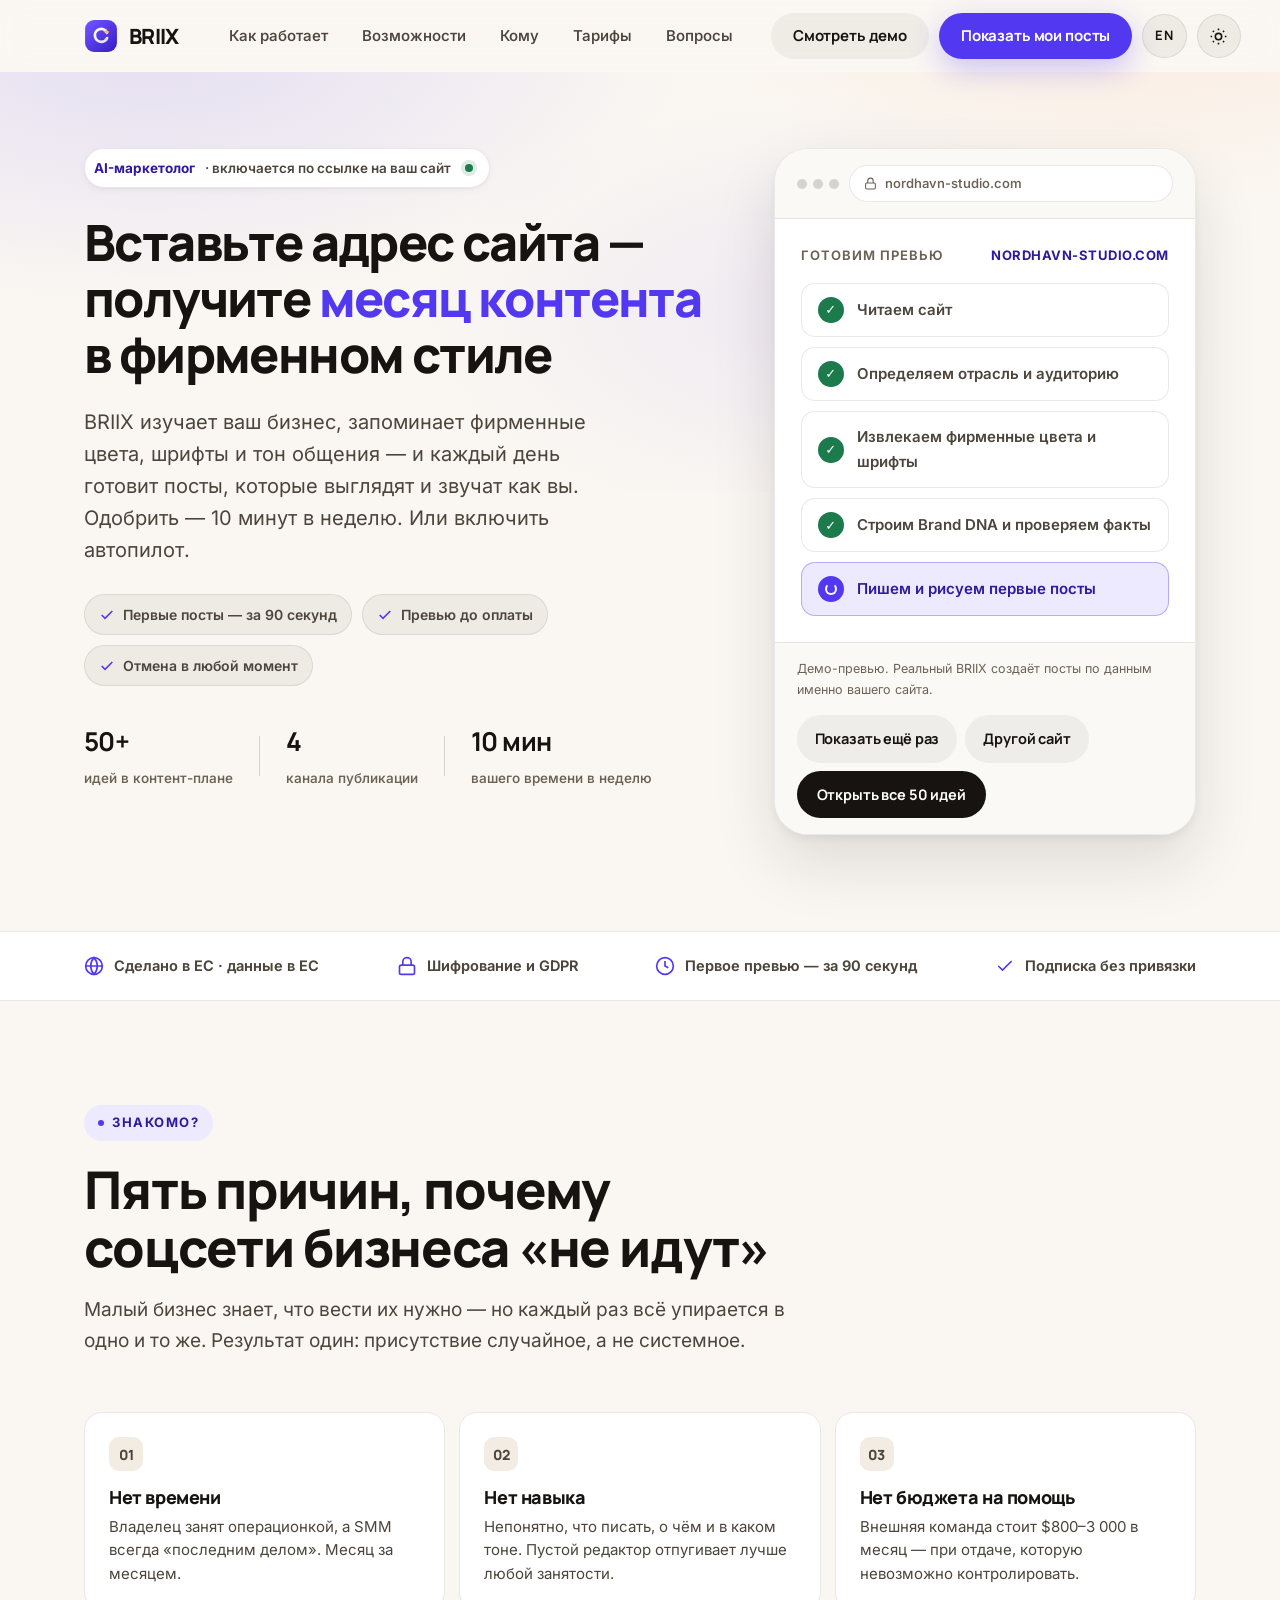
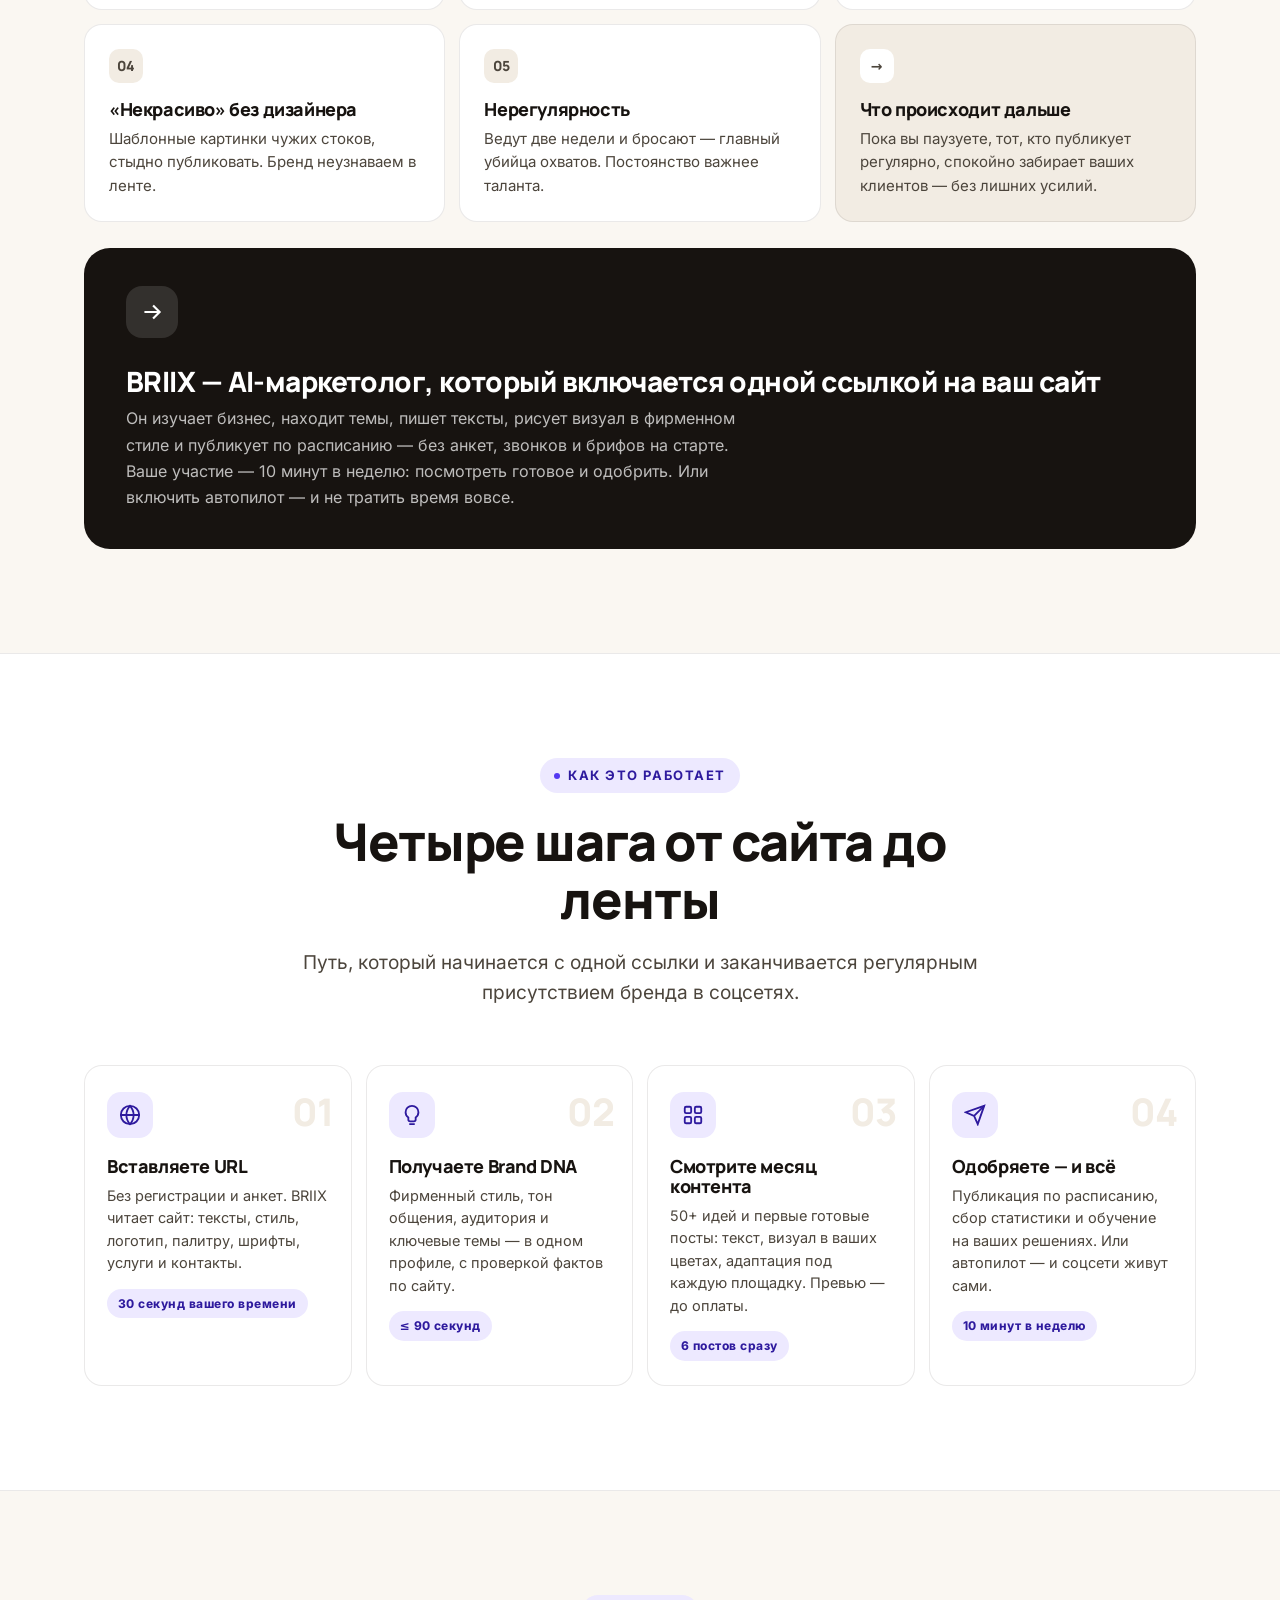
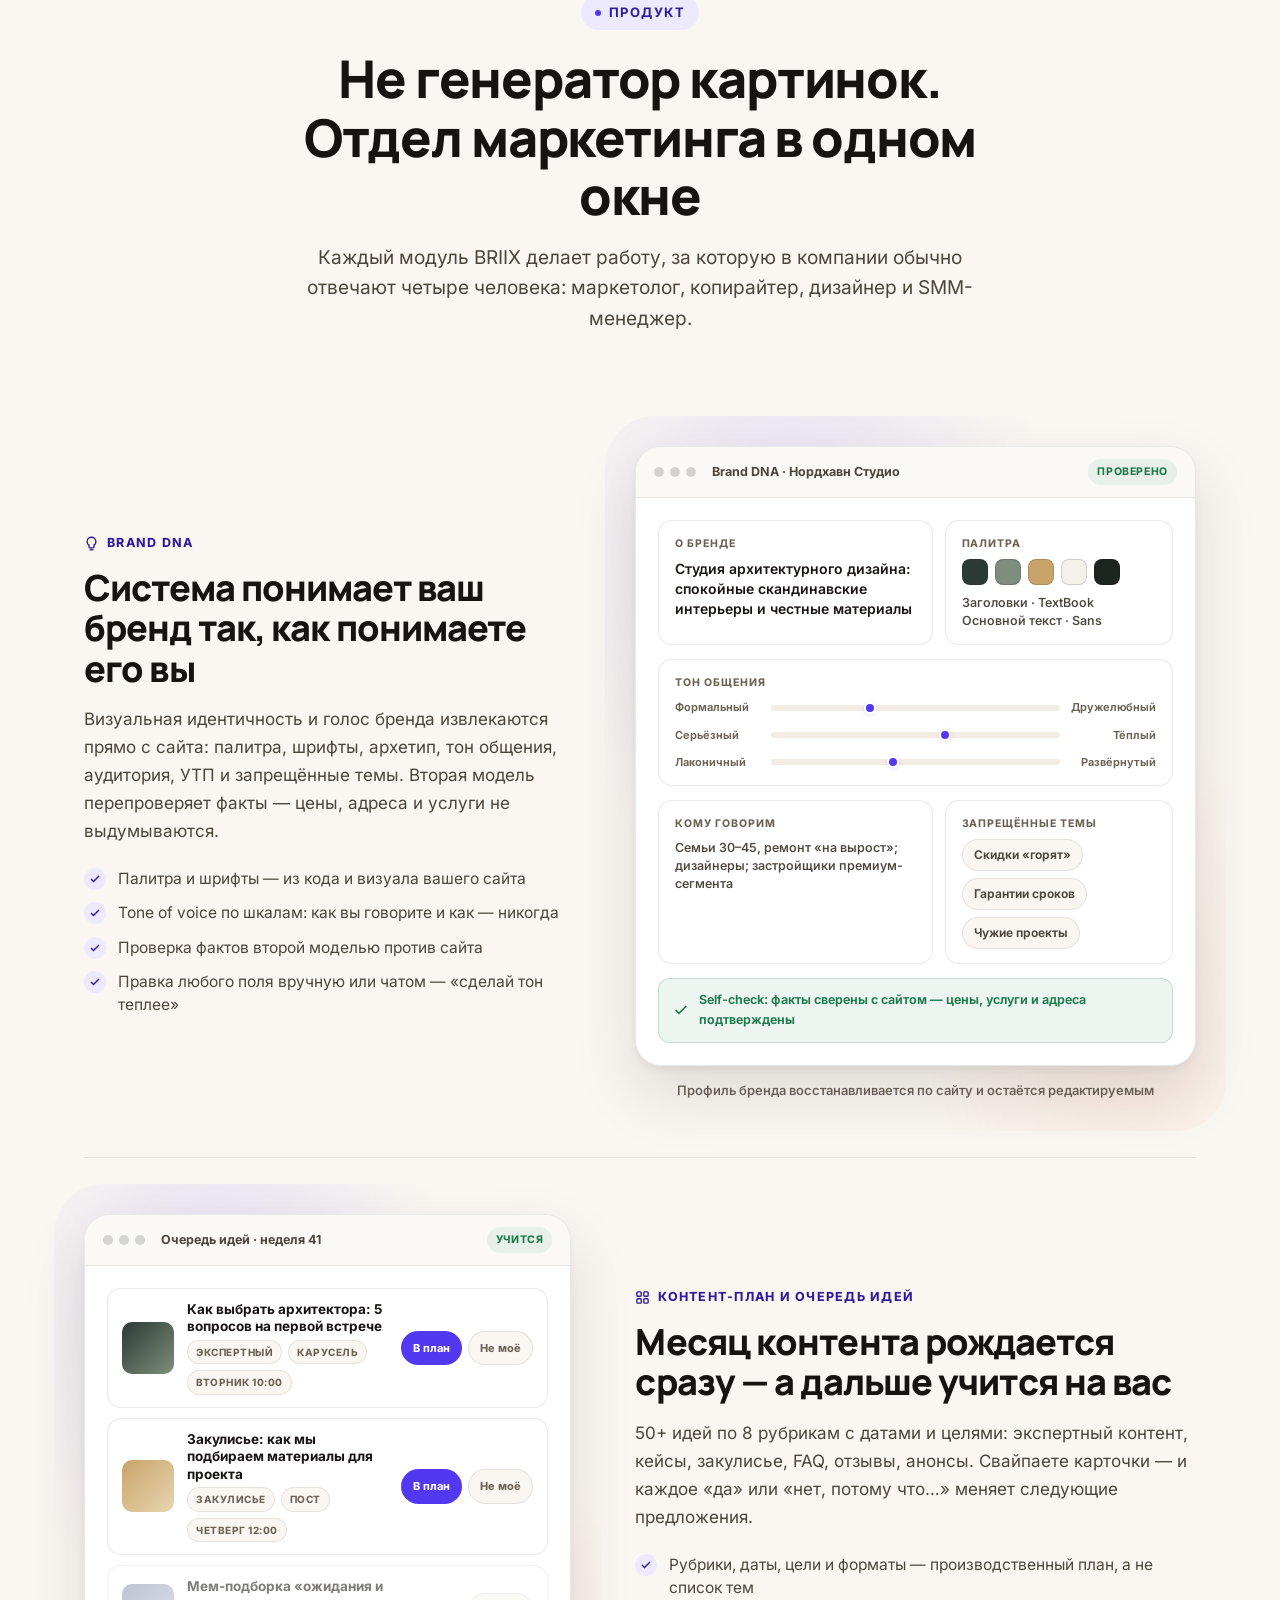
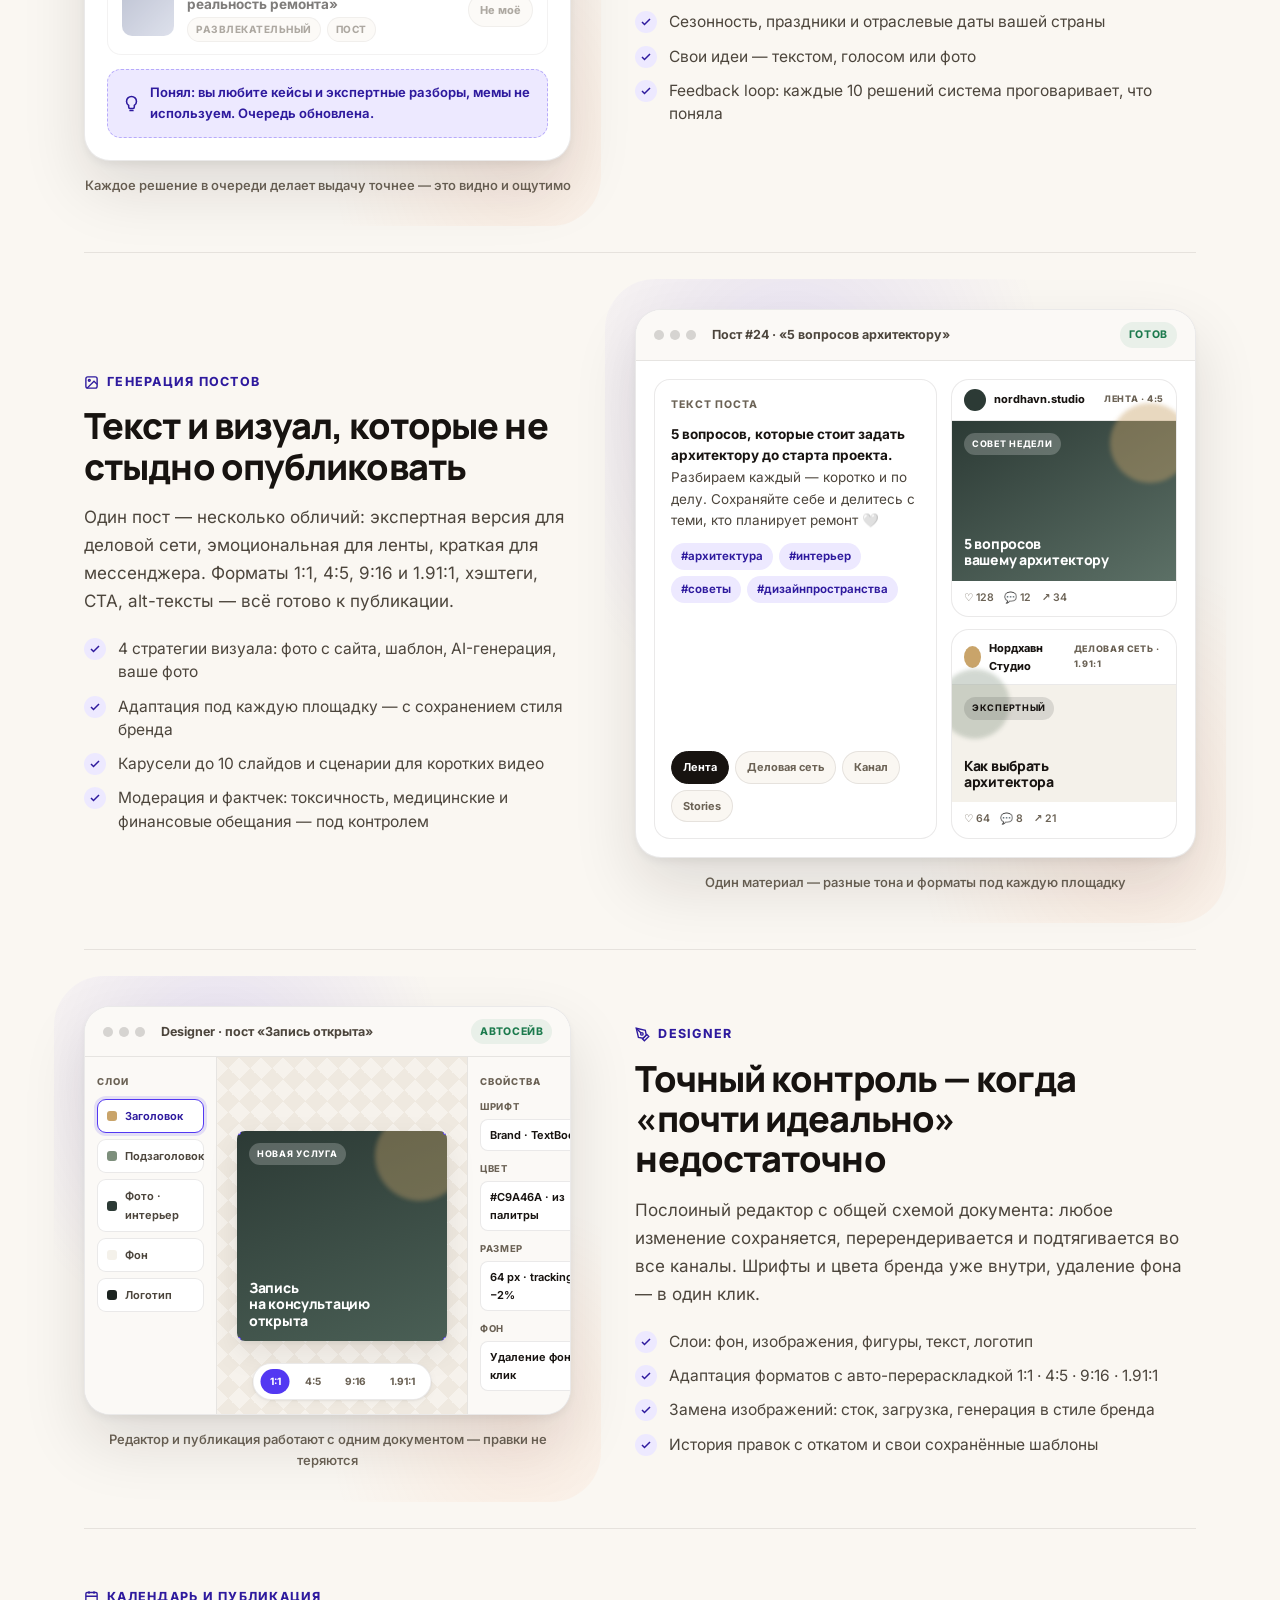
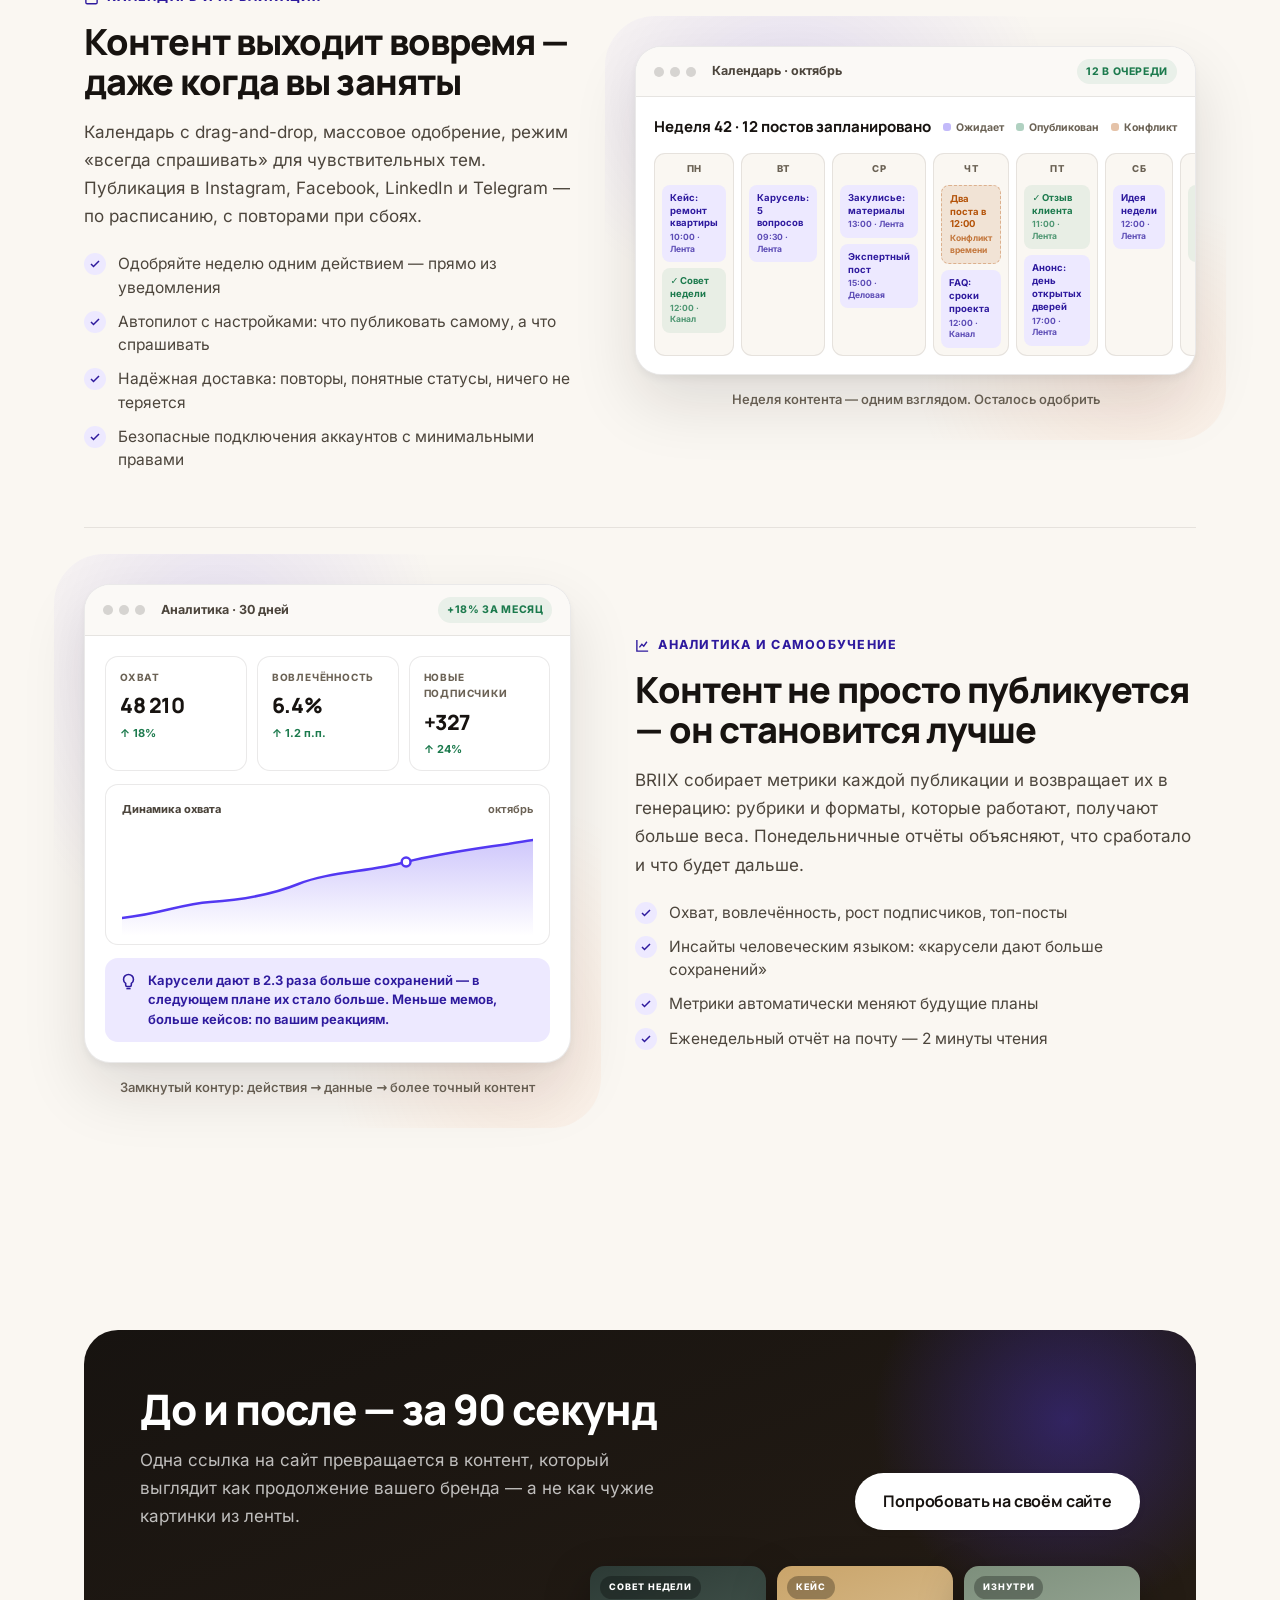
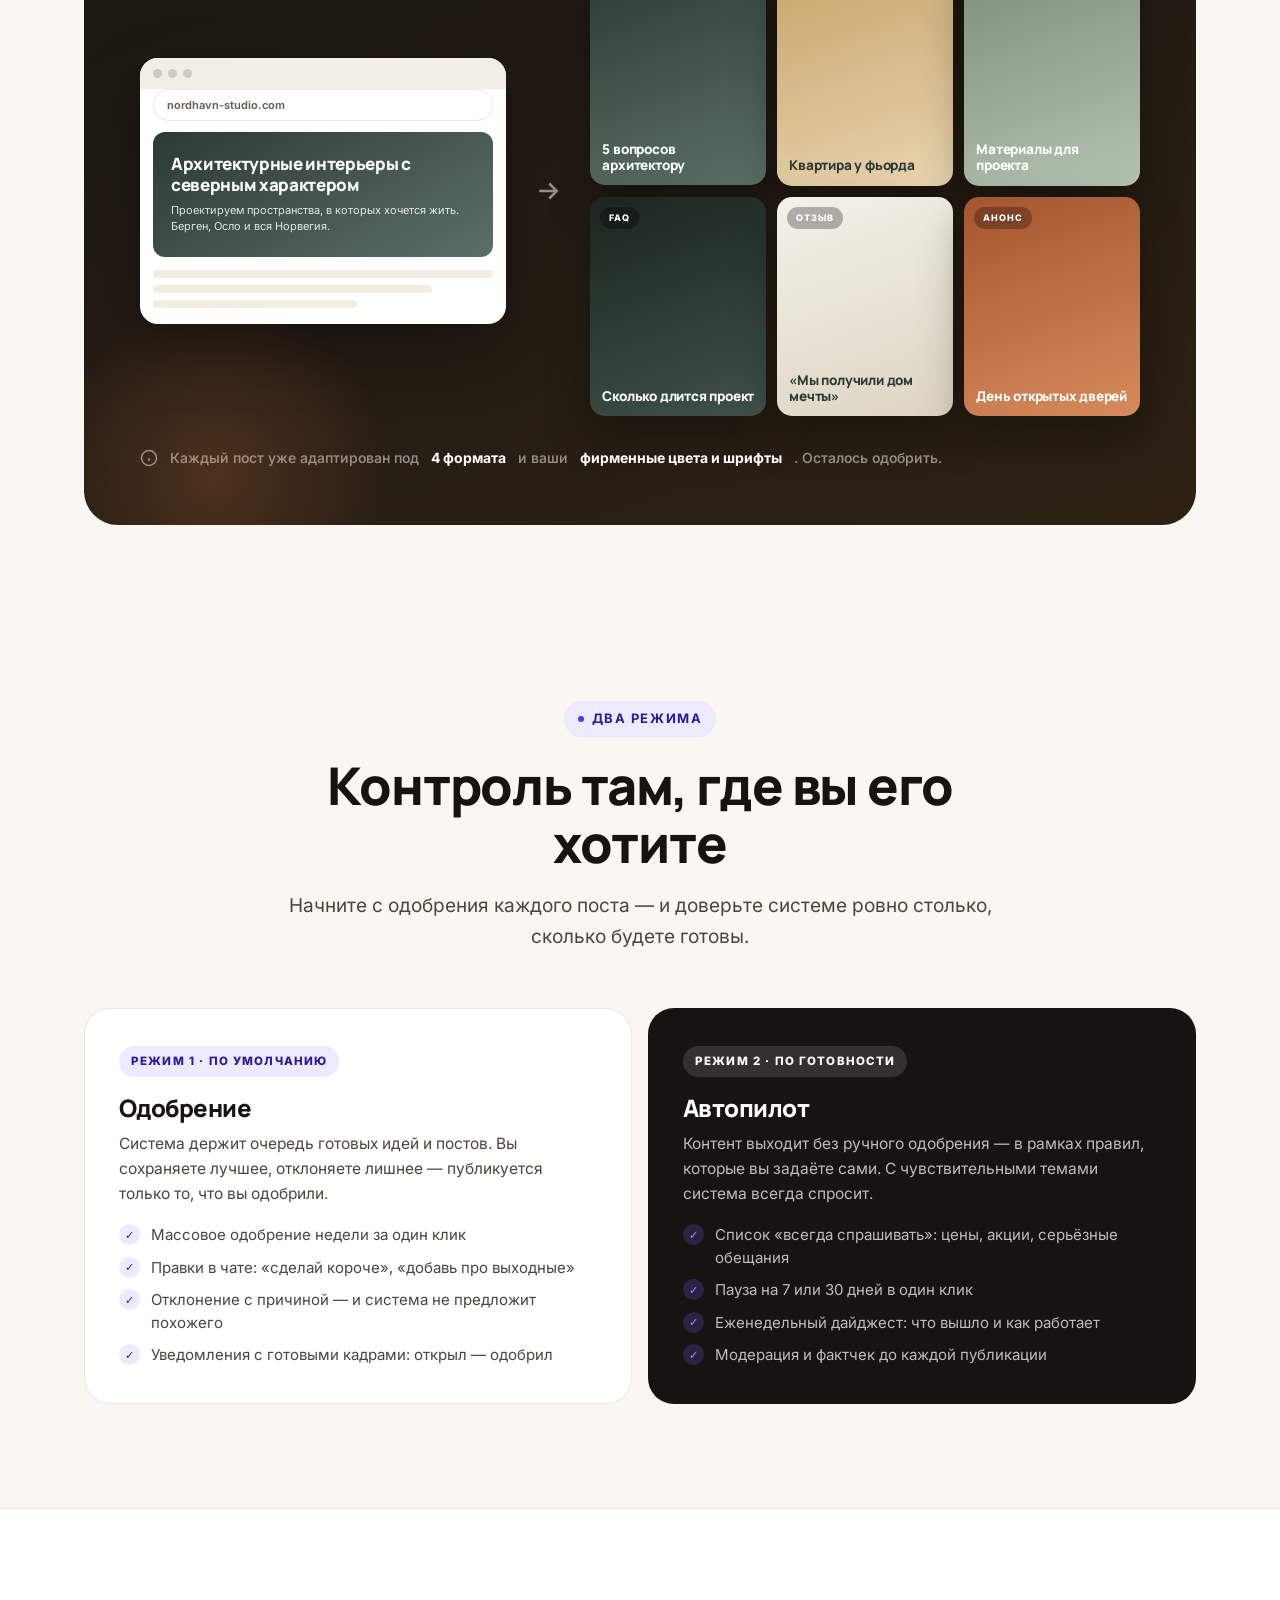
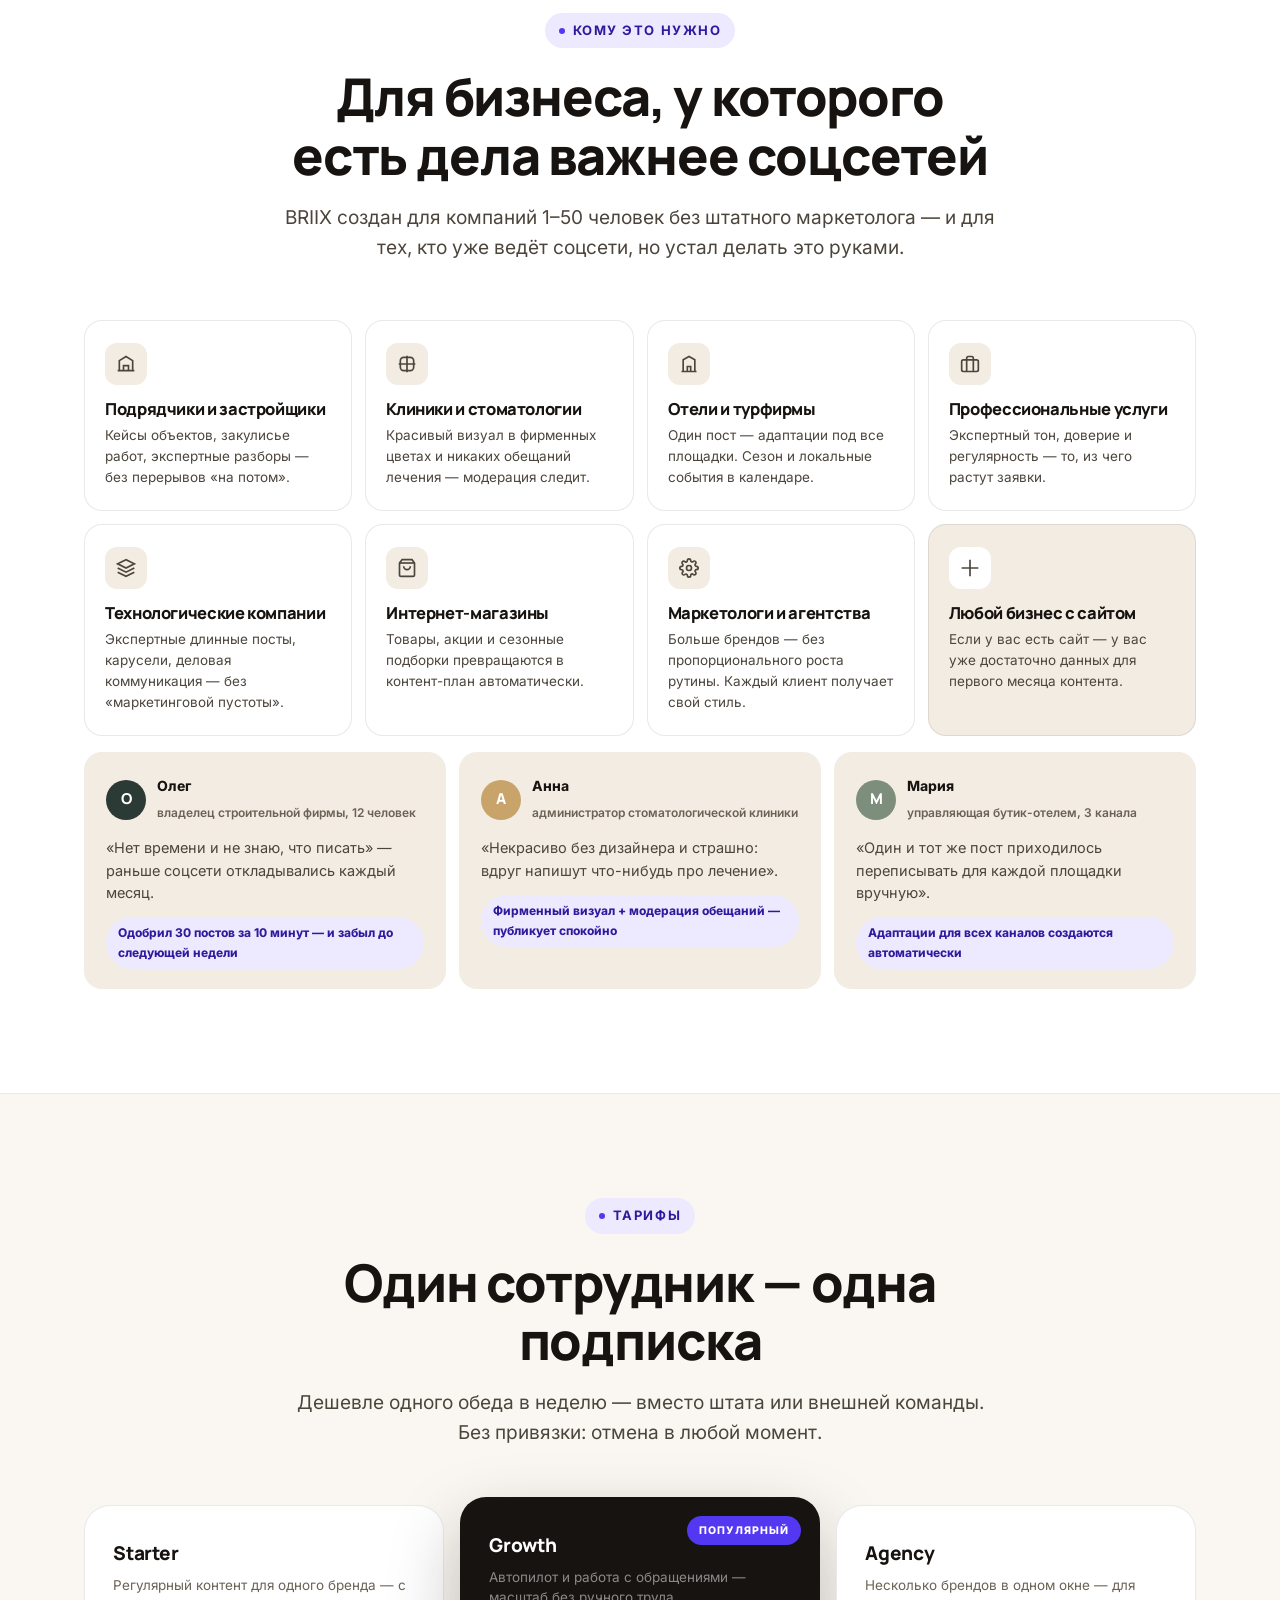
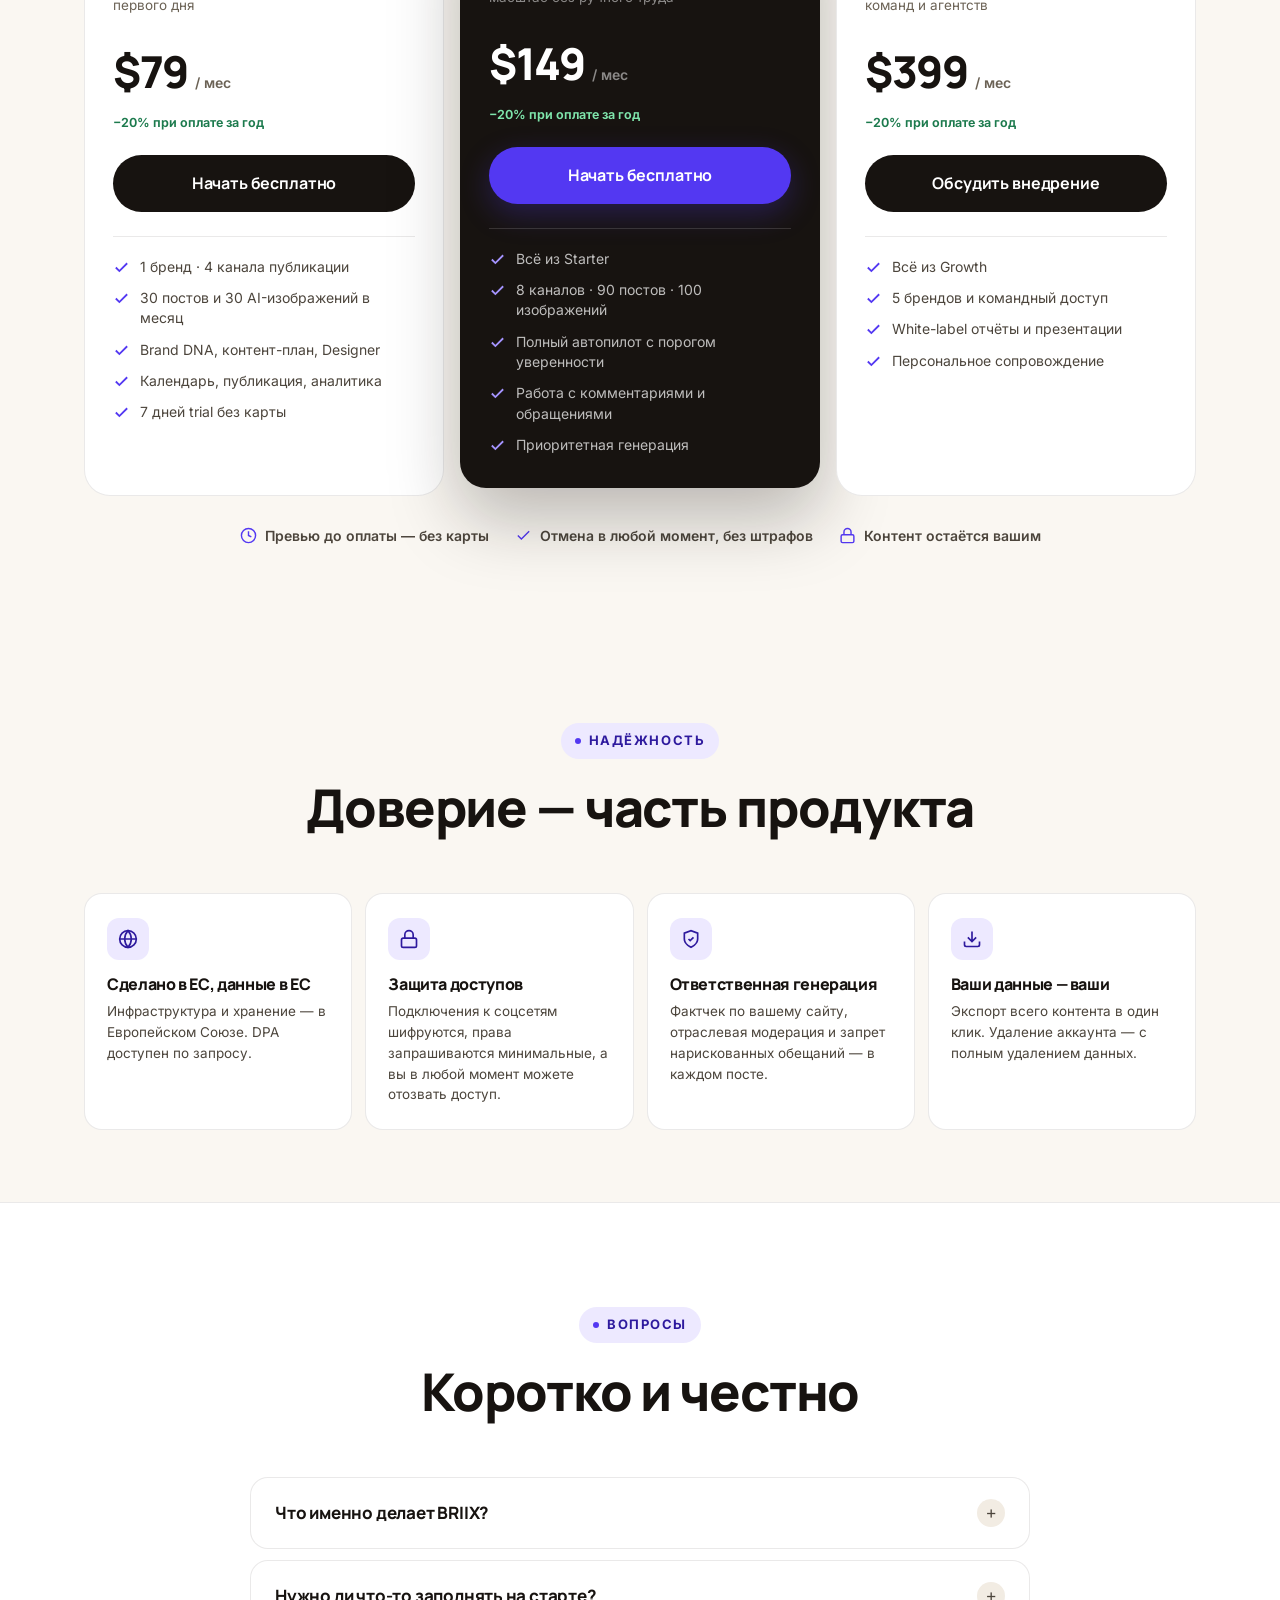
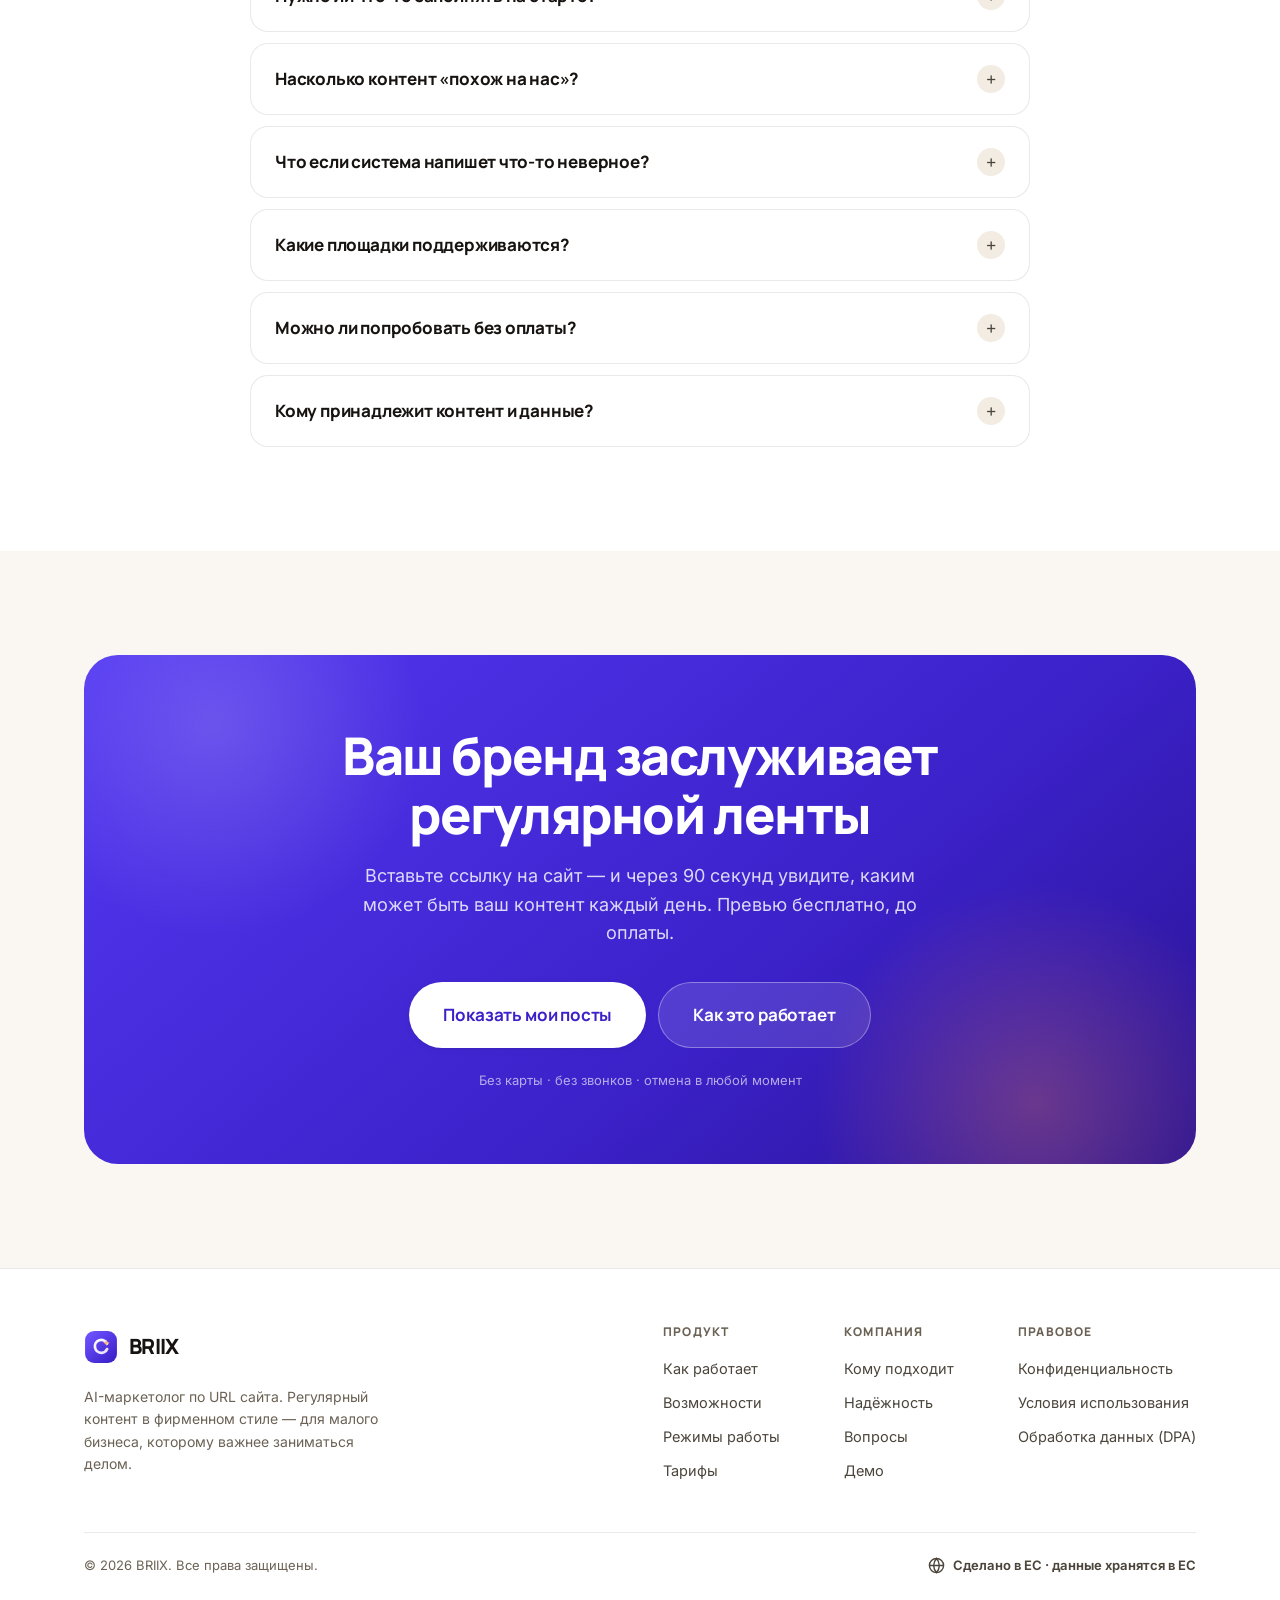
<file: index.html>
<!DOCTYPE html>
<html lang="ru">
<head>
<link rel="alternate" hreflang="ru" href="https://rucorp.github.io/briix/">
<link rel="alternate" hreflang="en" href="https://rucorp.github.io/briix/en/">
<link rel="alternate" hreflang="x-default" href="https://rucorp.github.io/briix/">
<meta charset="UTF-8">
<meta name="viewport" content="width=device-width, initial-scale=1.0">
<title>BRIIX — AI-маркетолог по URL сайта</title>
<meta name="description" content="BRIIX изучает сайт вашего бизнеса и создаёт месяц контента в фирменном стиле: тексты, визуалы, план публикаций и аналитика. Вставьте ссылку — получите первые посты за 90 секунд.">
<meta property="og:title" content="BRIIX — ваш бренд на автопилоте">
<meta property="og:description" content="Вставьте адрес сайта — через 90 секунд увидите свои первые посты в фирменном стиле.">
<meta property="og:type" content="website">
<meta property="og:image" content="https://rucorp.github.io/briix/assets/img/og-briix.jpg">
<meta name="twitter:card" content="summary_large_image">
<meta name="color-scheme" content="light dark">
<meta name="theme-color" content="#faf7f2" media="(prefers-color-scheme: light)">
<meta name="theme-color" content="#0f0c09" media="(prefers-color-scheme: dark)">
<script>
  /* Без мигания: тема ставится до загрузки CSS */
  (function () {
    try {
      var t = localStorage.getItem('briix-theme');
      if (t !== 'light' && t !== 'dark') {
        t = window.matchMedia && window.matchMedia('(prefers-color-scheme: dark)').matches ? 'dark' : 'light';
      }
      document.documentElement.dataset.theme = t;
    } catch (e) {}
  })();
</script>
<link rel="icon" href="assets/img/favicon.svg" type="image/svg+xml">
<link rel="preload" href="assets/fonts/inter-cyrillic-wght-normal.woff2" as="font" type="font/woff2" crossorigin>
<link rel="preload" href="assets/fonts/manrope-cyrillic-wght-normal.woff2" as="font" type="font/woff2" crossorigin>
<link rel="stylesheet" href="assets/css/main.css">
</head>
<body>

<!-- ================= HEADER ================= -->
<header class="site-header">
  <div class="container header-inner">
    <a class="logo" href="#top" aria-label="BRIIX — на главную">
      <img class="logo-mark" src="assets/img/logo.svg" alt="">
      BRIIX
    </a>
    <nav class="nav" id="site-menu" aria-label="Основная навигация">
      <a href="#how">Как работает</a>
      <a href="#product">Возможности</a>
      <a href="#audience">Кому</a>
      <a href="#pricing">Тарифы</a>
      <a href="#faq">Вопросы</a>
      <a class="btn btn-primary nav-cta" href="#demo">Показать мои посты</a>
    </nav>
    <div class="header-cta">
      <a class="btn btn-ghost" href="#demo">Смотреть демо</a>
      <a class="btn btn-primary" href="#demo">Показать мои посты</a>
      <a class="lang-toggle" href="en/index.html" hreflang="en" lang="en" title="English" aria-label="Переключить язык" onclick="try{localStorage.setItem('briix-lang','en')}catch(e){}">EN</a>
        <button class="theme-toggle" type="button" aria-label="Переключить тему" title="Переключить тему">
        <svg class="icon-sun" viewBox="0 0 24 24" fill="none" stroke="currentColor" stroke-width="2" aria-hidden="true"><circle cx="12" cy="12" r="4"/><path d="M12 2v2M12 20v2M4.9 4.9l1.4 1.4M17.7 17.7l1.4 1.4M2 12h2M20 12h2M4.9 19.1l1.4-1.4M17.7 6.3l1.4-1.4"/></svg>
        <svg class="icon-moon" viewBox="0 0 24 24" fill="none" stroke="currentColor" stroke-width="2" aria-hidden="true"><path d="M21 12.8A9 9 0 1 1 11.2 3a7 7 0 0 0 9.8 9.8z"/></svg>
      </button>
    </div>
    <button class="burger" type="button" aria-controls="site-menu" aria-expanded="false" aria-label="Меню"><span></span></button>
  </div>
</header>

<main id="top">

<!-- ================= HERO ================= -->
<section class="hero">
  <div class="container hero-grid">
    <div class="hero-copy">
      <div class="hero-badge">
        <b>AI-маркетолог</b> · включается по ссылке на ваш сайт
        <span class="dot"></span>
      </div>
      <h1>Вставьте адрес сайта —<br>получите <span class="line2">месяц контента</span> в фирменном стиле</h1>
      <p class="hero-sub">
        BRIIX изучает ваш бизнес, запоминает фирменные цвета, шрифты и тон общения —
        и каждый день готовит посты, которые выглядят и звучат как вы.
        Одобрить — 10 минут в неделю. Или включить автопилот.
      </p>
      <div class="hero-points">
        <span class="hero-point"><svg viewBox="0 0 24 24" fill="none" stroke="currentColor" stroke-width="2.4"><path d="M20 6 9 17l-5-5"/></svg>Первые посты — за 90 секунд</span>
        <span class="hero-point"><svg viewBox="0 0 24 24" fill="none" stroke="currentColor" stroke-width="2.4"><path d="M20 6 9 17l-5-5"/></svg>Превью до оплаты</span>
        <span class="hero-point"><svg viewBox="0 0 24 24" fill="none" stroke="currentColor" stroke-width="2.4"><path d="M20 6 9 17l-5-5"/></svg>Отмена в любой момент</span>
      </div>
      <div class="hero-meta">
        <div class="stat"><b>50+</b><span>идей в контент-плане</span></div>
        <div class="divider"></div>
        <div class="stat"><b>4</b><span>канала публикации</span></div>
        <div class="divider"></div>
        <div class="stat"><b>10 мин</b><span>вашего времени в неделю</span></div>
      </div>
    </div>

    <!-- ===== Live demo card ===== -->
    <div class="demo-card" id="demo">
      <div class="demo-head">
        <div class="demo-dots"><i></i><i></i><i></i></div>
        <div class="url-chip"><svg viewBox="0 0 24 24" fill="none" stroke="currentColor" stroke-width="2"><rect x="3" y="11" width="18" height="11" rx="2"/><path d="M7 11V7a5 5 0 0 1 10 0v4"/></svg>
          <span id="demo-url-chip">app.briix.com/preview</span>
        </div>
      </div>

      <!-- Idle: URL form -->
      <div class="demo-body" id="demo-idle">
        <div class="demo-step-label"><span>Шаг 1 из 1</span><b>Попробуйте на своём сайте</b></div>
        <form class="url-form" id="demo-form" style="margin-top:16px" novalidate>
          <div class="url-input-wrap">
            <svg viewBox="0 0 24 24" fill="none" stroke="currentColor" stroke-width="2"><circle cx="12" cy="12" r="10"/><path d="M2 12h20M12 2a15.3 15.3 0 0 1 4 10 15.3 15.3 0 0 1-4 10 15.3 15.3 0 0 1-4-10 15.3 15.3 0 0 1 4-10z"/></svg>
            <input id="demo-url" type="text" inputmode="url" autocomplete="url" placeholder="example.com" aria-label="Адрес сайта">
          </div>
          <button class="btn btn-primary" type="submit">Показать мои посты</button>
        </form>
        <div class="demo-hint">
          Готовые демо-бренды с полным контентом:
          <button class="try" data-try-domain="nordhavn-studio.com">nordhavn-studio.com</button>
          <button class="try" data-try-domain="vela-clinic.com">vela-clinic.com</button>
          <button class="try" data-try-domain="lumina-skin.com">lumina-skin.com</button>
        </div>
      </div>

      <!-- Generation progress -->
      <div class="demo-body" id="demo-gen" hidden>
        <div class="demo-step-label"><span>Готовим превью</span><b id="demo-domain">—</b></div>
        <div class="gen-steps" style="margin-top:16px">
          <div class="gen-step"><span class="mark"></span>Читаем сайт</div>
          <div class="gen-step"><span class="mark"></span>Определяем отрасль и аудиторию</div>
          <div class="gen-step"><span class="mark"></span>Извлекаем фирменные цвета и шрифты</div>
          <div class="gen-step"><span class="mark"></span>Строим Brand DNA и проверяем факты</div>
          <div class="gen-step"><span class="mark"></span>Пишем и рисуем первые посты</div>
        </div>
      </div>

      <!-- Result preview -->
      <div class="demo-body" id="demo-result" hidden>
        <div class="demo-step-label"><span>Готово · 6 постов из 50+</span><b>Ваш Brand DNA</b></div>
        <div class="preview-wrap" style="margin-top:14px">
          <div class="brand-card" id="demo-brand"></div>
          <div class="posts-grid" id="demo-posts"></div>
          <div class="plan-teaser" id="demo-plan" hidden>
            <div class="pt-head">
              <b>Контент-план: 50+ идей на месяц</b>
              <span>ещё 44 идеи в очереди</span>
            </div>
            <div class="pt-items">
              <div class="pt-item"><i class="pt-num">07</i><div><b>Сезонный гид: что важно знать в этом месяце</b><span>Экспертный · карусель · вторник</span></div></div>
              <div class="pt-item"><i class="pt-num">08</i><div><b>Отвечаем на частый вопрос о ценах</b><span>FAQ · пост · четверг</span></div></div>
              <div class="pt-item locked"><i class="pt-num">09</i><div><b>Идея, которая станет вашей визитной карточкой</b><span>История · пост · суббота</span></div></div>
            </div>
          </div>
        </div>
      </div>

      <div class="demo-footer">
        <div class="note">Демо-превью. Реальный BRIIX создаёт посты по данным именно вашего сайта.</div>
        <div style="display:flex;gap:8px;flex-wrap:wrap">
          <button class="btn btn-ghost" id="demo-restart" style="padding:12px 18px;font-size:14.5px">Показать ещё раз</button>
          <button class="btn btn-ghost" id="demo-change" style="padding:12px 18px;font-size:14.5px">Другой сайт</button>
          <a class="btn btn-dark" href="#pricing" data-cta-toast>Открыть все 50 идей</a>
        </div>
      </div>
    </div>
  </div>
</section>

<!-- ================= TRUST STRIP ================= -->
<div class="trust-strip">
  <div class="container trust-row">
    <div class="trust-item"><svg viewBox="0 0 24 24" fill="none" stroke="currentColor" stroke-width="2"><circle cx="12" cy="12" r="10"/><path d="M2 12h20M12 2a15.3 15.3 0 0 1 4 10 15.3 15.3 0 0 1-4 10 15.3 15.3 0 0 1-4-10 15.3 15.3 0 0 1 4-10z"/></svg>Сделано в ЕС · данные в ЕС</div>
    <div class="trust-item"><svg viewBox="0 0 24 24" fill="none" stroke="currentColor" stroke-width="2"><rect x="3" y="11" width="18" height="11" rx="2"/><path d="M7 11V7a5 5 0 0 1 10 0v4"/></svg>Шифрование и GDPR</div>
    <div class="trust-item"><svg viewBox="0 0 24 24" fill="none" stroke="currentColor" stroke-width="2"><circle cx="12" cy="12" r="10"/><path d="M12 6v6l4 2"/></svg>Первое превью — за 90 секунд</div>
    <div class="trust-item"><svg viewBox="0 0 24 24" fill="none" stroke="currentColor" stroke-width="2"><path d="M20 6 9 17l-5-5"/></svg>Подписка без привязки</div>
  </div>
</div>

<!-- ================= PROBLEM ================= -->
<section class="section" id="problem">
  <div class="container">
    <div class="section-head reveal">
      <div class="eyebrow">Знакомо?</div>
      <h2 class="section-title">Пять причин, почему соцсети бизнеса «не идут»</h2>
      <p class="section-sub">Малый бизнес знает, что вести их нужно — но каждый раз всё упирается в одно и то же. Результат один: присутствие случайное, а не системное.</p>
    </div>
    <div class="problem-wrap reveal">
      <div class="trap-card"><div class="n">01</div><h3>Нет времени</h3><p>Владелец занят операционкой, а SMM всегда «последним делом». Месяц за месяцем.</p></div>
      <div class="trap-card"><div class="n">02</div><h3>Нет навыка</h3><p>Непонятно, что писать, о чём и в каком тоне. Пустой редактор отпугивает лучше любой занятости.</p></div>
      <div class="trap-card"><div class="n">03</div><h3>Нет бюджета на помощь</h3><p>Внешняя команда стоит $800–3 000 в месяц — при отдаче, которую невозможно контролировать.</p></div>
      <div class="trap-card"><div class="n">04</div><h3>«Некрасиво» без дизайнера</h3><p>Шаблонные картинки чужих стоков, стыдно публиковать. Бренд неузнаваем в ленте.</p></div>
      <div class="trap-card"><div class="n">05</div><h3>Нерегулярность</h3><p>Ведут две недели и бросают — главный убийца охватов. Постоянство важнее таланта.</p></div>
      <div class="trap-card" style="background:var(--bg-deep)"><div class="n" style="background:var(--card)">→</div><h3>Что происходит дальше</h3><p>Пока вы паузуете, тот, кто публикует регулярно, спокойно забирает ваших клиентов — без лишних усилий.</p></div>
    </div>
    <div class="problem-solution reveal">
      <div class="arrow-ico">
        <svg width="26" height="26" viewBox="0 0 24 24" fill="none" stroke="currentColor" stroke-width="2"><path d="M5 12h14M13 6l6 6-6 6"/></svg>
      </div>
      <div>
        <h3>BRIIX — AI-маркетолог, который включается одной ссылкой на ваш сайт</h3>
        <p>Он изучает бизнес, находит темы, пишет тексты, рисует визуал в фирменном стиле и публикует по расписанию — без анкет, звонков и брифов на старте. Ваше участие — 10 минут в неделю: посмотреть готовое и одобрить. Или включить автопилот — и не тратить время вовсе.</p>
      </div>
    </div>
  </div>
</section>

<!-- ================= HOW IT WORKS ================= -->
<section class="section" id="how" style="background:var(--surface);border-block:1px solid var(--line)">
  <div class="container">
    <div class="section-head center reveal">
      <div class="eyebrow">Как это работает</div>
      <h2 class="section-title">Четыре шага от сайта до ленты</h2>
      <p class="section-sub">Путь, который начинается с одной ссылки и заканчивается регулярным присутствием бренда в соцсетях.</p>
    </div>
    <div class="steps reveal">
      <div class="step-card">
        <div class="ico"><svg viewBox="0 0 24 24" fill="none" stroke="currentColor" stroke-width="2"><circle cx="12" cy="12" r="10"/><path d="M2 12h20M12 2a15.3 15.3 0 0 1 4 10 15.3 15.3 0 0 1-4 10 15.3 15.3 0 0 1-4-10 15.3 15.3 0 0 1 4-10z"/></svg></div>
        <h3>Вставляете URL</h3>
        <p>Без регистрации и анкет. BRIIX читает сайт: тексты, стиль, логотип, палитру, шрифты, услуги и контакты.</p>
        <span class="time-badge">30 секунд вашего времени</span>
      </div>
      <div class="step-card">
        <div class="ico"><svg viewBox="0 0 24 24" fill="none" stroke="currentColor" stroke-width="2"><path d="M12 2a7 7 0 0 1 7 7c0 2.4-1.2 4.5-3 5.7V17a2 2 0 0 1-2 2h-4a2 2 0 0 1-2-2v-2.3c-1.8-1.2-3-3.3-3-5.7a7 7 0 0 1 7-7z"/><path d="M9 22h6"/></svg></div>
        <h3>Получаете Brand DNA</h3>
        <p>Фирменный стиль, тон общения, аудитория и ключевые темы — в одном профиле, с проверкой фактов по сайту.</p>
        <span class="time-badge">≤ 90 секунд</span>
      </div>
      <div class="step-card">
        <div class="ico"><svg viewBox="0 0 24 24" fill="none" stroke="currentColor" stroke-width="2"><rect x="3" y="3" width="7" height="7" rx="1.5"/><rect x="14" y="3" width="7" height="7" rx="1.5"/><rect x="3" y="14" width="7" height="7" rx="1.5"/><rect x="14" y="14" width="7" height="7" rx="1.5"/></svg></div>
        <h3>Смотрите месяц контента</h3>
        <p>50+ идей и первые готовые посты: текст, визуал в ваших цветах, адаптация под каждую площадку. Превью — до оплаты.</p>
        <span class="time-badge">6 постов сразу</span>
      </div>
      <div class="step-card">
        <div class="ico"><svg viewBox="0 0 24 24" fill="none" stroke="currentColor" stroke-width="2"><path d="M22 2 11 13"/><path d="M22 2 15 22l-4-9-9-4 20-7z"/></svg></div>
        <h3>Одобряете — и всё</h3>
        <p>Публикация по расписанию, сбор статистики и обучение на ваших решениях. Или автопилот — и соцсети живут сами.</p>
        <span class="time-badge">10 минут в неделю</span>
      </div>
    </div>
  </div>
</section>

<!-- ================= PRODUCT / FEATURES ================= -->
<section class="section" id="product">
  <div class="container">
    <div class="section-head center reveal">
      <div class="eyebrow">Продукт</div>
      <h2 class="section-title">Не генератор картинок.<br>Отдел маркетинга в одном окне</h2>
      <p class="section-sub">Каждый модуль BRIIX делает работу, за которую в компании обычно отвечают четыре человека: маркетолог, копирайтер, дизайнер и SMM-менеджер.</p>
    </div>

    <!-- Feature 1: Brand DNA -->
    <div class="feature-row reveal">
      <div class="feature-copy">
        <div class="mini-eyebrow"><svg viewBox="0 0 24 24" fill="none" stroke="currentColor" stroke-width="2.2"><path d="M12 2a7 7 0 0 1 7 7c0 2.4-1.2 4.5-3 5.7V17a2 2 0 0 1-2 2h-4a2 2 0 0 1-2-2v-2.3c-1.8-1.2-3-3.3-3-5.7a7 7 0 0 1 7-7z"/><path d="M9 22h6"/></svg>Brand DNA</div>
        <h3>Система понимает ваш бренд так, как понимаете его вы</h3>
        <p>Визуальная идентичность и голос бренда извлекаются прямо с сайта: палитра, шрифты, архетип, тон общения, аудитория, УТП и запрещённые темы. Вторая модель перепроверяет факты — цены, адреса и услуги не выдумываются.</p>
        <ul class="feature-list">
          <li><span class="tick"><svg viewBox="0 0 24 24" fill="none" stroke="currentColor" stroke-width="3"><path d="M20 6 9 17l-5-5"/></svg></span>Палитра и шрифты — из кода и визуала вашего сайта</li>
          <li><span class="tick"><svg viewBox="0 0 24 24" fill="none" stroke="currentColor" stroke-width="3"><path d="M20 6 9 17l-5-5"/></svg></span>Tone of voice по шкалам: как вы говорите и как — никогда</li>
          <li><span class="tick"><svg viewBox="0 0 24 24" fill="none" stroke="currentColor" stroke-width="3"><path d="M20 6 9 17l-5-5"/></svg></span>Проверка фактов второй моделью против сайта</li>
          <li><span class="tick"><svg viewBox="0 0 24 24" fill="none" stroke="currentColor" stroke-width="3"><path d="M20 6 9 17l-5-5"/></svg></span>Правка любого поля вручную или чатом — «сделай тон теплее»</li>
        </ul>
      </div>
      <div class="feature-visual">
        <div class="visual-glow"></div>
        <div class="visual-frame">
          <div class="mock-appbar">
            <div class="demo-dots"><i></i><i></i><i></i></div>
            <div class="t" style="margin-left:8px">Brand DNA · Нордхавн Студио</div>
            <div class="pill">Проверено</div>
          </div>
          <div class="mock-pad">
            <div class="dna-grid">
              <div class="dna-box">
                <div class="k">О бренде</div>
                <div class="v">Студия архитектурного дизайна: спокойные скандинавские интерьеры и честные материалы</div>
              </div>
              <div class="dna-box">
                <div class="k">Палитра</div>
                <div class="palette-row" style="margin-top:2px">
                  <span class="sw" style="background:#2c3a35"></span>
                  <span class="sw" style="background:#7d8f7c"></span>
                  <span class="sw" style="background:#c9a46a"></span>
                  <span class="sw" style="background:#f4f1ea"></span>
                  <span class="sw" style="background:#1c2420"></span>
                </div>
                <div class="v small" style="margin-top:9px">Заголовки · TextBook<br>Основной текст · Sans</div>
              </div>
            </div>
            <div class="dna-box">
              <div class="k">Тон общения</div>
              <div class="dna-scales">
                <div class="scale-row"><span>Формальный</span><div class="track"><i style="left:32%"></i></div><span class="r">Дружелюбный</span></div>
                <div class="scale-row"><span>Серьёзный</span><div class="track"><i style="left:58%"></i></div><span class="r">Тёплый</span></div>
                <div class="scale-row"><span>Лаконичный</span><div class="track"><i style="left:40%"></i></div><span class="r">Развёрнутый</span></div>
              </div>
            </div>
            <div class="dna-grid">
              <div class="dna-box">
                <div class="k">Кому говорим</div>
                <div class="v small">Семьи 30–45, ремонт «на вырост»; дизайнеры; застройщики премиум-сегмента</div>
              </div>
              <div class="dna-box">
                <div class="k">Запрещённые темы</div>
                <div class="dna-chips"><span class="dna-chip">Скидки «горят»</span><span class="dna-chip">Гарантии сроков</span><span class="dna-chip">Чужие проекты</span></div>
              </div>
            </div>
            <div class="selfcheck">
              <svg viewBox="0 0 24 24" fill="none" stroke="currentColor" stroke-width="2.4"><path d="M20 6 9 17l-5-5"/></svg>
              Self-check: факты сверены с сайтом — цены, услуги и адреса подтверждены
            </div>
          </div>
        </div>
        <div class="visual-caption">Профиль бренда восстанавливается по сайту и остаётся редактируемым</div>
      </div>
    </div>

    <!-- Feature 2: Content plan & Idea Queue -->
    <div class="feature-row rev reveal">
      <div class="feature-copy">
        <div class="mini-eyebrow"><svg viewBox="0 0 24 24" fill="none" stroke="currentColor" stroke-width="2.2"><rect x="3" y="3" width="7" height="7" rx="1.5"/><rect x="14" y="3" width="7" height="7" rx="1.5"/><rect x="3" y="14" width="7" height="7" rx="1.5"/><rect x="14" y="14" width="7" height="7" rx="1.5"/></svg>Контент-план и очередь идей</div>
        <h3>Месяц контента рождается сразу — а дальше учится на вас</h3>
        <p>50+ идей по 8 рубрикам с датами и целями: экспертный контент, кейсы, закулисье, FAQ, отзывы, анонсы. Свайпаете карточки — и каждое «да» или «нет, потому что…» меняет следующие предложения.</p>
        <ul class="feature-list">
          <li><span class="tick"><svg viewBox="0 0 24 24" fill="none" stroke="currentColor" stroke-width="3"><path d="M20 6 9 17l-5-5"/></svg></span>Рубрики, даты, цели и форматы — производственный план, а не список тем</li>
          <li><span class="tick"><svg viewBox="0 0 24 24" fill="none" stroke="currentColor" stroke-width="3"><path d="M20 6 9 17l-5-5"/></svg></span>Сезонность, праздники и отраслевые даты вашей страны</li>
          <li><span class="tick"><svg viewBox="0 0 24 24" fill="none" stroke="currentColor" stroke-width="3"><path d="M20 6 9 17l-5-5"/></svg></span>Свои идеи — текстом, голосом или фото</li>
          <li><span class="tick"><svg viewBox="0 0 24 24" fill="none" stroke="currentColor" stroke-width="3"><path d="M20 6 9 17l-5-5"/></svg></span>Feedback loop: каждые 10 решений система проговаривает, что поняла</li>
        </ul>
      </div>
      <div class="feature-visual">
        <div class="visual-glow"></div>
        <div class="visual-frame">
          <div class="mock-appbar">
            <div class="demo-dots"><i></i><i></i><i></i></div>
            <div class="t" style="margin-left:8px">Очередь идей · неделя 41</div>
            <div class="pill">Учится</div>
          </div>
          <div class="mock-pad">
            <div class="idea-list">
              <div class="idea-item">
                <div class="thumb" style="background:linear-gradient(135deg,#2c3a35,#7d8f7c)"></div>
                <div class="info">
                  <div class="t">Как выбрать архитектора: 5 вопросов на первой встрече</div>
                  <div class="m"><span>Экспертный</span><span>Карусель</span><span>Вторник 10:00</span></div>
                </div>
                <div class="acts"><b class="yes">В план</b><b>Не моё</b></div>
              </div>
              <div class="idea-item">
                <div class="thumb" style="background:linear-gradient(135deg,#c9a46a,#e8d5b0)"></div>
                <div class="info">
                  <div class="t">Закулисье: как мы подбираем материалы для проекта</div>
                  <div class="m"><span>Закулисье</span><span>Пост</span><span>Четверг 12:00</span></div>
                </div>
                <div class="acts"><b class="yes">В план</b><b>Не моё</b></div>
              </div>
              <div class="idea-item" style="opacity:.55">
                <div class="thumb" style="background:linear-gradient(135deg,#8a93b0,#c3c9dd)"></div>
                <div class="info">
                  <div class="t">Мем-подборка «ожидания и реальность ремонта»</div>
                  <div class="m"><span>Развлекательный</span><span>Пост</span></div>
                </div>
                <div class="acts"><b>Не моё</b></div>
              </div>
            </div>
            <div class="learning-note">
              <svg viewBox="0 0 24 24" fill="none" stroke="currentColor" stroke-width="2.2"><path d="M12 2a7 7 0 0 1 7 7c0 2.4-1.2 4.5-3 5.7V17a2 2 0 0 1-2 2h-4a2 2 0 0 1-2-2v-2.3c-1.8-1.2-3-3.3-3-5.7a7 7 0 0 1 7-7z"/><path d="M9 22h6"/></svg>
              Понял: вы любите кейсы и экспертные разборы, мемы не используем. Очередь обновлена.
            </div>
          </div>
        </div>
        <div class="visual-caption">Каждое решение в очереди делает выдачу точнее — это видно и ощутимо</div>
      </div>
    </div>

    <!-- Feature 3: Post generation -->
    <div class="feature-row reveal">
      <div class="feature-copy">
        <div class="mini-eyebrow"><svg viewBox="0 0 24 24" fill="none" stroke="currentColor" stroke-width="2.2"><rect x="3" y="3" width="18" height="18" rx="3"/><circle cx="8.5" cy="8.5" r="1.5"/><path d="m21 15-5-5L5 21"/></svg>Генерация постов</div>
        <h3>Текст и визуал, которые не стыдно опубликовать</h3>
        <p>Один пост — несколько обличий: экспертная версия для деловой сети, эмоциональная для ленты, краткая для мессенджера. Форматы 1:1, 4:5, 9:16 и 1.91:1, хэштеги, CTA, alt-тексты — всё готово к публикации.</p>
        <ul class="feature-list">
          <li><span class="tick"><svg viewBox="0 0 24 24" fill="none" stroke="currentColor" stroke-width="3"><path d="M20 6 9 17l-5-5"/></svg></span>4 стратегии визуала: фото с сайта, шаблон, AI-генерация, ваше фото</li>
          <li><span class="tick"><svg viewBox="0 0 24 24" fill="none" stroke="currentColor" stroke-width="3"><path d="M20 6 9 17l-5-5"/></svg></span>Адаптация под каждую площадку — с сохранением стиля бренда</li>
          <li><span class="tick"><svg viewBox="0 0 24 24" fill="none" stroke="currentColor" stroke-width="3"><path d="M20 6 9 17l-5-5"/></svg></span>Карусели до 10 слайдов и сценарии для коротких видео</li>
          <li><span class="tick"><svg viewBox="0 0 24 24" fill="none" stroke="currentColor" stroke-width="3"><path d="M20 6 9 17l-5-5"/></svg></span>Модерация и фактчек: токсичность, медицинские и финансовые обещания — под контролем</li>
        </ul>
      </div>
      <div class="feature-visual">
        <div class="visual-glow"></div>
        <div class="visual-frame">
          <div class="mock-appbar">
            <div class="demo-dots"><i></i><i></i><i></i></div>
            <div class="t" style="margin-left:8px">Пост #24 · «5 вопросов архитектору»</div>
            <div class="pill">Готов</div>
          </div>
          <div class="post-mock-wrap">
            <div class="post-text-pane">
              <div class="lbl">Текст поста</div>
              <div class="body"><b>5 вопросов, которые стоит задать архитектору до старта проекта.</b><br>Разбираем каждый — коротко и по делу. Сохраняйте себе и делитесь с теми, кто планирует ремонт 🤍</div>
              <div class="hashtags"><span>#архитектура</span><span>#интерьер</span><span>#советы</span><span>#дизайнпространства</span></div>
              <div class="channel-tabs"><b class="on">Лента</b><b>Деловая сеть</b><b>Канал</b><b>Stories</b></div>
            </div>
            <div class="phone-stack">
              <div class="phone">
                <div class="ph-top">
                  <div class="av" style="background:#2c3a35"></div>
                  <div class="nm">nordhavn.studio</div>
                  <div class="ch">Лента · 4:5</div>
                </div>
                <div class="ph-canvas">
                  <div class="pm-art" style="background:linear-gradient(150deg,#2c3a35,#5c7066)">
                    <div class="pa-blob" style="width:80px;height:80px;top:-18px;right:-14px;background:rgba(201,164,106,.5)"></div>
                    <span class="pa-chip">Совет недели</span>
                    <div class="pa-title">5 вопросов<br>вашему архитектору</div>
                  </div>
                </div>
                <div class="ph-foot"><span>♡ 128</span><span>💬 12</span><span>↗ 34</span></div>
              </div>
              <div class="phone">
                <div class="ph-top">
                  <div class="av" style="background:#c9a46a"></div>
                  <div class="nm">Нордхавн Студио</div>
                  <div class="ch">Деловая сеть · 1.91:1</div>
                </div>
                <div class="ph-canvas" style="aspect-ratio:1.91/1">
                  <div class="pm-art" style="background:#f4f1ea">
                    <div class="pa-blob" style="width:70px;height:70px;top:-16px;left:-12px;background:rgba(125,143,124,.4)"></div>
                    <span class="pa-chip dark">Экспертный</span>
                    <div class="pa-title dark">Как выбрать<br>архитектора</div>
                  </div>
                </div>
                <div class="ph-foot"><span>♡ 64</span><span>💬 8</span><span>↗ 21</span></div>
              </div>
            </div>
          </div>
        </div>
        <div class="visual-caption">Один материал — разные тона и форматы под каждую площадку</div>
      </div>
    </div>

    <!-- Feature 4: Designer -->
    <div class="feature-row rev reveal">
      <div class="feature-copy">
        <div class="mini-eyebrow"><svg viewBox="0 0 24 24" fill="none" stroke="currentColor" stroke-width="2.2"><path d="M12 19l7-7 3 3-7 7-3-3z"/><path d="M18 13l-1.5-7.5L2 2l3.5 14.5L13 18l5-5z"/><path d="M2 2l7.586 7.586"/><circle cx="11" cy="11" r="2"/></svg>Designer</div>
        <h3>Точный контроль — когда «почти идеально» недостаточно</h3>
        <p>Послоиный редактор с общей схемой документа: любое изменение сохраняется, перерендеривается и подтягивается во все каналы. Шрифты и цвета бренда уже внутри, удаление фона — в один клик.</p>
        <ul class="feature-list">
          <li><span class="tick"><svg viewBox="0 0 24 24" fill="none" stroke="currentColor" stroke-width="3"><path d="M20 6 9 17l-5-5"/></svg></span>Слои: фон, изображения, фигуры, текст, логотип</li>
          <li><span class="tick"><svg viewBox="0 0 24 24" fill="none" stroke="currentColor" stroke-width="3"><path d="M20 6 9 17l-5-5"/></svg></span>Адаптация форматов с авто-перераскладкой 1:1 · 4:5 · 9:16 · 1.91:1</li>
          <li><span class="tick"><svg viewBox="0 0 24 24" fill="none" stroke="currentColor" stroke-width="3"><path d="M20 6 9 17l-5-5"/></svg></span>Замена изображений: сток, загрузка, генерация в стиле бренда</li>
          <li><span class="tick"><svg viewBox="0 0 24 24" fill="none" stroke="currentColor" stroke-width="3"><path d="M20 6 9 17l-5-5"/></svg></span>История правок с откатом и свои сохранённые шаблоны</li>
        </ul>
      </div>
      <div class="feature-visual">
        <div class="visual-glow"></div>
        <div class="visual-frame">
          <div class="mock-appbar">
            <div class="demo-dots"><i></i><i></i><i></i></div>
            <div class="t" style="margin-left:8px">Designer · пост «Запись открыта»</div>
            <div class="pill">Автосейв</div>
          </div>
          <div class="designer-mock">
            <div class="dm-side">
              <div class="k">Слои</div>
              <div class="layer-item sel"><span class="sw" style="background:#c9a46a"></span>Заголовок</div>
              <div class="layer-item"><span class="sw" style="background:#7d8f7c"></span>Подзаголовок</div>
              <div class="layer-item"><span class="sw" style="background:#2c3a35"></span>Фото · интерьер</div>
              <div class="layer-item"><span class="sw" style="background:#f4f1ea"></span>Фон</div>
              <div class="layer-item"><span class="sw" style="background:#1c2420"></span>Логотип</div>
            </div>
            <div class="dm-canvas-area">
              <div class="dm-artboard">
                <div class="pm-art" style="background:linear-gradient(160deg,#2c3a35,#4a5f55)">
                  <div class="pa-blob" style="width:90px;height:90px;top:-20px;right:-18px;background:rgba(201,164,106,.45)"></div>
                  <span class="pa-chip">Новая услуга</span>
                  <div class="pa-title">Запись<br>на консультацию<br>открыта</div>
                </div>
                <div class="handles"><i></i><i></i><i></i><i></i></div>
              </div>
              <div class="dm-formats"><b class="on">1:1</b><b>4:5</b><b>9:16</b><b>1.91:1</b></div>
            </div>
            <div class="dm-side right">
              <div class="k">Свойства</div>
              <div class="prop-row"><div class="pk">Шрифт</div><div class="pv">Brand · TextBook</div></div>
              <div class="prop-row"><div class="pk">Цвет</div><div class="pv">#C9A46A · из палитры</div></div>
              <div class="prop-row"><div class="pk">Размер</div><div class="pv">64 px · tracking −2%</div></div>
              <div class="prop-row"><div class="pk">Фон</div><div class="pv">Удаление фона · 1 клик</div></div>
            </div>
          </div>
        </div>
        <div class="visual-caption">Редактор и публикация работают с одним документом — правки не теряются</div>
      </div>
    </div>

    <!-- Feature 5: Calendar & publish -->
    <div class="feature-row reveal">
      <div class="feature-copy">
        <div class="mini-eyebrow"><svg viewBox="0 0 24 24" fill="none" stroke="currentColor" stroke-width="2.2"><rect x="3" y="4" width="18" height="18" rx="2"/><path d="M16 2v4M8 2v4M3 10h18"/><path d="M8 14h.01M12 14h.01M16 14h.01M8 18h.01M12 18h.01"/></svg>Календарь и публикация</div>
        <h3>Контент выходит вовремя — даже когда вы заняты</h3>
        <p>Календарь с drag-and-drop, массовое одобрение, режим «всегда спрашивать» для чувствительных тем. Публикация в Instagram, Facebook, LinkedIn и Telegram — по расписанию, с повторами при сбоях.</p>
        <ul class="feature-list">
          <li><span class="tick"><svg viewBox="0 0 24 24" fill="none" stroke="currentColor" stroke-width="3"><path d="M20 6 9 17l-5-5"/></svg></span>Одобряйте неделю одним действием — прямо из уведомления</li>
          <li><span class="tick"><svg viewBox="0 0 24 24" fill="none" stroke="currentColor" stroke-width="3"><path d="M20 6 9 17l-5-5"/></svg></span>Автопилот с настройками: что публиковать самому, а что спрашивать</li>
          <li><span class="tick"><svg viewBox="0 0 24 24" fill="none" stroke="currentColor" stroke-width="3"><path d="M20 6 9 17l-5-5"/></svg></span>Надёжная доставка: повторы, понятные статусы, ничего не теряется</li>
          <li><span class="tick"><svg viewBox="0 0 24 24" fill="none" stroke="currentColor" stroke-width="3"><path d="M20 6 9 17l-5-5"/></svg></span>Безопасные подключения аккаунтов с минимальными правами</li>
        </ul>
      </div>
      <div class="feature-visual">
        <div class="visual-glow"></div>
        <div class="visual-frame">
          <div class="mock-appbar">
            <div class="demo-dots"><i></i><i></i><i></i></div>
            <div class="t" style="margin-left:8px">Календарь · октябрь</div>
            <div class="pill">12 в очереди</div>
          </div>
          <div class="cal-mock">
            <div class="cal-head">
              <div class="t">Неделя 42 · 12 постов запланировано</div>
              <div class="legend">
                <span><i style="background:rgba(83,56,242,.35)"></i>Ожидает</span>
                <span><i style="background:rgba(28,122,77,.35)"></i>Опубликован</span>
                <span><i style="background:rgba(180,83,9,.35)"></i>Конфликт</span>
              </div>
            </div>
            <div class="cal-grid">
              <div class="cal-col"><div class="d">Пн</div>
                <div class="cal-item ok">Кейс: ремонт квартиры<span class="tm">10:00 · Лента</span></div>
                <div class="cal-item pub">✓ Совет недели<span class="tm">12:00 · Канал</span></div>
              </div>
              <div class="cal-col"><div class="d">Вт</div>
                <div class="cal-item ok">Карусель: 5 вопросов<span class="tm">09:30 · Лента</span></div>
              </div>
              <div class="cal-col"><div class="d">Ср</div>
                <div class="cal-item ok">Закулисье: материалы<span class="tm">13:00 · Лента</span></div>
                <div class="cal-item ok">Экспертный пост<span class="tm">15:00 · Деловая</span></div>
              </div>
              <div class="cal-col"><div class="d">Чт</div>
                <div class="cal-item sq-warn">Два поста в 12:00<span class="tm">Конфликт времени</span></div>
                <div class="cal-item ok">FAQ: сроки проекта<span class="tm">12:00 · Канал</span></div>
              </div>
              <div class="cal-col"><div class="d">Пт</div>
                <div class="cal-item pub">✓ Отзыв клиента<span class="tm">11:00 · Лента</span></div>
                <div class="cal-item ok">Анонс: день открытых дверей<span class="tm">17:00 · Лента</span></div>
              </div>
              <div class="cal-col"><div class="d">Сб</div>
                <div class="cal-item ok">Идея недели<span class="tm">12:00 · Лента</span></div>
              </div>
              <div class="cal-col"><div class="d">Вс</div>
                <div class="cal-item pub">✓ Итоги недели<span class="tm">18:00 · Канал</span></div>
              </div>
            </div>
          </div>
        </div>
        <div class="visual-caption">Неделя контента — одним взглядом. Осталось одобрить</div>
      </div>
    </div>

    <!-- Feature 6: Analytics -->
    <div class="feature-row rev reveal">
      <div class="feature-copy">
        <div class="mini-eyebrow"><svg viewBox="0 0 24 24" fill="none" stroke="currentColor" stroke-width="2.2"><path d="M3 3v18h18"/><path d="M7 15l4-5 3 3 5-7"/></svg>Аналитика и самообучение</div>
        <h3>Контент не просто публикуется — он становится лучше</h3>
        <p>BRIIX собирает метрики каждой публикации и возвращает их в генерацию: рубрики и форматы, которые работают, получают больше веса. Понедельничные отчёты объясняют, что сработало и что будет дальше.</p>
        <ul class="feature-list">
          <li><span class="tick"><svg viewBox="0 0 24 24" fill="none" stroke="currentColor" stroke-width="3"><path d="M20 6 9 17l-5-5"/></svg></span>Охват, вовлечённость, рост подписчиков, топ-посты</li>
          <li><span class="tick"><svg viewBox="0 0 24 24" fill="none" stroke="currentColor" stroke-width="3"><path d="M20 6 9 17l-5-5"/></svg></span>Инсайты человеческим языком: «карусели дают больше сохранений»</li>
          <li><span class="tick"><svg viewBox="0 0 24 24" fill="none" stroke="currentColor" stroke-width="3"><path d="M20 6 9 17l-5-5"/></svg></span>Метрики автоматически меняют будущие планы</li>
          <li><span class="tick"><svg viewBox="0 0 24 24" fill="none" stroke="currentColor" stroke-width="3"><path d="M20 6 9 17l-5-5"/></svg></span>Еженедельный отчёт на почту — 2 минуты чтения</li>
        </ul>
      </div>
      <div class="feature-visual">
        <div class="visual-glow"></div>
        <div class="visual-frame">
          <div class="mock-appbar">
            <div class="demo-dots"><i></i><i></i><i></i></div>
            <div class="t" style="margin-left:8px">Аналитика · 30 дней</div>
            <div class="pill">+18% за месяц</div>
          </div>
          <div class="ana-mock">
            <div class="ana-kpis">
              <div class="kpi"><div class="k">Охват</div><div class="v">48 210</div><div class="d">↑ 18%</div></div>
              <div class="kpi"><div class="k">Вовлечённость</div><div class="v">6.4%</div><div class="d">↑ 1.2 п.п.</div></div>
              <div class="kpi"><div class="k">Новые подписчики</div><div class="v">+327</div><div class="d">↑ 24%</div></div>
            </div>
            <div class="ana-chart">
              <div class="t">Динамика охвата <span>октябрь</span></div>
              <svg viewBox="0 0 420 110" width="100%" height="110" preserveAspectRatio="none" aria-hidden="true">
                <defs>
                  <linearGradient id="agrad" x1="0" y1="0" x2="0" y2="1">
                    <stop offset="0" stop-color="var(--accent)" stop-opacity=".28"/>
                    <stop offset="1" stop-color="var(--accent)" stop-opacity="0"/>
                  </linearGradient>
                </defs>
                <path d="M0 92 C40 88, 60 78, 90 76 S150 70, 180 58 S250 46, 290 36 S370 22, 420 14 L420 110 L0 110 Z" fill="url(#agrad)"/>
                <path d="M0 92 C40 88, 60 78, 90 76 S150 70, 180 58 S250 46, 290 36 S370 22, 420 14" fill="none" stroke="var(--accent)" stroke-width="2.5" stroke-linecap="round"/>
                <circle cx="290" cy="36" r="4.5" fill="var(--card)" stroke="var(--accent)" stroke-width="2.5"/>
              </svg>
            </div>
            <div class="insight">
              <svg viewBox="0 0 24 24" fill="none" stroke="currentColor" stroke-width="2.2"><path d="M12 2a7 7 0 0 1 7 7c0 2.4-1.2 4.5-3 5.7V17a2 2 0 0 1-2 2h-4a2 2 0 0 1-2-2v-2.3c-1.8-1.2-3-3.3-3-5.7a7 7 0 0 1 7-7z"/><path d="M9 22h6"/></svg>
              Карусели дают в 2.3 раза больше сохранений — в следующем плане их стало больше. Меньше мемов, больше кейсов: по вашим реакциям.
            </div>
          </div>
        </div>
        <div class="visual-caption">Замкнутый контур: действия → данные → более точный контент</div>
      </div>
    </div>
  </div>
</section>

<!-- ================= BEFORE / AFTER ================= -->
<section class="section-tight">
  <div class="container">
    <div class="ba-wrap reveal">
      <div class="ba-head">
        <div>
          <h2>До и после — за 90 секунд</h2>
          <p>Одна ссылка на сайт превращается в контент, который выглядит как продолжение вашего бренда — а не как чужие картинки из ленты.</p>
        </div>
        <a class="btn btn-light" href="#demo">Попробовать на своём сайте</a>
      </div>
      <div class="ba-flow">
        <div class="ba-site">
          <div class="browser-bar"><i></i><i></i><i></i></div>
          <div class="browser-url">nordhavn-studio.com</div>
          <div class="site-hero-m" style="background:linear-gradient(150deg,#2c3a35,#5c7066)">
            <div class="t">Архитектурные интерьеры с северным характером</div>
            <div class="s">Проектируем пространства, в которых хочется жить. Берген, Осло и вся Норвегия.</div>
          </div>
          <div class="site-lines"><i></i><i></i><i></i></div>
        </div>
        <div class="ba-arrow">
          <svg viewBox="0 0 24 24" fill="none" stroke="currentColor" stroke-width="2"><path d="M5 12h14M13 6l6 6-6 6"/></svg>
        </div>
        <div class="ba-posts">
          <div class="ba-post" style="background:linear-gradient(160deg,#2c3a35,#5c7066)">
            <span class="lbl">Совет недели</span>
            <div class="ttl" style="color:#fff">5 вопросов архитектору</div>
          </div>
          <div class="ba-post" style="background:linear-gradient(160deg,#c9a46a,#e8d5b0)">
            <span class="lbl">Кейс</span>
            <div class="ttl" style="color:#2c3a35">Квартира у фьорда</div>
          </div>
          <div class="ba-post" style="background:linear-gradient(160deg,#7d8f7c,#b5c2b1)">
            <span class="lbl">Изнутри</span>
            <div class="ttl" style="color:#fff">Материалы для проекта</div>
          </div>
          <div class="ba-post" style="background:linear-gradient(160deg,#1c2420,#3f5248)">
            <span class="lbl">FAQ</span>
            <div class="ttl" style="color:#fff">Сколько длится проект</div>
          </div>
          <div class="ba-post" style="background:linear-gradient(160deg,#f4f1ea,#ddd4c2)">
            <span class="lbl">Отзыв</span>
            <div class="ttl" style="color:#2c3a35">«Мы получили дом мечты»</div>
          </div>
          <div class="ba-post" style="background:linear-gradient(160deg,#a4552f,#d78b5c)">
            <span class="lbl">Анонс</span>
            <div class="ttl" style="color:#fff">День открытых дверей</div>
          </div>
        </div>
      </div>
      <div class="ba-note">
        <svg width="18" height="18" viewBox="0 0 24 24" fill="none" stroke="currentColor" stroke-width="2"><circle cx="12" cy="12" r="10"/><path d="M12 16v-4M12 8h.01"/></svg>
        Каждый пост уже адаптирован под <b>4 формата</b> и ваши <b>фирменные цвета и шрифты</b>. Осталось одобрить.
      </div>
    </div>
  </div>
</section>

<!-- ================= MODES ================= -->
<section class="section" id="modes">
  <div class="container">
    <div class="section-head center reveal">
      <div class="eyebrow">Два режима</div>
      <h2 class="section-title">Контроль там, где вы его хотите</h2>
      <p class="section-sub">Начните с одобрения каждого поста — и доверьте системе ровно столько, сколько будете готовы.</p>
    </div>
    <div class="modes-grid reveal">
      <div class="mode-card">
        <div class="mode-tag">Режим 1 · по умолчанию</div>
        <h3>Одобрение</h3>
        <p>Система держит очередь готовых идей и постов. Вы сохраняете лучшее, отклоняете лишнее — публикуется только то, что вы одобрили.</p>
        <ul>
          <li>Массовое одобрение недели за один клик</li>
          <li>Правки в чате: «сделай короче», «добавь про выходные»</li>
          <li>Отклонение с причиной — и система не предложит похожего</li>
          <li>Уведомления с готовыми кадрами: открыл — одобрил</li>
        </ul>
      </div>
      <div class="mode-card dark">
        <div class="mode-tag">Режим 2 · по готовности</div>
        <h3>Автопилот</h3>
        <p>Контент выходит без ручного одобрения — в рамках правил, которые вы задаёте сами. С чувствительными темами система всегда спросит.</p>
        <ul>
          <li>Список «всегда спрашивать»: цены, акции, серьёзные обещания</li>
          <li>Пауза на 7 или 30 дней в один клик</li>
          <li>Еженедельный дайджест: что вышло и как работает</li>
          <li>Модерация и фактчек до каждой публикации</li>
        </ul>
      </div>
    </div>
  </div>
</section>

<!-- ================= AUDIENCE ================= -->
<section class="section" id="audience" style="background:var(--surface);border-block:1px solid var(--line)">
  <div class="container">
    <div class="section-head center reveal">
      <div class="eyebrow">Кому это нужно</div>
      <h2 class="section-title">Для бизнеса, у которого есть дела важнее соцсетей</h2>
      <p class="section-sub">BRIIX создан для компаний 1–50 человек без штатного маркетолога — и для тех, кто уже ведёт соцсети, но устал делать это руками.</p>
    </div>
    <div class="aud-grid reveal">
      <div class="aud-card">
        <div class="ico"><svg viewBox="0 0 24 24" fill="none" stroke="currentColor" stroke-width="2"><path d="M2 20h20M4 20V8l8-5 8 5v12"/><path d="M9 20v-6h6v6"/></svg></div>
        <h3>Подрядчики и застройщики</h3>
        <p>Кейсы объектов, закулисье работ, экспертные разборы — без перерывов «на потом».</p>
      </div>
      <div class="aud-card">
        <div class="ico"><svg viewBox="0 0 24 24" fill="none" stroke="currentColor" stroke-width="2"><path d="M12 2v20M2 12h20"/><rect x="4" y="4" width="16" height="16" rx="4"/></svg></div>
        <h3>Клиники и стоматологии</h3>
        <p>Красивый визуал в фирменных цветах и никаких обещаний лечения — модерация следит.</p>
      </div>
      <div class="aud-card">
        <div class="ico"><svg viewBox="0 0 24 24" fill="none" stroke="currentColor" stroke-width="2"><path d="M3 21h18M5 21V7l7-4 7 4v14"/><path d="M10 21v-6h4v6"/><path d="M9 10h.01M15 10h.01"/></svg></div>
        <h3>Отели и турфирмы</h3>
        <p>Один пост — адаптации под все площадки. Сезон и локальные события в календаре.</p>
      </div>
      <div class="aud-card">
        <div class="ico"><svg viewBox="0 0 24 24" fill="none" stroke="currentColor" stroke-width="2"><rect x="2" y="7" width="20" height="14" rx="2"/><path d="M16 21V5a2 2 0 0 0-2-2h-4a2 2 0 0 0-2 2v16"/></svg></div>
        <h3>Профессиональные услуги</h3>
        <p>Экспертный тон, доверие и регулярность — то, из чего растут заявки.</p>
      </div>
      <div class="aud-card">
        <div class="ico"><svg viewBox="0 0 24 24" fill="none" stroke="currentColor" stroke-width="2"><path d="M12 2 2 7l10 5 10-5-10-5z"/><path d="M2 17l10 5 10-5M2 12l10 5 10-5"/></svg></div>
        <h3>Технологические компании</h3>
        <p>Экспертные длинные посты, карусели, деловая коммуникация — без «маркетинговой пустоты».</p>
      </div>
      <div class="aud-card">
        <div class="ico"><svg viewBox="0 0 24 24" fill="none" stroke="currentColor" stroke-width="2"><path d="M6 2 3 6v14a2 2 0 0 0 2 2h14a2 2 0 0 0 2-2V6l-3-4z"/><path d="M3 6h18"/><path d="M16 10a4 4 0 0 1-8 0"/></svg></div>
        <h3>Интернет-магазины</h3>
        <p>Товары, акции и сезонные подборки превращаются в контент-план автоматически.</p>
      </div>
      <div class="aud-card">
        <div class="ico"><svg viewBox="0 0 24 24" fill="none" stroke="currentColor" stroke-width="2"><circle cx="12" cy="12" r="3"/><path d="M19.4 15a1.65 1.65 0 0 0 .33 1.82l.06.06a2 2 0 1 1-2.83 2.83l-.06-.06a1.65 1.65 0 0 0-1.82-.33 1.65 1.65 0 0 0-1 1.51V21a2 2 0 1 1-4 0v-.09a1.65 1.65 0 0 0-1-1.51 1.65 1.65 0 0 0-1.82.33l-.06.06a2 2 0 1 1-2.83-2.83l.06-.06a1.65 1.65 0 0 0 .33-1.82 1.65 1.65 0 0 0-1.51-1H3a2 2 0 1 1 0-4h.09a1.65 1.65 0 0 0 1.51-1 1.65 1.65 0 0 0-.33-1.82l-.06-.06a2 2 0 1 1 2.83-2.83l.06.06a1.65 1.65 0 0 0 1.82.33h.08a1.65 1.65 0 0 0 1-1.51V3a2 2 0 1 1 4 0v.09a1.65 1.65 0 0 0 1 1.51h.08a1.65 1.65 0 0 0 1.82-.33l.06-.06a2 2 0 1 1 2.83 2.83l-.06.06a1.65 1.65 0 0 0-.33 1.82v.08a1.65 1.65 0 0 0 1.51 1H21a2 2 0 1 1 0 4h-.09a1.65 1.65 0 0 0-1.51 1z"/></svg></div>
        <h3>Маркетологи и агентства</h3>
        <p>Больше брендов — без пропорционального роста рутины. Каждый клиент получает свой стиль.</p>
      </div>
      <div class="aud-card" style="background:var(--bg-deep)">
        <div class="ico" style="background:var(--card)"><svg viewBox="0 0 24 24" fill="none" stroke="currentColor" stroke-width="2"><path d="M12 2v20M2 12h20"/></svg></div>
        <h3>Любой бизнес с сайтом</h3>
        <p>Если у вас есть сайт — у вас уже достаточно данных для первого месяца контента.</p>
      </div>
    </div>

    <div class="persona-strip reveal">
      <div class="persona-quote">
        <div class="pq-head">
          <div class="pq-av" style="background:#2c3a35">О</div>
          <div class="pq-who"><b>Олег</b><span>владелец строительной фирмы, 12 человек</span></div>
        </div>
        <div class="pq-text">«Нет времени и не знаю, что писать» — раньше соцсети откладывались каждый месяц.</div>
        <div class="pq-result">Одобрил 30 постов за 10 минут — и забыл до следующей недели</div>
      </div>
      <div class="persona-quote">
        <div class="pq-head">
          <div class="pq-av" style="background:#c9a46a">А</div>
          <div class="pq-who"><b>Анна</b><span>администратор стоматологической клиники</span></div>
        </div>
        <div class="pq-text">«Некрасиво без дизайнера и страшно: вдруг напишут что-нибудь про лечение».</div>
        <div class="pq-result">Фирменный визуал + модерация обещаний — публикует спокойно</div>
      </div>
      <div class="persona-quote">
        <div class="pq-head">
          <div class="pq-av" style="background:#7d8f7c">М</div>
          <div class="pq-who"><b>Мария</b><span>управляющая бутик-отелем, 3 канала</span></div>
        </div>
        <div class="pq-text">«Один и тот же пост приходилось переписывать для каждой площадки вручную».</div>
        <div class="pq-result">Адаптации для всех каналов создаются автоматически</div>
      </div>
    </div>
  </div>
</section>

<!-- ================= PRICING ================= -->
<section class="section" id="pricing">
  <div class="container">
    <div class="section-head center reveal">
      <div class="eyebrow">Тарифы</div>
      <h2 class="section-title">Один сотрудник — одна подписка</h2>
      <p class="section-sub">Дешевле одного обеда в неделю — вместо штата или внешней команды. Без привязки: отмена в любой момент.</p>
    </div>
    <div class="pricing-grid reveal">
      <div class="price-card">
        <div class="plan-name">Starter</div>
        <div class="plan-desc">Регулярный контент для одного бренда — с первого дня</div>
        <div class="price-row"><span class="amt">$79</span><span class="per">/ мес</span></div>
        <div class="yearly">−20% при оплате за год</div>
        <a class="btn btn-dark btn-block" href="#demo">Начать бесплатно</a>
        <ul class="price-feats">
          <li><svg viewBox="0 0 24 24" fill="none" stroke="currentColor" stroke-width="2.6"><path d="M20 6 9 17l-5-5"/></svg>1 бренд · 4 канала публикации</li>
          <li><svg viewBox="0 0 24 24" fill="none" stroke="currentColor" stroke-width="2.6"><path d="M20 6 9 17l-5-5"/></svg>30 постов и 30 AI-изображений в месяц</li>
          <li><svg viewBox="0 0 24 24" fill="none" stroke="currentColor" stroke-width="2.6"><path d="M20 6 9 17l-5-5"/></svg>Brand DNA, контент-план, Designer</li>
          <li><svg viewBox="0 0 24 24" fill="none" stroke="currentColor" stroke-width="2.6"><path d="M20 6 9 17l-5-5"/></svg>Календарь, публикация, аналитика</li>
          <li><svg viewBox="0 0 24 24" fill="none" stroke="currentColor" stroke-width="2.6"><path d="M20 6 9 17l-5-5"/></svg>7 дней trial без карты</li>
        </ul>
      </div>

      <div class="price-card featured">
        <div class="price-tag-popular">Популярный</div>
        <div class="plan-name">Growth</div>
        <div class="plan-desc">Автопилот и работа с обращениями — масштаб без ручного труда</div>
        <div class="price-row"><span class="amt">$149</span><span class="per">/ мес</span></div>
        <div class="yearly" style="color:#7fe6ac">−20% при оплате за год</div>
        <a class="btn btn-primary btn-block" href="#demo">Начать бесплатно</a>
        <ul class="price-feats">
          <li><svg viewBox="0 0 24 24" fill="none" stroke="currentColor" stroke-width="2.6"><path d="M20 6 9 17l-5-5"/></svg>Всё из Starter</li>
          <li><svg viewBox="0 0 24 24" fill="none" stroke="currentColor" stroke-width="2.6"><path d="M20 6 9 17l-5-5"/></svg>8 каналов · 90 постов · 100 изображений</li>
          <li><svg viewBox="0 0 24 24" fill="none" stroke="currentColor" stroke-width="2.6"><path d="M20 6 9 17l-5-5"/></svg>Полный автопилот с порогом уверенности</li>
          <li><svg viewBox="0 0 24 24" fill="none" stroke="currentColor" stroke-width="2.6"><path d="M20 6 9 17l-5-5"/></svg>Работа с комментариями и обращениями</li>
          <li><svg viewBox="0 0 24 24" fill="none" stroke="currentColor" stroke-width="2.6"><path d="M20 6 9 17l-5-5"/></svg>Приоритетная генерация</li>
        </ul>
      </div>

      <div class="price-card">
        <div class="plan-name">Agency</div>
        <div class="plan-desc">Несколько брендов в одном окне — для команд и агентств</div>
        <div class="price-row"><span class="amt">$399</span><span class="per">/ мес</span></div>
        <div class="yearly">−20% при оплате за год</div>
        <a class="btn btn-dark btn-block" href="#demo">Обсудить внедрение</a>
        <ul class="price-feats">
          <li><svg viewBox="0 0 24 24" fill="none" stroke="currentColor" stroke-width="2.6"><path d="M20 6 9 17l-5-5"/></svg>Всё из Growth</li>
          <li><svg viewBox="0 0 24 24" fill="none" stroke="currentColor" stroke-width="2.6"><path d="M20 6 9 17l-5-5"/></svg>5 брендов и командный доступ</li>
          <li><svg viewBox="0 0 24 24" fill="none" stroke="currentColor" stroke-width="2.6"><path d="M20 6 9 17l-5-5"/></svg>White-label отчёты и презентации</li>
          <li><svg viewBox="0 0 24 24" fill="none" stroke="currentColor" stroke-width="2.6"><path d="M20 6 9 17l-5-5"/></svg>Персональное сопровождение</li>
        </ul>
      </div>
    </div>
    <div class="pricing-note reveal">
      <span><svg viewBox="0 0 24 24" fill="none" stroke="currentColor" stroke-width="2"><circle cx="12" cy="12" r="10"/><path d="M12 6v6l4 2"/></svg>Превью до оплаты — без карты</span>
      <span><svg viewBox="0 0 24 24" fill="none" stroke="currentColor" stroke-width="2"><path d="M20 6 9 17l-5-5"/></svg>Отмена в любой момент, без штрафов</span>
      <span><svg viewBox="0 0 24 24" fill="none" stroke="currentColor" stroke-width="2"><rect x="3" y="11" width="18" height="11" rx="2"/><path d="M7 11V7a5 5 0 0 1 10 0v4"/></svg>Контент остаётся вашим</span>
    </div>
  </div>
</section>

<!-- ================= SECURITY ================= -->
<section class="section-tight" id="trust">
  <div class="container">
    <div class="section-head center reveal">
      <div class="eyebrow">Надёжность</div>
      <h2 class="section-title">Доверие — часть продукта</h2>
    </div>
    <div class="sec-grid reveal">
      <div class="sec-card">
        <div class="ico"><svg viewBox="0 0 24 24" fill="none" stroke="currentColor" stroke-width="2"><circle cx="12" cy="12" r="10"/><path d="M2 12h20M12 2a15.3 15.3 0 0 1 4 10 15.3 15.3 0 0 1-4 10 15.3 15.3 0 0 1-4-10 15.3 15.3 0 0 1 4-10z"/></svg></div>
        <h3>Сделано в ЕС, данные в ЕС</h3>
        <p>Инфраструктура и хранение — в Европейском Союзе. DPA доступен по запросу.</p>
      </div>
      <div class="sec-card">
        <div class="ico"><svg viewBox="0 0 24 24" fill="none" stroke="currentColor" stroke-width="2"><rect x="3" y="11" width="18" height="11" rx="2"/><path d="M7 11V7a5 5 0 0 1 10 0v4"/></svg></div>
        <h3>Защита доступов</h3>
        <p>Подключения к соцсетям шифруются, права запрашиваются минимальные, а вы в любой момент можете отозвать доступ.</p>
      </div>
      <div class="sec-card">
        <div class="ico"><svg viewBox="0 0 24 24" fill="none" stroke="currentColor" stroke-width="2"><path d="M12 22s8-4 8-10V5l-8-3-8 3v7c0 6 8 10 8 10z"/><path d="M9 12l2 2 4-4"/></svg></div>
        <h3>Ответственная генерация</h3>
        <p>Фактчек по вашему сайту, отраслевая модерация и запрет нарискованных обещаний — в каждом посте.</p>
      </div>
      <div class="sec-card">
        <div class="ico"><svg viewBox="0 0 24 24" fill="none" stroke="currentColor" stroke-width="2"><path d="M21 15v4a2 2 0 0 1-2 2H5a2 2 0 0 1-2-2v-4"/><path d="M7 10l5 5 5-5M12 15V3"/></svg></div>
        <h3>Ваши данные — ваши</h3>
        <p>Экспорт всего контента в один клик. Удаление аккаунта — с полным удалением данных.</p>
      </div>
    </div>
  </div>
</section>

<!-- ================= FAQ ================= -->
<section class="section" id="faq" style="background:var(--surface);border-top:1px solid var(--line)">
  <div class="container">
    <div class="section-head center reveal">
      <div class="eyebrow">Вопросы</div>
      <h2 class="section-title">Коротко и честно</h2>
    </div>
    <div class="faq-list reveal">
      <div class="faq-item">
        <button class="faq-q">Что именно делает BRIIX?<span class="pm">+</span></button>
        <div class="faq-a"><div class="inner">BRIIX — AI-маркетолог, который включается по ссылке на ваш сайт. Он изучает бизнес, строит профиль бренда (Brand DNA), генерирует контент-план из 50+ идей, создаёт готовые посты — текст и визуал в фирменном стиле, адаптированные под каждую площадку, — публикует их по расписанию и собирает аналитику. Ваше участие — около 10 минут в неделю.</div></div>
      </div>
      <div class="faq-item">
        <button class="faq-q">Нужно ли что-то заполнять на старте?<span class="pm">+</span></button>
        <div class="faq-a"><div class="inner">Нет. Единственный ввод — адрес сайта. BRIIX сам читает страницы, извлекает фирменные цвета, шрифты, логотип, услуги и контакты, определяет отрасль и аудиторию. Если сайта нет — есть короткая анкета из 8 вопросов.</div></div>
      </div>
      <div class="faq-item">
        <button class="faq-q">Насколько контент «похож на нас»?<span class="pm">+</span></button>
        <div class="faq-a"><div class="inner">Визуалы создаются в вашей палитре и шрифтах, тексты — в вашем тоне общения, темы — про вашу отрасль и аудиторию. Вы можете править всё вручную или в чате («сделай теплее», «убери эмодзи»), и каждая правка сохраняется как версия с возможностью отката.</div></div>
      </div>
      <div class="faq-item">
        <button class="faq-q">Что если система напишет что-то неверное?<span class="pm">+</span></button>
        <div class="faq-a"><div class="inner">Каждый пост проходит модерацию и фактчек: факты сверяются с вашим сайтом, рискованные обещания (в медицине, финансах, ценах и акциях) отсекаются, а чувствительные темы всегда попадают на ваше одобрение — даже на автопилоте.</div></div>
      </div>
      <div class="faq-item">
        <button class="faq-q">Какие площадки поддерживаются?<span class="pm">+</span></button>
        <div class="faq-a"><div class="inner">Сейчас — Instagram, Facebook (страницы), LinkedIn (личный профиль и компании) и Telegram. Контент-план уже готовит материалы в форматах коротких видео и сторис, а дорожная карта расширяет список каналов до двенадцати.</div></div>
      </div>
      <div class="faq-item">
        <button class="faq-q">Можно ли попробовать без оплаты?<span class="pm">+</span></button>
        <div class="faq-a"><div class="inner">Да — и это главный принцип BRIIX. Сначала вы видите свои первые 6 постов и Brand DNA прямо на сайте (без регистрации), затем — 7 дней полного доступа без карты. Подписка отменяется в любой момент без штрафов.</div></div>
      </div>
      <div class="faq-item">
        <button class="faq-q">Кому принадлежит контент и данные?<span class="pm">+</span></button>
        <div class="faq-a"><div class="inner">Вам. Контент можно экспортировать в любой момент, аккаунт удаляется вместе со всеми данными. Данные хранятся в Европейском Союзе, обработка соответствует GDPR.</div></div>
      </div>
    </div>
  </div>
</section>

<!-- ================= FINAL CTA ================= -->
<section class="section">
  <div class="container">
    <div class="final-cta reveal">
      <h2>Ваш бренд заслуживает<br>регулярной ленты</h2>
      <p>Вставьте ссылку на сайт — и через 90 секунд увидите, каким может быть ваш контент каждый день. Превью бесплатно, до оплаты.</p>
      <div class="actions">
        <a class="btn btn-light btn-lg" href="#demo">Показать мои посты</a>
        <a class="btn btn-outline btn-lg" href="#how">Как это работает</a>
      </div>
      <div class="fine">Без карты · без звонков · отмена в любой момент</div>
    </div>
  </div>
</section>

</main>

<!-- ================= FOOTER ================= -->
<footer class="site-footer">
  <div class="container">
    <div class="footer-top">
      <div class="footer-brand">
        <a class="logo" href="#top">
          <img class="logo-mark" src="assets/img/logo.svg" alt="">
          BRIIX
        </a>
        <p>AI-маркетолог по URL сайта. Регулярный контент в фирменном стиле — для малого бизнеса, которому важнее заниматься делом.</p>
      </div>
      <div class="footer-cols">
        <div class="footer-col">
          <h4>Продукт</h4>
          <a href="#how">Как работает</a>
          <a href="#product">Возможности</a>
          <a href="#modes">Режимы работы</a>
          <a href="#pricing">Тарифы</a>
        </div>
        <div class="footer-col">
          <h4>Компания</h4>
          <a href="#audience">Кому подходит</a>
          <a href="#trust">Надёжность</a>
          <a href="#faq">Вопросы</a>
          <a href="#demo">Демо</a>
        </div>
        <div class="footer-col">
          <h4>Правовое</h4>
          <a href="#trust">Конфиденциальность</a>
          <a href="#trust">Условия использования</a>
          <a href="#trust">Обработка данных (DPA)</a>
        </div>
      </div>
    </div>
    <div class="footer-bottom">
      <div>© 2026 BRIIX. Все права защищены.</div>
      <div class="eu">
        <svg width="17" height="17" viewBox="0 0 24 24" fill="none" stroke="currentColor" stroke-width="2"><circle cx="12" cy="12" r="10"/><path d="M2 12h20M12 2a15.3 15.3 0 0 1 4 10 15.3 15.3 0 0 1-4 10 15.3 15.3 0 0 1-4-10 15.3 15.3 0 0 1 4-10z"/></svg>
        Сделано в ЕС · данные хранятся в ЕС
      </div>
    </div>
  </div>
</footer>

<!-- Post detail modal (demo) -->
<div class="demo-modal" id="post-modal" hidden>
  <div class="demo-modal-backdrop" data-close-modal></div>
  <div class="demo-modal-panel" role="dialog" aria-modal="true" aria-labelledby="pm-title">
    <button class="demo-modal-close" type="button" data-close-modal aria-label="Закрыть">
      <svg viewBox="0 0 24 24" fill="none" stroke="currentColor" stroke-width="2.2"><path d="M18 6 6 18M6 6l12 12"/></svg>
    </button>
    <div class="demo-modal-grid">
      <div class="pm-visual" id="pm-visual"></div>
      <div class="pm-content">
        <div class="pm-rubric" id="pm-rubric"></div>
        <h3 id="pm-title">Пост</h3>
        <div class="pm-tabs" role="tablist" aria-label="Адаптация под канал">
          <button class="pm-tab on" type="button" data-channel="feed" role="tab">Лента</button>
          <button class="pm-tab" type="button" data-channel="biz" role="tab">Деловая сеть</button>
          <button class="pm-tab" type="button" data-channel="chat" role="tab">Канал</button>
        </div>
        <div class="pm-caption" id="pm-caption"></div>
        <div class="pm-tags" id="pm-tags"></div>
        <div class="pm-cta" id="pm-cta"></div>
        <div class="pm-actions">
          <button class="btn btn-primary pm-act" type="button" data-toast="Одобрение поста">Одобрить</button>
          <button class="btn btn-ghost pm-act" type="button" data-toast="Правка в чате">Править в чате</button>
          <button class="btn btn-ghost pm-act" type="button" data-toast="Designer">Открыть Designer</button>
        </div>
        <div class="pm-note">Это демо-превью. В BRIIX здесь — редактор, версии и публикация по расписанию.</div>
      </div>
    </div>
  </div>
</div>

<!-- Toast -->
<div id="toast" hidden style="position:fixed;left:50%;bottom:28px;transform:translateX(-50%);z-index:130;background:var(--panel-bg);color:var(--panel-ink);padding:15px 26px;border-radius:999px;font-size:14.5px;font-weight:650;box-shadow:var(--shadow-l);opacity:0;transition:opacity .35s ease;max-width:92vw;text-align:center">
  Это демонстрационный лендинг: форма регистрации подключается при запуске продукта.
</div>

<script src="assets/js/nav.js"></script>
<script src="assets/js/theme.js"></script>
<script src="assets/i18n/ru.js"></script>
<script src="assets/js/landing.js"></script>
</body>
</html>
</file>
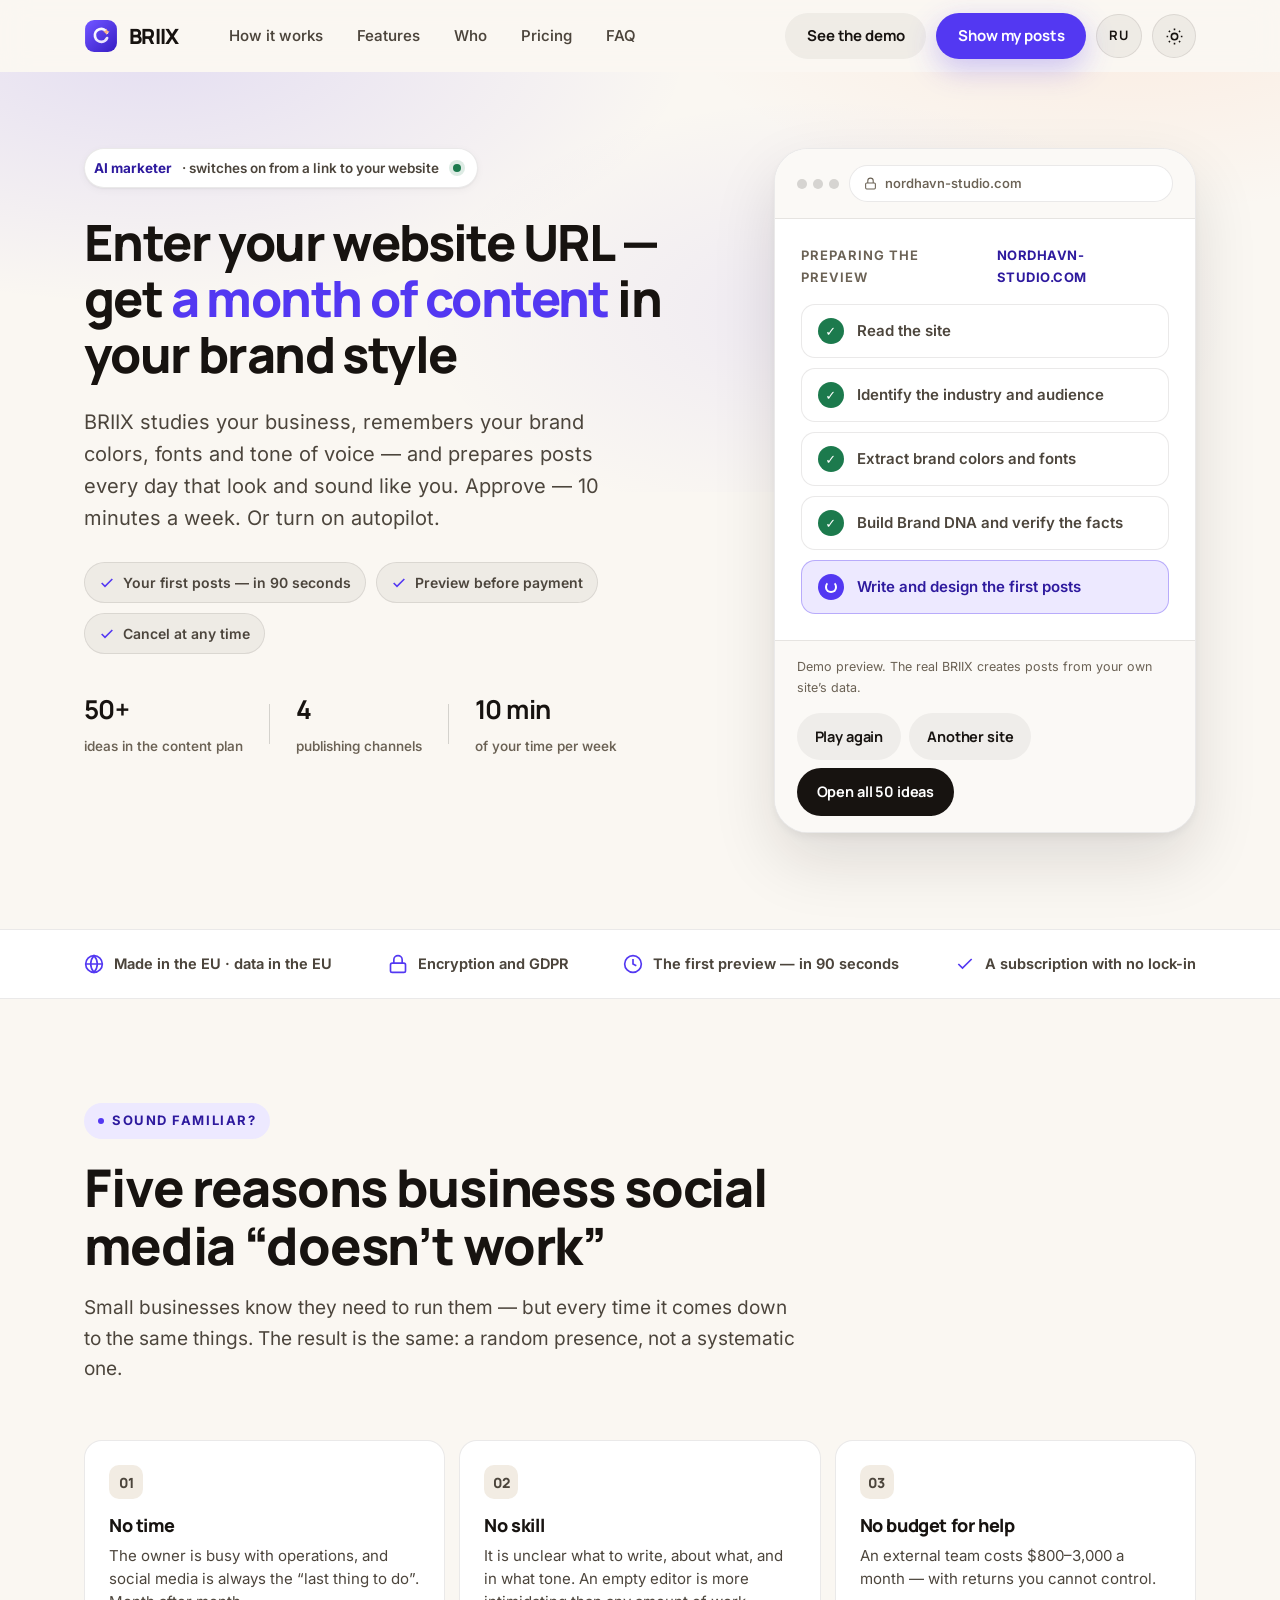
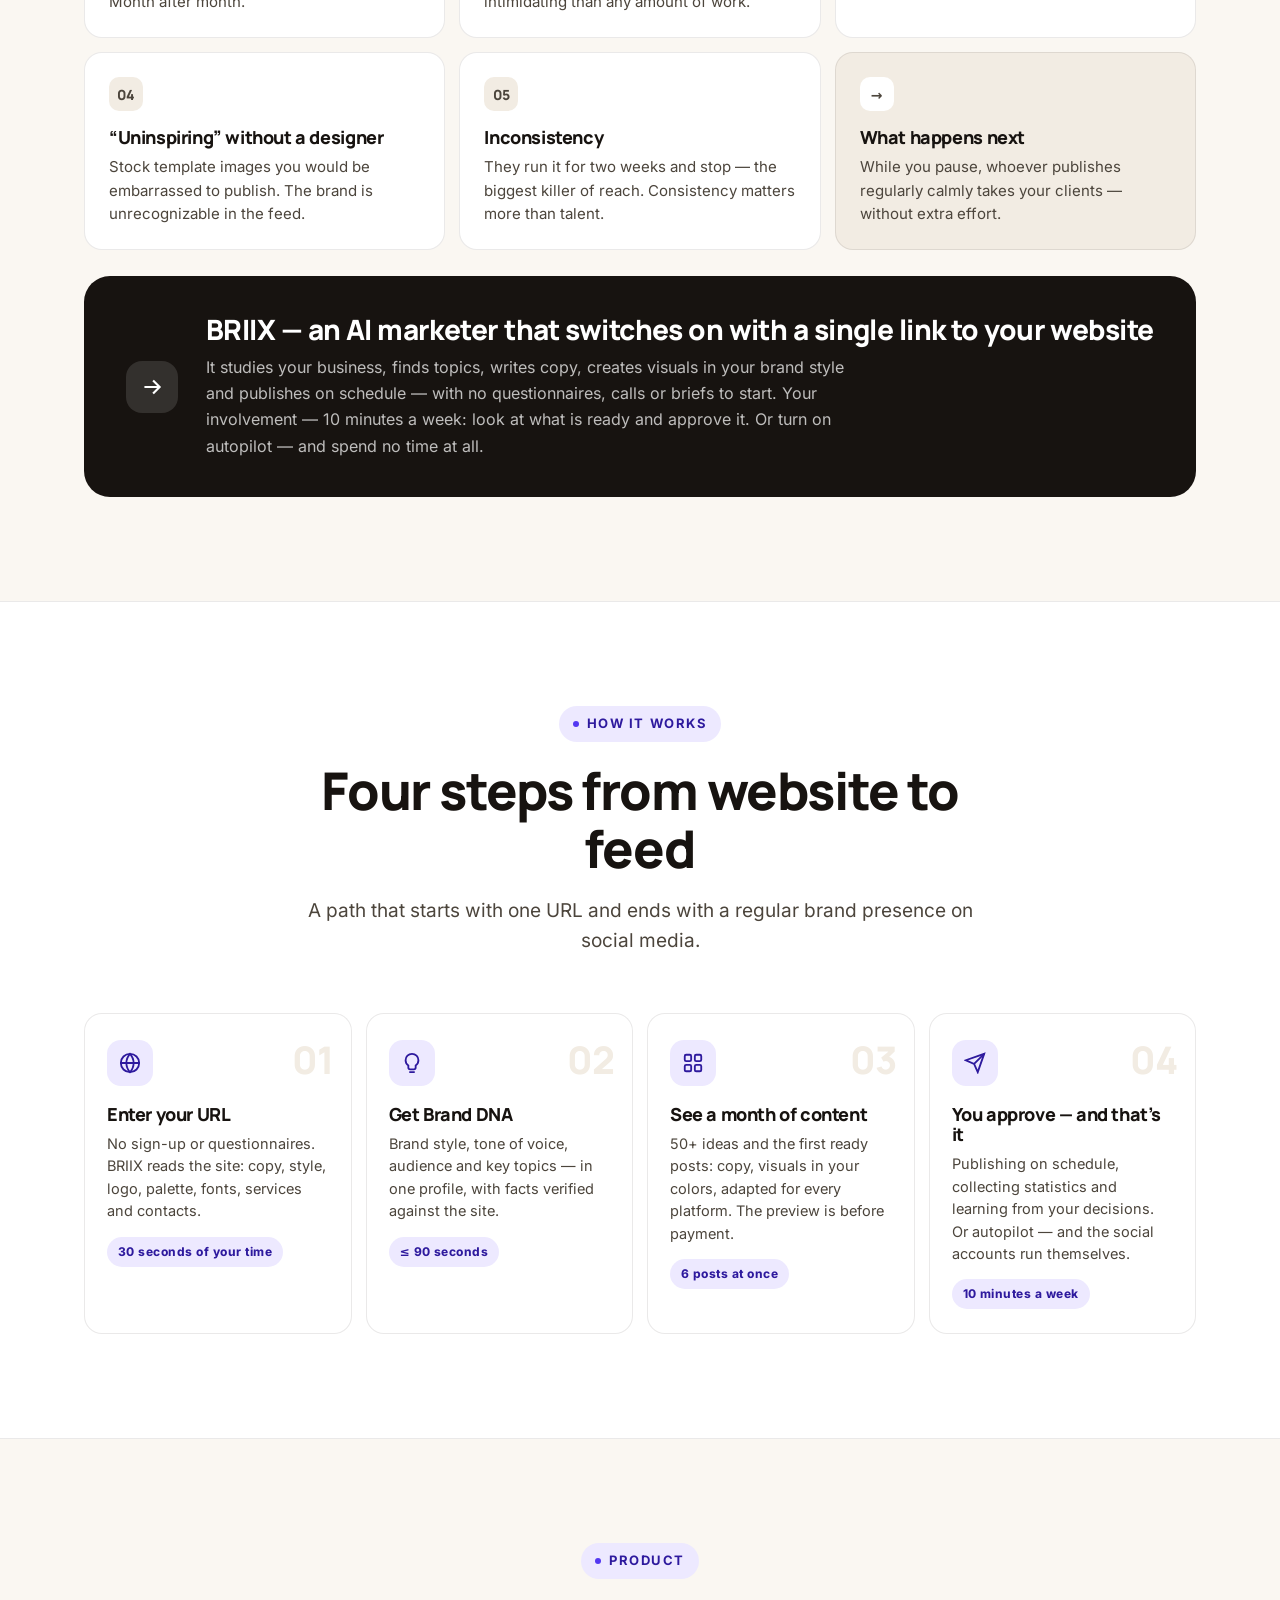
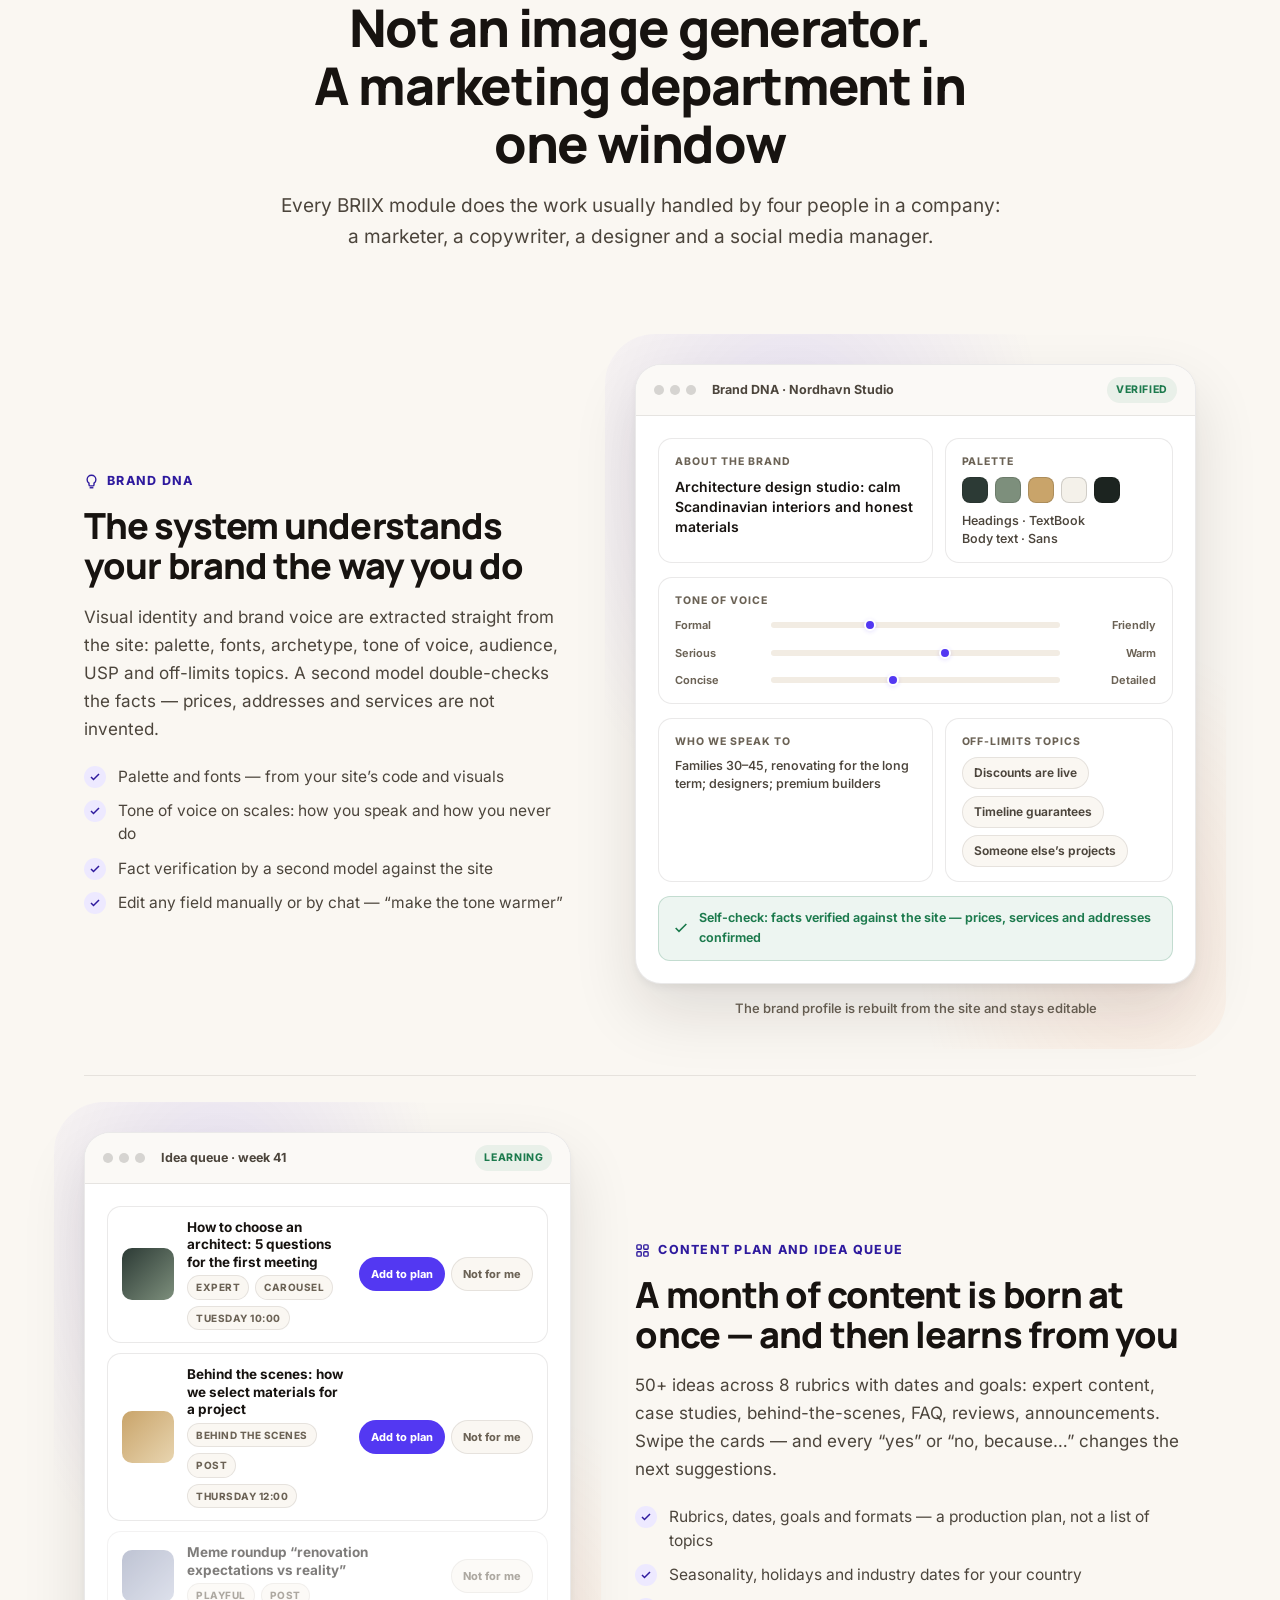
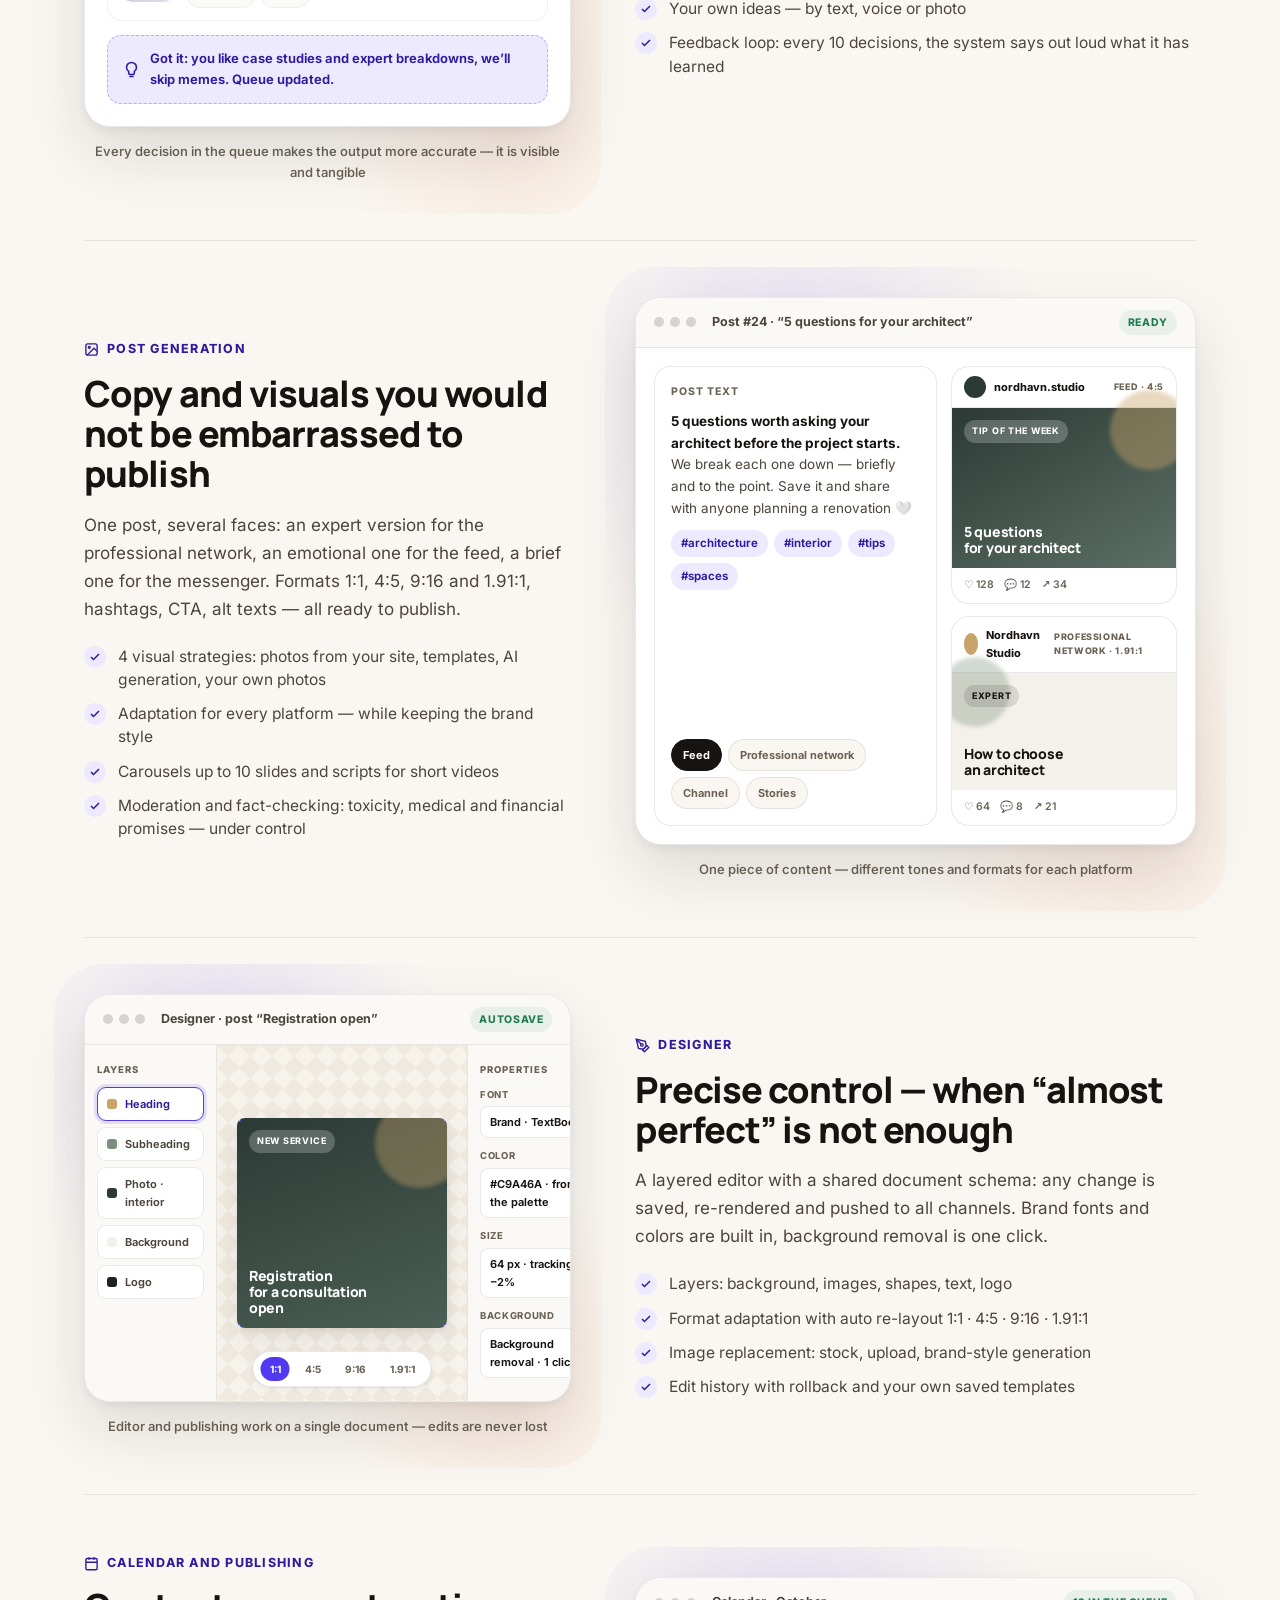
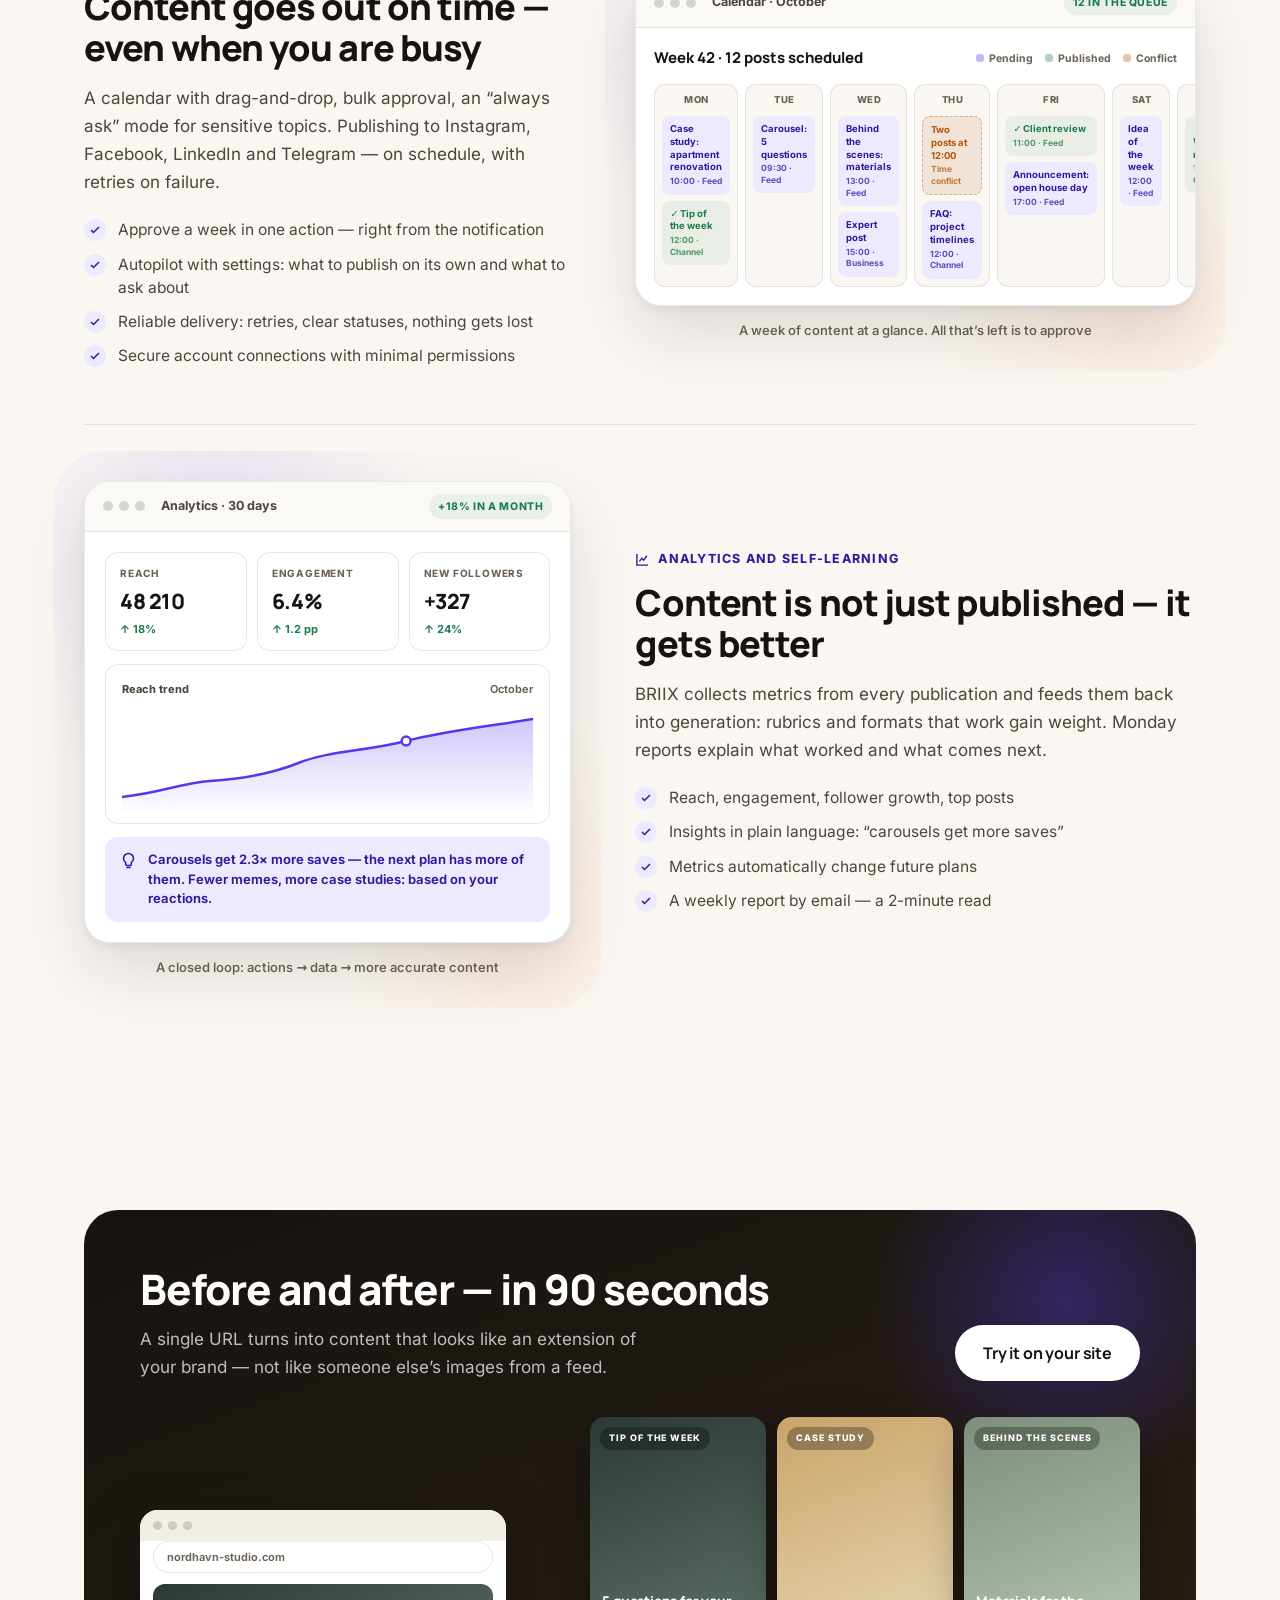
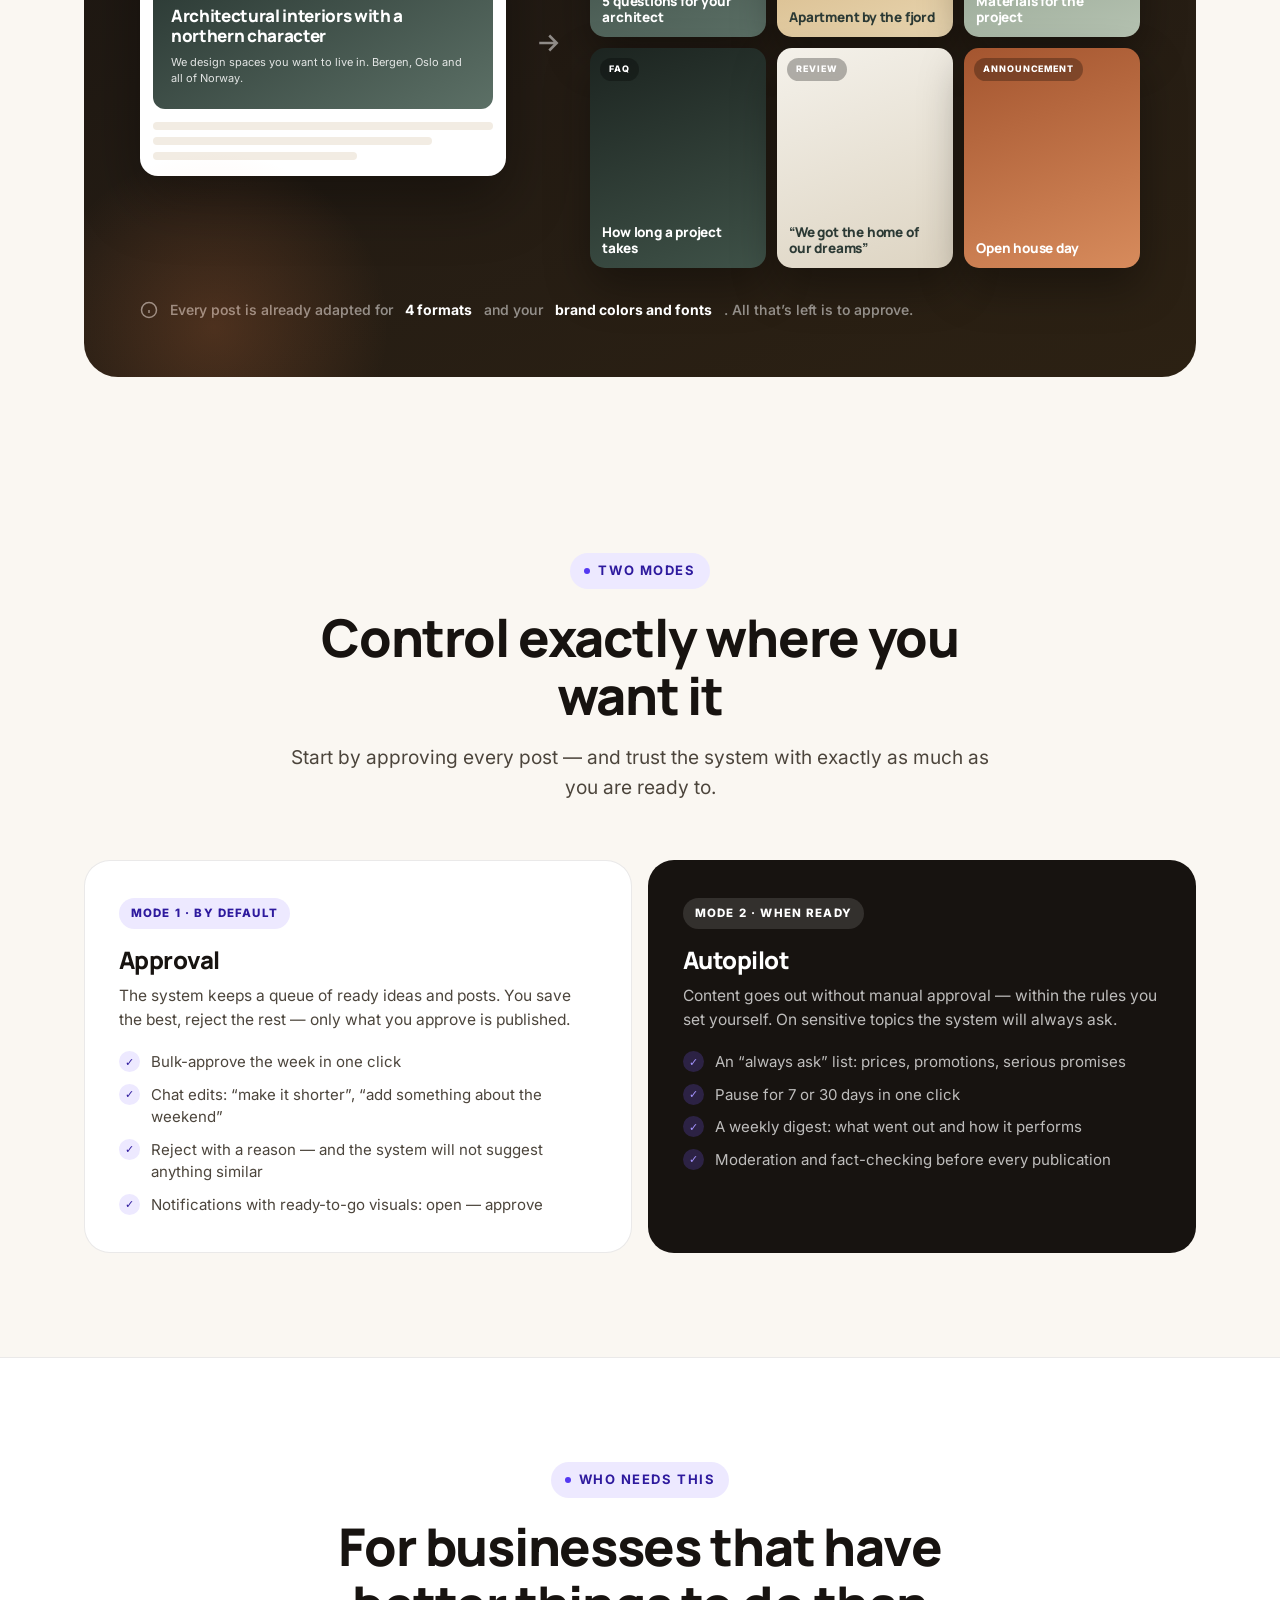
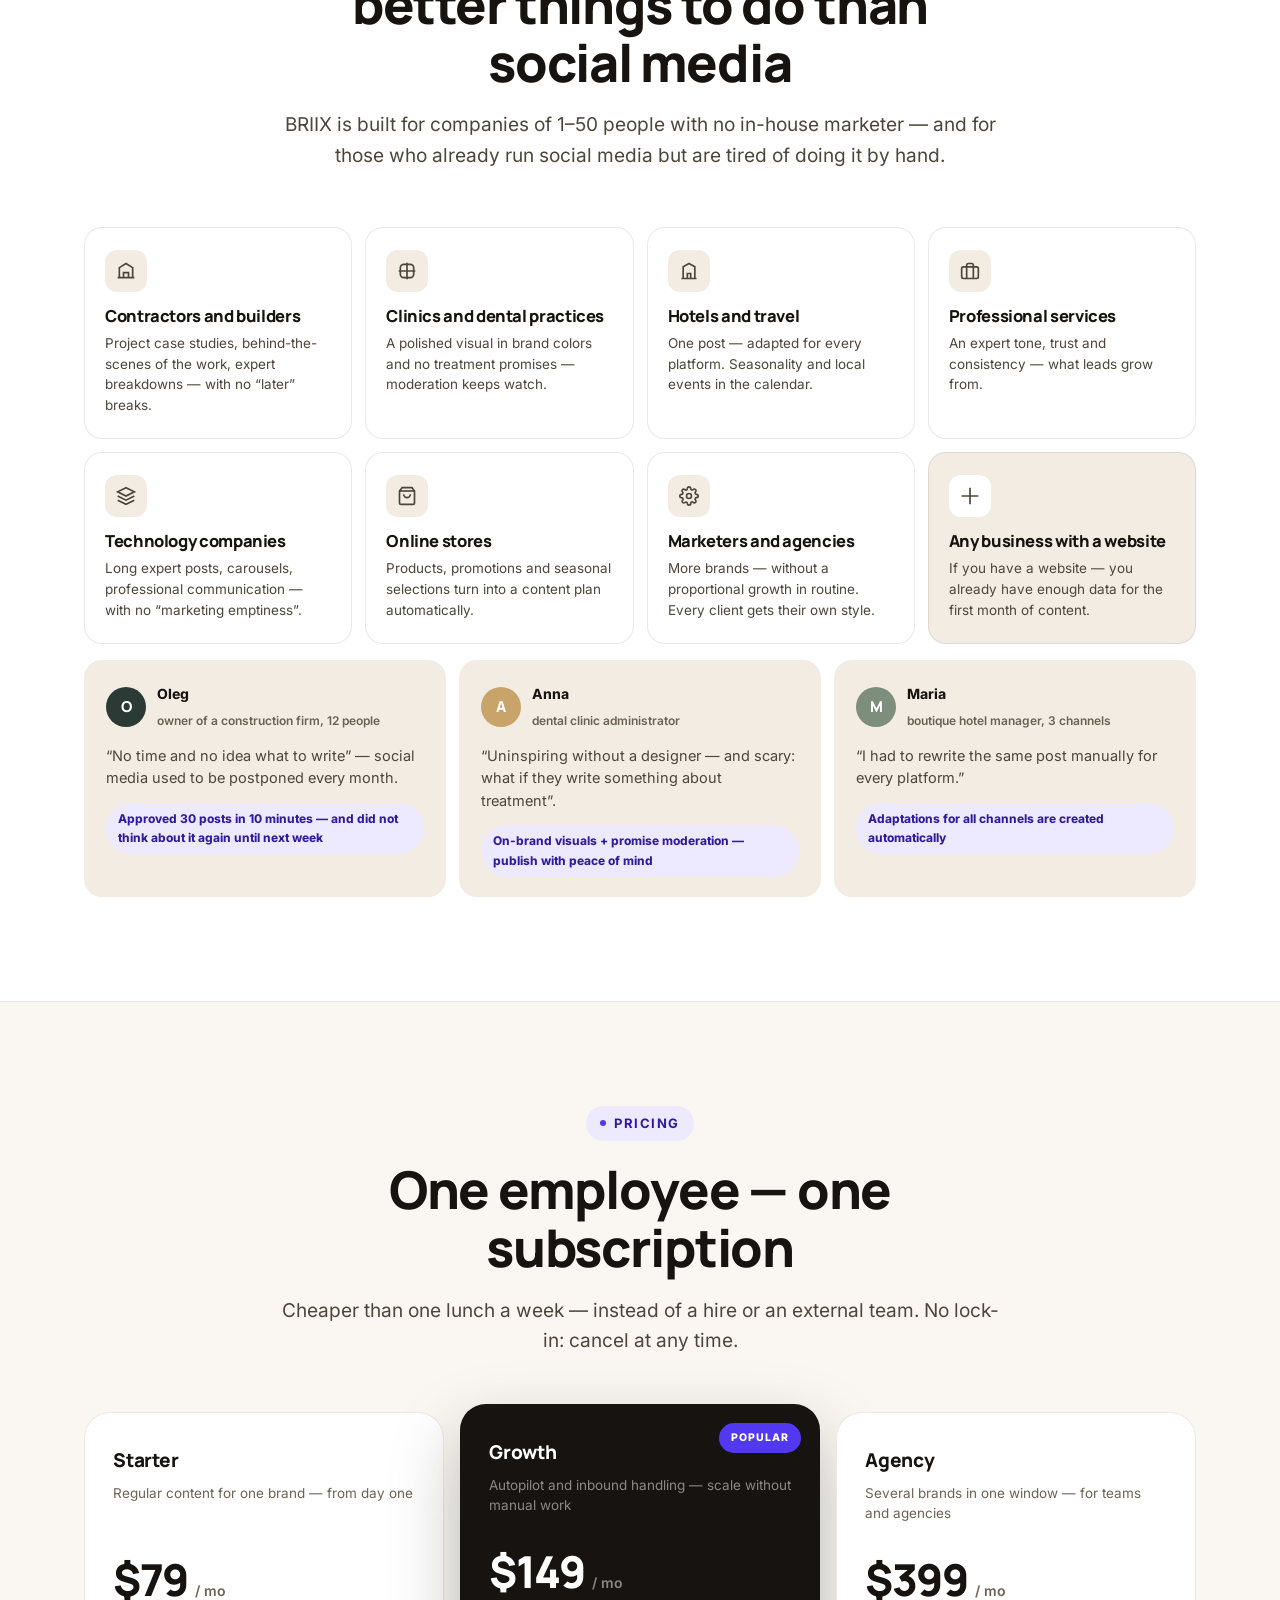
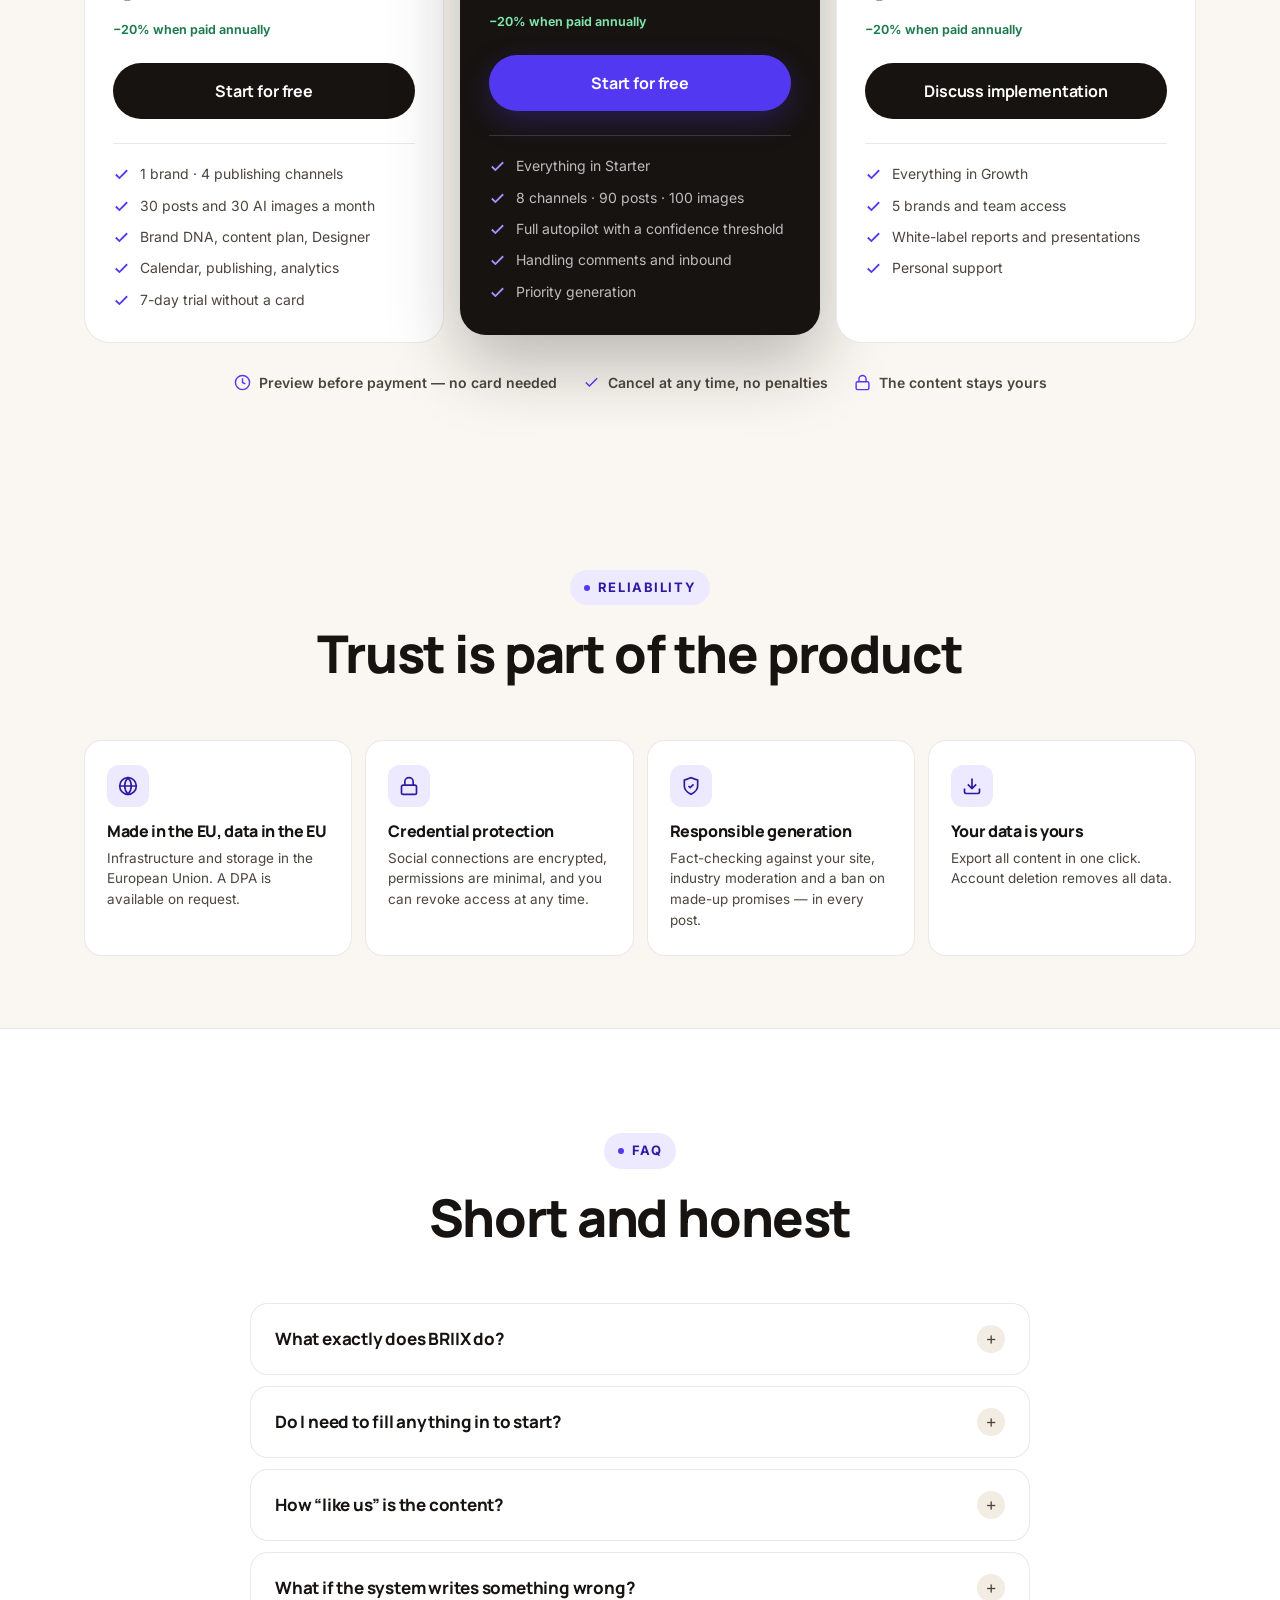
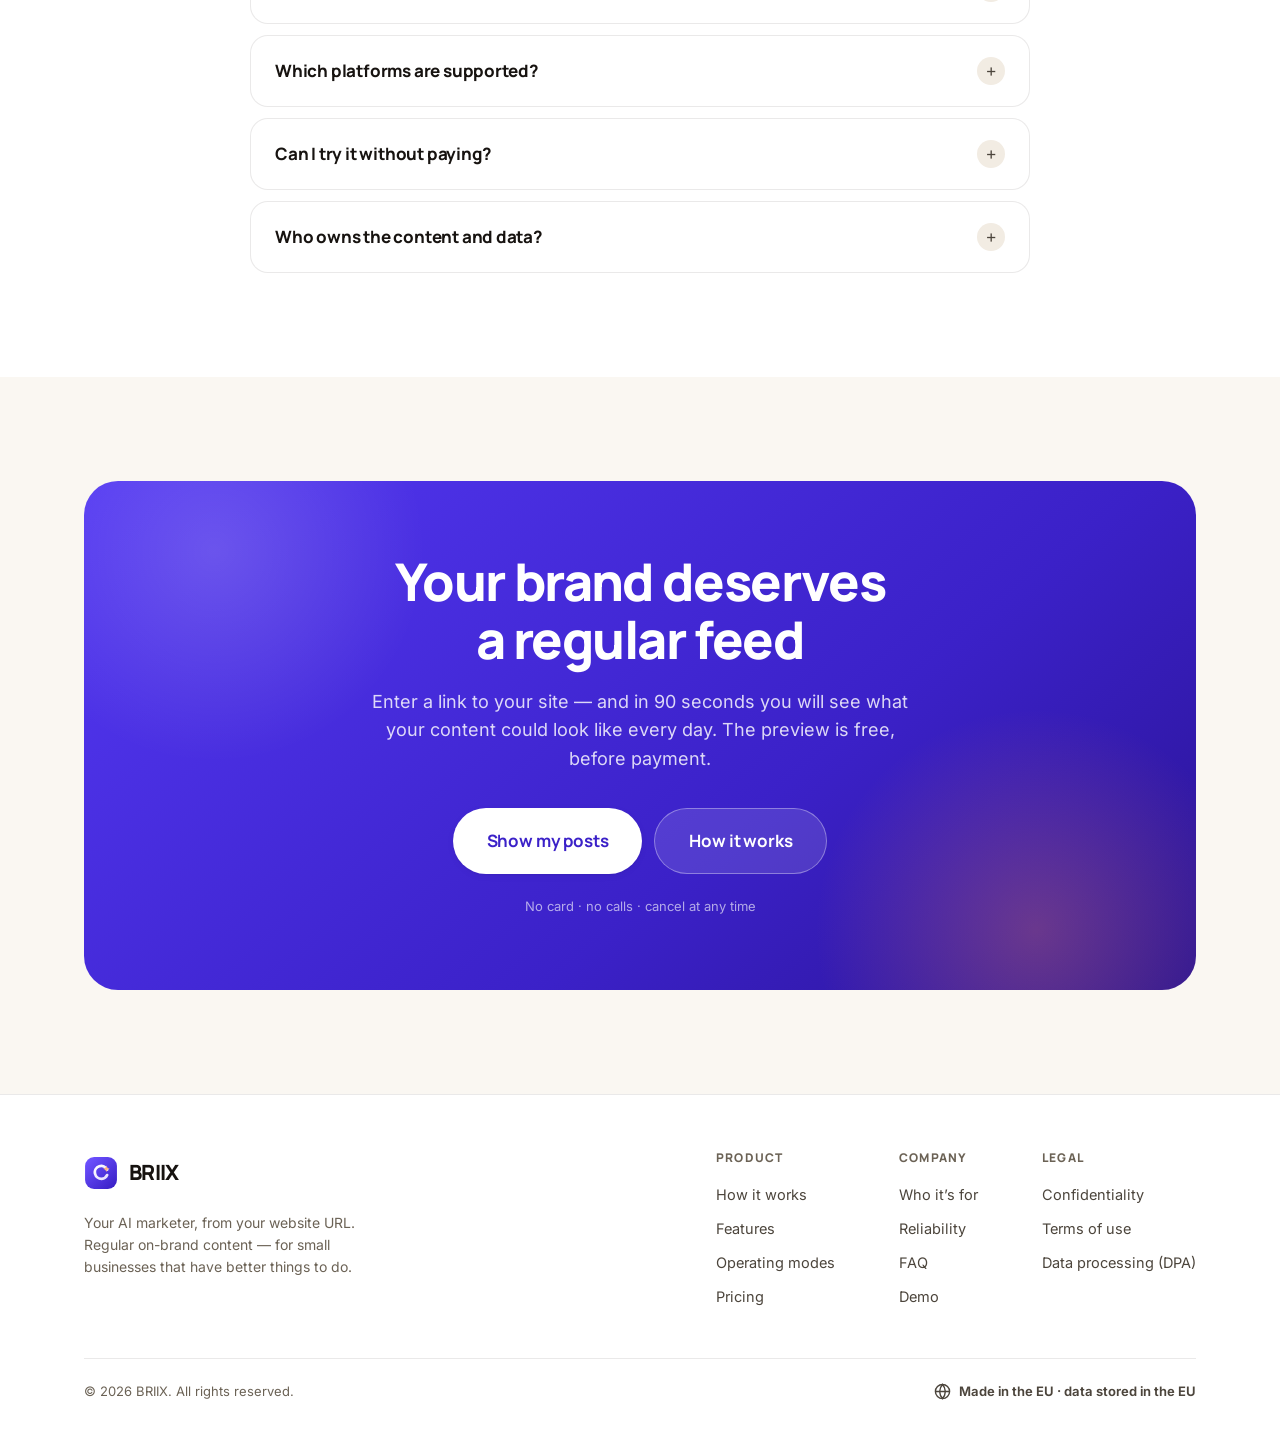
<file: en/index.html>
<!DOCTYPE html>
<html lang="en">
<head>
<link rel="alternate" hreflang="ru" href="https://rucorp.github.io/briix/">
<link rel="alternate" hreflang="en" href="https://rucorp.github.io/briix/en/">
<link rel="alternate" hreflang="x-default" href="https://rucorp.github.io/briix/">
<meta charset="UTF-8">
<meta name="viewport" content="width=device-width, initial-scale=1.0">
<title>BRIIX — Your AI marketer, from your website URL</title>
<meta name="description" content="BRIIX studies your business website and creates a month of on-brand content: copy, visuals, a publishing plan and analytics. Enter a URL — get your first posts in 90 seconds.">
<meta property="og:title" content="BRIIX — Your brand, on autopilot.">
<meta property="og:description" content="Enter your website URL — in 90 seconds you will see your first posts in your brand style.">
<meta property="og:type" content="website">
<meta property="og:image" content="https://rucorp.github.io/briix/assets/img/og-briix.jpg">
<meta name="twitter:card" content="summary_large_image">
<meta name="color-scheme" content="light dark">
<meta name="theme-color" content="#faf7f2" media="(prefers-color-scheme: light)">
<meta name="theme-color" content="#0f0c09" media="(prefers-color-scheme: dark)">
<script>
  /* No flash: the theme is set before CSS loads */
  (function () {
    try {
      var t = localStorage.getItem('briix-theme');
      if (t !== 'light' && t !== 'dark') {
        t = window.matchMedia && window.matchMedia('(prefers-color-scheme: dark)').matches ? 'dark' : 'light';
      }
      document.documentElement.dataset.theme = t;
    } catch (e) {}
  })();
</script>
<link rel="icon" href="../assets/img/favicon.svg" type="image/svg+xml">
<link rel="preload" href="../assets/fonts/inter-latin-wght-normal.woff2" as="font" type="font/woff2" crossorigin>
<link rel="preload" href="../assets/fonts/manrope-latin-wght-normal.woff2" as="font" type="font/woff2" crossorigin>
<link rel="stylesheet" href="../assets/css/main.css">
</head>
<body>

<!-- ================= HEADER ================= -->
<header class="site-header">
  <div class="container header-inner">
    <a class="logo" href="#top" aria-label="BRIIX — home">
      <img class="logo-mark" src="../assets/img/logo.svg" alt="">
      BRIIX
    </a>
    <nav class="nav" id="site-menu" aria-label="Main navigation">
      <a href="#how">How it works</a>
      <a href="#product">Features</a>
      <a href="#audience">Who</a>
      <a href="#pricing">Pricing</a>
      <a href="#faq">FAQ</a>
      <a class="btn btn-primary nav-cta" href="#demo">Show my posts</a>
    </nav>
    <div class="header-cta">
      <a class="btn btn-ghost" href="#demo">See the demo</a>
      <a class="btn btn-primary" href="#demo">Show my posts</a>
      <a class="lang-toggle" href="../index.html" hreflang="ru" lang="ru" title="Russian" aria-label="Switch language" onclick="try{localStorage.setItem('briix-lang','ru')}catch(e){}">RU</a>
        <button class="theme-toggle" type="button" aria-label="Toggle theme" title="Toggle theme">
        <svg class="icon-sun" viewBox="0 0 24 24" fill="none" stroke="currentColor" stroke-width="2" aria-hidden="true"><circle cx="12" cy="12" r="4"/><path d="M12 2v2M12 20v2M4.9 4.9l1.4 1.4M17.7 17.7l1.4 1.4M2 12h2M20 12h2M4.9 19.1l1.4-1.4M17.7 6.3l1.4-1.4"/></svg>
        <svg class="icon-moon" viewBox="0 0 24 24" fill="none" stroke="currentColor" stroke-width="2" aria-hidden="true"><path d="M21 12.8A9 9 0 1 1 11.2 3a7 7 0 0 0 9.8 9.8z"/></svg>
      </button>
    </div>
    <button class="burger" type="button" aria-controls="site-menu" aria-expanded="false" aria-label="Menu"><span></span></button>
  </div>
</header>

<main id="top">

<!-- ================= HERO ================= -->
<section class="hero">
  <div class="container hero-grid">
    <div class="hero-copy">
      <div class="hero-badge">
        <b>AI marketer</b> · switches on from a link to your website
        <span class="dot"></span>
      </div>
      <h1>Enter your website URL —<br>get <span class="line2">a month of content</span> in your brand style</h1>
      <p class="hero-sub">
        BRIIX studies your business, remembers your brand colors, fonts and tone of voice —
        and prepares posts every day that look and sound like you.
        Approve — 10 minutes a week. Or turn on autopilot.
      </p>
      <div class="hero-points">
        <span class="hero-point"><svg viewBox="0 0 24 24" fill="none" stroke="currentColor" stroke-width="2.4"><path d="M20 6 9 17l-5-5"/></svg>Your first posts — in 90 seconds</span>
        <span class="hero-point"><svg viewBox="0 0 24 24" fill="none" stroke="currentColor" stroke-width="2.4"><path d="M20 6 9 17l-5-5"/></svg>Preview before payment</span>
        <span class="hero-point"><svg viewBox="0 0 24 24" fill="none" stroke="currentColor" stroke-width="2.4"><path d="M20 6 9 17l-5-5"/></svg>Cancel at any time</span>
      </div>
      <div class="hero-meta">
        <div class="stat"><b>50+</b><span>ideas in the content plan</span></div>
        <div class="divider"></div>
        <div class="stat"><b>4</b><span>publishing channels</span></div>
        <div class="divider"></div>
        <div class="stat"><b>10 min</b><span>of your time per week</span></div>
      </div>
    </div>

    <!-- ===== Live demo card ===== -->
    <div class="demo-card" id="demo">
      <div class="demo-head">
        <div class="demo-dots"><i></i><i></i><i></i></div>
        <div class="url-chip"><svg viewBox="0 0 24 24" fill="none" stroke="currentColor" stroke-width="2"><rect x="3" y="11" width="18" height="11" rx="2"/><path d="M7 11V7a5 5 0 0 1 10 0v4"/></svg>
          <span id="demo-url-chip">app.briix.com/preview</span>
        </div>
      </div>

      <!-- Idle: URL form -->
      <div class="demo-body" id="demo-idle">
        <div class="demo-step-label"><span>Step 1 of 1</span><b>Try it on your site</b></div>
        <form class="url-form" id="demo-form" style="margin-top:16px" novalidate>
          <div class="url-input-wrap">
            <svg viewBox="0 0 24 24" fill="none" stroke="currentColor" stroke-width="2"><circle cx="12" cy="12" r="10"/><path d="M2 12h20M12 2a15.3 15.3 0 0 1 4 10 15.3 15.3 0 0 1-4 10 15.3 15.3 0 0 1-4-10 15.3 15.3 0 0 1 4-10z"/></svg>
            <input id="demo-url" type="text" inputmode="url" autocomplete="url" placeholder="example.com" aria-label="Website address">
          </div>
          <button class="btn btn-primary" type="submit">Show my posts</button>
        </form>
        <div class="demo-hint">
          Ready demo brands with full content:
          <button class="try" data-try-domain="nordhavn-studio.com">nordhavn-studio.com</button>
          <button class="try" data-try-domain="vela-clinic.com">vela-clinic.com</button>
          <button class="try" data-try-domain="lumina-skin.com">lumina-skin.com</button>
        </div>
      </div>

      <!-- Generation progress -->
      <div class="demo-body" id="demo-gen" hidden>
        <div class="demo-step-label"><span>Preparing the preview</span><b id="demo-domain">—</b></div>
        <div class="gen-steps" style="margin-top:16px">
          <div class="gen-step"><span class="mark"></span>Read the site</div>
          <div class="gen-step"><span class="mark"></span>Identify the industry and audience</div>
          <div class="gen-step"><span class="mark"></span>Extract brand colors and fonts</div>
          <div class="gen-step"><span class="mark"></span>Build Brand DNA and verify the facts</div>
          <div class="gen-step"><span class="mark"></span>Write and design the first posts</div>
        </div>
      </div>

      <!-- Result preview -->
      <div class="demo-body" id="demo-result" hidden>
        <div class="demo-step-label"><span>Done · 6 posts out of 50+</span><b>Your Brand DNA</b></div>
        <div class="preview-wrap" style="margin-top:14px">
          <div class="brand-card" id="demo-brand"></div>
          <div class="posts-grid" id="demo-posts"></div>
          <div class="plan-teaser" id="demo-plan" hidden>
            <div class="pt-head">
              <b>Content plan: 50+ ideas for a month</b>
              <span>44 more ideas in the queue</span>
            </div>
            <div class="pt-items">
              <div class="pt-item"><i class="pt-num">07</i><div><b>Seasonal guide: what to know this month</b><span>Expert · carousel · Tuesday</span></div></div>
              <div class="pt-item"><i class="pt-num">08</i><div><b>Answering a common question about pricing</b><span>FAQ · post · Thursday</span></div></div>
              <div class="pt-item locked"><i class="pt-num">09</i><div><b>An idea that will become your signature</b><span>Story · post · Saturday</span></div></div>
            </div>
          </div>
        </div>
      </div>

      <div class="demo-footer">
        <div class="note">Demo preview. The real BRIIX creates posts from your own site’s data.</div>
        <div style="display:flex;gap:8px;flex-wrap:wrap">
          <button class="btn btn-ghost" id="demo-restart" style="padding:12px 18px;font-size:14.5px">Play again</button>
          <button class="btn btn-ghost" id="demo-change" style="padding:12px 18px;font-size:14.5px">Another site</button>
          <a class="btn btn-dark" href="#pricing" data-cta-toast>Open all 50 ideas</a>
        </div>
      </div>
    </div>
  </div>
</section>

<!-- ================= TRUST STRIP ================= -->
<div class="trust-strip">
  <div class="container trust-row">
    <div class="trust-item"><svg viewBox="0 0 24 24" fill="none" stroke="currentColor" stroke-width="2"><circle cx="12" cy="12" r="10"/><path d="M2 12h20M12 2a15.3 15.3 0 0 1 4 10 15.3 15.3 0 0 1-4 10 15.3 15.3 0 0 1-4-10 15.3 15.3 0 0 1 4-10z"/></svg>Made in the EU · data in the EU</div>
    <div class="trust-item"><svg viewBox="0 0 24 24" fill="none" stroke="currentColor" stroke-width="2"><rect x="3" y="11" width="18" height="11" rx="2"/><path d="M7 11V7a5 5 0 0 1 10 0v4"/></svg>Encryption and GDPR</div>
    <div class="trust-item"><svg viewBox="0 0 24 24" fill="none" stroke="currentColor" stroke-width="2"><circle cx="12" cy="12" r="10"/><path d="M12 6v6l4 2"/></svg>The first preview — in 90 seconds</div>
    <div class="trust-item"><svg viewBox="0 0 24 24" fill="none" stroke="currentColor" stroke-width="2"><path d="M20 6 9 17l-5-5"/></svg>A subscription with no lock-in</div>
  </div>
</div>

<!-- ================= PROBLEM ================= -->
<section class="section" id="problem">
  <div class="container">
    <div class="section-head reveal">
      <div class="eyebrow">Sound familiar?</div>
      <h2 class="section-title">Five reasons business social media “doesn’t work”</h2>
      <p class="section-sub">Small businesses know they need to run them — but every time it comes down to the same things. The result is the same: a random presence, not a systematic one.</p>
    </div>
    <div class="problem-wrap reveal">
      <div class="trap-card"><div class="n">01</div><h3>No time</h3><p>The owner is busy with operations, and social media is always the “last thing to do”. Month after month.</p></div>
      <div class="trap-card"><div class="n">02</div><h3>No skill</h3><p>It is unclear what to write, about what, and in what tone. An empty editor is more intimidating than any amount of work.</p></div>
      <div class="trap-card"><div class="n">03</div><h3>No budget for help</h3><p>An external team costs $800–3,000 a month — with returns you cannot control.</p></div>
      <div class="trap-card"><div class="n">04</div><h3>“Uninspiring” without a designer</h3><p>Stock template images you would be embarrassed to publish. The brand is unrecognizable in the feed.</p></div>
      <div class="trap-card"><div class="n">05</div><h3>Inconsistency</h3><p>They run it for two weeks and stop — the biggest killer of reach. Consistency matters more than talent.</p></div>
      <div class="trap-card" style="background:var(--bg-deep)"><div class="n" style="background:var(--card)">→</div><h3>What happens next</h3><p>While you pause, whoever publishes regularly calmly takes your clients — without extra effort.</p></div>
    </div>
    <div class="problem-solution reveal">
      <div class="arrow-ico">
        <svg width="26" height="26" viewBox="0 0 24 24" fill="none" stroke="currentColor" stroke-width="2"><path d="M5 12h14M13 6l6 6-6 6"/></svg>
      </div>
      <div>
        <h3>BRIIX — an AI marketer that switches on with a single link to your website</h3>
        <p>It studies your business, finds topics, writes copy, creates visuals in your brand style and publishes on schedule — with no questionnaires, calls or briefs to start. Your involvement — 10 minutes a week: look at what is ready and approve it. Or turn on autopilot — and spend no time at all.</p>
      </div>
    </div>
  </div>
</section>

<!-- ================= HOW IT WORKS ================= -->
<section class="section" id="how" style="background:var(--surface);border-block:1px solid var(--line)">
  <div class="container">
    <div class="section-head center reveal">
      <div class="eyebrow">How it works</div>
      <h2 class="section-title">Four steps from website to feed</h2>
      <p class="section-sub">A path that starts with one URL and ends with a regular brand presence on social media.</p>
    </div>
    <div class="steps reveal">
      <div class="step-card">
        <div class="ico"><svg viewBox="0 0 24 24" fill="none" stroke="currentColor" stroke-width="2"><circle cx="12" cy="12" r="10"/><path d="M2 12h20M12 2a15.3 15.3 0 0 1 4 10 15.3 15.3 0 0 1-4 10 15.3 15.3 0 0 1-4-10 15.3 15.3 0 0 1 4-10z"/></svg></div>
        <h3>Enter your URL</h3>
        <p>No sign-up or questionnaires. BRIIX reads the site: copy, style, logo, palette, fonts, services and contacts.</p>
        <span class="time-badge">30 seconds of your time</span>
      </div>
      <div class="step-card">
        <div class="ico"><svg viewBox="0 0 24 24" fill="none" stroke="currentColor" stroke-width="2"><path d="M12 2a7 7 0 0 1 7 7c0 2.4-1.2 4.5-3 5.7V17a2 2 0 0 1-2 2h-4a2 2 0 0 1-2-2v-2.3c-1.8-1.2-3-3.3-3-5.7a7 7 0 0 1 7-7z"/><path d="M9 22h6"/></svg></div>
        <h3>Get Brand DNA</h3>
        <p>Brand style, tone of voice, audience and key topics — in one profile, with facts verified against the site.</p>
        <span class="time-badge">≤ 90 seconds</span>
      </div>
      <div class="step-card">
        <div class="ico"><svg viewBox="0 0 24 24" fill="none" stroke="currentColor" stroke-width="2"><rect x="3" y="3" width="7" height="7" rx="1.5"/><rect x="14" y="3" width="7" height="7" rx="1.5"/><rect x="3" y="14" width="7" height="7" rx="1.5"/><rect x="14" y="14" width="7" height="7" rx="1.5"/></svg></div>
        <h3>See a month of content</h3>
        <p>50+ ideas and the first ready posts: copy, visuals in your colors, adapted for every platform. The preview is before payment.</p>
        <span class="time-badge">6 posts at once</span>
      </div>
      <div class="step-card">
        <div class="ico"><svg viewBox="0 0 24 24" fill="none" stroke="currentColor" stroke-width="2"><path d="M22 2 11 13"/><path d="M22 2 15 22l-4-9-9-4 20-7z"/></svg></div>
        <h3>You approve — and that’s it</h3>
        <p>Publishing on schedule, collecting statistics and learning from your decisions. Or autopilot — and the social accounts run themselves.</p>
        <span class="time-badge">10 minutes a week</span>
      </div>
    </div>
  </div>
</section>

<!-- ================= PRODUCT / FEATURES ================= -->
<section class="section" id="product">
  <div class="container">
    <div class="section-head center reveal">
      <div class="eyebrow">Product</div>
      <h2 class="section-title">Not an image generator.<br>A marketing department in one window</h2>
      <p class="section-sub">Every BRIIX module does the work usually handled by four people in a company: a marketer, a copywriter, a designer and a social media manager.</p>
    </div>

    <!-- Feature 1: Brand DNA -->
    <div class="feature-row reveal">
      <div class="feature-copy">
        <div class="mini-eyebrow"><svg viewBox="0 0 24 24" fill="none" stroke="currentColor" stroke-width="2.2"><path d="M12 2a7 7 0 0 1 7 7c0 2.4-1.2 4.5-3 5.7V17a2 2 0 0 1-2 2h-4a2 2 0 0 1-2-2v-2.3c-1.8-1.2-3-3.3-3-5.7a7 7 0 0 1 7-7z"/><path d="M9 22h6"/></svg>Brand DNA</div>
        <h3>The system understands your brand the way you do</h3>
        <p>Visual identity and brand voice are extracted straight from the site: palette, fonts, archetype, tone of voice, audience, USP and off-limits topics. A second model double-checks the facts — prices, addresses and services are not invented.</p>
        <ul class="feature-list">
          <li><span class="tick"><svg viewBox="0 0 24 24" fill="none" stroke="currentColor" stroke-width="3"><path d="M20 6 9 17l-5-5"/></svg></span>Palette and fonts — from your site’s code and visuals</li>
          <li><span class="tick"><svg viewBox="0 0 24 24" fill="none" stroke="currentColor" stroke-width="3"><path d="M20 6 9 17l-5-5"/></svg></span>Tone of voice on scales: how you speak and how you never do</li>
          <li><span class="tick"><svg viewBox="0 0 24 24" fill="none" stroke="currentColor" stroke-width="3"><path d="M20 6 9 17l-5-5"/></svg></span>Fact verification by a second model against the site</li>
          <li><span class="tick"><svg viewBox="0 0 24 24" fill="none" stroke="currentColor" stroke-width="3"><path d="M20 6 9 17l-5-5"/></svg></span>Edit any field manually or by chat — “make the tone warmer”</li>
        </ul>
      </div>
      <div class="feature-visual">
        <div class="visual-glow"></div>
        <div class="visual-frame">
          <div class="mock-appbar">
            <div class="demo-dots"><i></i><i></i><i></i></div>
            <div class="t" style="margin-left:8px">Brand DNA · Nordhavn Studio</div>
            <div class="pill">Verified</div>
          </div>
          <div class="mock-pad">
            <div class="dna-grid">
              <div class="dna-box">
                <div class="k">About the brand</div>
                <div class="v">Architecture design studio: calm Scandinavian interiors and honest materials</div>
              </div>
              <div class="dna-box">
                <div class="k">Palette</div>
                <div class="palette-row" style="margin-top:2px">
                  <span class="sw" style="background:#2c3a35"></span>
                  <span class="sw" style="background:#7d8f7c"></span>
                  <span class="sw" style="background:#c9a46a"></span>
                  <span class="sw" style="background:#f4f1ea"></span>
                  <span class="sw" style="background:#1c2420"></span>
                </div>
                <div class="v small" style="margin-top:9px">Headings · TextBook<br>Body text · Sans</div>
              </div>
            </div>
            <div class="dna-box">
              <div class="k">Tone of voice</div>
              <div class="dna-scales">
                <div class="scale-row"><span>Formal</span><div class="track"><i style="left:32%"></i></div><span class="r">Friendly</span></div>
                <div class="scale-row"><span>Serious</span><div class="track"><i style="left:58%"></i></div><span class="r">Warm</span></div>
                <div class="scale-row"><span>Concise</span><div class="track"><i style="left:40%"></i></div><span class="r">Detailed</span></div>
              </div>
            </div>
            <div class="dna-grid">
              <div class="dna-box">
                <div class="k">Who we speak to</div>
                <div class="v small">Families 30–45, renovating for the long term; designers; premium builders</div>
              </div>
              <div class="dna-box">
                <div class="k">Off-limits topics</div>
                <div class="dna-chips"><span class="dna-chip">Discounts are live</span><span class="dna-chip">Timeline guarantees</span><span class="dna-chip">Someone else’s projects</span></div>
              </div>
            </div>
            <div class="selfcheck">
              <svg viewBox="0 0 24 24" fill="none" stroke="currentColor" stroke-width="2.4"><path d="M20 6 9 17l-5-5"/></svg>
              Self-check: facts verified against the site — prices, services and addresses confirmed
            </div>
          </div>
        </div>
        <div class="visual-caption">The brand profile is rebuilt from the site and stays editable</div>
      </div>
    </div>

    <!-- Feature 2: Content plan & Idea Queue -->
    <div class="feature-row rev reveal">
      <div class="feature-copy">
        <div class="mini-eyebrow"><svg viewBox="0 0 24 24" fill="none" stroke="currentColor" stroke-width="2.2"><rect x="3" y="3" width="7" height="7" rx="1.5"/><rect x="14" y="3" width="7" height="7" rx="1.5"/><rect x="3" y="14" width="7" height="7" rx="1.5"/><rect x="14" y="14" width="7" height="7" rx="1.5"/></svg>Content plan and idea queue</div>
        <h3>A month of content is born at once — and then learns from you</h3>
        <p>50+ ideas across 8 rubrics with dates and goals: expert content, case studies, behind-the-scenes, FAQ, reviews, announcements. Swipe the cards — and every “yes” or “no, because…” changes the next suggestions.</p>
        <ul class="feature-list">
          <li><span class="tick"><svg viewBox="0 0 24 24" fill="none" stroke="currentColor" stroke-width="3"><path d="M20 6 9 17l-5-5"/></svg></span>Rubrics, dates, goals and formats — a production plan, not a list of topics</li>
          <li><span class="tick"><svg viewBox="0 0 24 24" fill="none" stroke="currentColor" stroke-width="3"><path d="M20 6 9 17l-5-5"/></svg></span>Seasonality, holidays and industry dates for your country</li>
          <li><span class="tick"><svg viewBox="0 0 24 24" fill="none" stroke="currentColor" stroke-width="3"><path d="M20 6 9 17l-5-5"/></svg></span>Your own ideas — by text, voice or photo</li>
          <li><span class="tick"><svg viewBox="0 0 24 24" fill="none" stroke="currentColor" stroke-width="3"><path d="M20 6 9 17l-5-5"/></svg></span>Feedback loop: every 10 decisions, the system says out loud what it has learned</li>
        </ul>
      </div>
      <div class="feature-visual">
        <div class="visual-glow"></div>
        <div class="visual-frame">
          <div class="mock-appbar">
            <div class="demo-dots"><i></i><i></i><i></i></div>
            <div class="t" style="margin-left:8px">Idea queue · week 41</div>
            <div class="pill">Learning</div>
          </div>
          <div class="mock-pad">
            <div class="idea-list">
              <div class="idea-item">
                <div class="thumb" style="background:linear-gradient(135deg,#2c3a35,#7d8f7c)"></div>
                <div class="info">
                  <div class="t">How to choose an architect: 5 questions for the first meeting</div>
                  <div class="m"><span>Expert</span><span>Carousel</span><span>Tuesday 10:00</span></div>
                </div>
                <div class="acts"><b class="yes">Add to plan</b><b>Not for me</b></div>
              </div>
              <div class="idea-item">
                <div class="thumb" style="background:linear-gradient(135deg,#c9a46a,#e8d5b0)"></div>
                <div class="info">
                  <div class="t">Behind the scenes: how we select materials for a project</div>
                  <div class="m"><span>Behind the scenes</span><span>Post</span><span>Thursday 12:00</span></div>
                </div>
                <div class="acts"><b class="yes">Add to plan</b><b>Not for me</b></div>
              </div>
              <div class="idea-item" style="opacity:.55">
                <div class="thumb" style="background:linear-gradient(135deg,#8a93b0,#c3c9dd)"></div>
                <div class="info">
                  <div class="t">Meme roundup “renovation expectations vs reality”</div>
                  <div class="m"><span>Playful</span><span>Post</span></div>
                </div>
                <div class="acts"><b>Not for me</b></div>
              </div>
            </div>
            <div class="learning-note">
              <svg viewBox="0 0 24 24" fill="none" stroke="currentColor" stroke-width="2.2"><path d="M12 2a7 7 0 0 1 7 7c0 2.4-1.2 4.5-3 5.7V17a2 2 0 0 1-2 2h-4a2 2 0 0 1-2-2v-2.3c-1.8-1.2-3-3.3-3-5.7a7 7 0 0 1 7-7z"/><path d="M9 22h6"/></svg>
              Got it: you like case studies and expert breakdowns, we’ll skip memes. Queue updated.
            </div>
          </div>
        </div>
        <div class="visual-caption">Every decision in the queue makes the output more accurate — it is visible and tangible</div>
      </div>
    </div>

    <!-- Feature 3: Post generation -->
    <div class="feature-row reveal">
      <div class="feature-copy">
        <div class="mini-eyebrow"><svg viewBox="0 0 24 24" fill="none" stroke="currentColor" stroke-width="2.2"><rect x="3" y="3" width="18" height="18" rx="3"/><circle cx="8.5" cy="8.5" r="1.5"/><path d="m21 15-5-5L5 21"/></svg>Post generation</div>
        <h3>Copy and visuals you would not be embarrassed to publish</h3>
        <p>One post, several faces: an expert version for the professional network, an emotional one for the feed, a brief one for the messenger. Formats 1:1, 4:5, 9:16 and 1.91:1, hashtags, CTA, alt texts — all ready to publish.</p>
        <ul class="feature-list">
          <li><span class="tick"><svg viewBox="0 0 24 24" fill="none" stroke="currentColor" stroke-width="3"><path d="M20 6 9 17l-5-5"/></svg></span>4 visual strategies: photos from your site, templates, AI generation, your own photos</li>
          <li><span class="tick"><svg viewBox="0 0 24 24" fill="none" stroke="currentColor" stroke-width="3"><path d="M20 6 9 17l-5-5"/></svg></span>Adaptation for every platform — while keeping the brand style</li>
          <li><span class="tick"><svg viewBox="0 0 24 24" fill="none" stroke="currentColor" stroke-width="3"><path d="M20 6 9 17l-5-5"/></svg></span>Carousels up to 10 slides and scripts for short videos</li>
          <li><span class="tick"><svg viewBox="0 0 24 24" fill="none" stroke="currentColor" stroke-width="3"><path d="M20 6 9 17l-5-5"/></svg></span>Moderation and fact-checking: toxicity, medical and financial promises — under control</li>
        </ul>
      </div>
      <div class="feature-visual">
        <div class="visual-glow"></div>
        <div class="visual-frame">
          <div class="mock-appbar">
            <div class="demo-dots"><i></i><i></i><i></i></div>
            <div class="t" style="margin-left:8px">Post #24 · “5 questions for your architect”</div>
            <div class="pill">Ready</div>
          </div>
          <div class="post-mock-wrap">
            <div class="post-text-pane">
              <div class="lbl">Post text</div>
              <div class="body"><b>5 questions worth asking your architect before the project starts.</b><br>We break each one down — briefly and to the point. Save it and share with anyone planning a renovation 🤍</div>
              <div class="hashtags"><span>#architecture</span><span>#interior</span><span>#tips</span><span>#spaces</span></div>
              <div class="channel-tabs"><b class="on">Feed</b><b>Professional network</b><b>Channel</b><b>Stories</b></div>
            </div>
            <div class="phone-stack">
              <div class="phone">
                <div class="ph-top">
                  <div class="av" style="background:#2c3a35"></div>
                  <div class="nm">nordhavn.studio</div>
                  <div class="ch">Feed · 4:5</div>
                </div>
                <div class="ph-canvas">
                  <div class="pm-art" style="background:linear-gradient(150deg,#2c3a35,#5c7066)">
                    <div class="pa-blob" style="width:80px;height:80px;top:-18px;right:-14px;background:rgba(201,164,106,.5)"></div>
                    <span class="pa-chip">Tip of the week</span>
                    <div class="pa-title">5 questions<br>for your architect</div>
                  </div>
                </div>
                <div class="ph-foot"><span>♡ 128</span><span>💬 12</span><span>↗ 34</span></div>
              </div>
              <div class="phone">
                <div class="ph-top">
                  <div class="av" style="background:#c9a46a"></div>
                  <div class="nm">Nordhavn Studio</div>
                  <div class="ch">Professional network · 1.91:1</div>
                </div>
                <div class="ph-canvas" style="aspect-ratio:1.91/1">
                  <div class="pm-art" style="background:#f4f1ea">
                    <div class="pa-blob" style="width:70px;height:70px;top:-16px;left:-12px;background:rgba(125,143,124,.4)"></div>
                    <span class="pa-chip dark">Expert</span>
                    <div class="pa-title dark">How to choose<br>an architect</div>
                  </div>
                </div>
                <div class="ph-foot"><span>♡ 64</span><span>💬 8</span><span>↗ 21</span></div>
              </div>
            </div>
          </div>
        </div>
        <div class="visual-caption">One piece of content — different tones and formats for each platform</div>
      </div>
    </div>

    <!-- Feature 4: Designer -->
    <div class="feature-row rev reveal">
      <div class="feature-copy">
        <div class="mini-eyebrow"><svg viewBox="0 0 24 24" fill="none" stroke="currentColor" stroke-width="2.2"><path d="M12 19l7-7 3 3-7 7-3-3z"/><path d="M18 13l-1.5-7.5L2 2l3.5 14.5L13 18l5-5z"/><path d="M2 2l7.586 7.586"/><circle cx="11" cy="11" r="2"/></svg>Designer</div>
        <h3>Precise control — when “almost perfect” is not enough</h3>
        <p>A layered editor with a shared document schema: any change is saved, re-rendered and pushed to all channels. Brand fonts and colors are built in, background removal is one click.</p>
        <ul class="feature-list">
          <li><span class="tick"><svg viewBox="0 0 24 24" fill="none" stroke="currentColor" stroke-width="3"><path d="M20 6 9 17l-5-5"/></svg></span>Layers: background, images, shapes, text, logo</li>
          <li><span class="tick"><svg viewBox="0 0 24 24" fill="none" stroke="currentColor" stroke-width="3"><path d="M20 6 9 17l-5-5"/></svg></span>Format adaptation with auto re-layout 1:1 · 4:5 · 9:16 · 1.91:1</li>
          <li><span class="tick"><svg viewBox="0 0 24 24" fill="none" stroke="currentColor" stroke-width="3"><path d="M20 6 9 17l-5-5"/></svg></span>Image replacement: stock, upload, brand-style generation</li>
          <li><span class="tick"><svg viewBox="0 0 24 24" fill="none" stroke="currentColor" stroke-width="3"><path d="M20 6 9 17l-5-5"/></svg></span>Edit history with rollback and your own saved templates</li>
        </ul>
      </div>
      <div class="feature-visual">
        <div class="visual-glow"></div>
        <div class="visual-frame">
          <div class="mock-appbar">
            <div class="demo-dots"><i></i><i></i><i></i></div>
            <div class="t" style="margin-left:8px">Designer · post “Registration open”</div>
            <div class="pill">Autosave</div>
          </div>
          <div class="designer-mock">
            <div class="dm-side">
              <div class="k">Layers</div>
              <div class="layer-item sel"><span class="sw" style="background:#c9a46a"></span>Heading</div>
              <div class="layer-item"><span class="sw" style="background:#7d8f7c"></span>Subheading</div>
              <div class="layer-item"><span class="sw" style="background:#2c3a35"></span>Photo · interior</div>
              <div class="layer-item"><span class="sw" style="background:#f4f1ea"></span>Background</div>
              <div class="layer-item"><span class="sw" style="background:#1c2420"></span>Logo</div>
            </div>
            <div class="dm-canvas-area">
              <div class="dm-artboard">
                <div class="pm-art" style="background:linear-gradient(160deg,#2c3a35,#4a5f55)">
                  <div class="pa-blob" style="width:90px;height:90px;top:-20px;right:-18px;background:rgba(201,164,106,.45)"></div>
                  <span class="pa-chip">New service</span>
                  <div class="pa-title">Registration<br>for a consultation<br>open</div>
                </div>
                <div class="handles"><i></i><i></i><i></i><i></i></div>
              </div>
              <div class="dm-formats"><b class="on">1:1</b><b>4:5</b><b>9:16</b><b>1.91:1</b></div>
            </div>
            <div class="dm-side right">
              <div class="k">Properties</div>
              <div class="prop-row"><div class="pk">Font</div><div class="pv">Brand · TextBook</div></div>
              <div class="prop-row"><div class="pk">Color</div><div class="pv">#C9A46A · from the palette</div></div>
              <div class="prop-row"><div class="pk">Size</div><div class="pv">64 px · tracking −2%</div></div>
              <div class="prop-row"><div class="pk">Background</div><div class="pv">Background removal · 1 click</div></div>
            </div>
          </div>
        </div>
        <div class="visual-caption">Editor and publishing work on a single document — edits are never lost</div>
      </div>
    </div>

    <!-- Feature 5: Calendar & publish -->
    <div class="feature-row reveal">
      <div class="feature-copy">
        <div class="mini-eyebrow"><svg viewBox="0 0 24 24" fill="none" stroke="currentColor" stroke-width="2.2"><rect x="3" y="4" width="18" height="18" rx="2"/><path d="M16 2v4M8 2v4M3 10h18"/><path d="M8 14h.01M12 14h.01M16 14h.01M8 18h.01M12 18h.01"/></svg>Calendar and publishing</div>
        <h3>Content goes out on time — even when you are busy</h3>
        <p>A calendar with drag-and-drop, bulk approval, an “always ask” mode for sensitive topics. Publishing to Instagram, Facebook, LinkedIn and Telegram — on schedule, with retries on failure.</p>
        <ul class="feature-list">
          <li><span class="tick"><svg viewBox="0 0 24 24" fill="none" stroke="currentColor" stroke-width="3"><path d="M20 6 9 17l-5-5"/></svg></span>Approve a week in one action — right from the notification</li>
          <li><span class="tick"><svg viewBox="0 0 24 24" fill="none" stroke="currentColor" stroke-width="3"><path d="M20 6 9 17l-5-5"/></svg></span>Autopilot with settings: what to publish on its own and what to ask about</li>
          <li><span class="tick"><svg viewBox="0 0 24 24" fill="none" stroke="currentColor" stroke-width="3"><path d="M20 6 9 17l-5-5"/></svg></span>Reliable delivery: retries, clear statuses, nothing gets lost</li>
          <li><span class="tick"><svg viewBox="0 0 24 24" fill="none" stroke="currentColor" stroke-width="3"><path d="M20 6 9 17l-5-5"/></svg></span>Secure account connections with minimal permissions</li>
        </ul>
      </div>
      <div class="feature-visual">
        <div class="visual-glow"></div>
        <div class="visual-frame">
          <div class="mock-appbar">
            <div class="demo-dots"><i></i><i></i><i></i></div>
            <div class="t" style="margin-left:8px">Calendar · October</div>
            <div class="pill">12 in the queue</div>
          </div>
          <div class="cal-mock">
            <div class="cal-head">
              <div class="t">Week 42 · 12 posts scheduled</div>
              <div class="legend">
                <span><i style="background:rgba(83,56,242,.35)"></i>Pending</span>
                <span><i style="background:rgba(28,122,77,.35)"></i>Published</span>
                <span><i style="background:rgba(180,83,9,.35)"></i>Conflict</span>
              </div>
            </div>
            <div class="cal-grid">
              <div class="cal-col"><div class="d">Mon</div>
                <div class="cal-item ok">Case study: apartment renovation<span class="tm">10:00 · Feed</span></div>
                <div class="cal-item pub">✓ Tip of the week<span class="tm">12:00 · Channel</span></div>
              </div>
              <div class="cal-col"><div class="d">Tue</div>
                <div class="cal-item ok">Carousel: 5 questions<span class="tm">09:30 · Feed</span></div>
              </div>
              <div class="cal-col"><div class="d">Wed</div>
                <div class="cal-item ok">Behind the scenes: materials<span class="tm">13:00 · Feed</span></div>
                <div class="cal-item ok">Expert post<span class="tm">15:00 · Business</span></div>
              </div>
              <div class="cal-col"><div class="d">Thu</div>
                <div class="cal-item sq-warn">Two posts at 12:00<span class="tm">Time conflict</span></div>
                <div class="cal-item ok">FAQ: project timelines<span class="tm">12:00 · Channel</span></div>
              </div>
              <div class="cal-col"><div class="d">Fri</div>
                <div class="cal-item pub">✓ Client review<span class="tm">11:00 · Feed</span></div>
                <div class="cal-item ok">Announcement: open house day<span class="tm">17:00 · Feed</span></div>
              </div>
              <div class="cal-col"><div class="d">Sat</div>
                <div class="cal-item ok">Idea of the week<span class="tm">12:00 · Feed</span></div>
              </div>
              <div class="cal-col"><div class="d">Sun</div>
                <div class="cal-item pub">✓ Weekly recap<span class="tm">18:00 · Channel</span></div>
              </div>
            </div>
          </div>
        </div>
        <div class="visual-caption">A week of content at a glance. All that’s left is to approve</div>
      </div>
    </div>

    <!-- Feature 6: Analytics -->
    <div class="feature-row rev reveal">
      <div class="feature-copy">
        <div class="mini-eyebrow"><svg viewBox="0 0 24 24" fill="none" stroke="currentColor" stroke-width="2.2"><path d="M3 3v18h18"/><path d="M7 15l4-5 3 3 5-7"/></svg>Analytics and self-learning</div>
        <h3>Content is not just published — it gets better</h3>
        <p>BRIIX collects metrics from every publication and feeds them back into generation: rubrics and formats that work gain weight. Monday reports explain what worked and what comes next.</p>
        <ul class="feature-list">
          <li><span class="tick"><svg viewBox="0 0 24 24" fill="none" stroke="currentColor" stroke-width="3"><path d="M20 6 9 17l-5-5"/></svg></span>Reach, engagement, follower growth, top posts</li>
          <li><span class="tick"><svg viewBox="0 0 24 24" fill="none" stroke="currentColor" stroke-width="3"><path d="M20 6 9 17l-5-5"/></svg></span>Insights in plain language: “carousels get more saves”</li>
          <li><span class="tick"><svg viewBox="0 0 24 24" fill="none" stroke="currentColor" stroke-width="3"><path d="M20 6 9 17l-5-5"/></svg></span>Metrics automatically change future plans</li>
          <li><span class="tick"><svg viewBox="0 0 24 24" fill="none" stroke="currentColor" stroke-width="3"><path d="M20 6 9 17l-5-5"/></svg></span>A weekly report by email — a 2-minute read</li>
        </ul>
      </div>
      <div class="feature-visual">
        <div class="visual-glow"></div>
        <div class="visual-frame">
          <div class="mock-appbar">
            <div class="demo-dots"><i></i><i></i><i></i></div>
            <div class="t" style="margin-left:8px">Analytics · 30 days</div>
            <div class="pill">+18% in a month</div>
          </div>
          <div class="ana-mock">
            <div class="ana-kpis">
              <div class="kpi"><div class="k">Reach</div><div class="v">48 210</div><div class="d">↑ 18%</div></div>
              <div class="kpi"><div class="k">Engagement</div><div class="v">6.4%</div><div class="d">↑ 1.2 pp</div></div>
              <div class="kpi"><div class="k">New followers</div><div class="v">+327</div><div class="d">↑ 24%</div></div>
            </div>
            <div class="ana-chart">
              <div class="t">Reach trend <span>October</span></div>
              <svg viewBox="0 0 420 110" width="100%" height="110" preserveAspectRatio="none" aria-hidden="true">
                <defs>
                  <linearGradient id="agrad" x1="0" y1="0" x2="0" y2="1">
                    <stop offset="0" stop-color="var(--accent)" stop-opacity=".28"/>
                    <stop offset="1" stop-color="var(--accent)" stop-opacity="0"/>
                  </linearGradient>
                </defs>
                <path d="M0 92 C40 88, 60 78, 90 76 S150 70, 180 58 S250 46, 290 36 S370 22, 420 14 L420 110 L0 110 Z" fill="url(#agrad)"/>
                <path d="M0 92 C40 88, 60 78, 90 76 S150 70, 180 58 S250 46, 290 36 S370 22, 420 14" fill="none" stroke="var(--accent)" stroke-width="2.5" stroke-linecap="round"/>
                <circle cx="290" cy="36" r="4.5" fill="var(--card)" stroke="var(--accent)" stroke-width="2.5"/>
              </svg>
            </div>
            <div class="insight">
              <svg viewBox="0 0 24 24" fill="none" stroke="currentColor" stroke-width="2.2"><path d="M12 2a7 7 0 0 1 7 7c0 2.4-1.2 4.5-3 5.7V17a2 2 0 0 1-2 2h-4a2 2 0 0 1-2-2v-2.3c-1.8-1.2-3-3.3-3-5.7a7 7 0 0 1 7-7z"/><path d="M9 22h6"/></svg>
              Carousels get 2.3× more saves — the next plan has more of them. Fewer memes, more case studies: based on your reactions.
            </div>
          </div>
        </div>
        <div class="visual-caption">A closed loop: actions → data → more accurate content</div>
      </div>
    </div>
  </div>
</section>

<!-- ================= BEFORE / AFTER ================= -->
<section class="section-tight">
  <div class="container">
    <div class="ba-wrap reveal">
      <div class="ba-head">
        <div>
          <h2>Before and after — in 90 seconds</h2>
          <p>A single URL turns into content that looks like an extension of your brand — not like someone else’s images from a feed.</p>
        </div>
        <a class="btn btn-light" href="#demo">Try it on your site</a>
      </div>
      <div class="ba-flow">
        <div class="ba-site">
          <div class="browser-bar"><i></i><i></i><i></i></div>
          <div class="browser-url">nordhavn-studio.com</div>
          <div class="site-hero-m" style="background:linear-gradient(150deg,#2c3a35,#5c7066)">
            <div class="t">Architectural interiors with a northern character</div>
            <div class="s">We design spaces you want to live in. Bergen, Oslo and all of Norway.</div>
          </div>
          <div class="site-lines"><i></i><i></i><i></i></div>
        </div>
        <div class="ba-arrow">
          <svg viewBox="0 0 24 24" fill="none" stroke="currentColor" stroke-width="2"><path d="M5 12h14M13 6l6 6-6 6"/></svg>
        </div>
        <div class="ba-posts">
          <div class="ba-post" style="background:linear-gradient(160deg,#2c3a35,#5c7066)">
            <span class="lbl">Tip of the week</span>
            <div class="ttl" style="color:#fff">5 questions for your architect</div>
          </div>
          <div class="ba-post" style="background:linear-gradient(160deg,#c9a46a,#e8d5b0)">
            <span class="lbl">Case study</span>
            <div class="ttl" style="color:#2c3a35">Apartment by the fjord</div>
          </div>
          <div class="ba-post" style="background:linear-gradient(160deg,#7d8f7c,#b5c2b1)">
            <span class="lbl">Behind the scenes</span>
            <div class="ttl" style="color:#fff">Materials for the project</div>
          </div>
          <div class="ba-post" style="background:linear-gradient(160deg,#1c2420,#3f5248)">
            <span class="lbl">FAQ</span>
            <div class="ttl" style="color:#fff">How long a project takes</div>
          </div>
          <div class="ba-post" style="background:linear-gradient(160deg,#f4f1ea,#ddd4c2)">
            <span class="lbl">Review</span>
            <div class="ttl" style="color:#2c3a35">“We got the home of our dreams”</div>
          </div>
          <div class="ba-post" style="background:linear-gradient(160deg,#a4552f,#d78b5c)">
            <span class="lbl">Announcement</span>
            <div class="ttl" style="color:#fff">Open house day</div>
          </div>
        </div>
      </div>
      <div class="ba-note">
        <svg width="18" height="18" viewBox="0 0 24 24" fill="none" stroke="currentColor" stroke-width="2"><circle cx="12" cy="12" r="10"/><path d="M12 16v-4M12 8h.01"/></svg>
        Every post is already adapted for <b>4 formats</b> and your <b>brand colors and fonts</b>. All that’s left is to approve.
      </div>
    </div>
  </div>
</section>

<!-- ================= MODES ================= -->
<section class="section" id="modes">
  <div class="container">
    <div class="section-head center reveal">
      <div class="eyebrow">Two modes</div>
      <h2 class="section-title">Control exactly where you want it</h2>
      <p class="section-sub">Start by approving every post — and trust the system with exactly as much as you are ready to.</p>
    </div>
    <div class="modes-grid reveal">
      <div class="mode-card">
        <div class="mode-tag">Mode 1 · by default</div>
        <h3>Approval</h3>
        <p>The system keeps a queue of ready ideas and posts. You save the best, reject the rest — only what you approve is published.</p>
        <ul>
          <li>Bulk-approve the week in one click</li>
          <li>Chat edits: “make it shorter”, “add something about the weekend”</li>
          <li>Reject with a reason — and the system will not suggest anything similar</li>
          <li>Notifications with ready-to-go visuals: open — approve</li>
        </ul>
      </div>
      <div class="mode-card dark">
        <div class="mode-tag">Mode 2 · when ready</div>
        <h3>Autopilot</h3>
        <p>Content goes out without manual approval — within the rules you set yourself. On sensitive topics the system will always ask.</p>
        <ul>
          <li>An “always ask” list: prices, promotions, serious promises</li>
          <li>Pause for 7 or 30 days in one click</li>
          <li>A weekly digest: what went out and how it performs</li>
          <li>Moderation and fact-checking before every publication</li>
        </ul>
      </div>
    </div>
  </div>
</section>

<!-- ================= AUDIENCE ================= -->
<section class="section" id="audience" style="background:var(--surface);border-block:1px solid var(--line)">
  <div class="container">
    <div class="section-head center reveal">
      <div class="eyebrow">Who needs this</div>
      <h2 class="section-title">For businesses that have better things to do than social media</h2>
      <p class="section-sub">BRIIX is built for companies of 1–50 people with no in-house marketer — and for those who already run social media but are tired of doing it by hand.</p>
    </div>
    <div class="aud-grid reveal">
      <div class="aud-card">
        <div class="ico"><svg viewBox="0 0 24 24" fill="none" stroke="currentColor" stroke-width="2"><path d="M2 20h20M4 20V8l8-5 8 5v12"/><path d="M9 20v-6h6v6"/></svg></div>
        <h3>Contractors and builders</h3>
        <p>Project case studies, behind-the-scenes of the work, expert breakdowns — with no “later” breaks.</p>
      </div>
      <div class="aud-card">
        <div class="ico"><svg viewBox="0 0 24 24" fill="none" stroke="currentColor" stroke-width="2"><path d="M12 2v20M2 12h20"/><rect x="4" y="4" width="16" height="16" rx="4"/></svg></div>
        <h3>Clinics and dental practices</h3>
        <p>A polished visual in brand colors and no treatment promises — moderation keeps watch.</p>
      </div>
      <div class="aud-card">
        <div class="ico"><svg viewBox="0 0 24 24" fill="none" stroke="currentColor" stroke-width="2"><path d="M3 21h18M5 21V7l7-4 7 4v14"/><path d="M10 21v-6h4v6"/><path d="M9 10h.01M15 10h.01"/></svg></div>
        <h3>Hotels and travel</h3>
        <p>One post — adapted for every platform. Seasonality and local events in the calendar.</p>
      </div>
      <div class="aud-card">
        <div class="ico"><svg viewBox="0 0 24 24" fill="none" stroke="currentColor" stroke-width="2"><rect x="2" y="7" width="20" height="14" rx="2"/><path d="M16 21V5a2 2 0 0 0-2-2h-4a2 2 0 0 0-2 2v16"/></svg></div>
        <h3>Professional services</h3>
        <p>An expert tone, trust and consistency — what leads grow from.</p>
      </div>
      <div class="aud-card">
        <div class="ico"><svg viewBox="0 0 24 24" fill="none" stroke="currentColor" stroke-width="2"><path d="M12 2 2 7l10 5 10-5-10-5z"/><path d="M2 17l10 5 10-5M2 12l10 5 10-5"/></svg></div>
        <h3>Technology companies</h3>
        <p>Long expert posts, carousels, professional communication — with no “marketing emptiness”.</p>
      </div>
      <div class="aud-card">
        <div class="ico"><svg viewBox="0 0 24 24" fill="none" stroke="currentColor" stroke-width="2"><path d="M6 2 3 6v14a2 2 0 0 0 2 2h14a2 2 0 0 0 2-2V6l-3-4z"/><path d="M3 6h18"/><path d="M16 10a4 4 0 0 1-8 0"/></svg></div>
        <h3>Online stores</h3>
        <p>Products, promotions and seasonal selections turn into a content plan automatically.</p>
      </div>
      <div class="aud-card">
        <div class="ico"><svg viewBox="0 0 24 24" fill="none" stroke="currentColor" stroke-width="2"><circle cx="12" cy="12" r="3"/><path d="M19.4 15a1.65 1.65 0 0 0 .33 1.82l.06.06a2 2 0 1 1-2.83 2.83l-.06-.06a1.65 1.65 0 0 0-1.82-.33 1.65 1.65 0 0 0-1 1.51V21a2 2 0 1 1-4 0v-.09a1.65 1.65 0 0 0-1-1.51 1.65 1.65 0 0 0-1.82.33l-.06.06a2 2 0 1 1-2.83-2.83l.06-.06a1.65 1.65 0 0 0 .33-1.82 1.65 1.65 0 0 0-1.51-1H3a2 2 0 1 1 0-4h.09a1.65 1.65 0 0 0 1.51-1 1.65 1.65 0 0 0-.33-1.82l-.06-.06a2 2 0 1 1 2.83-2.83l.06.06a1.65 1.65 0 0 0 1.82.33h.08a1.65 1.65 0 0 0 1-1.51V3a2 2 0 1 1 4 0v.09a1.65 1.65 0 0 0 1 1.51h.08a1.65 1.65 0 0 0 1.82-.33l.06-.06a2 2 0 1 1 2.83 2.83l-.06.06a1.65 1.65 0 0 0-.33 1.82v.08a1.65 1.65 0 0 0 1.51 1H21a2 2 0 1 1 0 4h-.09a1.65 1.65 0 0 0-1.51 1z"/></svg></div>
        <h3>Marketers and agencies</h3>
        <p>More brands — without a proportional growth in routine. Every client gets their own style.</p>
      </div>
      <div class="aud-card" style="background:var(--bg-deep)">
        <div class="ico" style="background:var(--card)"><svg viewBox="0 0 24 24" fill="none" stroke="currentColor" stroke-width="2"><path d="M12 2v20M2 12h20"/></svg></div>
        <h3>Any business with a website</h3>
        <p>If you have a website — you already have enough data for the first month of content.</p>
      </div>
    </div>

    <div class="persona-strip reveal">
      <div class="persona-quote">
        <div class="pq-head">
          <div class="pq-av" style="background:#2c3a35">O</div>
          <div class="pq-who"><b>Oleg</b><span>owner of a construction firm, 12 people</span></div>
        </div>
        <div class="pq-text">“No time and no idea what to write” — social media used to be postponed every month.</div>
        <div class="pq-result">Approved 30 posts in 10 minutes — and did not think about it again until next week</div>
      </div>
      <div class="persona-quote">
        <div class="pq-head">
          <div class="pq-av" style="background:#c9a46a">A</div>
          <div class="pq-who"><b>Anna</b><span>dental clinic administrator</span></div>
        </div>
        <div class="pq-text">“Uninspiring without a designer — and scary: what if they write something about treatment”.</div>
        <div class="pq-result">On-brand visuals + promise moderation — publish with peace of mind</div>
      </div>
      <div class="persona-quote">
        <div class="pq-head">
          <div class="pq-av" style="background:#7d8f7c">M</div>
          <div class="pq-who"><b>Maria</b><span>boutique hotel manager, 3 channels</span></div>
        </div>
        <div class="pq-text">“I had to rewrite the same post manually for every platform.”</div>
        <div class="pq-result">Adaptations for all channels are created automatically</div>
      </div>
    </div>
  </div>
</section>

<!-- ================= PRICING ================= -->
<section class="section" id="pricing">
  <div class="container">
    <div class="section-head center reveal">
      <div class="eyebrow">Pricing</div>
      <h2 class="section-title">One employee — one subscription</h2>
      <p class="section-sub">Cheaper than one lunch a week — instead of a hire or an external team. No lock-in: cancel at any time.</p>
    </div>
    <div class="pricing-grid reveal">
      <div class="price-card">
        <div class="plan-name">Starter</div>
        <div class="plan-desc">Regular content for one brand — from day one</div>
        <div class="price-row"><span class="amt">$79</span><span class="per">/ mo</span></div>
        <div class="yearly">−20% when paid annually</div>
        <a class="btn btn-dark btn-block" href="#demo">Start for free</a>
        <ul class="price-feats">
          <li><svg viewBox="0 0 24 24" fill="none" stroke="currentColor" stroke-width="2.6"><path d="M20 6 9 17l-5-5"/></svg>1 brand · 4 publishing channels</li>
          <li><svg viewBox="0 0 24 24" fill="none" stroke="currentColor" stroke-width="2.6"><path d="M20 6 9 17l-5-5"/></svg>30 posts and 30 AI images a month</li>
          <li><svg viewBox="0 0 24 24" fill="none" stroke="currentColor" stroke-width="2.6"><path d="M20 6 9 17l-5-5"/></svg>Brand DNA, content plan, Designer</li>
          <li><svg viewBox="0 0 24 24" fill="none" stroke="currentColor" stroke-width="2.6"><path d="M20 6 9 17l-5-5"/></svg>Calendar, publishing, analytics</li>
          <li><svg viewBox="0 0 24 24" fill="none" stroke="currentColor" stroke-width="2.6"><path d="M20 6 9 17l-5-5"/></svg>7-day trial without a card</li>
        </ul>
      </div>

      <div class="price-card featured">
        <div class="price-tag-popular">Popular</div>
        <div class="plan-name">Growth</div>
        <div class="plan-desc">Autopilot and inbound handling — scale without manual work</div>
        <div class="price-row"><span class="amt">$149</span><span class="per">/ mo</span></div>
        <div class="yearly" style="color:#7fe6ac">−20% when paid annually</div>
        <a class="btn btn-primary btn-block" href="#demo">Start for free</a>
        <ul class="price-feats">
          <li><svg viewBox="0 0 24 24" fill="none" stroke="currentColor" stroke-width="2.6"><path d="M20 6 9 17l-5-5"/></svg>Everything in Starter</li>
          <li><svg viewBox="0 0 24 24" fill="none" stroke="currentColor" stroke-width="2.6"><path d="M20 6 9 17l-5-5"/></svg>8 channels · 90 posts · 100 images</li>
          <li><svg viewBox="0 0 24 24" fill="none" stroke="currentColor" stroke-width="2.6"><path d="M20 6 9 17l-5-5"/></svg>Full autopilot with a confidence threshold</li>
          <li><svg viewBox="0 0 24 24" fill="none" stroke="currentColor" stroke-width="2.6"><path d="M20 6 9 17l-5-5"/></svg>Handling comments and inbound</li>
          <li><svg viewBox="0 0 24 24" fill="none" stroke="currentColor" stroke-width="2.6"><path d="M20 6 9 17l-5-5"/></svg>Priority generation</li>
        </ul>
      </div>

      <div class="price-card">
        <div class="plan-name">Agency</div>
        <div class="plan-desc">Several brands in one window — for teams and agencies</div>
        <div class="price-row"><span class="amt">$399</span><span class="per">/ mo</span></div>
        <div class="yearly">−20% when paid annually</div>
        <a class="btn btn-dark btn-block" href="#demo">Discuss implementation</a>
        <ul class="price-feats">
          <li><svg viewBox="0 0 24 24" fill="none" stroke="currentColor" stroke-width="2.6"><path d="M20 6 9 17l-5-5"/></svg>Everything in Growth</li>
          <li><svg viewBox="0 0 24 24" fill="none" stroke="currentColor" stroke-width="2.6"><path d="M20 6 9 17l-5-5"/></svg>5 brands and team access</li>
          <li><svg viewBox="0 0 24 24" fill="none" stroke="currentColor" stroke-width="2.6"><path d="M20 6 9 17l-5-5"/></svg>White-label reports and presentations</li>
          <li><svg viewBox="0 0 24 24" fill="none" stroke="currentColor" stroke-width="2.6"><path d="M20 6 9 17l-5-5"/></svg>Personal support</li>
        </ul>
      </div>
    </div>
    <div class="pricing-note reveal">
      <span><svg viewBox="0 0 24 24" fill="none" stroke="currentColor" stroke-width="2"><circle cx="12" cy="12" r="10"/><path d="M12 6v6l4 2"/></svg>Preview before payment — no card needed</span>
      <span><svg viewBox="0 0 24 24" fill="none" stroke="currentColor" stroke-width="2"><path d="M20 6 9 17l-5-5"/></svg>Cancel at any time, no penalties</span>
      <span><svg viewBox="0 0 24 24" fill="none" stroke="currentColor" stroke-width="2"><rect x="3" y="11" width="18" height="11" rx="2"/><path d="M7 11V7a5 5 0 0 1 10 0v4"/></svg>The content stays yours</span>
    </div>
  </div>
</section>

<!-- ================= SECURITY ================= -->
<section class="section-tight" id="trust">
  <div class="container">
    <div class="section-head center reveal">
      <div class="eyebrow">Reliability</div>
      <h2 class="section-title">Trust is part of the product</h2>
    </div>
    <div class="sec-grid reveal">
      <div class="sec-card">
        <div class="ico"><svg viewBox="0 0 24 24" fill="none" stroke="currentColor" stroke-width="2"><circle cx="12" cy="12" r="10"/><path d="M2 12h20M12 2a15.3 15.3 0 0 1 4 10 15.3 15.3 0 0 1-4 10 15.3 15.3 0 0 1-4-10 15.3 15.3 0 0 1 4-10z"/></svg></div>
        <h3>Made in the EU, data in the EU</h3>
        <p>Infrastructure and storage in the European Union. A DPA is available on request.</p>
      </div>
      <div class="sec-card">
        <div class="ico"><svg viewBox="0 0 24 24" fill="none" stroke="currentColor" stroke-width="2"><rect x="3" y="11" width="18" height="11" rx="2"/><path d="M7 11V7a5 5 0 0 1 10 0v4"/></svg></div>
        <h3>Credential protection</h3>
        <p>Social connections are encrypted, permissions are minimal, and you can revoke access at any time.</p>
      </div>
      <div class="sec-card">
        <div class="ico"><svg viewBox="0 0 24 24" fill="none" stroke="currentColor" stroke-width="2"><path d="M12 22s8-4 8-10V5l-8-3-8 3v7c0 6 8 10 8 10z"/><path d="M9 12l2 2 4-4"/></svg></div>
        <h3>Responsible generation</h3>
        <p>Fact-checking against your site, industry moderation and a ban on made-up promises — in every post.</p>
      </div>
      <div class="sec-card">
        <div class="ico"><svg viewBox="0 0 24 24" fill="none" stroke="currentColor" stroke-width="2"><path d="M21 15v4a2 2 0 0 1-2 2H5a2 2 0 0 1-2-2v-4"/><path d="M7 10l5 5 5-5M12 15V3"/></svg></div>
        <h3>Your data is yours</h3>
        <p>Export all content in one click. Account deletion removes all data.</p>
      </div>
    </div>
  </div>
</section>

<!-- ================= FAQ ================= -->
<section class="section" id="faq" style="background:var(--surface);border-top:1px solid var(--line)">
  <div class="container">
    <div class="section-head center reveal">
      <div class="eyebrow">FAQ</div>
      <h2 class="section-title">Short and honest</h2>
    </div>
    <div class="faq-list reveal">
      <div class="faq-item">
        <button class="faq-q">What exactly does BRIIX do?<span class="pm">+</span></button>
        <div class="faq-a"><div class="inner">BRIIX is an AI marketer that switches on with a link to your website. It studies your business, builds a brand profile (Brand DNA), generates a content plan of 50+ ideas, creates ready posts — copy and visuals in your brand style, adapted for each platform — publishes them on schedule and collects analytics. Your involvement is about 10 minutes a week.</div></div>
      </div>
      <div class="faq-item">
        <button class="faq-q">Do I need to fill anything in to start?<span class="pm">+</span></button>
        <div class="faq-a"><div class="inner">No. The only input is your website URL. BRIIX reads the pages itself, extracts brand colors, fonts, logo, services and contacts, and identifies the industry and audience. If you have no website — there is a short questionnaire of 8 questions.</div></div>
      </div>
      <div class="faq-item">
        <button class="faq-q">How “like us” is the content?<span class="pm">+</span></button>
        <div class="faq-a"><div class="inner">Visuals are created in your palette and fonts, the copy is in your tone of voice, the topics are about your industry and audience. You can edit everything manually or in chat (“make it warmer”, “remove the emojis”), and every edit is saved as a version with rollback.</div></div>
      </div>
      <div class="faq-item">
        <button class="faq-q">What if the system writes something wrong?<span class="pm">+</span></button>
        <div class="faq-a"><div class="inner">Every post goes through moderation and fact-checking: facts are verified against your site, risky promises (in medicine, finance, pricing and promotions) are filtered out, and sensitive topics always require your approval — even on autopilot.</div></div>
      </div>
      <div class="faq-item">
        <button class="faq-q">Which platforms are supported?<span class="pm">+</span></button>
        <div class="faq-a"><div class="inner">Right now — Instagram, Facebook (pages), LinkedIn (personal profile and company) and Telegram. The content plan already prepares short video and story formats, and the roadmap expands the channel list to twelve.</div></div>
      </div>
      <div class="faq-item">
        <button class="faq-q">Can I try it without paying?<span class="pm">+</span></button>
        <div class="faq-a"><div class="inner">Yes — and that is the core principle of BRIIX. First you see your first 6 posts and Brand DNA right on the site (without sign-up), then — 7 days of full access without a card. The subscription can be cancelled at any time with no penalties.</div></div>
      </div>
      <div class="faq-item">
        <button class="faq-q">Who owns the content and data?<span class="pm">+</span></button>
        <div class="faq-a"><div class="inner">You do. Content can be exported at any time; the account can be deleted along with all data. Data is stored in the European Union; processing complies with GDPR.</div></div>
      </div>
    </div>
  </div>
</section>

<!-- ================= FINAL CTA ================= -->
<section class="section">
  <div class="container">
    <div class="final-cta reveal">
      <h2>Your brand deserves<br>a regular feed</h2>
      <p>Enter a link to your site — and in 90 seconds you will see what your content could look like every day. The preview is free, before payment.</p>
      <div class="actions">
        <a class="btn btn-light btn-lg" href="#demo">Show my posts</a>
        <a class="btn btn-outline btn-lg" href="#how">How it works</a>
      </div>
      <div class="fine">No card · no calls · cancel at any time</div>
    </div>
  </div>
</section>

</main>

<!-- ================= FOOTER ================= -->
<footer class="site-footer">
  <div class="container">
    <div class="footer-top">
      <div class="footer-brand">
        <a class="logo" href="#top">
          <img class="logo-mark" src="../assets/img/logo.svg" alt="">
          BRIIX
        </a>
        <p>Your AI marketer, from your website URL. Regular on-brand content — for small businesses that have better things to do.</p>
      </div>
      <div class="footer-cols">
        <div class="footer-col">
          <h4>Product</h4>
          <a href="#how">How it works</a>
          <a href="#product">Features</a>
          <a href="#modes">Operating modes</a>
          <a href="#pricing">Pricing</a>
        </div>
        <div class="footer-col">
          <h4>Company</h4>
          <a href="#audience">Who it’s for</a>
          <a href="#trust">Reliability</a>
          <a href="#faq">FAQ</a>
          <a href="#demo">Demo</a>
        </div>
        <div class="footer-col">
          <h4>Legal</h4>
          <a href="#trust">Confidentiality</a>
          <a href="#trust">Terms of use</a>
          <a href="#trust">Data processing (DPA)</a>
        </div>
      </div>
    </div>
    <div class="footer-bottom">
      <div>© 2026 BRIIX. All rights reserved.</div>
      <div class="eu">
        <svg width="17" height="17" viewBox="0 0 24 24" fill="none" stroke="currentColor" stroke-width="2"><circle cx="12" cy="12" r="10"/><path d="M2 12h20M12 2a15.3 15.3 0 0 1 4 10 15.3 15.3 0 0 1-4 10 15.3 15.3 0 0 1-4-10 15.3 15.3 0 0 1 4-10z"/></svg>
        Made in the EU · data stored in the EU
      </div>
    </div>
  </div>
</footer>

<!-- Post detail modal (demo) -->
<div class="demo-modal" id="post-modal" hidden>
  <div class="demo-modal-backdrop" data-close-modal></div>
  <div class="demo-modal-panel" role="dialog" aria-modal="true" aria-labelledby="pm-title">
    <button class="demo-modal-close" type="button" data-close-modal aria-label="Close">
      <svg viewBox="0 0 24 24" fill="none" stroke="currentColor" stroke-width="2.2"><path d="M18 6 6 18M6 6l12 12"/></svg>
    </button>
    <div class="demo-modal-grid">
      <div class="pm-visual" id="pm-visual"></div>
      <div class="pm-content">
        <div class="pm-rubric" id="pm-rubric"></div>
        <h3 id="pm-title">Post</h3>
        <div class="pm-tabs" role="tablist" aria-label="Channel adaptation">
          <button class="pm-tab on" type="button" data-channel="feed" role="tab">Feed</button>
          <button class="pm-tab" type="button" data-channel="biz" role="tab">Professional network</button>
          <button class="pm-tab" type="button" data-channel="chat" role="tab">Channel</button>
        </div>
        <div class="pm-caption" id="pm-caption"></div>
        <div class="pm-tags" id="pm-tags"></div>
        <div class="pm-cta" id="pm-cta"></div>
        <div class="pm-actions">
          <button class="btn btn-primary pm-act" type="button" data-toast="Post approval">Approve</button>
          <button class="btn btn-ghost pm-act" type="button" data-toast="Chat edit">Edit in chat</button>
          <button class="btn btn-ghost pm-act" type="button" data-toast="Designer">Open Designer</button>
        </div>
        <div class="pm-note">This is a demo preview. In BRIIX, this is the editor, versions and scheduled publishing.</div>
      </div>
    </div>
  </div>
</div>

<!-- Toast -->
<div id="toast" hidden style="position:fixed;left:50%;bottom:28px;transform:translateX(-50%);z-index:130;background:var(--panel-bg);color:var(--panel-ink);padding:15px 26px;border-radius:999px;font-size:14.5px;font-weight:650;box-shadow:var(--shadow-l);opacity:0;transition:opacity .35s ease;max-width:92vw;text-align:center">
  This is a demonstration landing page: the sign-up form goes live when the product launches.
</div>

<script src="../assets/js/nav.js"></script>
<script src="../assets/js/theme.js"></script>
<script src="../assets/i18n/en.js"></script>
<script src="../assets/js/landing.js"></script>
</body>
</html>
</file>
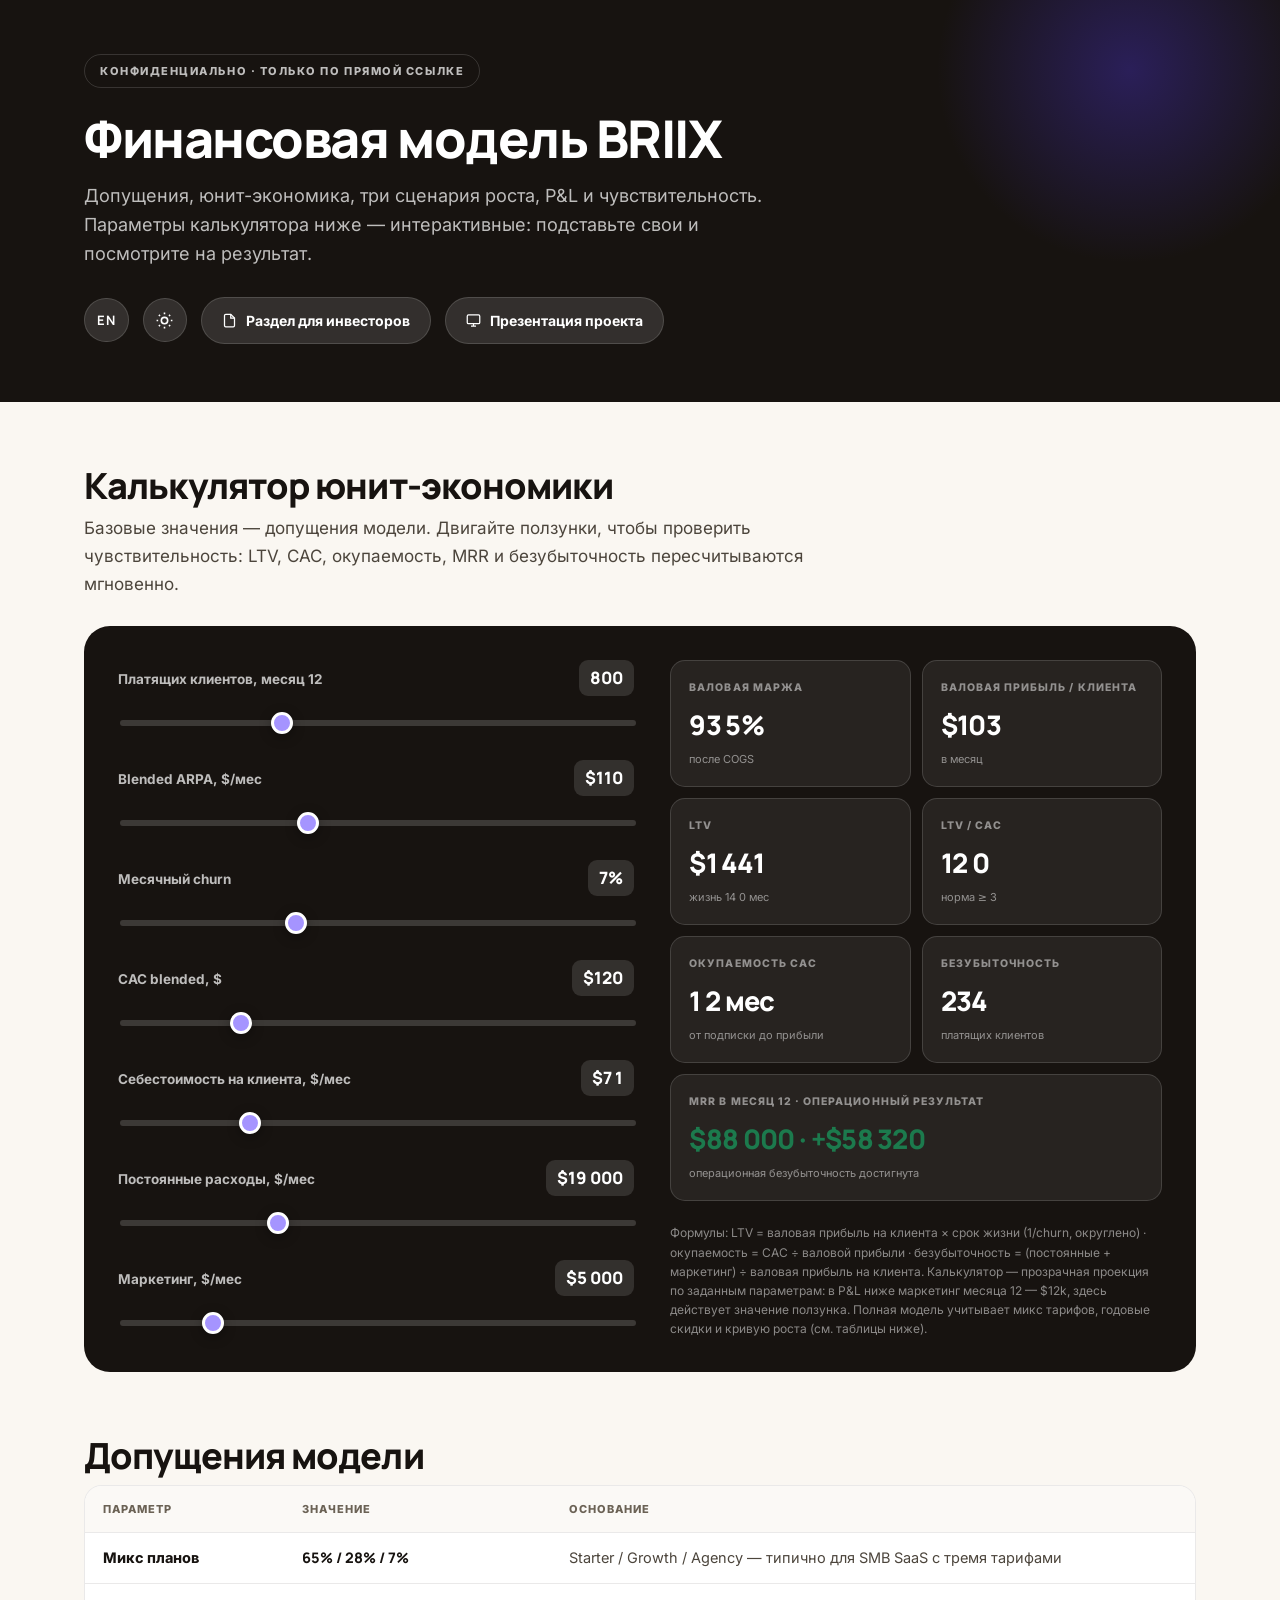
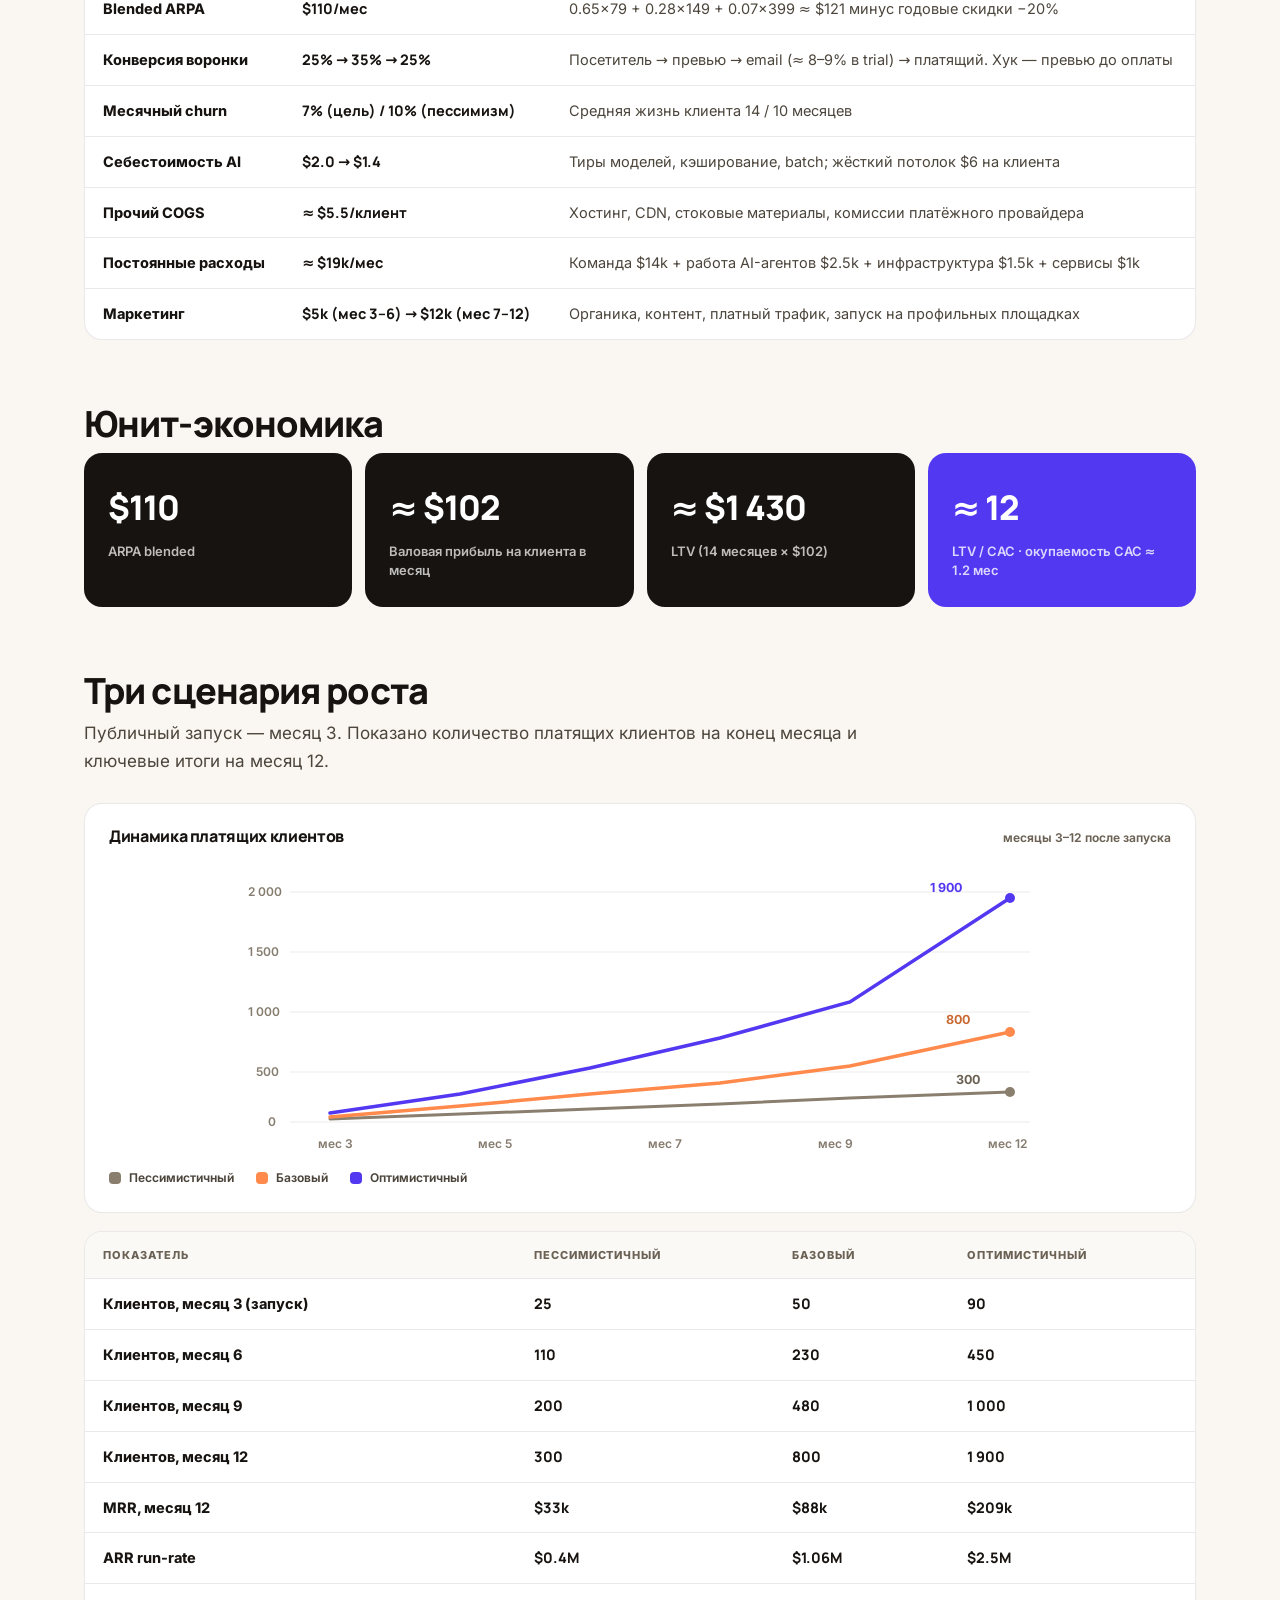
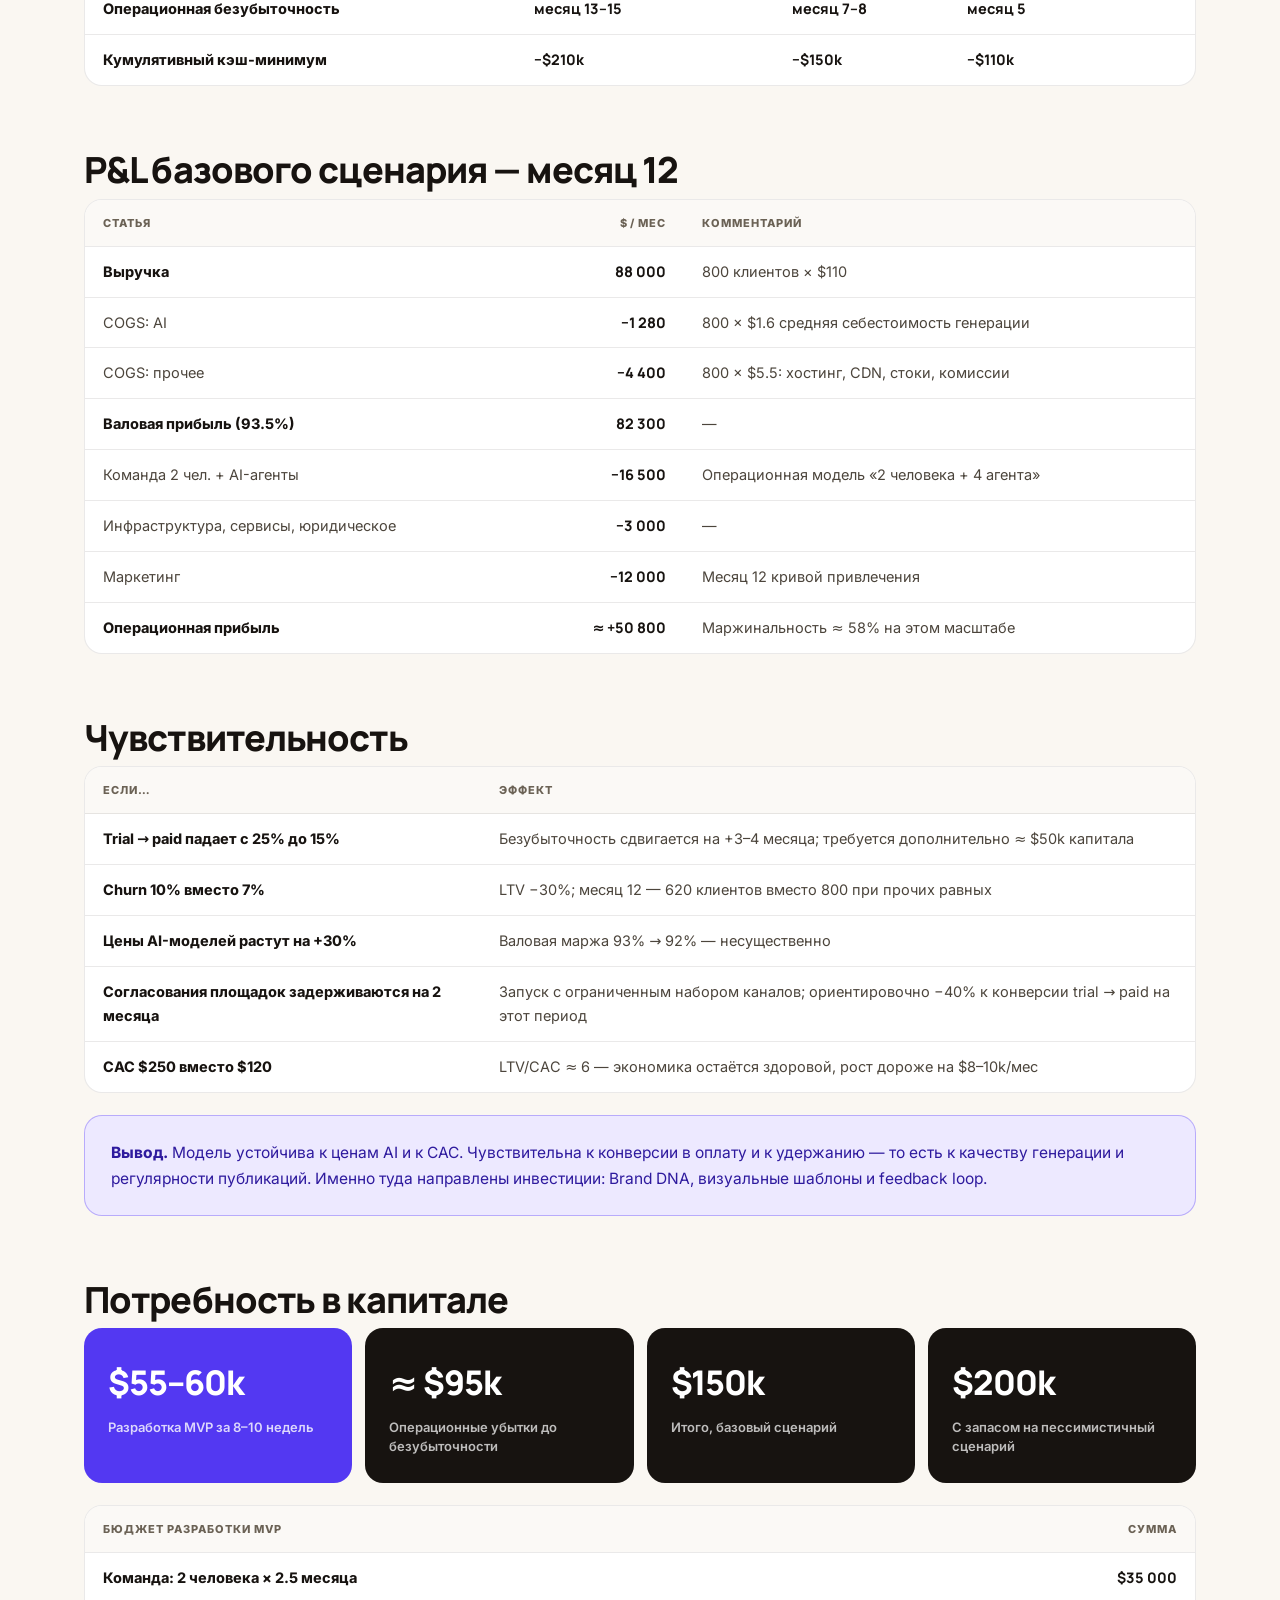
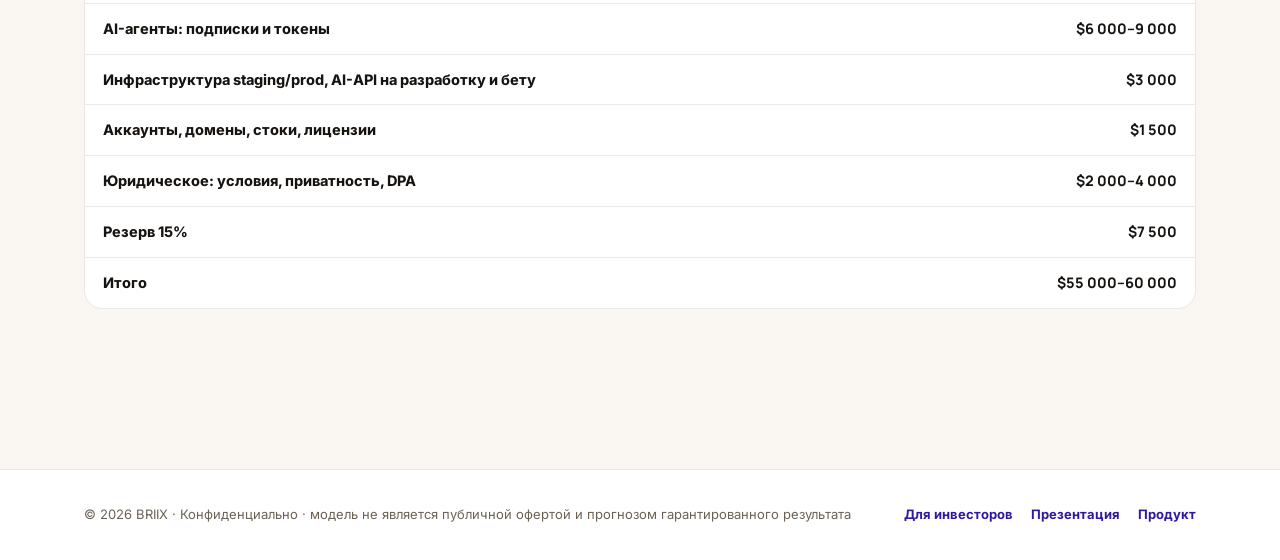
<file: fin-model/index.html>
<!DOCTYPE html>
<html lang="ru">
<head>
<link rel="alternate" hreflang="ru" href="https://rucorp.github.io/briix/fin-model/">
<link rel="alternate" hreflang="en" href="https://rucorp.github.io/briix/en/fin-model/">
<link rel="alternate" hreflang="x-default" href="https://rucorp.github.io/briix/fin-model/">
<meta charset="UTF-8">
<meta name="viewport" content="width=device-width, initial-scale=1.0">
<title>BRIIX — финансовая модель</title>
<meta name="description" content="Финансовая модель BRIIX: допущения, юнит-экономика, сценарии роста, P&L, чувствительность и интерактивный калькулятор.">
<meta name="robots" content="noindex, nofollow">
<meta name="color-scheme" content="light dark">
<meta name="theme-color" content="#faf7f2" media="(prefers-color-scheme: light)">
<meta name="theme-color" content="#0f0c09" media="(prefers-color-scheme: dark)">
<script>
  /* Без мигания: тема ставится до загрузки CSS */
  (function () {
    try {
      var t = localStorage.getItem('briix-theme');
      if (t !== 'light' && t !== 'dark') {
        t = window.matchMedia && window.matchMedia('(prefers-color-scheme: dark)').matches ? 'dark' : 'light';
      }
      document.documentElement.dataset.theme = t;
    } catch (e) {}
  })();
</script>
<link rel="icon" href="../assets/img/favicon.svg" type="image/svg+xml">
<link rel="preload" href="../assets/fonts/inter-cyrillic-wght-normal.woff2" as="font" type="font/woff2" crossorigin>
<link rel="preload" href="../assets/fonts/manrope-cyrillic-wght-normal.woff2" as="font" type="font/woff2" crossorigin>
<link rel="stylesheet" href="../assets/css/main.css">
</head>
<body class="doc-body">

<header class="doc-header">
  <div class="container">
    <div class="conf-badge">Конфиденциально · только по прямой ссылке</div>
    <h1>Финансовая модель BRIIX</h1>
    <p class="sub">Допущения, юнит-экономика, три сценария роста, P&L и чувствительность. Параметры калькулятора ниже — интерактивные: подставьте свои и посмотрите на результат.</p>
    <div class="row">
      <a class="lang-toggle on-dark" href="../en/fin-model/index.html" hreflang="en" lang="en" title="English" aria-label="Переключить язык" onclick="try{localStorage.setItem('briix-lang','en')}catch(e){}">EN</a>
        <button class="theme-toggle on-dark" type="button" aria-label="Переключить тему" title="Переключить тему">
        <svg class="icon-sun" viewBox="0 0 24 24" fill="none" stroke="currentColor" stroke-width="2" aria-hidden="true"><circle cx="12" cy="12" r="4"/><path d="M12 2v2M12 20v2M4.9 4.9l1.4 1.4M17.7 17.7l1.4 1.4M2 12h2M20 12h2M4.9 19.1l1.4-1.4M17.7 6.3l1.4-1.4"/></svg>
        <svg class="icon-moon" viewBox="0 0 24 24" fill="none" stroke="currentColor" stroke-width="2" aria-hidden="true"><path d="M21 12.8A9 9 0 1 1 11.2 3a7 7 0 0 0 9.8 9.8z"/></svg>
      </button>
      <a class="link-chip" href="../investors/">
        <svg viewBox="0 0 24 24" fill="none" stroke="currentColor" stroke-width="2"><path d="M14 2H6a2 2 0 0 0-2 2v16a2 2 0 0 0 2 2h12a2 2 0 0 0 2-2V8z"/><path d="M14 2v6h6"/></svg>
        Раздел для инвесторов
      </a>
      <a class="link-chip" href="../presentation.html">
        <svg viewBox="0 0 24 24" fill="none" stroke="currentColor" stroke-width="2"><rect x="2" y="3" width="20" height="14" rx="2"/><path d="M8 21h8M12 17v4"/></svg>
        Презентация проекта
      </a>
    </div>
  </div>
</header>

<main class="doc-main">
  <div class="container">

    <!-- Calculator -->
    <section class="doc-section" id="calculator">
      <h2>Калькулятор юнит-экономики</h2>
      <p class="lead">Базовые значения — допущения модели. Двигайте ползунки, чтобы проверить чувствительность: LTV, CAC, окупаемость, MRR и безубыточность пересчитываются мгновенно.</p>
      <div class="calc-shell">
        <div class="calc-grid">
          <div class="calc-controls">
            <div class="ctrl">
              <label>Платящих клиентов, месяц 12 <span class="val" id="v-clients">800</span></label>
              <input type="range" id="s-clients" min="50" max="2500" step="10" value="800">
            </div>
            <div class="ctrl">
              <label>Blended ARPA, $/мес <span class="val" id="v-arpa">$110</span></label>
              <input type="range" id="s-arpa" min="60" max="200" step="5" value="110">
            </div>
            <div class="ctrl">
              <label>Месячный churn <span class="val" id="v-churn">7%</span></label>
              <input type="range" id="s-churn" min="3" max="15" step="0.5" value="7">
            </div>
            <div class="ctrl">
              <label>CAC blended, $ <span class="val" id="v-cac">$120</span></label>
              <input type="range" id="s-cac" min="40" max="400" step="10" value="120">
            </div>
            <div class="ctrl">
              <label>Себестоимость на клиента, $/мес <span class="val" id="v-cogs">$7.1</span></label>
              <input type="range" id="s-cogs" min="3" max="20" step="0.1" value="7.1">
            </div>
            <div class="ctrl">
              <label>Постоянные расходы, $/мес <span class="val" id="v-fixed">$19 000</span></label>
              <input type="range" id="s-fixed" min="8000" max="45000" step="1000" value="19000">
            </div>
            <div class="ctrl">
              <label>Маркетинг, $/мес <span class="val" id="v-mkt">$5 000</span></label>
              <input type="range" id="s-mkt" min="0" max="30000" step="500" value="5000">
            </div>
          </div>

          <div>
            <div class="calc-results">
              <div class="calc-cell"><div class="k">Валовая маржа</div><div class="v" id="r-margin">93.5%</div><div class="h">после COGS</div></div>
              <div class="calc-cell"><div class="k">Валовая прибыль / клиента</div><div class="v" id="r-gpc">$103</div><div class="h">в месяц</div></div>
              <div class="calc-cell"><div class="k">LTV</div><div class="v" id="r-ltv">$1 441</div><div class="h" id="r-lifespan">жизнь 14 мес</div></div>
              <div class="calc-cell"><div class="k">LTV / CAC</div><div class="v" id="r-ltvcac">12.0</div><div class="h">норма ≥ 3</div></div>
              <div class="calc-cell"><div class="k">Окупаемость CAC</div><div class="v" id="r-payback">1.2 мес</div><div class="h">от подписки до прибыли</div></div>
              <div class="calc-cell"><div class="k">Безубыточность</div><div class="v" id="r-breakeven">233</div><div class="h">платящих клиентов</div></div>
              <div class="calc-cell good wide"><div class="k">MRR в месяц 12 · операционный результат</div><div class="v" id="r-mrr">$88 000 · +$58 000</div><div class="h" id="r-note">операционная безубыточность достигнута</div></div>
            </div>
            <div class="calc-foot">
              Формулы: LTV = валовая прибыль на клиента × срок жизни (1/churn, округлено) · окупаемость = CAC ÷ валовой прибыли · безубыточность = (постоянные + маркетинг) ÷ валовая прибыль на клиента.
              Калькулятор — прозрачная проекция по заданным параметрам: в P&L ниже маркетинг месяца 12 — $12k, здесь действует значение ползунка. Полная модель учитывает микс тарифов, годовые скидки и кривую роста (см. таблицы ниже).
            </div>
          </div>
        </div>
      </div>
    </section>

    <!-- Assumptions -->
    <section class="doc-section" id="assumptions">
      <h2>Допущения модели</h2>
      <div class="table-wrap">
        <table class="doc-table">
          <thead><tr><th>Параметр</th><th>Значение</th><th>Основание</th></tr></thead>
          <tbody>
            <tr><td class="hl">Микс планов</td><td class="num">65% / 28% / 7%</td><td>Starter / Growth / Agency — типично для SMB SaaS с тремя тарифами</td></tr>
            <tr><td class="hl">Blended ARPA</td><td class="num">$110/мес</td><td>0.65×79 + 0.28×149 + 0.07×399 ≈ $121 минус годовые скидки −20%</td></tr>
            <tr><td class="hl">Конверсия воронки</td><td class="num">25% → 35% → 25%</td><td>Посетитель → превью → email (≈ 8–9% в trial) → платящий. Хук — превью до оплаты</td></tr>
            <tr><td class="hl">Месячный churn</td><td class="num">7% (цель) / 10% (пессимизм)</td><td>Средняя жизнь клиента 14 / 10 месяцев</td></tr>
            <tr><td class="hl">Себестоимость AI</td><td class="num">$2.0 → $1.4</td><td>Тиры моделей, кэширование, batch; жёсткий потолок $6 на клиента</td></tr>
            <tr><td class="hl">Прочий COGS</td><td class="num">≈ $5.5/клиент</td><td>Хостинг, CDN, стоковые материалы, комиссии платёжного провайдера</td></tr>
            <tr><td class="hl">Постоянные расходы</td><td class="num">≈ $19k/мес</td><td>Команда $14k + работа AI-агентов $2.5k + инфраструктура $1.5k + сервисы $1k</td></tr>
            <tr><td class="hl">Маркетинг</td><td class="num">$5k (мес 3–6) → $12k (мес 7–12)</td><td>Органика, контент, платный трафик, запуск на профильных площадках</td></tr>
          </tbody>
        </table>
      </div>
    </section>

    <!-- Unit economics -->
    <section class="doc-section" id="unit">
      <h2>Юнит-экономика</h2>
      <div class="stat-band">
        <div class="stat-cell"><div class="v">$110</div><div class="l">ARPA blended</div></div>
        <div class="stat-cell"><div class="v">≈ $102</div><div class="l">Валовая прибыль на клиента в месяц</div></div>
        <div class="stat-cell"><div class="v">≈ $1 430</div><div class="l">LTV (14 месяцев × $102)</div></div>
        <div class="stat-cell accent"><div class="v">≈ 12</div><div class="l">LTV / CAC · окупаемость CAC ≈ 1.2 мес</div></div>
      </div>
    </section>

    <!-- Scenarios -->
    <section class="doc-section" id="scenarios">
      <h2>Три сценария роста</h2>
      <p class="lead">Публичный запуск — месяц 3. Показано количество платящих клиентов на конец месяца и ключевые итоги на месяц 12.</p>

      <div class="spark-wrap" style="margin-bottom:18px">
        <div class="t"><h3>Динамика платящих клиентов</h3><span>месяцы 3–12 после запуска</span></div>
        <svg viewBox="0 0 820 300" width="100%" height="300" role="img" aria-label="График роста клиентов по трём сценариям">
          <!-- grid -->
          <g stroke="rgba(23,19,16,0.08)" stroke-width="1">
            <line x1="60" y1="30" x2="800" y2="30"/>
            <line x1="60" y1="90" x2="800" y2="90"/>
            <line x1="60" y1="150" x2="800" y2="150"/>
            <line x1="60" y1="210" x2="800" y2="210"/>
            <line x1="60" y1="260" x2="800" y2="260"/>
          </g>
          <g fill="#857b6e" font-size="12" font-family="Inter Variable, sans-serif" font-weight="600">
            <text x="18" y="34">2 000</text>
            <text x="18" y="94">1 500</text>
            <text x="18" y="154">1 000</text>
            <text x="26" y="214">500</text>
            <text x="38" y="264">0</text>
            <text x="88" y="286">мес 3</text>
            <text x="248" y="286">мес 5</text>
            <text x="418" y="286">мес 7</text>
            <text x="588" y="286">мес 9</text>
            <text x="758" y="286">мес 12</text>
          </g>
          <!-- pessimistic: 25, 60, 110, 150, 200, 240, 300 -->
          <polyline fill="none" stroke="#8a7f6f" stroke-width="3" stroke-linecap="round"
            points="100,257 230,252 360,247 490,242 620,236 780,230"/>
          <!-- base: 50, 130, 230, 330, 480, 620, 800 -->
          <polyline fill="none" stroke="#FF8A4C" stroke-width="3.5" stroke-linecap="round"
            points="100,255 230,244 360,232 490,221 620,204 780,170"/>
          <!-- optimistic: 90, 240, 450, 700, 1000, 1450, 1900 -->
          <polyline fill="none" stroke="#5338F2" stroke-width="3.5" stroke-linecap="round"
            points="100,251 230,232 360,206 490,176 620,140 780,36"/>
          <!-- labels -->
          <g font-family="Inter Variable, sans-serif" font-size="12.5" font-weight="700">
            <circle cx="780" cy="230" r="5" fill="#8a7f6f"/><text x="726" y="222" fill="#6b6153">300</text>
            <circle cx="780" cy="170" r="5" fill="#FF8A4C"/><text x="716" y="162" fill="#c96a35">800</text>
            <circle cx="780" cy="36" r="5" fill="#5338F2"/><text x="700" y="30" fill="#5338F2">1 900</text>
          </g>
        </svg>
        <div class="s-legend" style="margin-top:6px">
          <span style="color:var(--ink-2)"><i style="background:#8a7f6f"></i>Пессимистичный</span>
          <span style="color:var(--ink-2)"><i style="background:#FF8A4C"></i>Базовый</span>
          <span style="color:var(--ink-2)"><i style="background:#5338F2"></i>Оптимистичный</span>
        </div>
      </div>

      <div class="table-wrap">
        <table class="doc-table">
          <thead><tr><th>Показатель</th><th>Пессимистичный</th><th>Базовый</th><th>Оптимистичный</th></tr></thead>
          <tbody>
            <tr><td class="hl">Клиентов, месяц 3 (запуск)</td><td class="num">25</td><td class="num">50</td><td class="num">90</td></tr>
            <tr><td class="hl">Клиентов, месяц 6</td><td class="num">110</td><td class="num">230</td><td class="num">450</td></tr>
            <tr><td class="hl">Клиентов, месяц 9</td><td class="num">200</td><td class="num">480</td><td class="num">1 000</td></tr>
            <tr><td class="hl">Клиентов, месяц 12</td><td class="num">300</td><td class="num hl">800</td><td class="num">1 900</td></tr>
            <tr><td class="hl">MRR, месяц 12</td><td class="num">$33k</td><td class="num hl">$88k</td><td class="num">$209k</td></tr>
            <tr><td class="hl">ARR run-rate</td><td class="num">$0.4M</td><td class="num hl">$1.06M</td><td class="num">$2.5M</td></tr>
            <tr><td class="hl">Операционная безубыточность</td><td class="num">месяц 13–15</td><td class="num hl">месяц 7–8</td><td class="num">месяц 5</td></tr>
            <tr><td class="hl">Кумулятивный кэш-минимум</td><td class="num">−$210k</td><td class="num hl">−$150k</td><td class="num">−$110k</td></tr>
          </tbody>
        </table>
      </div>
    </section>

    <!-- P&L -->
    <section class="doc-section" id="pnl">
      <h2>P&L базового сценария — месяц 12</h2>
      <div class="table-wrap">
        <table class="doc-table">
          <thead><tr><th>Статья</th><th style="text-align:right">$ / мес</th><th>Комментарий</th></tr></thead>
          <tbody>
            <tr><td class="hl">Выручка</td><td class="num" style="text-align:right">88 000</td><td>800 клиентов × $110</td></tr>
            <tr><td>COGS: AI</td><td class="num" style="text-align:right">−1 280</td><td>800 × $1.6 средняя себестоимость генерации</td></tr>
            <tr><td>COGS: прочее</td><td class="num" style="text-align:right">−4 400</td><td>800 × $5.5: хостинг, CDN, стоки, комиссии</td></tr>
            <tr><td class="hl">Валовая прибыль (93.5%)</td><td class="num hl" style="text-align:right">82 300</td><td>—</td></tr>
            <tr><td>Команда 2 чел. + AI-агенты</td><td class="num" style="text-align:right">−16 500</td><td>Операционная модель «2 человека + 4 агента»</td></tr>
            <tr><td>Инфраструктура, сервисы, юридическое</td><td class="num" style="text-align:right">−3 000</td><td>—</td></tr>
            <tr><td>Маркетинг</td><td class="num" style="text-align:right">−12 000</td><td>Месяц 12 кривой привлечения</td></tr>
            <tr><td class="hl">Операционная прибыль</td><td class="num hl" style="text-align:right">≈ +50 800</td><td>Маржинальность ≈ 58% на этом масштабе</td></tr>
          </tbody>
        </table>
      </div>
    </section>

    <!-- Sensitivity -->
    <section class="doc-section" id="sensitivity">
      <h2>Чувствительность</h2>
      <div class="table-wrap">
        <table class="doc-table">
          <thead><tr><th>Если…</th><th>Эффект</th></tr></thead>
          <tbody>
            <tr><td class="hl">Trial → paid падает с 25% до 15%</td><td>Безубыточность сдвигается на +3–4 месяца; требуется дополнительно ≈ $50k капитала</td></tr>
            <tr><td class="hl">Churn 10% вместо 7%</td><td>LTV −30%; месяц 12 — 620 клиентов вместо 800 при прочих равных</td></tr>
            <tr><td class="hl">Цены AI-моделей растут на +30%</td><td>Валовая маржа 93% → 92% — несущественно</td></tr>
            <tr><td class="hl">Согласования площадок задерживаются на 2 месяца</td><td>Запуск с ограниченным набором каналов; ориентировочно −40% к конверсии trial → paid на этот период</td></tr>
            <tr><td class="hl">CAC $250 вместо $120</td><td>LTV/CAC ≈ 6 — экономика остаётся здоровой, рост дороже на $8–10k/мес</td></tr>
          </tbody>
        </table>
      </div>
      <div class="callout" style="margin-top:22px">
        <b>Вывод.</b> Модель устойчива к ценам AI и к CAC. Чувствительна к конверсии в оплату и к удержанию — то есть к качеству генерации и регулярности публикаций. Именно туда направлены инвестиции: Brand DNA, визуальные шаблоны и feedback loop.
      </div>
    </section>

    <!-- Capital -->
    <section class="doc-section" id="capital">
      <h2>Потребность в капитале</h2>
      <div class="stat-band" style="margin-bottom:22px">
        <div class="stat-cell accent"><div class="v">$55–60k</div><div class="l">Разработка MVP за 8–10 недель</div></div>
        <div class="stat-cell"><div class="v">≈ $95k</div><div class="l">Операционные убытки до безубыточности</div></div>
        <div class="stat-cell"><div class="v">$150k</div><div class="l">Итого, базовый сценарий</div></div>
        <div class="stat-cell"><div class="v">$200k</div><div class="l">С запасом на пессимистичный сценарий</div></div>
      </div>
      <div class="table-wrap">
        <table class="doc-table">
          <thead><tr><th>Бюджет разработки MVP</th><th style="text-align:right">Сумма</th></tr></thead>
          <tbody>
            <tr><td class="hl">Команда: 2 человека × 2.5 месяца</td><td class="num" style="text-align:right">$35 000</td></tr>
            <tr><td class="hl">AI-агенты: подписки и токены</td><td class="num" style="text-align:right">$6 000–9 000</td></tr>
            <tr><td class="hl">Инфраструктура staging/prod, AI-API на разработку и бету</td><td class="num" style="text-align:right">$3 000</td></tr>
            <tr><td class="hl">Аккаунты, домены, стоки, лицензии</td><td class="num" style="text-align:right">$1 500</td></tr>
            <tr><td class="hl">Юридическое: условия, приватность, DPA</td><td class="num" style="text-align:right">$2 000–4 000</td></tr>
            <tr><td class="hl">Резерв 15%</td><td class="num" style="text-align:right">$7 500</td></tr>
            <tr><td class="hl">Итого</td><td class="num hl" style="text-align:right">$55 000–60 000</td></tr>
          </tbody>
        </table>
      </div>
    </section>

  </div>
</main>

<footer class="doc-footer">
  <div class="container row">
    <div>© 2026 BRIIX · Конфиденциально · модель не является публичной офертой и прогнозом гарантированного результата</div>
    <div style="display:flex;gap:18px;flex-wrap:wrap">
      <a href="../investors/">Для инвесторов</a>
      <a href="../presentation.html">Презентация</a>
      <a href="../index.html">Продукт</a>
    </div>
  </div>
</footer>

<script src="../assets/js/nav.js"></script>
<script src="../assets/js/theme.js"></script>
<script src="../assets/i18n/ru.js"></script>
<script src="../assets/js/finmodel.js"></script>
</body>
</html>
</file>
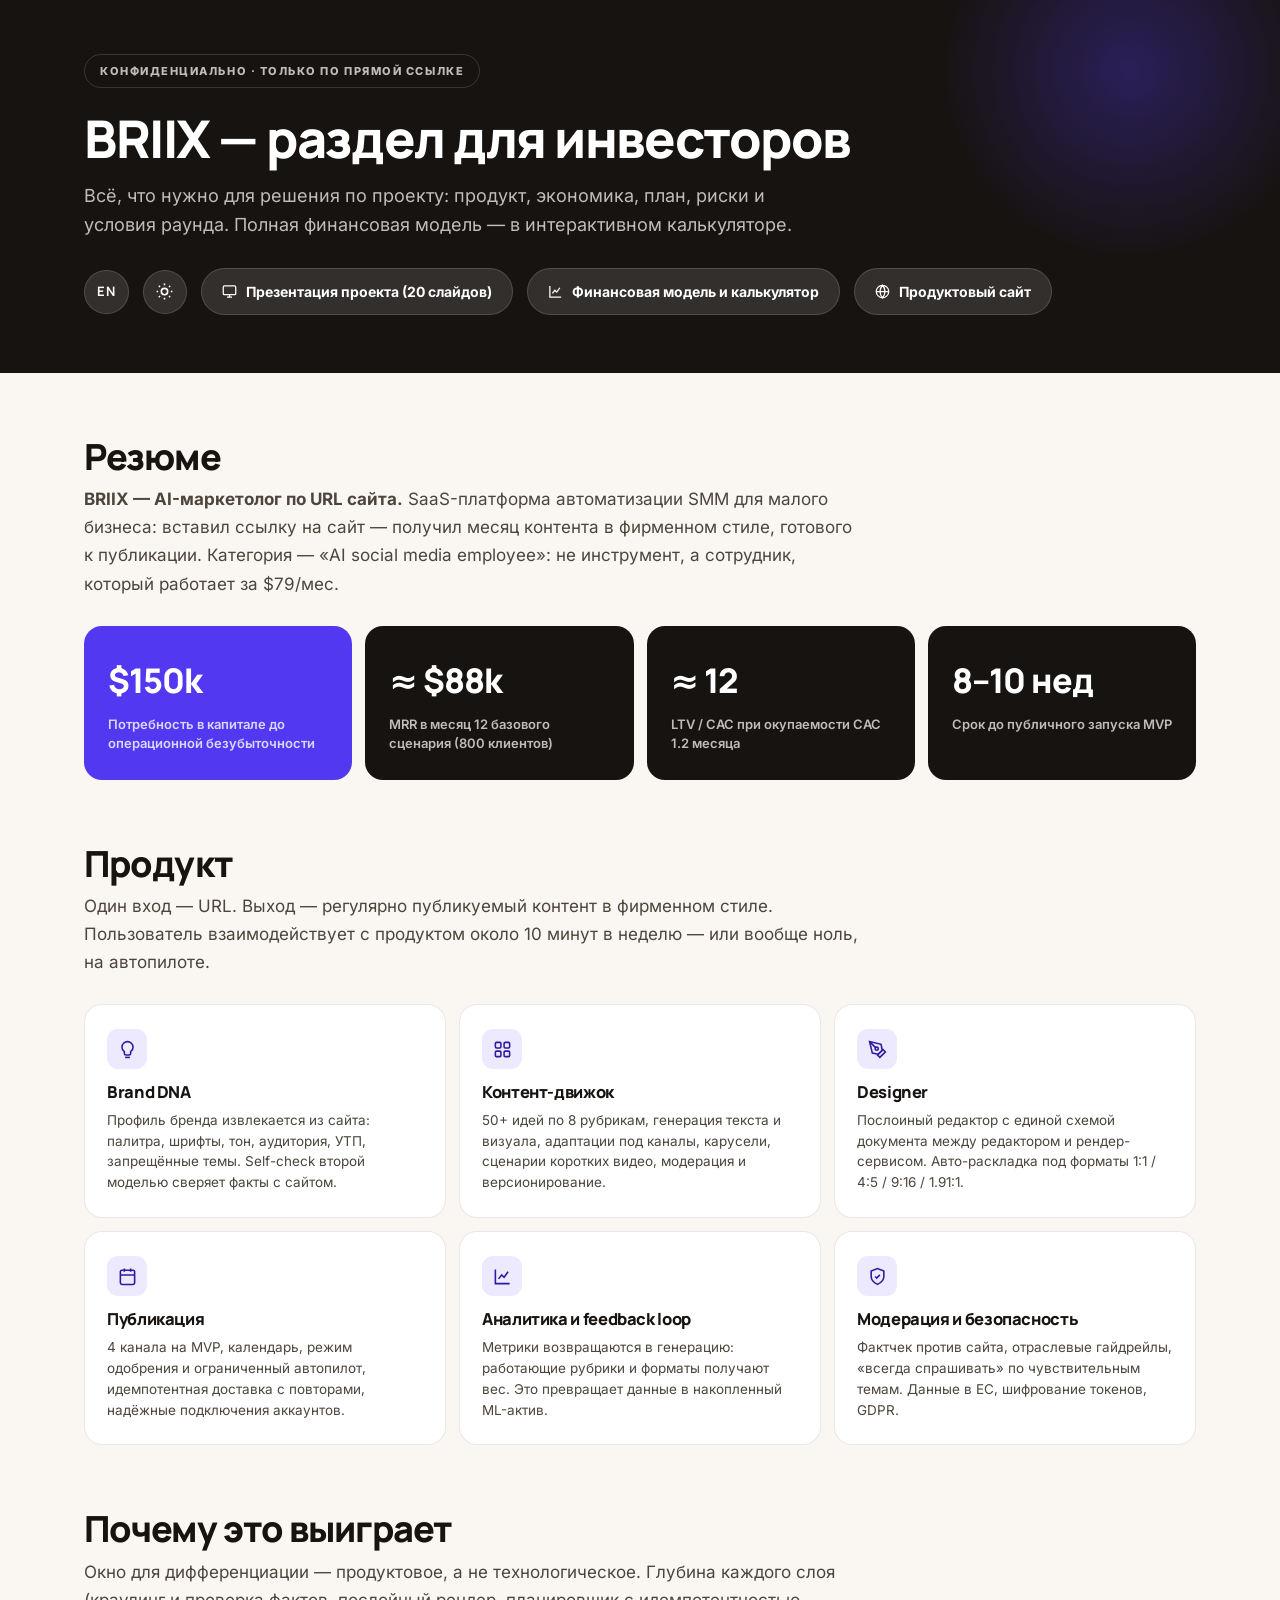
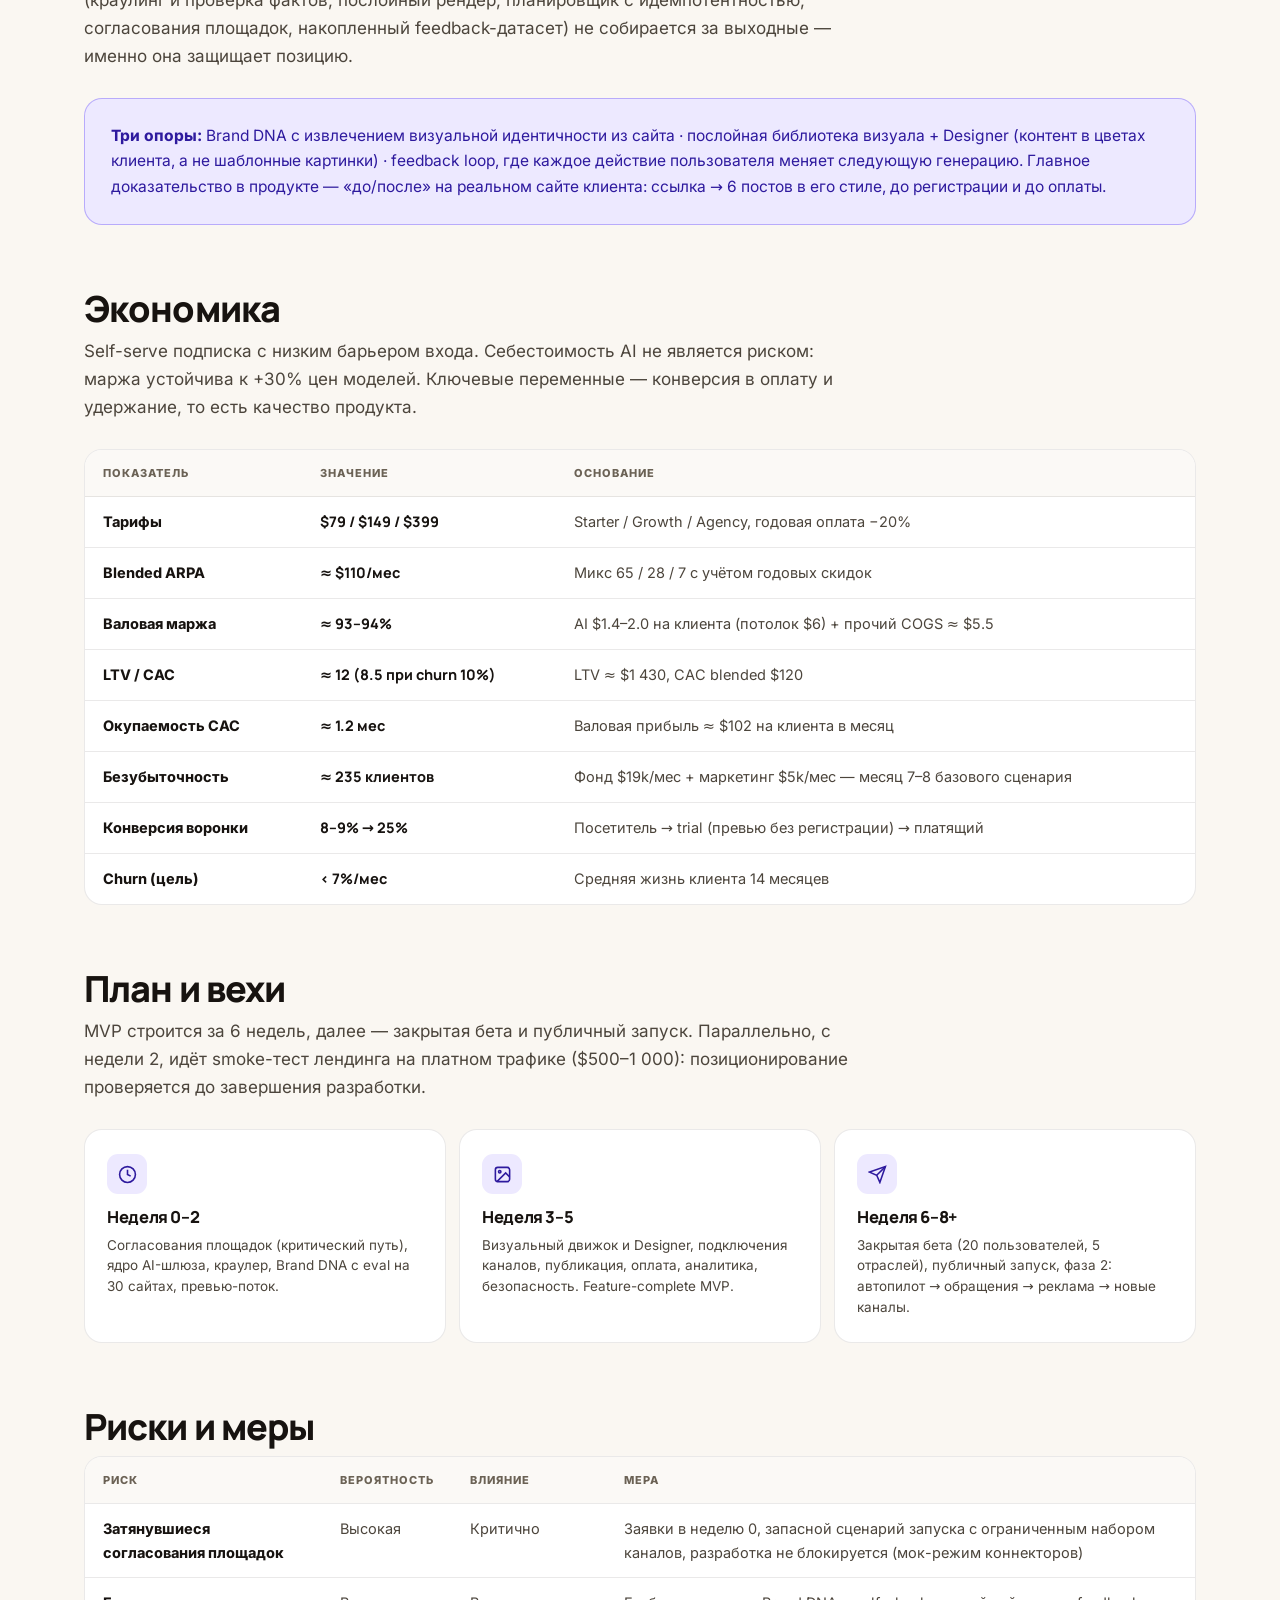
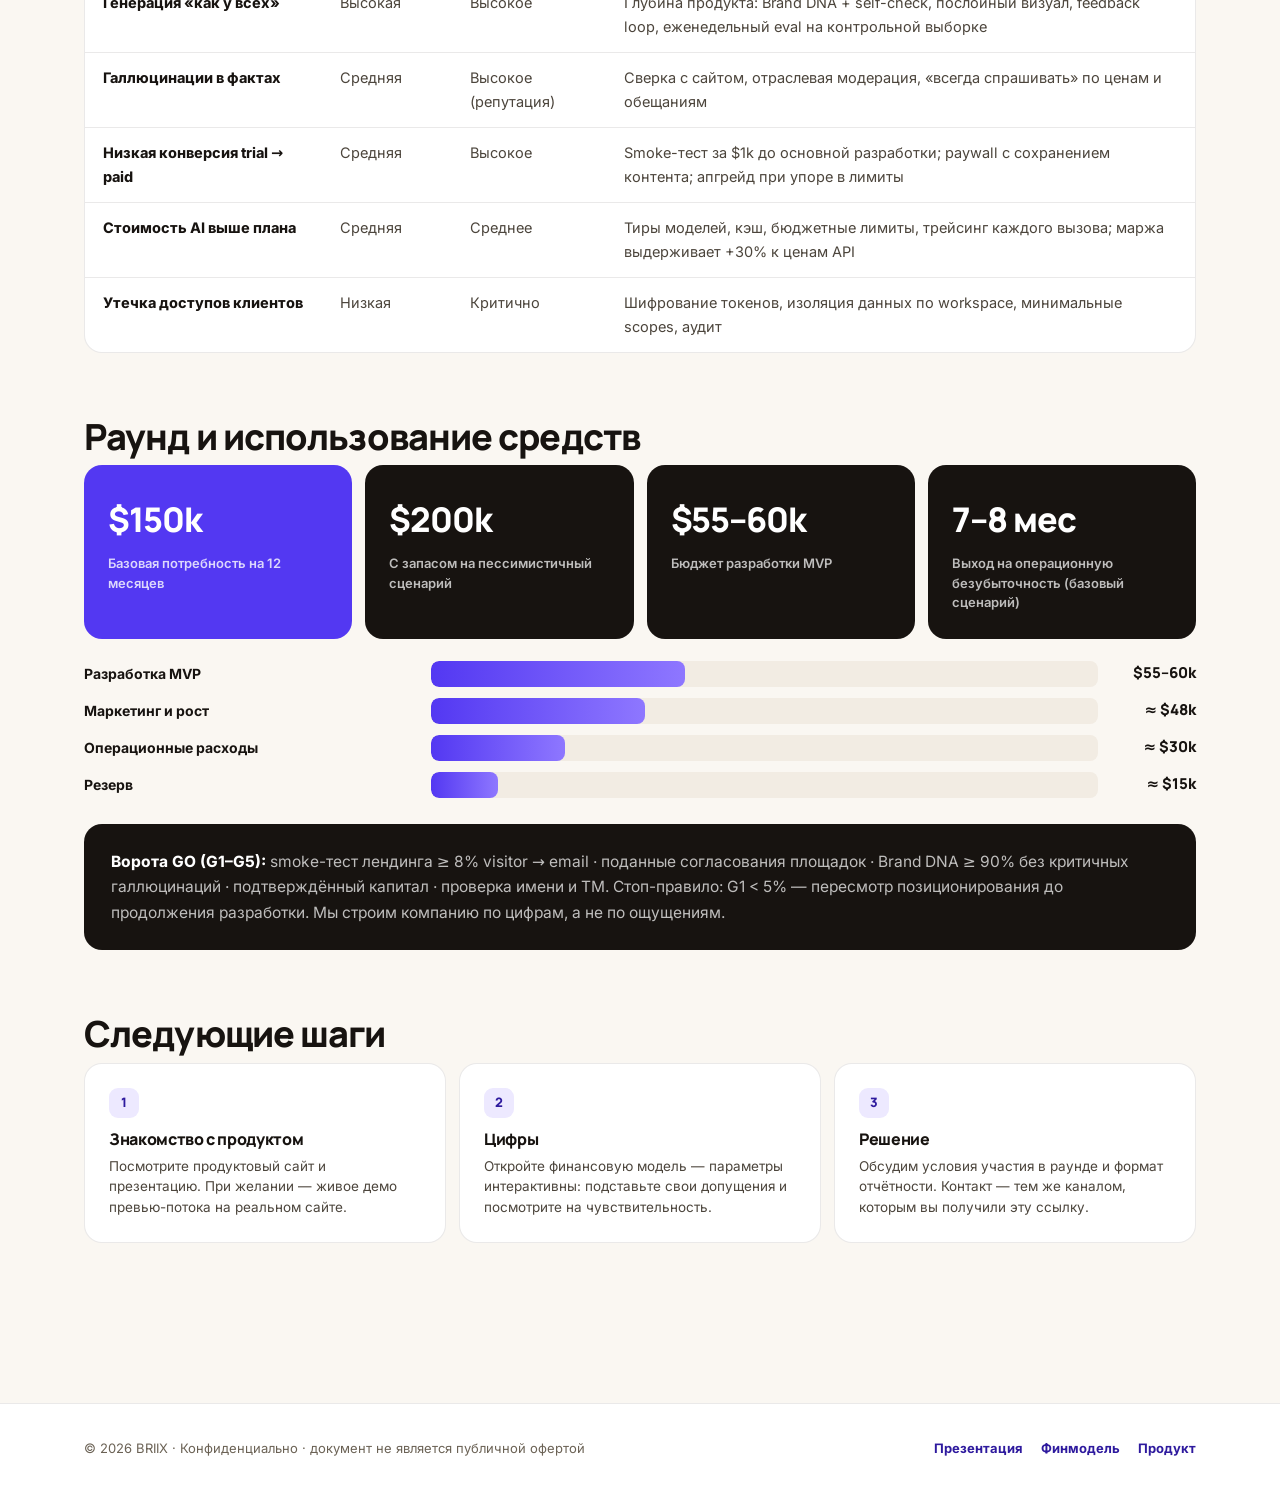
<file: investors/index.html>
<!DOCTYPE html>
<html lang="ru">
<head>
<link rel="alternate" hreflang="ru" href="https://rucorp.github.io/briix/investors/">
<link rel="alternate" hreflang="en" href="https://rucorp.github.io/briix/en/investors/">
<link rel="alternate" hreflang="x-default" href="https://rucorp.github.io/briix/investors/">
<meta charset="UTF-8">
<meta name="viewport" content="width=device-width, initial-scale=1.0">
<title>BRIIX — раздел для инвесторов</title>
<meta name="description" content="Инвест-раздел BRIIX: резюме, экономика, план, риски и условия раунда.">
<meta name="robots" content="noindex, nofollow">
<meta name="color-scheme" content="light dark">
<meta name="theme-color" content="#faf7f2" media="(prefers-color-scheme: light)">
<meta name="theme-color" content="#0f0c09" media="(prefers-color-scheme: dark)">
<script>
  /* Без мигания: тема ставится до загрузки CSS */
  (function () {
    try {
      var t = localStorage.getItem('briix-theme');
      if (t !== 'light' && t !== 'dark') {
        t = window.matchMedia && window.matchMedia('(prefers-color-scheme: dark)').matches ? 'dark' : 'light';
      }
      document.documentElement.dataset.theme = t;
    } catch (e) {}
  })();
</script>
<link rel="icon" href="../assets/img/favicon.svg" type="image/svg+xml">
<link rel="preload" href="../assets/fonts/inter-cyrillic-wght-normal.woff2" as="font" type="font/woff2" crossorigin>
<link rel="preload" href="../assets/fonts/manrope-cyrillic-wght-normal.woff2" as="font" type="font/woff2" crossorigin>
<link rel="stylesheet" href="../assets/css/main.css">
</head>
<body class="doc-body">

<header class="doc-header">
  <div class="container">
    <div class="conf-badge">Конфиденциально · только по прямой ссылке</div>
    <h1>BRIIX — раздел для инвесторов</h1>
    <p class="sub">Всё, что нужно для решения по проекту: продукт, экономика, план, риски и условия раунда. Полная финансовая модель — в интерактивном калькуляторе.</p>
    <div class="row">
      <a class="lang-toggle on-dark" href="../en/investors/index.html" hreflang="en" lang="en" title="English" aria-label="Переключить язык" onclick="try{localStorage.setItem('briix-lang','en')}catch(e){}">EN</a>
        <button class="theme-toggle on-dark" type="button" aria-label="Переключить тему" title="Переключить тему">
        <svg class="icon-sun" viewBox="0 0 24 24" fill="none" stroke="currentColor" stroke-width="2" aria-hidden="true"><circle cx="12" cy="12" r="4"/><path d="M12 2v2M12 20v2M4.9 4.9l1.4 1.4M17.7 17.7l1.4 1.4M2 12h2M20 12h2M4.9 19.1l1.4-1.4M17.7 6.3l1.4-1.4"/></svg>
        <svg class="icon-moon" viewBox="0 0 24 24" fill="none" stroke="currentColor" stroke-width="2" aria-hidden="true"><path d="M21 12.8A9 9 0 1 1 11.2 3a7 7 0 0 0 9.8 9.8z"/></svg>
      </button>
      <a class="link-chip" href="../presentation.html">
        <svg viewBox="0 0 24 24" fill="none" stroke="currentColor" stroke-width="2"><rect x="2" y="3" width="20" height="14" rx="2"/><path d="M8 21h8M12 17v4"/></svg>
        Презентация проекта (20 слайдов)
      </a>
      <a class="link-chip" href="../fin-model/">
        <svg viewBox="0 0 24 24" fill="none" stroke="currentColor" stroke-width="2"><path d="M3 3v18h18"/><path d="M7 15l4-5 3 3 5-7"/></svg>
        Финансовая модель и калькулятор
      </a>
      <a class="link-chip" href="../index.html">
        <svg viewBox="0 0 24 24" fill="none" stroke="currentColor" stroke-width="2"><circle cx="12" cy="12" r="10"/><path d="M2 12h20M12 2a15.3 15.3 0 0 1 4 10 15.3 15.3 0 0 1-4 10 15.3 15.3 0 0 1-4-10 15.3 15.3 0 0 1 4-10z"/></svg>
        Продуктовый сайт
      </a>
    </div>
  </div>
</header>

<main class="doc-main">
  <div class="container">

    <!-- Summary -->
    <section class="doc-section" id="summary">
      <h2>Резюме</h2>
      <p class="lead"><b>BRIIX — AI-маркетолог по URL сайта.</b> SaaS-платформа автоматизации SMM для малого бизнеса: вставил ссылку на сайт — получил месяц контента в фирменном стиле, готового к публикации. Категория — «AI social media employee»: не инструмент, а сотрудник, который работает за $79/мес.</p>
      <div class="stat-band">
        <div class="stat-cell accent"><div class="v">$150k</div><div class="l">Потребность в капитале до операционной безубыточности</div></div>
        <div class="stat-cell"><div class="v">≈ $88k</div><div class="l">MRR в месяц 12 базового сценария (800 клиентов)</div></div>
        <div class="stat-cell"><div class="v">≈ 12</div><div class="l">LTV / CAC при окупаемости CAC 1.2 месяца</div></div>
        <div class="stat-cell"><div class="v">8–10 нед</div><div class="l">Срок до публичного запуска MVP</div></div>
      </div>
    </section>

    <!-- Product -->
    <section class="doc-section" id="product">
      <h2>Продукт</h2>
      <p class="lead">Один вход — URL. Выход — регулярно публикуемый контент в фирменном стиле. Пользователь взаимодействует с продуктом около 10 минут в неделю — или вообще ноль, на автопилоте.</p>
      <div class="highlight-grid">
        <div class="hl-card">
          <div class="ico"><svg viewBox="0 0 24 24" fill="none" stroke="currentColor" stroke-width="2"><path d="M12 2a7 7 0 0 1 7 7c0 2.4-1.2 4.5-3 5.7V17a2 2 0 0 1-2 2h-4a2 2 0 0 1-2-2v-2.3c-1.8-1.2-3-3.3-3-5.7a7 7 0 0 1 7-7z"/><path d="M9 22h6"/></svg></div>
          <h3>Brand DNA</h3>
          <p>Профиль бренда извлекается из сайта: палитра, шрифты, тон, аудитория, УТП, запрещённые темы. Self-check второй моделью сверяет факты с сайтом.</p>
        </div>
        <div class="hl-card">
          <div class="ico"><svg viewBox="0 0 24 24" fill="none" stroke="currentColor" stroke-width="2"><rect x="3" y="3" width="7" height="7" rx="1.5"/><rect x="14" y="3" width="7" height="7" rx="1.5"/><rect x="3" y="14" width="7" height="7" rx="1.5"/><rect x="14" y="14" width="7" height="7" rx="1.5"/></svg></div>
          <h3>Контент-движок</h3>
          <p>50+ идей по 8 рубрикам, генерация текста и визуала, адаптации под каналы, карусели, сценарии коротких видео, модерация и версионирование.</p>
        </div>
        <div class="hl-card">
          <div class="ico"><svg viewBox="0 0 24 24" fill="none" stroke="currentColor" stroke-width="2"><path d="M12 19l7-7 3 3-7 7-3-3z"/><path d="M18 13l-1.5-7.5L2 2l3.5 14.5L13 18l5-5z"/><path d="M2 2l7.586 7.586"/><circle cx="11" cy="11" r="2"/></svg></div>
          <h3>Designer</h3>
          <p>Послоиный редактор с единой схемой документа между редактором и рендер-сервисом. Авто-раскладка под форматы 1:1 / 4:5 / 9:16 / 1.91:1.</p>
        </div>
        <div class="hl-card">
          <div class="ico"><svg viewBox="0 0 24 24" fill="none" stroke="currentColor" stroke-width="2"><rect x="3" y="4" width="18" height="18" rx="2"/><path d="M16 2v4M8 2v4M3 10h18"/></svg></div>
          <h3>Публикация</h3>
          <p>4 канала на MVP, календарь, режим одобрения и ограниченный автопилот, идемпотентная доставка с повторами, надёжные подключения аккаунтов.</p>
        </div>
        <div class="hl-card">
          <div class="ico"><svg viewBox="0 0 24 24" fill="none" stroke="currentColor" stroke-width="2"><path d="M3 3v18h18"/><path d="M7 15l4-5 3 3 5-7"/></svg></div>
          <h3>Аналитика и feedback loop</h3>
          <p>Метрики возвращаются в генерацию: работающие рубрики и форматы получают вес. Это превращает данные в накопленный ML-актив.</p>
        </div>
        <div class="hl-card">
          <div class="ico"><svg viewBox="0 0 24 24" fill="none" stroke="currentColor" stroke-width="2"><path d="M12 22s8-4 8-10V5l-8-3-8 3v7c0 6 8 10 8 10z"/><path d="M9 12l2 2 4-4"/></svg></div>
          <h3>Модерация и безопасность</h3>
          <p>Фактчек против сайта, отраслевые гайдрейлы, «всегда спрашивать» по чувствительным темам. Данные в ЕС, шифрование токенов, GDPR.</p>
        </div>
      </div>
    </section>

    <!-- Why we win -->
    <section class="doc-section" id="edge">
      <h2>Почему это выиграет</h2>
      <p class="lead">Окно для дифференциации — продуктовое, а не технологическое. Глубина каждого слоя (краулинг и проверка фактов, послойный рендер, планировщик с идемпотентностью, согласования площадок, накопленный feedback-датасет) не собирается за выходные — именно она защищает позицию.</p>
      <div class="callout">
        <b>Три опоры:</b> Brand DNA с извлечением визуальной идентичности из сайта · послойная библиотека визуала + Designer (контент в цветах клиента, а не шаблонные картинки) · feedback loop, где каждое действие пользователя меняет следующую генерацию.
        Главное доказательство в продукте — «до/после» на реальном сайте клиента: ссылка → 6 постов в его стиле, до регистрации и до оплаты.
      </div>
    </section>

    <!-- Economics -->
    <section class="doc-section" id="economics">
      <h2>Экономика</h2>
      <p class="lead">Self-serve подписка с низким барьером входа. Себестоимость AI не является риском: маржа устойчива к +30% цен моделей. Ключевые переменные — конверсия в оплату и удержание, то есть качество продукта.</p>
      <div class="table-wrap">
        <table class="doc-table">
          <thead><tr><th>Показатель</th><th>Значение</th><th>Основание</th></tr></thead>
          <tbody>
            <tr><td class="hl">Тарифы</td><td class="num">$79 / $149 / $399</td><td>Starter / Growth / Agency, годовая оплата −20%</td></tr>
            <tr><td class="hl">Blended ARPA</td><td class="num">≈ $110/мес</td><td>Микс 65 / 28 / 7 с учётом годовых скидок</td></tr>
            <tr><td class="hl">Валовая маржа</td><td class="num">≈ 93–94%</td><td>AI $1.4–2.0 на клиента (потолок $6) + прочий COGS ≈ $5.5</td></tr>
            <tr><td class="hl">LTV / CAC</td><td class="num">≈ 12 (8.5 при churn 10%)</td><td>LTV ≈ $1 430, CAC blended $120</td></tr>
            <tr><td class="hl">Окупаемость CAC</td><td class="num">≈ 1.2 мес</td><td>Валовая прибыль ≈ $102 на клиента в месяц</td></tr>
            <tr><td class="hl">Безубыточность</td><td class="num">≈ 235 клиентов</td><td>Фонд $19k/мес + маркетинг $5k/мес — месяц 7–8 базового сценария</td></tr>
            <tr><td class="hl">Конверсия воронки</td><td class="num">8–9% → 25%</td><td>Посетитель → trial (превью без регистрации) → платящий</td></tr>
            <tr><td class="hl">Churn (цель)</td><td class="num">&lt; 7%/мес</td><td>Средняя жизнь клиента 14 месяцев</td></tr>
          </tbody>
        </table>
      </div>
    </section>

    <!-- Plan -->
    <section class="doc-section" id="plan">
      <h2>План и вехи</h2>
      <p class="lead">MVP строится за 6 недель, далее — закрытая бета и публичный запуск. Параллельно, с недели 2, идёт smoke-тест лендинга на платном трафике ($500–1 000): позиционирование проверяется до завершения разработки.</p>
      <div class="highlight-grid">
        <div class="hl-card">
          <div class="ico"><svg viewBox="0 0 24 24" fill="none" stroke="currentColor" stroke-width="2"><circle cx="12" cy="12" r="10"/><path d="M12 6v6l4 2"/></svg></div>
          <h3>Неделя 0–2</h3>
          <p>Согласования площадок (критический путь), ядро AI-шлюза, краулер, Brand DNA с eval на 30 сайтах, превью-поток.</p>
        </div>
        <div class="hl-card">
          <div class="ico"><svg viewBox="0 0 24 24" fill="none" stroke="currentColor" stroke-width="2"><rect x="3" y="3" width="18" height="18" rx="3"/><circle cx="8.5" cy="8.5" r="1.5"/><path d="m21 15-5-5L5 21"/></svg></div>
          <h3>Неделя 3–5</h3>
          <p>Визуальный движок и Designer, подключения каналов, публикация, оплата, аналитика, безопасность. Feature-complete MVP.</p>
        </div>
        <div class="hl-card">
          <div class="ico"><svg viewBox="0 0 24 24" fill="none" stroke="currentColor" stroke-width="2"><path d="M22 2 11 13"/><path d="M22 2 15 22l-4-9-9-4 20-7z"/></svg></div>
          <h3>Неделя 6–8+</h3>
          <p>Закрытая бета (20 пользователей, 5 отраслей), публичный запуск, фаза 2: автопилот → обращения → реклама → новые каналы.</p>
        </div>
      </div>
    </section>

    <!-- Risks -->
    <section class="doc-section" id="risks">
      <h2>Риски и меры</h2>
      <div class="table-wrap">
        <table class="doc-table">
          <thead><tr><th>Риск</th><th>Вероятность</th><th>Влияние</th><th>Мера</th></tr></thead>
          <tbody>
            <tr><td class="hl">Затянувшиеся согласования площадок</td><td>Высокая</td><td>Критично</td><td>Заявки в неделю 0, запасной сценарий запуска с ограниченным набором каналов, разработка не блокируется (мок-режим коннекторов)</td></tr>
            <tr><td class="hl">Генерация «как у всех»</td><td>Высокая</td><td>Высокое</td><td>Глубина продукта: Brand DNA + self-check, послойный визуал, feedback loop, еженедельный eval на контрольной выборке</td></tr>
            <tr><td class="hl">Галлюцинации в фактах</td><td>Средняя</td><td>Высокое (репутация)</td><td>Сверка с сайтом, отраслевая модерация, «всегда спрашивать» по ценам и обещаниям</td></tr>
            <tr><td class="hl">Низкая конверсия trial → paid</td><td>Средняя</td><td>Высокое</td><td>Smoke-тест за $1k до основной разработки; paywall с сохранением контента; апгрейд при упоре в лимиты</td></tr>
            <tr><td class="hl">Стоимость AI выше плана</td><td>Средняя</td><td>Среднее</td><td>Тиры моделей, кэш, бюджетные лимиты, трейсинг каждого вызова; маржа выдерживает +30% к ценам API</td></tr>
            <tr><td class="hl">Утечка доступов клиентов</td><td>Низкая</td><td>Критично</td><td>Шифрование токенов, изоляция данных по workspace, минимальные scopes, аудит</td></tr>
          </tbody>
        </table>
      </div>
    </section>

    <!-- Ask -->
    <section class="doc-section" id="ask">
      <h2>Раунд и использование средств</h2>
      <div class="stat-band" style="margin-bottom:22px">
        <div class="stat-cell accent"><div class="v">$150k</div><div class="l">Базовая потребность на 12 месяцев</div></div>
        <div class="stat-cell"><div class="v">$200k</div><div class="l">С запасом на пессимистичный сценарий</div></div>
        <div class="stat-cell"><div class="v">$55–60k</div><div class="l">Бюджет разработки MVP</div></div>
        <div class="stat-cell"><div class="v">7–8 мес</div><div class="l">Выход на операционную безубыточность (базовый сценарий)</div></div>
      </div>
      <div class="usefunds">
        <div class="usefund-row"><div class="lbl">Разработка MVP</div><div class="track"><i style="width:38%"></i></div><div class="amt">$55–60k</div></div>
        <div class="usefund-row"><div class="lbl">Маркетинг и рост</div><div class="track"><i style="width:32%"></i></div><div class="amt">≈ $48k</div></div>
        <div class="usefund-row"><div class="lbl">Операционные расходы</div><div class="track"><i style="width:20%"></i></div><div class="amt">≈ $30k</div></div>
        <div class="usefund-row"><div class="lbl">Резерв</div><div class="track"><i style="width:10%"></i></div><div class="amt">≈ $15k</div></div>
      </div>
      <div class="callout dark" style="margin-top:26px">
        <b>Ворота GO (G1–G5):</b> smoke-тест лендинга ≥ 8% visitor → email · поданные согласования площадок · Brand DNA ≥ 90% без критичных галлюцинаций · подтверждённый капитал · проверка имени и ТМ.
        Стоп-правило: G1 &lt; 5% — пересмотр позиционирования до продолжения разработки. Мы строим компанию по цифрам, а не по ощущениям.
      </div>
    </section>

    <!-- Next steps -->
    <section class="doc-section" id="next">
      <h2>Следующие шаги</h2>
      <div class="next-steps">
        <div class="next-card">
          <div class="n">1</div>
          <h3>Знакомство с продуктом</h3>
          <p>Посмотрите продуктовый сайт и презентацию. При желании — живое демо превью-потока на реальном сайте.</p>
        </div>
        <div class="next-card">
          <div class="n">2</div>
          <h3>Цифры</h3>
          <p>Откройте финансовую модель — параметры интерактивны: подставьте свои допущения и посмотрите на чувствительность.</p>
        </div>
        <div class="next-card">
          <div class="n">3</div>
          <h3>Решение</h3>
          <p>Обсудим условия участия в раунде и формат отчётности. Контакт — тем же каналом, которым вы получили эту ссылку.</p>
        </div>
      </div>
    </section>

  </div>
</main>

<footer class="doc-footer">
  <div class="container row">
    <div>© 2026 BRIIX · Конфиденциально · документ не является публичной офертой</div>
    <div style="display:flex;gap:18px;flex-wrap:wrap">
      <a href="../presentation.html">Презентация</a>
      <a href="../fin-model/">Финмодель</a>
      <a href="../index.html">Продукт</a>
    </div>
  </div>
</footer>

<script src="../assets/js/nav.js"></script>
<script src="../assets/js/theme.js"></script>
</body>
</html>
</file>
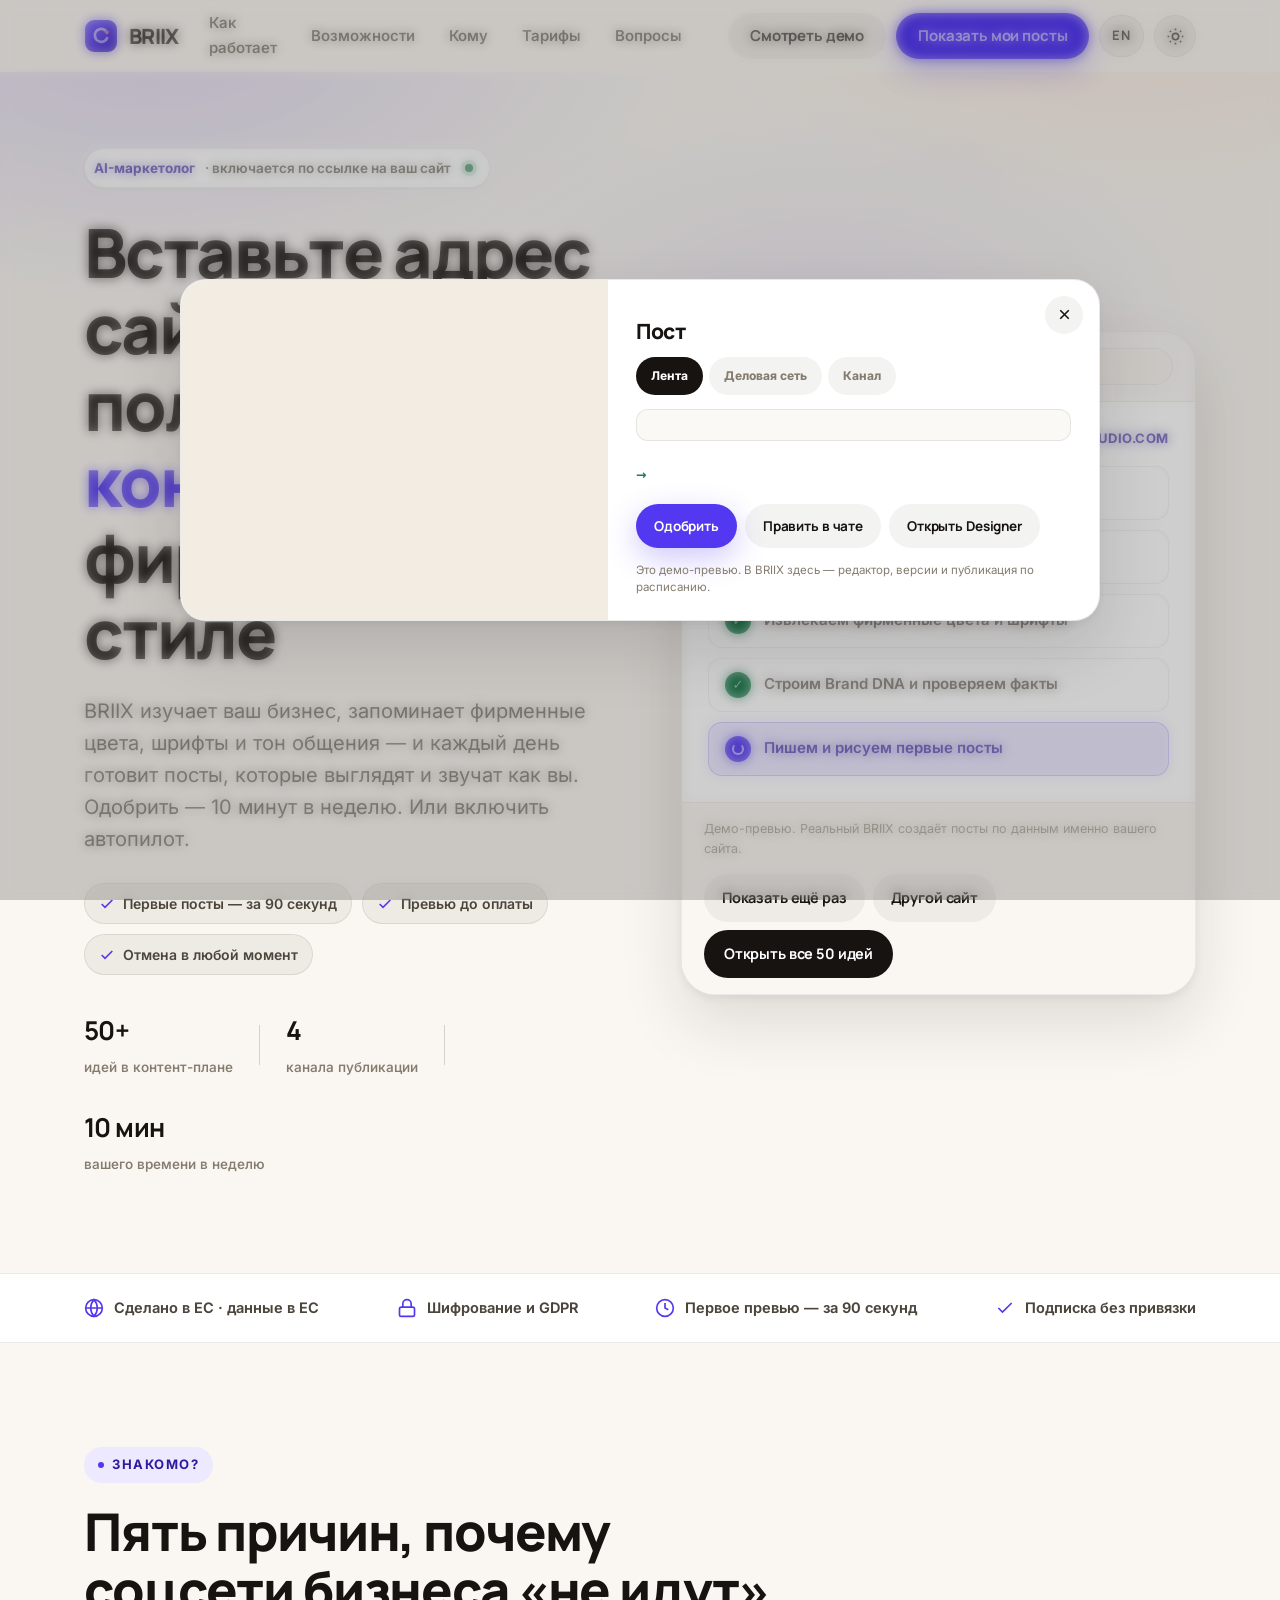
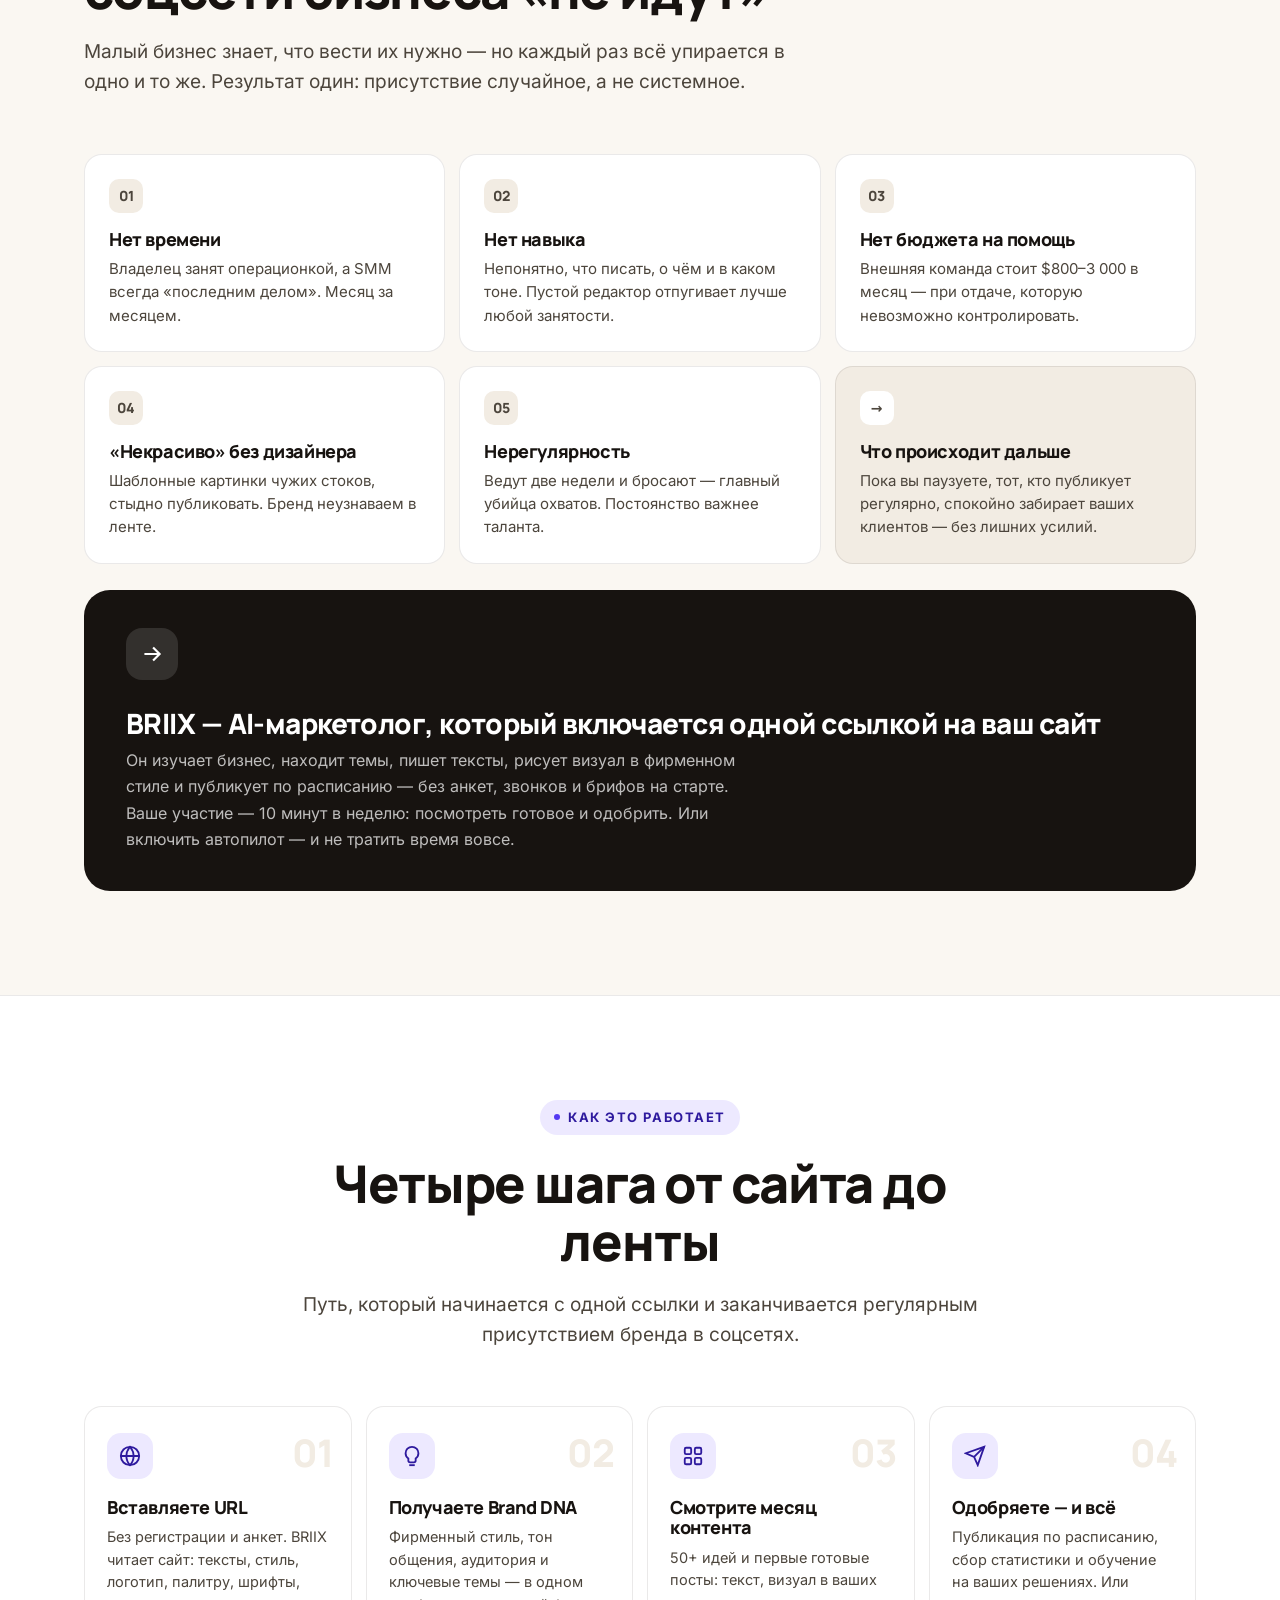
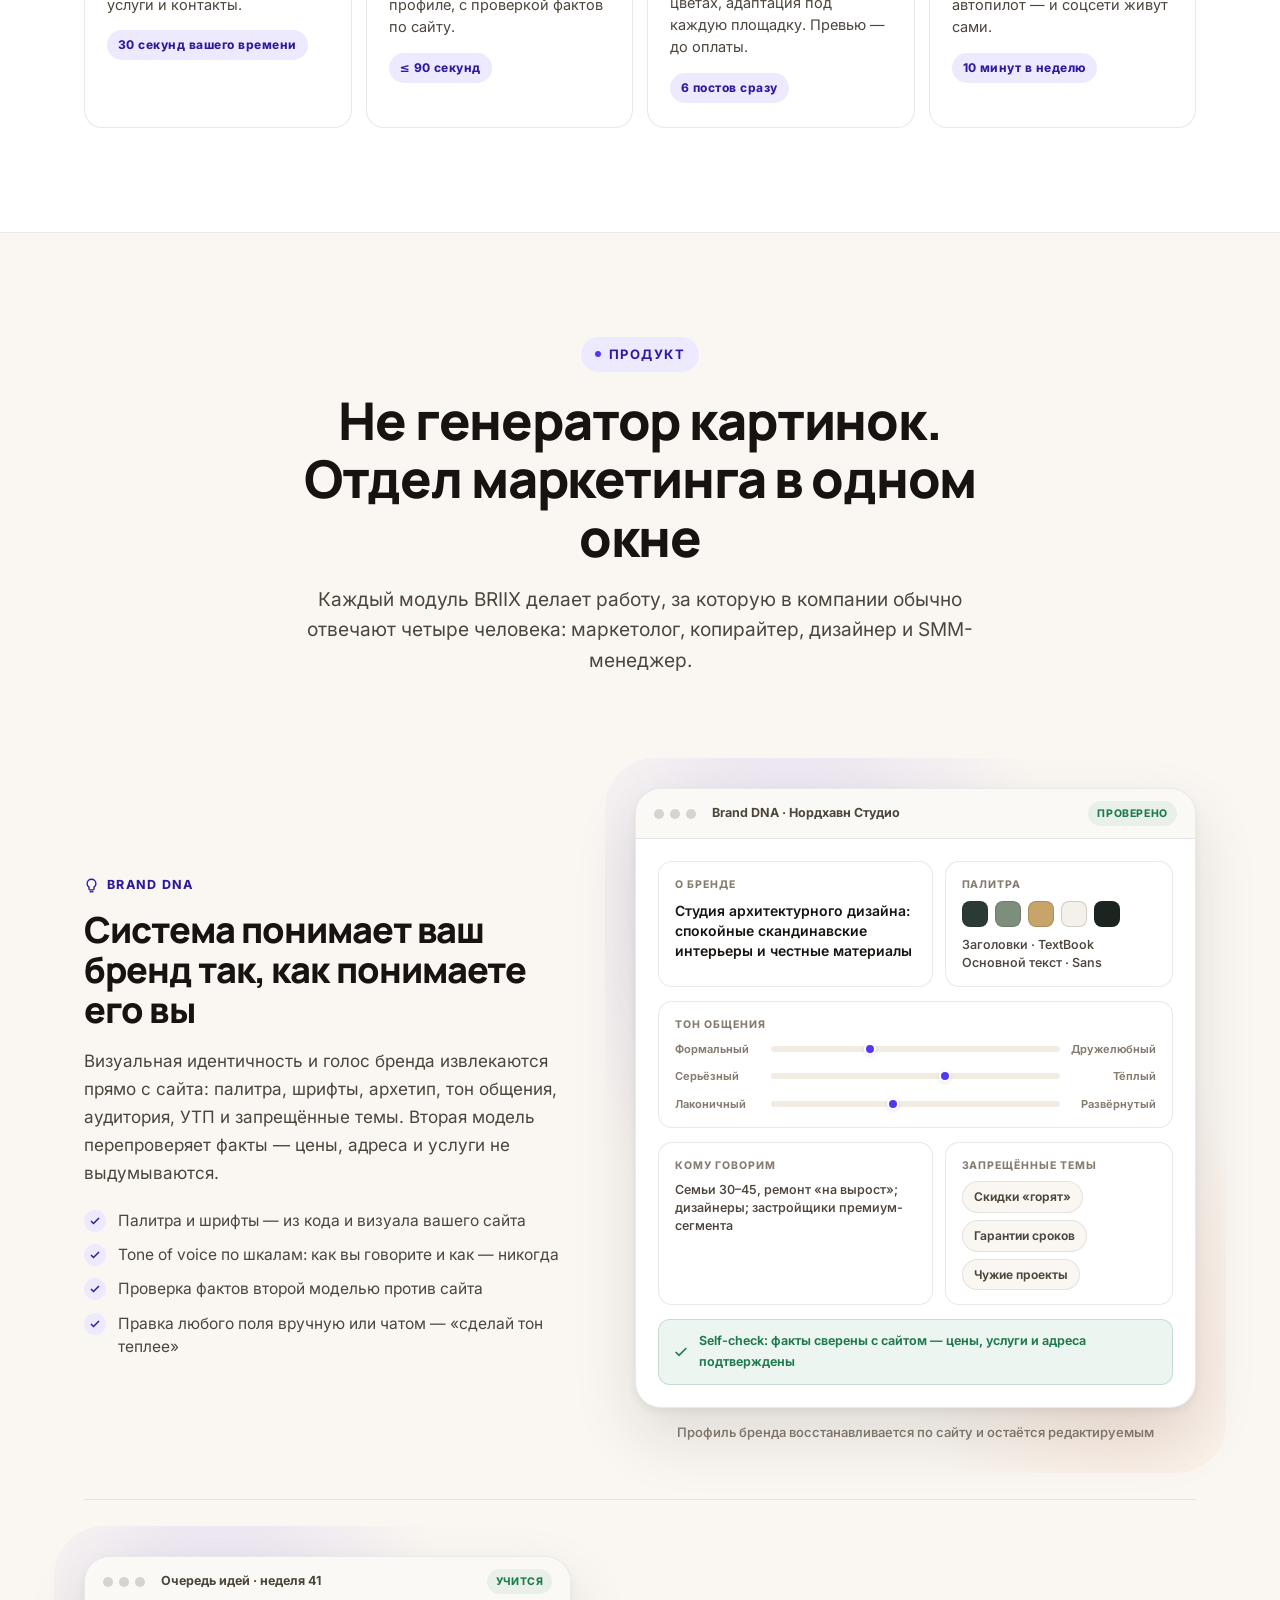
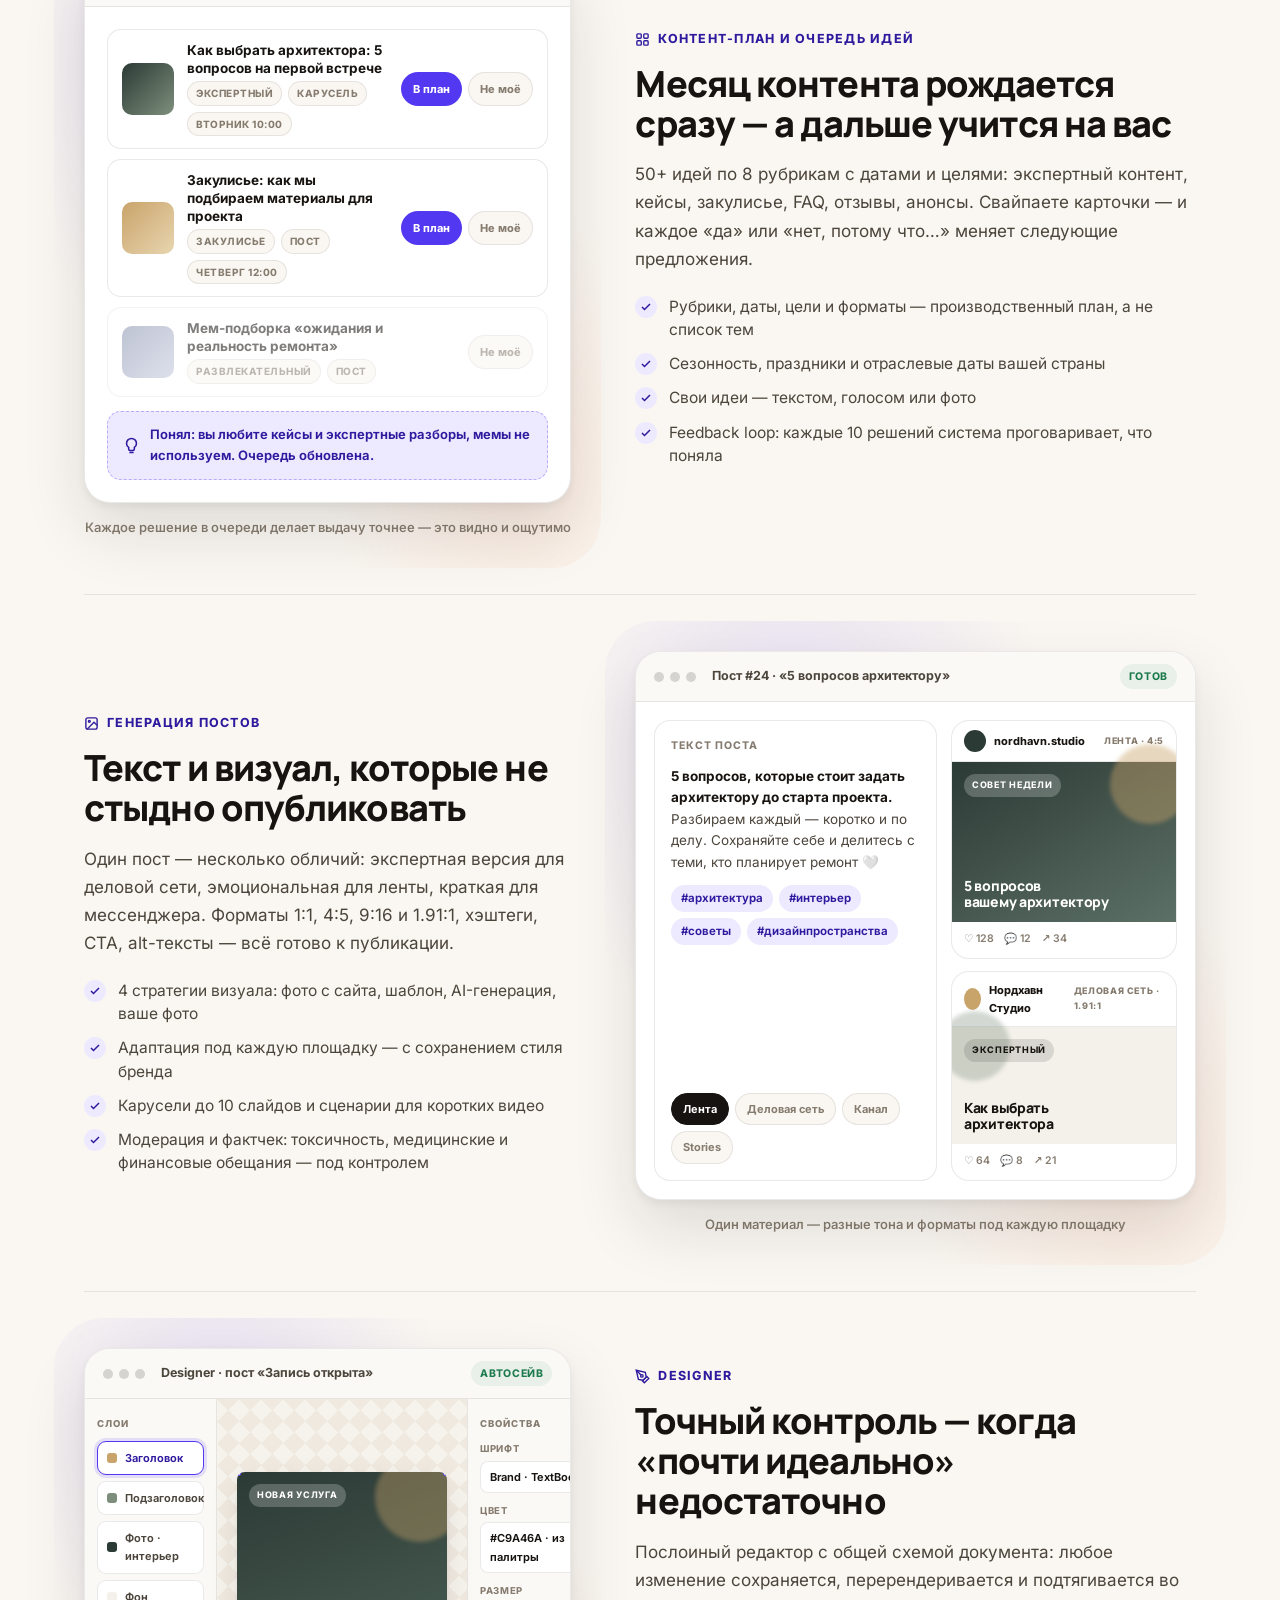
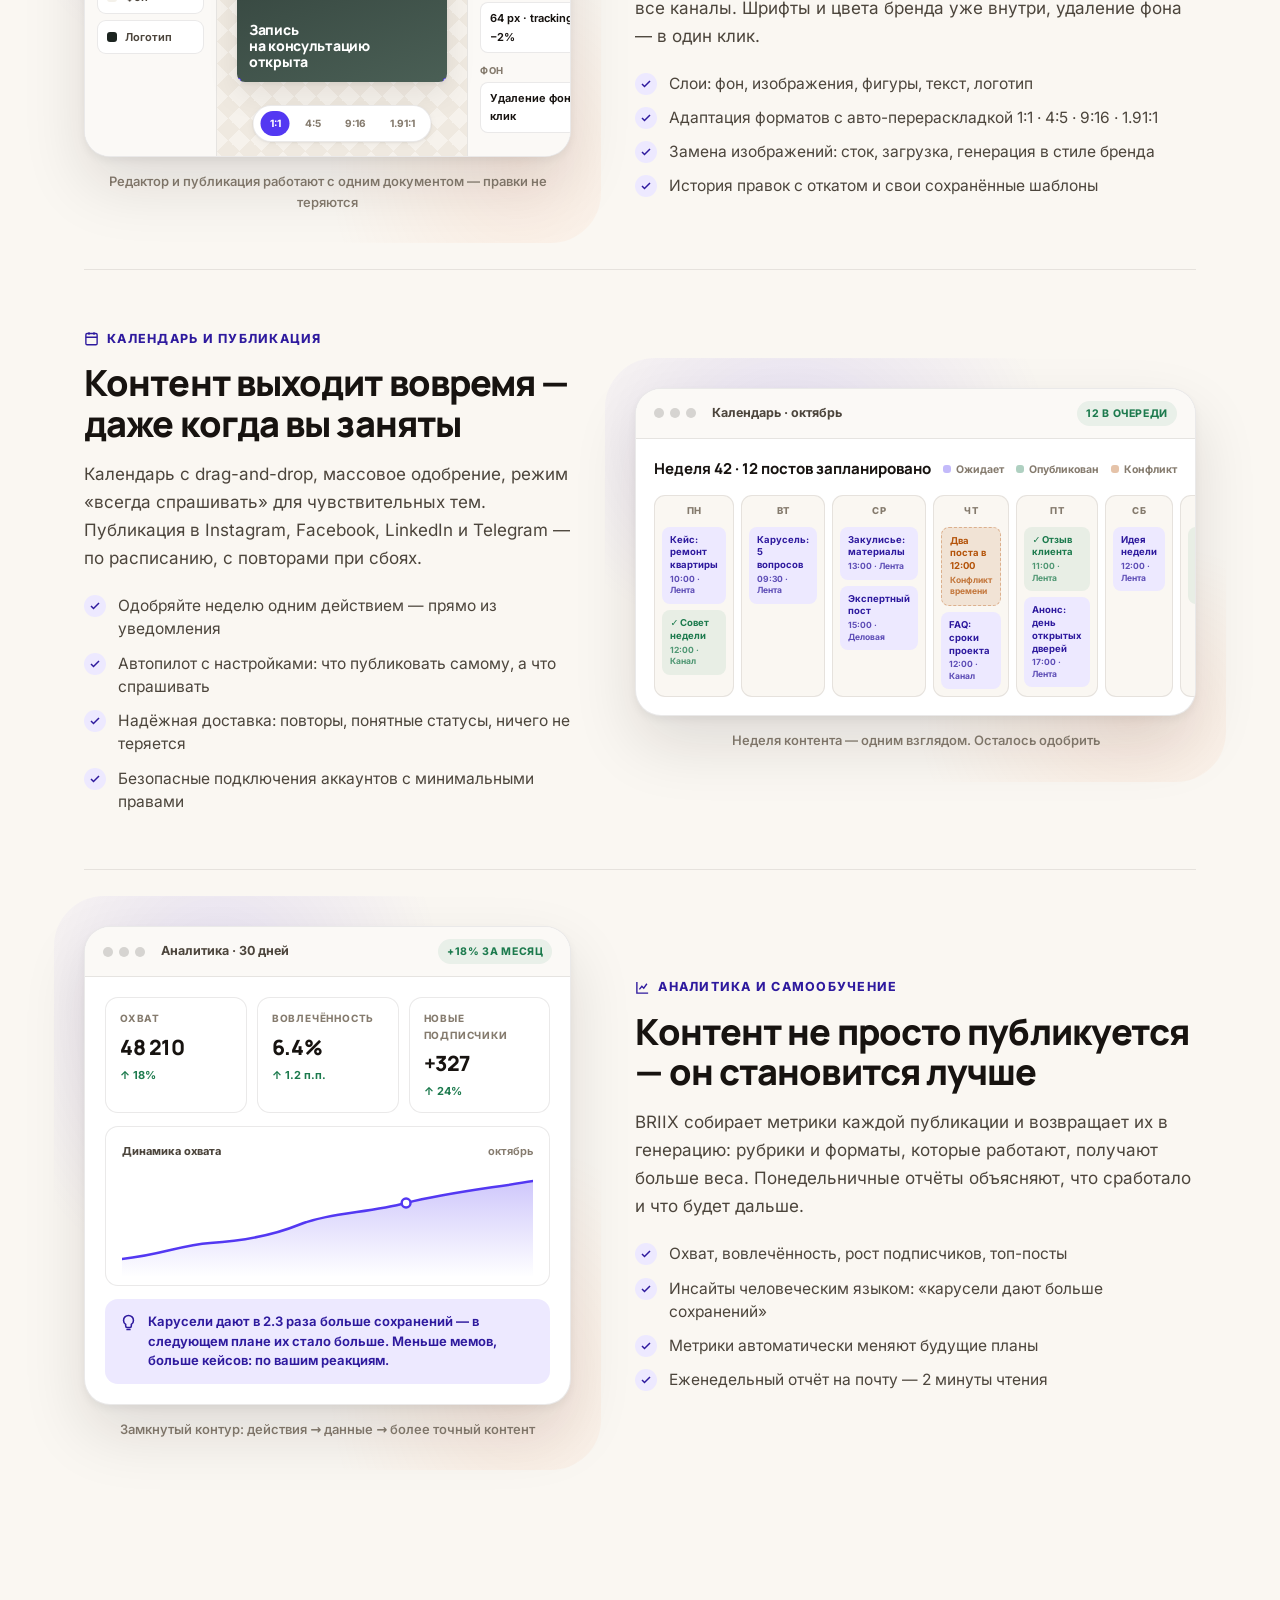
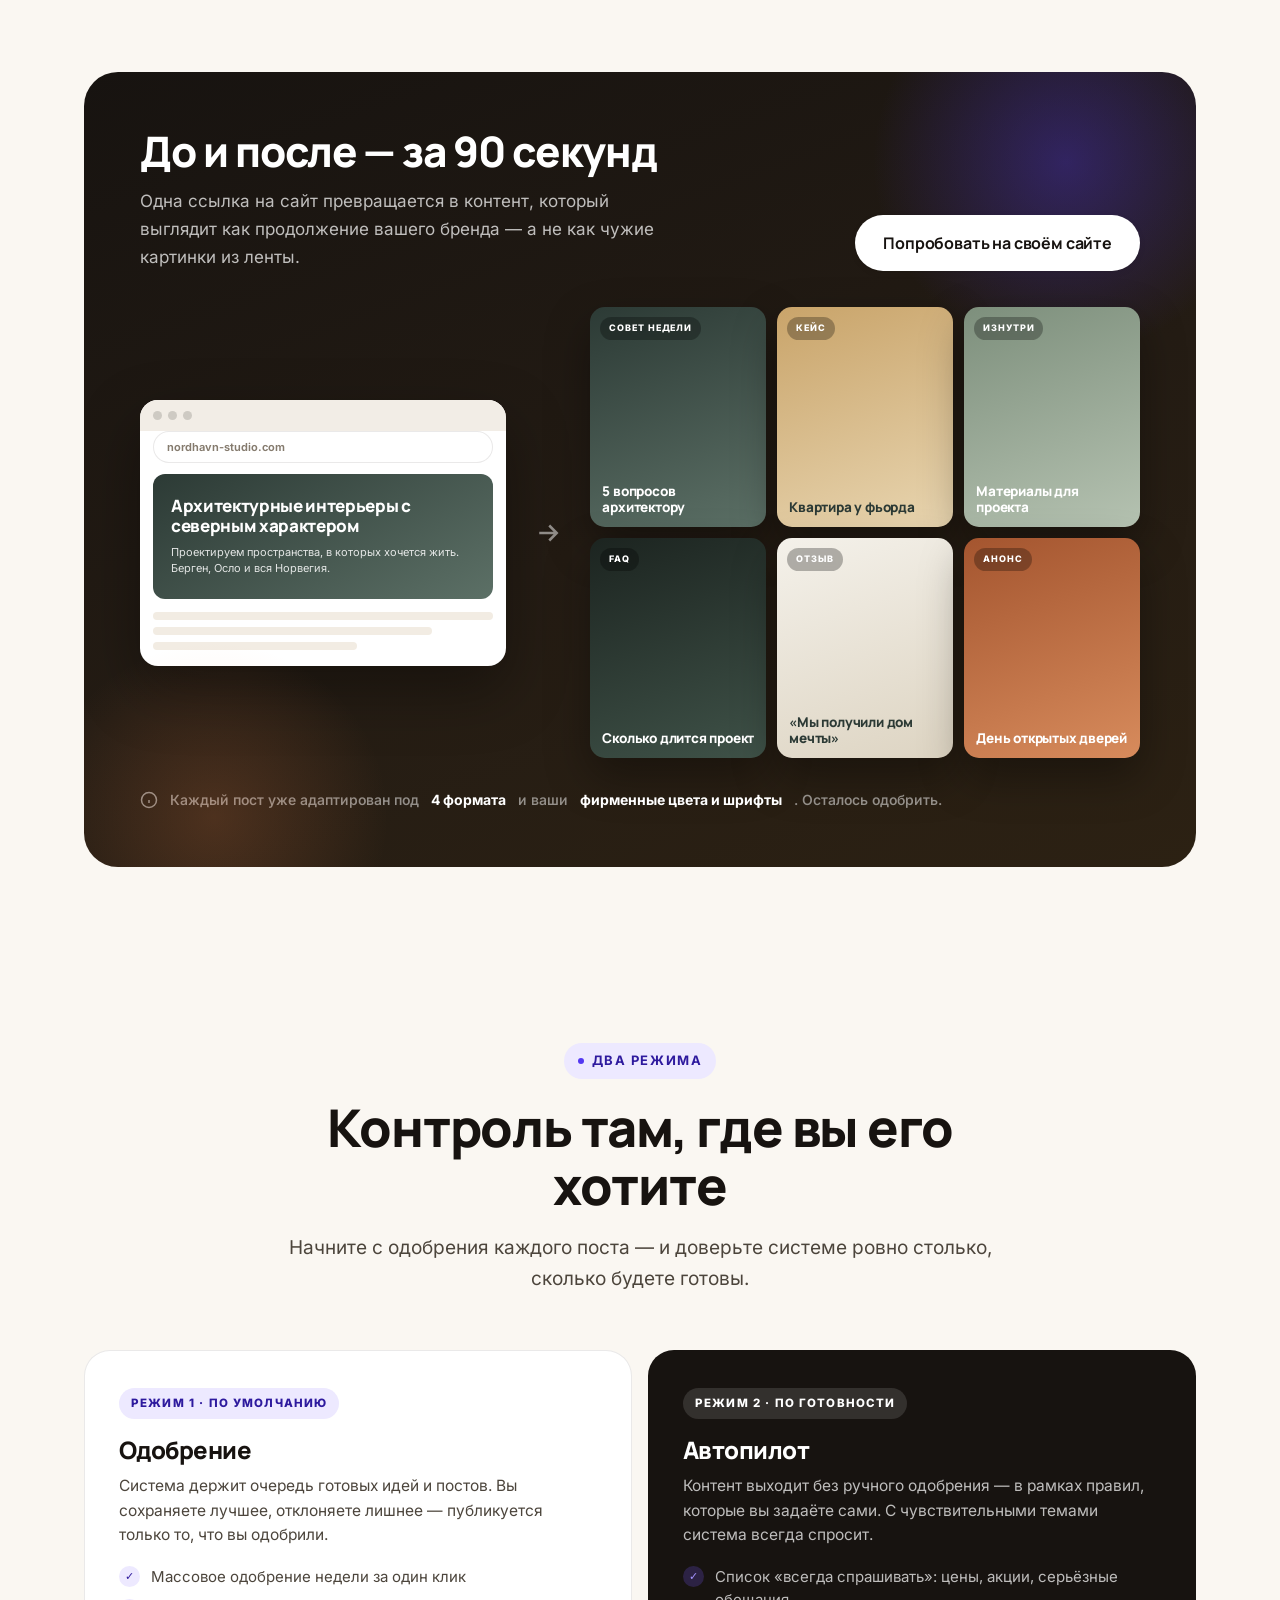
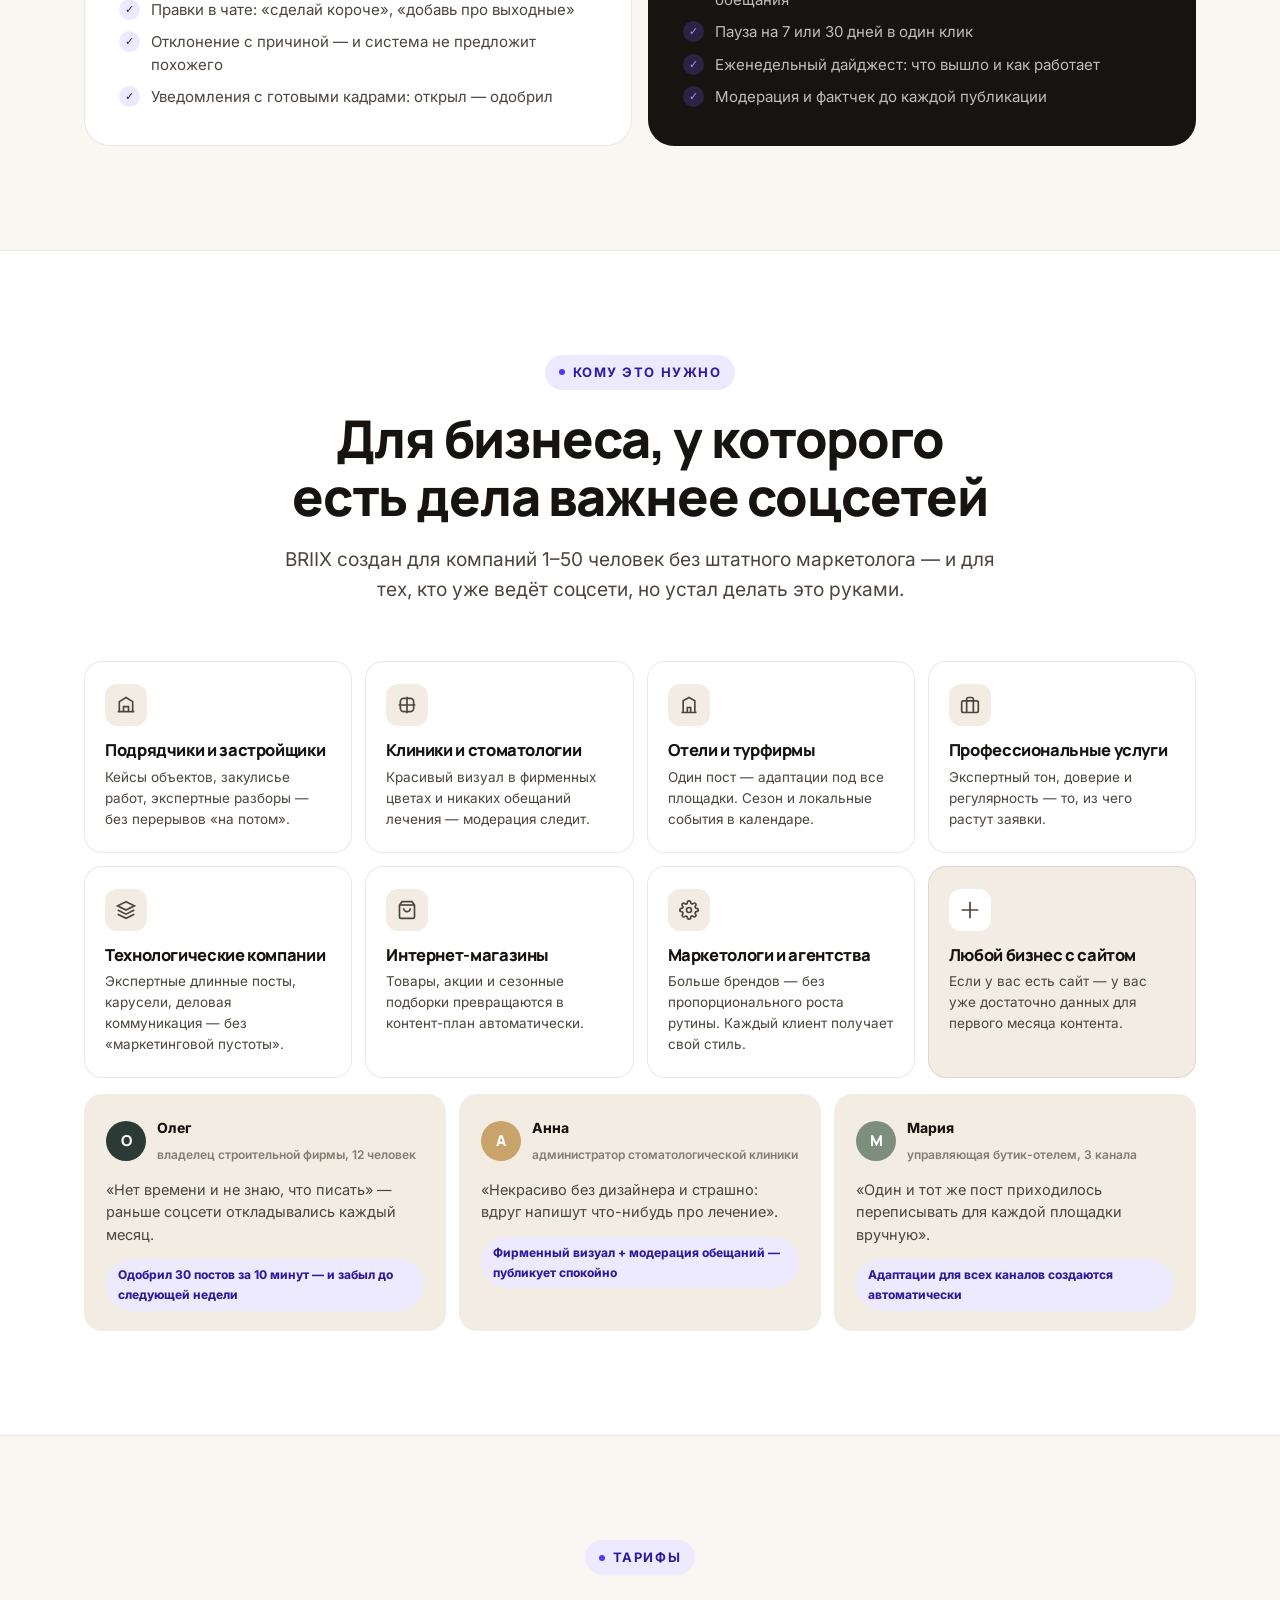
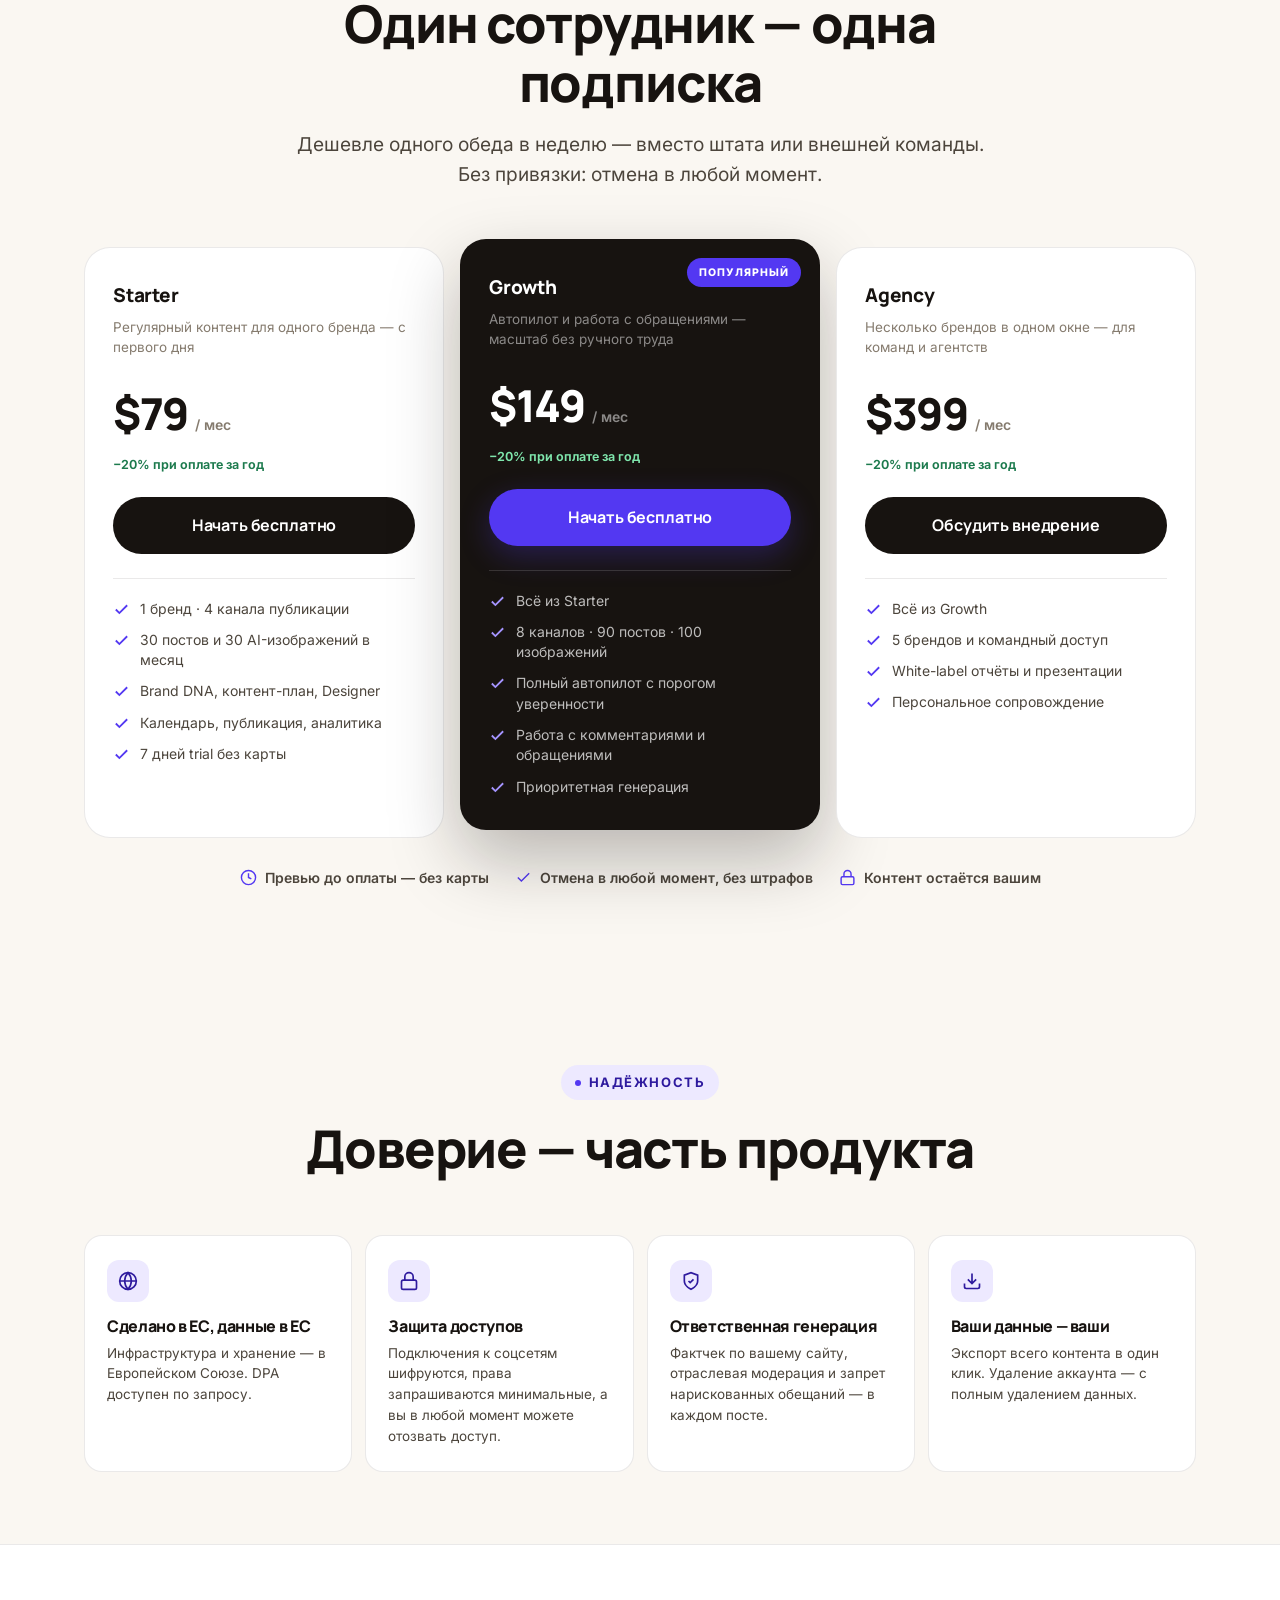
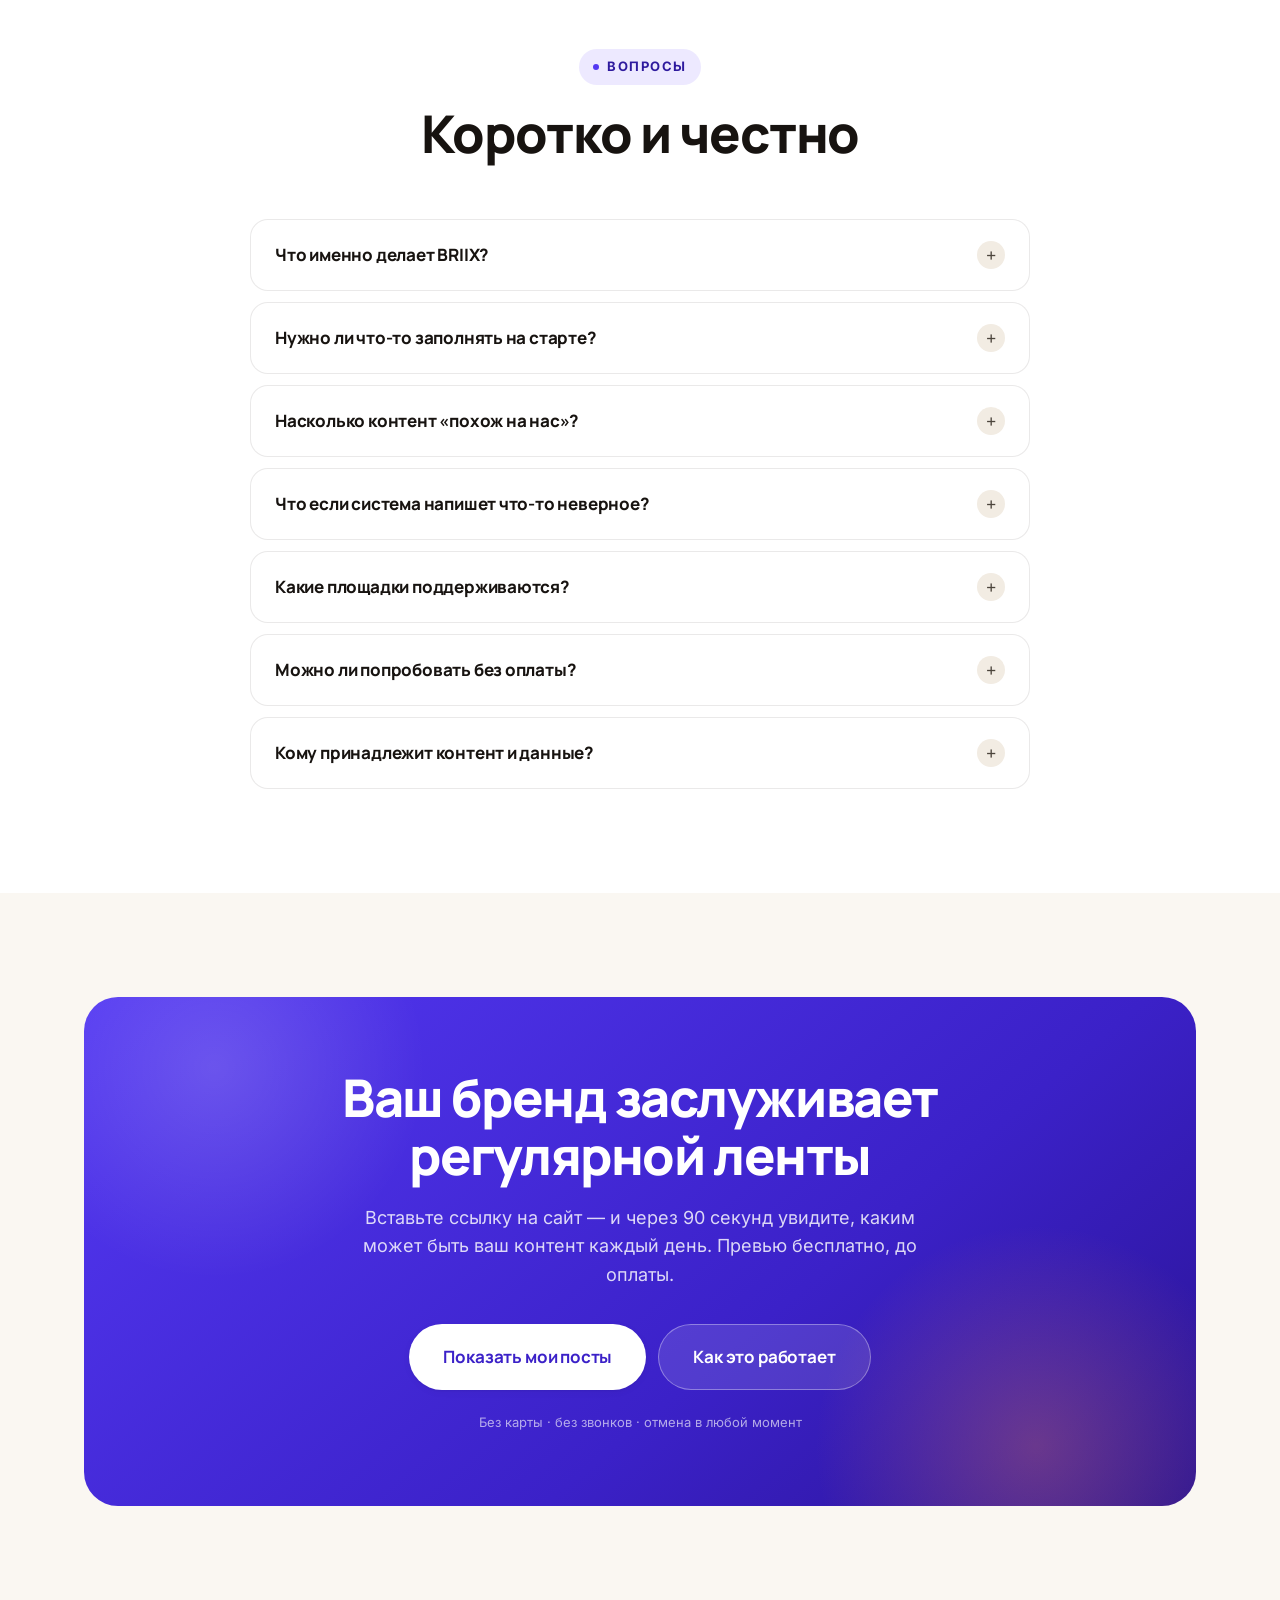
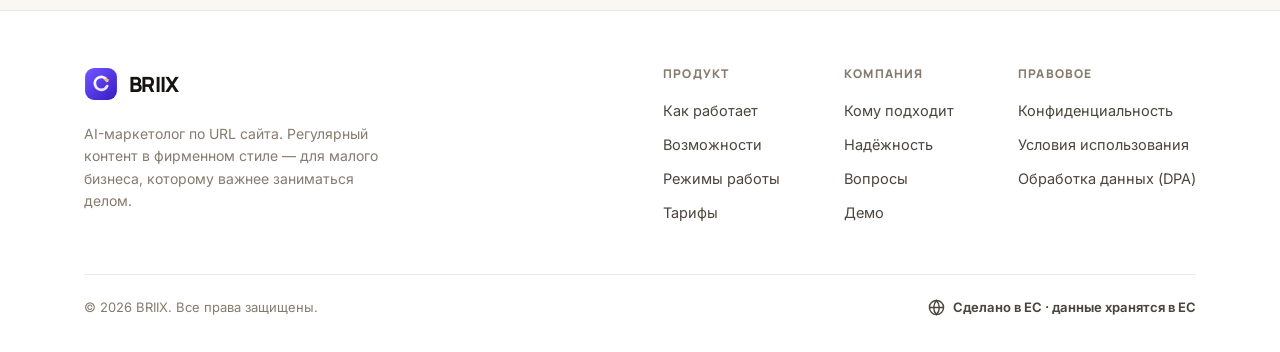
<file: site/index.html>
<!DOCTYPE html>
<html lang="ru">
<head>
<link rel="alternate" hreflang="ru" href="https://rucorp.github.io/briix/">
<link rel="alternate" hreflang="en" href="https://rucorp.github.io/briix/en/">
<link rel="alternate" hreflang="x-default" href="https://rucorp.github.io/briix/">
<meta charset="UTF-8">
<meta name="viewport" content="width=device-width, initial-scale=1.0">
<title>BRIIX — AI-маркетолог по URL сайта</title>
<meta name="description" content="BRIIX изучает сайт вашего бизнеса и создаёт месяц контента в фирменном стиле: тексты, визуалы, план публикаций и аналитика. Вставьте ссылку — получите первые посты за 90 секунд.">
<meta property="og:title" content="BRIIX — ваш бренд на автопилоте">
<meta property="og:description" content="Вставьте адрес сайта — через 90 секунд увидите свои первые посты в фирменном стиле.">
<meta property="og:type" content="website">
<meta name="color-scheme" content="light dark">
<meta name="theme-color" content="#faf7f2" media="(prefers-color-scheme: light)">
<meta name="theme-color" content="#0f0c09" media="(prefers-color-scheme: dark)">
<script>
  /* Без мигания: тема ставится до загрузки CSS */
  (function () {
    try {
      var t = localStorage.getItem('briix-theme');
      if (t !== 'light' && t !== 'dark') {
        t = window.matchMedia && window.matchMedia('(prefers-color-scheme: dark)').matches ? 'dark' : 'light';
      }
      document.documentElement.dataset.theme = t;
    } catch (e) {}
  })();
</script>
<link rel="icon" href="assets/img/favicon.svg" type="image/svg+xml">
<link rel="preload" href="assets/fonts/inter-cyrillic-wght-normal.woff2" as="font" type="font/woff2" crossorigin>
<link rel="preload" href="assets/fonts/manrope-cyrillic-wght-normal.woff2" as="font" type="font/woff2" crossorigin>
<link rel="stylesheet" href="assets/css/main.css">
</head>
<body>

<!-- ================= HEADER ================= -->
<header class="site-header">
  <div class="container header-inner">
    <a class="logo" href="#top" aria-label="BRIIX — на главную">
      <img class="logo-mark" src="assets/img/logo.svg" alt="">
      BRIIX
    </a>
    <nav class="nav" aria-label="Основная навигация">
      <a href="#how">Как работает</a>
      <a href="#product">Возможности</a>
      <a href="#audience">Кому</a>
      <a href="#pricing">Тарифы</a>
      <a href="#faq">Вопросы</a>
    </nav>
    <div class="header-cta">
      <a class="btn btn-ghost" href="#demo">Смотреть демо</a>
      <a class="btn btn-primary" href="#demo">Показать мои посты</a>
      <a class="lang-toggle" href="en/index.html" hreflang="en" lang="en" title="English" aria-label="Переключить язык" onclick="try{localStorage.setItem('briix-lang','en')}catch(e){}">EN</a>
        <button class="theme-toggle" type="button" aria-label="Переключить тему" title="Переключить тему">
        <svg class="icon-sun" viewBox="0 0 24 24" fill="none" stroke="currentColor" stroke-width="2" aria-hidden="true"><circle cx="12" cy="12" r="4"/><path d="M12 2v2M12 20v2M4.9 4.9l1.4 1.4M17.7 17.7l1.4 1.4M2 12h2M20 12h2M4.9 19.1l1.4-1.4M17.7 6.3l1.4-1.4"/></svg>
        <svg class="icon-moon" viewBox="0 0 24 24" fill="none" stroke="currentColor" stroke-width="2" aria-hidden="true"><path d="M21 12.8A9 9 0 1 1 11.2 3a7 7 0 0 0 9.8 9.8z"/></svg>
      </button>
    </div>
    <button class="burger" aria-label="Меню"><span></span></button>
  </div>
</header>

<main id="top">

<!-- ================= HERO ================= -->
<section class="hero">
  <div class="container hero-grid">
    <div>
      <div class="hero-badge">
        <b>AI-маркетолог</b> · включается по ссылке на ваш сайт
        <span class="dot"></span>
      </div>
      <h1>Вставьте адрес сайта —<br>получите <span class="line2">месяц контента</span> в фирменном стиле</h1>
      <p class="hero-sub">
        BRIIX изучает ваш бизнес, запоминает фирменные цвета, шрифты и тон общения —
        и каждый день готовит посты, которые выглядят и звучат как вы.
        Одобрить — 10 минут в неделю. Или включить автопилот.
      </p>
      <div class="hero-points">
        <span class="hero-point"><svg viewBox="0 0 24 24" fill="none" stroke="currentColor" stroke-width="2.4"><path d="M20 6 9 17l-5-5"/></svg>Первые посты — за 90 секунд</span>
        <span class="hero-point"><svg viewBox="0 0 24 24" fill="none" stroke="currentColor" stroke-width="2.4"><path d="M20 6 9 17l-5-5"/></svg>Превью до оплаты</span>
        <span class="hero-point"><svg viewBox="0 0 24 24" fill="none" stroke="currentColor" stroke-width="2.4"><path d="M20 6 9 17l-5-5"/></svg>Отмена в любой момент</span>
      </div>
      <div class="hero-meta">
        <div class="stat"><b>50+</b><span>идей в контент-плане</span></div>
        <div class="divider"></div>
        <div class="stat"><b>4</b><span>канала публикации</span></div>
        <div class="divider"></div>
        <div class="stat"><b>10 мин</b><span>вашего времени в неделю</span></div>
      </div>
    </div>

    <!-- ===== Live demo card ===== -->
    <div class="demo-card" id="demo">
      <div class="demo-head">
        <div class="demo-dots"><i></i><i></i><i></i></div>
        <div class="url-chip"><svg viewBox="0 0 24 24" fill="none" stroke="currentColor" stroke-width="2"><rect x="3" y="11" width="18" height="11" rx="2"/><path d="M7 11V7a5 5 0 0 1 10 0v4"/></svg>
          <span id="demo-url-chip">app.briix.com/preview</span>
        </div>
      </div>

      <!-- Idle: URL form -->
      <div class="demo-body" id="demo-idle">
        <div class="demo-step-label"><span>Шаг 1 из 1</span><b>Попробуйте на своём сайте</b></div>
        <form class="url-form" id="demo-form" style="margin-top:16px" novalidate>
          <div class="url-input-wrap">
            <svg viewBox="0 0 24 24" fill="none" stroke="currentColor" stroke-width="2"><circle cx="12" cy="12" r="10"/><path d="M2 12h20M12 2a15.3 15.3 0 0 1 4 10 15.3 15.3 0 0 1-4 10 15.3 15.3 0 0 1-4-10 15.3 15.3 0 0 1 4-10z"/></svg>
            <input id="demo-url" type="text" inputmode="url" autocomplete="url" placeholder="example.com" aria-label="Адрес сайта">
          </div>
          <button class="btn btn-primary" type="submit">Показать мои посты</button>
        </form>
        <div class="demo-hint">
          Готовые демо-бренды с полным контентом:
          <button class="try" data-try-domain="nordhavn-studio.com">nordhavn-studio.com</button>
          <button class="try" data-try-domain="vela-clinic.com">vela-clinic.com</button>
          <button class="try" data-try-domain="lumina-skin.com">lumina-skin.com</button>
        </div>
      </div>

      <!-- Generation progress -->
      <div class="demo-body" id="demo-gen" hidden>
        <div class="demo-step-label"><span>Готовим превью</span><b id="demo-domain">—</b></div>
        <div class="gen-steps" style="margin-top:16px">
          <div class="gen-step"><span class="mark"></span>Читаем сайт</div>
          <div class="gen-step"><span class="mark"></span>Определяем отрасль и аудиторию</div>
          <div class="gen-step"><span class="mark"></span>Извлекаем фирменные цвета и шрифты</div>
          <div class="gen-step"><span class="mark"></span>Строим Brand DNA и проверяем факты</div>
          <div class="gen-step"><span class="mark"></span>Пишем и рисуем первые посты</div>
        </div>
      </div>

      <!-- Result preview -->
      <div class="demo-body" id="demo-result" hidden>
        <div class="demo-step-label"><span>Готово · 6 постов из 50+</span><b>Ваш Brand DNA</b></div>
        <div class="preview-wrap" style="margin-top:14px">
          <div class="brand-card" id="demo-brand"></div>
          <div class="posts-grid" id="demo-posts"></div>
          <div class="plan-teaser" id="demo-plan" hidden>
            <div class="pt-head">
              <b>Контент-план: 50+ идей на месяц</b>
              <span>ещё 44 идеи в очереди</span>
            </div>
            <div class="pt-items">
              <div class="pt-item"><i class="pt-num">07</i><div><b>Сезонный гид: что важно знать в этом месяце</b><span>Экспертный · карусель · вторник</span></div></div>
              <div class="pt-item"><i class="pt-num">08</i><div><b>Отвечаем на частый вопрос о ценах</b><span>FAQ · пост · четверг</span></div></div>
              <div class="pt-item locked"><i class="pt-num">09</i><div><b>Идея, которая станет вашей визитной карточкой</b><span>История · пост · суббота</span></div></div>
            </div>
          </div>
        </div>
      </div>

      <div class="demo-footer">
        <div class="note">Демо-превью. Реальный BRIIX создаёт посты по данным именно вашего сайта.</div>
        <div style="display:flex;gap:8px;flex-wrap:wrap">
          <button class="btn btn-ghost" id="demo-restart" style="padding:12px 18px;font-size:14.5px">Показать ещё раз</button>
          <button class="btn btn-ghost" id="demo-change" style="padding:12px 18px;font-size:14.5px">Другой сайт</button>
          <a class="btn btn-dark" href="#pricing" data-cta-toast>Открыть все 50 идей</a>
        </div>
      </div>
    </div>
  </div>
</section>

<!-- ================= TRUST STRIP ================= -->
<div class="trust-strip">
  <div class="container trust-row">
    <div class="trust-item"><svg viewBox="0 0 24 24" fill="none" stroke="currentColor" stroke-width="2"><circle cx="12" cy="12" r="10"/><path d="M2 12h20M12 2a15.3 15.3 0 0 1 4 10 15.3 15.3 0 0 1-4 10 15.3 15.3 0 0 1-4-10 15.3 15.3 0 0 1 4-10z"/></svg>Сделано в ЕС · данные в ЕС</div>
    <div class="trust-item"><svg viewBox="0 0 24 24" fill="none" stroke="currentColor" stroke-width="2"><rect x="3" y="11" width="18" height="11" rx="2"/><path d="M7 11V7a5 5 0 0 1 10 0v4"/></svg>Шифрование и GDPR</div>
    <div class="trust-item"><svg viewBox="0 0 24 24" fill="none" stroke="currentColor" stroke-width="2"><circle cx="12" cy="12" r="10"/><path d="M12 6v6l4 2"/></svg>Первое превью — за 90 секунд</div>
    <div class="trust-item"><svg viewBox="0 0 24 24" fill="none" stroke="currentColor" stroke-width="2"><path d="M20 6 9 17l-5-5"/></svg>Подписка без привязки</div>
  </div>
</div>

<!-- ================= PROBLEM ================= -->
<section class="section" id="problem">
  <div class="container">
    <div class="section-head reveal">
      <div class="eyebrow">Знакомо?</div>
      <h2 class="section-title">Пять причин, почему соцсети бизнеса «не идут»</h2>
      <p class="section-sub">Малый бизнес знает, что вести их нужно — но каждый раз всё упирается в одно и то же. Результат один: присутствие случайное, а не системное.</p>
    </div>
    <div class="problem-wrap reveal">
      <div class="trap-card"><div class="n">01</div><h3>Нет времени</h3><p>Владелец занят операционкой, а SMM всегда «последним делом». Месяц за месяцем.</p></div>
      <div class="trap-card"><div class="n">02</div><h3>Нет навыка</h3><p>Непонятно, что писать, о чём и в каком тоне. Пустой редактор отпугивает лучше любой занятости.</p></div>
      <div class="trap-card"><div class="n">03</div><h3>Нет бюджета на помощь</h3><p>Внешняя команда стоит $800–3 000 в месяц — при отдаче, которую невозможно контролировать.</p></div>
      <div class="trap-card"><div class="n">04</div><h3>«Некрасиво» без дизайнера</h3><p>Шаблонные картинки чужих стоков, стыдно публиковать. Бренд неузнаваем в ленте.</p></div>
      <div class="trap-card"><div class="n">05</div><h3>Нерегулярность</h3><p>Ведут две недели и бросают — главный убийца охватов. Постоянство важнее таланта.</p></div>
      <div class="trap-card" style="background:var(--bg-deep)"><div class="n" style="background:var(--card)">→</div><h3>Что происходит дальше</h3><p>Пока вы паузуете, тот, кто публикует регулярно, спокойно забирает ваших клиентов — без лишних усилий.</p></div>
    </div>
    <div class="problem-solution reveal">
      <div class="arrow-ico">
        <svg width="26" height="26" viewBox="0 0 24 24" fill="none" stroke="currentColor" stroke-width="2"><path d="M5 12h14M13 6l6 6-6 6"/></svg>
      </div>
      <div>
        <h3>BRIIX — AI-маркетолог, который включается одной ссылкой на ваш сайт</h3>
        <p>Он изучает бизнес, находит темы, пишет тексты, рисует визуал в фирменном стиле и публикует по расписанию — без анкет, звонков и брифов на старте. Ваше участие — 10 минут в неделю: посмотреть готовое и одобрить. Или включить автопилот — и не тратить время вовсе.</p>
      </div>
    </div>
  </div>
</section>

<!-- ================= HOW IT WORKS ================= -->
<section class="section" id="how" style="background:var(--surface);border-block:1px solid var(--line)">
  <div class="container">
    <div class="section-head center reveal">
      <div class="eyebrow">Как это работает</div>
      <h2 class="section-title">Четыре шага от сайта до ленты</h2>
      <p class="section-sub">Путь, который начинается с одной ссылки и заканчивается регулярным присутствием бренда в соцсетях.</p>
    </div>
    <div class="steps reveal">
      <div class="step-card">
        <div class="ico"><svg viewBox="0 0 24 24" fill="none" stroke="currentColor" stroke-width="2"><circle cx="12" cy="12" r="10"/><path d="M2 12h20M12 2a15.3 15.3 0 0 1 4 10 15.3 15.3 0 0 1-4 10 15.3 15.3 0 0 1-4-10 15.3 15.3 0 0 1 4-10z"/></svg></div>
        <h3>Вставляете URL</h3>
        <p>Без регистрации и анкет. BRIIX читает сайт: тексты, стиль, логотип, палитру, шрифты, услуги и контакты.</p>
        <span class="time-badge">30 секунд вашего времени</span>
      </div>
      <div class="step-card">
        <div class="ico"><svg viewBox="0 0 24 24" fill="none" stroke="currentColor" stroke-width="2"><path d="M12 2a7 7 0 0 1 7 7c0 2.4-1.2 4.5-3 5.7V17a2 2 0 0 1-2 2h-4a2 2 0 0 1-2-2v-2.3c-1.8-1.2-3-3.3-3-5.7a7 7 0 0 1 7-7z"/><path d="M9 22h6"/></svg></div>
        <h3>Получаете Brand DNA</h3>
        <p>Фирменный стиль, тон общения, аудитория и ключевые темы — в одном профиле, с проверкой фактов по сайту.</p>
        <span class="time-badge">≤ 90 секунд</span>
      </div>
      <div class="step-card">
        <div class="ico"><svg viewBox="0 0 24 24" fill="none" stroke="currentColor" stroke-width="2"><rect x="3" y="3" width="7" height="7" rx="1.5"/><rect x="14" y="3" width="7" height="7" rx="1.5"/><rect x="3" y="14" width="7" height="7" rx="1.5"/><rect x="14" y="14" width="7" height="7" rx="1.5"/></svg></div>
        <h3>Смотрите месяц контента</h3>
        <p>50+ идей и первые готовые посты: текст, визуал в ваших цветах, адаптация под каждую площадку. Превью — до оплаты.</p>
        <span class="time-badge">6 постов сразу</span>
      </div>
      <div class="step-card">
        <div class="ico"><svg viewBox="0 0 24 24" fill="none" stroke="currentColor" stroke-width="2"><path d="M22 2 11 13"/><path d="M22 2 15 22l-4-9-9-4 20-7z"/></svg></div>
        <h3>Одобряете — и всё</h3>
        <p>Публикация по расписанию, сбор статистики и обучение на ваших решениях. Или автопилот — и соцсети живут сами.</p>
        <span class="time-badge">10 минут в неделю</span>
      </div>
    </div>
  </div>
</section>

<!-- ================= PRODUCT / FEATURES ================= -->
<section class="section" id="product">
  <div class="container">
    <div class="section-head center reveal">
      <div class="eyebrow">Продукт</div>
      <h2 class="section-title">Не генератор картинок.<br>Отдел маркетинга в одном окне</h2>
      <p class="section-sub">Каждый модуль BRIIX делает работу, за которую в компании обычно отвечают четыре человека: маркетолог, копирайтер, дизайнер и SMM-менеджер.</p>
    </div>

    <!-- Feature 1: Brand DNA -->
    <div class="feature-row reveal">
      <div class="feature-copy">
        <div class="mini-eyebrow"><svg viewBox="0 0 24 24" fill="none" stroke="currentColor" stroke-width="2.2"><path d="M12 2a7 7 0 0 1 7 7c0 2.4-1.2 4.5-3 5.7V17a2 2 0 0 1-2 2h-4a2 2 0 0 1-2-2v-2.3c-1.8-1.2-3-3.3-3-5.7a7 7 0 0 1 7-7z"/><path d="M9 22h6"/></svg>Brand DNA</div>
        <h3>Система понимает ваш бренд так, как понимаете его вы</h3>
        <p>Визуальная идентичность и голос бренда извлекаются прямо с сайта: палитра, шрифты, архетип, тон общения, аудитория, УТП и запрещённые темы. Вторая модель перепроверяет факты — цены, адреса и услуги не выдумываются.</p>
        <ul class="feature-list">
          <li><span class="tick"><svg viewBox="0 0 24 24" fill="none" stroke="currentColor" stroke-width="3"><path d="M20 6 9 17l-5-5"/></svg></span>Палитра и шрифты — из кода и визуала вашего сайта</li>
          <li><span class="tick"><svg viewBox="0 0 24 24" fill="none" stroke="currentColor" stroke-width="3"><path d="M20 6 9 17l-5-5"/></svg></span>Tone of voice по шкалам: как вы говорите и как — никогда</li>
          <li><span class="tick"><svg viewBox="0 0 24 24" fill="none" stroke="currentColor" stroke-width="3"><path d="M20 6 9 17l-5-5"/></svg></span>Проверка фактов второй моделью против сайта</li>
          <li><span class="tick"><svg viewBox="0 0 24 24" fill="none" stroke="currentColor" stroke-width="3"><path d="M20 6 9 17l-5-5"/></svg></span>Правка любого поля вручную или чатом — «сделай тон теплее»</li>
        </ul>
      </div>
      <div class="feature-visual">
        <div class="visual-glow"></div>
        <div class="visual-frame">
          <div class="mock-appbar">
            <div class="demo-dots"><i></i><i></i><i></i></div>
            <div class="t" style="margin-left:8px">Brand DNA · Нордхавн Студио</div>
            <div class="pill">Проверено</div>
          </div>
          <div class="mock-pad">
            <div class="dna-grid">
              <div class="dna-box">
                <div class="k">О бренде</div>
                <div class="v">Студия архитектурного дизайна: спокойные скандинавские интерьеры и честные материалы</div>
              </div>
              <div class="dna-box">
                <div class="k">Палитра</div>
                <div class="palette-row" style="margin-top:2px">
                  <span class="sw" style="background:#2c3a35"></span>
                  <span class="sw" style="background:#7d8f7c"></span>
                  <span class="sw" style="background:#c9a46a"></span>
                  <span class="sw" style="background:#f4f1ea"></span>
                  <span class="sw" style="background:#1c2420"></span>
                </div>
                <div class="v small" style="margin-top:9px">Заголовки · TextBook<br>Основной текст · Sans</div>
              </div>
            </div>
            <div class="dna-box">
              <div class="k">Тон общения</div>
              <div class="dna-scales">
                <div class="scale-row"><span>Формальный</span><div class="track"><i style="left:32%"></i></div><span class="r">Дружелюбный</span></div>
                <div class="scale-row"><span>Серьёзный</span><div class="track"><i style="left:58%"></i></div><span class="r">Тёплый</span></div>
                <div class="scale-row"><span>Лаконичный</span><div class="track"><i style="left:40%"></i></div><span class="r">Развёрнутый</span></div>
              </div>
            </div>
            <div class="dna-grid">
              <div class="dna-box">
                <div class="k">Кому говорим</div>
                <div class="v small">Семьи 30–45, ремонт «на вырост»; дизайнеры; застройщики премиум-сегмента</div>
              </div>
              <div class="dna-box">
                <div class="k">Запрещённые темы</div>
                <div class="dna-chips"><span class="dna-chip">Скидки «горят»</span><span class="dna-chip">Гарантии сроков</span><span class="dna-chip">Чужие проекты</span></div>
              </div>
            </div>
            <div class="selfcheck">
              <svg viewBox="0 0 24 24" fill="none" stroke="currentColor" stroke-width="2.4"><path d="M20 6 9 17l-5-5"/></svg>
              Self-check: факты сверены с сайтом — цены, услуги и адреса подтверждены
            </div>
          </div>
        </div>
        <div class="visual-caption">Профиль бренда восстанавливается по сайту и остаётся редактируемым</div>
      </div>
    </div>

    <!-- Feature 2: Content plan & Idea Queue -->
    <div class="feature-row rev reveal">
      <div class="feature-copy">
        <div class="mini-eyebrow"><svg viewBox="0 0 24 24" fill="none" stroke="currentColor" stroke-width="2.2"><rect x="3" y="3" width="7" height="7" rx="1.5"/><rect x="14" y="3" width="7" height="7" rx="1.5"/><rect x="3" y="14" width="7" height="7" rx="1.5"/><rect x="14" y="14" width="7" height="7" rx="1.5"/></svg>Контент-план и очередь идей</div>
        <h3>Месяц контента рождается сразу — а дальше учится на вас</h3>
        <p>50+ идей по 8 рубрикам с датами и целями: экспертный контент, кейсы, закулисье, FAQ, отзывы, анонсы. Свайпаете карточки — и каждое «да» или «нет, потому что…» меняет следующие предложения.</p>
        <ul class="feature-list">
          <li><span class="tick"><svg viewBox="0 0 24 24" fill="none" stroke="currentColor" stroke-width="3"><path d="M20 6 9 17l-5-5"/></svg></span>Рубрики, даты, цели и форматы — производственный план, а не список тем</li>
          <li><span class="tick"><svg viewBox="0 0 24 24" fill="none" stroke="currentColor" stroke-width="3"><path d="M20 6 9 17l-5-5"/></svg></span>Сезонность, праздники и отраслевые даты вашей страны</li>
          <li><span class="tick"><svg viewBox="0 0 24 24" fill="none" stroke="currentColor" stroke-width="3"><path d="M20 6 9 17l-5-5"/></svg></span>Свои идеи — текстом, голосом или фото</li>
          <li><span class="tick"><svg viewBox="0 0 24 24" fill="none" stroke="currentColor" stroke-width="3"><path d="M20 6 9 17l-5-5"/></svg></span>Feedback loop: каждые 10 решений система проговаривает, что поняла</li>
        </ul>
      </div>
      <div class="feature-visual">
        <div class="visual-glow"></div>
        <div class="visual-frame">
          <div class="mock-appbar">
            <div class="demo-dots"><i></i><i></i><i></i></div>
            <div class="t" style="margin-left:8px">Очередь идей · неделя 41</div>
            <div class="pill">Учится</div>
          </div>
          <div class="mock-pad">
            <div class="idea-list">
              <div class="idea-item">
                <div class="thumb" style="background:linear-gradient(135deg,#2c3a35,#7d8f7c)"></div>
                <div class="info">
                  <div class="t">Как выбрать архитектора: 5 вопросов на первой встрече</div>
                  <div class="m"><span>Экспертный</span><span>Карусель</span><span>Вторник 10:00</span></div>
                </div>
                <div class="acts"><b class="yes">В план</b><b>Не моё</b></div>
              </div>
              <div class="idea-item">
                <div class="thumb" style="background:linear-gradient(135deg,#c9a46a,#e8d5b0)"></div>
                <div class="info">
                  <div class="t">Закулисье: как мы подбираем материалы для проекта</div>
                  <div class="m"><span>Закулисье</span><span>Пост</span><span>Четверг 12:00</span></div>
                </div>
                <div class="acts"><b class="yes">В план</b><b>Не моё</b></div>
              </div>
              <div class="idea-item" style="opacity:.55">
                <div class="thumb" style="background:linear-gradient(135deg,#8a93b0,#c3c9dd)"></div>
                <div class="info">
                  <div class="t">Мем-подборка «ожидания и реальность ремонта»</div>
                  <div class="m"><span>Развлекательный</span><span>Пост</span></div>
                </div>
                <div class="acts"><b>Не моё</b></div>
              </div>
            </div>
            <div class="learning-note">
              <svg viewBox="0 0 24 24" fill="none" stroke="currentColor" stroke-width="2.2"><path d="M12 2a7 7 0 0 1 7 7c0 2.4-1.2 4.5-3 5.7V17a2 2 0 0 1-2 2h-4a2 2 0 0 1-2-2v-2.3c-1.8-1.2-3-3.3-3-5.7a7 7 0 0 1 7-7z"/><path d="M9 22h6"/></svg>
              Понял: вы любите кейсы и экспертные разборы, мемы не используем. Очередь обновлена.
            </div>
          </div>
        </div>
        <div class="visual-caption">Каждое решение в очереди делает выдачу точнее — это видно и ощутимо</div>
      </div>
    </div>

    <!-- Feature 3: Post generation -->
    <div class="feature-row reveal">
      <div class="feature-copy">
        <div class="mini-eyebrow"><svg viewBox="0 0 24 24" fill="none" stroke="currentColor" stroke-width="2.2"><rect x="3" y="3" width="18" height="18" rx="3"/><circle cx="8.5" cy="8.5" r="1.5"/><path d="m21 15-5-5L5 21"/></svg>Генерация постов</div>
        <h3>Текст и визуал, которые не стыдно опубликовать</h3>
        <p>Один пост — несколько обличий: экспертная версия для деловой сети, эмоциональная для ленты, краткая для мессенджера. Форматы 1:1, 4:5, 9:16 и 1.91:1, хэштеги, CTA, alt-тексты — всё готово к публикации.</p>
        <ul class="feature-list">
          <li><span class="tick"><svg viewBox="0 0 24 24" fill="none" stroke="currentColor" stroke-width="3"><path d="M20 6 9 17l-5-5"/></svg></span>4 стратегии визуала: фото с сайта, шаблон, AI-генерация, ваше фото</li>
          <li><span class="tick"><svg viewBox="0 0 24 24" fill="none" stroke="currentColor" stroke-width="3"><path d="M20 6 9 17l-5-5"/></svg></span>Адаптация под каждую площадку — с сохранением стиля бренда</li>
          <li><span class="tick"><svg viewBox="0 0 24 24" fill="none" stroke="currentColor" stroke-width="3"><path d="M20 6 9 17l-5-5"/></svg></span>Карусели до 10 слайдов и сценарии для коротких видео</li>
          <li><span class="tick"><svg viewBox="0 0 24 24" fill="none" stroke="currentColor" stroke-width="3"><path d="M20 6 9 17l-5-5"/></svg></span>Модерация и фактчек: токсичность, медицинские и финансовые обещания — под контролем</li>
        </ul>
      </div>
      <div class="feature-visual">
        <div class="visual-glow"></div>
        <div class="visual-frame">
          <div class="mock-appbar">
            <div class="demo-dots"><i></i><i></i><i></i></div>
            <div class="t" style="margin-left:8px">Пост #24 · «5 вопросов архитектору»</div>
            <div class="pill">Готов</div>
          </div>
          <div class="post-mock-wrap">
            <div class="post-text-pane">
              <div class="lbl">Текст поста</div>
              <div class="body"><b>5 вопросов, которые стоит задать архитектору до старта проекта.</b><br>Разбираем каждый — коротко и по делу. Сохраняйте себе и делитесь с теми, кто планирует ремонт 🤍</div>
              <div class="hashtags"><span>#архитектура</span><span>#интерьер</span><span>#советы</span><span>#дизайнпространства</span></div>
              <div class="channel-tabs"><b class="on">Лента</b><b>Деловая сеть</b><b>Канал</b><b>Stories</b></div>
            </div>
            <div class="phone-stack">
              <div class="phone">
                <div class="ph-top">
                  <div class="av" style="background:#2c3a35"></div>
                  <div class="nm">nordhavn.studio</div>
                  <div class="ch">Лента · 4:5</div>
                </div>
                <div class="ph-canvas">
                  <div class="pm-art" style="background:linear-gradient(150deg,#2c3a35,#5c7066)">
                    <div class="pa-blob" style="width:80px;height:80px;top:-18px;right:-14px;background:rgba(201,164,106,.5)"></div>
                    <span class="pa-chip">Совет недели</span>
                    <div class="pa-title">5 вопросов<br>вашему архитектору</div>
                  </div>
                </div>
                <div class="ph-foot"><span>♡ 128</span><span>💬 12</span><span>↗ 34</span></div>
              </div>
              <div class="phone">
                <div class="ph-top">
                  <div class="av" style="background:#c9a46a"></div>
                  <div class="nm">Нордхавн Студио</div>
                  <div class="ch">Деловая сеть · 1.91:1</div>
                </div>
                <div class="ph-canvas" style="aspect-ratio:1.91/1">
                  <div class="pm-art" style="background:#f4f1ea">
                    <div class="pa-blob" style="width:70px;height:70px;top:-16px;left:-12px;background:rgba(125,143,124,.4)"></div>
                    <span class="pa-chip dark">Экспертный</span>
                    <div class="pa-title dark">Как выбрать<br>архитектора</div>
                  </div>
                </div>
                <div class="ph-foot"><span>♡ 64</span><span>💬 8</span><span>↗ 21</span></div>
              </div>
            </div>
          </div>
        </div>
        <div class="visual-caption">Один материал — разные тона и форматы под каждую площадку</div>
      </div>
    </div>

    <!-- Feature 4: Designer -->
    <div class="feature-row rev reveal">
      <div class="feature-copy">
        <div class="mini-eyebrow"><svg viewBox="0 0 24 24" fill="none" stroke="currentColor" stroke-width="2.2"><path d="M12 19l7-7 3 3-7 7-3-3z"/><path d="M18 13l-1.5-7.5L2 2l3.5 14.5L13 18l5-5z"/><path d="M2 2l7.586 7.586"/><circle cx="11" cy="11" r="2"/></svg>Designer</div>
        <h3>Точный контроль — когда «почти идеально» недостаточно</h3>
        <p>Послоиный редактор с общей схемой документа: любое изменение сохраняется, перерендеривается и подтягивается во все каналы. Шрифты и цвета бренда уже внутри, удаление фона — в один клик.</p>
        <ul class="feature-list">
          <li><span class="tick"><svg viewBox="0 0 24 24" fill="none" stroke="currentColor" stroke-width="3"><path d="M20 6 9 17l-5-5"/></svg></span>Слои: фон, изображения, фигуры, текст, логотип</li>
          <li><span class="tick"><svg viewBox="0 0 24 24" fill="none" stroke="currentColor" stroke-width="3"><path d="M20 6 9 17l-5-5"/></svg></span>Адаптация форматов с авто-перераскладкой 1:1 · 4:5 · 9:16 · 1.91:1</li>
          <li><span class="tick"><svg viewBox="0 0 24 24" fill="none" stroke="currentColor" stroke-width="3"><path d="M20 6 9 17l-5-5"/></svg></span>Замена изображений: сток, загрузка, генерация в стиле бренда</li>
          <li><span class="tick"><svg viewBox="0 0 24 24" fill="none" stroke="currentColor" stroke-width="3"><path d="M20 6 9 17l-5-5"/></svg></span>История правок с откатом и свои сохранённые шаблоны</li>
        </ul>
      </div>
      <div class="feature-visual">
        <div class="visual-glow"></div>
        <div class="visual-frame">
          <div class="mock-appbar">
            <div class="demo-dots"><i></i><i></i><i></i></div>
            <div class="t" style="margin-left:8px">Designer · пост «Запись открыта»</div>
            <div class="pill">Автосейв</div>
          </div>
          <div class="designer-mock">
            <div class="dm-side">
              <div class="k">Слои</div>
              <div class="layer-item sel"><span class="sw" style="background:#c9a46a"></span>Заголовок</div>
              <div class="layer-item"><span class="sw" style="background:#7d8f7c"></span>Подзаголовок</div>
              <div class="layer-item"><span class="sw" style="background:#2c3a35"></span>Фото · интерьер</div>
              <div class="layer-item"><span class="sw" style="background:#f4f1ea"></span>Фон</div>
              <div class="layer-item"><span class="sw" style="background:#1c2420"></span>Логотип</div>
            </div>
            <div class="dm-canvas-area">
              <div class="dm-artboard">
                <div class="pm-art" style="background:linear-gradient(160deg,#2c3a35,#4a5f55)">
                  <div class="pa-blob" style="width:90px;height:90px;top:-20px;right:-18px;background:rgba(201,164,106,.45)"></div>
                  <span class="pa-chip">Новая услуга</span>
                  <div class="pa-title">Запись<br>на консультацию<br>открыта</div>
                </div>
                <div class="handles"><i></i><i></i><i></i><i></i></div>
              </div>
              <div class="dm-formats"><b class="on">1:1</b><b>4:5</b><b>9:16</b><b>1.91:1</b></div>
            </div>
            <div class="dm-side right">
              <div class="k">Свойства</div>
              <div class="prop-row"><div class="pk">Шрифт</div><div class="pv">Brand · TextBook</div></div>
              <div class="prop-row"><div class="pk">Цвет</div><div class="pv">#C9A46A · из палитры</div></div>
              <div class="prop-row"><div class="pk">Размер</div><div class="pv">64 px · tracking −2%</div></div>
              <div class="prop-row"><div class="pk">Фон</div><div class="pv">Удаление фона · 1 клик</div></div>
            </div>
          </div>
        </div>
        <div class="visual-caption">Редактор и публикация работают с одним документом — правки не теряются</div>
      </div>
    </div>

    <!-- Feature 5: Calendar & publish -->
    <div class="feature-row reveal">
      <div class="feature-copy">
        <div class="mini-eyebrow"><svg viewBox="0 0 24 24" fill="none" stroke="currentColor" stroke-width="2.2"><rect x="3" y="4" width="18" height="18" rx="2"/><path d="M16 2v4M8 2v4M3 10h18"/><path d="M8 14h.01M12 14h.01M16 14h.01M8 18h.01M12 18h.01"/></svg>Календарь и публикация</div>
        <h3>Контент выходит вовремя — даже когда вы заняты</h3>
        <p>Календарь с drag-and-drop, массовое одобрение, режим «всегда спрашивать» для чувствительных тем. Публикация в Instagram, Facebook, LinkedIn и Telegram — по расписанию, с повторами при сбоях.</p>
        <ul class="feature-list">
          <li><span class="tick"><svg viewBox="0 0 24 24" fill="none" stroke="currentColor" stroke-width="3"><path d="M20 6 9 17l-5-5"/></svg></span>Одобряйте неделю одним действием — прямо из уведомления</li>
          <li><span class="tick"><svg viewBox="0 0 24 24" fill="none" stroke="currentColor" stroke-width="3"><path d="M20 6 9 17l-5-5"/></svg></span>Автопилот с настройками: что публиковать самому, а что спрашивать</li>
          <li><span class="tick"><svg viewBox="0 0 24 24" fill="none" stroke="currentColor" stroke-width="3"><path d="M20 6 9 17l-5-5"/></svg></span>Надёжная доставка: повторы, понятные статусы, ничего не теряется</li>
          <li><span class="tick"><svg viewBox="0 0 24 24" fill="none" stroke="currentColor" stroke-width="3"><path d="M20 6 9 17l-5-5"/></svg></span>Безопасные подключения аккаунтов с минимальными правами</li>
        </ul>
      </div>
      <div class="feature-visual">
        <div class="visual-glow"></div>
        <div class="visual-frame">
          <div class="mock-appbar">
            <div class="demo-dots"><i></i><i></i><i></i></div>
            <div class="t" style="margin-left:8px">Календарь · октябрь</div>
            <div class="pill">12 в очереди</div>
          </div>
          <div class="cal-mock">
            <div class="cal-head">
              <div class="t">Неделя 42 · 12 постов запланировано</div>
              <div class="legend">
                <span><i style="background:rgba(83,56,242,.35)"></i>Ожидает</span>
                <span><i style="background:rgba(28,122,77,.35)"></i>Опубликован</span>
                <span><i style="background:rgba(180,83,9,.35)"></i>Конфликт</span>
              </div>
            </div>
            <div class="cal-grid">
              <div class="cal-col"><div class="d">Пн</div>
                <div class="cal-item ok">Кейс: ремонт квартиры<span class="tm">10:00 · Лента</span></div>
                <div class="cal-item pub">✓ Совет недели<span class="tm">12:00 · Канал</span></div>
              </div>
              <div class="cal-col"><div class="d">Вт</div>
                <div class="cal-item ok">Карусель: 5 вопросов<span class="tm">09:30 · Лента</span></div>
              </div>
              <div class="cal-col"><div class="d">Ср</div>
                <div class="cal-item ok">Закулисье: материалы<span class="tm">13:00 · Лента</span></div>
                <div class="cal-item ok">Экспертный пост<span class="tm">15:00 · Деловая</span></div>
              </div>
              <div class="cal-col"><div class="d">Чт</div>
                <div class="cal-item sq-warn">Два поста в 12:00<span class="tm">Конфликт времени</span></div>
                <div class="cal-item ok">FAQ: сроки проекта<span class="tm">12:00 · Канал</span></div>
              </div>
              <div class="cal-col"><div class="d">Пт</div>
                <div class="cal-item pub">✓ Отзыв клиента<span class="tm">11:00 · Лента</span></div>
                <div class="cal-item ok">Анонс: день открытых дверей<span class="tm">17:00 · Лента</span></div>
              </div>
              <div class="cal-col"><div class="d">Сб</div>
                <div class="cal-item ok">Идея недели<span class="tm">12:00 · Лента</span></div>
              </div>
              <div class="cal-col"><div class="d">Вс</div>
                <div class="cal-item pub">✓ Итоги недели<span class="tm">18:00 · Канал</span></div>
              </div>
            </div>
          </div>
        </div>
        <div class="visual-caption">Неделя контента — одним взглядом. Осталось одобрить</div>
      </div>
    </div>

    <!-- Feature 6: Analytics -->
    <div class="feature-row rev reveal">
      <div class="feature-copy">
        <div class="mini-eyebrow"><svg viewBox="0 0 24 24" fill="none" stroke="currentColor" stroke-width="2.2"><path d="M3 3v18h18"/><path d="M7 15l4-5 3 3 5-7"/></svg>Аналитика и самообучение</div>
        <h3>Контент не просто публикуется — он становится лучше</h3>
        <p>BRIIX собирает метрики каждой публикации и возвращает их в генерацию: рубрики и форматы, которые работают, получают больше веса. Понедельничные отчёты объясняют, что сработало и что будет дальше.</p>
        <ul class="feature-list">
          <li><span class="tick"><svg viewBox="0 0 24 24" fill="none" stroke="currentColor" stroke-width="3"><path d="M20 6 9 17l-5-5"/></svg></span>Охват, вовлечённость, рост подписчиков, топ-посты</li>
          <li><span class="tick"><svg viewBox="0 0 24 24" fill="none" stroke="currentColor" stroke-width="3"><path d="M20 6 9 17l-5-5"/></svg></span>Инсайты человеческим языком: «карусели дают больше сохранений»</li>
          <li><span class="tick"><svg viewBox="0 0 24 24" fill="none" stroke="currentColor" stroke-width="3"><path d="M20 6 9 17l-5-5"/></svg></span>Метрики автоматически меняют будущие планы</li>
          <li><span class="tick"><svg viewBox="0 0 24 24" fill="none" stroke="currentColor" stroke-width="3"><path d="M20 6 9 17l-5-5"/></svg></span>Еженедельный отчёт на почту — 2 минуты чтения</li>
        </ul>
      </div>
      <div class="feature-visual">
        <div class="visual-glow"></div>
        <div class="visual-frame">
          <div class="mock-appbar">
            <div class="demo-dots"><i></i><i></i><i></i></div>
            <div class="t" style="margin-left:8px">Аналитика · 30 дней</div>
            <div class="pill">+18% за месяц</div>
          </div>
          <div class="ana-mock">
            <div class="ana-kpis">
              <div class="kpi"><div class="k">Охват</div><div class="v">48 210</div><div class="d">↑ 18%</div></div>
              <div class="kpi"><div class="k">Вовлечённость</div><div class="v">6.4%</div><div class="d">↑ 1.2 п.п.</div></div>
              <div class="kpi"><div class="k">Новые подписчики</div><div class="v">+327</div><div class="d">↑ 24%</div></div>
            </div>
            <div class="ana-chart">
              <div class="t">Динамика охвата <span>октябрь</span></div>
              <svg viewBox="0 0 420 110" width="100%" height="110" preserveAspectRatio="none" aria-hidden="true">
                <defs>
                  <linearGradient id="agrad" x1="0" y1="0" x2="0" y2="1">
                    <stop offset="0" stop-color="var(--accent)" stop-opacity=".28"/>
                    <stop offset="1" stop-color="var(--accent)" stop-opacity="0"/>
                  </linearGradient>
                </defs>
                <path d="M0 92 C40 88, 60 78, 90 76 S150 70, 180 58 S250 46, 290 36 S370 22, 420 14 L420 110 L0 110 Z" fill="url(#agrad)"/>
                <path d="M0 92 C40 88, 60 78, 90 76 S150 70, 180 58 S250 46, 290 36 S370 22, 420 14" fill="none" stroke="var(--accent)" stroke-width="2.5" stroke-linecap="round"/>
                <circle cx="290" cy="36" r="4.5" fill="var(--card)" stroke="var(--accent)" stroke-width="2.5"/>
              </svg>
            </div>
            <div class="insight">
              <svg viewBox="0 0 24 24" fill="none" stroke="currentColor" stroke-width="2.2"><path d="M12 2a7 7 0 0 1 7 7c0 2.4-1.2 4.5-3 5.7V17a2 2 0 0 1-2 2h-4a2 2 0 0 1-2-2v-2.3c-1.8-1.2-3-3.3-3-5.7a7 7 0 0 1 7-7z"/><path d="M9 22h6"/></svg>
              Карусели дают в 2.3 раза больше сохранений — в следующем плане их стало больше. Меньше мемов, больше кейсов: по вашим реакциям.
            </div>
          </div>
        </div>
        <div class="visual-caption">Замкнутый контур: действия → данные → более точный контент</div>
      </div>
    </div>
  </div>
</section>

<!-- ================= BEFORE / AFTER ================= -->
<section class="section-tight">
  <div class="container">
    <div class="ba-wrap reveal">
      <div class="ba-head">
        <div>
          <h2>До и после — за 90 секунд</h2>
          <p>Одна ссылка на сайт превращается в контент, который выглядит как продолжение вашего бренда — а не как чужие картинки из ленты.</p>
        </div>
        <a class="btn btn-light" href="#demo">Попробовать на своём сайте</a>
      </div>
      <div class="ba-flow">
        <div class="ba-site">
          <div class="browser-bar"><i></i><i></i><i></i></div>
          <div class="browser-url">nordhavn-studio.com</div>
          <div class="site-hero-m" style="background:linear-gradient(150deg,#2c3a35,#5c7066)">
            <div class="t">Архитектурные интерьеры с северным характером</div>
            <div class="s">Проектируем пространства, в которых хочется жить. Берген, Осло и вся Норвегия.</div>
          </div>
          <div class="site-lines"><i></i><i></i><i></i></div>
        </div>
        <div class="ba-arrow">
          <svg viewBox="0 0 24 24" fill="none" stroke="currentColor" stroke-width="2"><path d="M5 12h14M13 6l6 6-6 6"/></svg>
        </div>
        <div class="ba-posts">
          <div class="ba-post" style="background:linear-gradient(160deg,#2c3a35,#5c7066)">
            <span class="lbl">Совет недели</span>
            <div class="ttl" style="color:#fff">5 вопросов архитектору</div>
          </div>
          <div class="ba-post" style="background:linear-gradient(160deg,#c9a46a,#e8d5b0)">
            <span class="lbl">Кейс</span>
            <div class="ttl" style="color:#2c3a35">Квартира у фьорда</div>
          </div>
          <div class="ba-post" style="background:linear-gradient(160deg,#7d8f7c,#b5c2b1)">
            <span class="lbl">Изнутри</span>
            <div class="ttl" style="color:#fff">Материалы для проекта</div>
          </div>
          <div class="ba-post" style="background:linear-gradient(160deg,#1c2420,#3f5248)">
            <span class="lbl">FAQ</span>
            <div class="ttl" style="color:#fff">Сколько длится проект</div>
          </div>
          <div class="ba-post" style="background:linear-gradient(160deg,#f4f1ea,#ddd4c2)">
            <span class="lbl">Отзыв</span>
            <div class="ttl" style="color:#2c3a35">«Мы получили дом мечты»</div>
          </div>
          <div class="ba-post" style="background:linear-gradient(160deg,#a4552f,#d78b5c)">
            <span class="lbl">Анонс</span>
            <div class="ttl" style="color:#fff">День открытых дверей</div>
          </div>
        </div>
      </div>
      <div class="ba-note">
        <svg width="18" height="18" viewBox="0 0 24 24" fill="none" stroke="currentColor" stroke-width="2"><circle cx="12" cy="12" r="10"/><path d="M12 16v-4M12 8h.01"/></svg>
        Каждый пост уже адаптирован под <b>4 формата</b> и ваши <b>фирменные цвета и шрифты</b>. Осталось одобрить.
      </div>
    </div>
  </div>
</section>

<!-- ================= MODES ================= -->
<section class="section" id="modes">
  <div class="container">
    <div class="section-head center reveal">
      <div class="eyebrow">Два режима</div>
      <h2 class="section-title">Контроль там, где вы его хотите</h2>
      <p class="section-sub">Начните с одобрения каждого поста — и доверьте системе ровно столько, сколько будете готовы.</p>
    </div>
    <div class="modes-grid reveal">
      <div class="mode-card">
        <div class="mode-tag">Режим 1 · по умолчанию</div>
        <h3>Одобрение</h3>
        <p>Система держит очередь готовых идей и постов. Вы сохраняете лучшее, отклоняете лишнее — публикуется только то, что вы одобрили.</p>
        <ul>
          <li>Массовое одобрение недели за один клик</li>
          <li>Правки в чате: «сделай короче», «добавь про выходные»</li>
          <li>Отклонение с причиной — и система не предложит похожего</li>
          <li>Уведомления с готовыми кадрами: открыл — одобрил</li>
        </ul>
      </div>
      <div class="mode-card dark">
        <div class="mode-tag">Режим 2 · по готовности</div>
        <h3>Автопилот</h3>
        <p>Контент выходит без ручного одобрения — в рамках правил, которые вы задаёте сами. С чувствительными темами система всегда спросит.</p>
        <ul>
          <li>Список «всегда спрашивать»: цены, акции, серьёзные обещания</li>
          <li>Пауза на 7 или 30 дней в один клик</li>
          <li>Еженедельный дайджест: что вышло и как работает</li>
          <li>Модерация и фактчек до каждой публикации</li>
        </ul>
      </div>
    </div>
  </div>
</section>

<!-- ================= AUDIENCE ================= -->
<section class="section" id="audience" style="background:var(--surface);border-block:1px solid var(--line)">
  <div class="container">
    <div class="section-head center reveal">
      <div class="eyebrow">Кому это нужно</div>
      <h2 class="section-title">Для бизнеса, у которого есть дела важнее соцсетей</h2>
      <p class="section-sub">BRIIX создан для компаний 1–50 человек без штатного маркетолога — и для тех, кто уже ведёт соцсети, но устал делать это руками.</p>
    </div>
    <div class="aud-grid reveal">
      <div class="aud-card">
        <div class="ico"><svg viewBox="0 0 24 24" fill="none" stroke="currentColor" stroke-width="2"><path d="M2 20h20M4 20V8l8-5 8 5v12"/><path d="M9 20v-6h6v6"/></svg></div>
        <h3>Подрядчики и застройщики</h3>
        <p>Кейсы объектов, закулисье работ, экспертные разборы — без перерывов «на потом».</p>
      </div>
      <div class="aud-card">
        <div class="ico"><svg viewBox="0 0 24 24" fill="none" stroke="currentColor" stroke-width="2"><path d="M12 2v20M2 12h20"/><rect x="4" y="4" width="16" height="16" rx="4"/></svg></div>
        <h3>Клиники и стоматологии</h3>
        <p>Красивый визуал в фирменных цветах и никаких обещаний лечения — модерация следит.</p>
      </div>
      <div class="aud-card">
        <div class="ico"><svg viewBox="0 0 24 24" fill="none" stroke="currentColor" stroke-width="2"><path d="M3 21h18M5 21V7l7-4 7 4v14"/><path d="M10 21v-6h4v6"/><path d="M9 10h.01M15 10h.01"/></svg></div>
        <h3>Отели и турфирмы</h3>
        <p>Один пост — адаптации под все площадки. Сезон и локальные события в календаре.</p>
      </div>
      <div class="aud-card">
        <div class="ico"><svg viewBox="0 0 24 24" fill="none" stroke="currentColor" stroke-width="2"><rect x="2" y="7" width="20" height="14" rx="2"/><path d="M16 21V5a2 2 0 0 0-2-2h-4a2 2 0 0 0-2 2v16"/></svg></div>
        <h3>Профессиональные услуги</h3>
        <p>Экспертный тон, доверие и регулярность — то, из чего растут заявки.</p>
      </div>
      <div class="aud-card">
        <div class="ico"><svg viewBox="0 0 24 24" fill="none" stroke="currentColor" stroke-width="2"><path d="M12 2 2 7l10 5 10-5-10-5z"/><path d="M2 17l10 5 10-5M2 12l10 5 10-5"/></svg></div>
        <h3>Технологические компании</h3>
        <p>Экспертные длинные посты, карусели, деловая коммуникация — без «маркетинговой пустоты».</p>
      </div>
      <div class="aud-card">
        <div class="ico"><svg viewBox="0 0 24 24" fill="none" stroke="currentColor" stroke-width="2"><path d="M6 2 3 6v14a2 2 0 0 0 2 2h14a2 2 0 0 0 2-2V6l-3-4z"/><path d="M3 6h18"/><path d="M16 10a4 4 0 0 1-8 0"/></svg></div>
        <h3>Интернет-магазины</h3>
        <p>Товары, акции и сезонные подборки превращаются в контент-план автоматически.</p>
      </div>
      <div class="aud-card">
        <div class="ico"><svg viewBox="0 0 24 24" fill="none" stroke="currentColor" stroke-width="2"><circle cx="12" cy="12" r="3"/><path d="M19.4 15a1.65 1.65 0 0 0 .33 1.82l.06.06a2 2 0 1 1-2.83 2.83l-.06-.06a1.65 1.65 0 0 0-1.82-.33 1.65 1.65 0 0 0-1 1.51V21a2 2 0 1 1-4 0v-.09a1.65 1.65 0 0 0-1-1.51 1.65 1.65 0 0 0-1.82.33l-.06.06a2 2 0 1 1-2.83-2.83l.06-.06a1.65 1.65 0 0 0 .33-1.82 1.65 1.65 0 0 0-1.51-1H3a2 2 0 1 1 0-4h.09a1.65 1.65 0 0 0 1.51-1 1.65 1.65 0 0 0-.33-1.82l-.06-.06a2 2 0 1 1 2.83-2.83l.06.06a1.65 1.65 0 0 0 1.82.33h.08a1.65 1.65 0 0 0 1-1.51V3a2 2 0 1 1 4 0v.09a1.65 1.65 0 0 0 1 1.51h.08a1.65 1.65 0 0 0 1.82-.33l.06-.06a2 2 0 1 1 2.83 2.83l-.06.06a1.65 1.65 0 0 0-.33 1.82v.08a1.65 1.65 0 0 0 1.51 1H21a2 2 0 1 1 0 4h-.09a1.65 1.65 0 0 0-1.51 1z"/></svg></div>
        <h3>Маркетологи и агентства</h3>
        <p>Больше брендов — без пропорционального роста рутины. Каждый клиент получает свой стиль.</p>
      </div>
      <div class="aud-card" style="background:var(--bg-deep)">
        <div class="ico" style="background:var(--card)"><svg viewBox="0 0 24 24" fill="none" stroke="currentColor" stroke-width="2"><path d="M12 2v20M2 12h20"/></svg></div>
        <h3>Любой бизнес с сайтом</h3>
        <p>Если у вас есть сайт — у вас уже достаточно данных для первого месяца контента.</p>
      </div>
    </div>

    <div class="persona-strip reveal">
      <div class="persona-quote">
        <div class="pq-head">
          <div class="pq-av" style="background:#2c3a35">О</div>
          <div class="pq-who"><b>Олег</b><span>владелец строительной фирмы, 12 человек</span></div>
        </div>
        <div class="pq-text">«Нет времени и не знаю, что писать» — раньше соцсети откладывались каждый месяц.</div>
        <div class="pq-result">Одобрил 30 постов за 10 минут — и забыл до следующей недели</div>
      </div>
      <div class="persona-quote">
        <div class="pq-head">
          <div class="pq-av" style="background:#c9a46a">А</div>
          <div class="pq-who"><b>Анна</b><span>администратор стоматологической клиники</span></div>
        </div>
        <div class="pq-text">«Некрасиво без дизайнера и страшно: вдруг напишут что-нибудь про лечение».</div>
        <div class="pq-result">Фирменный визуал + модерация обещаний — публикует спокойно</div>
      </div>
      <div class="persona-quote">
        <div class="pq-head">
          <div class="pq-av" style="background:#7d8f7c">М</div>
          <div class="pq-who"><b>Мария</b><span>управляющая бутик-отелем, 3 канала</span></div>
        </div>
        <div class="pq-text">«Один и тот же пост приходилось переписывать для каждой площадки вручную».</div>
        <div class="pq-result">Адаптации для всех каналов создаются автоматически</div>
      </div>
    </div>
  </div>
</section>

<!-- ================= PRICING ================= -->
<section class="section" id="pricing">
  <div class="container">
    <div class="section-head center reveal">
      <div class="eyebrow">Тарифы</div>
      <h2 class="section-title">Один сотрудник — одна подписка</h2>
      <p class="section-sub">Дешевле одного обеда в неделю — вместо штата или внешней команды. Без привязки: отмена в любой момент.</p>
    </div>
    <div class="pricing-grid reveal">
      <div class="price-card">
        <div class="plan-name">Starter</div>
        <div class="plan-desc">Регулярный контент для одного бренда — с первого дня</div>
        <div class="price-row"><span class="amt">$79</span><span class="per">/ мес</span></div>
        <div class="yearly">−20% при оплате за год</div>
        <a class="btn btn-dark btn-block" href="#demo">Начать бесплатно</a>
        <ul class="price-feats">
          <li><svg viewBox="0 0 24 24" fill="none" stroke="currentColor" stroke-width="2.6"><path d="M20 6 9 17l-5-5"/></svg>1 бренд · 4 канала публикации</li>
          <li><svg viewBox="0 0 24 24" fill="none" stroke="currentColor" stroke-width="2.6"><path d="M20 6 9 17l-5-5"/></svg>30 постов и 30 AI-изображений в месяц</li>
          <li><svg viewBox="0 0 24 24" fill="none" stroke="currentColor" stroke-width="2.6"><path d="M20 6 9 17l-5-5"/></svg>Brand DNA, контент-план, Designer</li>
          <li><svg viewBox="0 0 24 24" fill="none" stroke="currentColor" stroke-width="2.6"><path d="M20 6 9 17l-5-5"/></svg>Календарь, публикация, аналитика</li>
          <li><svg viewBox="0 0 24 24" fill="none" stroke="currentColor" stroke-width="2.6"><path d="M20 6 9 17l-5-5"/></svg>7 дней trial без карты</li>
        </ul>
      </div>

      <div class="price-card featured">
        <div class="price-tag-popular">Популярный</div>
        <div class="plan-name">Growth</div>
        <div class="plan-desc">Автопилот и работа с обращениями — масштаб без ручного труда</div>
        <div class="price-row"><span class="amt">$149</span><span class="per">/ мес</span></div>
        <div class="yearly" style="color:#7fe6ac">−20% при оплате за год</div>
        <a class="btn btn-primary btn-block" href="#demo">Начать бесплатно</a>
        <ul class="price-feats">
          <li><svg viewBox="0 0 24 24" fill="none" stroke="currentColor" stroke-width="2.6"><path d="M20 6 9 17l-5-5"/></svg>Всё из Starter</li>
          <li><svg viewBox="0 0 24 24" fill="none" stroke="currentColor" stroke-width="2.6"><path d="M20 6 9 17l-5-5"/></svg>8 каналов · 90 постов · 100 изображений</li>
          <li><svg viewBox="0 0 24 24" fill="none" stroke="currentColor" stroke-width="2.6"><path d="M20 6 9 17l-5-5"/></svg>Полный автопилот с порогом уверенности</li>
          <li><svg viewBox="0 0 24 24" fill="none" stroke="currentColor" stroke-width="2.6"><path d="M20 6 9 17l-5-5"/></svg>Работа с комментариями и обращениями</li>
          <li><svg viewBox="0 0 24 24" fill="none" stroke="currentColor" stroke-width="2.6"><path d="M20 6 9 17l-5-5"/></svg>Приоритетная генерация</li>
        </ul>
      </div>

      <div class="price-card">
        <div class="plan-name">Agency</div>
        <div class="plan-desc">Несколько брендов в одном окне — для команд и агентств</div>
        <div class="price-row"><span class="amt">$399</span><span class="per">/ мес</span></div>
        <div class="yearly">−20% при оплате за год</div>
        <a class="btn btn-dark btn-block" href="#demo">Обсудить внедрение</a>
        <ul class="price-feats">
          <li><svg viewBox="0 0 24 24" fill="none" stroke="currentColor" stroke-width="2.6"><path d="M20 6 9 17l-5-5"/></svg>Всё из Growth</li>
          <li><svg viewBox="0 0 24 24" fill="none" stroke="currentColor" stroke-width="2.6"><path d="M20 6 9 17l-5-5"/></svg>5 брендов и командный доступ</li>
          <li><svg viewBox="0 0 24 24" fill="none" stroke="currentColor" stroke-width="2.6"><path d="M20 6 9 17l-5-5"/></svg>White-label отчёты и презентации</li>
          <li><svg viewBox="0 0 24 24" fill="none" stroke="currentColor" stroke-width="2.6"><path d="M20 6 9 17l-5-5"/></svg>Персональное сопровождение</li>
        </ul>
      </div>
    </div>
    <div class="pricing-note reveal">
      <span><svg viewBox="0 0 24 24" fill="none" stroke="currentColor" stroke-width="2"><circle cx="12" cy="12" r="10"/><path d="M12 6v6l4 2"/></svg>Превью до оплаты — без карты</span>
      <span><svg viewBox="0 0 24 24" fill="none" stroke="currentColor" stroke-width="2"><path d="M20 6 9 17l-5-5"/></svg>Отмена в любой момент, без штрафов</span>
      <span><svg viewBox="0 0 24 24" fill="none" stroke="currentColor" stroke-width="2"><rect x="3" y="11" width="18" height="11" rx="2"/><path d="M7 11V7a5 5 0 0 1 10 0v4"/></svg>Контент остаётся вашим</span>
    </div>
  </div>
</section>

<!-- ================= SECURITY ================= -->
<section class="section-tight" id="trust">
  <div class="container">
    <div class="section-head center reveal">
      <div class="eyebrow">Надёжность</div>
      <h2 class="section-title">Доверие — часть продукта</h2>
    </div>
    <div class="sec-grid reveal">
      <div class="sec-card">
        <div class="ico"><svg viewBox="0 0 24 24" fill="none" stroke="currentColor" stroke-width="2"><circle cx="12" cy="12" r="10"/><path d="M2 12h20M12 2a15.3 15.3 0 0 1 4 10 15.3 15.3 0 0 1-4 10 15.3 15.3 0 0 1-4-10 15.3 15.3 0 0 1 4-10z"/></svg></div>
        <h3>Сделано в ЕС, данные в ЕС</h3>
        <p>Инфраструктура и хранение — в Европейском Союзе. DPA доступен по запросу.</p>
      </div>
      <div class="sec-card">
        <div class="ico"><svg viewBox="0 0 24 24" fill="none" stroke="currentColor" stroke-width="2"><rect x="3" y="11" width="18" height="11" rx="2"/><path d="M7 11V7a5 5 0 0 1 10 0v4"/></svg></div>
        <h3>Защита доступов</h3>
        <p>Подключения к соцсетям шифруются, права запрашиваются минимальные, а вы в любой момент можете отозвать доступ.</p>
      </div>
      <div class="sec-card">
        <div class="ico"><svg viewBox="0 0 24 24" fill="none" stroke="currentColor" stroke-width="2"><path d="M12 22s8-4 8-10V5l-8-3-8 3v7c0 6 8 10 8 10z"/><path d="M9 12l2 2 4-4"/></svg></div>
        <h3>Ответственная генерация</h3>
        <p>Фактчек по вашему сайту, отраслевая модерация и запрет нарискованных обещаний — в каждом посте.</p>
      </div>
      <div class="sec-card">
        <div class="ico"><svg viewBox="0 0 24 24" fill="none" stroke="currentColor" stroke-width="2"><path d="M21 15v4a2 2 0 0 1-2 2H5a2 2 0 0 1-2-2v-4"/><path d="M7 10l5 5 5-5M12 15V3"/></svg></div>
        <h3>Ваши данные — ваши</h3>
        <p>Экспорт всего контента в один клик. Удаление аккаунта — с полным удалением данных.</p>
      </div>
    </div>
  </div>
</section>

<!-- ================= FAQ ================= -->
<section class="section" id="faq" style="background:var(--surface);border-top:1px solid var(--line)">
  <div class="container">
    <div class="section-head center reveal">
      <div class="eyebrow">Вопросы</div>
      <h2 class="section-title">Коротко и честно</h2>
    </div>
    <div class="faq-list reveal">
      <div class="faq-item">
        <button class="faq-q">Что именно делает BRIIX?<span class="pm">+</span></button>
        <div class="faq-a"><div class="inner">BRIIX — AI-маркетолог, который включается по ссылке на ваш сайт. Он изучает бизнес, строит профиль бренда (Brand DNA), генерирует контент-план из 50+ идей, создаёт готовые посты — текст и визуал в фирменном стиле, адаптированные под каждую площадку, — публикует их по расписанию и собирает аналитику. Ваше участие — около 10 минут в неделю.</div></div>
      </div>
      <div class="faq-item">
        <button class="faq-q">Нужно ли что-то заполнять на старте?<span class="pm">+</span></button>
        <div class="faq-a"><div class="inner">Нет. Единственный ввод — адрес сайта. BRIIX сам читает страницы, извлекает фирменные цвета, шрифты, логотип, услуги и контакты, определяет отрасль и аудиторию. Если сайта нет — есть короткая анкета из 8 вопросов.</div></div>
      </div>
      <div class="faq-item">
        <button class="faq-q">Насколько контент «похож на нас»?<span class="pm">+</span></button>
        <div class="faq-a"><div class="inner">Визуалы создаются в вашей палитре и шрифтах, тексты — в вашем тоне общения, темы — про вашу отрасль и аудиторию. Вы можете править всё вручную или в чате («сделай теплее», «убери эмодзи»), и каждая правка сохраняется как версия с возможностью отката.</div></div>
      </div>
      <div class="faq-item">
        <button class="faq-q">Что если система напишет что-то неверное?<span class="pm">+</span></button>
        <div class="faq-a"><div class="inner">Каждый пост проходит модерацию и фактчек: факты сверяются с вашим сайтом, рискованные обещания (в медицине, финансах, ценах и акциях) отсекаются, а чувствительные темы всегда попадают на ваше одобрение — даже на автопилоте.</div></div>
      </div>
      <div class="faq-item">
        <button class="faq-q">Какие площадки поддерживаются?<span class="pm">+</span></button>
        <div class="faq-a"><div class="inner">Сейчас — Instagram, Facebook (страницы), LinkedIn (личный профиль и компании) и Telegram. Контент-план уже готовит материалы в форматах коротких видео и сторис, а дорожная карта расширяет список каналов до двенадцати.</div></div>
      </div>
      <div class="faq-item">
        <button class="faq-q">Можно ли попробовать без оплаты?<span class="pm">+</span></button>
        <div class="faq-a"><div class="inner">Да — и это главный принцип BRIIX. Сначала вы видите свои первые 6 постов и Brand DNA прямо на сайте (без регистрации), затем — 7 дней полного доступа без карты. Подписка отменяется в любой момент без штрафов.</div></div>
      </div>
      <div class="faq-item">
        <button class="faq-q">Кому принадлежит контент и данные?<span class="pm">+</span></button>
        <div class="faq-a"><div class="inner">Вам. Контент можно экспортировать в любой момент, аккаунт удаляется вместе со всеми данными. Данные хранятся в Европейском Союзе, обработка соответствует GDPR.</div></div>
      </div>
    </div>
  </div>
</section>

<!-- ================= FINAL CTA ================= -->
<section class="section">
  <div class="container">
    <div class="final-cta reveal">
      <h2>Ваш бренд заслуживает<br>регулярной ленты</h2>
      <p>Вставьте ссылку на сайт — и через 90 секунд увидите, каким может быть ваш контент каждый день. Превью бесплатно, до оплаты.</p>
      <div class="actions">
        <a class="btn btn-light btn-lg" href="#demo">Показать мои посты</a>
        <a class="btn btn-outline btn-lg" href="#how">Как это работает</a>
      </div>
      <div class="fine">Без карты · без звонков · отмена в любой момент</div>
    </div>
  </div>
</section>

</main>

<!-- ================= FOOTER ================= -->
<footer class="site-footer">
  <div class="container">
    <div class="footer-top">
      <div class="footer-brand">
        <a class="logo" href="#top">
          <img class="logo-mark" src="assets/img/logo.svg" alt="">
          BRIIX
        </a>
        <p>AI-маркетолог по URL сайта. Регулярный контент в фирменном стиле — для малого бизнеса, которому важнее заниматься делом.</p>
      </div>
      <div class="footer-cols">
        <div class="footer-col">
          <h4>Продукт</h4>
          <a href="#how">Как работает</a>
          <a href="#product">Возможности</a>
          <a href="#modes">Режимы работы</a>
          <a href="#pricing">Тарифы</a>
        </div>
        <div class="footer-col">
          <h4>Компания</h4>
          <a href="#audience">Кому подходит</a>
          <a href="#trust">Надёжность</a>
          <a href="#faq">Вопросы</a>
          <a href="#demo">Демо</a>
        </div>
        <div class="footer-col">
          <h4>Правовое</h4>
          <a href="#trust">Конфиденциальность</a>
          <a href="#trust">Условия использования</a>
          <a href="#trust">Обработка данных (DPA)</a>
        </div>
      </div>
    </div>
    <div class="footer-bottom">
      <div>© 2026 BRIIX. Все права защищены.</div>
      <div class="eu">
        <svg width="17" height="17" viewBox="0 0 24 24" fill="none" stroke="currentColor" stroke-width="2"><circle cx="12" cy="12" r="10"/><path d="M2 12h20M12 2a15.3 15.3 0 0 1 4 10 15.3 15.3 0 0 1-4 10 15.3 15.3 0 0 1-4-10 15.3 15.3 0 0 1 4-10z"/></svg>
        Сделано в ЕС · данные хранятся в ЕС
      </div>
    </div>
  </div>
</footer>

<!-- Post detail modal (demo) -->
<div class="demo-modal" id="post-modal" hidden>
  <div class="demo-modal-backdrop" data-close-modal></div>
  <div class="demo-modal-panel" role="dialog" aria-modal="true" aria-labelledby="pm-title">
    <button class="demo-modal-close" type="button" data-close-modal aria-label="Закрыть">
      <svg viewBox="0 0 24 24" fill="none" stroke="currentColor" stroke-width="2.2"><path d="M18 6 6 18M6 6l12 12"/></svg>
    </button>
    <div class="demo-modal-grid">
      <div class="pm-visual" id="pm-visual"></div>
      <div class="pm-content">
        <div class="pm-rubric" id="pm-rubric"></div>
        <h3 id="pm-title">Пост</h3>
        <div class="pm-tabs" role="tablist" aria-label="Адаптация под канал">
          <button class="pm-tab on" type="button" data-channel="feed" role="tab">Лента</button>
          <button class="pm-tab" type="button" data-channel="biz" role="tab">Деловая сеть</button>
          <button class="pm-tab" type="button" data-channel="chat" role="tab">Канал</button>
        </div>
        <div class="pm-caption" id="pm-caption"></div>
        <div class="pm-tags" id="pm-tags"></div>
        <div class="pm-cta" id="pm-cta"></div>
        <div class="pm-actions">
          <button class="btn btn-primary pm-act" type="button" data-toast="Одобрение поста">Одобрить</button>
          <button class="btn btn-ghost pm-act" type="button" data-toast="Правка в чате">Править в чате</button>
          <button class="btn btn-ghost pm-act" type="button" data-toast="Designer">Открыть Designer</button>
        </div>
        <div class="pm-note">Это демо-превью. В BRIIX здесь — редактор, версии и публикация по расписанию.</div>
      </div>
    </div>
  </div>
</div>

<!-- Toast -->
<div id="toast" hidden style="position:fixed;left:50%;bottom:28px;transform:translateX(-50%);z-index:100;background:var(--panel-bg);color:var(--panel-ink);padding:15px 26px;border-radius:999px;font-size:14.5px;font-weight:650;box-shadow:var(--shadow-l);opacity:0;transition:opacity .35s ease;max-width:92vw;text-align:center">
  Это демонстрационный лендинг: форма регистрации подключается при запуске продукта.
</div>

<script src="assets/js/theme.js"></script>
<script src="assets/i18n/ru.js"></script>
<script src="assets/js/landing.js"></script>
</body>
</html>
</file>
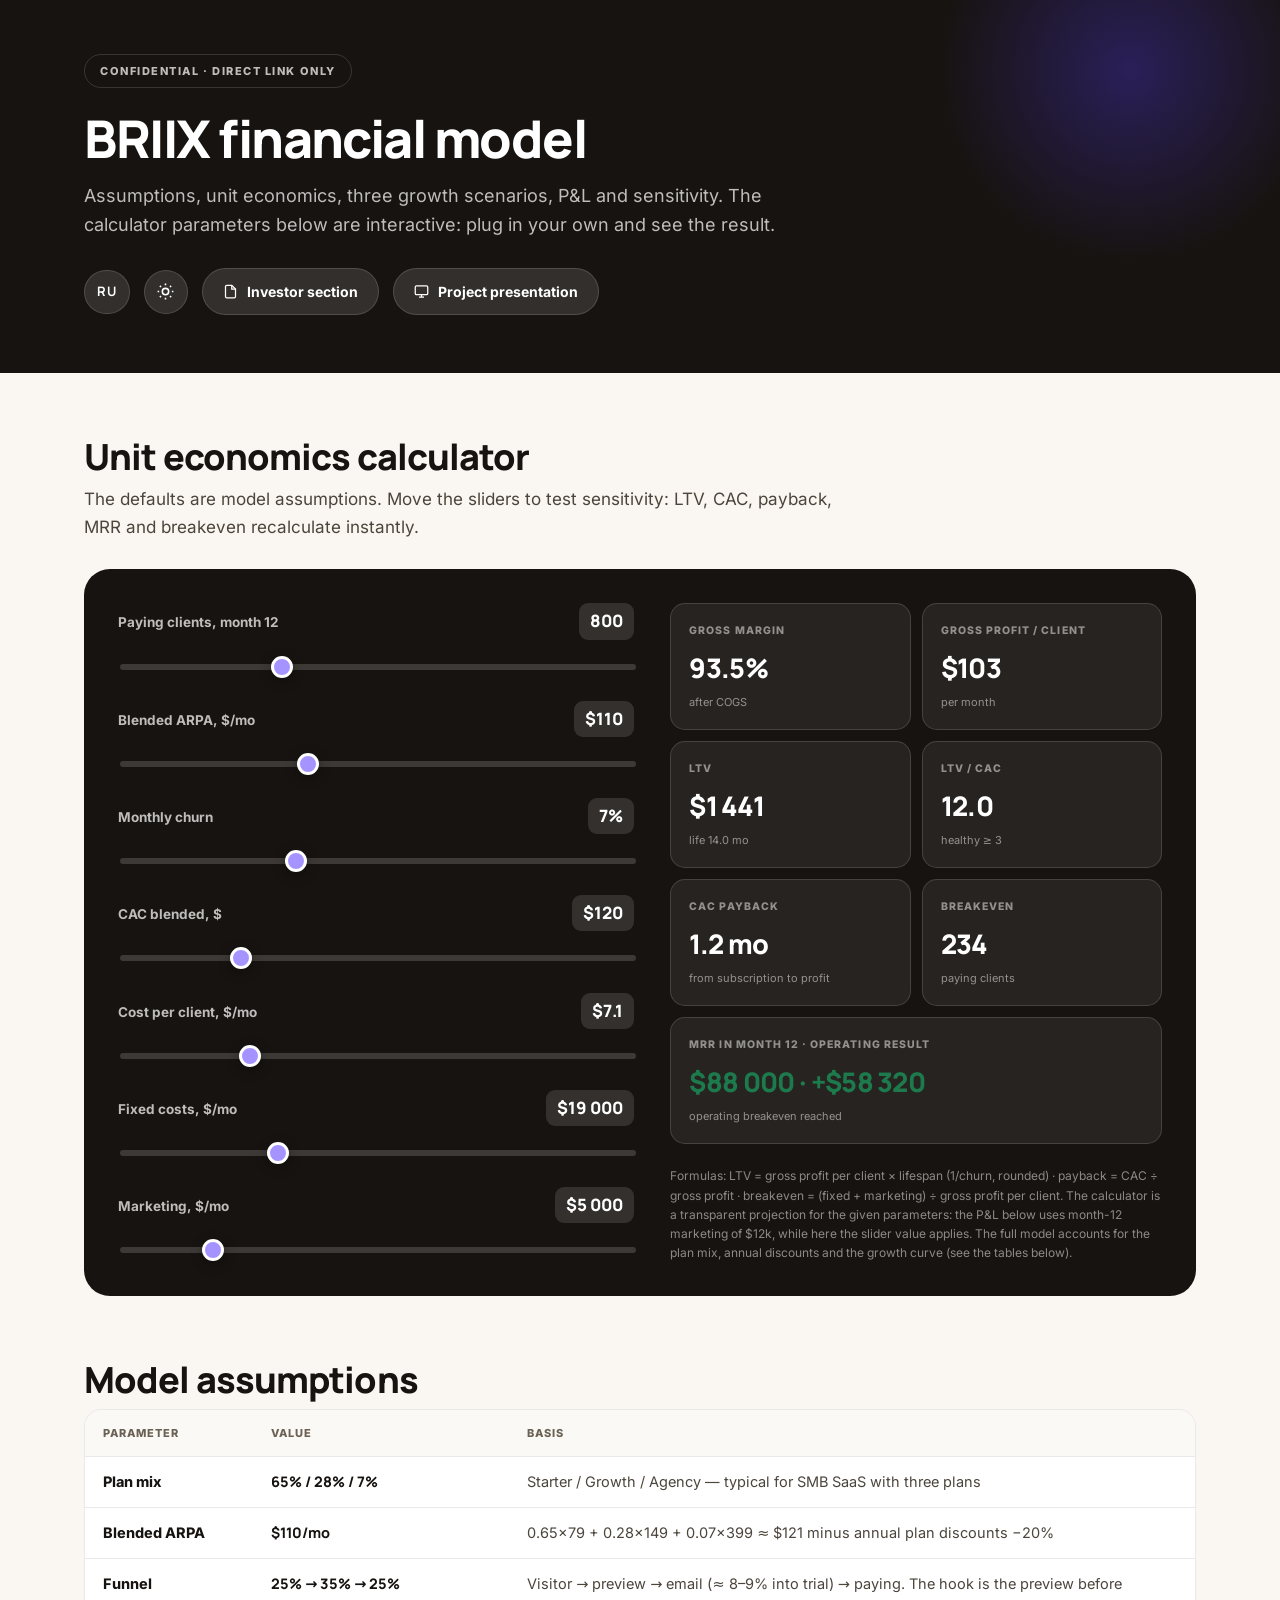
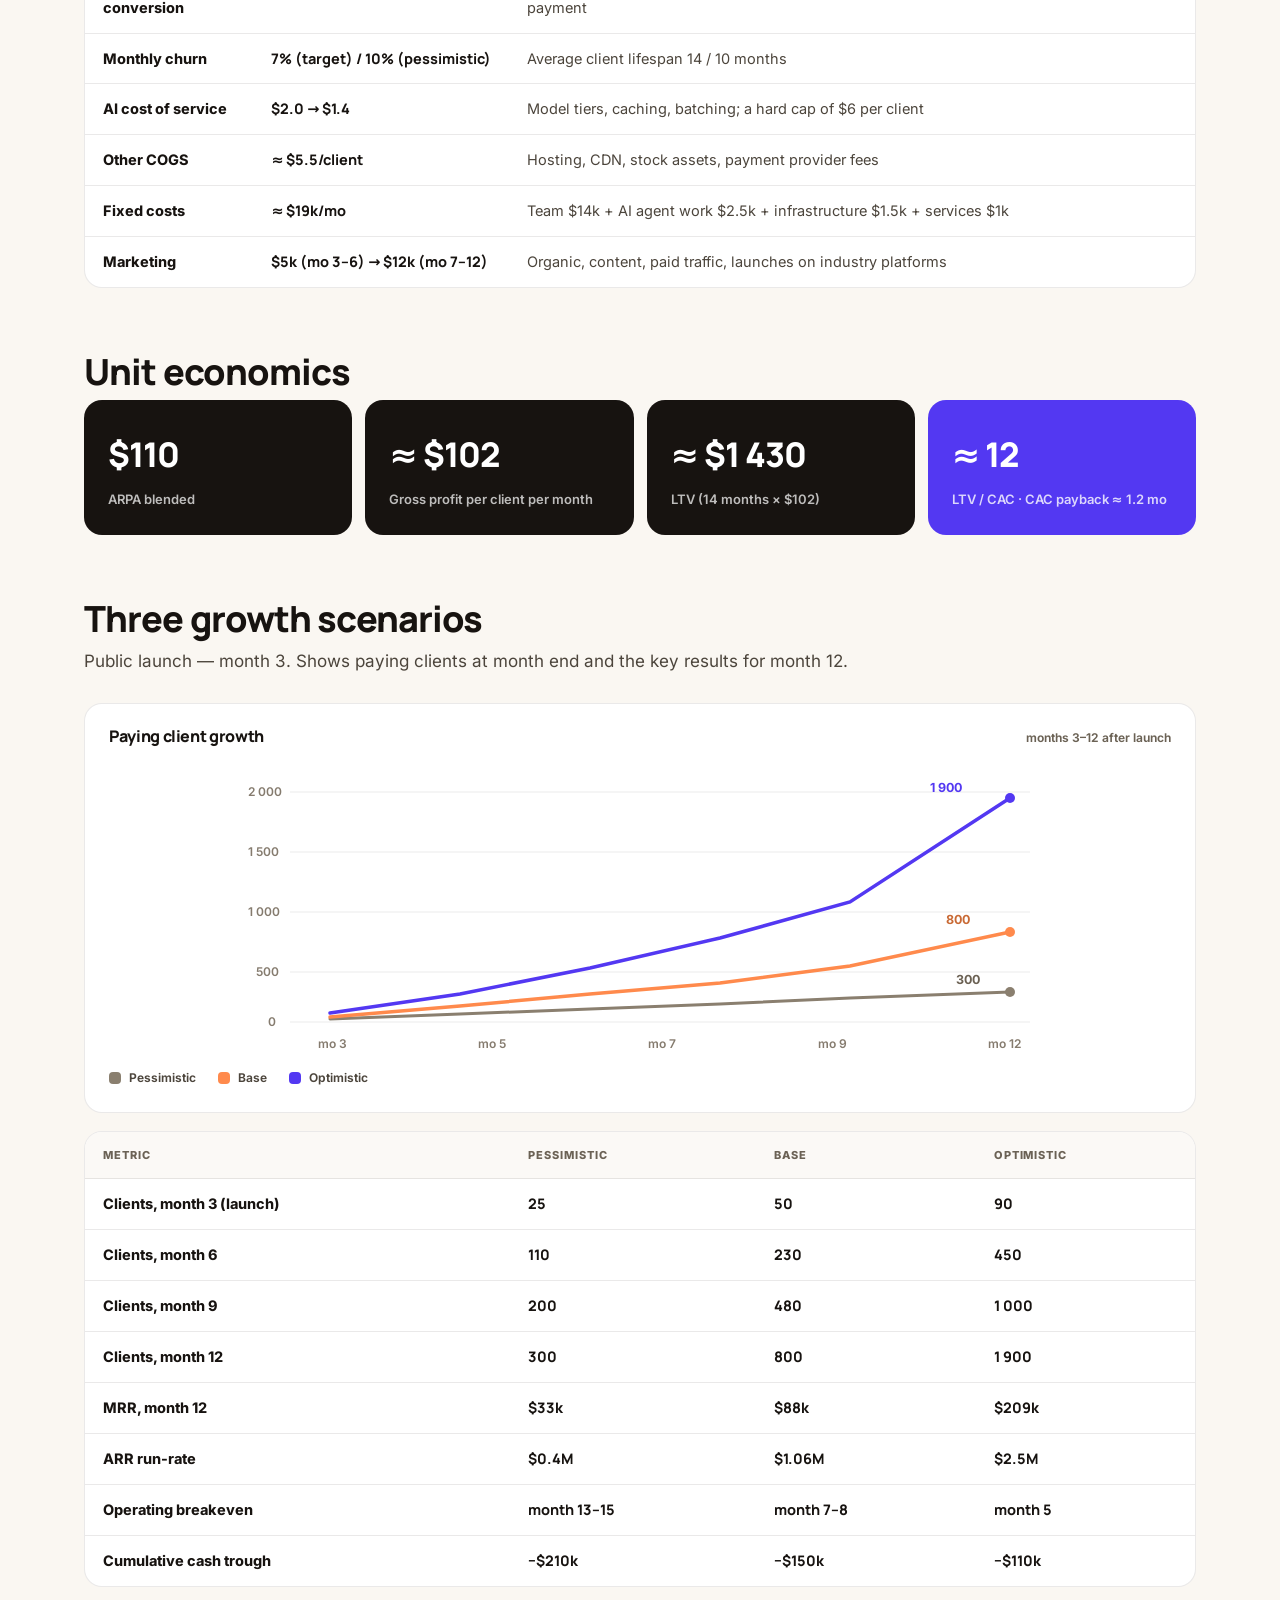
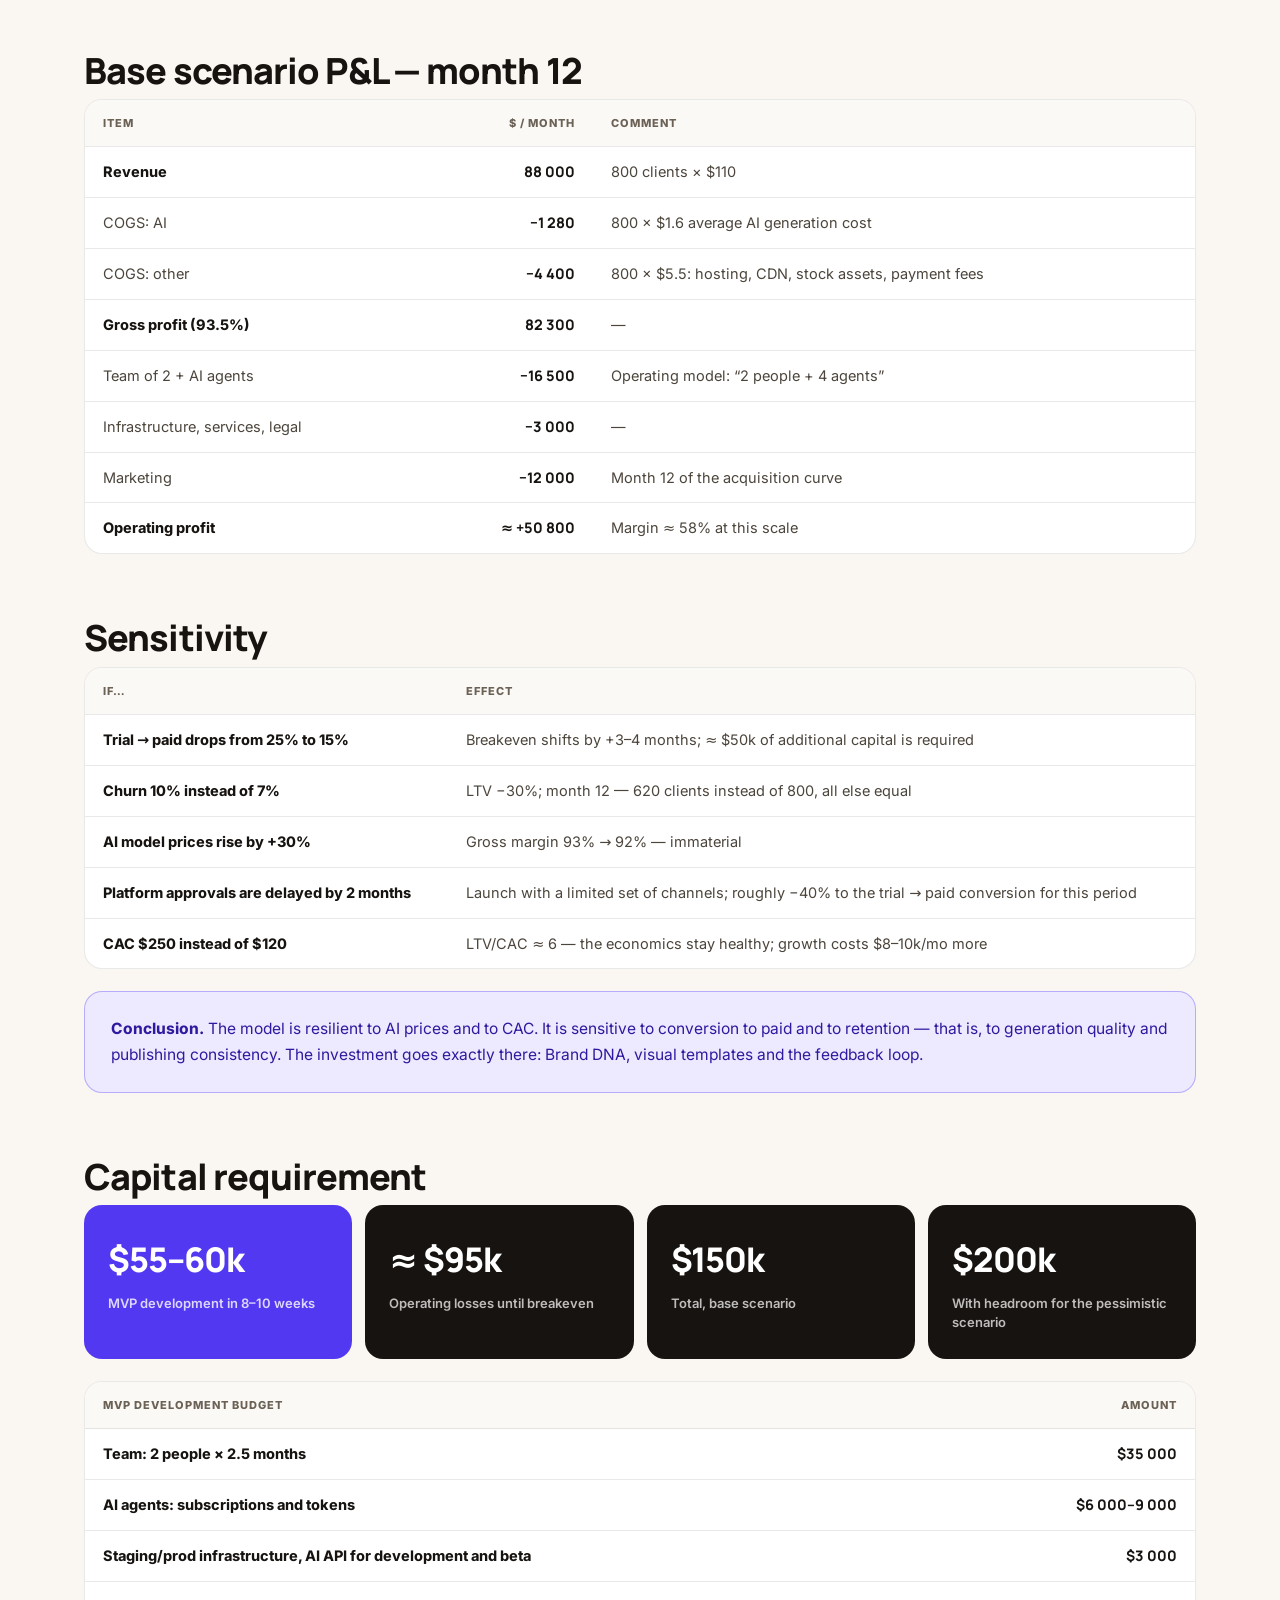
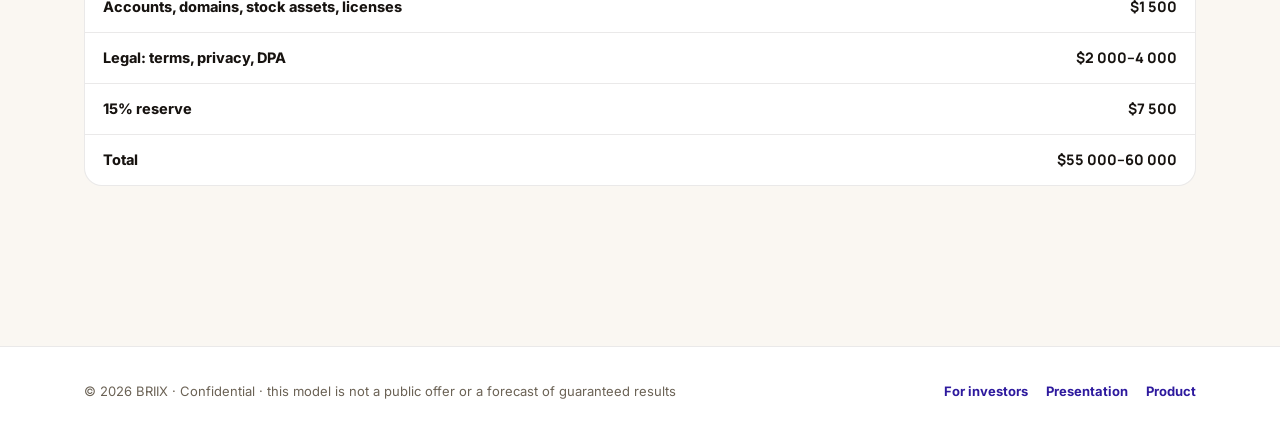
<file: en/fin-model/index.html>
<!DOCTYPE html>
<html lang="en">
<head>
<link rel="alternate" hreflang="ru" href="https://rucorp.github.io/briix/fin-model/">
<link rel="alternate" hreflang="en" href="https://rucorp.github.io/briix/en/fin-model/">
<link rel="alternate" hreflang="x-default" href="https://rucorp.github.io/briix/fin-model/">
<meta charset="UTF-8">
<meta name="viewport" content="width=device-width, initial-scale=1.0">
<title>BRIIX — financial model</title>
<meta name="description" content="BRIIX financial model: assumptions, unit economics, growth scenarios, P&L, sensitivity and an interactive calculator.">
<meta name="robots" content="noindex, nofollow">
<meta name="color-scheme" content="light dark">
<meta name="theme-color" content="#faf7f2" media="(prefers-color-scheme: light)">
<meta name="theme-color" content="#0f0c09" media="(prefers-color-scheme: dark)">
<script>
  /* No flash: the theme is set before CSS loads */
  (function () {
    try {
      var t = localStorage.getItem('briix-theme');
      if (t !== 'light' && t !== 'dark') {
        t = window.matchMedia && window.matchMedia('(prefers-color-scheme: dark)').matches ? 'dark' : 'light';
      }
      document.documentElement.dataset.theme = t;
    } catch (e) {}
  })();
</script>
<link rel="icon" href="../../assets/img/favicon.svg" type="image/svg+xml">
<link rel="preload" href="../../assets/fonts/inter-latin-wght-normal.woff2" as="font" type="font/woff2" crossorigin>
<link rel="preload" href="../../assets/fonts/manrope-latin-wght-normal.woff2" as="font" type="font/woff2" crossorigin>
<link rel="stylesheet" href="../../assets/css/main.css">
</head>
<body class="doc-body">

<header class="doc-header">
  <div class="container">
    <div class="conf-badge">Confidential · direct link only</div>
    <h1>BRIIX financial model</h1>
    <p class="sub">Assumptions, unit economics, three growth scenarios, P&L and sensitivity. The calculator parameters below are interactive: plug in your own and see the result.</p>
    <div class="row">
      <a class="lang-toggle on-dark" href="../../fin-model/index.html" hreflang="ru" lang="ru" title="Russian" aria-label="Switch language" onclick="try{localStorage.setItem('briix-lang','ru')}catch(e){}">RU</a>
      <button class="theme-toggle on-dark" type="button" aria-label="Toggle theme" title="Toggle theme">
        <svg class="icon-sun" viewBox="0 0 24 24" fill="none" stroke="currentColor" stroke-width="2" aria-hidden="true"><circle cx="12" cy="12" r="4"/><path d="M12 2v2M12 20v2M4.9 4.9l1.4 1.4M17.7 17.7l1.4 1.4M2 12h2M20 12h2M4.9 19.1l1.4-1.4M17.7 6.3l1.4-1.4"/></svg>
        <svg class="icon-moon" viewBox="0 0 24 24" fill="none" stroke="currentColor" stroke-width="2" aria-hidden="true"><path d="M21 12.8A9 9 0 1 1 11.2 3a7 7 0 0 0 9.8 9.8z"/></svg>
      </button>
      <a class="link-chip" href="../investors/">
        <svg viewBox="0 0 24 24" fill="none" stroke="currentColor" stroke-width="2"><path d="M14 2H6a2 2 0 0 0-2 2v16a2 2 0 0 0 2 2h12a2 2 0 0 0 2-2V8z"/><path d="M14 2v6h6"/></svg>
        Investor section
      </a>
      <a class="link-chip" href="../presentation.html">
        <svg viewBox="0 0 24 24" fill="none" stroke="currentColor" stroke-width="2"><rect x="2" y="3" width="20" height="14" rx="2"/><path d="M8 21h8M12 17v4"/></svg>
        Project presentation
      </a>
    </div>
  </div>
</header>

<main class="doc-main">
  <div class="container">

    <!-- Calculator -->
    <section class="doc-section" id="calculator">
      <h2>Unit economics calculator</h2>
      <p class="lead">The defaults are model assumptions. Move the sliders to test sensitivity: LTV, CAC, payback, MRR and breakeven recalculate instantly.</p>
      <div class="calc-shell">
        <div class="calc-grid">
          <div class="calc-controls">
            <div class="ctrl">
              <label>Paying clients, month 12 <span class="val" id="v-clients">800</span></label>
              <input type="range" id="s-clients" min="50" max="2500" step="10" value="800">
            </div>
            <div class="ctrl">
              <label>Blended ARPA, $/mo <span class="val" id="v-arpa">$110</span></label>
              <input type="range" id="s-arpa" min="60" max="200" step="5" value="110">
            </div>
            <div class="ctrl">
              <label>Monthly churn <span class="val" id="v-churn">7%</span></label>
              <input type="range" id="s-churn" min="3" max="15" step="0.5" value="7">
            </div>
            <div class="ctrl">
              <label>CAC blended, $ <span class="val" id="v-cac">$120</span></label>
              <input type="range" id="s-cac" min="40" max="400" step="10" value="120">
            </div>
            <div class="ctrl">
              <label>Cost per client, $/mo <span class="val" id="v-cogs">$7.1</span></label>
              <input type="range" id="s-cogs" min="3" max="20" step="0.1" value="7.1">
            </div>
            <div class="ctrl">
              <label>Fixed costs, $/mo <span class="val" id="v-fixed">$19 000</span></label>
              <input type="range" id="s-fixed" min="8000" max="45000" step="1000" value="19000">
            </div>
            <div class="ctrl">
              <label>Marketing, $/mo <span class="val" id="v-mkt">$5 000</span></label>
              <input type="range" id="s-mkt" min="0" max="30000" step="500" value="5000">
            </div>
          </div>

          <div>
            <div class="calc-results">
              <div class="calc-cell"><div class="k">Gross margin</div><div class="v" id="r-margin">93.5%</div><div class="h">after COGS</div></div>
              <div class="calc-cell"><div class="k">Gross profit / client</div><div class="v" id="r-gpc">$103</div><div class="h">per month</div></div>
              <div class="calc-cell"><div class="k">LTV</div><div class="v" id="r-ltv">$1 441</div><div class="h" id="r-lifespan">life 14 mo</div></div>
              <div class="calc-cell"><div class="k">LTV / CAC</div><div class="v" id="r-ltvcac">12.0</div><div class="h">healthy ≥ 3</div></div>
              <div class="calc-cell"><div class="k">CAC payback</div><div class="v" id="r-payback">1.2 mo</div><div class="h">from subscription to profit</div></div>
              <div class="calc-cell"><div class="k">Breakeven</div><div class="v" id="r-breakeven">233</div><div class="h">paying clients</div></div>
              <div class="calc-cell good wide"><div class="k">MRR in month 12 · operating result</div><div class="v" id="r-mrr">$88 000 · +$58 000</div><div class="h" id="r-note">operating breakeven reached</div></div>
            </div>
            <div class="calc-foot">
              Formulas: LTV = gross profit per client × lifespan (1/churn, rounded) · payback = CAC ÷ gross profit · breakeven = (fixed + marketing) ÷ gross profit per client.
              The calculator is a transparent projection for the given parameters: the P&L below uses month-12 marketing of $12k, while here the slider value applies. The full model accounts for the plan mix, annual discounts and the growth curve (see the tables below).
            </div>
          </div>
        </div>
      </div>
    </section>

    <!-- Assumptions -->
    <section class="doc-section" id="assumptions">
      <h2>Model assumptions</h2>
      <div class="table-wrap">
        <table class="doc-table">
          <thead><tr><th>Parameter</th><th>Value</th><th>Basis</th></tr></thead>
          <tbody>
            <tr><td class="hl">Plan mix</td><td class="num">65% / 28% / 7%</td><td>Starter / Growth / Agency — typical for SMB SaaS with three plans</td></tr>
            <tr><td class="hl">Blended ARPA</td><td class="num">$110/mo</td><td>0.65×79 + 0.28×149 + 0.07×399 ≈ $121 minus annual plan discounts −20%</td></tr>
            <tr><td class="hl">Funnel conversion</td><td class="num">25% → 35% → 25%</td><td>Visitor → preview → email (≈ 8–9% into trial) → paying. The hook is the preview before payment</td></tr>
            <tr><td class="hl">Monthly churn</td><td class="num">7% (target) / 10% (pessimistic)</td><td>Average client lifespan 14 / 10 months</td></tr>
            <tr><td class="hl">AI cost of service</td><td class="num">$2.0 → $1.4</td><td>Model tiers, caching, batching; a hard cap of $6 per client</td></tr>
            <tr><td class="hl">Other COGS</td><td class="num">≈ $5.5/client</td><td>Hosting, CDN, stock assets, payment provider fees</td></tr>
            <tr><td class="hl">Fixed costs</td><td class="num">≈ $19k/mo</td><td>Team $14k + AI agent work $2.5k + infrastructure $1.5k + services $1k</td></tr>
            <tr><td class="hl">Marketing</td><td class="num">$5k (mo 3–6) → $12k (mo 7–12)</td><td>Organic, content, paid traffic, launches on industry platforms</td></tr>
          </tbody>
        </table>
      </div>
    </section>

    <!-- Unit economics -->
    <section class="doc-section" id="unit">
      <h2>Unit economics</h2>
      <div class="stat-band">
        <div class="stat-cell"><div class="v">$110</div><div class="l">ARPA blended</div></div>
        <div class="stat-cell"><div class="v">≈ $102</div><div class="l">Gross profit per client per month</div></div>
        <div class="stat-cell"><div class="v">≈ $1 430</div><div class="l">LTV (14 months × $102)</div></div>
        <div class="stat-cell accent"><div class="v">≈ 12</div><div class="l">LTV / CAC · CAC payback ≈ 1.2 mo</div></div>
      </div>
    </section>

    <!-- Scenarios -->
    <section class="doc-section" id="scenarios">
      <h2>Three growth scenarios</h2>
      <p class="lead">Public launch — month 3. Shows paying clients at month end and the key results for month 12.</p>

      <div class="spark-wrap" style="margin-bottom:18px">
        <div class="t"><h3>Paying client growth</h3><span>months 3–12 after launch</span></div>
        <svg viewBox="0 0 820 300" width="100%" height="300" role="img" aria-label="Client growth chart across three scenarios">
          <!-- grid -->
          <g stroke="rgba(23,19,16,0.08)" stroke-width="1">
            <line x1="60" y1="30" x2="800" y2="30"/>
            <line x1="60" y1="90" x2="800" y2="90"/>
            <line x1="60" y1="150" x2="800" y2="150"/>
            <line x1="60" y1="210" x2="800" y2="210"/>
            <line x1="60" y1="260" x2="800" y2="260"/>
          </g>
          <g fill="#857b6e" font-size="12" font-family="Inter Variable, sans-serif" font-weight="600">
            <text x="18" y="34">2 000</text>
            <text x="18" y="94">1 500</text>
            <text x="18" y="154">1 000</text>
            <text x="26" y="214">500</text>
            <text x="38" y="264">0</text>
            <text x="88" y="286">mo 3</text>
            <text x="248" y="286">mo 5</text>
            <text x="418" y="286">mo 7</text>
            <text x="588" y="286">mo 9</text>
            <text x="758" y="286">mo 12</text>
          </g>
          <!-- pessimistic: 25, 60, 110, 150, 200, 240, 300 -->
          <polyline fill="none" stroke="#8a7f6f" stroke-width="3" stroke-linecap="round"
            points="100,257 230,252 360,247 490,242 620,236 780,230"/>
          <!-- base: 50, 130, 230, 330, 480, 620, 800 -->
          <polyline fill="none" stroke="#FF8A4C" stroke-width="3.5" stroke-linecap="round"
            points="100,255 230,244 360,232 490,221 620,204 780,170"/>
          <!-- optimistic: 90, 240, 450, 700, 1000, 1450, 1900 -->
          <polyline fill="none" stroke="#5338F2" stroke-width="3.5" stroke-linecap="round"
            points="100,251 230,232 360,206 490,176 620,140 780,36"/>
          <!-- labels -->
          <g font-family="Inter Variable, sans-serif" font-size="12.5" font-weight="700">
            <circle cx="780" cy="230" r="5" fill="#8a7f6f"/><text x="726" y="222" fill="#6b6153">300</text>
            <circle cx="780" cy="170" r="5" fill="#FF8A4C"/><text x="716" y="162" fill="#c96a35">800</text>
            <circle cx="780" cy="36" r="5" fill="#5338F2"/><text x="700" y="30" fill="#5338F2">1 900</text>
          </g>
        </svg>
        <div class="s-legend" style="margin-top:6px">
          <span style="color:var(--ink-2)"><i style="background:#8a7f6f"></i>Pessimistic</span>
          <span style="color:var(--ink-2)"><i style="background:#FF8A4C"></i>Base</span>
          <span style="color:var(--ink-2)"><i style="background:#5338F2"></i>Optimistic</span>
        </div>
      </div>

      <div class="table-wrap">
        <table class="doc-table">
          <thead><tr><th>Metric</th><th>Pessimistic</th><th>Base</th><th>Optimistic</th></tr></thead>
          <tbody>
            <tr><td class="hl">Clients, month 3 (launch)</td><td class="num">25</td><td class="num">50</td><td class="num">90</td></tr>
            <tr><td class="hl">Clients, month 6</td><td class="num">110</td><td class="num">230</td><td class="num">450</td></tr>
            <tr><td class="hl">Clients, month 9</td><td class="num">200</td><td class="num">480</td><td class="num">1 000</td></tr>
            <tr><td class="hl">Clients, month 12</td><td class="num">300</td><td class="num hl">800</td><td class="num">1 900</td></tr>
            <tr><td class="hl">MRR, month 12</td><td class="num">$33k</td><td class="num hl">$88k</td><td class="num">$209k</td></tr>
            <tr><td class="hl">ARR run-rate</td><td class="num">$0.4M</td><td class="num hl">$1.06M</td><td class="num">$2.5M</td></tr>
            <tr><td class="hl">Operating breakeven</td><td class="num">month 13–15</td><td class="num hl">month 7–8</td><td class="num">month 5</td></tr>
            <tr><td class="hl">Cumulative cash trough</td><td class="num">−$210k</td><td class="num hl">−$150k</td><td class="num">−$110k</td></tr>
          </tbody>
        </table>
      </div>
    </section>

    <!-- P&L -->
    <section class="doc-section" id="pnl">
      <h2>Base scenario P&L — month 12</h2>
      <div class="table-wrap">
        <table class="doc-table">
          <thead><tr><th>Item</th><th style="text-align:right">$ / month</th><th>Comment</th></tr></thead>
          <tbody>
            <tr><td class="hl">Revenue</td><td class="num" style="text-align:right">88 000</td><td>800 clients × $110</td></tr>
            <tr><td>COGS: AI</td><td class="num" style="text-align:right">−1 280</td><td>800 × $1.6 average AI generation cost</td></tr>
            <tr><td>COGS: other</td><td class="num" style="text-align:right">−4 400</td><td>800 × $5.5: hosting, CDN, stock assets, payment fees</td></tr>
            <tr><td class="hl">Gross profit (93.5%)</td><td class="num hl" style="text-align:right">82 300</td><td>—</td></tr>
            <tr><td>Team of 2 + AI agents</td><td class="num" style="text-align:right">−16 500</td><td>Operating model: “2 people + 4 agents”</td></tr>
            <tr><td>Infrastructure, services, legal</td><td class="num" style="text-align:right">−3 000</td><td>—</td></tr>
            <tr><td>Marketing</td><td class="num" style="text-align:right">−12 000</td><td>Month 12 of the acquisition curve</td></tr>
            <tr><td class="hl">Operating profit</td><td class="num hl" style="text-align:right">≈ +50 800</td><td>Margin ≈ 58% at this scale</td></tr>
          </tbody>
        </table>
      </div>
    </section>

    <!-- Sensitivity -->
    <section class="doc-section" id="sensitivity">
      <h2>Sensitivity</h2>
      <div class="table-wrap">
        <table class="doc-table">
          <thead><tr><th>If…</th><th>Effect</th></tr></thead>
          <tbody>
            <tr><td class="hl">Trial → paid drops from 25% to 15%</td><td>Breakeven shifts by +3–4 months; ≈ $50k of additional capital is required</td></tr>
            <tr><td class="hl">Churn 10% instead of 7%</td><td>LTV −30%; month 12 — 620 clients instead of 800, all else equal</td></tr>
            <tr><td class="hl">AI model prices rise by +30%</td><td>Gross margin 93% → 92% — immaterial</td></tr>
            <tr><td class="hl">Platform approvals are delayed by 2 months</td><td>Launch with a limited set of channels; roughly −40% to the trial → paid conversion for this period</td></tr>
            <tr><td class="hl">CAC $250 instead of $120</td><td>LTV/CAC ≈ 6 — the economics stay healthy; growth costs $8–10k/mo more</td></tr>
          </tbody>
        </table>
      </div>
      <div class="callout" style="margin-top:22px">
        <b>Conclusion.</b> The model is resilient to AI prices and to CAC. It is sensitive to conversion to paid and to retention — that is, to generation quality and publishing consistency. The investment goes exactly there: Brand DNA, visual templates and the feedback loop.
      </div>
    </section>

    <!-- Capital -->
    <section class="doc-section" id="capital">
      <h2>Capital requirement</h2>
      <div class="stat-band" style="margin-bottom:22px">
        <div class="stat-cell accent"><div class="v">$55–60k</div><div class="l">MVP development in 8–10 weeks</div></div>
        <div class="stat-cell"><div class="v">≈ $95k</div><div class="l">Operating losses until breakeven</div></div>
        <div class="stat-cell"><div class="v">$150k</div><div class="l">Total, base scenario</div></div>
        <div class="stat-cell"><div class="v">$200k</div><div class="l">With headroom for the pessimistic scenario</div></div>
      </div>
      <div class="table-wrap">
        <table class="doc-table">
          <thead><tr><th>MVP development budget</th><th style="text-align:right">Amount</th></tr></thead>
          <tbody>
            <tr><td class="hl">Team: 2 people × 2.5 months</td><td class="num" style="text-align:right">$35 000</td></tr>
            <tr><td class="hl">AI agents: subscriptions and tokens</td><td class="num" style="text-align:right">$6 000–9 000</td></tr>
            <tr><td class="hl">Staging/prod infrastructure, AI API for development and beta</td><td class="num" style="text-align:right">$3 000</td></tr>
            <tr><td class="hl">Accounts, domains, stock assets, licenses</td><td class="num" style="text-align:right">$1 500</td></tr>
            <tr><td class="hl">Legal: terms, privacy, DPA</td><td class="num" style="text-align:right">$2 000–4 000</td></tr>
            <tr><td class="hl">15% reserve</td><td class="num" style="text-align:right">$7 500</td></tr>
            <tr><td class="hl">Total</td><td class="num hl" style="text-align:right">$55 000–60 000</td></tr>
          </tbody>
        </table>
      </div>
    </section>

  </div>
</main>

<footer class="doc-footer">
  <div class="container row">
    <div>© 2026 BRIIX · Confidential · this model is not a public offer or a forecast of guaranteed results</div>
    <div style="display:flex;gap:18px;flex-wrap:wrap">
      <a href="../investors/">For investors</a>
      <a href="../presentation.html">Presentation</a>
      <a href="../index.html">Product</a>
    </div>
  </div>
</footer>

<script src="../../assets/js/nav.js"></script>
<script src="../../assets/js/theme.js"></script>
<script src="../../assets/i18n/en.js"></script>
<script src="../../assets/js/finmodel.js"></script>
</body>
</html>
</file>
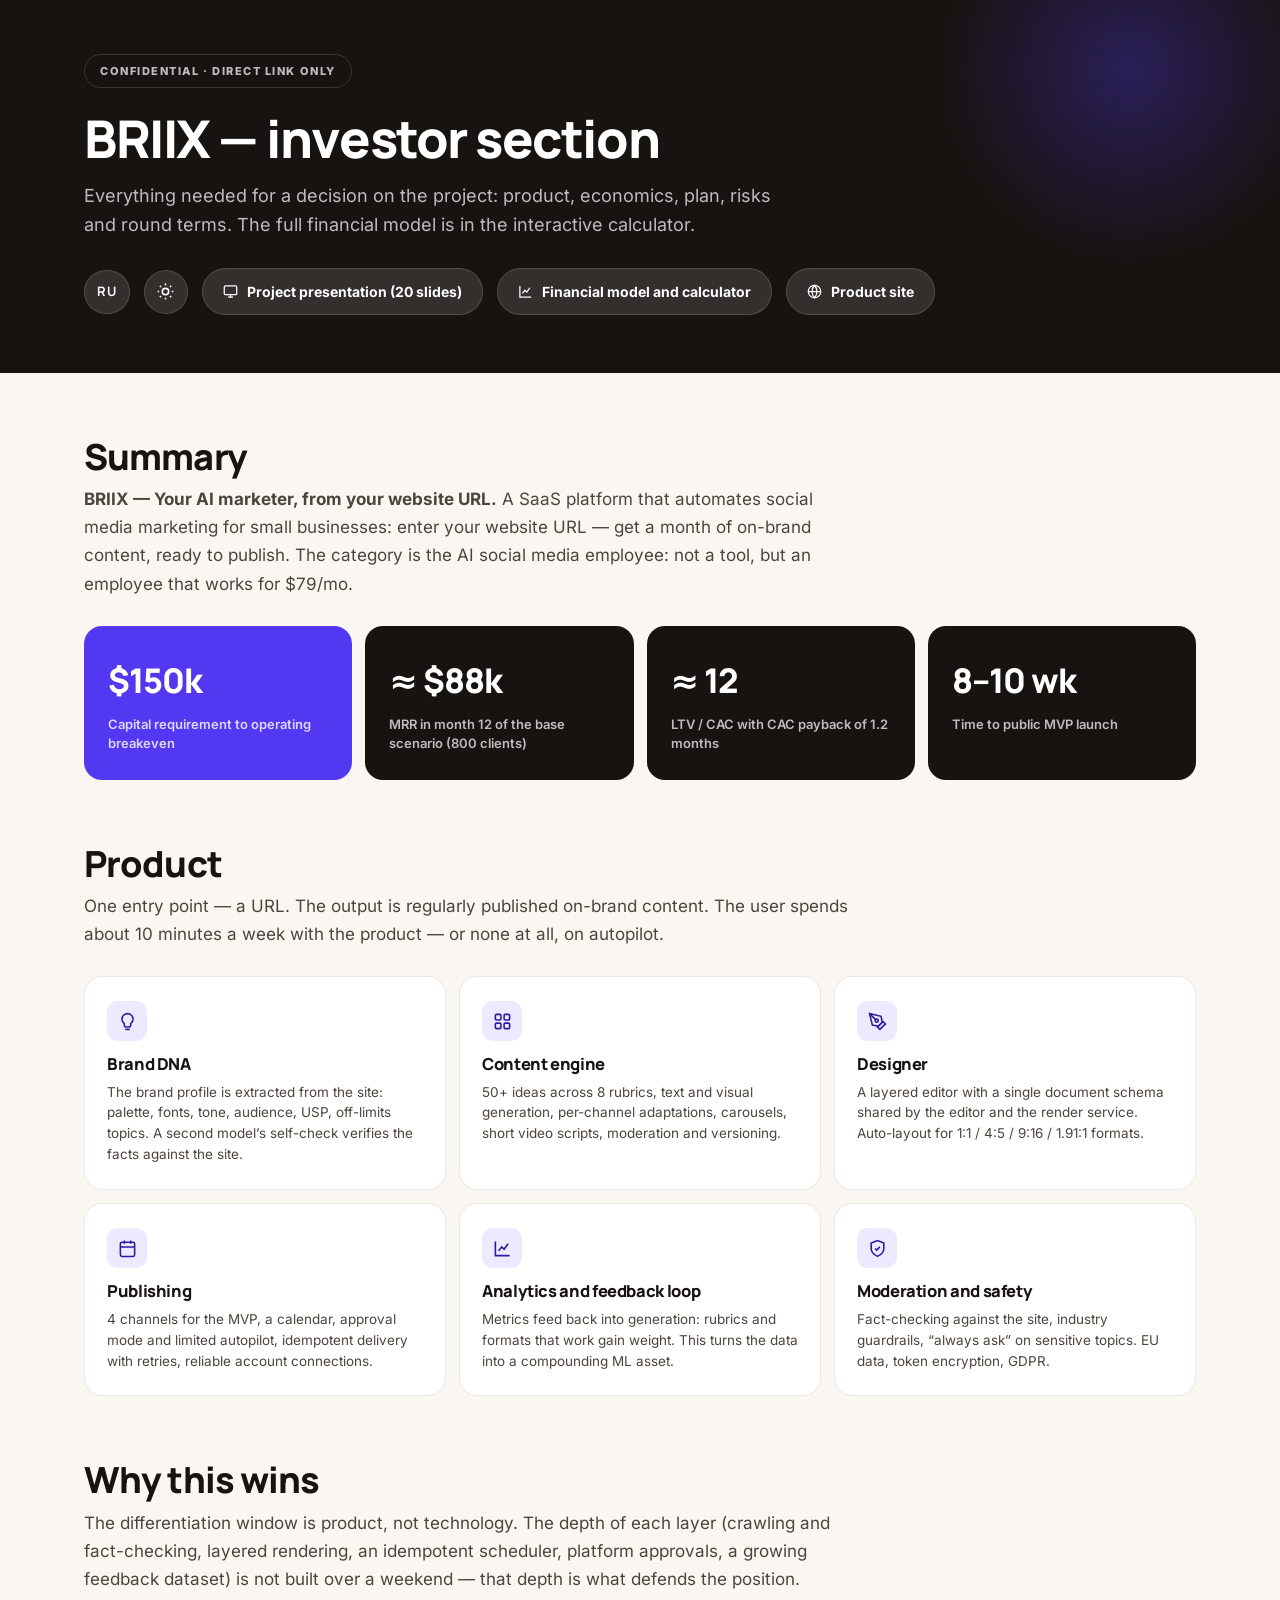
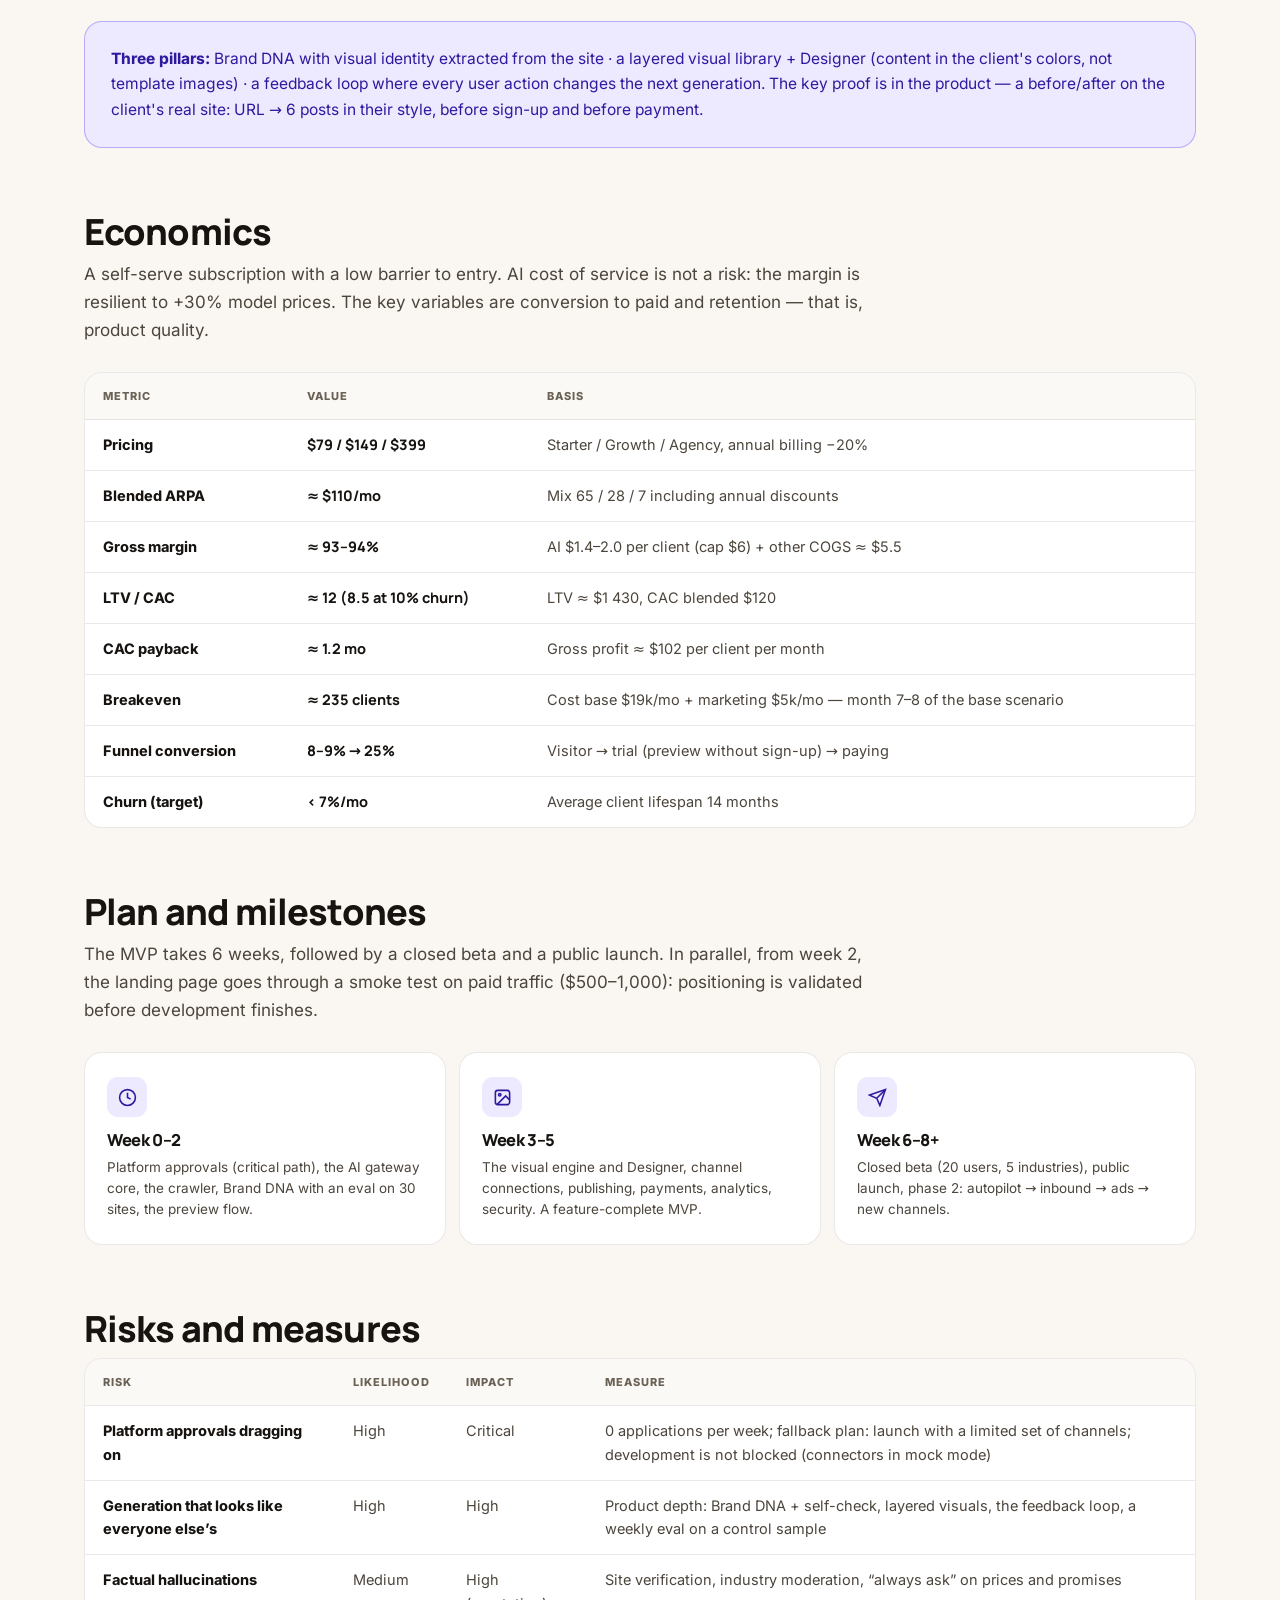
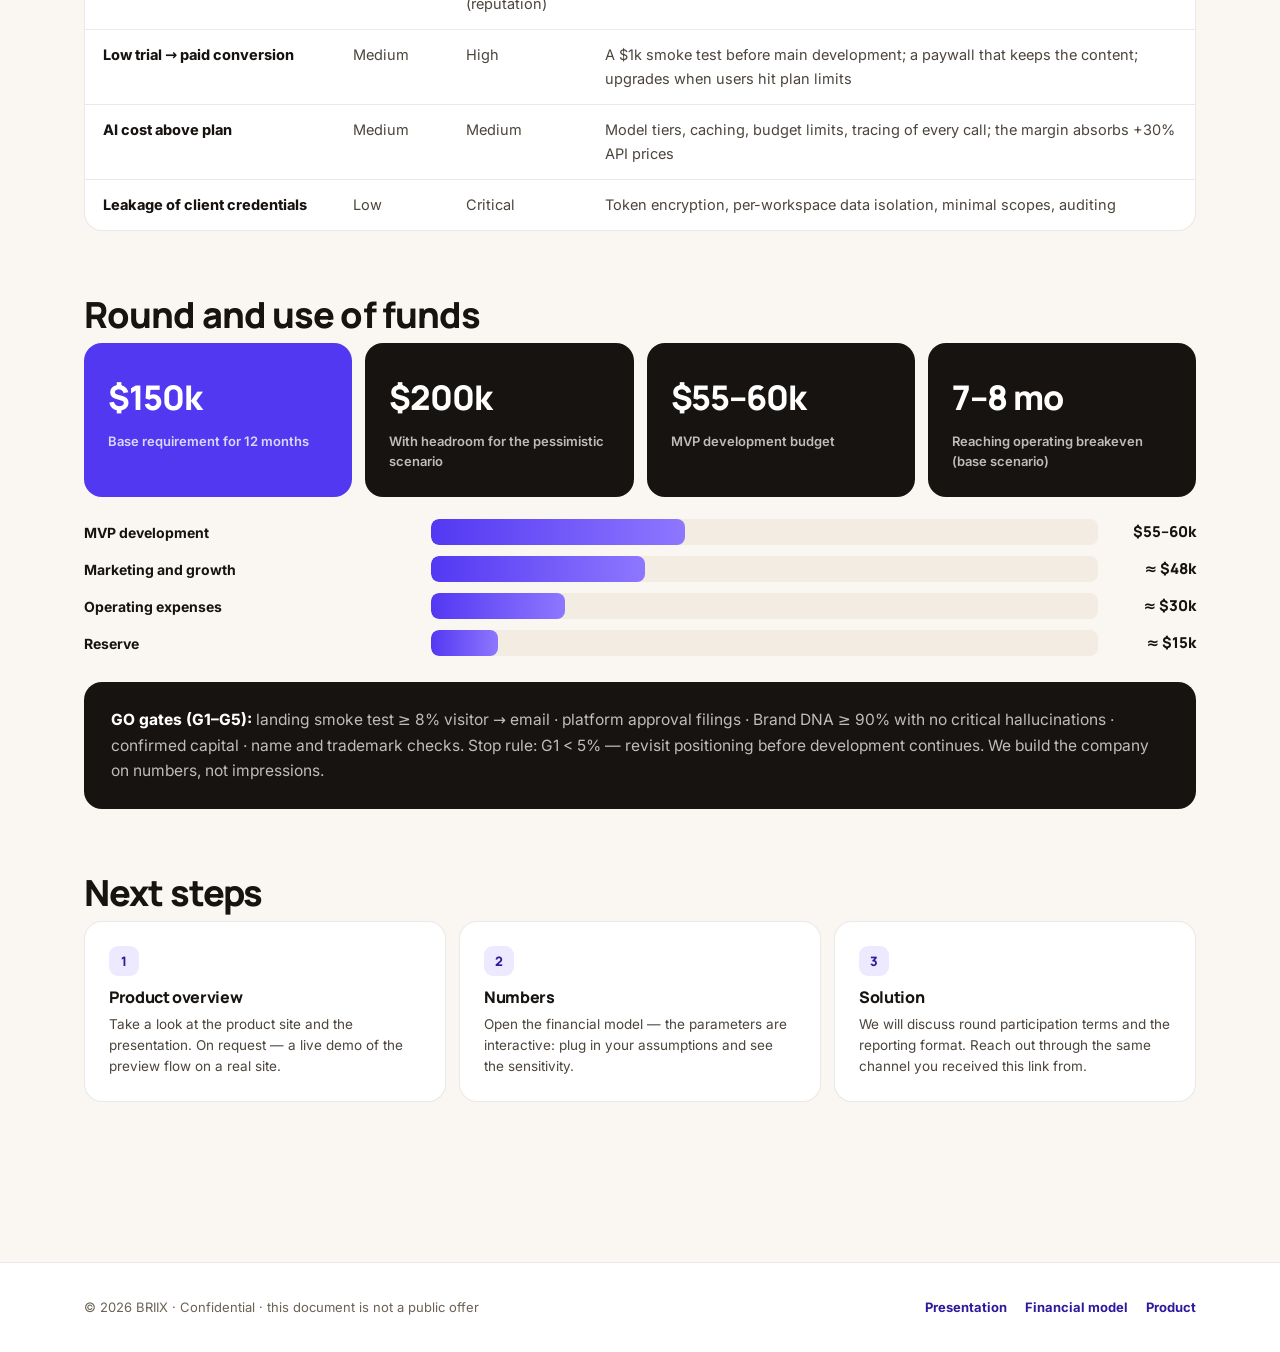
<file: en/investors/index.html>
<!DOCTYPE html>
<html lang="en">
<head>
<link rel="alternate" hreflang="ru" href="https://rucorp.github.io/briix/investors/">
<link rel="alternate" hreflang="en" href="https://rucorp.github.io/briix/en/investors/">
<link rel="alternate" hreflang="x-default" href="https://rucorp.github.io/briix/investors/">
<meta charset="UTF-8">
<meta name="viewport" content="width=device-width, initial-scale=1.0">
<title>BRIIX — investor section</title>
<meta name="description" content="BRIIX investor section: summary, economics, plan, risks and round terms.">
<meta name="robots" content="noindex, nofollow">
<meta name="color-scheme" content="light dark">
<meta name="theme-color" content="#faf7f2" media="(prefers-color-scheme: light)">
<meta name="theme-color" content="#0f0c09" media="(prefers-color-scheme: dark)">
<script>
  /* No flash: the theme is set before CSS loads */
  (function () {
    try {
      var t = localStorage.getItem('briix-theme');
      if (t !== 'light' && t !== 'dark') {
        t = window.matchMedia && window.matchMedia('(prefers-color-scheme: dark)').matches ? 'dark' : 'light';
      }
      document.documentElement.dataset.theme = t;
    } catch (e) {}
  })();
</script>
<link rel="icon" href="../../assets/img/favicon.svg" type="image/svg+xml">
<link rel="preload" href="../../assets/fonts/inter-latin-wght-normal.woff2" as="font" type="font/woff2" crossorigin>
<link rel="preload" href="../../assets/fonts/manrope-latin-wght-normal.woff2" as="font" type="font/woff2" crossorigin>
<link rel="stylesheet" href="../../assets/css/main.css">
</head>
<body class="doc-body">

<header class="doc-header">
  <div class="container">
    <div class="conf-badge">Confidential · direct link only</div>
    <h1>BRIIX — investor section</h1>
    <p class="sub">Everything needed for a decision on the project: product, economics, plan, risks and round terms. The full financial model is in the interactive calculator.</p>
    <div class="row">
      <a class="lang-toggle on-dark" href="../../investors/index.html" hreflang="ru" lang="ru" title="Russian" aria-label="Switch language" onclick="try{localStorage.setItem('briix-lang','ru')}catch(e){}">RU</a>
      <button class="theme-toggle on-dark" type="button" aria-label="Toggle theme" title="Toggle theme">
        <svg class="icon-sun" viewBox="0 0 24 24" fill="none" stroke="currentColor" stroke-width="2" aria-hidden="true"><circle cx="12" cy="12" r="4"/><path d="M12 2v2M12 20v2M4.9 4.9l1.4 1.4M17.7 17.7l1.4 1.4M2 12h2M20 12h2M4.9 19.1l1.4-1.4M17.7 6.3l1.4-1.4"/></svg>
        <svg class="icon-moon" viewBox="0 0 24 24" fill="none" stroke="currentColor" stroke-width="2" aria-hidden="true"><path d="M21 12.8A9 9 0 1 1 11.2 3a7 7 0 0 0 9.8 9.8z"/></svg>
      </button>
      <a class="link-chip" href="../presentation.html">
        <svg viewBox="0 0 24 24" fill="none" stroke="currentColor" stroke-width="2"><rect x="2" y="3" width="20" height="14" rx="2"/><path d="M8 21h8M12 17v4"/></svg>
        Project presentation (20 slides)
      </a>
      <a class="link-chip" href="../fin-model/">
        <svg viewBox="0 0 24 24" fill="none" stroke="currentColor" stroke-width="2"><path d="M3 3v18h18"/><path d="M7 15l4-5 3 3 5-7"/></svg>
        Financial model and calculator
      </a>
      <a class="link-chip" href="../index.html">
        <svg viewBox="0 0 24 24" fill="none" stroke="currentColor" stroke-width="2"><circle cx="12" cy="12" r="10"/><path d="M2 12h20M12 2a15.3 15.3 0 0 1 4 10 15.3 15.3 0 0 1-4 10 15.3 15.3 0 0 1-4-10 15.3 15.3 0 0 1 4-10z"/></svg>
        Product site
      </a>
    </div>
  </div>
</header>

<main class="doc-main">
  <div class="container">

    <!-- Summary -->
    <section class="doc-section" id="summary">
      <h2>Summary</h2>
      <p class="lead"><b>BRIIX — Your AI marketer, from your website URL.</b> A SaaS platform that automates social media marketing for small businesses: enter your website URL — get a month of on-brand content, ready to publish. The category is the AI social media employee: not a tool, but an employee that works for $79/mo.</p>
      <div class="stat-band">
        <div class="stat-cell accent"><div class="v">$150k</div><div class="l">Capital requirement to operating breakeven</div></div>
        <div class="stat-cell"><div class="v">≈ $88k</div><div class="l">MRR in month 12 of the base scenario (800 clients)</div></div>
        <div class="stat-cell"><div class="v">≈ 12</div><div class="l">LTV / CAC with CAC payback of 1.2 months</div></div>
        <div class="stat-cell"><div class="v">8–10 wk</div><div class="l">Time to public MVP launch</div></div>
      </div>
    </section>

    <!-- Product -->
    <section class="doc-section" id="product">
      <h2>Product</h2>
      <p class="lead">One entry point — a URL. The output is regularly published on-brand content. The user spends about 10 minutes a week with the product — or none at all, on autopilot.</p>
      <div class="highlight-grid">
        <div class="hl-card">
          <div class="ico"><svg viewBox="0 0 24 24" fill="none" stroke="currentColor" stroke-width="2"><path d="M12 2a7 7 0 0 1 7 7c0 2.4-1.2 4.5-3 5.7V17a2 2 0 0 1-2 2h-4a2 2 0 0 1-2-2v-2.3c-1.8-1.2-3-3.3-3-5.7a7 7 0 0 1 7-7z"/><path d="M9 22h6"/></svg></div>
          <h3>Brand DNA</h3>
          <p>The brand profile is extracted from the site: palette, fonts, tone, audience, USP, off-limits topics. A second model’s self-check verifies the facts against the site.</p>
        </div>
        <div class="hl-card">
          <div class="ico"><svg viewBox="0 0 24 24" fill="none" stroke="currentColor" stroke-width="2"><rect x="3" y="3" width="7" height="7" rx="1.5"/><rect x="14" y="3" width="7" height="7" rx="1.5"/><rect x="3" y="14" width="7" height="7" rx="1.5"/><rect x="14" y="14" width="7" height="7" rx="1.5"/></svg></div>
          <h3>Content engine</h3>
          <p>50+ ideas across 8 rubrics, text and visual generation, per-channel adaptations, carousels, short video scripts, moderation and versioning.</p>
        </div>
        <div class="hl-card">
          <div class="ico"><svg viewBox="0 0 24 24" fill="none" stroke="currentColor" stroke-width="2"><path d="M12 19l7-7 3 3-7 7-3-3z"/><path d="M18 13l-1.5-7.5L2 2l3.5 14.5L13 18l5-5z"/><path d="M2 2l7.586 7.586"/><circle cx="11" cy="11" r="2"/></svg></div>
          <h3>Designer</h3>
          <p>A layered editor with a single document schema shared by the editor and the render service. Auto-layout for 1:1 / 4:5 / 9:16 / 1.91:1 formats.</p>
        </div>
        <div class="hl-card">
          <div class="ico"><svg viewBox="0 0 24 24" fill="none" stroke="currentColor" stroke-width="2"><rect x="3" y="4" width="18" height="18" rx="2"/><path d="M16 2v4M8 2v4M3 10h18"/></svg></div>
          <h3>Publishing</h3>
          <p>4 channels for the MVP, a calendar, approval mode and limited autopilot, idempotent delivery with retries, reliable account connections.</p>
        </div>
        <div class="hl-card">
          <div class="ico"><svg viewBox="0 0 24 24" fill="none" stroke="currentColor" stroke-width="2"><path d="M3 3v18h18"/><path d="M7 15l4-5 3 3 5-7"/></svg></div>
          <h3>Analytics and feedback loop</h3>
          <p>Metrics feed back into generation: rubrics and formats that work gain weight. This turns the data into a compounding ML asset.</p>
        </div>
        <div class="hl-card">
          <div class="ico"><svg viewBox="0 0 24 24" fill="none" stroke="currentColor" stroke-width="2"><path d="M12 22s8-4 8-10V5l-8-3-8 3v7c0 6 8 10 8 10z"/><path d="M9 12l2 2 4-4"/></svg></div>
          <h3>Moderation and safety</h3>
          <p>Fact-checking against the site, industry guardrails, “always ask” on sensitive topics. EU data, token encryption, GDPR.</p>
        </div>
      </div>
    </section>

    <!-- Why we win -->
    <section class="doc-section" id="edge">
      <h2>Why this wins</h2>
      <p class="lead">The differentiation window is product, not technology. The depth of each layer (crawling and fact-checking, layered rendering, an idempotent scheduler, platform approvals, a growing feedback dataset) is not built over a weekend — that depth is what defends the position.</p>
      <div class="callout">
        <b>Three pillars:</b> Brand DNA with visual identity extracted from the site · a layered visual library + Designer (content in the client's colors, not template images) · a feedback loop where every user action changes the next generation.
        The key proof is in the product — a before/after on the client's real site: URL → 6 posts in their style, before sign-up and before payment.
      </div>
    </section>

    <!-- Economics -->
    <section class="doc-section" id="economics">
      <h2>Economics</h2>
      <p class="lead">A self-serve subscription with a low barrier to entry. AI cost of service is not a risk: the margin is resilient to +30% model prices. The key variables are conversion to paid and retention — that is, product quality.</p>
      <div class="table-wrap">
        <table class="doc-table">
          <thead><tr><th>Metric</th><th>Value</th><th>Basis</th></tr></thead>
          <tbody>
            <tr><td class="hl">Pricing</td><td class="num">$79 / $149 / $399</td><td>Starter / Growth / Agency, annual billing −20%</td></tr>
            <tr><td class="hl">Blended ARPA</td><td class="num">≈ $110/mo</td><td>Mix 65 / 28 / 7 including annual discounts</td></tr>
            <tr><td class="hl">Gross margin</td><td class="num">≈ 93–94%</td><td>AI $1.4–2.0 per client (cap $6) + other COGS ≈ $5.5</td></tr>
            <tr><td class="hl">LTV / CAC</td><td class="num">≈ 12 (8.5 at 10% churn)</td><td>LTV ≈ $1 430, CAC blended $120</td></tr>
            <tr><td class="hl">CAC payback</td><td class="num">≈ 1.2 mo</td><td>Gross profit ≈ $102 per client per month</td></tr>
            <tr><td class="hl">Breakeven</td><td class="num">≈ 235 clients</td><td>Cost base $19k/mo + marketing $5k/mo — month 7–8 of the base scenario</td></tr>
            <tr><td class="hl">Funnel conversion</td><td class="num">8–9% → 25%</td><td>Visitor → trial (preview without sign-up) → paying</td></tr>
            <tr><td class="hl">Churn (target)</td><td class="num">&lt; 7%/mo</td><td>Average client lifespan 14 months</td></tr>
          </tbody>
        </table>
      </div>
    </section>

    <!-- Plan -->
    <section class="doc-section" id="plan">
      <h2>Plan and milestones</h2>
      <p class="lead">The MVP takes 6 weeks, followed by a closed beta and a public launch. In parallel, from week 2, the landing page goes through a smoke test on paid traffic ($500–1,000): positioning is validated before development finishes.</p>
      <div class="highlight-grid">
        <div class="hl-card">
          <div class="ico"><svg viewBox="0 0 24 24" fill="none" stroke="currentColor" stroke-width="2"><circle cx="12" cy="12" r="10"/><path d="M12 6v6l4 2"/></svg></div>
          <h3>Week 0–2</h3>
          <p>Platform approvals (critical path), the AI gateway core, the crawler, Brand DNA with an eval on 30 sites, the preview flow.</p>
        </div>
        <div class="hl-card">
          <div class="ico"><svg viewBox="0 0 24 24" fill="none" stroke="currentColor" stroke-width="2"><rect x="3" y="3" width="18" height="18" rx="3"/><circle cx="8.5" cy="8.5" r="1.5"/><path d="m21 15-5-5L5 21"/></svg></div>
          <h3>Week 3–5</h3>
          <p>The visual engine and Designer, channel connections, publishing, payments, analytics, security. A feature-complete MVP.</p>
        </div>
        <div class="hl-card">
          <div class="ico"><svg viewBox="0 0 24 24" fill="none" stroke="currentColor" stroke-width="2"><path d="M22 2 11 13"/><path d="M22 2 15 22l-4-9-9-4 20-7z"/></svg></div>
          <h3>Week 6–8+</h3>
          <p>Closed beta (20 users, 5 industries), public launch, phase 2: autopilot → inbound → ads → new channels.</p>
        </div>
      </div>
    </section>

    <!-- Risks -->
    <section class="doc-section" id="risks">
      <h2>Risks and measures</h2>
      <div class="table-wrap">
        <table class="doc-table">
          <thead><tr><th>Risk</th><th>Likelihood</th><th>Impact</th><th>Measure</th></tr></thead>
          <tbody>
            <tr><td class="hl">Platform approvals dragging on</td><td>High</td><td>Critical</td><td>0 applications per week; fallback plan: launch with a limited set of channels; development is not blocked (connectors in mock mode)</td></tr>
            <tr><td class="hl">Generation that looks like everyone else’s</td><td>High</td><td>High</td><td>Product depth: Brand DNA + self-check, layered visuals, the feedback loop, a weekly eval on a control sample</td></tr>
            <tr><td class="hl">Factual hallucinations</td><td>Medium</td><td>High (reputation)</td><td>Site verification, industry moderation, “always ask” on prices and promises</td></tr>
            <tr><td class="hl">Low trial → paid conversion</td><td>Medium</td><td>High</td><td>A $1k smoke test before main development; a paywall that keeps the content; upgrades when users hit plan limits</td></tr>
            <tr><td class="hl">AI cost above plan</td><td>Medium</td><td>Medium</td><td>Model tiers, caching, budget limits, tracing of every call; the margin absorbs +30% API prices</td></tr>
            <tr><td class="hl">Leakage of client credentials</td><td>Low</td><td>Critical</td><td>Token encryption, per-workspace data isolation, minimal scopes, auditing</td></tr>
          </tbody>
        </table>
      </div>
    </section>

    <!-- Ask -->
    <section class="doc-section" id="ask">
      <h2>Round and use of funds</h2>
      <div class="stat-band" style="margin-bottom:22px">
        <div class="stat-cell accent"><div class="v">$150k</div><div class="l">Base requirement for 12 months</div></div>
        <div class="stat-cell"><div class="v">$200k</div><div class="l">With headroom for the pessimistic scenario</div></div>
        <div class="stat-cell"><div class="v">$55–60k</div><div class="l">MVP development budget</div></div>
        <div class="stat-cell"><div class="v">7–8 mo</div><div class="l">Reaching operating breakeven (base scenario)</div></div>
      </div>
      <div class="usefunds">
        <div class="usefund-row"><div class="lbl">MVP development</div><div class="track"><i style="width:38%"></i></div><div class="amt">$55–60k</div></div>
        <div class="usefund-row"><div class="lbl">Marketing and growth</div><div class="track"><i style="width:32%"></i></div><div class="amt">≈ $48k</div></div>
        <div class="usefund-row"><div class="lbl">Operating expenses</div><div class="track"><i style="width:20%"></i></div><div class="amt">≈ $30k</div></div>
        <div class="usefund-row"><div class="lbl">Reserve</div><div class="track"><i style="width:10%"></i></div><div class="amt">≈ $15k</div></div>
      </div>
      <div class="callout dark" style="margin-top:26px">
        <b>GO gates (G1–G5):</b> landing smoke test ≥ 8% visitor → email · platform approval filings · Brand DNA ≥ 90% with no critical hallucinations · confirmed capital · name and trademark checks.
        Stop rule: G1 &lt; 5% — revisit positioning before development continues. We build the company on numbers, not impressions.
      </div>
    </section>

    <!-- Next steps -->
    <section class="doc-section" id="next">
      <h2>Next steps</h2>
      <div class="next-steps">
        <div class="next-card">
          <div class="n">1</div>
          <h3>Product overview</h3>
          <p>Take a look at the product site and the presentation. On request — a live demo of the preview flow on a real site.</p>
        </div>
        <div class="next-card">
          <div class="n">2</div>
          <h3>Numbers</h3>
          <p>Open the financial model — the parameters are interactive: plug in your assumptions and see the sensitivity.</p>
        </div>
        <div class="next-card">
          <div class="n">3</div>
          <h3>Solution</h3>
          <p>We will discuss round participation terms and the reporting format. Reach out through the same channel you received this link from.</p>
        </div>
      </div>
    </section>

  </div>
</main>

<footer class="doc-footer">
  <div class="container row">
    <div>© 2026 BRIIX · Confidential · this document is not a public offer</div>
    <div style="display:flex;gap:18px;flex-wrap:wrap">
      <a href="../presentation.html">Presentation</a>
      <a href="../fin-model/">Financial model</a>
      <a href="../index.html">Product</a>
    </div>
  </div>
</footer>

<script src="../../assets/js/nav.js"></script>
<script src="../../assets/js/theme.js"></script>
</body>
</html>
</file>
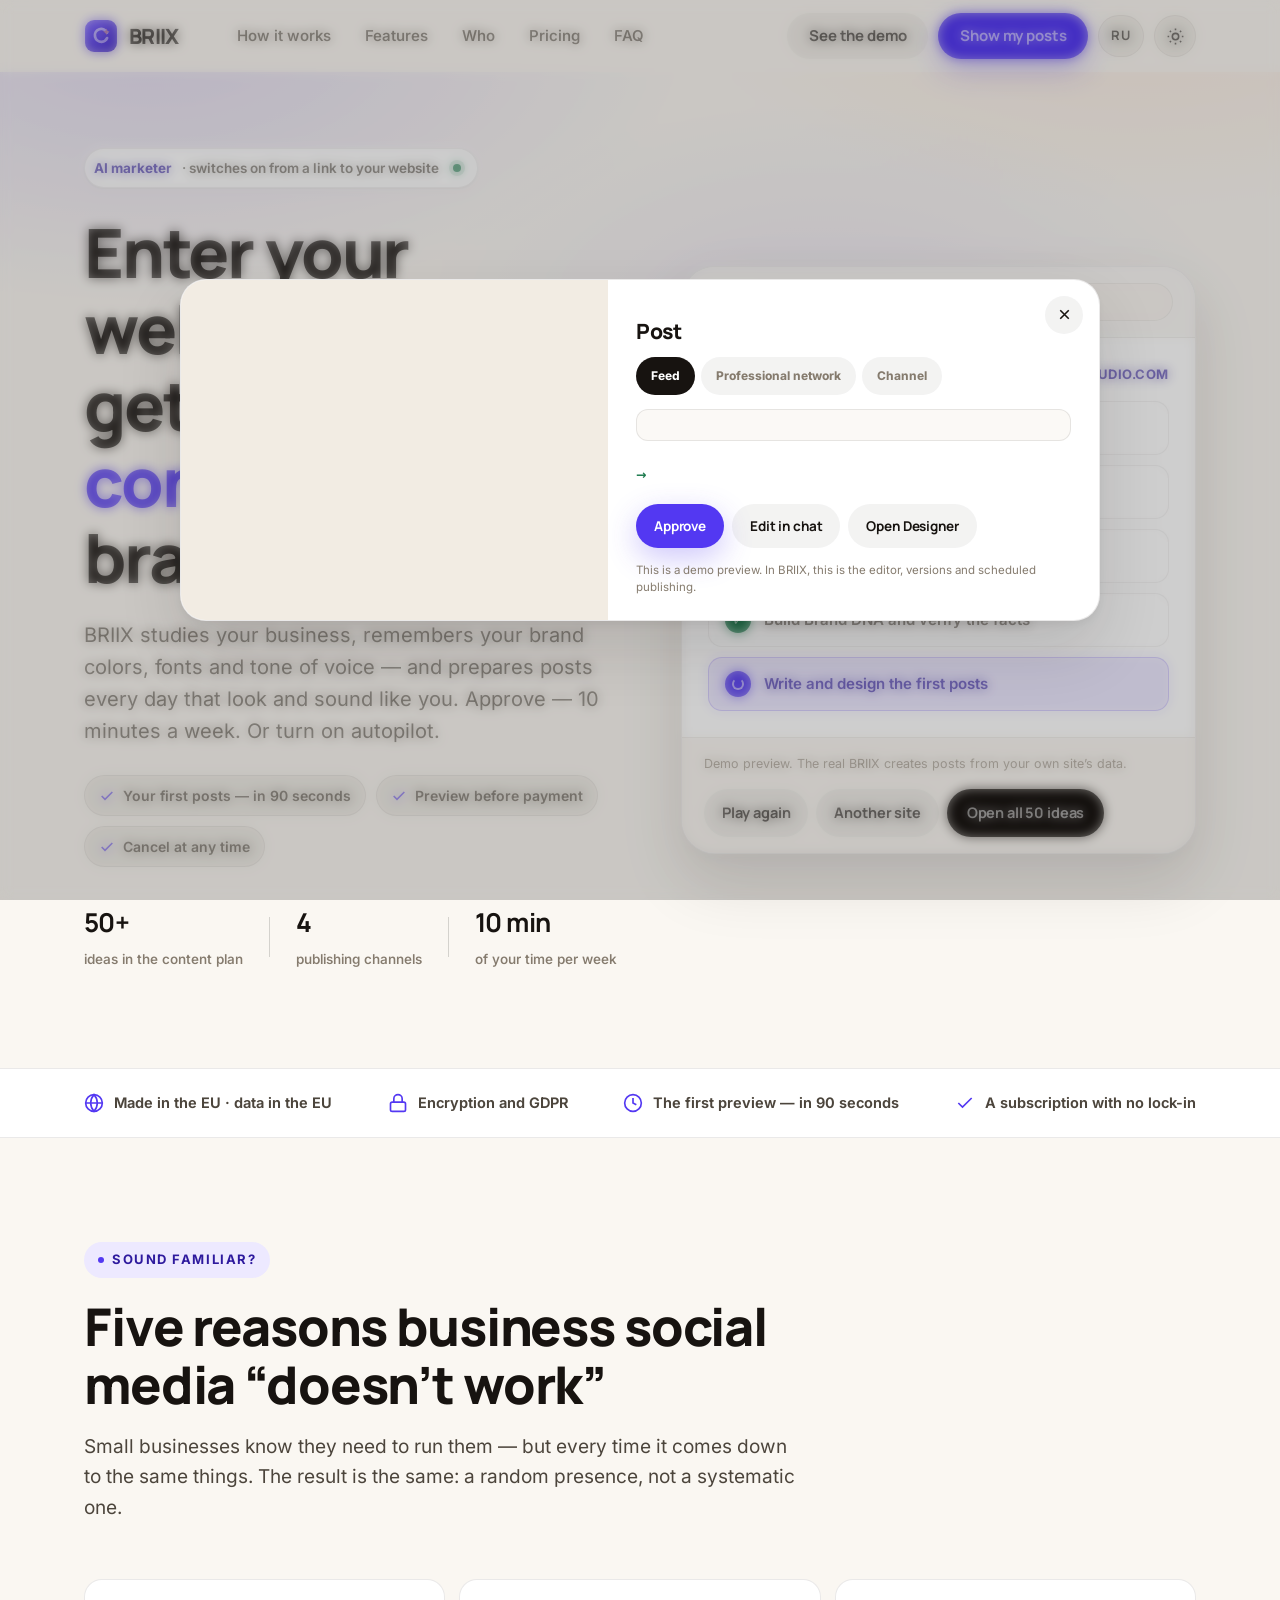
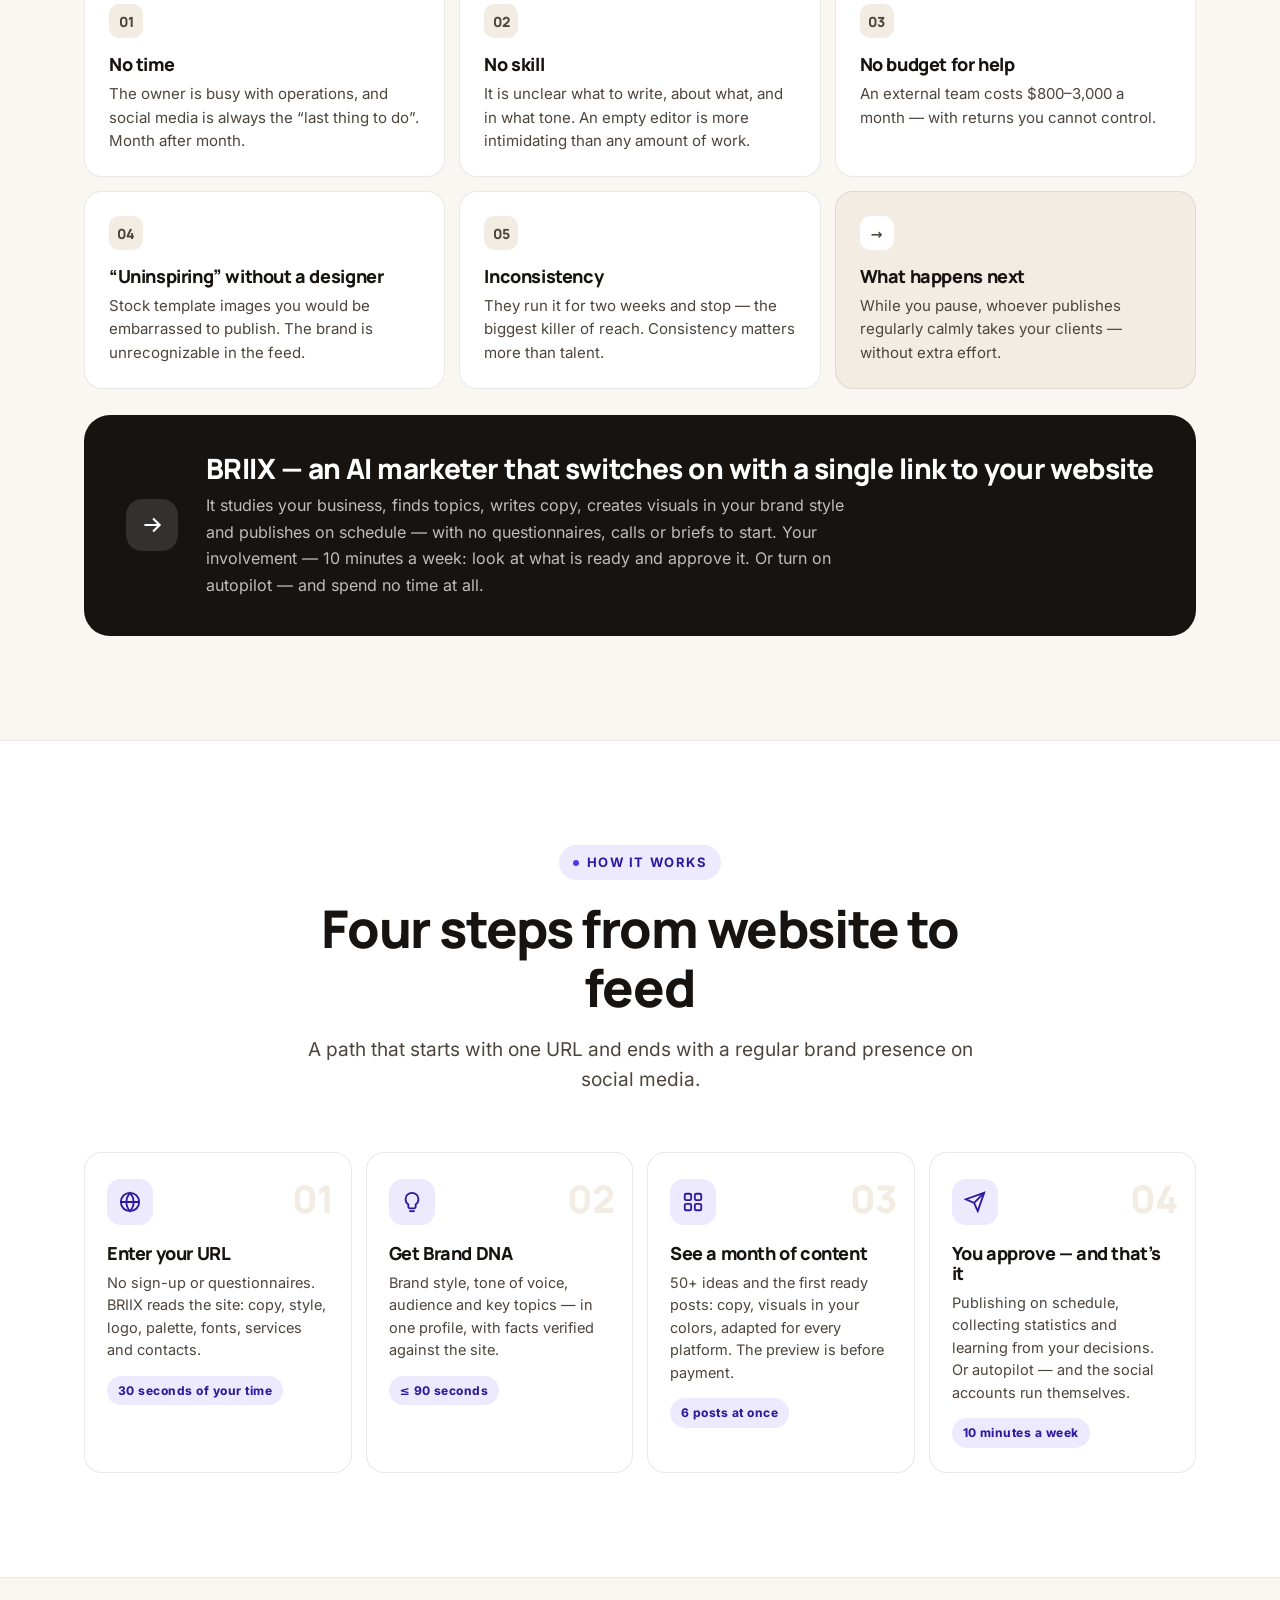
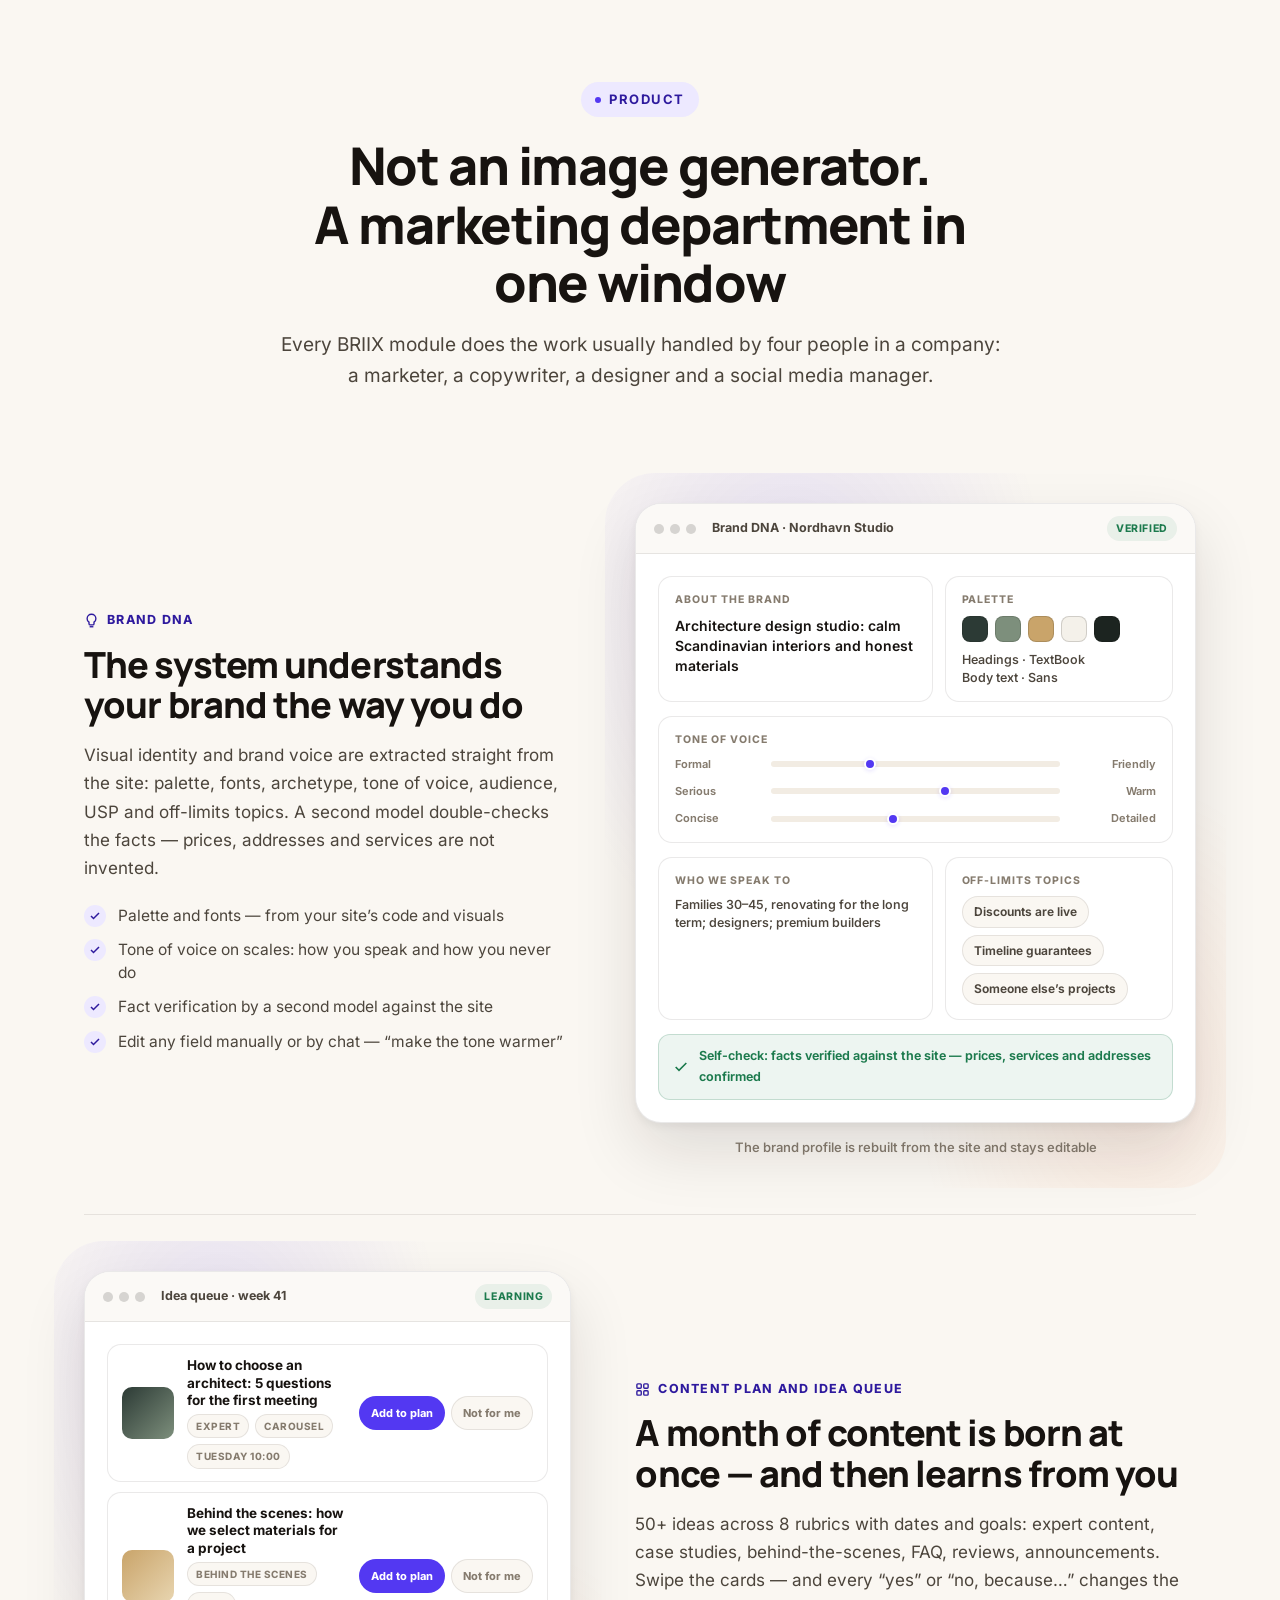
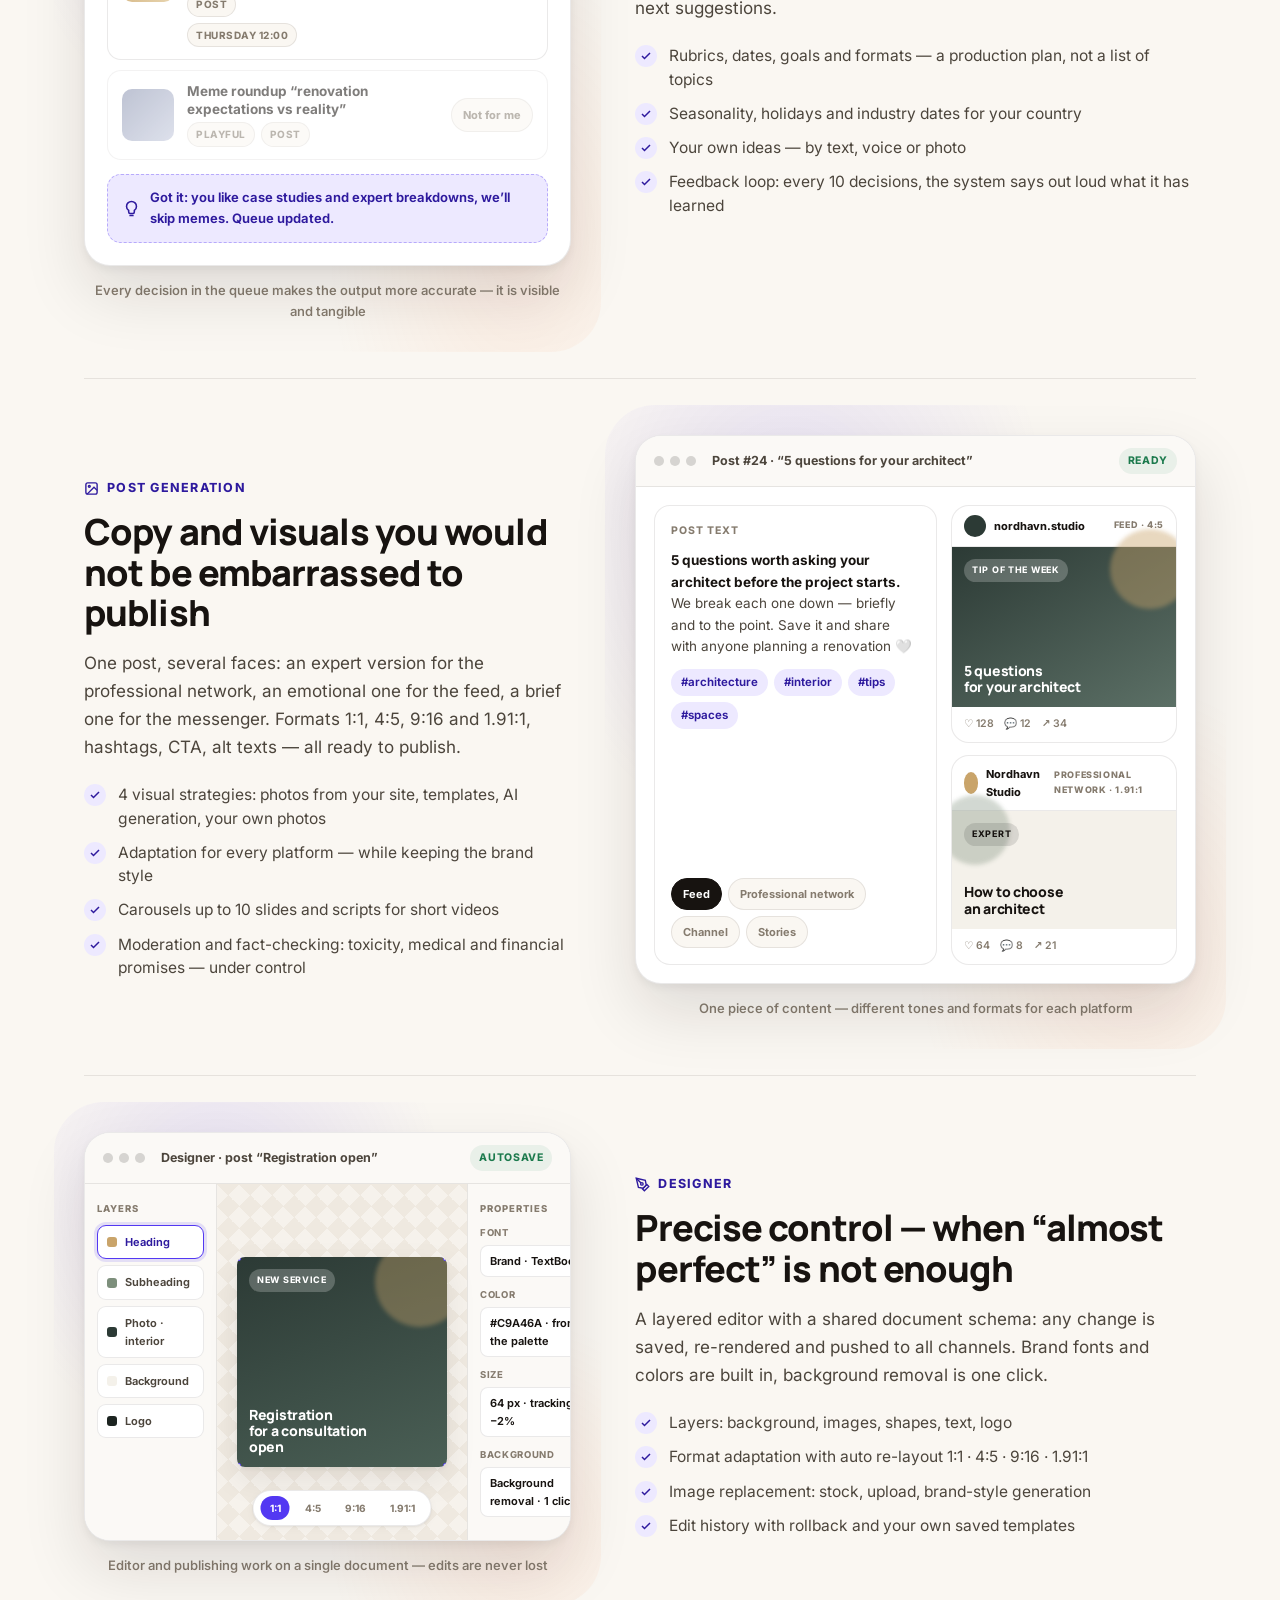
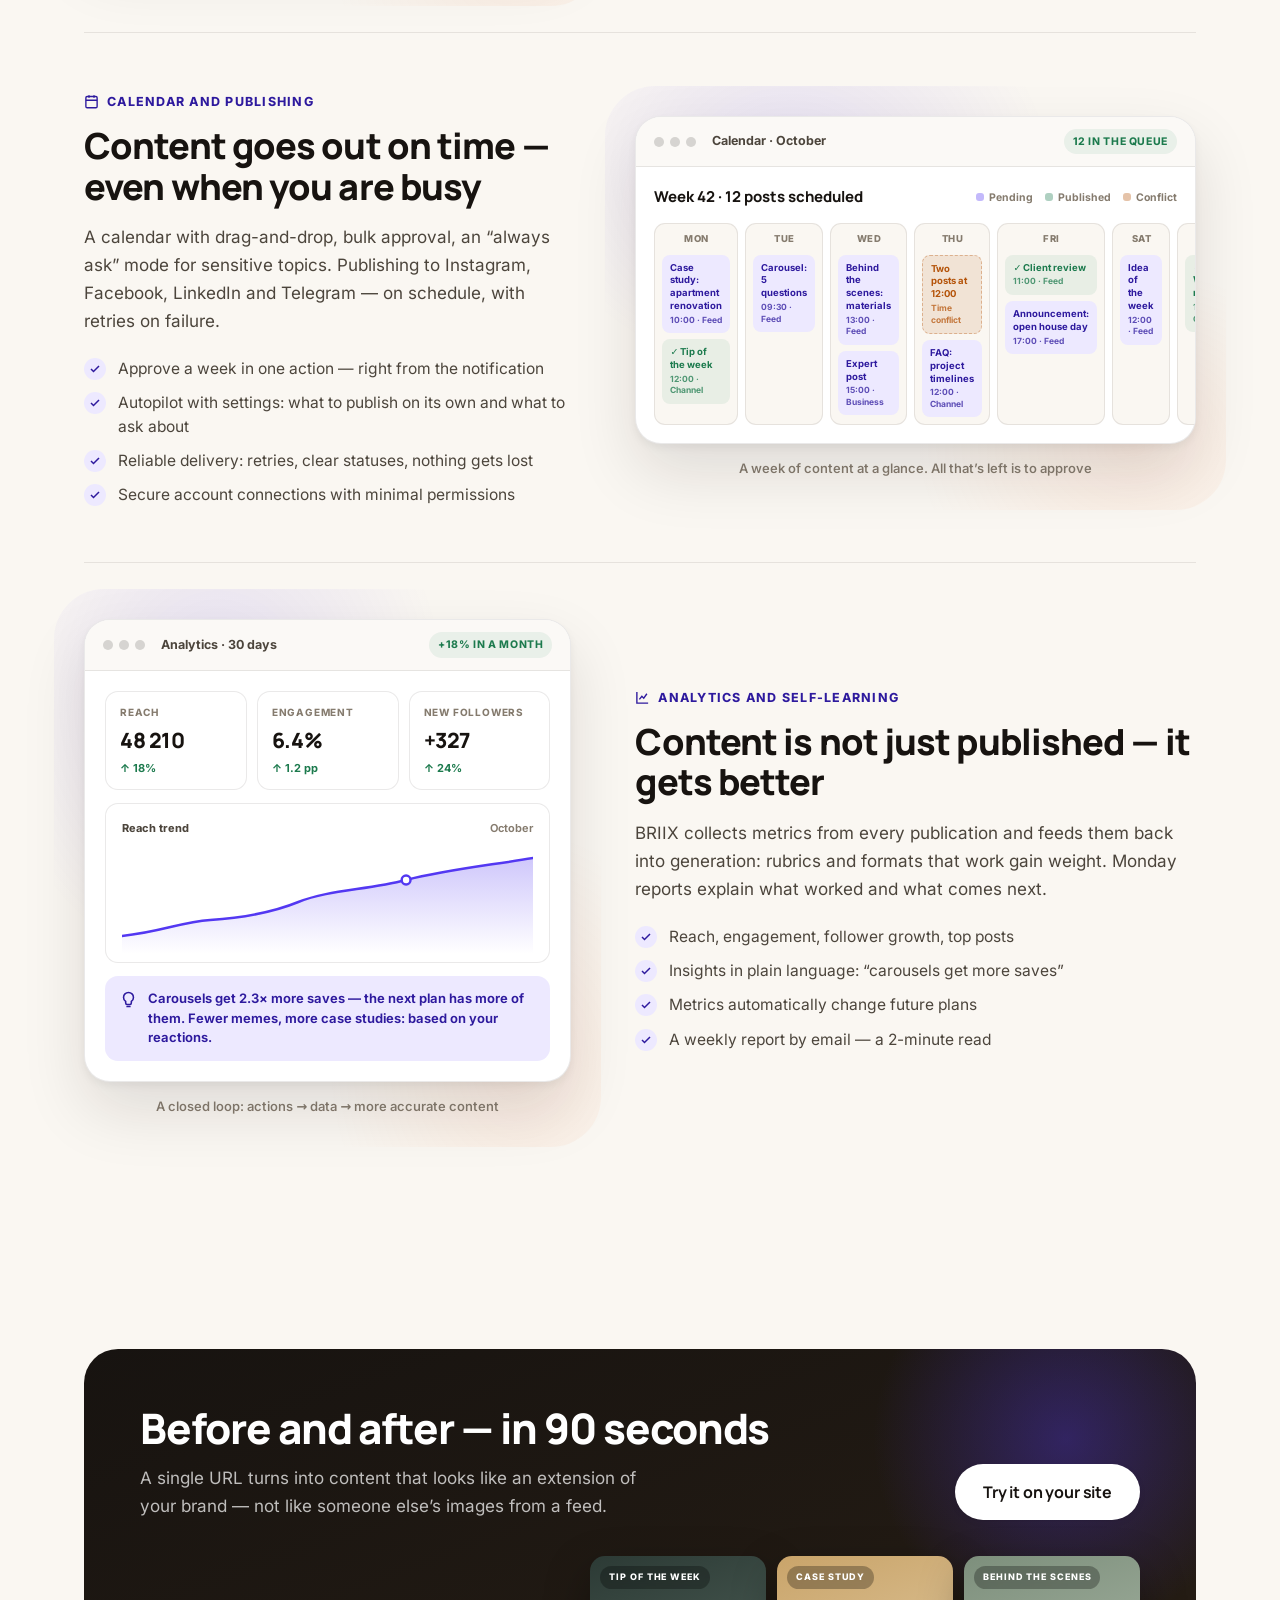
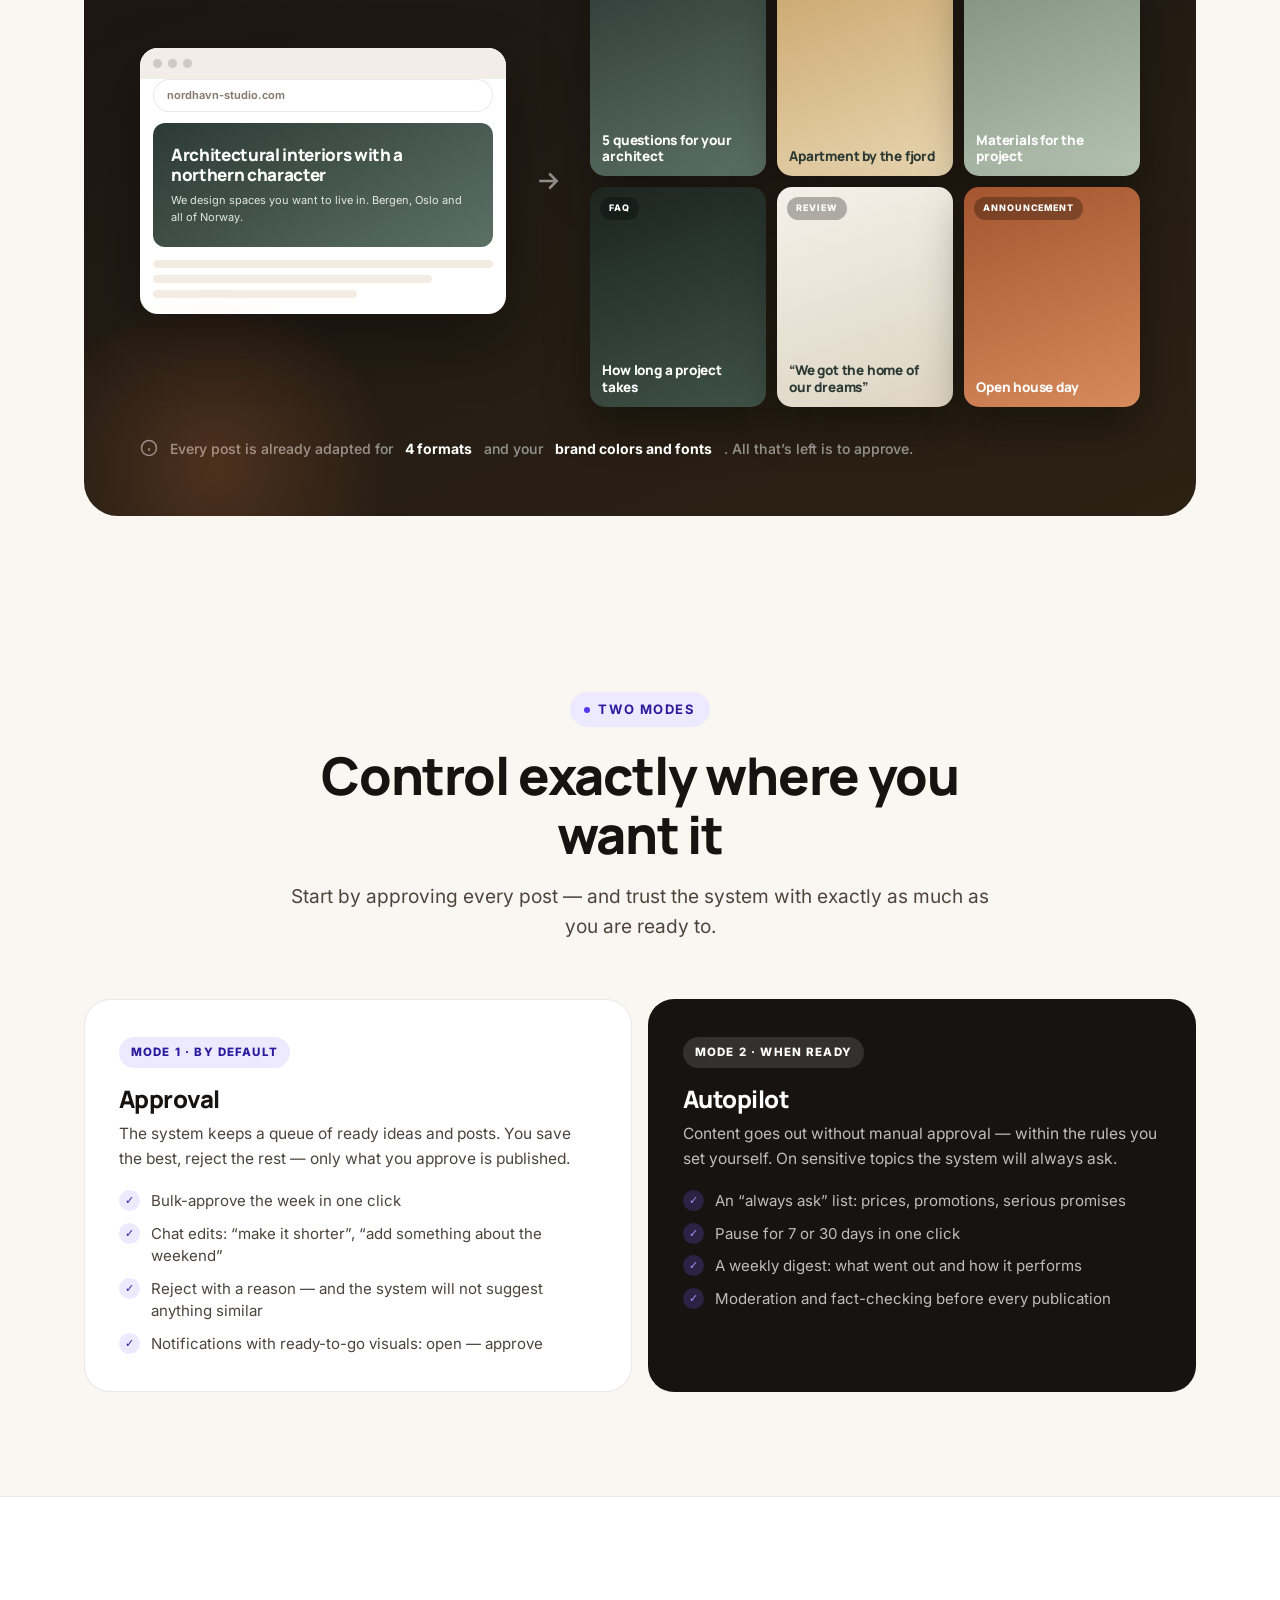
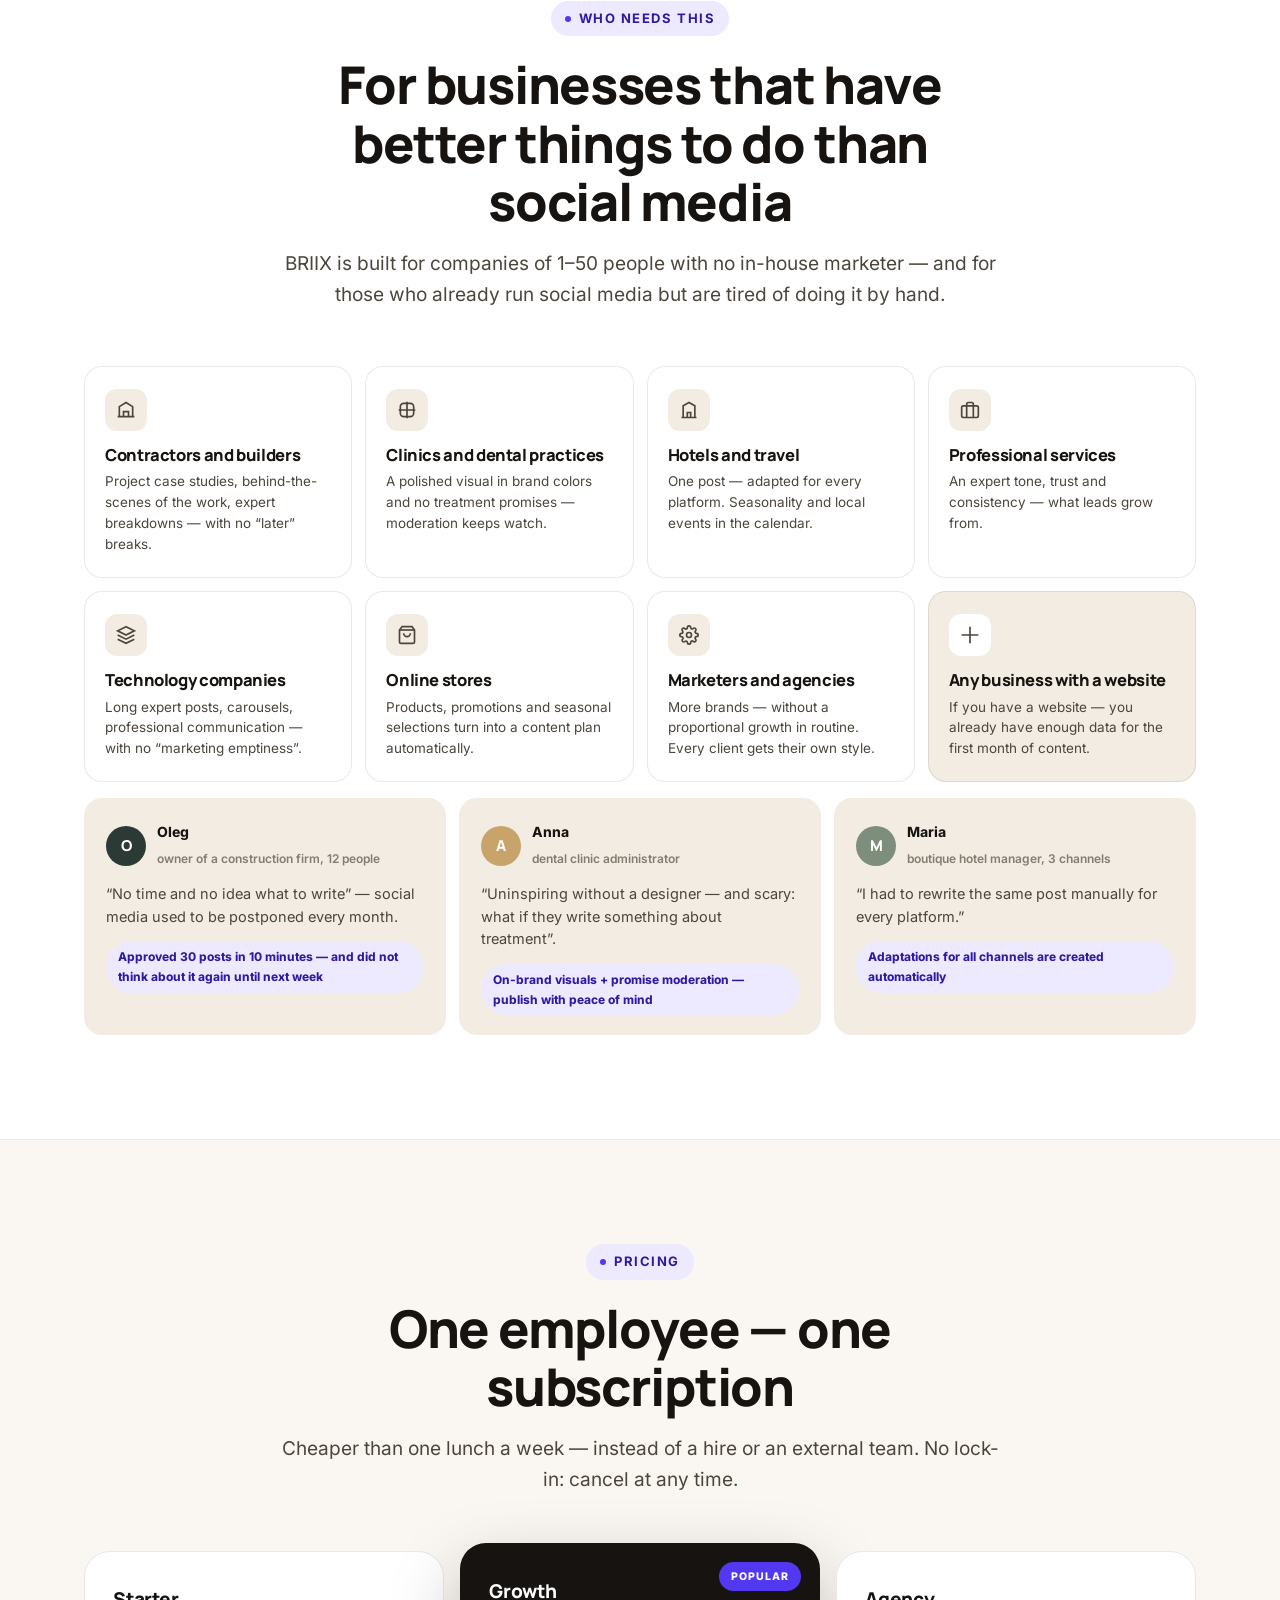
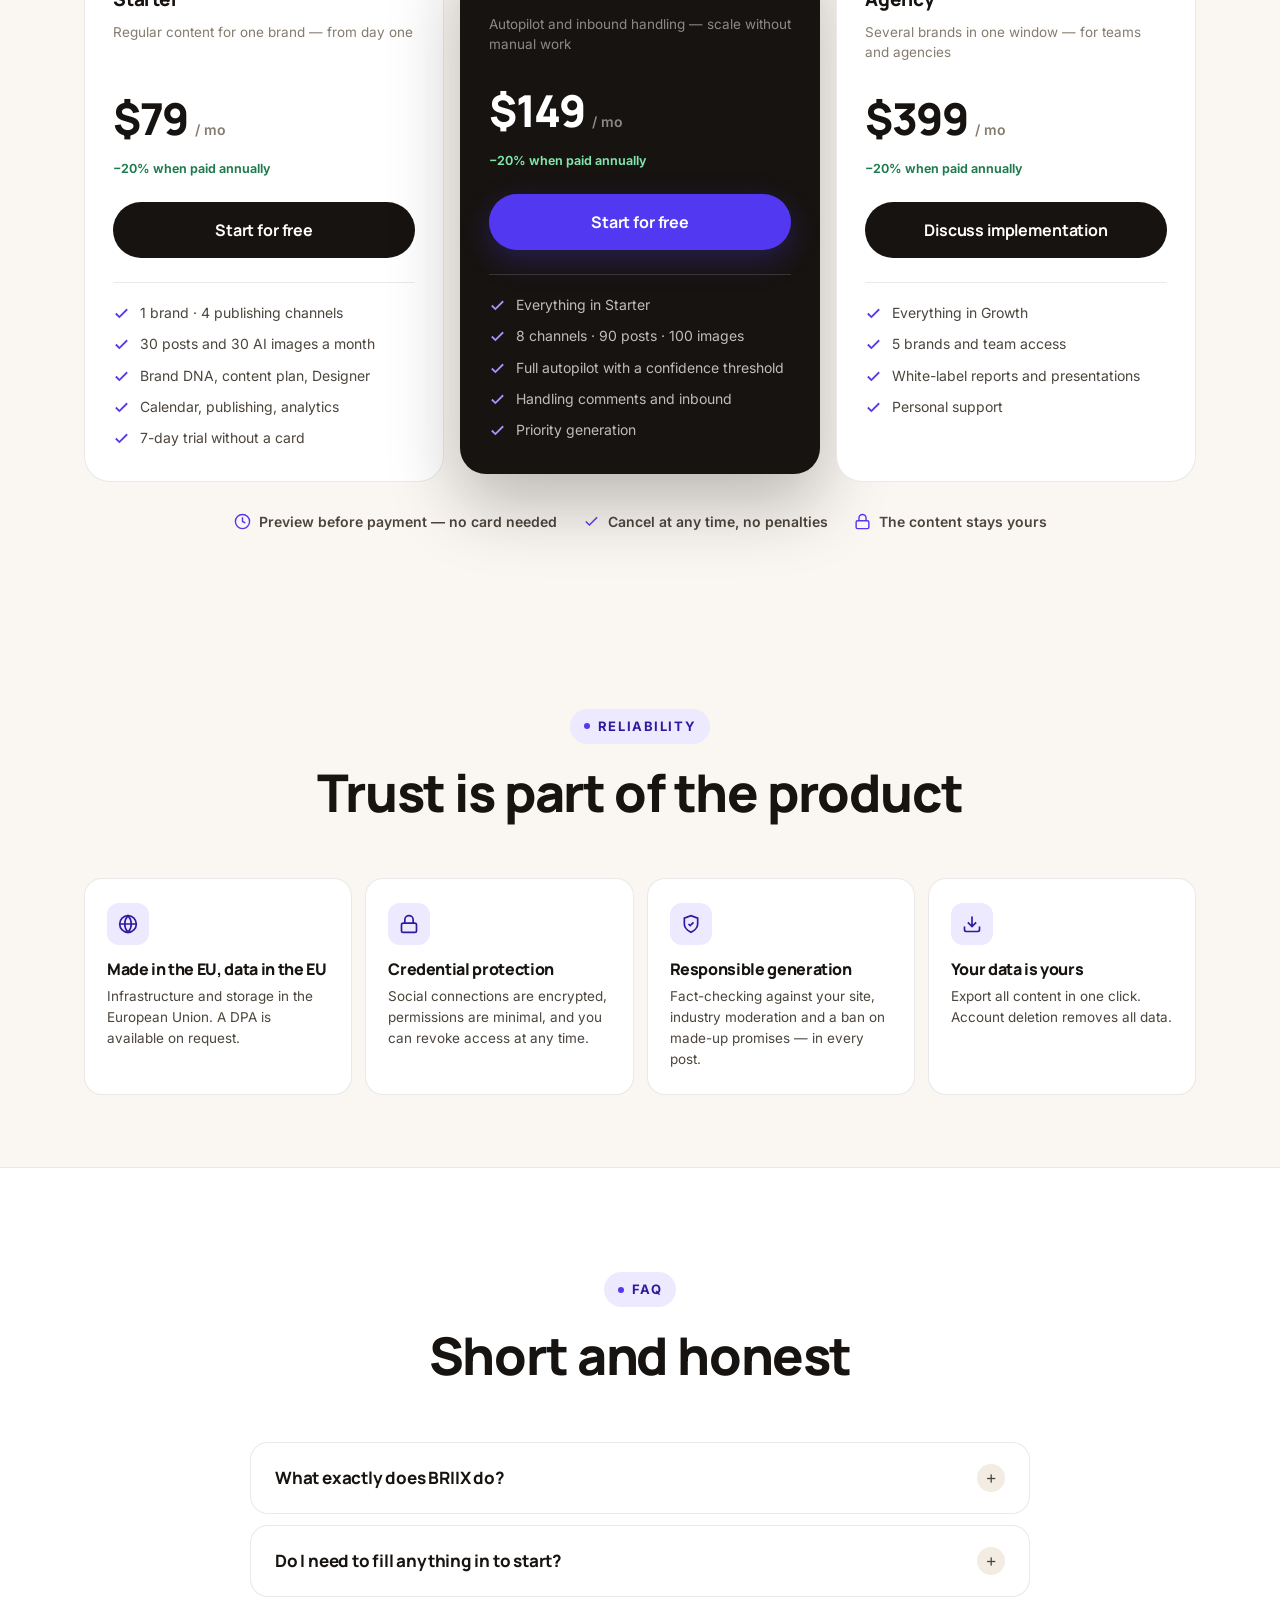
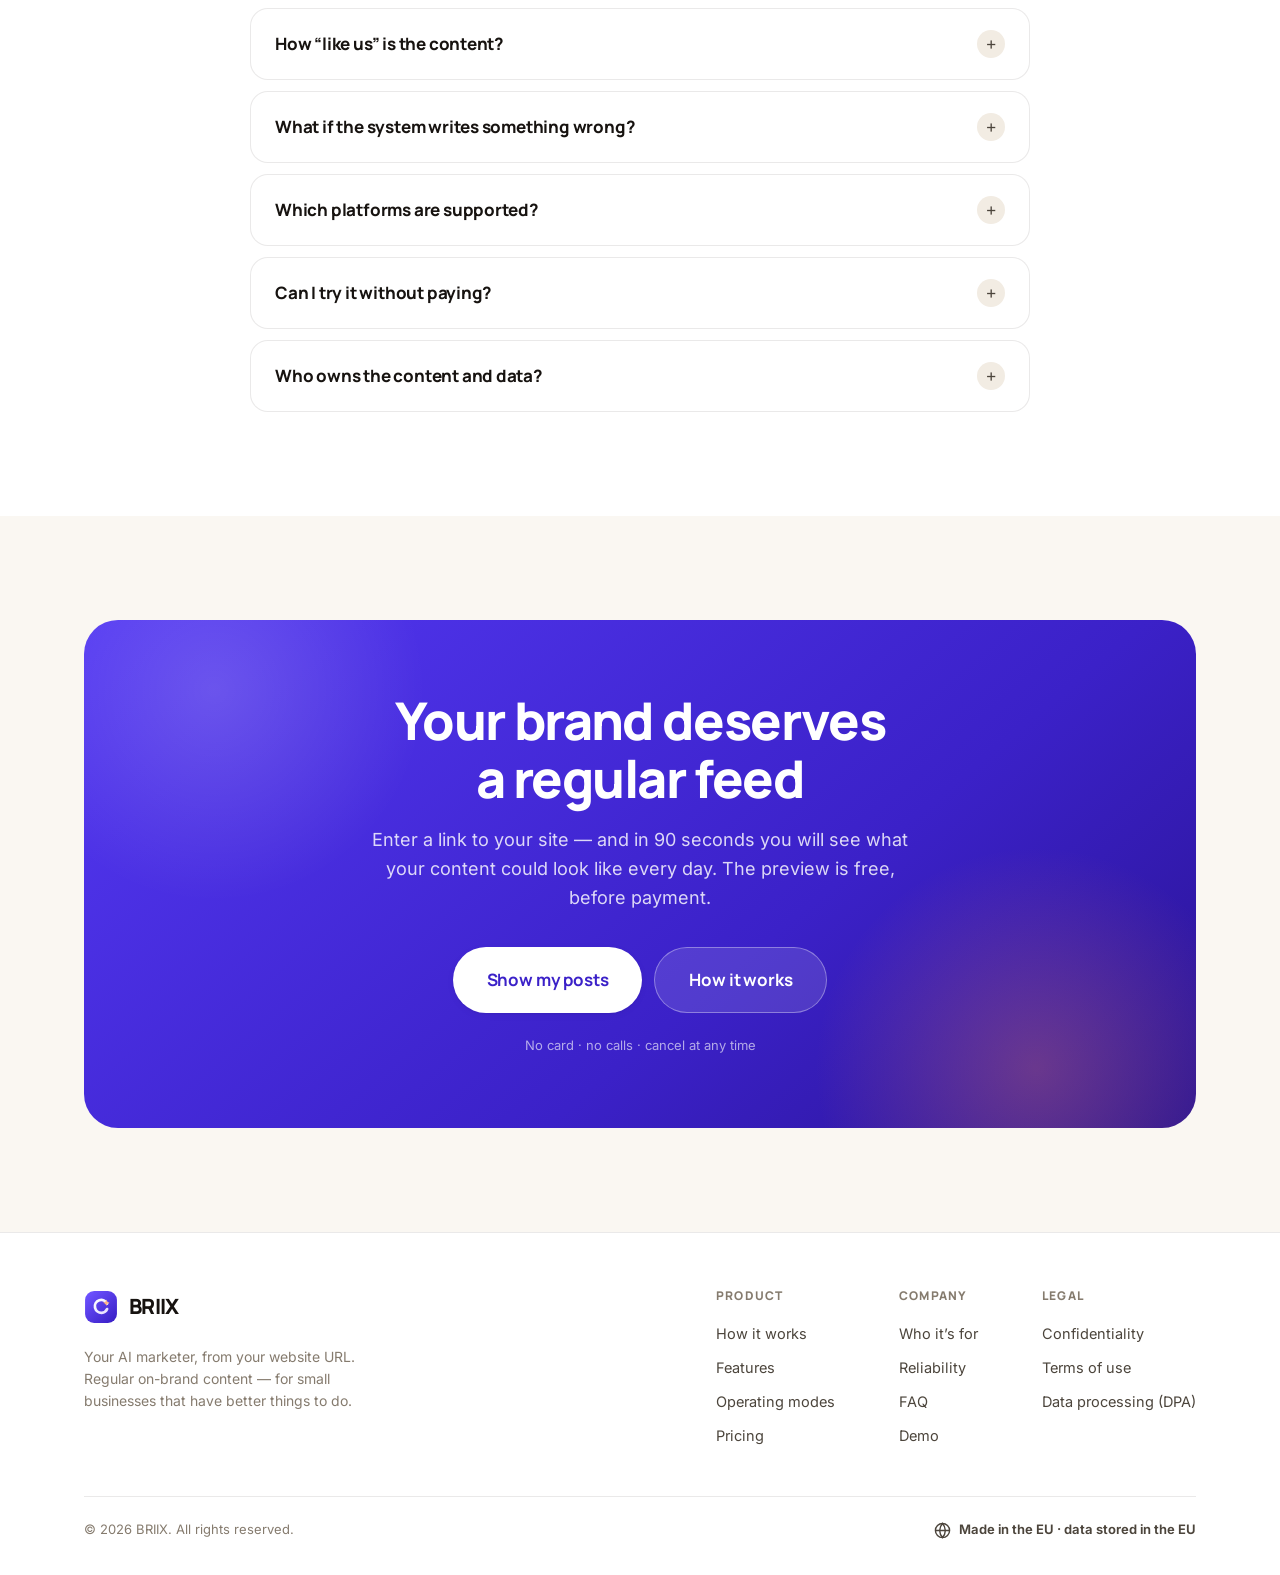
<file: site/en/index.html>
<!DOCTYPE html>
<html lang="en">
<head>
<link rel="alternate" hreflang="ru" href="https://rucorp.github.io/briix/">
<link rel="alternate" hreflang="en" href="https://rucorp.github.io/briix/en/">
<link rel="alternate" hreflang="x-default" href="https://rucorp.github.io/briix/">
<meta charset="UTF-8">
<meta name="viewport" content="width=device-width, initial-scale=1.0">
<title>BRIIX — Your AI marketer, from your website URL</title>
<meta name="description" content="BRIIX studies your business website and creates a month of on-brand content: copy, visuals, a publishing plan and analytics. Enter a URL — get your first posts in 90 seconds.">
<meta property="og:title" content="BRIIX — Your brand, on autopilot.">
<meta property="og:description" content="Enter your website URL — in 90 seconds you will see your first posts in your brand style.">
<meta property="og:type" content="website">
<meta name="color-scheme" content="light dark">
<meta name="theme-color" content="#faf7f2" media="(prefers-color-scheme: light)">
<meta name="theme-color" content="#0f0c09" media="(prefers-color-scheme: dark)">
<script>
  /* No flash: the theme is set before CSS loads */
  (function () {
    try {
      var t = localStorage.getItem('briix-theme');
      if (t !== 'light' && t !== 'dark') {
        t = window.matchMedia && window.matchMedia('(prefers-color-scheme: dark)').matches ? 'dark' : 'light';
      }
      document.documentElement.dataset.theme = t;
    } catch (e) {}
  })();
</script>
<link rel="icon" href="../assets/img/favicon.svg" type="image/svg+xml">
<link rel="preload" href="../assets/fonts/inter-latin-wght-normal.woff2" as="font" type="font/woff2" crossorigin>
<link rel="preload" href="../assets/fonts/manrope-latin-wght-normal.woff2" as="font" type="font/woff2" crossorigin>
<link rel="stylesheet" href="../assets/css/main.css">
</head>
<body>

<!-- ================= HEADER ================= -->
<header class="site-header">
  <div class="container header-inner">
    <a class="logo" href="#top" aria-label="BRIIX — home">
      <img class="logo-mark" src="../assets/img/logo.svg" alt="">
      BRIIX
    </a>
    <nav class="nav" aria-label="Main navigation">
      <a href="#how">How it works</a>
      <a href="#product">Features</a>
      <a href="#audience">Who</a>
      <a href="#pricing">Pricing</a>
      <a href="#faq">FAQ</a>
    </nav>
    <div class="header-cta">
      <a class="btn btn-ghost" href="#demo">See the demo</a>
      <a class="btn btn-primary" href="#demo">Show my posts</a>
      <a class="lang-toggle" href="../index.html" hreflang="ru" lang="ru" title="Russian" aria-label="Switch language" onclick="try{localStorage.setItem('briix-lang','ru')}catch(e){}">RU</a>
        <button class="theme-toggle" type="button" aria-label="Toggle theme" title="Toggle theme">
        <svg class="icon-sun" viewBox="0 0 24 24" fill="none" stroke="currentColor" stroke-width="2" aria-hidden="true"><circle cx="12" cy="12" r="4"/><path d="M12 2v2M12 20v2M4.9 4.9l1.4 1.4M17.7 17.7l1.4 1.4M2 12h2M20 12h2M4.9 19.1l1.4-1.4M17.7 6.3l1.4-1.4"/></svg>
        <svg class="icon-moon" viewBox="0 0 24 24" fill="none" stroke="currentColor" stroke-width="2" aria-hidden="true"><path d="M21 12.8A9 9 0 1 1 11.2 3a7 7 0 0 0 9.8 9.8z"/></svg>
      </button>
    </div>
    <button class="burger" aria-label="Menu"><span></span></button>
  </div>
</header>

<main id="top">

<!-- ================= HERO ================= -->
<section class="hero">
  <div class="container hero-grid">
    <div>
      <div class="hero-badge">
        <b>AI marketer</b> · switches on from a link to your website
        <span class="dot"></span>
      </div>
      <h1>Enter your website URL —<br>get <span class="line2">a month of content</span> in your brand style</h1>
      <p class="hero-sub">
        BRIIX studies your business, remembers your brand colors, fonts and tone of voice —
        and prepares posts every day that look and sound like you.
        Approve — 10 minutes a week. Or turn on autopilot.
      </p>
      <div class="hero-points">
        <span class="hero-point"><svg viewBox="0 0 24 24" fill="none" stroke="currentColor" stroke-width="2.4"><path d="M20 6 9 17l-5-5"/></svg>Your first posts — in 90 seconds</span>
        <span class="hero-point"><svg viewBox="0 0 24 24" fill="none" stroke="currentColor" stroke-width="2.4"><path d="M20 6 9 17l-5-5"/></svg>Preview before payment</span>
        <span class="hero-point"><svg viewBox="0 0 24 24" fill="none" stroke="currentColor" stroke-width="2.4"><path d="M20 6 9 17l-5-5"/></svg>Cancel at any time</span>
      </div>
      <div class="hero-meta">
        <div class="stat"><b>50+</b><span>ideas in the content plan</span></div>
        <div class="divider"></div>
        <div class="stat"><b>4</b><span>publishing channels</span></div>
        <div class="divider"></div>
        <div class="stat"><b>10 min</b><span>of your time per week</span></div>
      </div>
    </div>

    <!-- ===== Live demo card ===== -->
    <div class="demo-card" id="demo">
      <div class="demo-head">
        <div class="demo-dots"><i></i><i></i><i></i></div>
        <div class="url-chip"><svg viewBox="0 0 24 24" fill="none" stroke="currentColor" stroke-width="2"><rect x="3" y="11" width="18" height="11" rx="2"/><path d="M7 11V7a5 5 0 0 1 10 0v4"/></svg>
          <span id="demo-url-chip">app.briix.com/preview</span>
        </div>
      </div>

      <!-- Idle: URL form -->
      <div class="demo-body" id="demo-idle">
        <div class="demo-step-label"><span>Step 1 of 1</span><b>Try it on your site</b></div>
        <form class="url-form" id="demo-form" style="margin-top:16px" novalidate>
          <div class="url-input-wrap">
            <svg viewBox="0 0 24 24" fill="none" stroke="currentColor" stroke-width="2"><circle cx="12" cy="12" r="10"/><path d="M2 12h20M12 2a15.3 15.3 0 0 1 4 10 15.3 15.3 0 0 1-4 10 15.3 15.3 0 0 1-4-10 15.3 15.3 0 0 1 4-10z"/></svg>
            <input id="demo-url" type="text" inputmode="url" autocomplete="url" placeholder="example.com" aria-label="Website address">
          </div>
          <button class="btn btn-primary" type="submit">Show my posts</button>
        </form>
        <div class="demo-hint">
          Ready demo brands with full content:
          <button class="try" data-try-domain="nordhavn-studio.com">nordhavn-studio.com</button>
          <button class="try" data-try-domain="vela-clinic.com">vela-clinic.com</button>
          <button class="try" data-try-domain="lumina-skin.com">lumina-skin.com</button>
        </div>
      </div>

      <!-- Generation progress -->
      <div class="demo-body" id="demo-gen" hidden>
        <div class="demo-step-label"><span>Preparing the preview</span><b id="demo-domain">—</b></div>
        <div class="gen-steps" style="margin-top:16px">
          <div class="gen-step"><span class="mark"></span>Read the site</div>
          <div class="gen-step"><span class="mark"></span>Identify the industry and audience</div>
          <div class="gen-step"><span class="mark"></span>Extract brand colors and fonts</div>
          <div class="gen-step"><span class="mark"></span>Build Brand DNA and verify the facts</div>
          <div class="gen-step"><span class="mark"></span>Write and design the first posts</div>
        </div>
      </div>

      <!-- Result preview -->
      <div class="demo-body" id="demo-result" hidden>
        <div class="demo-step-label"><span>Done · 6 posts out of 50+</span><b>Your Brand DNA</b></div>
        <div class="preview-wrap" style="margin-top:14px">
          <div class="brand-card" id="demo-brand"></div>
          <div class="posts-grid" id="demo-posts"></div>
          <div class="plan-teaser" id="demo-plan" hidden>
            <div class="pt-head">
              <b>Content plan: 50+ ideas for a month</b>
              <span>44 more ideas in the queue</span>
            </div>
            <div class="pt-items">
              <div class="pt-item"><i class="pt-num">07</i><div><b>Seasonal guide: what to know this month</b><span>Expert · carousel · Tuesday</span></div></div>
              <div class="pt-item"><i class="pt-num">08</i><div><b>Answering a common question about pricing</b><span>FAQ · post · Thursday</span></div></div>
              <div class="pt-item locked"><i class="pt-num">09</i><div><b>An idea that will become your signature</b><span>Story · post · Saturday</span></div></div>
            </div>
          </div>
        </div>
      </div>

      <div class="demo-footer">
        <div class="note">Demo preview. The real BRIIX creates posts from your own site’s data.</div>
        <div style="display:flex;gap:8px;flex-wrap:wrap">
          <button class="btn btn-ghost" id="demo-restart" style="padding:12px 18px;font-size:14.5px">Play again</button>
          <button class="btn btn-ghost" id="demo-change" style="padding:12px 18px;font-size:14.5px">Another site</button>
          <a class="btn btn-dark" href="#pricing" data-cta-toast>Open all 50 ideas</a>
        </div>
      </div>
    </div>
  </div>
</section>

<!-- ================= TRUST STRIP ================= -->
<div class="trust-strip">
  <div class="container trust-row">
    <div class="trust-item"><svg viewBox="0 0 24 24" fill="none" stroke="currentColor" stroke-width="2"><circle cx="12" cy="12" r="10"/><path d="M2 12h20M12 2a15.3 15.3 0 0 1 4 10 15.3 15.3 0 0 1-4 10 15.3 15.3 0 0 1-4-10 15.3 15.3 0 0 1 4-10z"/></svg>Made in the EU · data in the EU</div>
    <div class="trust-item"><svg viewBox="0 0 24 24" fill="none" stroke="currentColor" stroke-width="2"><rect x="3" y="11" width="18" height="11" rx="2"/><path d="M7 11V7a5 5 0 0 1 10 0v4"/></svg>Encryption and GDPR</div>
    <div class="trust-item"><svg viewBox="0 0 24 24" fill="none" stroke="currentColor" stroke-width="2"><circle cx="12" cy="12" r="10"/><path d="M12 6v6l4 2"/></svg>The first preview — in 90 seconds</div>
    <div class="trust-item"><svg viewBox="0 0 24 24" fill="none" stroke="currentColor" stroke-width="2"><path d="M20 6 9 17l-5-5"/></svg>A subscription with no lock-in</div>
  </div>
</div>

<!-- ================= PROBLEM ================= -->
<section class="section" id="problem">
  <div class="container">
    <div class="section-head reveal">
      <div class="eyebrow">Sound familiar?</div>
      <h2 class="section-title">Five reasons business social media “doesn’t work”</h2>
      <p class="section-sub">Small businesses know they need to run them — but every time it comes down to the same things. The result is the same: a random presence, not a systematic one.</p>
    </div>
    <div class="problem-wrap reveal">
      <div class="trap-card"><div class="n">01</div><h3>No time</h3><p>The owner is busy with operations, and social media is always the “last thing to do”. Month after month.</p></div>
      <div class="trap-card"><div class="n">02</div><h3>No skill</h3><p>It is unclear what to write, about what, and in what tone. An empty editor is more intimidating than any amount of work.</p></div>
      <div class="trap-card"><div class="n">03</div><h3>No budget for help</h3><p>An external team costs $800–3,000 a month — with returns you cannot control.</p></div>
      <div class="trap-card"><div class="n">04</div><h3>“Uninspiring” without a designer</h3><p>Stock template images you would be embarrassed to publish. The brand is unrecognizable in the feed.</p></div>
      <div class="trap-card"><div class="n">05</div><h3>Inconsistency</h3><p>They run it for two weeks and stop — the biggest killer of reach. Consistency matters more than talent.</p></div>
      <div class="trap-card" style="background:var(--bg-deep)"><div class="n" style="background:var(--card)">→</div><h3>What happens next</h3><p>While you pause, whoever publishes regularly calmly takes your clients — without extra effort.</p></div>
    </div>
    <div class="problem-solution reveal">
      <div class="arrow-ico">
        <svg width="26" height="26" viewBox="0 0 24 24" fill="none" stroke="currentColor" stroke-width="2"><path d="M5 12h14M13 6l6 6-6 6"/></svg>
      </div>
      <div>
        <h3>BRIIX — an AI marketer that switches on with a single link to your website</h3>
        <p>It studies your business, finds topics, writes copy, creates visuals in your brand style and publishes on schedule — with no questionnaires, calls or briefs to start. Your involvement — 10 minutes a week: look at what is ready and approve it. Or turn on autopilot — and spend no time at all.</p>
      </div>
    </div>
  </div>
</section>

<!-- ================= HOW IT WORKS ================= -->
<section class="section" id="how" style="background:var(--surface);border-block:1px solid var(--line)">
  <div class="container">
    <div class="section-head center reveal">
      <div class="eyebrow">How it works</div>
      <h2 class="section-title">Four steps from website to feed</h2>
      <p class="section-sub">A path that starts with one URL and ends with a regular brand presence on social media.</p>
    </div>
    <div class="steps reveal">
      <div class="step-card">
        <div class="ico"><svg viewBox="0 0 24 24" fill="none" stroke="currentColor" stroke-width="2"><circle cx="12" cy="12" r="10"/><path d="M2 12h20M12 2a15.3 15.3 0 0 1 4 10 15.3 15.3 0 0 1-4 10 15.3 15.3 0 0 1-4-10 15.3 15.3 0 0 1 4-10z"/></svg></div>
        <h3>Enter your URL</h3>
        <p>No sign-up or questionnaires. BRIIX reads the site: copy, style, logo, palette, fonts, services and contacts.</p>
        <span class="time-badge">30 seconds of your time</span>
      </div>
      <div class="step-card">
        <div class="ico"><svg viewBox="0 0 24 24" fill="none" stroke="currentColor" stroke-width="2"><path d="M12 2a7 7 0 0 1 7 7c0 2.4-1.2 4.5-3 5.7V17a2 2 0 0 1-2 2h-4a2 2 0 0 1-2-2v-2.3c-1.8-1.2-3-3.3-3-5.7a7 7 0 0 1 7-7z"/><path d="M9 22h6"/></svg></div>
        <h3>Get Brand DNA</h3>
        <p>Brand style, tone of voice, audience and key topics — in one profile, with facts verified against the site.</p>
        <span class="time-badge">≤ 90 seconds</span>
      </div>
      <div class="step-card">
        <div class="ico"><svg viewBox="0 0 24 24" fill="none" stroke="currentColor" stroke-width="2"><rect x="3" y="3" width="7" height="7" rx="1.5"/><rect x="14" y="3" width="7" height="7" rx="1.5"/><rect x="3" y="14" width="7" height="7" rx="1.5"/><rect x="14" y="14" width="7" height="7" rx="1.5"/></svg></div>
        <h3>See a month of content</h3>
        <p>50+ ideas and the first ready posts: copy, visuals in your colors, adapted for every platform. The preview is before payment.</p>
        <span class="time-badge">6 posts at once</span>
      </div>
      <div class="step-card">
        <div class="ico"><svg viewBox="0 0 24 24" fill="none" stroke="currentColor" stroke-width="2"><path d="M22 2 11 13"/><path d="M22 2 15 22l-4-9-9-4 20-7z"/></svg></div>
        <h3>You approve — and that’s it</h3>
        <p>Publishing on schedule, collecting statistics and learning from your decisions. Or autopilot — and the social accounts run themselves.</p>
        <span class="time-badge">10 minutes a week</span>
      </div>
    </div>
  </div>
</section>

<!-- ================= PRODUCT / FEATURES ================= -->
<section class="section" id="product">
  <div class="container">
    <div class="section-head center reveal">
      <div class="eyebrow">Product</div>
      <h2 class="section-title">Not an image generator.<br>A marketing department in one window</h2>
      <p class="section-sub">Every BRIIX module does the work usually handled by four people in a company: a marketer, a copywriter, a designer and a social media manager.</p>
    </div>

    <!-- Feature 1: Brand DNA -->
    <div class="feature-row reveal">
      <div class="feature-copy">
        <div class="mini-eyebrow"><svg viewBox="0 0 24 24" fill="none" stroke="currentColor" stroke-width="2.2"><path d="M12 2a7 7 0 0 1 7 7c0 2.4-1.2 4.5-3 5.7V17a2 2 0 0 1-2 2h-4a2 2 0 0 1-2-2v-2.3c-1.8-1.2-3-3.3-3-5.7a7 7 0 0 1 7-7z"/><path d="M9 22h6"/></svg>Brand DNA</div>
        <h3>The system understands your brand the way you do</h3>
        <p>Visual identity and brand voice are extracted straight from the site: palette, fonts, archetype, tone of voice, audience, USP and off-limits topics. A second model double-checks the facts — prices, addresses and services are not invented.</p>
        <ul class="feature-list">
          <li><span class="tick"><svg viewBox="0 0 24 24" fill="none" stroke="currentColor" stroke-width="3"><path d="M20 6 9 17l-5-5"/></svg></span>Palette and fonts — from your site’s code and visuals</li>
          <li><span class="tick"><svg viewBox="0 0 24 24" fill="none" stroke="currentColor" stroke-width="3"><path d="M20 6 9 17l-5-5"/></svg></span>Tone of voice on scales: how you speak and how you never do</li>
          <li><span class="tick"><svg viewBox="0 0 24 24" fill="none" stroke="currentColor" stroke-width="3"><path d="M20 6 9 17l-5-5"/></svg></span>Fact verification by a second model against the site</li>
          <li><span class="tick"><svg viewBox="0 0 24 24" fill="none" stroke="currentColor" stroke-width="3"><path d="M20 6 9 17l-5-5"/></svg></span>Edit any field manually or by chat — “make the tone warmer”</li>
        </ul>
      </div>
      <div class="feature-visual">
        <div class="visual-glow"></div>
        <div class="visual-frame">
          <div class="mock-appbar">
            <div class="demo-dots"><i></i><i></i><i></i></div>
            <div class="t" style="margin-left:8px">Brand DNA · Nordhavn Studio</div>
            <div class="pill">Verified</div>
          </div>
          <div class="mock-pad">
            <div class="dna-grid">
              <div class="dna-box">
                <div class="k">About the brand</div>
                <div class="v">Architecture design studio: calm Scandinavian interiors and honest materials</div>
              </div>
              <div class="dna-box">
                <div class="k">Palette</div>
                <div class="palette-row" style="margin-top:2px">
                  <span class="sw" style="background:#2c3a35"></span>
                  <span class="sw" style="background:#7d8f7c"></span>
                  <span class="sw" style="background:#c9a46a"></span>
                  <span class="sw" style="background:#f4f1ea"></span>
                  <span class="sw" style="background:#1c2420"></span>
                </div>
                <div class="v small" style="margin-top:9px">Headings · TextBook<br>Body text · Sans</div>
              </div>
            </div>
            <div class="dna-box">
              <div class="k">Tone of voice</div>
              <div class="dna-scales">
                <div class="scale-row"><span>Formal</span><div class="track"><i style="left:32%"></i></div><span class="r">Friendly</span></div>
                <div class="scale-row"><span>Serious</span><div class="track"><i style="left:58%"></i></div><span class="r">Warm</span></div>
                <div class="scale-row"><span>Concise</span><div class="track"><i style="left:40%"></i></div><span class="r">Detailed</span></div>
              </div>
            </div>
            <div class="dna-grid">
              <div class="dna-box">
                <div class="k">Who we speak to</div>
                <div class="v small">Families 30–45, renovating for the long term; designers; premium builders</div>
              </div>
              <div class="dna-box">
                <div class="k">Off-limits topics</div>
                <div class="dna-chips"><span class="dna-chip">Discounts are live</span><span class="dna-chip">Timeline guarantees</span><span class="dna-chip">Someone else’s projects</span></div>
              </div>
            </div>
            <div class="selfcheck">
              <svg viewBox="0 0 24 24" fill="none" stroke="currentColor" stroke-width="2.4"><path d="M20 6 9 17l-5-5"/></svg>
              Self-check: facts verified against the site — prices, services and addresses confirmed
            </div>
          </div>
        </div>
        <div class="visual-caption">The brand profile is rebuilt from the site and stays editable</div>
      </div>
    </div>

    <!-- Feature 2: Content plan & Idea Queue -->
    <div class="feature-row rev reveal">
      <div class="feature-copy">
        <div class="mini-eyebrow"><svg viewBox="0 0 24 24" fill="none" stroke="currentColor" stroke-width="2.2"><rect x="3" y="3" width="7" height="7" rx="1.5"/><rect x="14" y="3" width="7" height="7" rx="1.5"/><rect x="3" y="14" width="7" height="7" rx="1.5"/><rect x="14" y="14" width="7" height="7" rx="1.5"/></svg>Content plan and idea queue</div>
        <h3>A month of content is born at once — and then learns from you</h3>
        <p>50+ ideas across 8 rubrics with dates and goals: expert content, case studies, behind-the-scenes, FAQ, reviews, announcements. Swipe the cards — and every “yes” or “no, because…” changes the next suggestions.</p>
        <ul class="feature-list">
          <li><span class="tick"><svg viewBox="0 0 24 24" fill="none" stroke="currentColor" stroke-width="3"><path d="M20 6 9 17l-5-5"/></svg></span>Rubrics, dates, goals and formats — a production plan, not a list of topics</li>
          <li><span class="tick"><svg viewBox="0 0 24 24" fill="none" stroke="currentColor" stroke-width="3"><path d="M20 6 9 17l-5-5"/></svg></span>Seasonality, holidays and industry dates for your country</li>
          <li><span class="tick"><svg viewBox="0 0 24 24" fill="none" stroke="currentColor" stroke-width="3"><path d="M20 6 9 17l-5-5"/></svg></span>Your own ideas — by text, voice or photo</li>
          <li><span class="tick"><svg viewBox="0 0 24 24" fill="none" stroke="currentColor" stroke-width="3"><path d="M20 6 9 17l-5-5"/></svg></span>Feedback loop: every 10 decisions, the system says out loud what it has learned</li>
        </ul>
      </div>
      <div class="feature-visual">
        <div class="visual-glow"></div>
        <div class="visual-frame">
          <div class="mock-appbar">
            <div class="demo-dots"><i></i><i></i><i></i></div>
            <div class="t" style="margin-left:8px">Idea queue · week 41</div>
            <div class="pill">Learning</div>
          </div>
          <div class="mock-pad">
            <div class="idea-list">
              <div class="idea-item">
                <div class="thumb" style="background:linear-gradient(135deg,#2c3a35,#7d8f7c)"></div>
                <div class="info">
                  <div class="t">How to choose an architect: 5 questions for the first meeting</div>
                  <div class="m"><span>Expert</span><span>Carousel</span><span>Tuesday 10:00</span></div>
                </div>
                <div class="acts"><b class="yes">Add to plan</b><b>Not for me</b></div>
              </div>
              <div class="idea-item">
                <div class="thumb" style="background:linear-gradient(135deg,#c9a46a,#e8d5b0)"></div>
                <div class="info">
                  <div class="t">Behind the scenes: how we select materials for a project</div>
                  <div class="m"><span>Behind the scenes</span><span>Post</span><span>Thursday 12:00</span></div>
                </div>
                <div class="acts"><b class="yes">Add to plan</b><b>Not for me</b></div>
              </div>
              <div class="idea-item" style="opacity:.55">
                <div class="thumb" style="background:linear-gradient(135deg,#8a93b0,#c3c9dd)"></div>
                <div class="info">
                  <div class="t">Meme roundup “renovation expectations vs reality”</div>
                  <div class="m"><span>Playful</span><span>Post</span></div>
                </div>
                <div class="acts"><b>Not for me</b></div>
              </div>
            </div>
            <div class="learning-note">
              <svg viewBox="0 0 24 24" fill="none" stroke="currentColor" stroke-width="2.2"><path d="M12 2a7 7 0 0 1 7 7c0 2.4-1.2 4.5-3 5.7V17a2 2 0 0 1-2 2h-4a2 2 0 0 1-2-2v-2.3c-1.8-1.2-3-3.3-3-5.7a7 7 0 0 1 7-7z"/><path d="M9 22h6"/></svg>
              Got it: you like case studies and expert breakdowns, we’ll skip memes. Queue updated.
            </div>
          </div>
        </div>
        <div class="visual-caption">Every decision in the queue makes the output more accurate — it is visible and tangible</div>
      </div>
    </div>

    <!-- Feature 3: Post generation -->
    <div class="feature-row reveal">
      <div class="feature-copy">
        <div class="mini-eyebrow"><svg viewBox="0 0 24 24" fill="none" stroke="currentColor" stroke-width="2.2"><rect x="3" y="3" width="18" height="18" rx="3"/><circle cx="8.5" cy="8.5" r="1.5"/><path d="m21 15-5-5L5 21"/></svg>Post generation</div>
        <h3>Copy and visuals you would not be embarrassed to publish</h3>
        <p>One post, several faces: an expert version for the professional network, an emotional one for the feed, a brief one for the messenger. Formats 1:1, 4:5, 9:16 and 1.91:1, hashtags, CTA, alt texts — all ready to publish.</p>
        <ul class="feature-list">
          <li><span class="tick"><svg viewBox="0 0 24 24" fill="none" stroke="currentColor" stroke-width="3"><path d="M20 6 9 17l-5-5"/></svg></span>4 visual strategies: photos from your site, templates, AI generation, your own photos</li>
          <li><span class="tick"><svg viewBox="0 0 24 24" fill="none" stroke="currentColor" stroke-width="3"><path d="M20 6 9 17l-5-5"/></svg></span>Adaptation for every platform — while keeping the brand style</li>
          <li><span class="tick"><svg viewBox="0 0 24 24" fill="none" stroke="currentColor" stroke-width="3"><path d="M20 6 9 17l-5-5"/></svg></span>Carousels up to 10 slides and scripts for short videos</li>
          <li><span class="tick"><svg viewBox="0 0 24 24" fill="none" stroke="currentColor" stroke-width="3"><path d="M20 6 9 17l-5-5"/></svg></span>Moderation and fact-checking: toxicity, medical and financial promises — under control</li>
        </ul>
      </div>
      <div class="feature-visual">
        <div class="visual-glow"></div>
        <div class="visual-frame">
          <div class="mock-appbar">
            <div class="demo-dots"><i></i><i></i><i></i></div>
            <div class="t" style="margin-left:8px">Post #24 · “5 questions for your architect”</div>
            <div class="pill">Ready</div>
          </div>
          <div class="post-mock-wrap">
            <div class="post-text-pane">
              <div class="lbl">Post text</div>
              <div class="body"><b>5 questions worth asking your architect before the project starts.</b><br>We break each one down — briefly and to the point. Save it and share with anyone planning a renovation 🤍</div>
              <div class="hashtags"><span>#architecture</span><span>#interior</span><span>#tips</span><span>#spaces</span></div>
              <div class="channel-tabs"><b class="on">Feed</b><b>Professional network</b><b>Channel</b><b>Stories</b></div>
            </div>
            <div class="phone-stack">
              <div class="phone">
                <div class="ph-top">
                  <div class="av" style="background:#2c3a35"></div>
                  <div class="nm">nordhavn.studio</div>
                  <div class="ch">Feed · 4:5</div>
                </div>
                <div class="ph-canvas">
                  <div class="pm-art" style="background:linear-gradient(150deg,#2c3a35,#5c7066)">
                    <div class="pa-blob" style="width:80px;height:80px;top:-18px;right:-14px;background:rgba(201,164,106,.5)"></div>
                    <span class="pa-chip">Tip of the week</span>
                    <div class="pa-title">5 questions<br>for your architect</div>
                  </div>
                </div>
                <div class="ph-foot"><span>♡ 128</span><span>💬 12</span><span>↗ 34</span></div>
              </div>
              <div class="phone">
                <div class="ph-top">
                  <div class="av" style="background:#c9a46a"></div>
                  <div class="nm">Nordhavn Studio</div>
                  <div class="ch">Professional network · 1.91:1</div>
                </div>
                <div class="ph-canvas" style="aspect-ratio:1.91/1">
                  <div class="pm-art" style="background:#f4f1ea">
                    <div class="pa-blob" style="width:70px;height:70px;top:-16px;left:-12px;background:rgba(125,143,124,.4)"></div>
                    <span class="pa-chip dark">Expert</span>
                    <div class="pa-title dark">How to choose<br>an architect</div>
                  </div>
                </div>
                <div class="ph-foot"><span>♡ 64</span><span>💬 8</span><span>↗ 21</span></div>
              </div>
            </div>
          </div>
        </div>
        <div class="visual-caption">One piece of content — different tones and formats for each platform</div>
      </div>
    </div>

    <!-- Feature 4: Designer -->
    <div class="feature-row rev reveal">
      <div class="feature-copy">
        <div class="mini-eyebrow"><svg viewBox="0 0 24 24" fill="none" stroke="currentColor" stroke-width="2.2"><path d="M12 19l7-7 3 3-7 7-3-3z"/><path d="M18 13l-1.5-7.5L2 2l3.5 14.5L13 18l5-5z"/><path d="M2 2l7.586 7.586"/><circle cx="11" cy="11" r="2"/></svg>Designer</div>
        <h3>Precise control — when “almost perfect” is not enough</h3>
        <p>A layered editor with a shared document schema: any change is saved, re-rendered and pushed to all channels. Brand fonts and colors are built in, background removal is one click.</p>
        <ul class="feature-list">
          <li><span class="tick"><svg viewBox="0 0 24 24" fill="none" stroke="currentColor" stroke-width="3"><path d="M20 6 9 17l-5-5"/></svg></span>Layers: background, images, shapes, text, logo</li>
          <li><span class="tick"><svg viewBox="0 0 24 24" fill="none" stroke="currentColor" stroke-width="3"><path d="M20 6 9 17l-5-5"/></svg></span>Format adaptation with auto re-layout 1:1 · 4:5 · 9:16 · 1.91:1</li>
          <li><span class="tick"><svg viewBox="0 0 24 24" fill="none" stroke="currentColor" stroke-width="3"><path d="M20 6 9 17l-5-5"/></svg></span>Image replacement: stock, upload, brand-style generation</li>
          <li><span class="tick"><svg viewBox="0 0 24 24" fill="none" stroke="currentColor" stroke-width="3"><path d="M20 6 9 17l-5-5"/></svg></span>Edit history with rollback and your own saved templates</li>
        </ul>
      </div>
      <div class="feature-visual">
        <div class="visual-glow"></div>
        <div class="visual-frame">
          <div class="mock-appbar">
            <div class="demo-dots"><i></i><i></i><i></i></div>
            <div class="t" style="margin-left:8px">Designer · post “Registration open”</div>
            <div class="pill">Autosave</div>
          </div>
          <div class="designer-mock">
            <div class="dm-side">
              <div class="k">Layers</div>
              <div class="layer-item sel"><span class="sw" style="background:#c9a46a"></span>Heading</div>
              <div class="layer-item"><span class="sw" style="background:#7d8f7c"></span>Subheading</div>
              <div class="layer-item"><span class="sw" style="background:#2c3a35"></span>Photo · interior</div>
              <div class="layer-item"><span class="sw" style="background:#f4f1ea"></span>Background</div>
              <div class="layer-item"><span class="sw" style="background:#1c2420"></span>Logo</div>
            </div>
            <div class="dm-canvas-area">
              <div class="dm-artboard">
                <div class="pm-art" style="background:linear-gradient(160deg,#2c3a35,#4a5f55)">
                  <div class="pa-blob" style="width:90px;height:90px;top:-20px;right:-18px;background:rgba(201,164,106,.45)"></div>
                  <span class="pa-chip">New service</span>
                  <div class="pa-title">Registration<br>for a consultation<br>open</div>
                </div>
                <div class="handles"><i></i><i></i><i></i><i></i></div>
              </div>
              <div class="dm-formats"><b class="on">1:1</b><b>4:5</b><b>9:16</b><b>1.91:1</b></div>
            </div>
            <div class="dm-side right">
              <div class="k">Properties</div>
              <div class="prop-row"><div class="pk">Font</div><div class="pv">Brand · TextBook</div></div>
              <div class="prop-row"><div class="pk">Color</div><div class="pv">#C9A46A · from the palette</div></div>
              <div class="prop-row"><div class="pk">Size</div><div class="pv">64 px · tracking −2%</div></div>
              <div class="prop-row"><div class="pk">Background</div><div class="pv">Background removal · 1 click</div></div>
            </div>
          </div>
        </div>
        <div class="visual-caption">Editor and publishing work on a single document — edits are never lost</div>
      </div>
    </div>

    <!-- Feature 5: Calendar & publish -->
    <div class="feature-row reveal">
      <div class="feature-copy">
        <div class="mini-eyebrow"><svg viewBox="0 0 24 24" fill="none" stroke="currentColor" stroke-width="2.2"><rect x="3" y="4" width="18" height="18" rx="2"/><path d="M16 2v4M8 2v4M3 10h18"/><path d="M8 14h.01M12 14h.01M16 14h.01M8 18h.01M12 18h.01"/></svg>Calendar and publishing</div>
        <h3>Content goes out on time — even when you are busy</h3>
        <p>A calendar with drag-and-drop, bulk approval, an “always ask” mode for sensitive topics. Publishing to Instagram, Facebook, LinkedIn and Telegram — on schedule, with retries on failure.</p>
        <ul class="feature-list">
          <li><span class="tick"><svg viewBox="0 0 24 24" fill="none" stroke="currentColor" stroke-width="3"><path d="M20 6 9 17l-5-5"/></svg></span>Approve a week in one action — right from the notification</li>
          <li><span class="tick"><svg viewBox="0 0 24 24" fill="none" stroke="currentColor" stroke-width="3"><path d="M20 6 9 17l-5-5"/></svg></span>Autopilot with settings: what to publish on its own and what to ask about</li>
          <li><span class="tick"><svg viewBox="0 0 24 24" fill="none" stroke="currentColor" stroke-width="3"><path d="M20 6 9 17l-5-5"/></svg></span>Reliable delivery: retries, clear statuses, nothing gets lost</li>
          <li><span class="tick"><svg viewBox="0 0 24 24" fill="none" stroke="currentColor" stroke-width="3"><path d="M20 6 9 17l-5-5"/></svg></span>Secure account connections with minimal permissions</li>
        </ul>
      </div>
      <div class="feature-visual">
        <div class="visual-glow"></div>
        <div class="visual-frame">
          <div class="mock-appbar">
            <div class="demo-dots"><i></i><i></i><i></i></div>
            <div class="t" style="margin-left:8px">Calendar · October</div>
            <div class="pill">12 in the queue</div>
          </div>
          <div class="cal-mock">
            <div class="cal-head">
              <div class="t">Week 42 · 12 posts scheduled</div>
              <div class="legend">
                <span><i style="background:rgba(83,56,242,.35)"></i>Pending</span>
                <span><i style="background:rgba(28,122,77,.35)"></i>Published</span>
                <span><i style="background:rgba(180,83,9,.35)"></i>Conflict</span>
              </div>
            </div>
            <div class="cal-grid">
              <div class="cal-col"><div class="d">Mon</div>
                <div class="cal-item ok">Case study: apartment renovation<span class="tm">10:00 · Feed</span></div>
                <div class="cal-item pub">✓ Tip of the week<span class="tm">12:00 · Channel</span></div>
              </div>
              <div class="cal-col"><div class="d">Tue</div>
                <div class="cal-item ok">Carousel: 5 questions<span class="tm">09:30 · Feed</span></div>
              </div>
              <div class="cal-col"><div class="d">Wed</div>
                <div class="cal-item ok">Behind the scenes: materials<span class="tm">13:00 · Feed</span></div>
                <div class="cal-item ok">Expert post<span class="tm">15:00 · Business</span></div>
              </div>
              <div class="cal-col"><div class="d">Thu</div>
                <div class="cal-item sq-warn">Two posts at 12:00<span class="tm">Time conflict</span></div>
                <div class="cal-item ok">FAQ: project timelines<span class="tm">12:00 · Channel</span></div>
              </div>
              <div class="cal-col"><div class="d">Fri</div>
                <div class="cal-item pub">✓ Client review<span class="tm">11:00 · Feed</span></div>
                <div class="cal-item ok">Announcement: open house day<span class="tm">17:00 · Feed</span></div>
              </div>
              <div class="cal-col"><div class="d">Sat</div>
                <div class="cal-item ok">Idea of the week<span class="tm">12:00 · Feed</span></div>
              </div>
              <div class="cal-col"><div class="d">Sun</div>
                <div class="cal-item pub">✓ Weekly recap<span class="tm">18:00 · Channel</span></div>
              </div>
            </div>
          </div>
        </div>
        <div class="visual-caption">A week of content at a glance. All that’s left is to approve</div>
      </div>
    </div>

    <!-- Feature 6: Analytics -->
    <div class="feature-row rev reveal">
      <div class="feature-copy">
        <div class="mini-eyebrow"><svg viewBox="0 0 24 24" fill="none" stroke="currentColor" stroke-width="2.2"><path d="M3 3v18h18"/><path d="M7 15l4-5 3 3 5-7"/></svg>Analytics and self-learning</div>
        <h3>Content is not just published — it gets better</h3>
        <p>BRIIX collects metrics from every publication and feeds them back into generation: rubrics and formats that work gain weight. Monday reports explain what worked and what comes next.</p>
        <ul class="feature-list">
          <li><span class="tick"><svg viewBox="0 0 24 24" fill="none" stroke="currentColor" stroke-width="3"><path d="M20 6 9 17l-5-5"/></svg></span>Reach, engagement, follower growth, top posts</li>
          <li><span class="tick"><svg viewBox="0 0 24 24" fill="none" stroke="currentColor" stroke-width="3"><path d="M20 6 9 17l-5-5"/></svg></span>Insights in plain language: “carousels get more saves”</li>
          <li><span class="tick"><svg viewBox="0 0 24 24" fill="none" stroke="currentColor" stroke-width="3"><path d="M20 6 9 17l-5-5"/></svg></span>Metrics automatically change future plans</li>
          <li><span class="tick"><svg viewBox="0 0 24 24" fill="none" stroke="currentColor" stroke-width="3"><path d="M20 6 9 17l-5-5"/></svg></span>A weekly report by email — a 2-minute read</li>
        </ul>
      </div>
      <div class="feature-visual">
        <div class="visual-glow"></div>
        <div class="visual-frame">
          <div class="mock-appbar">
            <div class="demo-dots"><i></i><i></i><i></i></div>
            <div class="t" style="margin-left:8px">Analytics · 30 days</div>
            <div class="pill">+18% in a month</div>
          </div>
          <div class="ana-mock">
            <div class="ana-kpis">
              <div class="kpi"><div class="k">Reach</div><div class="v">48 210</div><div class="d">↑ 18%</div></div>
              <div class="kpi"><div class="k">Engagement</div><div class="v">6.4%</div><div class="d">↑ 1.2 pp</div></div>
              <div class="kpi"><div class="k">New followers</div><div class="v">+327</div><div class="d">↑ 24%</div></div>
            </div>
            <div class="ana-chart">
              <div class="t">Reach trend <span>October</span></div>
              <svg viewBox="0 0 420 110" width="100%" height="110" preserveAspectRatio="none" aria-hidden="true">
                <defs>
                  <linearGradient id="agrad" x1="0" y1="0" x2="0" y2="1">
                    <stop offset="0" stop-color="var(--accent)" stop-opacity=".28"/>
                    <stop offset="1" stop-color="var(--accent)" stop-opacity="0"/>
                  </linearGradient>
                </defs>
                <path d="M0 92 C40 88, 60 78, 90 76 S150 70, 180 58 S250 46, 290 36 S370 22, 420 14 L420 110 L0 110 Z" fill="url(#agrad)"/>
                <path d="M0 92 C40 88, 60 78, 90 76 S150 70, 180 58 S250 46, 290 36 S370 22, 420 14" fill="none" stroke="var(--accent)" stroke-width="2.5" stroke-linecap="round"/>
                <circle cx="290" cy="36" r="4.5" fill="var(--card)" stroke="var(--accent)" stroke-width="2.5"/>
              </svg>
            </div>
            <div class="insight">
              <svg viewBox="0 0 24 24" fill="none" stroke="currentColor" stroke-width="2.2"><path d="M12 2a7 7 0 0 1 7 7c0 2.4-1.2 4.5-3 5.7V17a2 2 0 0 1-2 2h-4a2 2 0 0 1-2-2v-2.3c-1.8-1.2-3-3.3-3-5.7a7 7 0 0 1 7-7z"/><path d="M9 22h6"/></svg>
              Carousels get 2.3× more saves — the next plan has more of them. Fewer memes, more case studies: based on your reactions.
            </div>
          </div>
        </div>
        <div class="visual-caption">A closed loop: actions → data → more accurate content</div>
      </div>
    </div>
  </div>
</section>

<!-- ================= BEFORE / AFTER ================= -->
<section class="section-tight">
  <div class="container">
    <div class="ba-wrap reveal">
      <div class="ba-head">
        <div>
          <h2>Before and after — in 90 seconds</h2>
          <p>A single URL turns into content that looks like an extension of your brand — not like someone else’s images from a feed.</p>
        </div>
        <a class="btn btn-light" href="#demo">Try it on your site</a>
      </div>
      <div class="ba-flow">
        <div class="ba-site">
          <div class="browser-bar"><i></i><i></i><i></i></div>
          <div class="browser-url">nordhavn-studio.com</div>
          <div class="site-hero-m" style="background:linear-gradient(150deg,#2c3a35,#5c7066)">
            <div class="t">Architectural interiors with a northern character</div>
            <div class="s">We design spaces you want to live in. Bergen, Oslo and all of Norway.</div>
          </div>
          <div class="site-lines"><i></i><i></i><i></i></div>
        </div>
        <div class="ba-arrow">
          <svg viewBox="0 0 24 24" fill="none" stroke="currentColor" stroke-width="2"><path d="M5 12h14M13 6l6 6-6 6"/></svg>
        </div>
        <div class="ba-posts">
          <div class="ba-post" style="background:linear-gradient(160deg,#2c3a35,#5c7066)">
            <span class="lbl">Tip of the week</span>
            <div class="ttl" style="color:#fff">5 questions for your architect</div>
          </div>
          <div class="ba-post" style="background:linear-gradient(160deg,#c9a46a,#e8d5b0)">
            <span class="lbl">Case study</span>
            <div class="ttl" style="color:#2c3a35">Apartment by the fjord</div>
          </div>
          <div class="ba-post" style="background:linear-gradient(160deg,#7d8f7c,#b5c2b1)">
            <span class="lbl">Behind the scenes</span>
            <div class="ttl" style="color:#fff">Materials for the project</div>
          </div>
          <div class="ba-post" style="background:linear-gradient(160deg,#1c2420,#3f5248)">
            <span class="lbl">FAQ</span>
            <div class="ttl" style="color:#fff">How long a project takes</div>
          </div>
          <div class="ba-post" style="background:linear-gradient(160deg,#f4f1ea,#ddd4c2)">
            <span class="lbl">Review</span>
            <div class="ttl" style="color:#2c3a35">“We got the home of our dreams”</div>
          </div>
          <div class="ba-post" style="background:linear-gradient(160deg,#a4552f,#d78b5c)">
            <span class="lbl">Announcement</span>
            <div class="ttl" style="color:#fff">Open house day</div>
          </div>
        </div>
      </div>
      <div class="ba-note">
        <svg width="18" height="18" viewBox="0 0 24 24" fill="none" stroke="currentColor" stroke-width="2"><circle cx="12" cy="12" r="10"/><path d="M12 16v-4M12 8h.01"/></svg>
        Every post is already adapted for <b>4 formats</b> and your <b>brand colors and fonts</b>. All that’s left is to approve.
      </div>
    </div>
  </div>
</section>

<!-- ================= MODES ================= -->
<section class="section" id="modes">
  <div class="container">
    <div class="section-head center reveal">
      <div class="eyebrow">Two modes</div>
      <h2 class="section-title">Control exactly where you want it</h2>
      <p class="section-sub">Start by approving every post — and trust the system with exactly as much as you are ready to.</p>
    </div>
    <div class="modes-grid reveal">
      <div class="mode-card">
        <div class="mode-tag">Mode 1 · by default</div>
        <h3>Approval</h3>
        <p>The system keeps a queue of ready ideas and posts. You save the best, reject the rest — only what you approve is published.</p>
        <ul>
          <li>Bulk-approve the week in one click</li>
          <li>Chat edits: “make it shorter”, “add something about the weekend”</li>
          <li>Reject with a reason — and the system will not suggest anything similar</li>
          <li>Notifications with ready-to-go visuals: open — approve</li>
        </ul>
      </div>
      <div class="mode-card dark">
        <div class="mode-tag">Mode 2 · when ready</div>
        <h3>Autopilot</h3>
        <p>Content goes out without manual approval — within the rules you set yourself. On sensitive topics the system will always ask.</p>
        <ul>
          <li>An “always ask” list: prices, promotions, serious promises</li>
          <li>Pause for 7 or 30 days in one click</li>
          <li>A weekly digest: what went out and how it performs</li>
          <li>Moderation and fact-checking before every publication</li>
        </ul>
      </div>
    </div>
  </div>
</section>

<!-- ================= AUDIENCE ================= -->
<section class="section" id="audience" style="background:var(--surface);border-block:1px solid var(--line)">
  <div class="container">
    <div class="section-head center reveal">
      <div class="eyebrow">Who needs this</div>
      <h2 class="section-title">For businesses that have better things to do than social media</h2>
      <p class="section-sub">BRIIX is built for companies of 1–50 people with no in-house marketer — and for those who already run social media but are tired of doing it by hand.</p>
    </div>
    <div class="aud-grid reveal">
      <div class="aud-card">
        <div class="ico"><svg viewBox="0 0 24 24" fill="none" stroke="currentColor" stroke-width="2"><path d="M2 20h20M4 20V8l8-5 8 5v12"/><path d="M9 20v-6h6v6"/></svg></div>
        <h3>Contractors and builders</h3>
        <p>Project case studies, behind-the-scenes of the work, expert breakdowns — with no “later” breaks.</p>
      </div>
      <div class="aud-card">
        <div class="ico"><svg viewBox="0 0 24 24" fill="none" stroke="currentColor" stroke-width="2"><path d="M12 2v20M2 12h20"/><rect x="4" y="4" width="16" height="16" rx="4"/></svg></div>
        <h3>Clinics and dental practices</h3>
        <p>A polished visual in brand colors and no treatment promises — moderation keeps watch.</p>
      </div>
      <div class="aud-card">
        <div class="ico"><svg viewBox="0 0 24 24" fill="none" stroke="currentColor" stroke-width="2"><path d="M3 21h18M5 21V7l7-4 7 4v14"/><path d="M10 21v-6h4v6"/><path d="M9 10h.01M15 10h.01"/></svg></div>
        <h3>Hotels and travel</h3>
        <p>One post — adapted for every platform. Seasonality and local events in the calendar.</p>
      </div>
      <div class="aud-card">
        <div class="ico"><svg viewBox="0 0 24 24" fill="none" stroke="currentColor" stroke-width="2"><rect x="2" y="7" width="20" height="14" rx="2"/><path d="M16 21V5a2 2 0 0 0-2-2h-4a2 2 0 0 0-2 2v16"/></svg></div>
        <h3>Professional services</h3>
        <p>An expert tone, trust and consistency — what leads grow from.</p>
      </div>
      <div class="aud-card">
        <div class="ico"><svg viewBox="0 0 24 24" fill="none" stroke="currentColor" stroke-width="2"><path d="M12 2 2 7l10 5 10-5-10-5z"/><path d="M2 17l10 5 10-5M2 12l10 5 10-5"/></svg></div>
        <h3>Technology companies</h3>
        <p>Long expert posts, carousels, professional communication — with no “marketing emptiness”.</p>
      </div>
      <div class="aud-card">
        <div class="ico"><svg viewBox="0 0 24 24" fill="none" stroke="currentColor" stroke-width="2"><path d="M6 2 3 6v14a2 2 0 0 0 2 2h14a2 2 0 0 0 2-2V6l-3-4z"/><path d="M3 6h18"/><path d="M16 10a4 4 0 0 1-8 0"/></svg></div>
        <h3>Online stores</h3>
        <p>Products, promotions and seasonal selections turn into a content plan automatically.</p>
      </div>
      <div class="aud-card">
        <div class="ico"><svg viewBox="0 0 24 24" fill="none" stroke="currentColor" stroke-width="2"><circle cx="12" cy="12" r="3"/><path d="M19.4 15a1.65 1.65 0 0 0 .33 1.82l.06.06a2 2 0 1 1-2.83 2.83l-.06-.06a1.65 1.65 0 0 0-1.82-.33 1.65 1.65 0 0 0-1 1.51V21a2 2 0 1 1-4 0v-.09a1.65 1.65 0 0 0-1-1.51 1.65 1.65 0 0 0-1.82.33l-.06.06a2 2 0 1 1-2.83-2.83l.06-.06a1.65 1.65 0 0 0 .33-1.82 1.65 1.65 0 0 0-1.51-1H3a2 2 0 1 1 0-4h.09a1.65 1.65 0 0 0 1.51-1 1.65 1.65 0 0 0-.33-1.82l-.06-.06a2 2 0 1 1 2.83-2.83l.06.06a1.65 1.65 0 0 0 1.82.33h.08a1.65 1.65 0 0 0 1-1.51V3a2 2 0 1 1 4 0v.09a1.65 1.65 0 0 0 1 1.51h.08a1.65 1.65 0 0 0 1.82-.33l.06-.06a2 2 0 1 1 2.83 2.83l-.06.06a1.65 1.65 0 0 0-.33 1.82v.08a1.65 1.65 0 0 0 1.51 1H21a2 2 0 1 1 0 4h-.09a1.65 1.65 0 0 0-1.51 1z"/></svg></div>
        <h3>Marketers and agencies</h3>
        <p>More brands — without a proportional growth in routine. Every client gets their own style.</p>
      </div>
      <div class="aud-card" style="background:var(--bg-deep)">
        <div class="ico" style="background:var(--card)"><svg viewBox="0 0 24 24" fill="none" stroke="currentColor" stroke-width="2"><path d="M12 2v20M2 12h20"/></svg></div>
        <h3>Any business with a website</h3>
        <p>If you have a website — you already have enough data for the first month of content.</p>
      </div>
    </div>

    <div class="persona-strip reveal">
      <div class="persona-quote">
        <div class="pq-head">
          <div class="pq-av" style="background:#2c3a35">O</div>
          <div class="pq-who"><b>Oleg</b><span>owner of a construction firm, 12 people</span></div>
        </div>
        <div class="pq-text">“No time and no idea what to write” — social media used to be postponed every month.</div>
        <div class="pq-result">Approved 30 posts in 10 minutes — and did not think about it again until next week</div>
      </div>
      <div class="persona-quote">
        <div class="pq-head">
          <div class="pq-av" style="background:#c9a46a">A</div>
          <div class="pq-who"><b>Anna</b><span>dental clinic administrator</span></div>
        </div>
        <div class="pq-text">“Uninspiring without a designer — and scary: what if they write something about treatment”.</div>
        <div class="pq-result">On-brand visuals + promise moderation — publish with peace of mind</div>
      </div>
      <div class="persona-quote">
        <div class="pq-head">
          <div class="pq-av" style="background:#7d8f7c">M</div>
          <div class="pq-who"><b>Maria</b><span>boutique hotel manager, 3 channels</span></div>
        </div>
        <div class="pq-text">“I had to rewrite the same post manually for every platform.”</div>
        <div class="pq-result">Adaptations for all channels are created automatically</div>
      </div>
    </div>
  </div>
</section>

<!-- ================= PRICING ================= -->
<section class="section" id="pricing">
  <div class="container">
    <div class="section-head center reveal">
      <div class="eyebrow">Pricing</div>
      <h2 class="section-title">One employee — one subscription</h2>
      <p class="section-sub">Cheaper than one lunch a week — instead of a hire or an external team. No lock-in: cancel at any time.</p>
    </div>
    <div class="pricing-grid reveal">
      <div class="price-card">
        <div class="plan-name">Starter</div>
        <div class="plan-desc">Regular content for one brand — from day one</div>
        <div class="price-row"><span class="amt">$79</span><span class="per">/ mo</span></div>
        <div class="yearly">−20% when paid annually</div>
        <a class="btn btn-dark btn-block" href="#demo">Start for free</a>
        <ul class="price-feats">
          <li><svg viewBox="0 0 24 24" fill="none" stroke="currentColor" stroke-width="2.6"><path d="M20 6 9 17l-5-5"/></svg>1 brand · 4 publishing channels</li>
          <li><svg viewBox="0 0 24 24" fill="none" stroke="currentColor" stroke-width="2.6"><path d="M20 6 9 17l-5-5"/></svg>30 posts and 30 AI images a month</li>
          <li><svg viewBox="0 0 24 24" fill="none" stroke="currentColor" stroke-width="2.6"><path d="M20 6 9 17l-5-5"/></svg>Brand DNA, content plan, Designer</li>
          <li><svg viewBox="0 0 24 24" fill="none" stroke="currentColor" stroke-width="2.6"><path d="M20 6 9 17l-5-5"/></svg>Calendar, publishing, analytics</li>
          <li><svg viewBox="0 0 24 24" fill="none" stroke="currentColor" stroke-width="2.6"><path d="M20 6 9 17l-5-5"/></svg>7-day trial without a card</li>
        </ul>
      </div>

      <div class="price-card featured">
        <div class="price-tag-popular">Popular</div>
        <div class="plan-name">Growth</div>
        <div class="plan-desc">Autopilot and inbound handling — scale without manual work</div>
        <div class="price-row"><span class="amt">$149</span><span class="per">/ mo</span></div>
        <div class="yearly" style="color:#7fe6ac">−20% when paid annually</div>
        <a class="btn btn-primary btn-block" href="#demo">Start for free</a>
        <ul class="price-feats">
          <li><svg viewBox="0 0 24 24" fill="none" stroke="currentColor" stroke-width="2.6"><path d="M20 6 9 17l-5-5"/></svg>Everything in Starter</li>
          <li><svg viewBox="0 0 24 24" fill="none" stroke="currentColor" stroke-width="2.6"><path d="M20 6 9 17l-5-5"/></svg>8 channels · 90 posts · 100 images</li>
          <li><svg viewBox="0 0 24 24" fill="none" stroke="currentColor" stroke-width="2.6"><path d="M20 6 9 17l-5-5"/></svg>Full autopilot with a confidence threshold</li>
          <li><svg viewBox="0 0 24 24" fill="none" stroke="currentColor" stroke-width="2.6"><path d="M20 6 9 17l-5-5"/></svg>Handling comments and inbound</li>
          <li><svg viewBox="0 0 24 24" fill="none" stroke="currentColor" stroke-width="2.6"><path d="M20 6 9 17l-5-5"/></svg>Priority generation</li>
        </ul>
      </div>

      <div class="price-card">
        <div class="plan-name">Agency</div>
        <div class="plan-desc">Several brands in one window — for teams and agencies</div>
        <div class="price-row"><span class="amt">$399</span><span class="per">/ mo</span></div>
        <div class="yearly">−20% when paid annually</div>
        <a class="btn btn-dark btn-block" href="#demo">Discuss implementation</a>
        <ul class="price-feats">
          <li><svg viewBox="0 0 24 24" fill="none" stroke="currentColor" stroke-width="2.6"><path d="M20 6 9 17l-5-5"/></svg>Everything in Growth</li>
          <li><svg viewBox="0 0 24 24" fill="none" stroke="currentColor" stroke-width="2.6"><path d="M20 6 9 17l-5-5"/></svg>5 brands and team access</li>
          <li><svg viewBox="0 0 24 24" fill="none" stroke="currentColor" stroke-width="2.6"><path d="M20 6 9 17l-5-5"/></svg>White-label reports and presentations</li>
          <li><svg viewBox="0 0 24 24" fill="none" stroke="currentColor" stroke-width="2.6"><path d="M20 6 9 17l-5-5"/></svg>Personal support</li>
        </ul>
      </div>
    </div>
    <div class="pricing-note reveal">
      <span><svg viewBox="0 0 24 24" fill="none" stroke="currentColor" stroke-width="2"><circle cx="12" cy="12" r="10"/><path d="M12 6v6l4 2"/></svg>Preview before payment — no card needed</span>
      <span><svg viewBox="0 0 24 24" fill="none" stroke="currentColor" stroke-width="2"><path d="M20 6 9 17l-5-5"/></svg>Cancel at any time, no penalties</span>
      <span><svg viewBox="0 0 24 24" fill="none" stroke="currentColor" stroke-width="2"><rect x="3" y="11" width="18" height="11" rx="2"/><path d="M7 11V7a5 5 0 0 1 10 0v4"/></svg>The content stays yours</span>
    </div>
  </div>
</section>

<!-- ================= SECURITY ================= -->
<section class="section-tight" id="trust">
  <div class="container">
    <div class="section-head center reveal">
      <div class="eyebrow">Reliability</div>
      <h2 class="section-title">Trust is part of the product</h2>
    </div>
    <div class="sec-grid reveal">
      <div class="sec-card">
        <div class="ico"><svg viewBox="0 0 24 24" fill="none" stroke="currentColor" stroke-width="2"><circle cx="12" cy="12" r="10"/><path d="M2 12h20M12 2a15.3 15.3 0 0 1 4 10 15.3 15.3 0 0 1-4 10 15.3 15.3 0 0 1-4-10 15.3 15.3 0 0 1 4-10z"/></svg></div>
        <h3>Made in the EU, data in the EU</h3>
        <p>Infrastructure and storage in the European Union. A DPA is available on request.</p>
      </div>
      <div class="sec-card">
        <div class="ico"><svg viewBox="0 0 24 24" fill="none" stroke="currentColor" stroke-width="2"><rect x="3" y="11" width="18" height="11" rx="2"/><path d="M7 11V7a5 5 0 0 1 10 0v4"/></svg></div>
        <h3>Credential protection</h3>
        <p>Social connections are encrypted, permissions are minimal, and you can revoke access at any time.</p>
      </div>
      <div class="sec-card">
        <div class="ico"><svg viewBox="0 0 24 24" fill="none" stroke="currentColor" stroke-width="2"><path d="M12 22s8-4 8-10V5l-8-3-8 3v7c0 6 8 10 8 10z"/><path d="M9 12l2 2 4-4"/></svg></div>
        <h3>Responsible generation</h3>
        <p>Fact-checking against your site, industry moderation and a ban on made-up promises — in every post.</p>
      </div>
      <div class="sec-card">
        <div class="ico"><svg viewBox="0 0 24 24" fill="none" stroke="currentColor" stroke-width="2"><path d="M21 15v4a2 2 0 0 1-2 2H5a2 2 0 0 1-2-2v-4"/><path d="M7 10l5 5 5-5M12 15V3"/></svg></div>
        <h3>Your data is yours</h3>
        <p>Export all content in one click. Account deletion removes all data.</p>
      </div>
    </div>
  </div>
</section>

<!-- ================= FAQ ================= -->
<section class="section" id="faq" style="background:var(--surface);border-top:1px solid var(--line)">
  <div class="container">
    <div class="section-head center reveal">
      <div class="eyebrow">FAQ</div>
      <h2 class="section-title">Short and honest</h2>
    </div>
    <div class="faq-list reveal">
      <div class="faq-item">
        <button class="faq-q">What exactly does BRIIX do?<span class="pm">+</span></button>
        <div class="faq-a"><div class="inner">BRIIX is an AI marketer that switches on with a link to your website. It studies your business, builds a brand profile (Brand DNA), generates a content plan of 50+ ideas, creates ready posts — copy and visuals in your brand style, adapted for each platform — publishes them on schedule and collects analytics. Your involvement is about 10 minutes a week.</div></div>
      </div>
      <div class="faq-item">
        <button class="faq-q">Do I need to fill anything in to start?<span class="pm">+</span></button>
        <div class="faq-a"><div class="inner">No. The only input is your website URL. BRIIX reads the pages itself, extracts brand colors, fonts, logo, services and contacts, and identifies the industry and audience. If you have no website — there is a short questionnaire of 8 questions.</div></div>
      </div>
      <div class="faq-item">
        <button class="faq-q">How “like us” is the content?<span class="pm">+</span></button>
        <div class="faq-a"><div class="inner">Visuals are created in your palette and fonts, the copy is in your tone of voice, the topics are about your industry and audience. You can edit everything manually or in chat (“make it warmer”, “remove the emojis”), and every edit is saved as a version with rollback.</div></div>
      </div>
      <div class="faq-item">
        <button class="faq-q">What if the system writes something wrong?<span class="pm">+</span></button>
        <div class="faq-a"><div class="inner">Every post goes through moderation and fact-checking: facts are verified against your site, risky promises (in medicine, finance, pricing and promotions) are filtered out, and sensitive topics always require your approval — even on autopilot.</div></div>
      </div>
      <div class="faq-item">
        <button class="faq-q">Which platforms are supported?<span class="pm">+</span></button>
        <div class="faq-a"><div class="inner">Right now — Instagram, Facebook (pages), LinkedIn (personal profile and company) and Telegram. The content plan already prepares short video and story formats, and the roadmap expands the channel list to twelve.</div></div>
      </div>
      <div class="faq-item">
        <button class="faq-q">Can I try it without paying?<span class="pm">+</span></button>
        <div class="faq-a"><div class="inner">Yes — and that is the core principle of BRIIX. First you see your first 6 posts and Brand DNA right on the site (without sign-up), then — 7 days of full access without a card. The subscription can be cancelled at any time with no penalties.</div></div>
      </div>
      <div class="faq-item">
        <button class="faq-q">Who owns the content and data?<span class="pm">+</span></button>
        <div class="faq-a"><div class="inner">You do. Content can be exported at any time; the account can be deleted along with all data. Data is stored in the European Union; processing complies with GDPR.</div></div>
      </div>
    </div>
  </div>
</section>

<!-- ================= FINAL CTA ================= -->
<section class="section">
  <div class="container">
    <div class="final-cta reveal">
      <h2>Your brand deserves<br>a regular feed</h2>
      <p>Enter a link to your site — and in 90 seconds you will see what your content could look like every day. The preview is free, before payment.</p>
      <div class="actions">
        <a class="btn btn-light btn-lg" href="#demo">Show my posts</a>
        <a class="btn btn-outline btn-lg" href="#how">How it works</a>
      </div>
      <div class="fine">No card · no calls · cancel at any time</div>
    </div>
  </div>
</section>

</main>

<!-- ================= FOOTER ================= -->
<footer class="site-footer">
  <div class="container">
    <div class="footer-top">
      <div class="footer-brand">
        <a class="logo" href="#top">
          <img class="logo-mark" src="../assets/img/logo.svg" alt="">
          BRIIX
        </a>
        <p>Your AI marketer, from your website URL. Regular on-brand content — for small businesses that have better things to do.</p>
      </div>
      <div class="footer-cols">
        <div class="footer-col">
          <h4>Product</h4>
          <a href="#how">How it works</a>
          <a href="#product">Features</a>
          <a href="#modes">Operating modes</a>
          <a href="#pricing">Pricing</a>
        </div>
        <div class="footer-col">
          <h4>Company</h4>
          <a href="#audience">Who it’s for</a>
          <a href="#trust">Reliability</a>
          <a href="#faq">FAQ</a>
          <a href="#demo">Demo</a>
        </div>
        <div class="footer-col">
          <h4>Legal</h4>
          <a href="#trust">Confidentiality</a>
          <a href="#trust">Terms of use</a>
          <a href="#trust">Data processing (DPA)</a>
        </div>
      </div>
    </div>
    <div class="footer-bottom">
      <div>© 2026 BRIIX. All rights reserved.</div>
      <div class="eu">
        <svg width="17" height="17" viewBox="0 0 24 24" fill="none" stroke="currentColor" stroke-width="2"><circle cx="12" cy="12" r="10"/><path d="M2 12h20M12 2a15.3 15.3 0 0 1 4 10 15.3 15.3 0 0 1-4 10 15.3 15.3 0 0 1-4-10 15.3 15.3 0 0 1 4-10z"/></svg>
        Made in the EU · data stored in the EU
      </div>
    </div>
  </div>
</footer>

<!-- Post detail modal (demo) -->
<div class="demo-modal" id="post-modal" hidden>
  <div class="demo-modal-backdrop" data-close-modal></div>
  <div class="demo-modal-panel" role="dialog" aria-modal="true" aria-labelledby="pm-title">
    <button class="demo-modal-close" type="button" data-close-modal aria-label="Close">
      <svg viewBox="0 0 24 24" fill="none" stroke="currentColor" stroke-width="2.2"><path d="M18 6 6 18M6 6l12 12"/></svg>
    </button>
    <div class="demo-modal-grid">
      <div class="pm-visual" id="pm-visual"></div>
      <div class="pm-content">
        <div class="pm-rubric" id="pm-rubric"></div>
        <h3 id="pm-title">Post</h3>
        <div class="pm-tabs" role="tablist" aria-label="Channel adaptation">
          <button class="pm-tab on" type="button" data-channel="feed" role="tab">Feed</button>
          <button class="pm-tab" type="button" data-channel="biz" role="tab">Professional network</button>
          <button class="pm-tab" type="button" data-channel="chat" role="tab">Channel</button>
        </div>
        <div class="pm-caption" id="pm-caption"></div>
        <div class="pm-tags" id="pm-tags"></div>
        <div class="pm-cta" id="pm-cta"></div>
        <div class="pm-actions">
          <button class="btn btn-primary pm-act" type="button" data-toast="Post approval">Approve</button>
          <button class="btn btn-ghost pm-act" type="button" data-toast="Chat edit">Edit in chat</button>
          <button class="btn btn-ghost pm-act" type="button" data-toast="Designer">Open Designer</button>
        </div>
        <div class="pm-note">This is a demo preview. In BRIIX, this is the editor, versions and scheduled publishing.</div>
      </div>
    </div>
  </div>
</div>

<!-- Toast -->
<div id="toast" hidden style="position:fixed;left:50%;bottom:28px;transform:translateX(-50%);z-index:100;background:var(--panel-bg);color:var(--panel-ink);padding:15px 26px;border-radius:999px;font-size:14.5px;font-weight:650;box-shadow:var(--shadow-l);opacity:0;transition:opacity .35s ease;max-width:92vw;text-align:center">
  This is a demonstration landing page: the sign-up form goes live when the product launches.
</div>

<script src="../assets/js/theme.js"></script>
<script src="../assets/i18n/en.js"></script>
<script src="../assets/js/landing.js"></script>
</body>
</html>
</file>
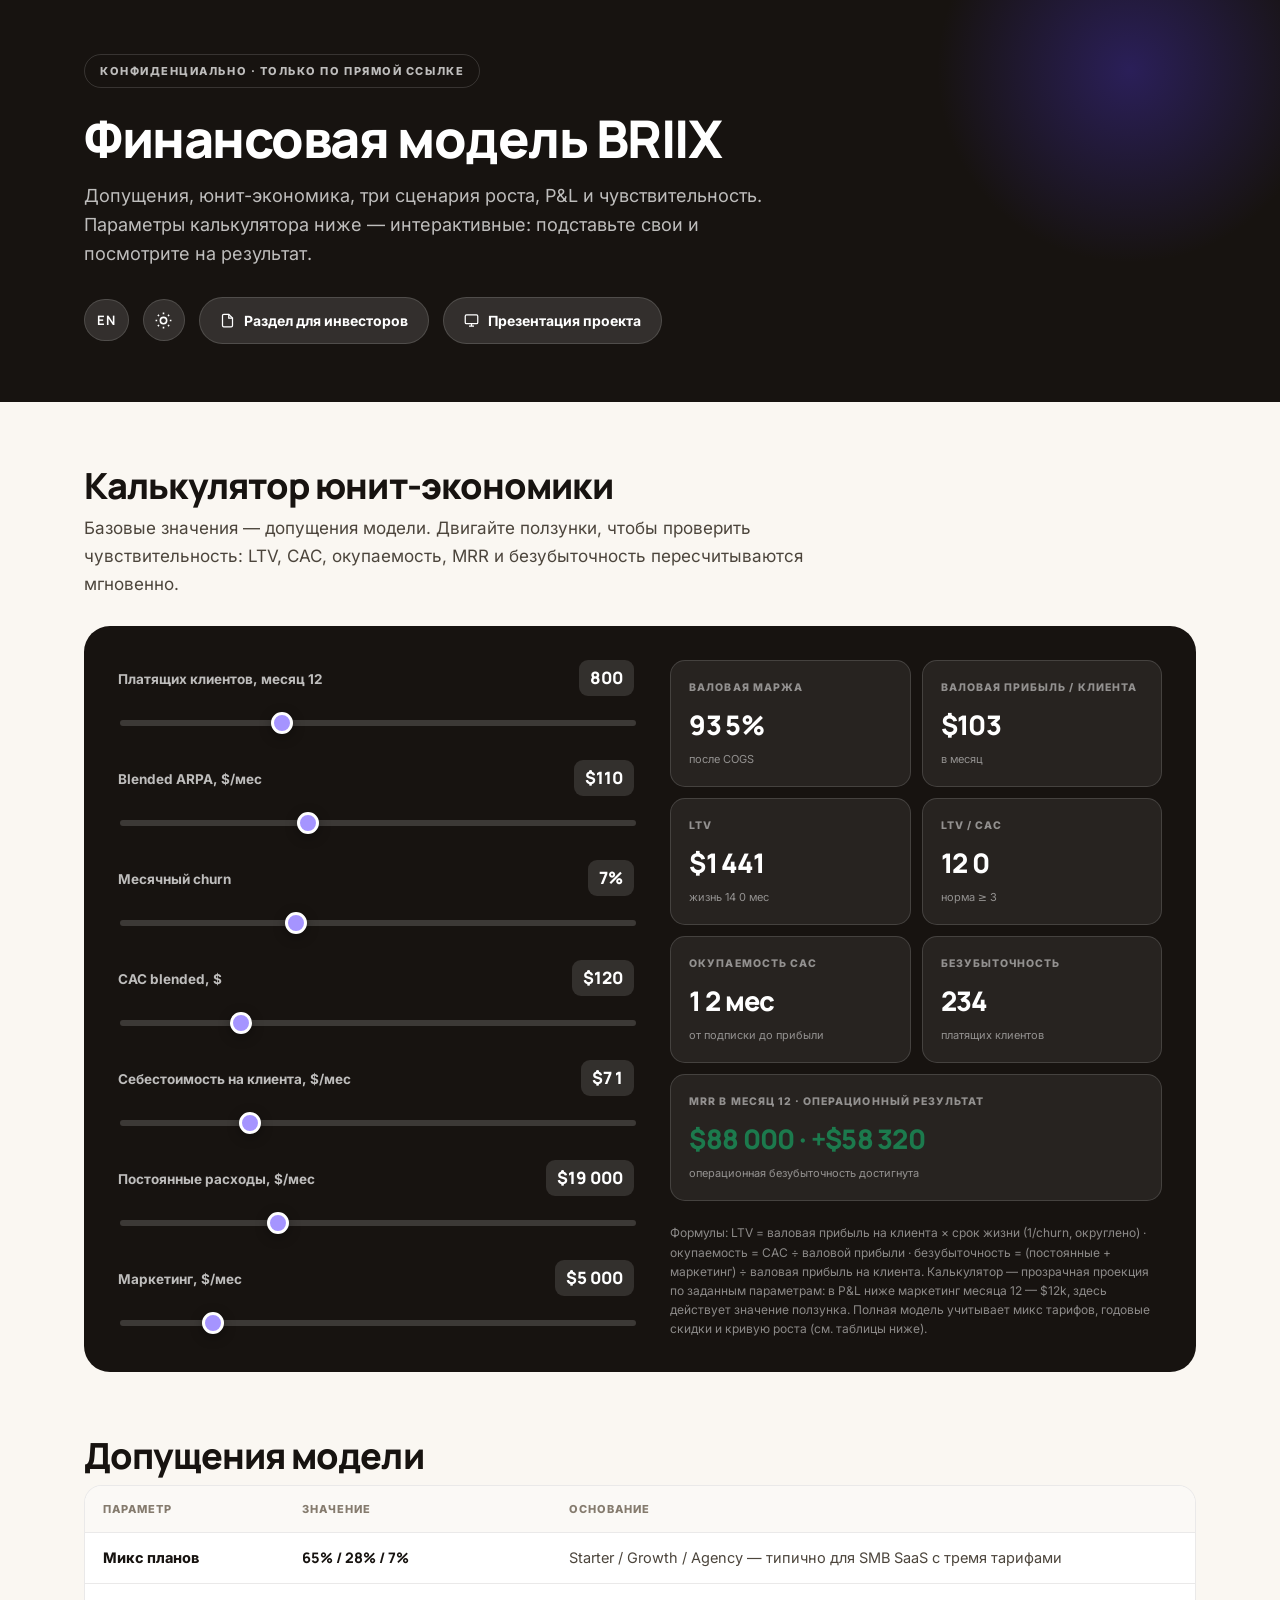
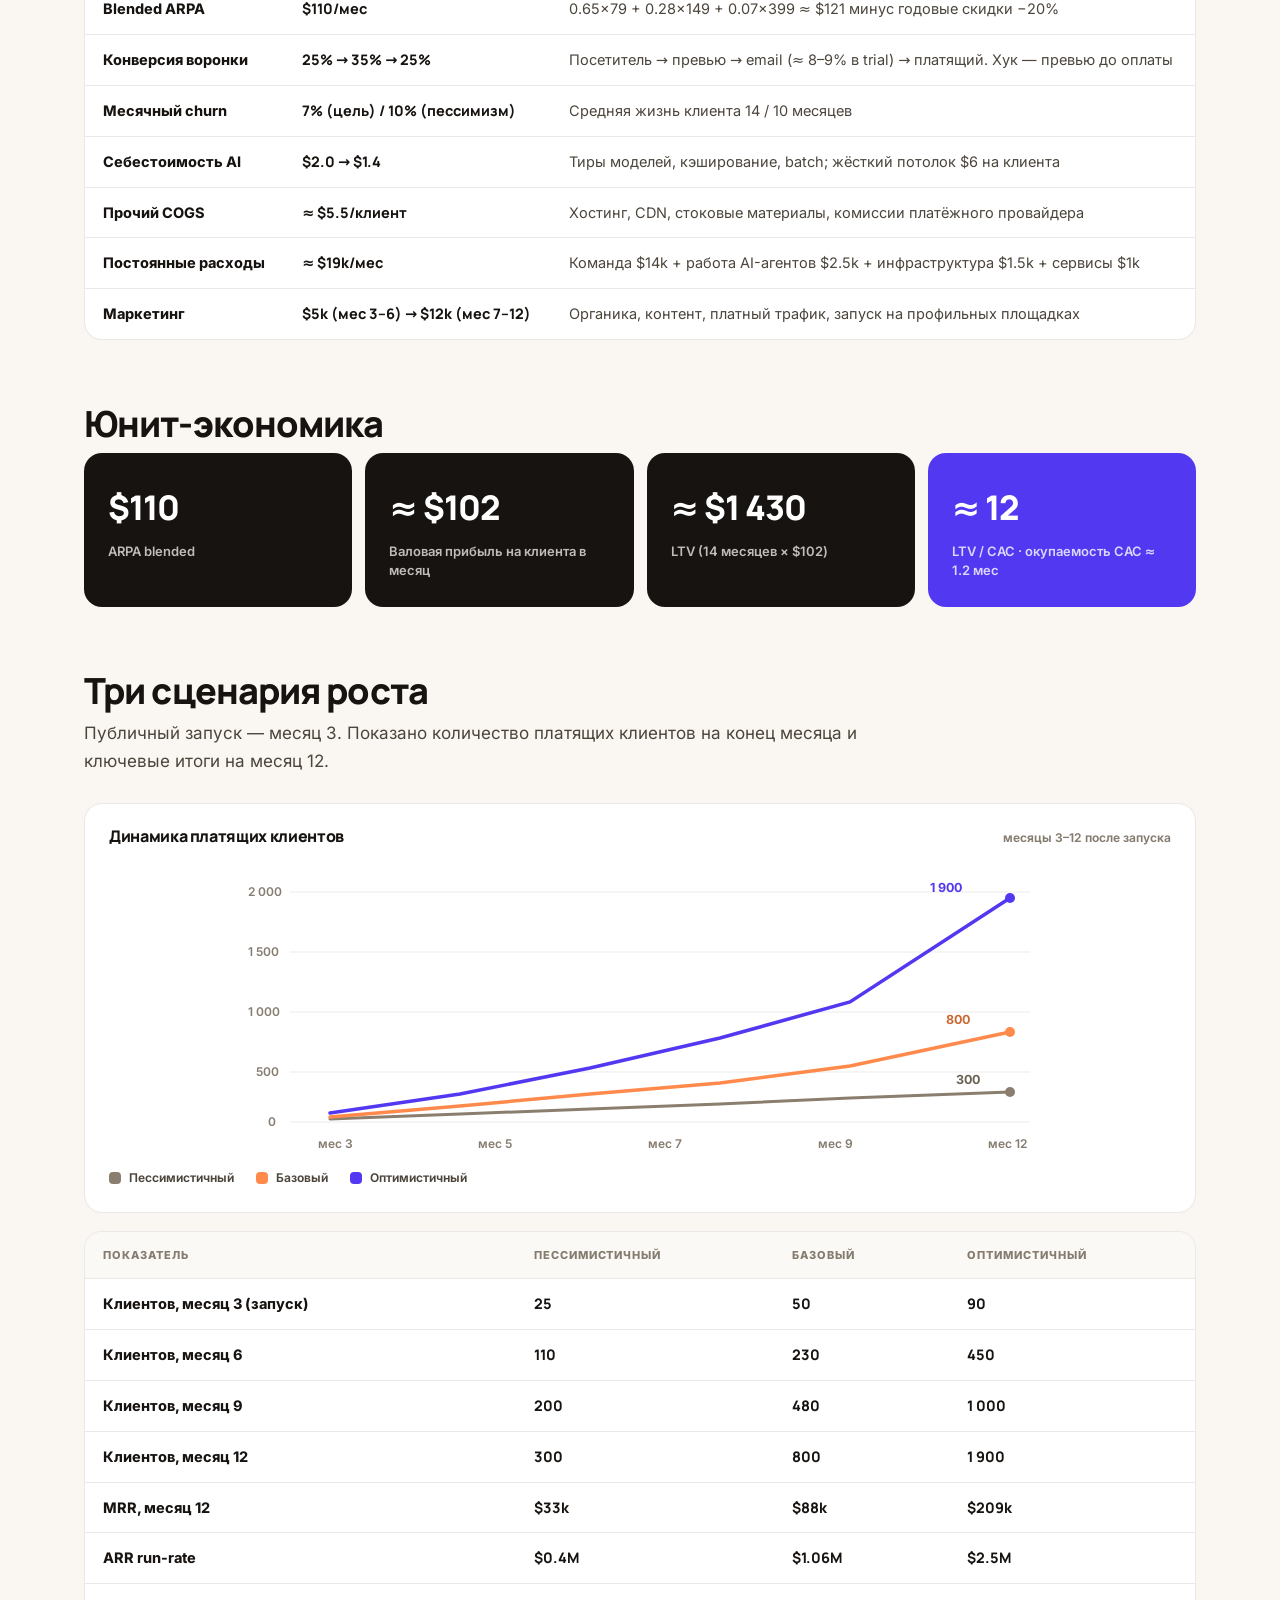
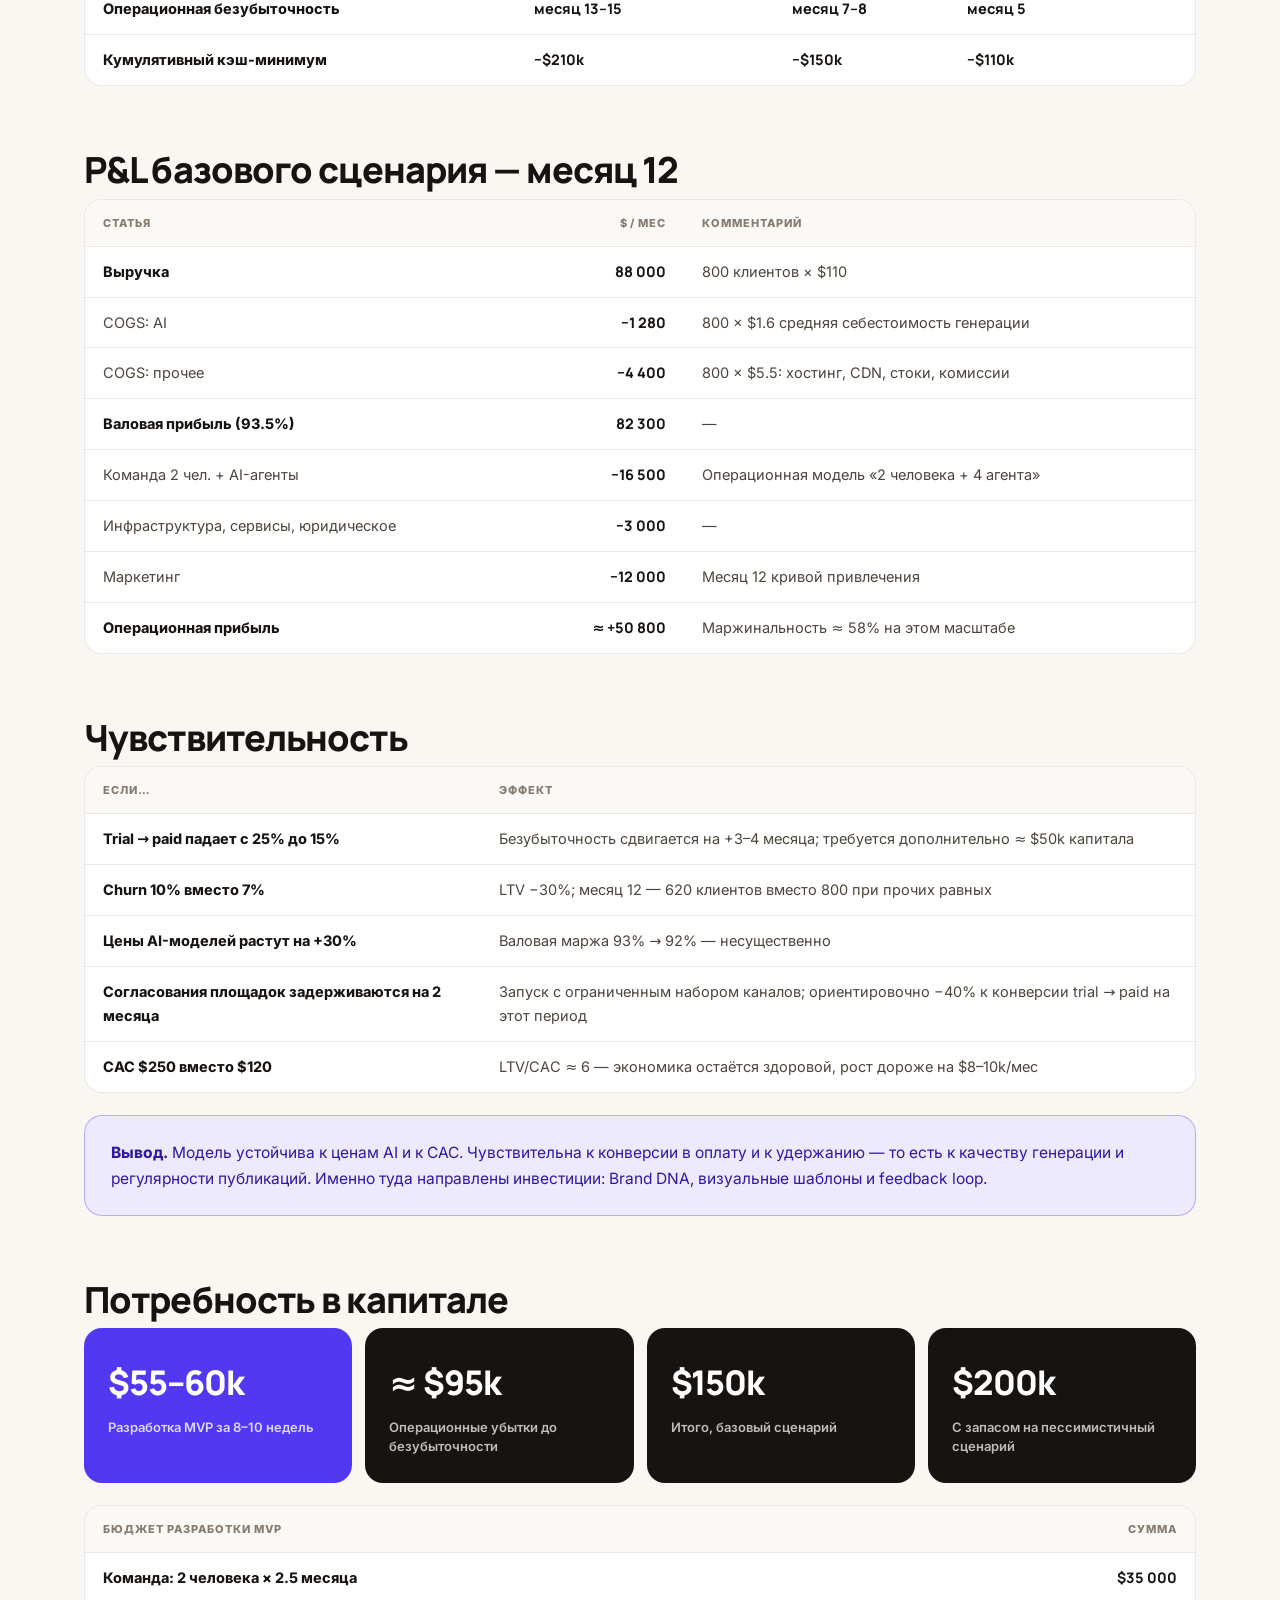
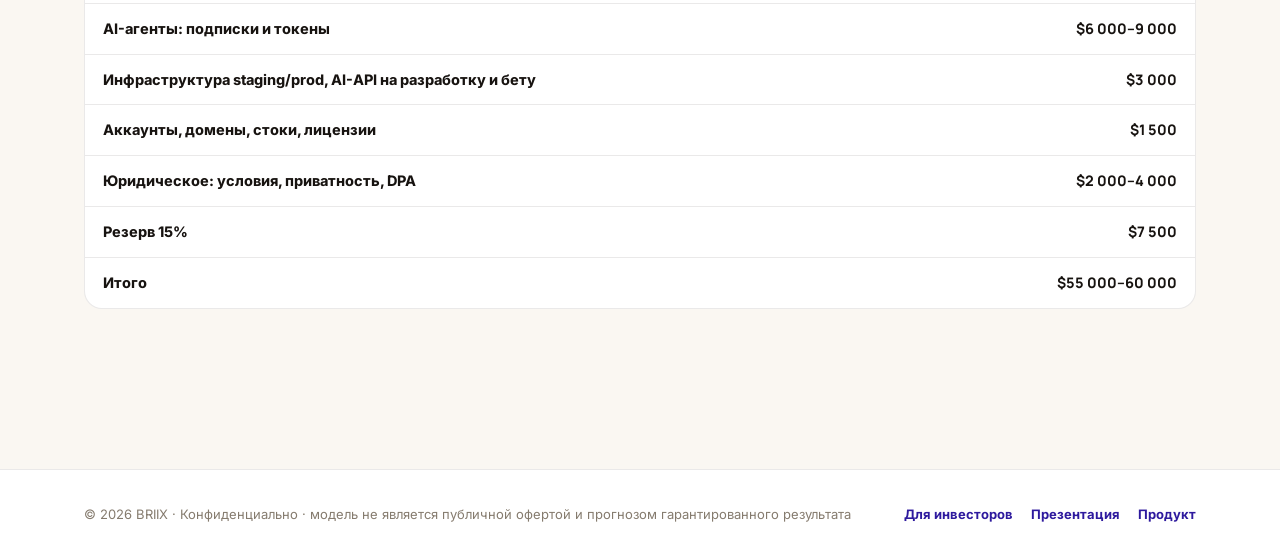
<file: site/fin-model/index.html>
<!DOCTYPE html>
<html lang="ru">
<head>
<link rel="alternate" hreflang="ru" href="https://rucorp.github.io/briix/fin-model/">
<link rel="alternate" hreflang="en" href="https://rucorp.github.io/briix/en/fin-model/">
<link rel="alternate" hreflang="x-default" href="https://rucorp.github.io/briix/fin-model/">
<meta charset="UTF-8">
<meta name="viewport" content="width=device-width, initial-scale=1.0">
<title>BRIIX — финансовая модель</title>
<meta name="description" content="Финансовая модель BRIIX: допущения, юнит-экономика, сценарии роста, P&L, чувствительность и интерактивный калькулятор.">
<meta name="robots" content="noindex, nofollow">
<meta name="color-scheme" content="light dark">
<meta name="theme-color" content="#faf7f2" media="(prefers-color-scheme: light)">
<meta name="theme-color" content="#0f0c09" media="(prefers-color-scheme: dark)">
<script>
  /* Без мигания: тема ставится до загрузки CSS */
  (function () {
    try {
      var t = localStorage.getItem('briix-theme');
      if (t !== 'light' && t !== 'dark') {
        t = window.matchMedia && window.matchMedia('(prefers-color-scheme: dark)').matches ? 'dark' : 'light';
      }
      document.documentElement.dataset.theme = t;
    } catch (e) {}
  })();
</script>
<link rel="icon" href="../assets/img/favicon.svg" type="image/svg+xml">
<link rel="preload" href="../assets/fonts/inter-cyrillic-wght-normal.woff2" as="font" type="font/woff2" crossorigin>
<link rel="preload" href="../assets/fonts/manrope-cyrillic-wght-normal.woff2" as="font" type="font/woff2" crossorigin>
<link rel="stylesheet" href="../assets/css/main.css">
</head>
<body class="doc-body">

<header class="doc-header">
  <div class="container">
    <div class="conf-badge">Конфиденциально · только по прямой ссылке</div>
    <h1>Финансовая модель BRIIX</h1>
    <p class="sub">Допущения, юнит-экономика, три сценария роста, P&L и чувствительность. Параметры калькулятора ниже — интерактивные: подставьте свои и посмотрите на результат.</p>
    <div class="row">
      <a class="lang-toggle on-dark" href="../en/fin-model/index.html" hreflang="en" lang="en" title="English" aria-label="Переключить язык" onclick="try{localStorage.setItem('briix-lang','en')}catch(e){}">EN</a>
        <button class="theme-toggle on-dark" type="button" aria-label="Переключить тему" title="Переключить тему">
        <svg class="icon-sun" viewBox="0 0 24 24" fill="none" stroke="currentColor" stroke-width="2" aria-hidden="true"><circle cx="12" cy="12" r="4"/><path d="M12 2v2M12 20v2M4.9 4.9l1.4 1.4M17.7 17.7l1.4 1.4M2 12h2M20 12h2M4.9 19.1l1.4-1.4M17.7 6.3l1.4-1.4"/></svg>
        <svg class="icon-moon" viewBox="0 0 24 24" fill="none" stroke="currentColor" stroke-width="2" aria-hidden="true"><path d="M21 12.8A9 9 0 1 1 11.2 3a7 7 0 0 0 9.8 9.8z"/></svg>
      </button>
      <a class="link-chip" href="../investors/">
        <svg viewBox="0 0 24 24" fill="none" stroke="currentColor" stroke-width="2"><path d="M14 2H6a2 2 0 0 0-2 2v16a2 2 0 0 0 2 2h12a2 2 0 0 0 2-2V8z"/><path d="M14 2v6h6"/></svg>
        Раздел для инвесторов
      </a>
      <a class="link-chip" href="../presentation.html">
        <svg viewBox="0 0 24 24" fill="none" stroke="currentColor" stroke-width="2"><rect x="2" y="3" width="20" height="14" rx="2"/><path d="M8 21h8M12 17v4"/></svg>
        Презентация проекта
      </a>
    </div>
  </div>
</header>

<main class="doc-main">
  <div class="container">

    <!-- Calculator -->
    <section class="doc-section" id="calculator">
      <h2>Калькулятор юнит-экономики</h2>
      <p class="lead">Базовые значения — допущения модели. Двигайте ползунки, чтобы проверить чувствительность: LTV, CAC, окупаемость, MRR и безубыточность пересчитываются мгновенно.</p>
      <div class="calc-shell">
        <div class="calc-grid">
          <div class="calc-controls">
            <div class="ctrl">
              <label>Платящих клиентов, месяц 12 <span class="val" id="v-clients">800</span></label>
              <input type="range" id="s-clients" min="50" max="2500" step="10" value="800">
            </div>
            <div class="ctrl">
              <label>Blended ARPA, $/мес <span class="val" id="v-arpa">$110</span></label>
              <input type="range" id="s-arpa" min="60" max="200" step="5" value="110">
            </div>
            <div class="ctrl">
              <label>Месячный churn <span class="val" id="v-churn">7%</span></label>
              <input type="range" id="s-churn" min="3" max="15" step="0.5" value="7">
            </div>
            <div class="ctrl">
              <label>CAC blended, $ <span class="val" id="v-cac">$120</span></label>
              <input type="range" id="s-cac" min="40" max="400" step="10" value="120">
            </div>
            <div class="ctrl">
              <label>Себестоимость на клиента, $/мес <span class="val" id="v-cogs">$7.1</span></label>
              <input type="range" id="s-cogs" min="3" max="20" step="0.1" value="7.1">
            </div>
            <div class="ctrl">
              <label>Постоянные расходы, $/мес <span class="val" id="v-fixed">$19 000</span></label>
              <input type="range" id="s-fixed" min="8000" max="45000" step="1000" value="19000">
            </div>
            <div class="ctrl">
              <label>Маркетинг, $/мес <span class="val" id="v-mkt">$5 000</span></label>
              <input type="range" id="s-mkt" min="0" max="30000" step="500" value="5000">
            </div>
          </div>

          <div>
            <div class="calc-results">
              <div class="calc-cell"><div class="k">Валовая маржа</div><div class="v" id="r-margin">93.5%</div><div class="h">после COGS</div></div>
              <div class="calc-cell"><div class="k">Валовая прибыль / клиента</div><div class="v" id="r-gpc">$103</div><div class="h">в месяц</div></div>
              <div class="calc-cell"><div class="k">LTV</div><div class="v" id="r-ltv">$1 441</div><div class="h" id="r-lifespan">жизнь 14 мес</div></div>
              <div class="calc-cell"><div class="k">LTV / CAC</div><div class="v" id="r-ltvcac">12.0</div><div class="h">норма ≥ 3</div></div>
              <div class="calc-cell"><div class="k">Окупаемость CAC</div><div class="v" id="r-payback">1.2 мес</div><div class="h">от подписки до прибыли</div></div>
              <div class="calc-cell"><div class="k">Безубыточность</div><div class="v" id="r-breakeven">233</div><div class="h">платящих клиентов</div></div>
              <div class="calc-cell good wide"><div class="k">MRR в месяц 12 · операционный результат</div><div class="v" id="r-mrr">$88 000 · +$58 000</div><div class="h" id="r-note">операционная безубыточность достигнута</div></div>
            </div>
            <div class="calc-foot">
              Формулы: LTV = валовая прибыль на клиента × срок жизни (1/churn, округлено) · окупаемость = CAC ÷ валовой прибыли · безубыточность = (постоянные + маркетинг) ÷ валовая прибыль на клиента.
              Калькулятор — прозрачная проекция по заданным параметрам: в P&L ниже маркетинг месяца 12 — $12k, здесь действует значение ползунка. Полная модель учитывает микс тарифов, годовые скидки и кривую роста (см. таблицы ниже).
            </div>
          </div>
        </div>
      </div>
    </section>

    <!-- Assumptions -->
    <section class="doc-section" id="assumptions">
      <h2>Допущения модели</h2>
      <div class="table-wrap">
        <table class="doc-table">
          <thead><tr><th>Параметр</th><th>Значение</th><th>Основание</th></tr></thead>
          <tbody>
            <tr><td class="hl">Микс планов</td><td class="num">65% / 28% / 7%</td><td>Starter / Growth / Agency — типично для SMB SaaS с тремя тарифами</td></tr>
            <tr><td class="hl">Blended ARPA</td><td class="num">$110/мес</td><td>0.65×79 + 0.28×149 + 0.07×399 ≈ $121 минус годовые скидки −20%</td></tr>
            <tr><td class="hl">Конверсия воронки</td><td class="num">25% → 35% → 25%</td><td>Посетитель → превью → email (≈ 8–9% в trial) → платящий. Хук — превью до оплаты</td></tr>
            <tr><td class="hl">Месячный churn</td><td class="num">7% (цель) / 10% (пессимизм)</td><td>Средняя жизнь клиента 14 / 10 месяцев</td></tr>
            <tr><td class="hl">Себестоимость AI</td><td class="num">$2.0 → $1.4</td><td>Тиры моделей, кэширование, batch; жёсткий потолок $6 на клиента</td></tr>
            <tr><td class="hl">Прочий COGS</td><td class="num">≈ $5.5/клиент</td><td>Хостинг, CDN, стоковые материалы, комиссии платёжного провайдера</td></tr>
            <tr><td class="hl">Постоянные расходы</td><td class="num">≈ $19k/мес</td><td>Команда $14k + работа AI-агентов $2.5k + инфраструктура $1.5k + сервисы $1k</td></tr>
            <tr><td class="hl">Маркетинг</td><td class="num">$5k (мес 3–6) → $12k (мес 7–12)</td><td>Органика, контент, платный трафик, запуск на профильных площадках</td></tr>
          </tbody>
        </table>
      </div>
    </section>

    <!-- Unit economics -->
    <section class="doc-section" id="unit">
      <h2>Юнит-экономика</h2>
      <div class="stat-band">
        <div class="stat-cell"><div class="v">$110</div><div class="l">ARPA blended</div></div>
        <div class="stat-cell"><div class="v">≈ $102</div><div class="l">Валовая прибыль на клиента в месяц</div></div>
        <div class="stat-cell"><div class="v">≈ $1 430</div><div class="l">LTV (14 месяцев × $102)</div></div>
        <div class="stat-cell accent"><div class="v">≈ 12</div><div class="l">LTV / CAC · окупаемость CAC ≈ 1.2 мес</div></div>
      </div>
    </section>

    <!-- Scenarios -->
    <section class="doc-section" id="scenarios">
      <h2>Три сценария роста</h2>
      <p class="lead">Публичный запуск — месяц 3. Показано количество платящих клиентов на конец месяца и ключевые итоги на месяц 12.</p>

      <div class="spark-wrap" style="margin-bottom:18px">
        <div class="t"><h3>Динамика платящих клиентов</h3><span>месяцы 3–12 после запуска</span></div>
        <svg viewBox="0 0 820 300" width="100%" height="300" role="img" aria-label="График роста клиентов по трём сценариям">
          <!-- grid -->
          <g stroke="rgba(23,19,16,0.08)" stroke-width="1">
            <line x1="60" y1="30" x2="800" y2="30"/>
            <line x1="60" y1="90" x2="800" y2="90"/>
            <line x1="60" y1="150" x2="800" y2="150"/>
            <line x1="60" y1="210" x2="800" y2="210"/>
            <line x1="60" y1="260" x2="800" y2="260"/>
          </g>
          <g fill="#857b6e" font-size="12" font-family="Inter Variable, sans-serif" font-weight="600">
            <text x="18" y="34">2 000</text>
            <text x="18" y="94">1 500</text>
            <text x="18" y="154">1 000</text>
            <text x="26" y="214">500</text>
            <text x="38" y="264">0</text>
            <text x="88" y="286">мес 3</text>
            <text x="248" y="286">мес 5</text>
            <text x="418" y="286">мес 7</text>
            <text x="588" y="286">мес 9</text>
            <text x="758" y="286">мес 12</text>
          </g>
          <!-- pessimistic: 25, 60, 110, 150, 200, 240, 300 -->
          <polyline fill="none" stroke="#8a7f6f" stroke-width="3" stroke-linecap="round"
            points="100,257 230,252 360,247 490,242 620,236 780,230"/>
          <!-- base: 50, 130, 230, 330, 480, 620, 800 -->
          <polyline fill="none" stroke="#FF8A4C" stroke-width="3.5" stroke-linecap="round"
            points="100,255 230,244 360,232 490,221 620,204 780,170"/>
          <!-- optimistic: 90, 240, 450, 700, 1000, 1450, 1900 -->
          <polyline fill="none" stroke="#5338F2" stroke-width="3.5" stroke-linecap="round"
            points="100,251 230,232 360,206 490,176 620,140 780,36"/>
          <!-- labels -->
          <g font-family="Inter Variable, sans-serif" font-size="12.5" font-weight="700">
            <circle cx="780" cy="230" r="5" fill="#8a7f6f"/><text x="726" y="222" fill="#6b6153">300</text>
            <circle cx="780" cy="170" r="5" fill="#FF8A4C"/><text x="716" y="162" fill="#c96a35">800</text>
            <circle cx="780" cy="36" r="5" fill="#5338F2"/><text x="700" y="30" fill="#5338F2">1 900</text>
          </g>
        </svg>
        <div class="s-legend" style="margin-top:6px">
          <span style="color:var(--ink-2)"><i style="background:#8a7f6f"></i>Пессимистичный</span>
          <span style="color:var(--ink-2)"><i style="background:#FF8A4C"></i>Базовый</span>
          <span style="color:var(--ink-2)"><i style="background:#5338F2"></i>Оптимистичный</span>
        </div>
      </div>

      <div class="table-wrap">
        <table class="doc-table">
          <thead><tr><th>Показатель</th><th>Пессимистичный</th><th>Базовый</th><th>Оптимистичный</th></tr></thead>
          <tbody>
            <tr><td class="hl">Клиентов, месяц 3 (запуск)</td><td class="num">25</td><td class="num">50</td><td class="num">90</td></tr>
            <tr><td class="hl">Клиентов, месяц 6</td><td class="num">110</td><td class="num">230</td><td class="num">450</td></tr>
            <tr><td class="hl">Клиентов, месяц 9</td><td class="num">200</td><td class="num">480</td><td class="num">1 000</td></tr>
            <tr><td class="hl">Клиентов, месяц 12</td><td class="num">300</td><td class="num hl">800</td><td class="num">1 900</td></tr>
            <tr><td class="hl">MRR, месяц 12</td><td class="num">$33k</td><td class="num hl">$88k</td><td class="num">$209k</td></tr>
            <tr><td class="hl">ARR run-rate</td><td class="num">$0.4M</td><td class="num hl">$1.06M</td><td class="num">$2.5M</td></tr>
            <tr><td class="hl">Операционная безубыточность</td><td class="num">месяц 13–15</td><td class="num hl">месяц 7–8</td><td class="num">месяц 5</td></tr>
            <tr><td class="hl">Кумулятивный кэш-минимум</td><td class="num">−$210k</td><td class="num hl">−$150k</td><td class="num">−$110k</td></tr>
          </tbody>
        </table>
      </div>
    </section>

    <!-- P&L -->
    <section class="doc-section" id="pnl">
      <h2>P&L базового сценария — месяц 12</h2>
      <div class="table-wrap">
        <table class="doc-table">
          <thead><tr><th>Статья</th><th style="text-align:right">$ / мес</th><th>Комментарий</th></tr></thead>
          <tbody>
            <tr><td class="hl">Выручка</td><td class="num" style="text-align:right">88 000</td><td>800 клиентов × $110</td></tr>
            <tr><td>COGS: AI</td><td class="num" style="text-align:right">−1 280</td><td>800 × $1.6 средняя себестоимость генерации</td></tr>
            <tr><td>COGS: прочее</td><td class="num" style="text-align:right">−4 400</td><td>800 × $5.5: хостинг, CDN, стоки, комиссии</td></tr>
            <tr><td class="hl">Валовая прибыль (93.5%)</td><td class="num hl" style="text-align:right">82 300</td><td>—</td></tr>
            <tr><td>Команда 2 чел. + AI-агенты</td><td class="num" style="text-align:right">−16 500</td><td>Операционная модель «2 человека + 4 агента»</td></tr>
            <tr><td>Инфраструктура, сервисы, юридическое</td><td class="num" style="text-align:right">−3 000</td><td>—</td></tr>
            <tr><td>Маркетинг</td><td class="num" style="text-align:right">−12 000</td><td>Месяц 12 кривой привлечения</td></tr>
            <tr><td class="hl">Операционная прибыль</td><td class="num hl" style="text-align:right">≈ +50 800</td><td>Маржинальность ≈ 58% на этом масштабе</td></tr>
          </tbody>
        </table>
      </div>
    </section>

    <!-- Sensitivity -->
    <section class="doc-section" id="sensitivity">
      <h2>Чувствительность</h2>
      <div class="table-wrap">
        <table class="doc-table">
          <thead><tr><th>Если…</th><th>Эффект</th></tr></thead>
          <tbody>
            <tr><td class="hl">Trial → paid падает с 25% до 15%</td><td>Безубыточность сдвигается на +3–4 месяца; требуется дополнительно ≈ $50k капитала</td></tr>
            <tr><td class="hl">Churn 10% вместо 7%</td><td>LTV −30%; месяц 12 — 620 клиентов вместо 800 при прочих равных</td></tr>
            <tr><td class="hl">Цены AI-моделей растут на +30%</td><td>Валовая маржа 93% → 92% — несущественно</td></tr>
            <tr><td class="hl">Согласования площадок задерживаются на 2 месяца</td><td>Запуск с ограниченным набором каналов; ориентировочно −40% к конверсии trial → paid на этот период</td></tr>
            <tr><td class="hl">CAC $250 вместо $120</td><td>LTV/CAC ≈ 6 — экономика остаётся здоровой, рост дороже на $8–10k/мес</td></tr>
          </tbody>
        </table>
      </div>
      <div class="callout" style="margin-top:22px">
        <b>Вывод.</b> Модель устойчива к ценам AI и к CAC. Чувствительна к конверсии в оплату и к удержанию — то есть к качеству генерации и регулярности публикаций. Именно туда направлены инвестиции: Brand DNA, визуальные шаблоны и feedback loop.
      </div>
    </section>

    <!-- Capital -->
    <section class="doc-section" id="capital">
      <h2>Потребность в капитале</h2>
      <div class="stat-band" style="margin-bottom:22px">
        <div class="stat-cell accent"><div class="v">$55–60k</div><div class="l">Разработка MVP за 8–10 недель</div></div>
        <div class="stat-cell"><div class="v">≈ $95k</div><div class="l">Операционные убытки до безубыточности</div></div>
        <div class="stat-cell"><div class="v">$150k</div><div class="l">Итого, базовый сценарий</div></div>
        <div class="stat-cell"><div class="v">$200k</div><div class="l">С запасом на пессимистичный сценарий</div></div>
      </div>
      <div class="table-wrap">
        <table class="doc-table">
          <thead><tr><th>Бюджет разработки MVP</th><th style="text-align:right">Сумма</th></tr></thead>
          <tbody>
            <tr><td class="hl">Команда: 2 человека × 2.5 месяца</td><td class="num" style="text-align:right">$35 000</td></tr>
            <tr><td class="hl">AI-агенты: подписки и токены</td><td class="num" style="text-align:right">$6 000–9 000</td></tr>
            <tr><td class="hl">Инфраструктура staging/prod, AI-API на разработку и бету</td><td class="num" style="text-align:right">$3 000</td></tr>
            <tr><td class="hl">Аккаунты, домены, стоки, лицензии</td><td class="num" style="text-align:right">$1 500</td></tr>
            <tr><td class="hl">Юридическое: условия, приватность, DPA</td><td class="num" style="text-align:right">$2 000–4 000</td></tr>
            <tr><td class="hl">Резерв 15%</td><td class="num" style="text-align:right">$7 500</td></tr>
            <tr><td class="hl">Итого</td><td class="num hl" style="text-align:right">$55 000–60 000</td></tr>
          </tbody>
        </table>
      </div>
    </section>

  </div>
</main>

<footer class="doc-footer">
  <div class="container row">
    <div>© 2026 BRIIX · Конфиденциально · модель не является публичной офертой и прогнозом гарантированного результата</div>
    <div style="display:flex;gap:18px;flex-wrap:wrap">
      <a href="../investors/">Для инвесторов</a>
      <a href="../presentation.html">Презентация</a>
      <a href="../index.html">Продукт</a>
    </div>
  </div>
</footer>

<script src="../assets/js/theme.js"></script>
<script src="../assets/i18n/ru.js"></script>
<script src="../assets/js/finmodel.js"></script>
</body>
</html>
</file>
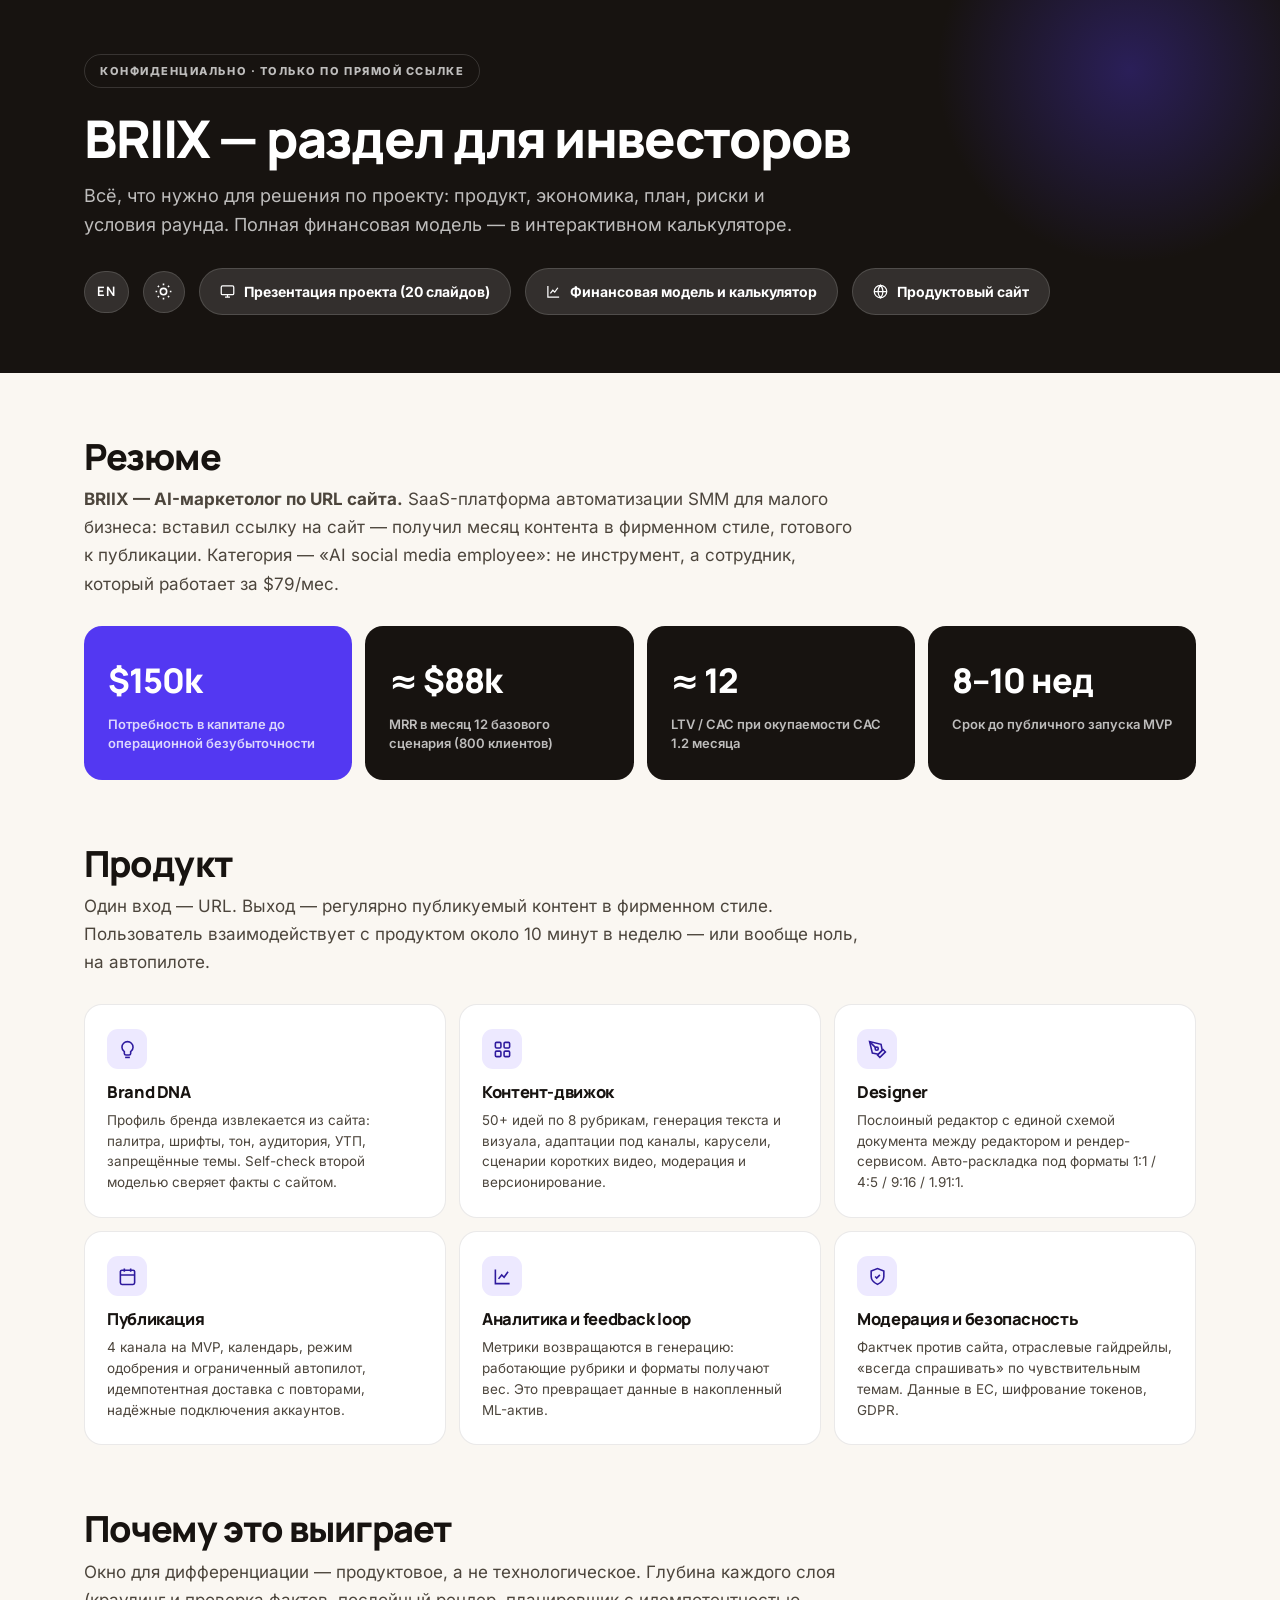
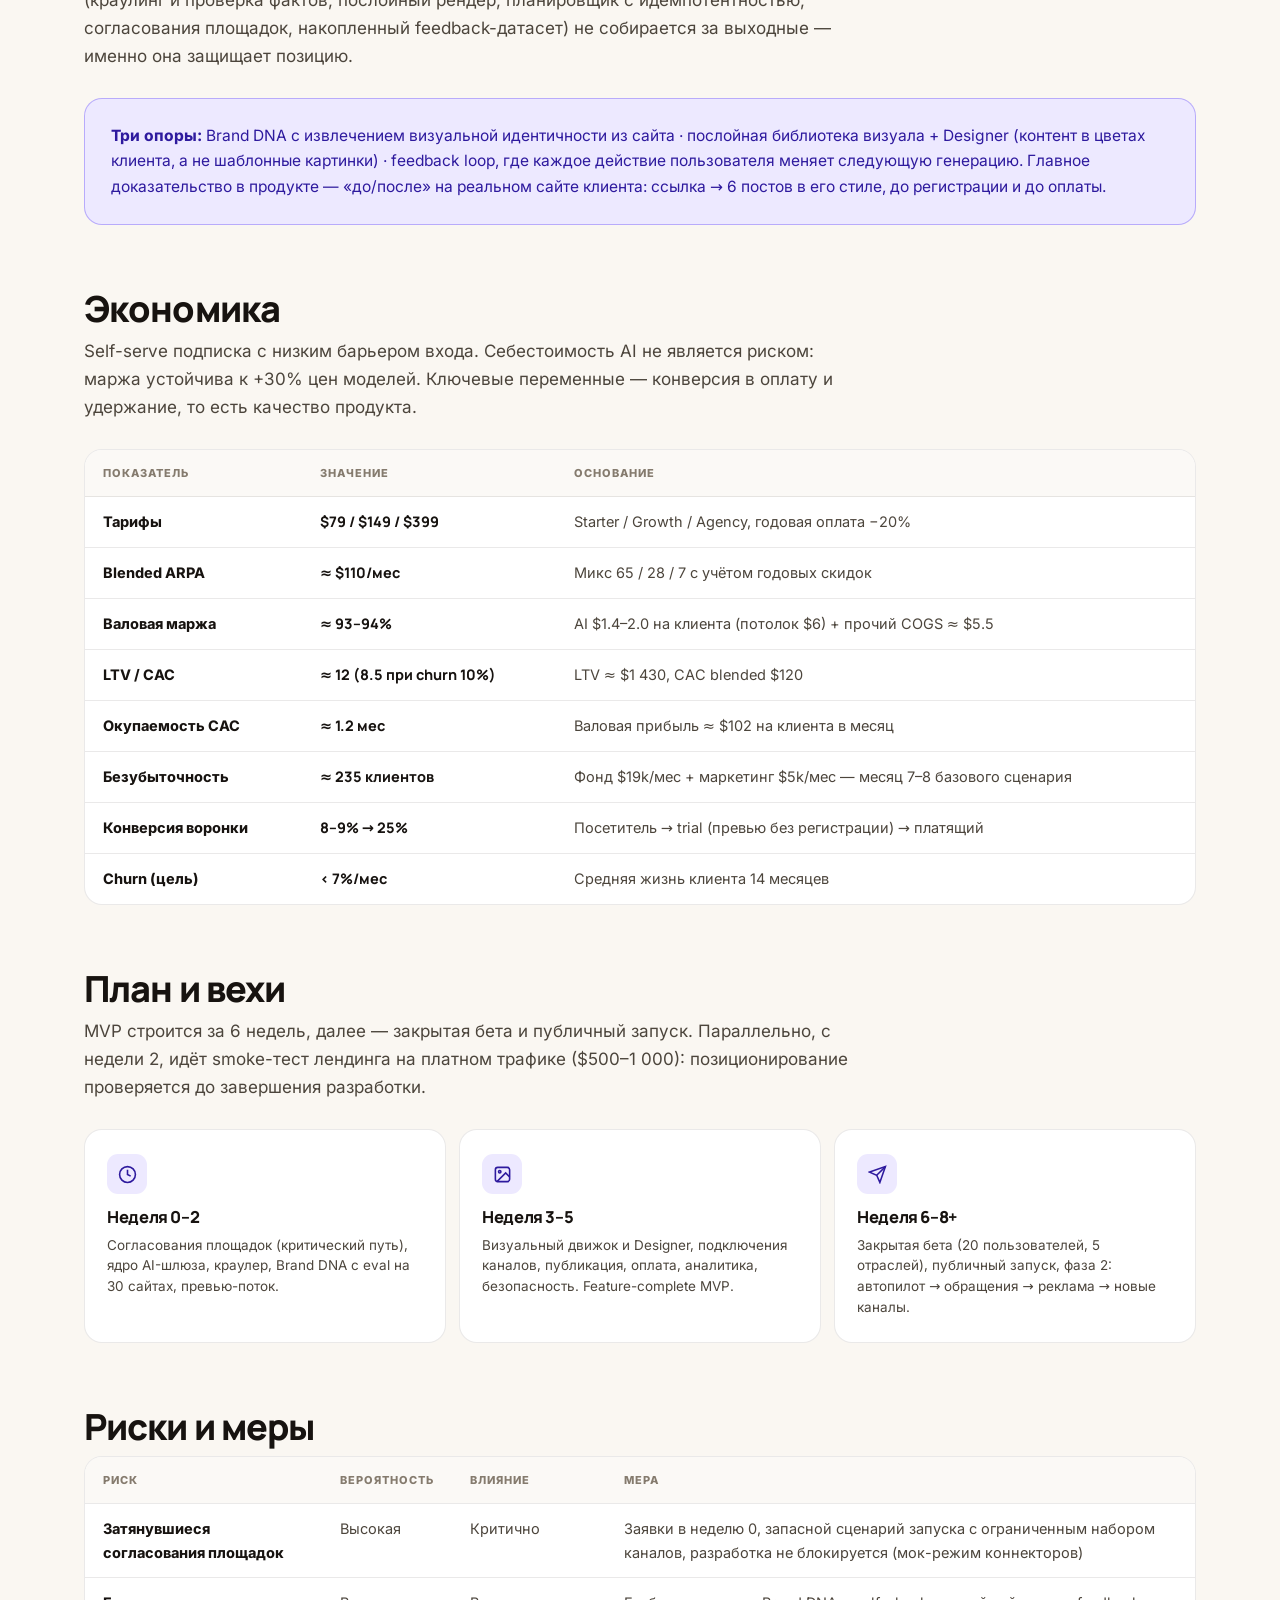
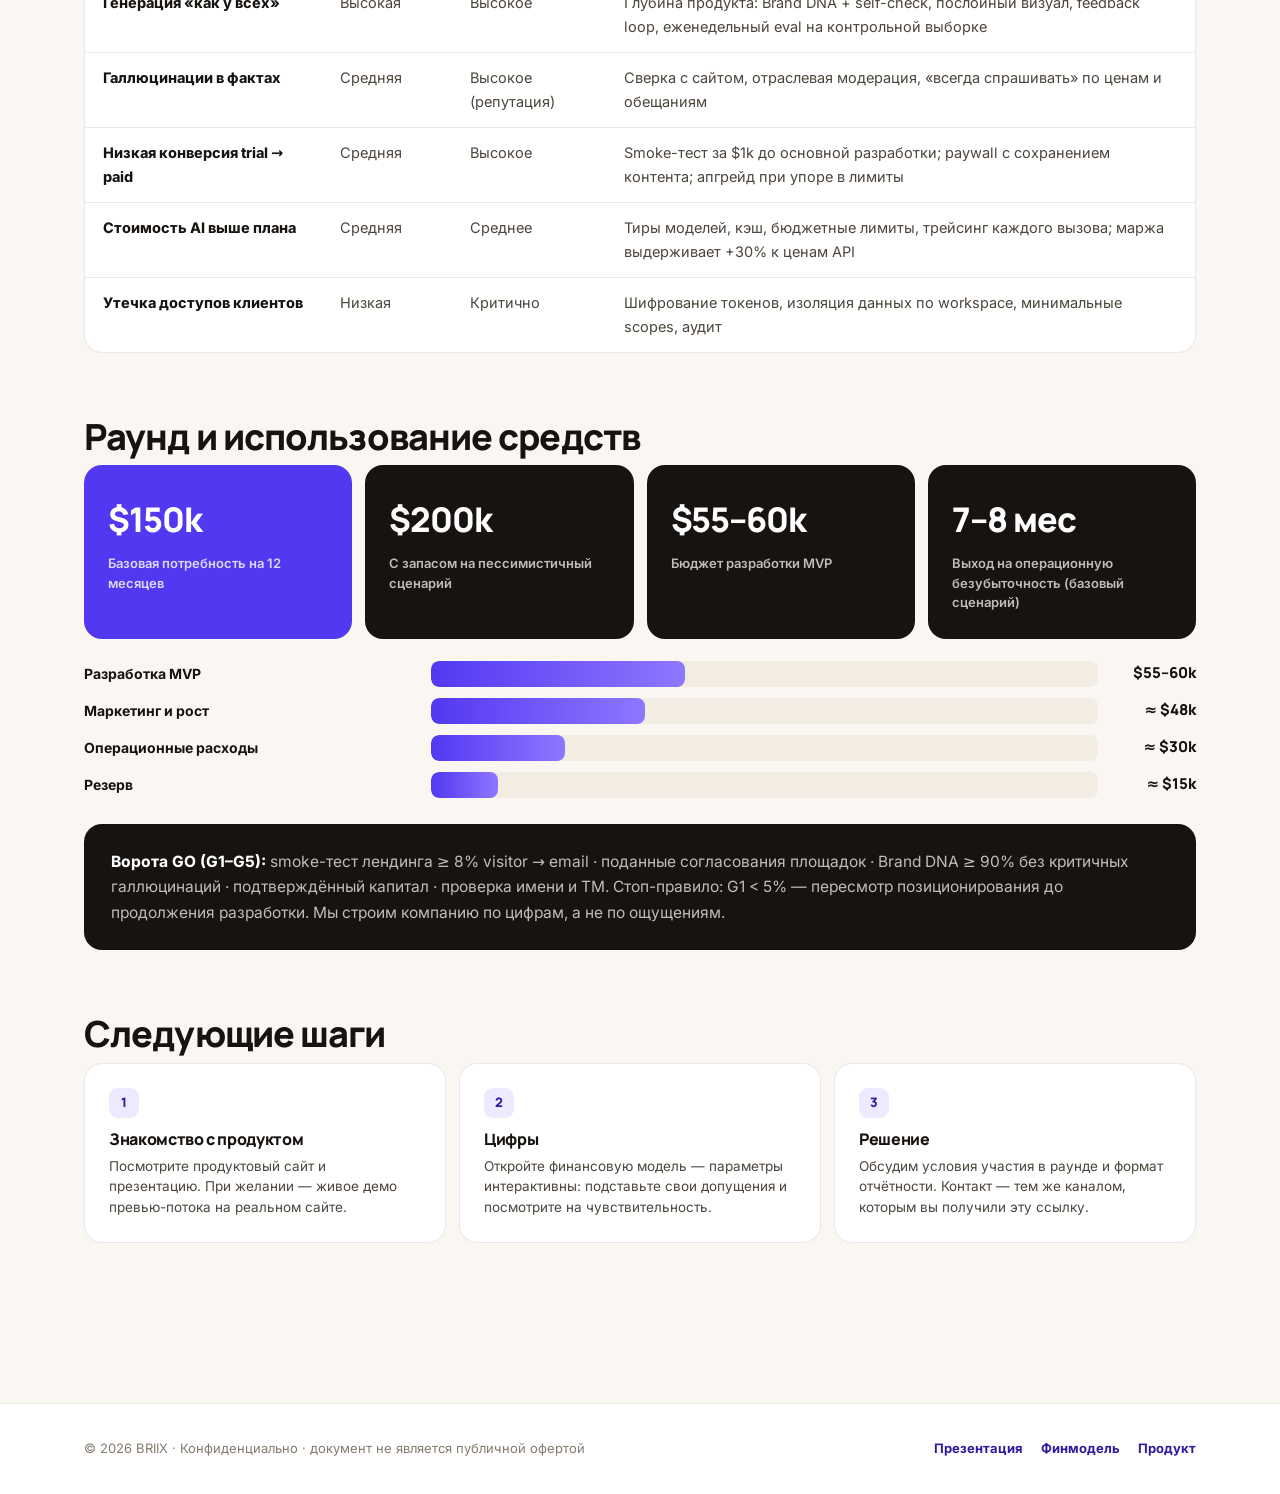
<file: site/investors/index.html>
<!DOCTYPE html>
<html lang="ru">
<head>
<link rel="alternate" hreflang="ru" href="https://rucorp.github.io/briix/investors/">
<link rel="alternate" hreflang="en" href="https://rucorp.github.io/briix/en/investors/">
<link rel="alternate" hreflang="x-default" href="https://rucorp.github.io/briix/investors/">
<meta charset="UTF-8">
<meta name="viewport" content="width=device-width, initial-scale=1.0">
<title>BRIIX — раздел для инвесторов</title>
<meta name="description" content="Инвест-раздел BRIIX: резюме, экономика, план, риски и условия раунда.">
<meta name="robots" content="noindex, nofollow">
<meta name="color-scheme" content="light dark">
<meta name="theme-color" content="#faf7f2" media="(prefers-color-scheme: light)">
<meta name="theme-color" content="#0f0c09" media="(prefers-color-scheme: dark)">
<script>
  /* Без мигания: тема ставится до загрузки CSS */
  (function () {
    try {
      var t = localStorage.getItem('briix-theme');
      if (t !== 'light' && t !== 'dark') {
        t = window.matchMedia && window.matchMedia('(prefers-color-scheme: dark)').matches ? 'dark' : 'light';
      }
      document.documentElement.dataset.theme = t;
    } catch (e) {}
  })();
</script>
<link rel="icon" href="../assets/img/favicon.svg" type="image/svg+xml">
<link rel="preload" href="../assets/fonts/inter-cyrillic-wght-normal.woff2" as="font" type="font/woff2" crossorigin>
<link rel="preload" href="../assets/fonts/manrope-cyrillic-wght-normal.woff2" as="font" type="font/woff2" crossorigin>
<link rel="stylesheet" href="../assets/css/main.css">
</head>
<body class="doc-body">

<header class="doc-header">
  <div class="container">
    <div class="conf-badge">Конфиденциально · только по прямой ссылке</div>
    <h1>BRIIX — раздел для инвесторов</h1>
    <p class="sub">Всё, что нужно для решения по проекту: продукт, экономика, план, риски и условия раунда. Полная финансовая модель — в интерактивном калькуляторе.</p>
    <div class="row">
      <a class="lang-toggle on-dark" href="../en/investors/index.html" hreflang="en" lang="en" title="English" aria-label="Переключить язык" onclick="try{localStorage.setItem('briix-lang','en')}catch(e){}">EN</a>
        <button class="theme-toggle on-dark" type="button" aria-label="Переключить тему" title="Переключить тему">
        <svg class="icon-sun" viewBox="0 0 24 24" fill="none" stroke="currentColor" stroke-width="2" aria-hidden="true"><circle cx="12" cy="12" r="4"/><path d="M12 2v2M12 20v2M4.9 4.9l1.4 1.4M17.7 17.7l1.4 1.4M2 12h2M20 12h2M4.9 19.1l1.4-1.4M17.7 6.3l1.4-1.4"/></svg>
        <svg class="icon-moon" viewBox="0 0 24 24" fill="none" stroke="currentColor" stroke-width="2" aria-hidden="true"><path d="M21 12.8A9 9 0 1 1 11.2 3a7 7 0 0 0 9.8 9.8z"/></svg>
      </button>
      <a class="link-chip" href="../presentation.html">
        <svg viewBox="0 0 24 24" fill="none" stroke="currentColor" stroke-width="2"><rect x="2" y="3" width="20" height="14" rx="2"/><path d="M8 21h8M12 17v4"/></svg>
        Презентация проекта (20 слайдов)
      </a>
      <a class="link-chip" href="../fin-model/">
        <svg viewBox="0 0 24 24" fill="none" stroke="currentColor" stroke-width="2"><path d="M3 3v18h18"/><path d="M7 15l4-5 3 3 5-7"/></svg>
        Финансовая модель и калькулятор
      </a>
      <a class="link-chip" href="../index.html">
        <svg viewBox="0 0 24 24" fill="none" stroke="currentColor" stroke-width="2"><circle cx="12" cy="12" r="10"/><path d="M2 12h20M12 2a15.3 15.3 0 0 1 4 10 15.3 15.3 0 0 1-4 10 15.3 15.3 0 0 1-4-10 15.3 15.3 0 0 1 4-10z"/></svg>
        Продуктовый сайт
      </a>
    </div>
  </div>
</header>

<main class="doc-main">
  <div class="container">

    <!-- Summary -->
    <section class="doc-section" id="summary">
      <h2>Резюме</h2>
      <p class="lead"><b>BRIIX — AI-маркетолог по URL сайта.</b> SaaS-платформа автоматизации SMM для малого бизнеса: вставил ссылку на сайт — получил месяц контента в фирменном стиле, готового к публикации. Категория — «AI social media employee»: не инструмент, а сотрудник, который работает за $79/мес.</p>
      <div class="stat-band">
        <div class="stat-cell accent"><div class="v">$150k</div><div class="l">Потребность в капитале до операционной безубыточности</div></div>
        <div class="stat-cell"><div class="v">≈ $88k</div><div class="l">MRR в месяц 12 базового сценария (800 клиентов)</div></div>
        <div class="stat-cell"><div class="v">≈ 12</div><div class="l">LTV / CAC при окупаемости CAC 1.2 месяца</div></div>
        <div class="stat-cell"><div class="v">8–10 нед</div><div class="l">Срок до публичного запуска MVP</div></div>
      </div>
    </section>

    <!-- Product -->
    <section class="doc-section" id="product">
      <h2>Продукт</h2>
      <p class="lead">Один вход — URL. Выход — регулярно публикуемый контент в фирменном стиле. Пользователь взаимодействует с продуктом около 10 минут в неделю — или вообще ноль, на автопилоте.</p>
      <div class="highlight-grid">
        <div class="hl-card">
          <div class="ico"><svg viewBox="0 0 24 24" fill="none" stroke="currentColor" stroke-width="2"><path d="M12 2a7 7 0 0 1 7 7c0 2.4-1.2 4.5-3 5.7V17a2 2 0 0 1-2 2h-4a2 2 0 0 1-2-2v-2.3c-1.8-1.2-3-3.3-3-5.7a7 7 0 0 1 7-7z"/><path d="M9 22h6"/></svg></div>
          <h3>Brand DNA</h3>
          <p>Профиль бренда извлекается из сайта: палитра, шрифты, тон, аудитория, УТП, запрещённые темы. Self-check второй моделью сверяет факты с сайтом.</p>
        </div>
        <div class="hl-card">
          <div class="ico"><svg viewBox="0 0 24 24" fill="none" stroke="currentColor" stroke-width="2"><rect x="3" y="3" width="7" height="7" rx="1.5"/><rect x="14" y="3" width="7" height="7" rx="1.5"/><rect x="3" y="14" width="7" height="7" rx="1.5"/><rect x="14" y="14" width="7" height="7" rx="1.5"/></svg></div>
          <h3>Контент-движок</h3>
          <p>50+ идей по 8 рубрикам, генерация текста и визуала, адаптации под каналы, карусели, сценарии коротких видео, модерация и версионирование.</p>
        </div>
        <div class="hl-card">
          <div class="ico"><svg viewBox="0 0 24 24" fill="none" stroke="currentColor" stroke-width="2"><path d="M12 19l7-7 3 3-7 7-3-3z"/><path d="M18 13l-1.5-7.5L2 2l3.5 14.5L13 18l5-5z"/><path d="M2 2l7.586 7.586"/><circle cx="11" cy="11" r="2"/></svg></div>
          <h3>Designer</h3>
          <p>Послоиный редактор с единой схемой документа между редактором и рендер-сервисом. Авто-раскладка под форматы 1:1 / 4:5 / 9:16 / 1.91:1.</p>
        </div>
        <div class="hl-card">
          <div class="ico"><svg viewBox="0 0 24 24" fill="none" stroke="currentColor" stroke-width="2"><rect x="3" y="4" width="18" height="18" rx="2"/><path d="M16 2v4M8 2v4M3 10h18"/></svg></div>
          <h3>Публикация</h3>
          <p>4 канала на MVP, календарь, режим одобрения и ограниченный автопилот, идемпотентная доставка с повторами, надёжные подключения аккаунтов.</p>
        </div>
        <div class="hl-card">
          <div class="ico"><svg viewBox="0 0 24 24" fill="none" stroke="currentColor" stroke-width="2"><path d="M3 3v18h18"/><path d="M7 15l4-5 3 3 5-7"/></svg></div>
          <h3>Аналитика и feedback loop</h3>
          <p>Метрики возвращаются в генерацию: работающие рубрики и форматы получают вес. Это превращает данные в накопленный ML-актив.</p>
        </div>
        <div class="hl-card">
          <div class="ico"><svg viewBox="0 0 24 24" fill="none" stroke="currentColor" stroke-width="2"><path d="M12 22s8-4 8-10V5l-8-3-8 3v7c0 6 8 10 8 10z"/><path d="M9 12l2 2 4-4"/></svg></div>
          <h3>Модерация и безопасность</h3>
          <p>Фактчек против сайта, отраслевые гайдрейлы, «всегда спрашивать» по чувствительным темам. Данные в ЕС, шифрование токенов, GDPR.</p>
        </div>
      </div>
    </section>

    <!-- Why we win -->
    <section class="doc-section" id="edge">
      <h2>Почему это выиграет</h2>
      <p class="lead">Окно для дифференциации — продуктовое, а не технологическое. Глубина каждого слоя (краулинг и проверка фактов, послойный рендер, планировщик с идемпотентностью, согласования площадок, накопленный feedback-датасет) не собирается за выходные — именно она защищает позицию.</p>
      <div class="callout">
        <b>Три опоры:</b> Brand DNA с извлечением визуальной идентичности из сайта · послойная библиотека визуала + Designer (контент в цветах клиента, а не шаблонные картинки) · feedback loop, где каждое действие пользователя меняет следующую генерацию.
        Главное доказательство в продукте — «до/после» на реальном сайте клиента: ссылка → 6 постов в его стиле, до регистрации и до оплаты.
      </div>
    </section>

    <!-- Economics -->
    <section class="doc-section" id="economics">
      <h2>Экономика</h2>
      <p class="lead">Self-serve подписка с низким барьером входа. Себестоимость AI не является риском: маржа устойчива к +30% цен моделей. Ключевые переменные — конверсия в оплату и удержание, то есть качество продукта.</p>
      <div class="table-wrap">
        <table class="doc-table">
          <thead><tr><th>Показатель</th><th>Значение</th><th>Основание</th></tr></thead>
          <tbody>
            <tr><td class="hl">Тарифы</td><td class="num">$79 / $149 / $399</td><td>Starter / Growth / Agency, годовая оплата −20%</td></tr>
            <tr><td class="hl">Blended ARPA</td><td class="num">≈ $110/мес</td><td>Микс 65 / 28 / 7 с учётом годовых скидок</td></tr>
            <tr><td class="hl">Валовая маржа</td><td class="num">≈ 93–94%</td><td>AI $1.4–2.0 на клиента (потолок $6) + прочий COGS ≈ $5.5</td></tr>
            <tr><td class="hl">LTV / CAC</td><td class="num">≈ 12 (8.5 при churn 10%)</td><td>LTV ≈ $1 430, CAC blended $120</td></tr>
            <tr><td class="hl">Окупаемость CAC</td><td class="num">≈ 1.2 мес</td><td>Валовая прибыль ≈ $102 на клиента в месяц</td></tr>
            <tr><td class="hl">Безубыточность</td><td class="num">≈ 235 клиентов</td><td>Фонд $19k/мес + маркетинг $5k/мес — месяц 7–8 базового сценария</td></tr>
            <tr><td class="hl">Конверсия воронки</td><td class="num">8–9% → 25%</td><td>Посетитель → trial (превью без регистрации) → платящий</td></tr>
            <tr><td class="hl">Churn (цель)</td><td class="num">&lt; 7%/мес</td><td>Средняя жизнь клиента 14 месяцев</td></tr>
          </tbody>
        </table>
      </div>
    </section>

    <!-- Plan -->
    <section class="doc-section" id="plan">
      <h2>План и вехи</h2>
      <p class="lead">MVP строится за 6 недель, далее — закрытая бета и публичный запуск. Параллельно, с недели 2, идёт smoke-тест лендинга на платном трафике ($500–1 000): позиционирование проверяется до завершения разработки.</p>
      <div class="highlight-grid">
        <div class="hl-card">
          <div class="ico"><svg viewBox="0 0 24 24" fill="none" stroke="currentColor" stroke-width="2"><circle cx="12" cy="12" r="10"/><path d="M12 6v6l4 2"/></svg></div>
          <h3>Неделя 0–2</h3>
          <p>Согласования площадок (критический путь), ядро AI-шлюза, краулер, Brand DNA с eval на 30 сайтах, превью-поток.</p>
        </div>
        <div class="hl-card">
          <div class="ico"><svg viewBox="0 0 24 24" fill="none" stroke="currentColor" stroke-width="2"><rect x="3" y="3" width="18" height="18" rx="3"/><circle cx="8.5" cy="8.5" r="1.5"/><path d="m21 15-5-5L5 21"/></svg></div>
          <h3>Неделя 3–5</h3>
          <p>Визуальный движок и Designer, подключения каналов, публикация, оплата, аналитика, безопасность. Feature-complete MVP.</p>
        </div>
        <div class="hl-card">
          <div class="ico"><svg viewBox="0 0 24 24" fill="none" stroke="currentColor" stroke-width="2"><path d="M22 2 11 13"/><path d="M22 2 15 22l-4-9-9-4 20-7z"/></svg></div>
          <h3>Неделя 6–8+</h3>
          <p>Закрытая бета (20 пользователей, 5 отраслей), публичный запуск, фаза 2: автопилот → обращения → реклама → новые каналы.</p>
        </div>
      </div>
    </section>

    <!-- Risks -->
    <section class="doc-section" id="risks">
      <h2>Риски и меры</h2>
      <div class="table-wrap">
        <table class="doc-table">
          <thead><tr><th>Риск</th><th>Вероятность</th><th>Влияние</th><th>Мера</th></tr></thead>
          <tbody>
            <tr><td class="hl">Затянувшиеся согласования площадок</td><td>Высокая</td><td>Критично</td><td>Заявки в неделю 0, запасной сценарий запуска с ограниченным набором каналов, разработка не блокируется (мок-режим коннекторов)</td></tr>
            <tr><td class="hl">Генерация «как у всех»</td><td>Высокая</td><td>Высокое</td><td>Глубина продукта: Brand DNA + self-check, послойный визуал, feedback loop, еженедельный eval на контрольной выборке</td></tr>
            <tr><td class="hl">Галлюцинации в фактах</td><td>Средняя</td><td>Высокое (репутация)</td><td>Сверка с сайтом, отраслевая модерация, «всегда спрашивать» по ценам и обещаниям</td></tr>
            <tr><td class="hl">Низкая конверсия trial → paid</td><td>Средняя</td><td>Высокое</td><td>Smoke-тест за $1k до основной разработки; paywall с сохранением контента; апгрейд при упоре в лимиты</td></tr>
            <tr><td class="hl">Стоимость AI выше плана</td><td>Средняя</td><td>Среднее</td><td>Тиры моделей, кэш, бюджетные лимиты, трейсинг каждого вызова; маржа выдерживает +30% к ценам API</td></tr>
            <tr><td class="hl">Утечка доступов клиентов</td><td>Низкая</td><td>Критично</td><td>Шифрование токенов, изоляция данных по workspace, минимальные scopes, аудит</td></tr>
          </tbody>
        </table>
      </div>
    </section>

    <!-- Ask -->
    <section class="doc-section" id="ask">
      <h2>Раунд и использование средств</h2>
      <div class="stat-band" style="margin-bottom:22px">
        <div class="stat-cell accent"><div class="v">$150k</div><div class="l">Базовая потребность на 12 месяцев</div></div>
        <div class="stat-cell"><div class="v">$200k</div><div class="l">С запасом на пессимистичный сценарий</div></div>
        <div class="stat-cell"><div class="v">$55–60k</div><div class="l">Бюджет разработки MVP</div></div>
        <div class="stat-cell"><div class="v">7–8 мес</div><div class="l">Выход на операционную безубыточность (базовый сценарий)</div></div>
      </div>
      <div class="usefunds">
        <div class="usefund-row"><div class="lbl">Разработка MVP</div><div class="track"><i style="width:38%"></i></div><div class="amt">$55–60k</div></div>
        <div class="usefund-row"><div class="lbl">Маркетинг и рост</div><div class="track"><i style="width:32%"></i></div><div class="amt">≈ $48k</div></div>
        <div class="usefund-row"><div class="lbl">Операционные расходы</div><div class="track"><i style="width:20%"></i></div><div class="amt">≈ $30k</div></div>
        <div class="usefund-row"><div class="lbl">Резерв</div><div class="track"><i style="width:10%"></i></div><div class="amt">≈ $15k</div></div>
      </div>
      <div class="callout dark" style="margin-top:26px">
        <b>Ворота GO (G1–G5):</b> smoke-тест лендинга ≥ 8% visitor → email · поданные согласования площадок · Brand DNA ≥ 90% без критичных галлюцинаций · подтверждённый капитал · проверка имени и ТМ.
        Стоп-правило: G1 &lt; 5% — пересмотр позиционирования до продолжения разработки. Мы строим компанию по цифрам, а не по ощущениям.
      </div>
    </section>

    <!-- Next steps -->
    <section class="doc-section" id="next">
      <h2>Следующие шаги</h2>
      <div class="next-steps">
        <div class="next-card">
          <div class="n">1</div>
          <h3>Знакомство с продуктом</h3>
          <p>Посмотрите продуктовый сайт и презентацию. При желании — живое демо превью-потока на реальном сайте.</p>
        </div>
        <div class="next-card">
          <div class="n">2</div>
          <h3>Цифры</h3>
          <p>Откройте финансовую модель — параметры интерактивны: подставьте свои допущения и посмотрите на чувствительность.</p>
        </div>
        <div class="next-card">
          <div class="n">3</div>
          <h3>Решение</h3>
          <p>Обсудим условия участия в раунде и формат отчётности. Контакт — тем же каналом, которым вы получили эту ссылку.</p>
        </div>
      </div>
    </section>

  </div>
</main>

<footer class="doc-footer">
  <div class="container row">
    <div>© 2026 BRIIX · Конфиденциально · документ не является публичной офертой</div>
    <div style="display:flex;gap:18px;flex-wrap:wrap">
      <a href="../presentation.html">Презентация</a>
      <a href="../fin-model/">Финмодель</a>
      <a href="../index.html">Продукт</a>
    </div>
  </div>
</footer>

<script src="../assets/js/theme.js"></script>
</body>
</html>
</file>
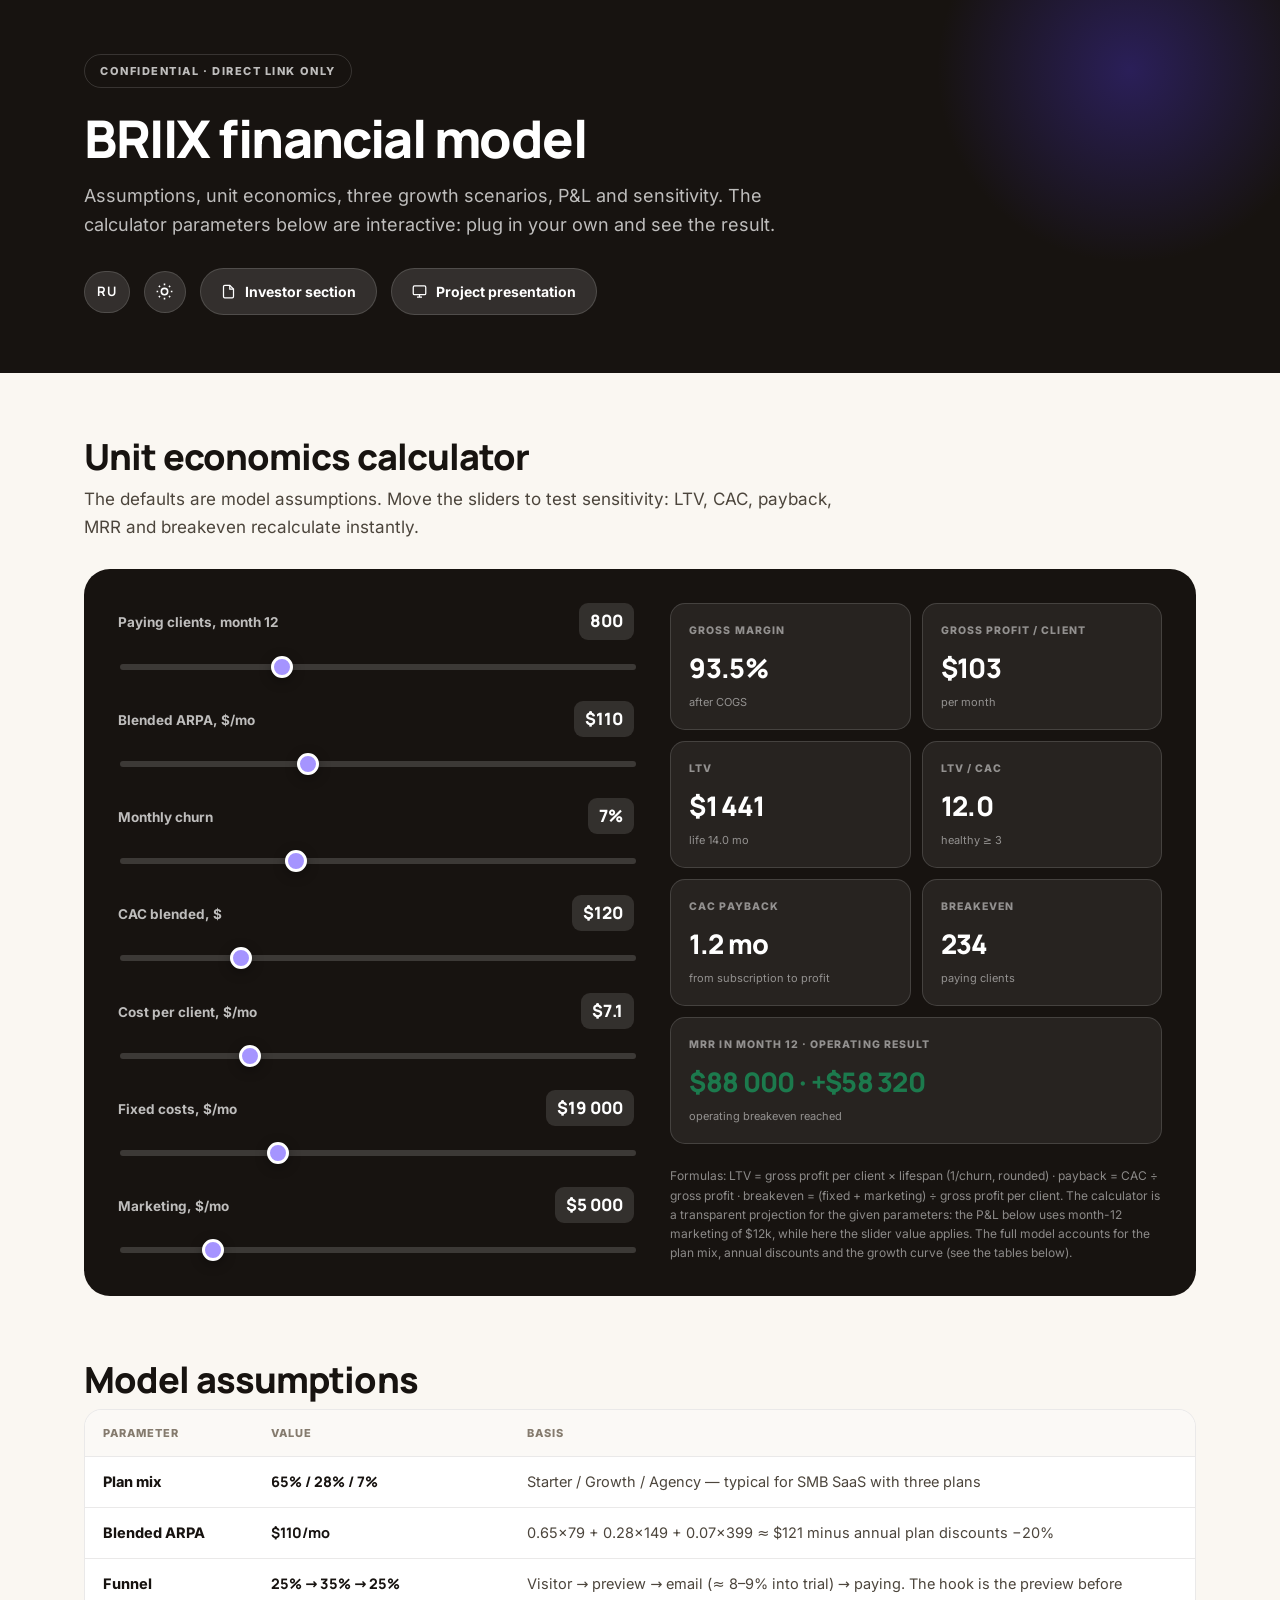
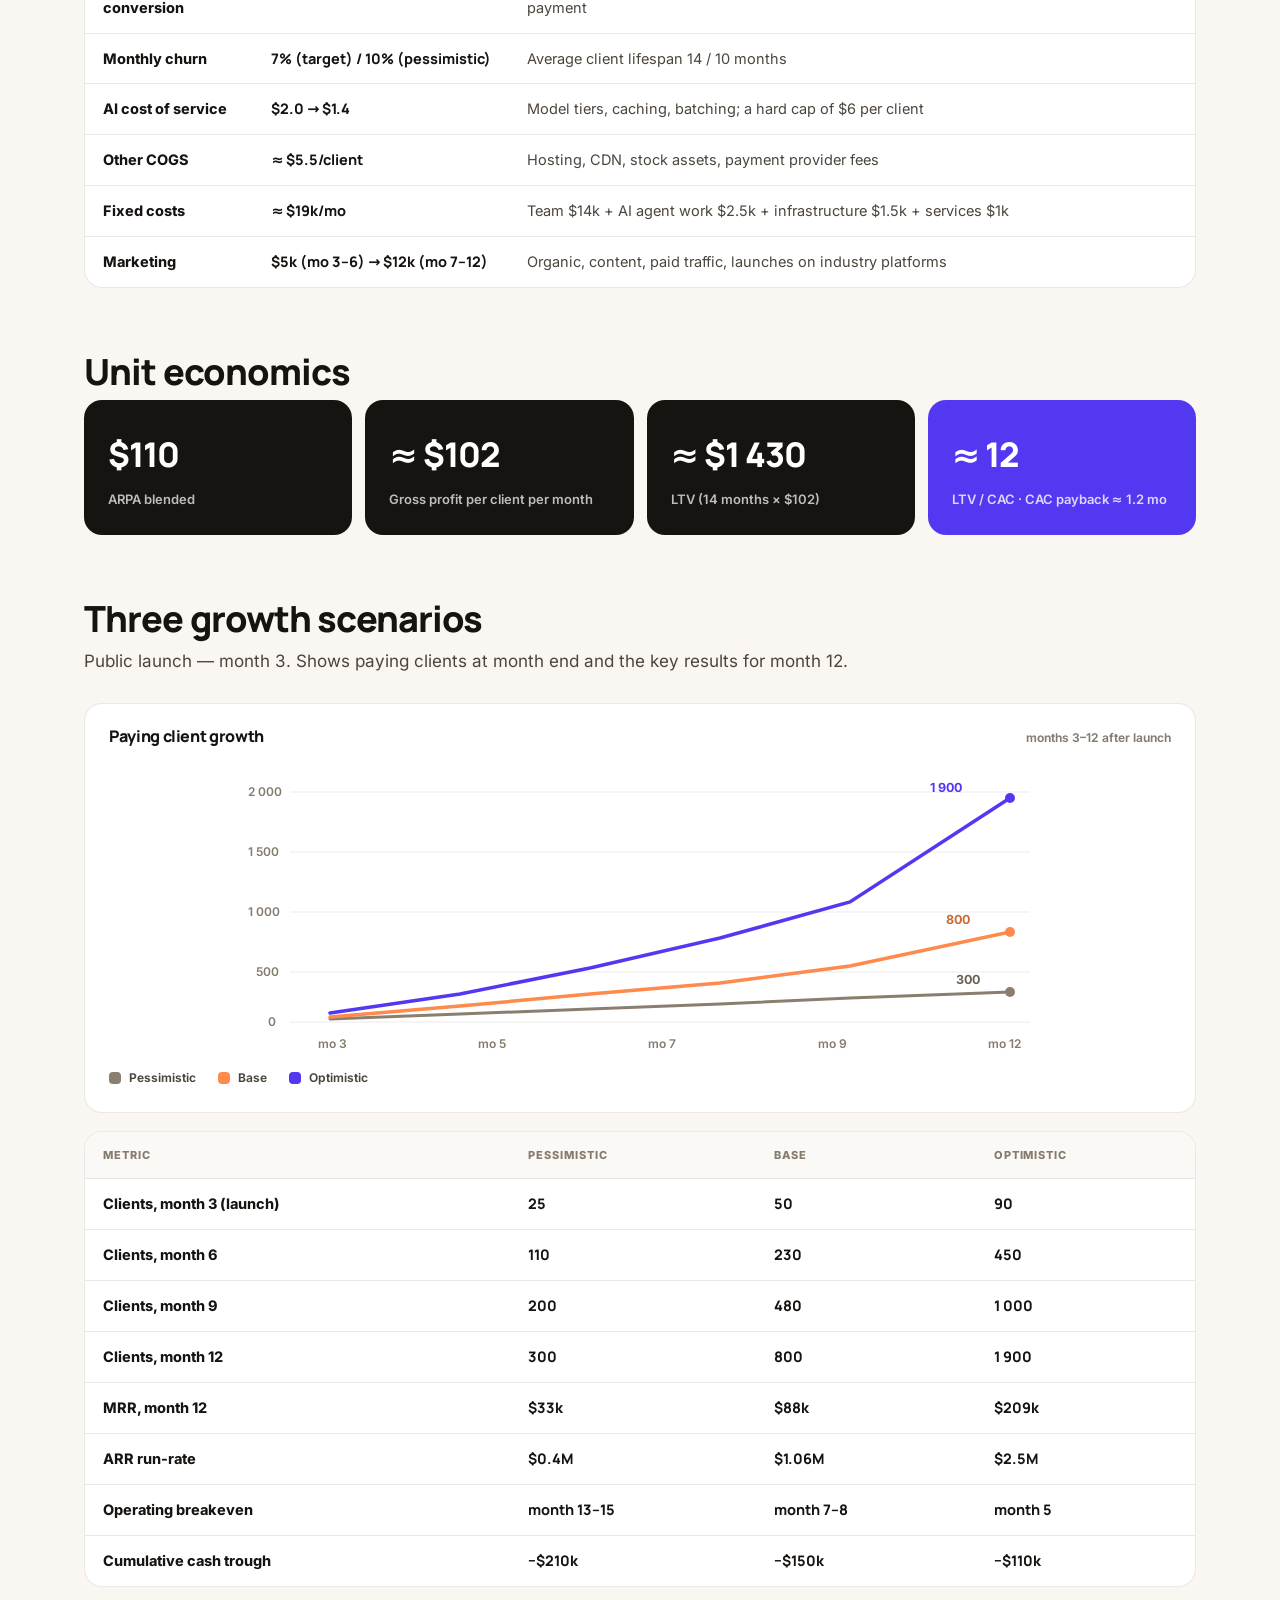
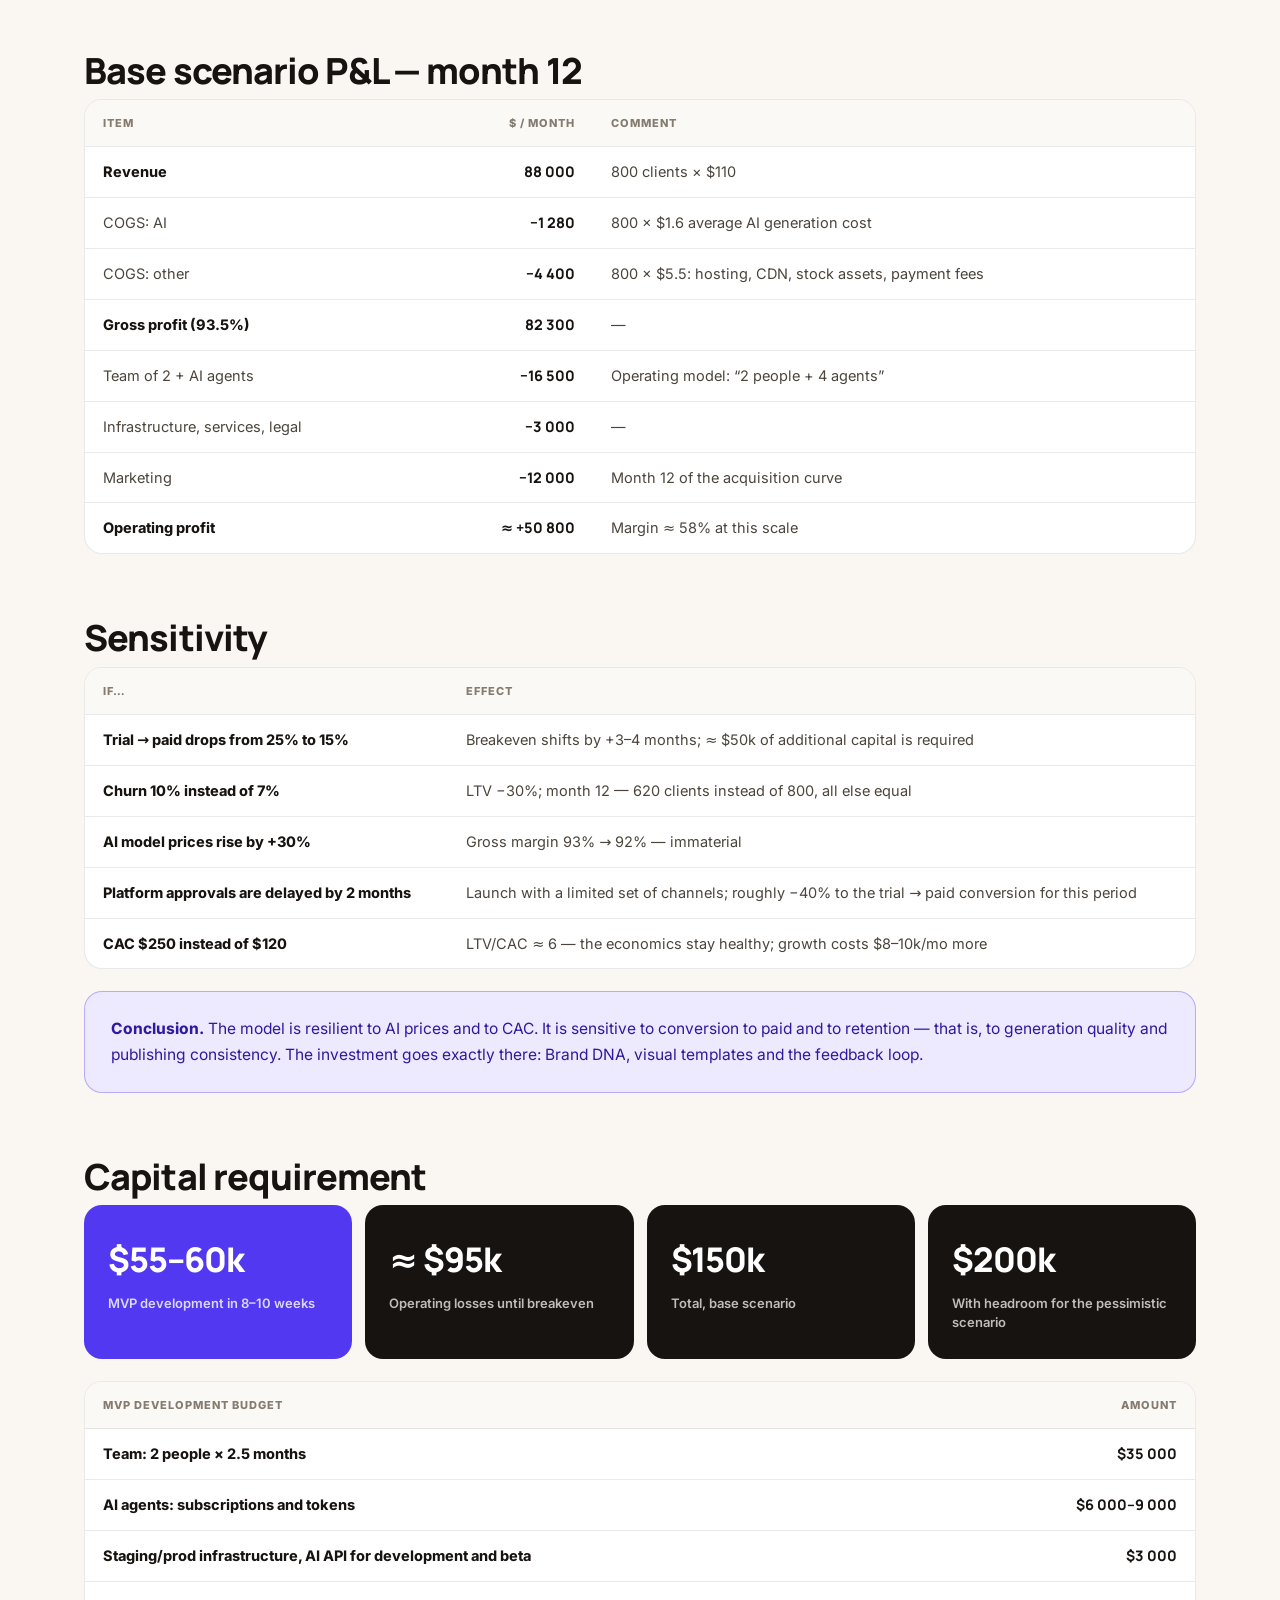
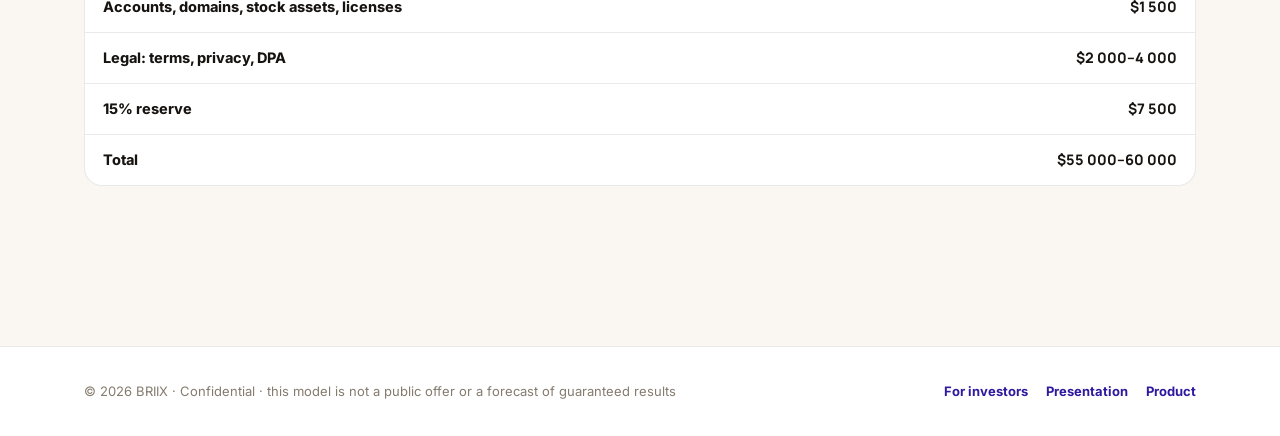
<file: site/en/fin-model/index.html>
<!DOCTYPE html>
<html lang="en">
<head>
<link rel="alternate" hreflang="ru" href="https://rucorp.github.io/briix/fin-model/">
<link rel="alternate" hreflang="en" href="https://rucorp.github.io/briix/en/fin-model/">
<link rel="alternate" hreflang="x-default" href="https://rucorp.github.io/briix/fin-model/">
<meta charset="UTF-8">
<meta name="viewport" content="width=device-width, initial-scale=1.0">
<title>BRIIX — financial model</title>
<meta name="description" content="BRIIX financial model: assumptions, unit economics, growth scenarios, P&L, sensitivity and an interactive calculator.">
<meta name="robots" content="noindex, nofollow">
<meta name="color-scheme" content="light dark">
<meta name="theme-color" content="#faf7f2" media="(prefers-color-scheme: light)">
<meta name="theme-color" content="#0f0c09" media="(prefers-color-scheme: dark)">
<script>
  /* No flash: the theme is set before CSS loads */
  (function () {
    try {
      var t = localStorage.getItem('briix-theme');
      if (t !== 'light' && t !== 'dark') {
        t = window.matchMedia && window.matchMedia('(prefers-color-scheme: dark)').matches ? 'dark' : 'light';
      }
      document.documentElement.dataset.theme = t;
    } catch (e) {}
  })();
</script>
<link rel="icon" href="../../assets/img/favicon.svg" type="image/svg+xml">
<link rel="preload" href="../../assets/fonts/inter-latin-wght-normal.woff2" as="font" type="font/woff2" crossorigin>
<link rel="preload" href="../../assets/fonts/manrope-latin-wght-normal.woff2" as="font" type="font/woff2" crossorigin>
<link rel="stylesheet" href="../../assets/css/main.css">
</head>
<body class="doc-body">

<header class="doc-header">
  <div class="container">
    <div class="conf-badge">Confidential · direct link only</div>
    <h1>BRIIX financial model</h1>
    <p class="sub">Assumptions, unit economics, three growth scenarios, P&L and sensitivity. The calculator parameters below are interactive: plug in your own and see the result.</p>
    <div class="row">
      <a class="lang-toggle on-dark" href="../../fin-model/index.html" hreflang="ru" lang="ru" title="Russian" aria-label="Switch language" onclick="try{localStorage.setItem('briix-lang','ru')}catch(e){}">RU</a>
      <button class="theme-toggle on-dark" type="button" aria-label="Toggle theme" title="Toggle theme">
        <svg class="icon-sun" viewBox="0 0 24 24" fill="none" stroke="currentColor" stroke-width="2" aria-hidden="true"><circle cx="12" cy="12" r="4"/><path d="M12 2v2M12 20v2M4.9 4.9l1.4 1.4M17.7 17.7l1.4 1.4M2 12h2M20 12h2M4.9 19.1l1.4-1.4M17.7 6.3l1.4-1.4"/></svg>
        <svg class="icon-moon" viewBox="0 0 24 24" fill="none" stroke="currentColor" stroke-width="2" aria-hidden="true"><path d="M21 12.8A9 9 0 1 1 11.2 3a7 7 0 0 0 9.8 9.8z"/></svg>
      </button>
      <a class="link-chip" href="../investors/">
        <svg viewBox="0 0 24 24" fill="none" stroke="currentColor" stroke-width="2"><path d="M14 2H6a2 2 0 0 0-2 2v16a2 2 0 0 0 2 2h12a2 2 0 0 0 2-2V8z"/><path d="M14 2v6h6"/></svg>
        Investor section
      </a>
      <a class="link-chip" href="../presentation.html">
        <svg viewBox="0 0 24 24" fill="none" stroke="currentColor" stroke-width="2"><rect x="2" y="3" width="20" height="14" rx="2"/><path d="M8 21h8M12 17v4"/></svg>
        Project presentation
      </a>
    </div>
  </div>
</header>

<main class="doc-main">
  <div class="container">

    <!-- Calculator -->
    <section class="doc-section" id="calculator">
      <h2>Unit economics calculator</h2>
      <p class="lead">The defaults are model assumptions. Move the sliders to test sensitivity: LTV, CAC, payback, MRR and breakeven recalculate instantly.</p>
      <div class="calc-shell">
        <div class="calc-grid">
          <div class="calc-controls">
            <div class="ctrl">
              <label>Paying clients, month 12 <span class="val" id="v-clients">800</span></label>
              <input type="range" id="s-clients" min="50" max="2500" step="10" value="800">
            </div>
            <div class="ctrl">
              <label>Blended ARPA, $/mo <span class="val" id="v-arpa">$110</span></label>
              <input type="range" id="s-arpa" min="60" max="200" step="5" value="110">
            </div>
            <div class="ctrl">
              <label>Monthly churn <span class="val" id="v-churn">7%</span></label>
              <input type="range" id="s-churn" min="3" max="15" step="0.5" value="7">
            </div>
            <div class="ctrl">
              <label>CAC blended, $ <span class="val" id="v-cac">$120</span></label>
              <input type="range" id="s-cac" min="40" max="400" step="10" value="120">
            </div>
            <div class="ctrl">
              <label>Cost per client, $/mo <span class="val" id="v-cogs">$7.1</span></label>
              <input type="range" id="s-cogs" min="3" max="20" step="0.1" value="7.1">
            </div>
            <div class="ctrl">
              <label>Fixed costs, $/mo <span class="val" id="v-fixed">$19 000</span></label>
              <input type="range" id="s-fixed" min="8000" max="45000" step="1000" value="19000">
            </div>
            <div class="ctrl">
              <label>Marketing, $/mo <span class="val" id="v-mkt">$5 000</span></label>
              <input type="range" id="s-mkt" min="0" max="30000" step="500" value="5000">
            </div>
          </div>

          <div>
            <div class="calc-results">
              <div class="calc-cell"><div class="k">Gross margin</div><div class="v" id="r-margin">93.5%</div><div class="h">after COGS</div></div>
              <div class="calc-cell"><div class="k">Gross profit / client</div><div class="v" id="r-gpc">$103</div><div class="h">per month</div></div>
              <div class="calc-cell"><div class="k">LTV</div><div class="v" id="r-ltv">$1 441</div><div class="h" id="r-lifespan">life 14 mo</div></div>
              <div class="calc-cell"><div class="k">LTV / CAC</div><div class="v" id="r-ltvcac">12.0</div><div class="h">healthy ≥ 3</div></div>
              <div class="calc-cell"><div class="k">CAC payback</div><div class="v" id="r-payback">1.2 mo</div><div class="h">from subscription to profit</div></div>
              <div class="calc-cell"><div class="k">Breakeven</div><div class="v" id="r-breakeven">233</div><div class="h">paying clients</div></div>
              <div class="calc-cell good wide"><div class="k">MRR in month 12 · operating result</div><div class="v" id="r-mrr">$88 000 · +$58 000</div><div class="h" id="r-note">operating breakeven reached</div></div>
            </div>
            <div class="calc-foot">
              Formulas: LTV = gross profit per client × lifespan (1/churn, rounded) · payback = CAC ÷ gross profit · breakeven = (fixed + marketing) ÷ gross profit per client.
              The calculator is a transparent projection for the given parameters: the P&L below uses month-12 marketing of $12k, while here the slider value applies. The full model accounts for the plan mix, annual discounts and the growth curve (see the tables below).
            </div>
          </div>
        </div>
      </div>
    </section>

    <!-- Assumptions -->
    <section class="doc-section" id="assumptions">
      <h2>Model assumptions</h2>
      <div class="table-wrap">
        <table class="doc-table">
          <thead><tr><th>Parameter</th><th>Value</th><th>Basis</th></tr></thead>
          <tbody>
            <tr><td class="hl">Plan mix</td><td class="num">65% / 28% / 7%</td><td>Starter / Growth / Agency — typical for SMB SaaS with three plans</td></tr>
            <tr><td class="hl">Blended ARPA</td><td class="num">$110/mo</td><td>0.65×79 + 0.28×149 + 0.07×399 ≈ $121 minus annual plan discounts −20%</td></tr>
            <tr><td class="hl">Funnel conversion</td><td class="num">25% → 35% → 25%</td><td>Visitor → preview → email (≈ 8–9% into trial) → paying. The hook is the preview before payment</td></tr>
            <tr><td class="hl">Monthly churn</td><td class="num">7% (target) / 10% (pessimistic)</td><td>Average client lifespan 14 / 10 months</td></tr>
            <tr><td class="hl">AI cost of service</td><td class="num">$2.0 → $1.4</td><td>Model tiers, caching, batching; a hard cap of $6 per client</td></tr>
            <tr><td class="hl">Other COGS</td><td class="num">≈ $5.5/client</td><td>Hosting, CDN, stock assets, payment provider fees</td></tr>
            <tr><td class="hl">Fixed costs</td><td class="num">≈ $19k/mo</td><td>Team $14k + AI agent work $2.5k + infrastructure $1.5k + services $1k</td></tr>
            <tr><td class="hl">Marketing</td><td class="num">$5k (mo 3–6) → $12k (mo 7–12)</td><td>Organic, content, paid traffic, launches on industry platforms</td></tr>
          </tbody>
        </table>
      </div>
    </section>

    <!-- Unit economics -->
    <section class="doc-section" id="unit">
      <h2>Unit economics</h2>
      <div class="stat-band">
        <div class="stat-cell"><div class="v">$110</div><div class="l">ARPA blended</div></div>
        <div class="stat-cell"><div class="v">≈ $102</div><div class="l">Gross profit per client per month</div></div>
        <div class="stat-cell"><div class="v">≈ $1 430</div><div class="l">LTV (14 months × $102)</div></div>
        <div class="stat-cell accent"><div class="v">≈ 12</div><div class="l">LTV / CAC · CAC payback ≈ 1.2 mo</div></div>
      </div>
    </section>

    <!-- Scenarios -->
    <section class="doc-section" id="scenarios">
      <h2>Three growth scenarios</h2>
      <p class="lead">Public launch — month 3. Shows paying clients at month end and the key results for month 12.</p>

      <div class="spark-wrap" style="margin-bottom:18px">
        <div class="t"><h3>Paying client growth</h3><span>months 3–12 after launch</span></div>
        <svg viewBox="0 0 820 300" width="100%" height="300" role="img" aria-label="Client growth chart across three scenarios">
          <!-- grid -->
          <g stroke="rgba(23,19,16,0.08)" stroke-width="1">
            <line x1="60" y1="30" x2="800" y2="30"/>
            <line x1="60" y1="90" x2="800" y2="90"/>
            <line x1="60" y1="150" x2="800" y2="150"/>
            <line x1="60" y1="210" x2="800" y2="210"/>
            <line x1="60" y1="260" x2="800" y2="260"/>
          </g>
          <g fill="#857b6e" font-size="12" font-family="Inter Variable, sans-serif" font-weight="600">
            <text x="18" y="34">2 000</text>
            <text x="18" y="94">1 500</text>
            <text x="18" y="154">1 000</text>
            <text x="26" y="214">500</text>
            <text x="38" y="264">0</text>
            <text x="88" y="286">mo 3</text>
            <text x="248" y="286">mo 5</text>
            <text x="418" y="286">mo 7</text>
            <text x="588" y="286">mo 9</text>
            <text x="758" y="286">mo 12</text>
          </g>
          <!-- pessimistic: 25, 60, 110, 150, 200, 240, 300 -->
          <polyline fill="none" stroke="#8a7f6f" stroke-width="3" stroke-linecap="round"
            points="100,257 230,252 360,247 490,242 620,236 780,230"/>
          <!-- base: 50, 130, 230, 330, 480, 620, 800 -->
          <polyline fill="none" stroke="#FF8A4C" stroke-width="3.5" stroke-linecap="round"
            points="100,255 230,244 360,232 490,221 620,204 780,170"/>
          <!-- optimistic: 90, 240, 450, 700, 1000, 1450, 1900 -->
          <polyline fill="none" stroke="#5338F2" stroke-width="3.5" stroke-linecap="round"
            points="100,251 230,232 360,206 490,176 620,140 780,36"/>
          <!-- labels -->
          <g font-family="Inter Variable, sans-serif" font-size="12.5" font-weight="700">
            <circle cx="780" cy="230" r="5" fill="#8a7f6f"/><text x="726" y="222" fill="#6b6153">300</text>
            <circle cx="780" cy="170" r="5" fill="#FF8A4C"/><text x="716" y="162" fill="#c96a35">800</text>
            <circle cx="780" cy="36" r="5" fill="#5338F2"/><text x="700" y="30" fill="#5338F2">1 900</text>
          </g>
        </svg>
        <div class="s-legend" style="margin-top:6px">
          <span style="color:var(--ink-2)"><i style="background:#8a7f6f"></i>Pessimistic</span>
          <span style="color:var(--ink-2)"><i style="background:#FF8A4C"></i>Base</span>
          <span style="color:var(--ink-2)"><i style="background:#5338F2"></i>Optimistic</span>
        </div>
      </div>

      <div class="table-wrap">
        <table class="doc-table">
          <thead><tr><th>Metric</th><th>Pessimistic</th><th>Base</th><th>Optimistic</th></tr></thead>
          <tbody>
            <tr><td class="hl">Clients, month 3 (launch)</td><td class="num">25</td><td class="num">50</td><td class="num">90</td></tr>
            <tr><td class="hl">Clients, month 6</td><td class="num">110</td><td class="num">230</td><td class="num">450</td></tr>
            <tr><td class="hl">Clients, month 9</td><td class="num">200</td><td class="num">480</td><td class="num">1 000</td></tr>
            <tr><td class="hl">Clients, month 12</td><td class="num">300</td><td class="num hl">800</td><td class="num">1 900</td></tr>
            <tr><td class="hl">MRR, month 12</td><td class="num">$33k</td><td class="num hl">$88k</td><td class="num">$209k</td></tr>
            <tr><td class="hl">ARR run-rate</td><td class="num">$0.4M</td><td class="num hl">$1.06M</td><td class="num">$2.5M</td></tr>
            <tr><td class="hl">Operating breakeven</td><td class="num">month 13–15</td><td class="num hl">month 7–8</td><td class="num">month 5</td></tr>
            <tr><td class="hl">Cumulative cash trough</td><td class="num">−$210k</td><td class="num hl">−$150k</td><td class="num">−$110k</td></tr>
          </tbody>
        </table>
      </div>
    </section>

    <!-- P&L -->
    <section class="doc-section" id="pnl">
      <h2>Base scenario P&L — month 12</h2>
      <div class="table-wrap">
        <table class="doc-table">
          <thead><tr><th>Item</th><th style="text-align:right">$ / month</th><th>Comment</th></tr></thead>
          <tbody>
            <tr><td class="hl">Revenue</td><td class="num" style="text-align:right">88 000</td><td>800 clients × $110</td></tr>
            <tr><td>COGS: AI</td><td class="num" style="text-align:right">−1 280</td><td>800 × $1.6 average AI generation cost</td></tr>
            <tr><td>COGS: other</td><td class="num" style="text-align:right">−4 400</td><td>800 × $5.5: hosting, CDN, stock assets, payment fees</td></tr>
            <tr><td class="hl">Gross profit (93.5%)</td><td class="num hl" style="text-align:right">82 300</td><td>—</td></tr>
            <tr><td>Team of 2 + AI agents</td><td class="num" style="text-align:right">−16 500</td><td>Operating model: “2 people + 4 agents”</td></tr>
            <tr><td>Infrastructure, services, legal</td><td class="num" style="text-align:right">−3 000</td><td>—</td></tr>
            <tr><td>Marketing</td><td class="num" style="text-align:right">−12 000</td><td>Month 12 of the acquisition curve</td></tr>
            <tr><td class="hl">Operating profit</td><td class="num hl" style="text-align:right">≈ +50 800</td><td>Margin ≈ 58% at this scale</td></tr>
          </tbody>
        </table>
      </div>
    </section>

    <!-- Sensitivity -->
    <section class="doc-section" id="sensitivity">
      <h2>Sensitivity</h2>
      <div class="table-wrap">
        <table class="doc-table">
          <thead><tr><th>If…</th><th>Effect</th></tr></thead>
          <tbody>
            <tr><td class="hl">Trial → paid drops from 25% to 15%</td><td>Breakeven shifts by +3–4 months; ≈ $50k of additional capital is required</td></tr>
            <tr><td class="hl">Churn 10% instead of 7%</td><td>LTV −30%; month 12 — 620 clients instead of 800, all else equal</td></tr>
            <tr><td class="hl">AI model prices rise by +30%</td><td>Gross margin 93% → 92% — immaterial</td></tr>
            <tr><td class="hl">Platform approvals are delayed by 2 months</td><td>Launch with a limited set of channels; roughly −40% to the trial → paid conversion for this period</td></tr>
            <tr><td class="hl">CAC $250 instead of $120</td><td>LTV/CAC ≈ 6 — the economics stay healthy; growth costs $8–10k/mo more</td></tr>
          </tbody>
        </table>
      </div>
      <div class="callout" style="margin-top:22px">
        <b>Conclusion.</b> The model is resilient to AI prices and to CAC. It is sensitive to conversion to paid and to retention — that is, to generation quality and publishing consistency. The investment goes exactly there: Brand DNA, visual templates and the feedback loop.
      </div>
    </section>

    <!-- Capital -->
    <section class="doc-section" id="capital">
      <h2>Capital requirement</h2>
      <div class="stat-band" style="margin-bottom:22px">
        <div class="stat-cell accent"><div class="v">$55–60k</div><div class="l">MVP development in 8–10 weeks</div></div>
        <div class="stat-cell"><div class="v">≈ $95k</div><div class="l">Operating losses until breakeven</div></div>
        <div class="stat-cell"><div class="v">$150k</div><div class="l">Total, base scenario</div></div>
        <div class="stat-cell"><div class="v">$200k</div><div class="l">With headroom for the pessimistic scenario</div></div>
      </div>
      <div class="table-wrap">
        <table class="doc-table">
          <thead><tr><th>MVP development budget</th><th style="text-align:right">Amount</th></tr></thead>
          <tbody>
            <tr><td class="hl">Team: 2 people × 2.5 months</td><td class="num" style="text-align:right">$35 000</td></tr>
            <tr><td class="hl">AI agents: subscriptions and tokens</td><td class="num" style="text-align:right">$6 000–9 000</td></tr>
            <tr><td class="hl">Staging/prod infrastructure, AI API for development and beta</td><td class="num" style="text-align:right">$3 000</td></tr>
            <tr><td class="hl">Accounts, domains, stock assets, licenses</td><td class="num" style="text-align:right">$1 500</td></tr>
            <tr><td class="hl">Legal: terms, privacy, DPA</td><td class="num" style="text-align:right">$2 000–4 000</td></tr>
            <tr><td class="hl">15% reserve</td><td class="num" style="text-align:right">$7 500</td></tr>
            <tr><td class="hl">Total</td><td class="num hl" style="text-align:right">$55 000–60 000</td></tr>
          </tbody>
        </table>
      </div>
    </section>

  </div>
</main>

<footer class="doc-footer">
  <div class="container row">
    <div>© 2026 BRIIX · Confidential · this model is not a public offer or a forecast of guaranteed results</div>
    <div style="display:flex;gap:18px;flex-wrap:wrap">
      <a href="../investors/">For investors</a>
      <a href="../presentation.html">Presentation</a>
      <a href="../index.html">Product</a>
    </div>
  </div>
</footer>

<script src="../../assets/js/theme.js"></script>
<script src="../../assets/i18n/en.js"></script>
<script src="../../assets/js/finmodel.js"></script>
</body>
</html>
</file>
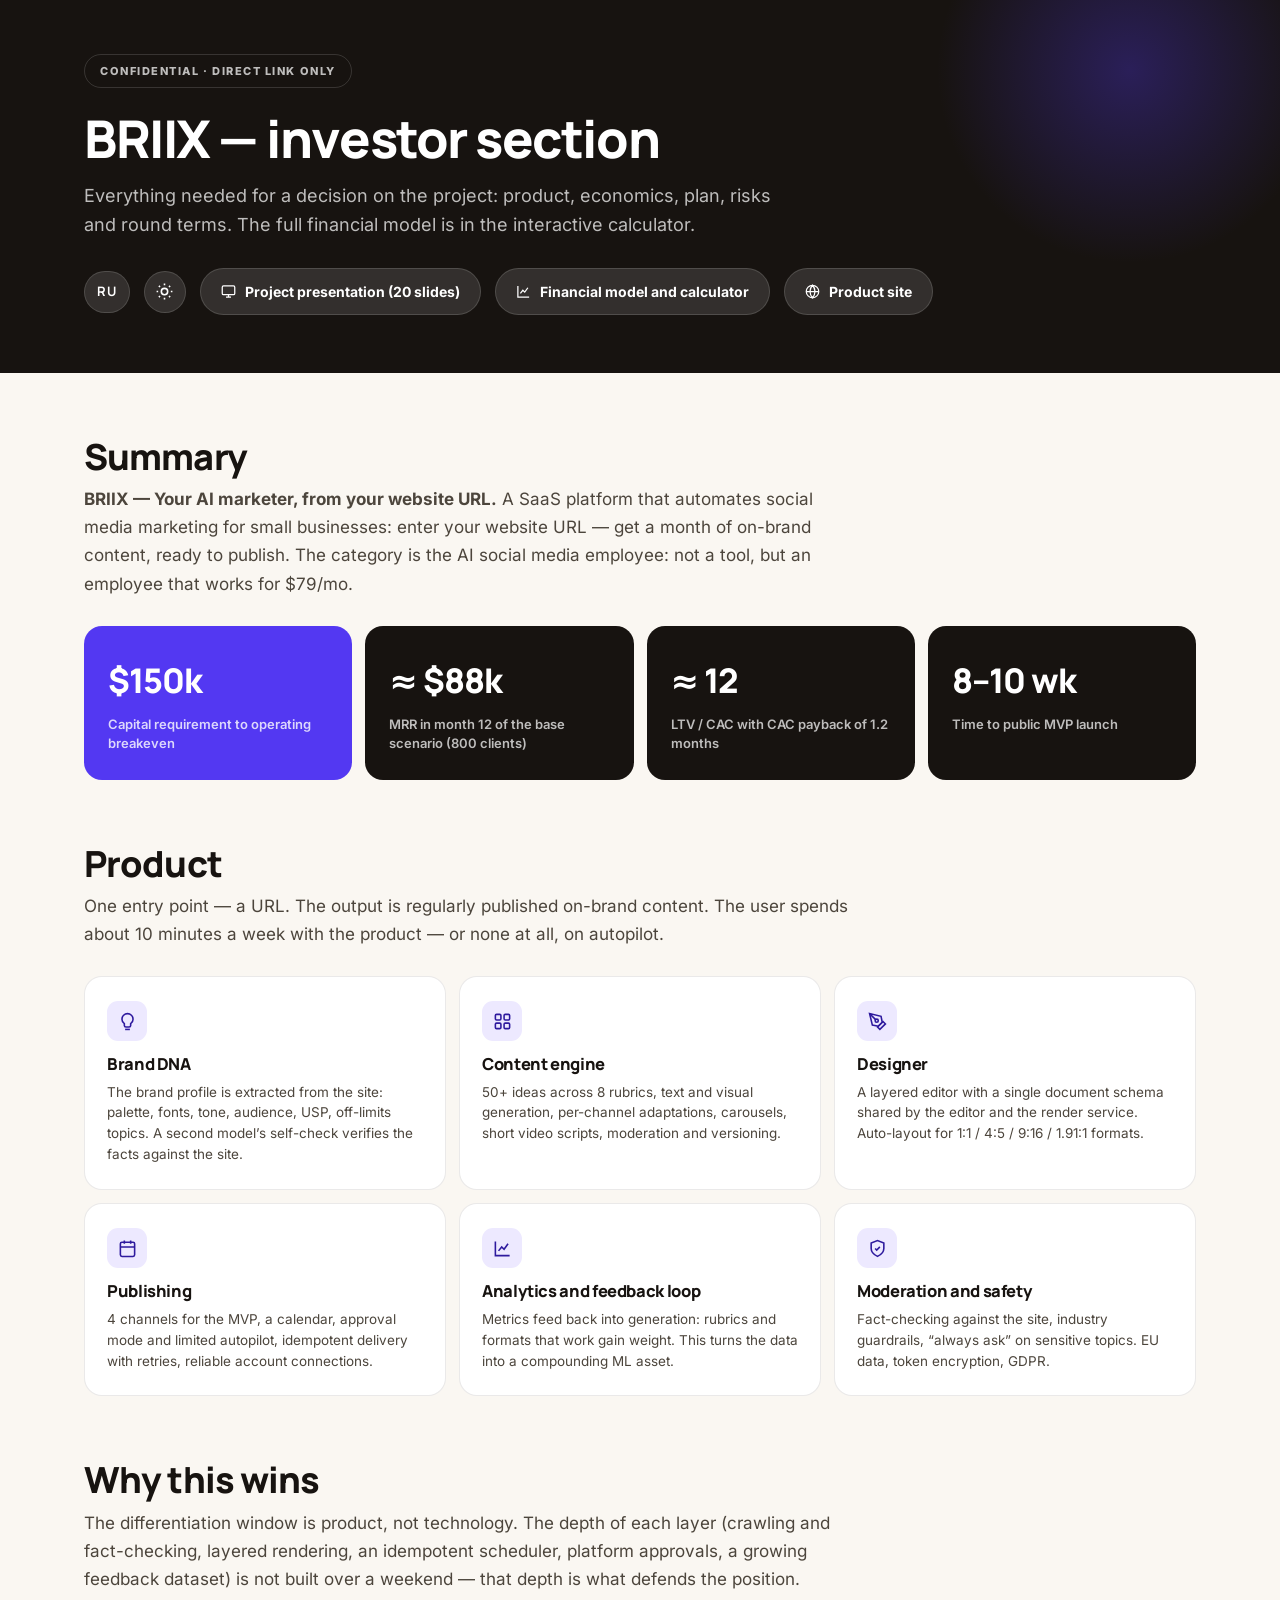
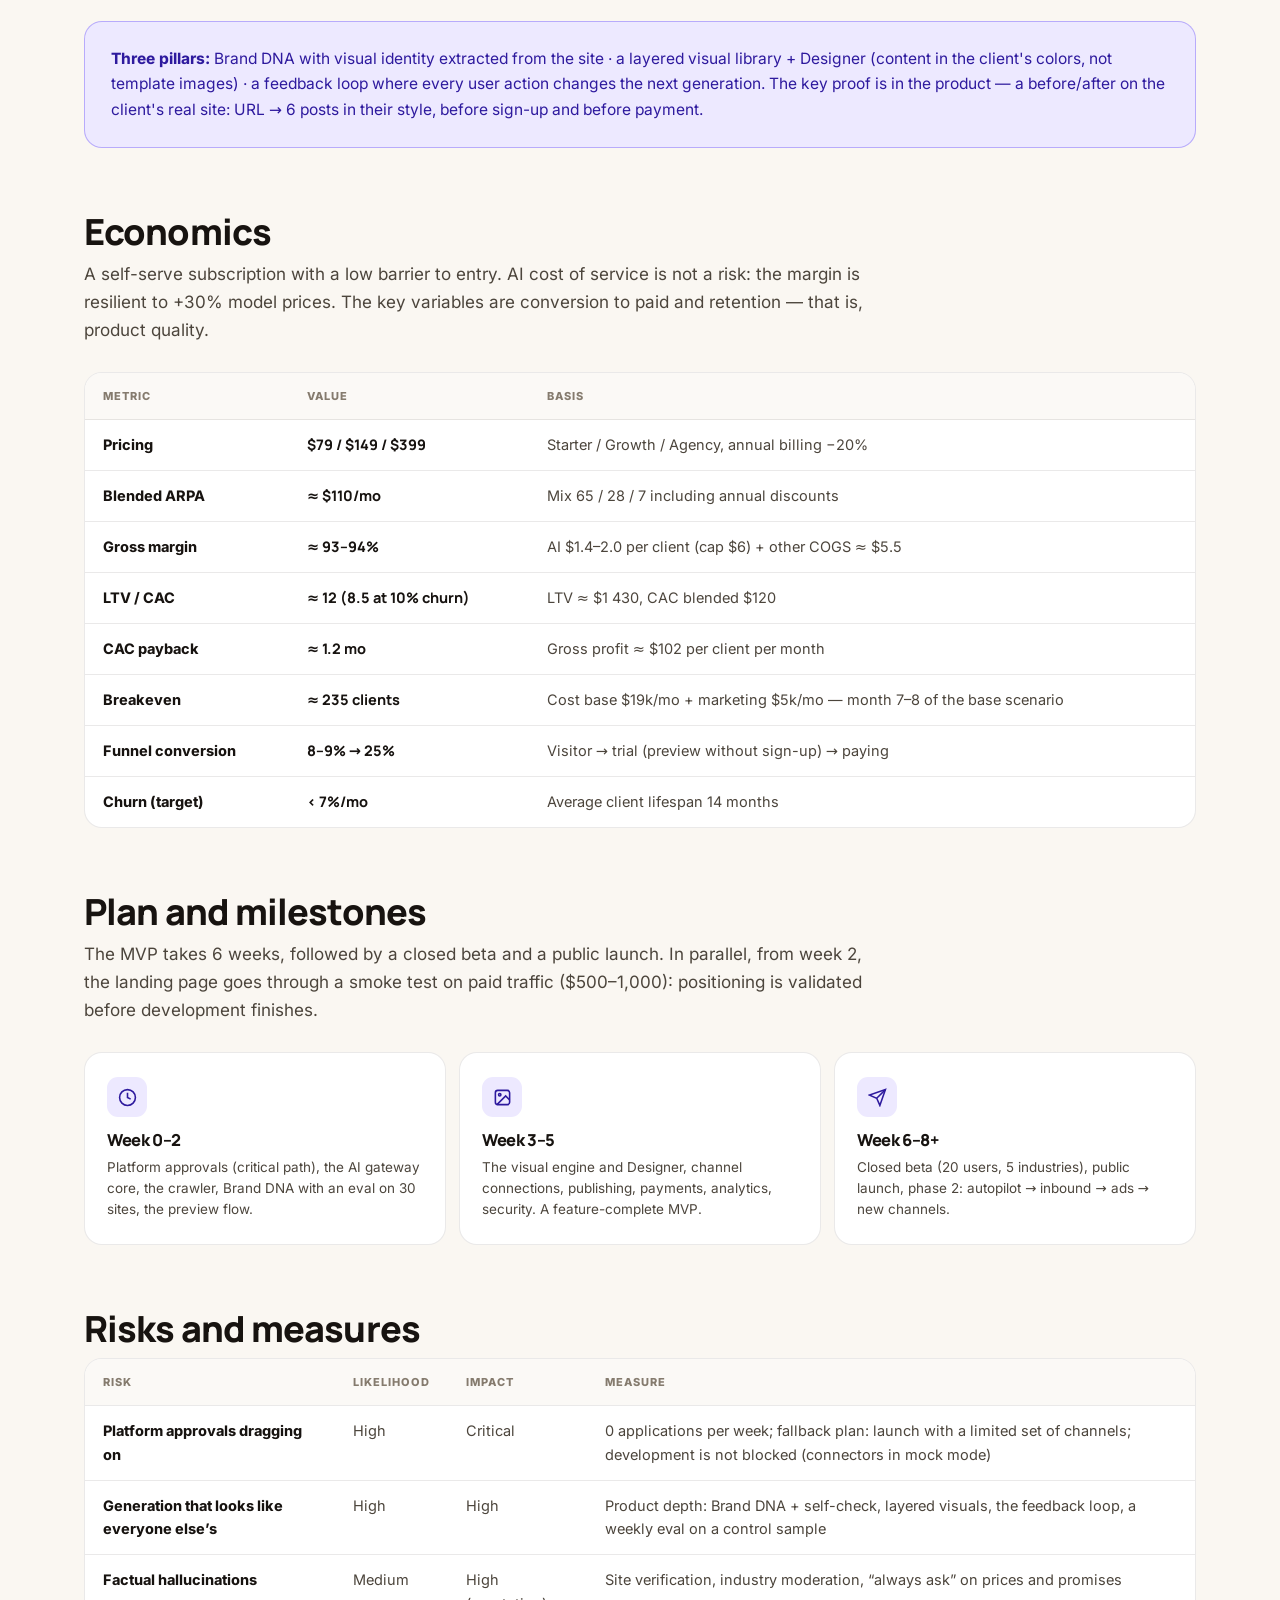
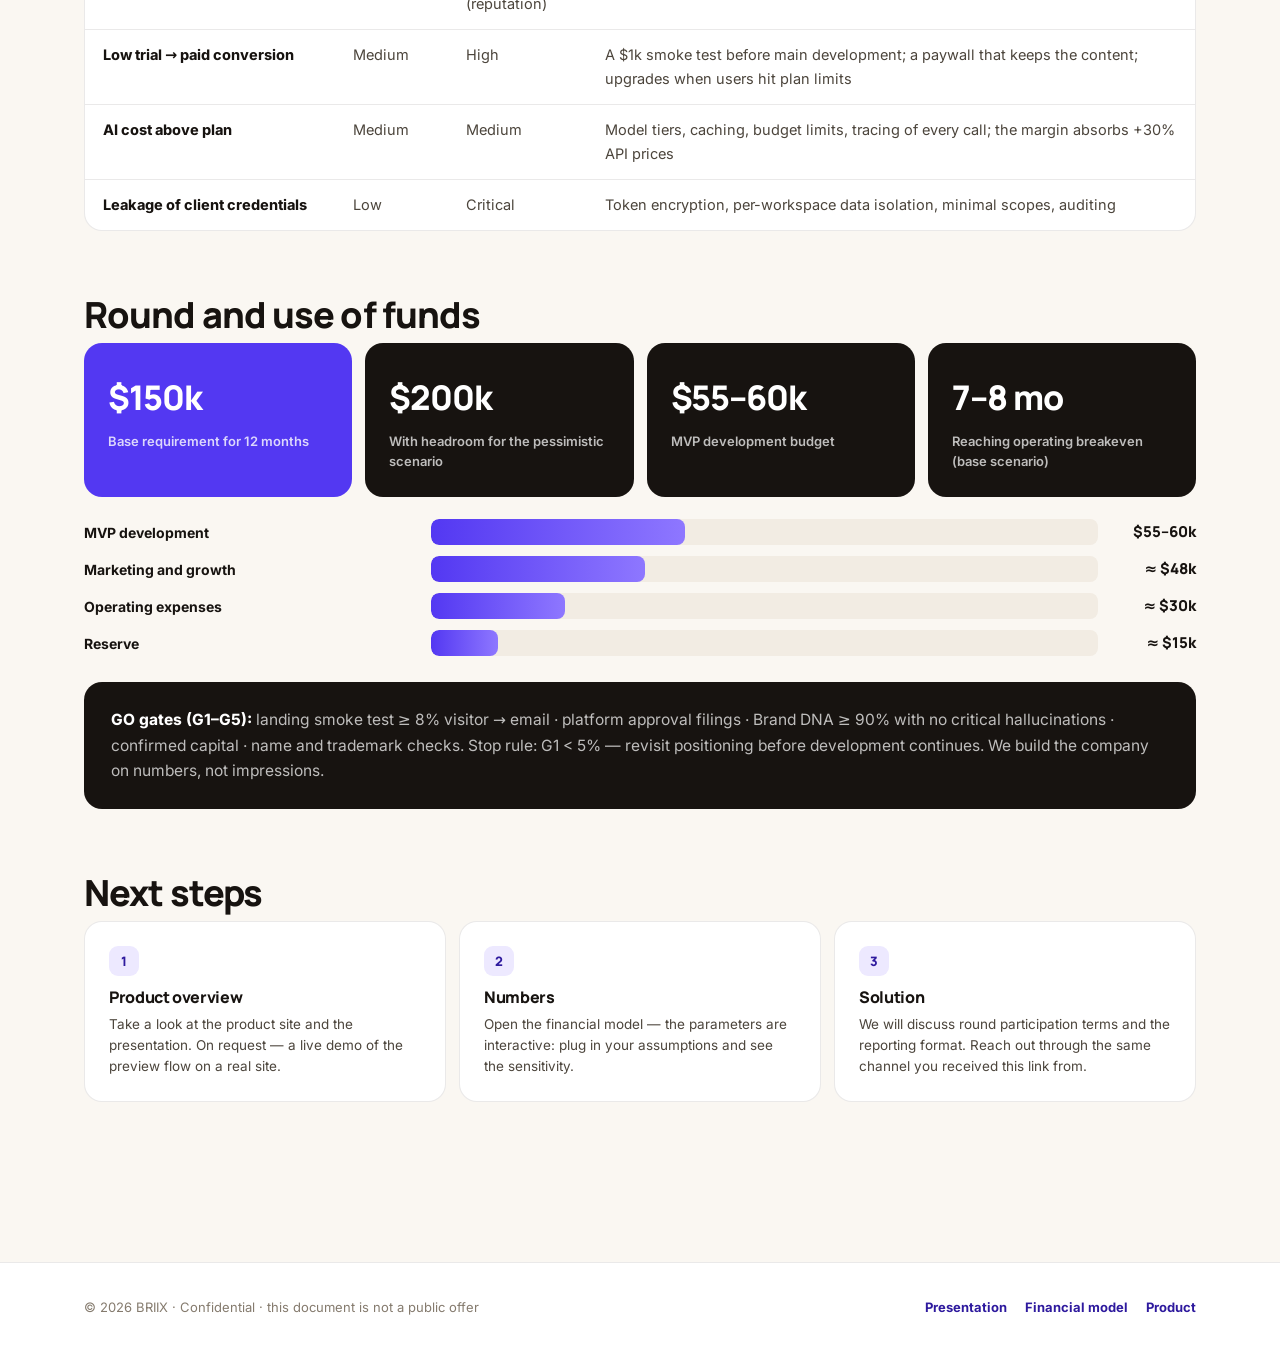
<file: site/en/investors/index.html>
<!DOCTYPE html>
<html lang="en">
<head>
<link rel="alternate" hreflang="ru" href="https://rucorp.github.io/briix/investors/">
<link rel="alternate" hreflang="en" href="https://rucorp.github.io/briix/en/investors/">
<link rel="alternate" hreflang="x-default" href="https://rucorp.github.io/briix/investors/">
<meta charset="UTF-8">
<meta name="viewport" content="width=device-width, initial-scale=1.0">
<title>BRIIX — investor section</title>
<meta name="description" content="BRIIX investor section: summary, economics, plan, risks and round terms.">
<meta name="robots" content="noindex, nofollow">
<meta name="color-scheme" content="light dark">
<meta name="theme-color" content="#faf7f2" media="(prefers-color-scheme: light)">
<meta name="theme-color" content="#0f0c09" media="(prefers-color-scheme: dark)">
<script>
  /* No flash: the theme is set before CSS loads */
  (function () {
    try {
      var t = localStorage.getItem('briix-theme');
      if (t !== 'light' && t !== 'dark') {
        t = window.matchMedia && window.matchMedia('(prefers-color-scheme: dark)').matches ? 'dark' : 'light';
      }
      document.documentElement.dataset.theme = t;
    } catch (e) {}
  })();
</script>
<link rel="icon" href="../../assets/img/favicon.svg" type="image/svg+xml">
<link rel="preload" href="../../assets/fonts/inter-latin-wght-normal.woff2" as="font" type="font/woff2" crossorigin>
<link rel="preload" href="../../assets/fonts/manrope-latin-wght-normal.woff2" as="font" type="font/woff2" crossorigin>
<link rel="stylesheet" href="../../assets/css/main.css">
</head>
<body class="doc-body">

<header class="doc-header">
  <div class="container">
    <div class="conf-badge">Confidential · direct link only</div>
    <h1>BRIIX — investor section</h1>
    <p class="sub">Everything needed for a decision on the project: product, economics, plan, risks and round terms. The full financial model is in the interactive calculator.</p>
    <div class="row">
      <a class="lang-toggle on-dark" href="../../investors/index.html" hreflang="ru" lang="ru" title="Russian" aria-label="Switch language" onclick="try{localStorage.setItem('briix-lang','ru')}catch(e){}">RU</a>
      <button class="theme-toggle on-dark" type="button" aria-label="Toggle theme" title="Toggle theme">
        <svg class="icon-sun" viewBox="0 0 24 24" fill="none" stroke="currentColor" stroke-width="2" aria-hidden="true"><circle cx="12" cy="12" r="4"/><path d="M12 2v2M12 20v2M4.9 4.9l1.4 1.4M17.7 17.7l1.4 1.4M2 12h2M20 12h2M4.9 19.1l1.4-1.4M17.7 6.3l1.4-1.4"/></svg>
        <svg class="icon-moon" viewBox="0 0 24 24" fill="none" stroke="currentColor" stroke-width="2" aria-hidden="true"><path d="M21 12.8A9 9 0 1 1 11.2 3a7 7 0 0 0 9.8 9.8z"/></svg>
      </button>
      <a class="link-chip" href="../presentation.html">
        <svg viewBox="0 0 24 24" fill="none" stroke="currentColor" stroke-width="2"><rect x="2" y="3" width="20" height="14" rx="2"/><path d="M8 21h8M12 17v4"/></svg>
        Project presentation (20 slides)
      </a>
      <a class="link-chip" href="../fin-model/">
        <svg viewBox="0 0 24 24" fill="none" stroke="currentColor" stroke-width="2"><path d="M3 3v18h18"/><path d="M7 15l4-5 3 3 5-7"/></svg>
        Financial model and calculator
      </a>
      <a class="link-chip" href="../index.html">
        <svg viewBox="0 0 24 24" fill="none" stroke="currentColor" stroke-width="2"><circle cx="12" cy="12" r="10"/><path d="M2 12h20M12 2a15.3 15.3 0 0 1 4 10 15.3 15.3 0 0 1-4 10 15.3 15.3 0 0 1-4-10 15.3 15.3 0 0 1 4-10z"/></svg>
        Product site
      </a>
    </div>
  </div>
</header>

<main class="doc-main">
  <div class="container">

    <!-- Summary -->
    <section class="doc-section" id="summary">
      <h2>Summary</h2>
      <p class="lead"><b>BRIIX — Your AI marketer, from your website URL.</b> A SaaS platform that automates social media marketing for small businesses: enter your website URL — get a month of on-brand content, ready to publish. The category is the AI social media employee: not a tool, but an employee that works for $79/mo.</p>
      <div class="stat-band">
        <div class="stat-cell accent"><div class="v">$150k</div><div class="l">Capital requirement to operating breakeven</div></div>
        <div class="stat-cell"><div class="v">≈ $88k</div><div class="l">MRR in month 12 of the base scenario (800 clients)</div></div>
        <div class="stat-cell"><div class="v">≈ 12</div><div class="l">LTV / CAC with CAC payback of 1.2 months</div></div>
        <div class="stat-cell"><div class="v">8–10 wk</div><div class="l">Time to public MVP launch</div></div>
      </div>
    </section>

    <!-- Product -->
    <section class="doc-section" id="product">
      <h2>Product</h2>
      <p class="lead">One entry point — a URL. The output is regularly published on-brand content. The user spends about 10 minutes a week with the product — or none at all, on autopilot.</p>
      <div class="highlight-grid">
        <div class="hl-card">
          <div class="ico"><svg viewBox="0 0 24 24" fill="none" stroke="currentColor" stroke-width="2"><path d="M12 2a7 7 0 0 1 7 7c0 2.4-1.2 4.5-3 5.7V17a2 2 0 0 1-2 2h-4a2 2 0 0 1-2-2v-2.3c-1.8-1.2-3-3.3-3-5.7a7 7 0 0 1 7-7z"/><path d="M9 22h6"/></svg></div>
          <h3>Brand DNA</h3>
          <p>The brand profile is extracted from the site: palette, fonts, tone, audience, USP, off-limits topics. A second model’s self-check verifies the facts against the site.</p>
        </div>
        <div class="hl-card">
          <div class="ico"><svg viewBox="0 0 24 24" fill="none" stroke="currentColor" stroke-width="2"><rect x="3" y="3" width="7" height="7" rx="1.5"/><rect x="14" y="3" width="7" height="7" rx="1.5"/><rect x="3" y="14" width="7" height="7" rx="1.5"/><rect x="14" y="14" width="7" height="7" rx="1.5"/></svg></div>
          <h3>Content engine</h3>
          <p>50+ ideas across 8 rubrics, text and visual generation, per-channel adaptations, carousels, short video scripts, moderation and versioning.</p>
        </div>
        <div class="hl-card">
          <div class="ico"><svg viewBox="0 0 24 24" fill="none" stroke="currentColor" stroke-width="2"><path d="M12 19l7-7 3 3-7 7-3-3z"/><path d="M18 13l-1.5-7.5L2 2l3.5 14.5L13 18l5-5z"/><path d="M2 2l7.586 7.586"/><circle cx="11" cy="11" r="2"/></svg></div>
          <h3>Designer</h3>
          <p>A layered editor with a single document schema shared by the editor and the render service. Auto-layout for 1:1 / 4:5 / 9:16 / 1.91:1 formats.</p>
        </div>
        <div class="hl-card">
          <div class="ico"><svg viewBox="0 0 24 24" fill="none" stroke="currentColor" stroke-width="2"><rect x="3" y="4" width="18" height="18" rx="2"/><path d="M16 2v4M8 2v4M3 10h18"/></svg></div>
          <h3>Publishing</h3>
          <p>4 channels for the MVP, a calendar, approval mode and limited autopilot, idempotent delivery with retries, reliable account connections.</p>
        </div>
        <div class="hl-card">
          <div class="ico"><svg viewBox="0 0 24 24" fill="none" stroke="currentColor" stroke-width="2"><path d="M3 3v18h18"/><path d="M7 15l4-5 3 3 5-7"/></svg></div>
          <h3>Analytics and feedback loop</h3>
          <p>Metrics feed back into generation: rubrics and formats that work gain weight. This turns the data into a compounding ML asset.</p>
        </div>
        <div class="hl-card">
          <div class="ico"><svg viewBox="0 0 24 24" fill="none" stroke="currentColor" stroke-width="2"><path d="M12 22s8-4 8-10V5l-8-3-8 3v7c0 6 8 10 8 10z"/><path d="M9 12l2 2 4-4"/></svg></div>
          <h3>Moderation and safety</h3>
          <p>Fact-checking against the site, industry guardrails, “always ask” on sensitive topics. EU data, token encryption, GDPR.</p>
        </div>
      </div>
    </section>

    <!-- Why we win -->
    <section class="doc-section" id="edge">
      <h2>Why this wins</h2>
      <p class="lead">The differentiation window is product, not technology. The depth of each layer (crawling and fact-checking, layered rendering, an idempotent scheduler, platform approvals, a growing feedback dataset) is not built over a weekend — that depth is what defends the position.</p>
      <div class="callout">
        <b>Three pillars:</b> Brand DNA with visual identity extracted from the site · a layered visual library + Designer (content in the client's colors, not template images) · a feedback loop where every user action changes the next generation.
        The key proof is in the product — a before/after on the client's real site: URL → 6 posts in their style, before sign-up and before payment.
      </div>
    </section>

    <!-- Economics -->
    <section class="doc-section" id="economics">
      <h2>Economics</h2>
      <p class="lead">A self-serve subscription with a low barrier to entry. AI cost of service is not a risk: the margin is resilient to +30% model prices. The key variables are conversion to paid and retention — that is, product quality.</p>
      <div class="table-wrap">
        <table class="doc-table">
          <thead><tr><th>Metric</th><th>Value</th><th>Basis</th></tr></thead>
          <tbody>
            <tr><td class="hl">Pricing</td><td class="num">$79 / $149 / $399</td><td>Starter / Growth / Agency, annual billing −20%</td></tr>
            <tr><td class="hl">Blended ARPA</td><td class="num">≈ $110/mo</td><td>Mix 65 / 28 / 7 including annual discounts</td></tr>
            <tr><td class="hl">Gross margin</td><td class="num">≈ 93–94%</td><td>AI $1.4–2.0 per client (cap $6) + other COGS ≈ $5.5</td></tr>
            <tr><td class="hl">LTV / CAC</td><td class="num">≈ 12 (8.5 at 10% churn)</td><td>LTV ≈ $1 430, CAC blended $120</td></tr>
            <tr><td class="hl">CAC payback</td><td class="num">≈ 1.2 mo</td><td>Gross profit ≈ $102 per client per month</td></tr>
            <tr><td class="hl">Breakeven</td><td class="num">≈ 235 clients</td><td>Cost base $19k/mo + marketing $5k/mo — month 7–8 of the base scenario</td></tr>
            <tr><td class="hl">Funnel conversion</td><td class="num">8–9% → 25%</td><td>Visitor → trial (preview without sign-up) → paying</td></tr>
            <tr><td class="hl">Churn (target)</td><td class="num">&lt; 7%/mo</td><td>Average client lifespan 14 months</td></tr>
          </tbody>
        </table>
      </div>
    </section>

    <!-- Plan -->
    <section class="doc-section" id="plan">
      <h2>Plan and milestones</h2>
      <p class="lead">The MVP takes 6 weeks, followed by a closed beta and a public launch. In parallel, from week 2, the landing page goes through a smoke test on paid traffic ($500–1,000): positioning is validated before development finishes.</p>
      <div class="highlight-grid">
        <div class="hl-card">
          <div class="ico"><svg viewBox="0 0 24 24" fill="none" stroke="currentColor" stroke-width="2"><circle cx="12" cy="12" r="10"/><path d="M12 6v6l4 2"/></svg></div>
          <h3>Week 0–2</h3>
          <p>Platform approvals (critical path), the AI gateway core, the crawler, Brand DNA with an eval on 30 sites, the preview flow.</p>
        </div>
        <div class="hl-card">
          <div class="ico"><svg viewBox="0 0 24 24" fill="none" stroke="currentColor" stroke-width="2"><rect x="3" y="3" width="18" height="18" rx="3"/><circle cx="8.5" cy="8.5" r="1.5"/><path d="m21 15-5-5L5 21"/></svg></div>
          <h3>Week 3–5</h3>
          <p>The visual engine and Designer, channel connections, publishing, payments, analytics, security. A feature-complete MVP.</p>
        </div>
        <div class="hl-card">
          <div class="ico"><svg viewBox="0 0 24 24" fill="none" stroke="currentColor" stroke-width="2"><path d="M22 2 11 13"/><path d="M22 2 15 22l-4-9-9-4 20-7z"/></svg></div>
          <h3>Week 6–8+</h3>
          <p>Closed beta (20 users, 5 industries), public launch, phase 2: autopilot → inbound → ads → new channels.</p>
        </div>
      </div>
    </section>

    <!-- Risks -->
    <section class="doc-section" id="risks">
      <h2>Risks and measures</h2>
      <div class="table-wrap">
        <table class="doc-table">
          <thead><tr><th>Risk</th><th>Likelihood</th><th>Impact</th><th>Measure</th></tr></thead>
          <tbody>
            <tr><td class="hl">Platform approvals dragging on</td><td>High</td><td>Critical</td><td>0 applications per week; fallback plan: launch with a limited set of channels; development is not blocked (connectors in mock mode)</td></tr>
            <tr><td class="hl">Generation that looks like everyone else’s</td><td>High</td><td>High</td><td>Product depth: Brand DNA + self-check, layered visuals, the feedback loop, a weekly eval on a control sample</td></tr>
            <tr><td class="hl">Factual hallucinations</td><td>Medium</td><td>High (reputation)</td><td>Site verification, industry moderation, “always ask” on prices and promises</td></tr>
            <tr><td class="hl">Low trial → paid conversion</td><td>Medium</td><td>High</td><td>A $1k smoke test before main development; a paywall that keeps the content; upgrades when users hit plan limits</td></tr>
            <tr><td class="hl">AI cost above plan</td><td>Medium</td><td>Medium</td><td>Model tiers, caching, budget limits, tracing of every call; the margin absorbs +30% API prices</td></tr>
            <tr><td class="hl">Leakage of client credentials</td><td>Low</td><td>Critical</td><td>Token encryption, per-workspace data isolation, minimal scopes, auditing</td></tr>
          </tbody>
        </table>
      </div>
    </section>

    <!-- Ask -->
    <section class="doc-section" id="ask">
      <h2>Round and use of funds</h2>
      <div class="stat-band" style="margin-bottom:22px">
        <div class="stat-cell accent"><div class="v">$150k</div><div class="l">Base requirement for 12 months</div></div>
        <div class="stat-cell"><div class="v">$200k</div><div class="l">With headroom for the pessimistic scenario</div></div>
        <div class="stat-cell"><div class="v">$55–60k</div><div class="l">MVP development budget</div></div>
        <div class="stat-cell"><div class="v">7–8 mo</div><div class="l">Reaching operating breakeven (base scenario)</div></div>
      </div>
      <div class="usefunds">
        <div class="usefund-row"><div class="lbl">MVP development</div><div class="track"><i style="width:38%"></i></div><div class="amt">$55–60k</div></div>
        <div class="usefund-row"><div class="lbl">Marketing and growth</div><div class="track"><i style="width:32%"></i></div><div class="amt">≈ $48k</div></div>
        <div class="usefund-row"><div class="lbl">Operating expenses</div><div class="track"><i style="width:20%"></i></div><div class="amt">≈ $30k</div></div>
        <div class="usefund-row"><div class="lbl">Reserve</div><div class="track"><i style="width:10%"></i></div><div class="amt">≈ $15k</div></div>
      </div>
      <div class="callout dark" style="margin-top:26px">
        <b>GO gates (G1–G5):</b> landing smoke test ≥ 8% visitor → email · platform approval filings · Brand DNA ≥ 90% with no critical hallucinations · confirmed capital · name and trademark checks.
        Stop rule: G1 &lt; 5% — revisit positioning before development continues. We build the company on numbers, not impressions.
      </div>
    </section>

    <!-- Next steps -->
    <section class="doc-section" id="next">
      <h2>Next steps</h2>
      <div class="next-steps">
        <div class="next-card">
          <div class="n">1</div>
          <h3>Product overview</h3>
          <p>Take a look at the product site and the presentation. On request — a live demo of the preview flow on a real site.</p>
        </div>
        <div class="next-card">
          <div class="n">2</div>
          <h3>Numbers</h3>
          <p>Open the financial model — the parameters are interactive: plug in your assumptions and see the sensitivity.</p>
        </div>
        <div class="next-card">
          <div class="n">3</div>
          <h3>Solution</h3>
          <p>We will discuss round participation terms and the reporting format. Reach out through the same channel you received this link from.</p>
        </div>
      </div>
    </section>

  </div>
</main>

<footer class="doc-footer">
  <div class="container row">
    <div>© 2026 BRIIX · Confidential · this document is not a public offer</div>
    <div style="display:flex;gap:18px;flex-wrap:wrap">
      <a href="../presentation.html">Presentation</a>
      <a href="../fin-model/">Financial model</a>
      <a href="../index.html">Product</a>
    </div>
  </div>
</footer>

<script src="../../assets/js/theme.js"></script>
</body>
</html>
</file>
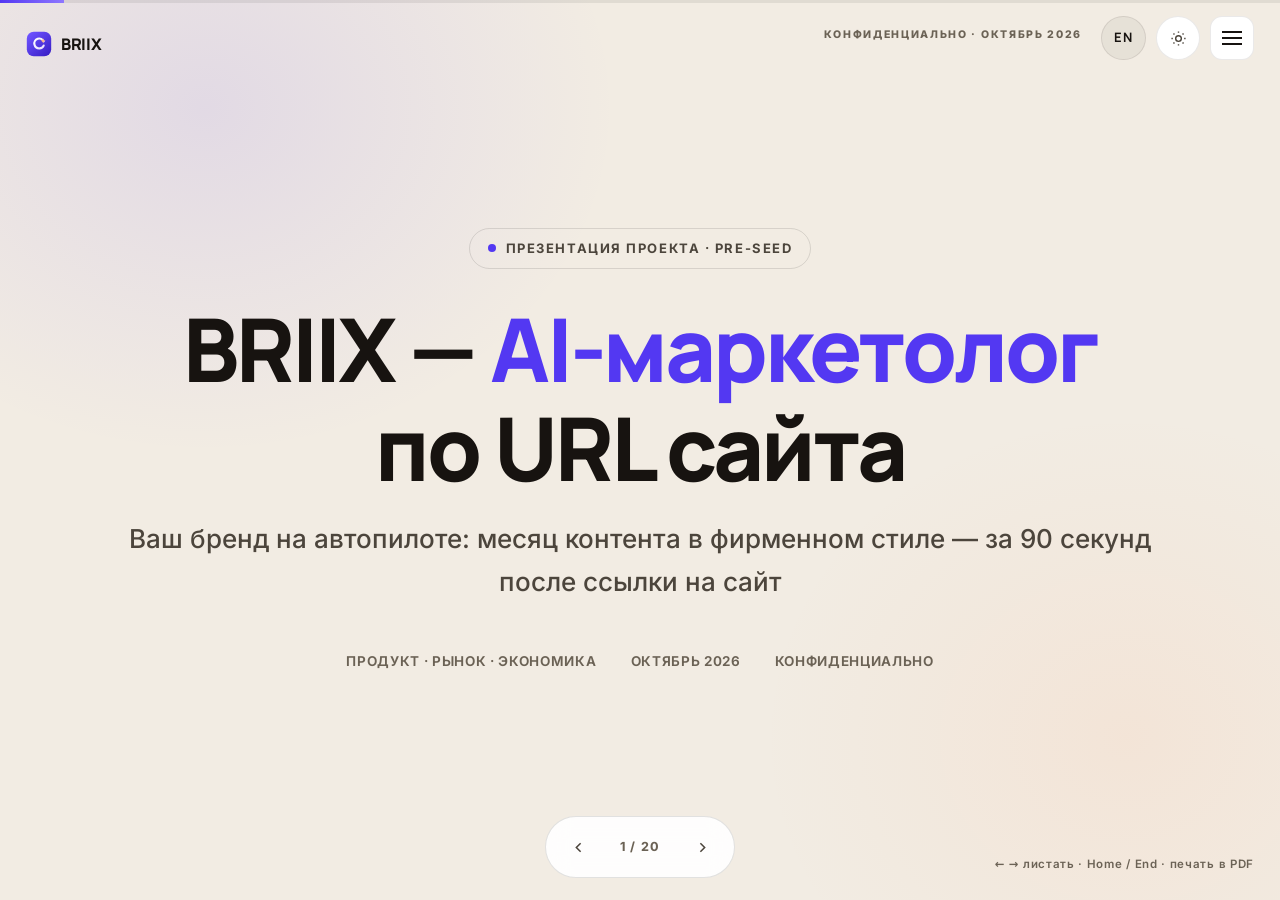
<file: presentation.html>
<!DOCTYPE html>
<html lang="ru">
<head>
<link rel="alternate" hreflang="ru" href="https://rucorp.github.io/briix/presentation.html">
<link rel="alternate" hreflang="en" href="https://rucorp.github.io/briix/en/presentation.html">
<link rel="alternate" hreflang="x-default" href="https://rucorp.github.io/briix/presentation.html">
<meta charset="UTF-8">
<meta name="viewport" content="width=device-width, initial-scale=1.0">
<title>BRIIX — презентация проекта</title>
<meta name="description" content="Презентация BRIIX: AI-маркетолог по URL сайта. Продукт, рынок, бизнес-модель, финмодель, план и команда.">
<meta name="robots" content="noindex, nofollow">
<meta name="color-scheme" content="light dark">
<meta name="theme-color" content="#faf7f2" media="(prefers-color-scheme: light)">
<meta name="theme-color" content="#0f0c09" media="(prefers-color-scheme: dark)">
<script>
  /* Без мигания: тема ставится до загрузки CSS */
  (function () {
    try {
      var t = localStorage.getItem('briix-theme');
      if (t !== 'light' && t !== 'dark') {
        t = window.matchMedia && window.matchMedia('(prefers-color-scheme: dark)').matches ? 'dark' : 'light';
      }
      document.documentElement.dataset.theme = t;
    } catch (e) {}
  })();
</script>
<link rel="icon" href="assets/img/favicon.svg" type="image/svg+xml">
<link rel="preload" href="assets/fonts/inter-cyrillic-wght-normal.woff2" as="font" type="font/woff2" crossorigin>
<link rel="preload" href="assets/fonts/manrope-cyrillic-wght-normal.woff2" as="font" type="font/woff2" crossorigin>
<link rel="stylesheet" href="assets/css/main.css">
</head>
<body class="deck-body">

<div class="deck" id="deck">
  <div class="deck-progress"><i id="deck-progress-bar"></i></div>

  <a class="deck-brand" href="index.html">
    <img class="logo-mark" src="assets/img/logo.svg" alt="">
    BRIIX
  </a>
  <div class="deck-conf">Конфиденциально · Октябрь 2026</div>
  <div class="deck-theme">
    <a class="lang-toggle" href="en/presentation.html" hreflang="en" lang="en" title="English" aria-label="Переключить язык" onclick="try{localStorage.setItem('briix-lang','en')}catch(e){}">EN</a>
        <button class="theme-toggle" type="button" aria-label="Переключить тему" title="Переключить тему">
        <svg class="icon-sun" viewBox="0 0 24 24" fill="none" stroke="currentColor" stroke-width="2" aria-hidden="true"><circle cx="12" cy="12" r="4"/><path d="M12 2v2M12 20v2M4.9 4.9l1.4 1.4M17.7 17.7l1.4 1.4M2 12h2M20 12h2M4.9 19.1l1.4-1.4M17.7 6.3l1.4-1.4"/></svg>
        <svg class="icon-moon" viewBox="0 0 24 24" fill="none" stroke="currentColor" stroke-width="2" aria-hidden="true"><path d="M21 12.8A9 9 0 1 1 11.2 3a7 7 0 0 0 9.8 9.8z"/></svg>
      </button>
      <button class="burger" type="button" aria-controls="deck-menu" aria-expanded="false" aria-label="Меню"><span></span></button>
  </div>

  <nav class="deck-menu" id="deck-menu" aria-label="Разделы проекта">
    <a href="index.html">Продуктовый сайт</a>
    <a href="investors/">Раздел для инвесторов</a>
    <a href="fin-model/">Финансовая модель</a>
  </nav>

  <div class="slides">

    <!-- ============ 1. TITLE ============ -->
    <section class="slide active" id="slide-1">
      <div class="slide-inner s-title-block">
        <div class="kicker"><i></i>Презентация проекта · pre-seed</div>
        <h1>BRIIX — <em>AI-маркетолог</em><br>по URL сайта</h1>
        <div class="tag">Ваш бренд на автопилоте: месяц контента в фирменном стиле — за 90 секунд после ссылки на сайт</div>
        <div class="meta">
          <span>Продукт · Рынок · Экономика</span>
          <span>Октябрь 2026</span>
          <span>Конфиденциально</span>
        </div>
      </div>
    </section>

    <!-- ============ 2. INVESTMENT SUMMARY ============ -->
    <section class="slide" id="slide-2">
      <div class="slide-inner">
        <div class="s-eyebrow">Резюме</div>
        <h2>SaaS с понятной механикой входа и здоровой экономикой</h2>
        <p class="s-sub">Вставьте ссылку на сайт — получите месяц контента, готового к публикации. Ноль усилий на входе, превью до оплаты, еженедельная работа — 10 минут.</p>
        <div class="s-kpis">
          <div class="s-kpi accent"><div class="v">$79</div><div class="l">Стартовый тариф в месяц — «AI-отдел маркетинга» вместо внешней команды за $800+</div></div>
          <div class="s-kpi"><div class="v">≈ 93%</div><div class="l">Валовая маржа на масштабе года 1</div></div>
          <div class="s-kpi"><div class="v">≈ 12</div><div class="l">LTV / CAC при CAC $120 и жизни клиента 14 месяцев</div></div>
          <div class="s-kpi"><div class="v">$150k</div><div class="l">Потребность в капитале до операционной безубыточности (12 мес)</div></div>
        </div>
        <div class="s-cards-2" style="margin-top:14px">
          <div class="s-card hl">
            <div class="big">800 клиентов<small>базовый сценарий, месяц 12 · MRR ≈ $88k</small></div>
            <p>Операционная безубыточность — около 235 платящих клиентов, это месяц 7–8 базового сценария.</p>
          </div>
          <div class="s-card">
            <div class="big">8–10 недель<small>до публичного запуска MVP</small></div>
            <p>Команда 2 человека + 4 AI-агента, бюджет разработки $55–60k. Критический путь — согласования площадок, а не код.</p>
          </div>
        </div>
      </div>
    </section>

    <!-- ============ 3. PROBLEM ============ -->
    <section class="slide" id="slide-3">
      <div class="slide-inner">
        <div class="s-eyebrow">Проблема</div>
        <h2>Малый бизнес знает, что нужно вести соцсети. Но попадает в пять ловушек</h2>
        <div class="s-cards-3">
          <div class="s-card"><div class="n">1</div><h3>Нет времени</h3><p>Владелец занят операционкой. SMM — всегда «последним делом», месяц за месяцем.</p></div>
          <div class="s-card"><div class="n">2</div><h3>Нет навыка</h3><p>Непонятно, что писать, о чём и в каком тоне. Пустой редактор страшнее занятости.</p></div>
          <div class="s-card"><div class="n">3</div><h3>Нет бюджета</h3><p>Внешняя команда или штатный маркетолог — от $800 до $3 000 в месяц при неуправляемой отдаче.</p></div>
          <div class="s-card"><div class="n">4</div><h3>«Некрасиво» без дизайнера</h3><p>Чужие стоковые картинки, стыдно публиковать. Бренд неузнаваем в ленте.</p></div>
          <div class="s-card"><div class="n">5</div><h3>Нерегулярность</h3><p>Ведут две недели и бросают. Постоянство — главный фактор охватов, и главный убийца.</p></div>
          <div class="s-card hl"><div class="n">→</div><h3>Следствие</h3><p>Присутствие в соцсетях случайное, а не системное. Регулярный конкурент спокойно забирает клиентов.</p></div>
        </div>
      </div>
    </section>

    <!-- ============ 4. SOLUTION ============ -->
    <section class="slide" id="slide-4">
      <div class="slide-inner">
        <div class="s-eyebrow">Решение</div>
        <h2>Один вход — URL сайта. Выход — регулярный бренд-контент</h2>
        <p class="s-sub">Механика «вставил ссылку → получил контент»: никаких брифов, анкет и вводных звонков. Пользователь видит реальный результат <b>до регистрации и до оплаты</b>.</p>
        <div class="s-kpis">
          <div class="s-kpi accent"><div class="v">90 сек</div><div class="l">От ссылки до первых 6 постов в фирменном стиле</div></div>
          <div class="s-kpi"><div class="v">50+</div><div class="l">Идей в контент-плане с датами, целями и форматами</div></div>
          <div class="s-kpi"><div class="v">10 мин</div><div class="l">Участие пользователя в неделю — или ноль на автопилоте</div></div>
          <div class="s-kpi"><div class="v">0</div><div class="l">Форм на входе. Онбординг без регистрации — превью с водяным знаком</div></div>
        </div>
        <div class="s-quote" style="margin-top:36px">
          «Вставьте адрес сайта — через 90 секунд вы увидите свои первые посты.<br>
          <b>Одобрите — остальное мы сделаем сами.</b>»
        </div>
        <p class="s-note">Видимый результат до оплаты — главный конверсионный механизм: посетитель убеждается на собственном контенте, а не на обещаниях.</p>
      </div>
    </section>

    <!-- ============ 5. PRODUCT FLOW ============ -->
    <section class="slide" id="slide-5">
      <div class="slide-inner">
        <div class="s-eyebrow">Продукт · путь пользователя</div>
        <h2>От ссылки до растущей ленты — один замкнутый контур</h2>
        <div class="s-flow">
          <div class="node"><div class="st">Шаг 1</div><div class="tt">URL без форм</div><div class="dd">Валидация, краулинг до 30 страниц: тексты, палитра, шрифты, логотип, услуги</div></div>
          <div class="node"><div class="st">Шаг 2</div><div class="tt">Brand DNA</div><div class="dd">Отрасль, аудитория, тон, УТП, запреты. Self-check фактов второй моделью</div></div>
          <div class="node"><div class="st">Шаг 3</div><div class="tt">Превью до оплаты</div><div class="dd">6 постов в мокапах площадок с водяным знаком, остальные идеи — закрыты</div></div>
          <div class="node"><div class="st">Шаг 4</div><div class="tt">План 50+ идей</div><div class="dd">8 рубрик, даты, цели, форматы, сезонность. Очередь с обучением на выборе</div></div>
          <div class="node"><div class="st">Шаг 5</div><div class="tt">Посты + Designer</div><div class="dd">Текст, визуал, адаптации под каналы. Правки чатом или послойно</div></div>
          <div class="node"><div class="st">Шаг 6</div><div class="tt">Календарь</div><div class="dd">Одобрение, массовые действия, drag-and-drop, режимы «спросить / автопилот»</div></div>
          <div class="node"><div class="st">Шаг 7</div><div class="tt">Публикация и рост</div><div class="dd">Расписание, надёжная доставка, метрики → следующий план умнее</div></div>
        </div>
        <div class="s-cards-3" style="margin-top:22px">
          <div class="s-card"><h3>Обратная связь — это сигнал</h3><p>«В план», «Не моё, потому что…», правки и метрики физически меняют следующую генерацию. Система проговаривает: «Понял — вы любите кейсы».</p></div>
          <div class="s-card"><h3>Модерация до публикации</h3><p>Токсичность, медицинские и финансовые обещания, несуществующие цены и адреса — отсекаются автоматически и сверяются с сайтом.</p></div>
          <div class="s-card"><h3>История и контроль</h3><p>Каждая правка — версия с откатом. Ничего не публикуется без одобрения, пока пользователь сам не включит автопилот.</p></div>
        </div>
      </div>
    </section>

    <!-- ============ 6. BRAND DNA ============ -->
    <section class="slide" id="slide-6">
      <div class="slide-inner">
        <div class="s-eyebrow">Продукт · ядро</div>
        <h2>Brand DNA — профиль бренда, который работает в каждом посте</h2>
        <div class="s-cols">
          <div>
            <p class="s-sub" style="margin-top:0">Это не «описание компании», а структурированный версионируемый контракт: его соблюдают генерация текста, Designer и модерация. Пользователь может править любой элемент — вручную или в чате.</p>
            <ul class="s-list">
              <li>Палитра из CSS-кода и визуала сайта + пара шрифтов</li>
              <li>Тон общения по шкалам, архетип, «как мы говорим / как не говорим»</li>
              <li>3 сегмента аудитории с болями и триггерами, до 5 УТП</li>
              <li>Ключевые и запрещённые темы — гайдрейлы для регулируемых отраслей</li>
              <li>Self-check второй моделью: цены, адреса, услуги сверяются с сайтом</li>
            </ul>
          </div>
          <div>
            <div class="s-card hl">
              <div class="big">≥ 90%</div>
              <p>Целевое качество Brand DNA без критичных галлюцинаций на контрольной выборке из 30 сайтов разных отраслей — измеряется, а не оценивается на глаз.</p>
            </div>
            <div class="s-card" style="margin-top:12px">
              <h3>Видимость — часть ценности</h3>
              <p>Пользователь видит поэтапный прогресс: «Читаем сайт → Анализируем отрасль → Строим Brand DNA → Пишем первые посты». Система работает — и это видно.</p>
            </div>
            <div class="s-card" style="margin-top:12px">
              <h3>Нет сайта? Есть анкета</h3>
              <p>8 вопросов + логотип, опционально — ссылка на профиль соцсети. Продукт работает и для офлайн-бизнеса на старте.</p>
            </div>
          </div>
        </div>
      </div>
    </section>

    <!-- ============ 7. DIFFERENTIATION ============ -->
    <section class="slide" id="slide-7">
      <div class="slide-inner">
        <div class="s-eyebrow">Позиционирование</div>
        <h2>Не инструмент и не генератор — сотрудник</h2>
        <p class="s-sub">Категория: AI social media employee. Три опоры, которые защищаются в каждом продуктовом решении — именно они создают глубину, которую невозможно скопировать за выходные.</p>
        <div class="s-cards-3">
          <div class="s-card hl"><div class="n">01</div><h3>Brand DNA с визуальной идентичностью</h3><p>Стиль извлекается из самого сайта клиента — палитра, шрифты, голос, аудитория. Контент звучит «как вы», а не как робот. Плюс self-check на факты.</p></div>
          <div class="s-card hl"><div class="n">02</div><h3>Послойный визуал, а не картинка</h3><p>Библиотека шаблонов + Designer с единой схемой слоёв. Визуал — в цветах и шрифтах клиента, редактируется послойно, адаптируется под все форматы.</p></div>
          <div class="s-card hl"><div class="n">03</div><h3>Feedback loop как актив</h3><p>Каждое действие меняет следующую генерацию. Накопленные данные — собственный ML-актив, который улучшается с каждым клиентом.</p></div>
        </div>
        <div class="s-cards-2" style="margin-top:14px">
          <div class="s-card"><h3>Чем мы сознательно не являемся</h3><p>Ещё одним генератором текстов, дешёвым инструментом с ручным вводом идей или «обёрткой» с шаблонным результатом. Качество вкладывается в глубину: рендер, планировщик, интеграции, самообучение.</p></div>
          <div class="s-card"><h3>Доказательство в продукте</h3><p>Главный маркетинговый приём — «до/после» на реальном сайте клиента: экран сайта → 6 постов в его цветах. Честный ответ на претензию «а покажите» — показываем сразу, до регистрации.</p></div>
        </div>
      </div>
    </section>

    <!-- ============ 8. FEATURE MAP ============ -->
    <section class="slide" id="slide-8">
      <div class="slide-inner">
        <div class="s-eyebrow">Продукт · охват</div>
        <h2>Полный контур SMM в одном продукте</h2>
        <table class="s-table">
          <thead>
            <tr><th style="width:22%">Модуль</th><th>MVP — строим сейчас</th><th style="width:30%">Фаза 2 — дорожная карта</th></tr>
          </thead>
          <tbody>
            <tr><td class="hl">Onboarding и Brand DNA</td><td>URL без регистрации, краулинг, палитра/шрифты/логотип, self-check, превью 6 постов ≤ 90 с, анкетный путь</td><td>Импорт стиля из соцпрофиля, генерация из товарного фида</td></tr>
            <tr><td class="hl">Контент-план</td><td>50+ идей по 8 рубрикам, сезонность, очередь с обучением, свои идеи текстом/голосом/фото</td><td>—</td></tr>
            <tr><td class="hl">Генерация постов</td><td>Текст + визуал, 4 стратегии, адаптации под каналы, карусели, сценарии коротких видео, модерация, версии</td><td>Авто-видео из сценария, анимированные stories</td></tr>
            <tr><td class="hl">Designer</td><td>Послоиное редактирование, авто-раскладка 1:1 / 4:5 / 9:16 / 1.91:1, удаление фона, свои шаблоны, undo/redo</td><td>—</td></tr>
            <tr><td class="hl">Каналы и публикация</td><td>4 канала, шифрование токенов, календарь, режим одобрения, ограниченный автопилот</td><td>До 12 каналов, полный автопилот с порогом уверенности</td></tr>
            <tr><td class="hl">Inbox и реклама</td><td>Модель данных заложена</td><td>Работа с обращениями и лидами, управление рекламой с автооптимизацией бюджета</td></tr>
            <tr><td class="hl">Аналитика</td><td>Метрики 1 ч / 24 ч / 7 дн, дашборд, влияние на будущие планы, еженедельный отчёт</td><td>Отраслевые бенчмарки, прогноз лучшего времени</td></tr>
          </tbody>
        </table>
      </div>
    </section>

    <!-- ============ 9. MARKET ============ -->
    <section class="slide" id="slide-9">
      <div class="slide-inner">
        <div class="s-eyebrow">Рынок и аудитория</div>
        <h2>Малый бизнес с сайтом — и без маркетолога</h2>
        <div class="s-cols">
          <div>
            <ul class="s-list">
              <li><b>Сегмент:</b> компании 1–50 сотрудников без штатного маркетолога или SMM-менеджера</li>
              <li><b>Отрасли-точки входа:</b> подрядчики и застройщики, клиники, отели и туризм, профессиональные услуги, технологические компании, e-commerce</li>
              <li><b>География:</b> старт на скандинавском и англоязычном рынке, далее — ЕС. Интерфейс с первого дня на трёх языках, контент — на любом языке сайта клиента</li>
              <li><b>Триггер покупки:</b> регулярность без усилий и «красиво, как у больших» — за цену одного обеда в неделю</li>
            </ul>
            <div class="s-quote" style="margin-top:26px">
              Сотни тысяч компаний платят $800–3 000 в месяц за то, что BRIIX делает за <b>$79</b> — с брендовым визуалом и без потери контроля.
            </div>
          </div>
          <div>
            <div class="s-cards-2" style="grid-template-columns:1fr 1fr; margin-top:0">
              <div class="s-card"><div class="big">1-50</div><p>Сотрудников — типичный клиент: владелец или администратор без маркетингового бэкграунда</p></div>
              <div class="s-card"><div class="big">3 боли</div><p>«Нет времени», «не знаю, что писать», «некрасиво без дизайнера» — закрываются первым же превью</p></div>
              <div class="s-card"><div class="big">B2B SaaS</div><p>Self-serve подписка с низким порогом входа: превью до оплаты, отмена в любой момент</p></div>
              <div class="s-card"><div class="big">Network</div><p>Каждый пост — витрина продукта: бренд-контент видят клиенты и конкуренты пользователя</p></div>
            </div>
          </div>
        </div>
      </div>
    </section>

    <!-- ============ 10. BUSINESS MODEL ============ -->
    <section class="slide" id="slide-10">
      <div class="slide-inner">
        <div class="s-eyebrow">Бизнес-модель</div>
        <h2>Подписка: $79 · $149 · $399 — и годовой план со скидкой 20%</h2>
        <table class="s-table">
          <thead>
            <tr><th>План</th><th>Цена</th><th>Что входит</th><th>Доля в миксе*</th></tr>
          </thead>
          <tbody>
            <tr><td class="hl">Starter</td><td class="num">$79/мес</td><td>1 бренд, 4 канала, 30 постов/мес, 30 AI-изображений, Brand DNA, Designer, аналитика</td><td class="num">65%</td></tr>
            <tr><td class="hl">Growth</td><td class="num">$149/мес</td><td>8 каналов, 90 постов, 100 изображений, полный автопилот, работа с обращениями</td><td class="num">28%</td></tr>
            <tr><td class="hl">Agency</td><td class="num">$399/мес</td><td>5 брендов, команды, white-label</td><td class="num">7%</td></tr>
          </tbody>
        </table>
        <div class="s-cards-3" style="margin-top:18px">
          <div class="s-card"><h3>Нулевой барьер входа</h3><p>Превью 6 постов — без регистрации и карты. Trial 7 дней с полным функционалом Starter. Подписка без привязки.</p></div>
          <div class="s-card"><h3>Конверсионная воронка</h3><p>Посетитель → превью 25% → email 35% (≈ 8–9% в trial) → платящий 25%. Ключевой хук — результат на собственном сайте до оплаты.</p></div>
          <div class="s-card"><h3>Расширение чека</h3><p>Апгрейд при упоре в лимиты, рост числа каналов и брендов, годовая оплата. Blended ARPA с учётом скидок — около $110.</p></div>
        </div>
        <p class="s-note">* Допущение финансовой модели для типичного SMB SaaS с тремя тарифами.</p>
      </div>
    </section>

    <!-- ============ 11. UNIT ECONOMICS ============ -->
    <section class="slide" id="slide-11">
      <div class="slide-inner">
        <div class="s-eyebrow">Юнит-экономика</div>
        <h2>Маржа не в инфраструктуре — а в качестве продукта</h2>
        <div class="s-kpis">
          <div class="s-kpi"><div class="v">$110</div><div class="l">Blended ARPA в месяц</div></div>
          <div class="s-kpi"><div class="v">≈ $1 430</div><div class="l">LTV при жизни клиента 14 мес и churn 7% в месяц</div></div>
          <div class="s-kpi"><div class="v">$120</div><div class="l">CAC blended: органика, контент, платный трафик</div></div>
          <div class="s-kpi accent"><div class="v">1.2 мес</div><div class="l">Окупаемость CAC</div></div>
        </div>
        <div class="s-cards-3" style="margin-top:14px">
          <div class="s-card"><div class="big">≈ 93–94%</div><p>Валовая маржа: себестоимость AI $1.4–2.0 на клиента (потолок $6) + прочий COGS ≈ $5.5 (хостинг, CDN, комиссии).</p></div>
          <div class="s-card"><div class="big">≈ 235</div><p>Платящих клиентов для операционной безубыточности при фонде $19k/мес и маркетинге $5k/мес — это месяц 7–8.</p></div>
          <div class="s-card"><div class="big">Стабильна к AI</div><p>Рост цен моделей на +30% снижает маржу до 92% — несущественно. Всё инвестиционное внимание — конверсия и удержание.</p></div>
        </div>
      </div>
    </section>

    <!-- ============ 12. FINANCIAL MODEL ============ -->
    <section class="slide" id="slide-12">
      <div class="slide-inner">
        <div class="s-eyebrow">Финансовая модель</div>
        <h2>Три сценария роста после публичного запуска в месяц 3</h2>
        <div class="s-bar-chart">
          <div class="bar-row"><div class="bl">Месяц 3</div><div class="track"><i class="dim" style="width:3%"></i><i class="alt" style="width:6%"></i><i style="width:11%"></i></div><div class="bv">25 / 50 / 90</div></div>
          <div class="bar-row"><div class="bl">Месяц 6</div><div class="track"><i class="dim" style="width:14%"></i><i class="alt" style="width:29%"></i><i style="width:56%"></i></div><div class="bv">110 / 230 / 450</div></div>
          <div class="bar-row"><div class="bl">Месяц 9</div><div class="track"><i class="dim" style="width:25%"></i><i class="alt" style="width:60%"></i><i style="width:100%"></i></div><div class="bv">200 / 480 / 1 000</div></div>
          <div class="bar-row"><div class="bl">Месяц 12</div><div class="track"><i class="dim" style="width:38%"></i><i class="alt" style="width:100%"></i><i style="width:100%"></i></div><div class="bv">300 / 800 / 1 900</div></div>
        </div>
        <div class="s-legend">
          <span><i style="background:linear-gradient(90deg,#5b5248,#7a6f61)"></i>Пессимистичный</span>
          <span><i style="background:linear-gradient(90deg,#ff8a4c,#ffb38a)"></i>Базовый</span>
          <span><i style="background:linear-gradient(90deg,#7c5cff,#a594ff)"></i>Оптимистичный</span>
          <span>Платящие клиенты на конец месяца</span>
        </div>
        <table class="s-table">
          <thead><tr><th>Показатель на месяц 12</th><th>Пессимистичный</th><th>Базовый</th><th>Оптимистичный</th></tr></thead>
          <tbody>
            <tr><td>Платящих клиентов</td><td class="num">300</td><td class="num hl">800</td><td class="num">1 900</td></tr>
            <tr><td>MRR</td><td class="num">$33k</td><td class="num hl">$88k</td><td class="num">$209k</td></tr>
            <tr><td>ARR run-rate</td><td class="num">$0.4M</td><td class="num hl">$1.06M</td><td class="num">$2.5M</td></tr>
            <tr><td>Операционная безубыточность</td><td class="num">месяц 13–15</td><td class="num hl">месяц 7–8</td><td class="num">месяц 5</td></tr>
            <tr><td>Кумулятивный кэш-минимум</td><td class="num">−$210k</td><td class="num hl">−$150k</td><td class="num">−$110k</td></tr>
          </tbody>
        </table>
      </div>
    </section>

    <!-- ============ 13. P&L ============ -->
    <section class="slide" id="slide-13">
      <div class="slide-inner">
        <div class="s-eyebrow">Финансовая модель · P&L</div>
        <h2>Базовый сценарий, месяц 12: операционная прибыль ≈ $50 800</h2>
        <div class="s-cols">
          <div>
            <table class="s-table" style="margin-top:0">
              <thead><tr><th>Статья</th><th style="text-align:right">$ / мес</th></tr></thead>
              <tbody>
                <tr><td>Выручка (800 клиентов × $110)</td><td class="num" style="text-align:right">88 000</td></tr>
                <tr><td>COGS: AI ($1.6) + прочее ($5.5) на клиента</td><td class="num" style="text-align:right">−5 700</td></tr>
                <tr><td class="hl">Валовая прибыль (93.5%)</td><td class="num hl" style="text-align:right">82 300</td></tr>
                <tr><td>Команда 2 чел. + AI-агенты</td><td class="num" style="text-align:right">−16 500</td></tr>
                <tr><td>Инфраструктура, сервисы, юридическое</td><td class="num" style="text-align:right">−3 000</td></tr>
                <tr><td>Маркетинг</td><td class="num" style="text-align:right">−12 000</td></tr>
                <tr><td class="hl">Операционная прибыль</td><td class="num hl" style="text-align:right">≈ +50 800</td></tr>
              </tbody>
            </table>
          </div>
          <div>
            <div class="s-card"><h3>Чувствительность модели</h3>
              <ul class="s-list" style="margin-top:14px">
                <li>Цены AI +30% → маржа 93% → 92% — несущественно</li>
                <li>CAC $250 вместо $120 → LTV/CAC ≈ 6 — рост дороже на $8–10k/мес</li>
                <li>Churn 10% вместо 7% → LTV −30%, месяц 12 — 620 клиентов вместо 800</li>
                <li>Конверсия trial → paid 15% вместо 25% → безубыточность сдвигается на +3–4 месяца, нужно +$50k</li>
              </ul>
            </div>
            <div class="s-card hl" style="margin-top:12px">
              <h3>Вывод для инвестора</h3>
              <p>Модель устойчива к ценам AI и росту CAC. Чувствительна к двум вещам — конверсии в оплату и удержанию. Именно поэтому инвестиции идут в качество генерации, визуал и feedback loop.</p>
            </div>
          </div>
        </div>
      </div>
    </section>

    <!-- ============ 14. PLAN ============ -->
    <section class="slide" id="slide-14">
      <div class="slide-inner">
        <div class="s-eyebrow">План реализации</div>
        <h2>MVP — 8–10 недель: 6 недель сборки, затем бета и запуск</h2>
        <table class="s-table">
          <thead><tr><th style="width:14%">Неделя</th><th>Фокус</th><th>Результат</th></tr></thead>
          <tbody>
            <tr><td class="num">0</td><td>Утверждение скоупа, аккаунты, подача заявок на согласования площадок, инфраструктура</td><td>Приложение на staging</td></tr>
            <tr><td class="num">1</td><td>AI-шлюз, auth и изоляция данных, краулер, промпты Brand DNA, eval</td><td>URL → Brand DNA для 30 контрольных сайтов</td></tr>
            <tr><td class="num">2</td><td>Контент-план, очередь идей, превью-сессия, промпты постов, модерация</td><td>Аноним получает 6 превью-постов</td></tr>
            <tr><td class="num">3</td><td>Рендер-сервис, 60 шаблонов, Designer, генерация изображений</td><td>Пост с фирменным визуалом, правки в редакторе</td></tr>
            <tr><td class="num">4</td><td>Подключения каналов, публикация и планировщик, календарь, оплата, уведомления</td><td>Полный цикл до публикации в 4 канала</td></tr>
            <tr><td class="num">5</td><td>Аналитика, квоты, GDPR, лендинг, E2E, нагрузка, безопасность</td><td>Feature-complete MVP на staging</td></tr>
            <tr><td class="num">6</td><td>Закрытая бета: 20 пользователей из 5 отраслей, ежедневный фидбэк</td><td>Метрики приёмки MVP</td></tr>
            <tr><td class="num">7–8</td><td>Согласования (или план Б), прод, запуск</td><td>Публичный запуск</td></tr>
            <tr><td class="num">9–16</td><td>Фаза 2: полный автопилот → обращения → реклама → новые каналы → мультибренд</td><td>Планы Growth и Agency полноценны</td></tr>
          </tbody>
        </table>
      </div>
    </section>

    <!-- ============ 15. TEAM ============ -->
    <section class="slide" id="slide-15">
      <div class="slide-inner">
        <div class="s-eyebrow">Команда и операционная модель</div>
        <h2>Капиталоэффективная сборка: 2 человека + 4 AI-агента</h2>
        <div class="s-cards-4">
          <div class="s-card"><div class="n">TL</div><h3>Tech Lead</h3><p>Архитектура, AI-шлюз и промпты, интеграции и согласования площадок, DevOps, финальное ревью.</p></div>
          <div class="s-card"><div class="n">PL</div><h3>Product Lead</h3><p>Продукт и приоритизация, UX, Designer и шаблоны, лендинг, бета-пользователи.</p></div>
          <div class="s-card"><div class="n">A1·A2</div><h3>Агенты сборки</h3><p>Backend-модули и воркеры, экраны и компоненты — каждая задача: один PR, спека до кода.</p></div>
          <div class="s-card"><div class="n">A3·A4</div><h3>Агенты качества</h3><p>Промпты, схемы, eval-прогоны, шаблоны. Автотесты, CI, первая линия ревью каждого PR.</p></div>
        </div>
        <div class="s-cards-3" style="margin-top:14px">
          <div class="s-card hl"><div class="big">≈ 4–5×</div><p>Ускорение против классической команды: эффективная скорость ≈ 4–5 человеко-дней в календарный день.</p></div>
          <div class="s-card"><div class="big">$55–60k</div><p>Бюджет разработки MVP: команда $35k, работа агентов $6–9k, инфраструктура $3k, юридическое и лицензии, резерв 15%.</p></div>
          <div class="s-card"><div class="big">Правила</div><p>Спека до кода, контракты API как источник истины, лимит работы в процессе, недельные eval-отчёты. Человек отвечает за безопасность, деньги и решения.</p></div>
        </div>
      </div>
    </section>

    <!-- ============ 16. RISKS ============ -->
    <section class="slide" id="slide-16">
      <div class="slide-inner">
        <div class="s-eyebrow">Риски</div>
        <h2>Мы знаем, что может пойти не так — и что делаем</h2>
        <table class="s-table">
          <thead><tr><th style="width:34%">Риск</th><th style="width:12%">Вероятность</th><th>Мера</th></tr></thead>
          <tbody>
            <tr><td class="hl">Согласования площадок затягиваются</td><td class="num">Высокая</td><td>Заявки в неделю 0, демо-видео и политика приватности с первого дня; запасной сценарий запуска без одной сети, список ожидания</td></tr>
            <tr><td class="hl">Качество генерации «как у всех»</td><td class="num">Высокая</td><td>Инвестиции в глубину: Brand DNA + self-check, послойный визуал, feedback loop, еженедельный eval на контрольной выборке</td></tr>
            <tr><td class="hl">Галлюцинации (цены, адреса, медицина)</td><td class="num">Средняя</td><td>Сверка с сайтом, отраслевая модерация, список «всегда спрашивать», запрет автоматики по чувствительным темам</td></tr>
            <tr><td class="hl">Низкая конверсия trial → paid</td><td class="num">Средняя</td><td>Smoke-тест лендинга на раннем этапе за $1k и 2 недели вместо $60k и 10 недель разработки «вслепую»</td></tr>
            <tr><td class="hl">Стоимость AI съедает маржу</td><td class="num">Средняя</td><td>Тиры моделей, кэширование, бюджетные лимиты, трейсинг каждого вызова. Маржа устойчива к +30% к ценам</td></tr>
            <tr><td class="hl">Утечка доступов к аккаунтам клиентов</td><td class="num">Низкая</td><td>Шифрование токенов, изоляция данных по рабочим пространствам, минимальные права, аудит доступа</td></tr>
          </tbody>
        </table>
      </div>
    </section>

    <!-- ============ 17. ASK ============ -->
    <section class="slide" id="slide-17">
      <div class="slide-inner">
        <div class="s-eyebrow">Раунд</div>
        <h2>Потребность в капитале: $150k до операционной безубыточности</h2>
        <div class="s-cols">
          <div>
            <table class="s-table" style="margin-top:0">
              <thead><tr><th>Использование средств</th><th style="text-align:right">Сумма</th></tr></thead>
              <tbody>
                <tr><td>Разработка MVP (команда, агенты, инфраструктура, юридическое)</td><td class="num" style="text-align:right">$55–60k</td></tr>
                <tr><td>Операционные расходы до безубыточности</td><td class="num" style="text-align:right">≈ $95k</td></tr>
                <tr><td class="hl">Итого — базовый сценарий</td><td class="num hl" style="text-align:right">$150k</td></tr>
                <tr><td>С запасом на пессимистичный сценарий</td><td class="num" style="text-align:right">$200k</td></tr>
              </tbody>
            </table>
            <p class="s-note">Формат: собственные средства / ангельский раунд / pre-seed. При оптимистичном сценарии — выход на бутстрап уже с месяца 5.</p>
          </div>
          <div>
            <div class="s-card hl"><h3>Куда идут деньги</h3>
              <div class="s-bar-chart" style="margin-top:16px">
                <div class="bar-row"><div class="bl">Разработка</div><div class="track"><i style="width:38%"></i></div><div class="bv">38%</div></div>
                <div class="bar-row"><div class="bl">Маркетинг</div><div class="track"><i class="alt" style="width:32%"></i></div><div class="bv">32%</div></div>
                <div class="bar-row"><div class="bl">Команда</div><div class="track"><i style="width:20%"></i></div><div class="bv">20%</div></div>
                <div class="bar-row"><div class="bl">Резерв</div><div class="track"><i class="dim" style="width:10%"></i></div><div class="bv">10%</div></div>
              </div>
            </div>
            <div class="s-card" style="margin-top:12px"><h3>Что получает инвестор</h3><p>Прозрачную модель с проверочными воротами, регулярную отчётность по метрикам воронки и удержания, участие в категории с высокой маржой и понятной механикой роста.</p></div>
          </div>
        </div>
      </div>
    </section>

    <!-- ============ 18. GATES ============ -->
    <section class="slide" id="slide-18">
      <div class="slide-inner">
        <div class="s-eyebrow">Дисциплина исполнения</div>
        <h2>Решения принимаются по воротам, а не по ощущениям</h2>
        <table class="s-table">
          <thead><tr><th style="width:8%">#</th><th>Условие GO</th><th style="width:18%">Срок</th><th style="width:16%">Стоп-правило</th></tr></thead>
          <tbody>
            <tr><td class="num">G1</td><td class="hl">Smoke-тест лендинга: ≥ 8% посетителей → email на выборке 500+ визитов</td><td>Неделя 2–3</td><td>&lt; 5% → пересмотр позиционирования ДО разработки</td></tr>
            <tr><td class="num">G2</td><td class="hl">Заявки на согласования публикаций поданы</td><td>Неделя 0</td><td>Запасной сценарий каналов</td></tr>
            <tr><td class="num">G3</td><td class="hl">Brand DNA ≥ 90% без критичных галлюцинаций на контрольной выборке</td><td>Неделя 1–2</td><td>&lt; 80% → не выходим в бету</td></tr>
            <tr><td class="num">G4</td><td class="hl">Подтверждённый капитал $150k (или $60k + план на остаток)</td><td>До недели 0</td><td>Старт только с закрытым финансированием</td></tr>
            <tr><td class="num">G5</td><td class="hl">Проверка имени, домена и торговой марки завершена</td><td>Неделя 0</td><td>Смена имени до публичных материалов</td></tr>
          </tbody>
        </table>
        <div class="s-cards-3" style="margin-top:16px">
          <div class="s-card"><h3>Критерии приёмки MVP</h3><p>Публикации без сбоев ≥ 98%, ≥ 50% постов одобряются без правок, NPS ≥ 30, себестоимость AI в пределах лимита по фактическим трейсам.</p></div>
          <div class="s-card"><h3>Метрики беты (неделя 6)</h3><p>20 пользователей из 5 отраслей, ежедневный фидбэк. Решение о публичном запуске — по цифрам, а не по энтузиазму.</p></div>
          <div class="s-card"><h3>Четыре стратегические ставки</h3><p>Превью конвертирует лучше формы. Бизнес доверяет автопилоту через 2–4 недели. Фирменный шаблон «достаточно красив». Feedback loop реально улучшает выдачу.</p></div>
        </div>
      </div>
    </section>

    <!-- ============ 19. VISION ============ -->
    <section class="slide" id="slide-19">
      <div class="slide-inner">
        <div class="s-eyebrow">Видение</div>
        <h2>«SMM-сотрудник по подписке» для миллиона малых бизнесов</h2>
        <div class="s-cols">
          <div>
            <div class="s-quote">
              Сделать регулярное бренд-присутствие в соцсетях таким же простым, как подключение к CRM: <b>без маркетолога, без агентства, без дизайнера</b> — для любого бизнеса с сайтом.
            </div>
            <ul class="s-list" style="margin-top:28px">
              <li>От первого канала — к полному контуру: контент, публикация, обращения, реклама, аналитика</li>
              <li>Система, которая знает бренд клиента лучше штатного сотрудника — потому что учится на каждом решении</li>
              <li>Собственный ML-актив на накопленных данных: качество растёт с масштабом, а не деградирует</li>
            </ul>
          </div>
          <div>
            <div class="s-cards-2" style="grid-template-columns:1fr; margin-top:0">
              <div class="s-card hl"><div class="big">Год 1</div><p>MVP, бета, публичный запуск, 300–1 900 платящих клиентов по сценариям. Фокус — качество генерации и регулярность.</p></div>
              <div class="s-card"><div class="big">Год 2</div><p>Полный автопилот, работа с обращениями, реклама, 12 каналов, мультибренд и агентский тариф. Выход на смежные рынки ЕС.</p></div>
              <div class="s-card"><div class="big">Долгосрочно</div><p>Инфраструктурный переход на собственные модели по мере накопления данных — с сохранением маржи и качества.</p></div>
            </div>
          </div>
        </div>
      </div>
    </section>

    <!-- ============ 20. FINAL ============ -->
    <section class="slide" id="slide-20">
      <div class="slide-inner s-title-block">
        <div class="kicker"><i></i>BRIIX · октябрь 2026</div>
        <h1>Ваш бренд —<br><em>на автопилоте</em></h1>
        <div class="tag">Вставьте ссылку на сайт — и через 90 секунд увидите свой первый контент.<br>Дальше всё делает BRIIX.</div>
        <div class="meta">
          <span>Продукт: briix</span>
          <span>Раунд: $150k</span>
          <span>Контакт — по каналу, которым получена эта презентация</span>
        </div>
      </div>
    </section>

  </div>

  <div class="deck-controls">
    <button id="deck-prev" aria-label="Предыдущий слайд">
      <svg viewBox="0 0 24 24" fill="none" stroke="currentColor" stroke-width="2.2"><path d="M15 18l-6-6 6-6"/></svg>
    </button>
    <div class="deck-counter" id="deck-counter">1 / 20</div>
    <button id="deck-next" aria-label="Следующий слайд">
      <svg viewBox="0 0 24 24" fill="none" stroke="currentColor" stroke-width="2.2"><path d="M9 6l6 6-6 6"/></svg>
    </button>
  </div>
  <div class="deck-hint">← → листать · Home / End · печать в PDF</div>
</div>

<script src="assets/js/nav.js"></script>
<script src="assets/js/theme.js"></script>
<script src="assets/js/deck.js"></script>
</body>
</html>
</file>
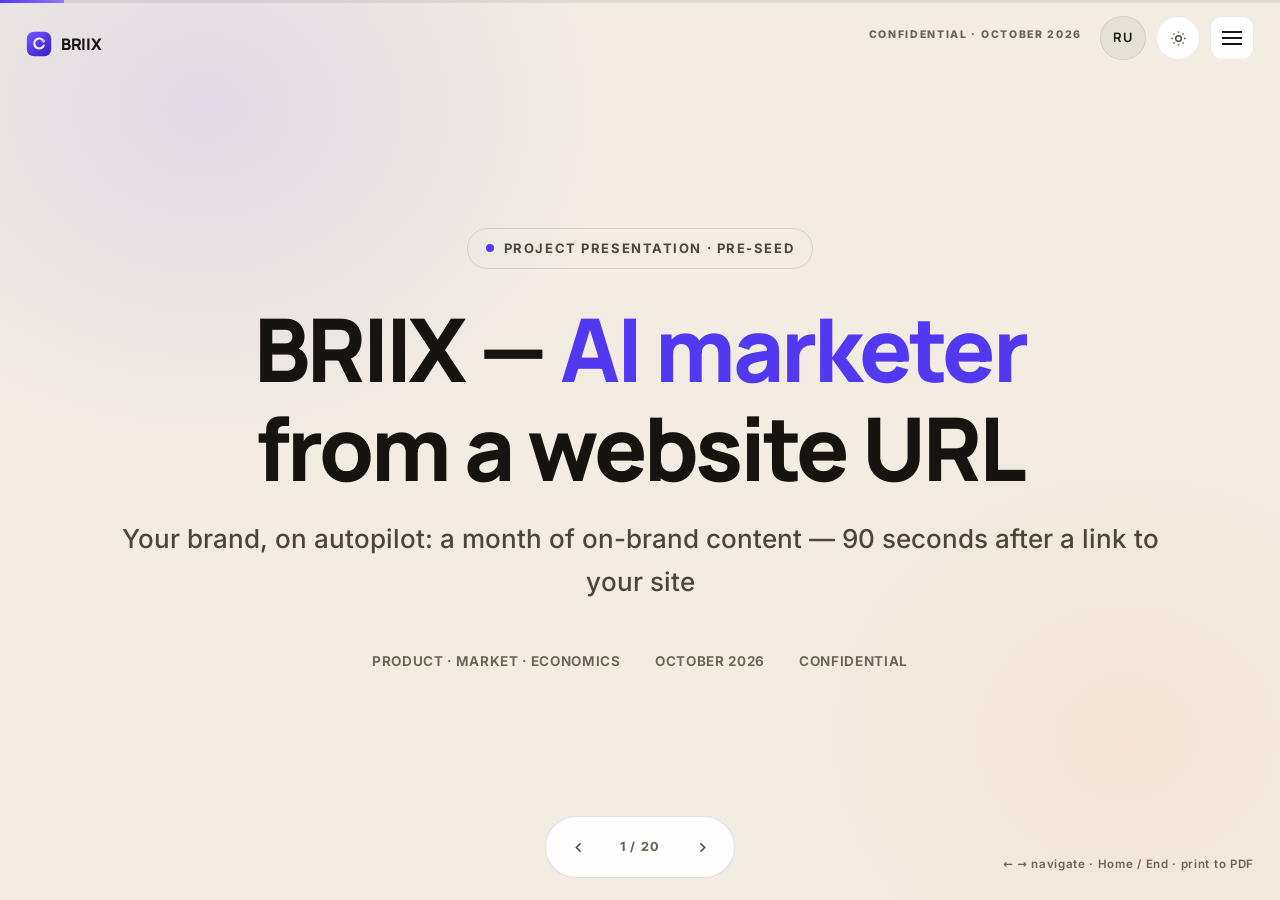
<file: en/presentation.html>
<!DOCTYPE html>
<html lang="en">
<head>
<link rel="alternate" hreflang="ru" href="https://rucorp.github.io/briix/presentation.html">
<link rel="alternate" hreflang="en" href="https://rucorp.github.io/briix/en/presentation.html">
<link rel="alternate" hreflang="x-default" href="https://rucorp.github.io/briix/presentation.html">
<meta charset="UTF-8">
<meta name="viewport" content="width=device-width, initial-scale=1.0">
<title>BRIIX — project presentation</title>
<meta name="description" content="BRIIX presentation: Your AI marketer, from your website URL. Product, market, business model, financial model, plan and team.">
<meta name="robots" content="noindex, nofollow">
<meta name="color-scheme" content="light dark">
<meta name="theme-color" content="#faf7f2" media="(prefers-color-scheme: light)">
<meta name="theme-color" content="#0f0c09" media="(prefers-color-scheme: dark)">
<script>
  /* No flash: the theme is set before CSS loads */
  (function () {
    try {
      var t = localStorage.getItem('briix-theme');
      if (t !== 'light' && t !== 'dark') {
        t = window.matchMedia && window.matchMedia('(prefers-color-scheme: dark)').matches ? 'dark' : 'light';
      }
      document.documentElement.dataset.theme = t;
    } catch (e) {}
  })();
</script>
<link rel="icon" href="../assets/img/favicon.svg" type="image/svg+xml">
<link rel="preload" href="../assets/fonts/inter-latin-wght-normal.woff2" as="font" type="font/woff2" crossorigin>
<link rel="preload" href="../assets/fonts/manrope-latin-wght-normal.woff2" as="font" type="font/woff2" crossorigin>
<link rel="stylesheet" href="../assets/css/main.css">
</head>
<body class="deck-body">

<div class="deck" id="deck">
  <div class="deck-progress"><i id="deck-progress-bar"></i></div>

  <a class="deck-brand" href="index.html">
    <img class="logo-mark" src="../assets/img/logo.svg" alt="">
    BRIIX
  </a>
  <div class="deck-conf">Confidential · October 2026</div>
  <div class="deck-theme">
    <a class="lang-toggle" href="../presentation.html" hreflang="ru" lang="ru" title="Russian" aria-label="Switch language" onclick="try{localStorage.setItem('briix-lang','ru')}catch(e){}">RU</a>
    <button class="theme-toggle" type="button" aria-label="Toggle theme" title="Toggle theme">
        <svg class="icon-sun" viewBox="0 0 24 24" fill="none" stroke="currentColor" stroke-width="2" aria-hidden="true"><circle cx="12" cy="12" r="4"/><path d="M12 2v2M12 20v2M4.9 4.9l1.4 1.4M17.7 17.7l1.4 1.4M2 12h2M20 12h2M4.9 19.1l1.4-1.4M17.7 6.3l1.4-1.4"/></svg>
        <svg class="icon-moon" viewBox="0 0 24 24" fill="none" stroke="currentColor" stroke-width="2" aria-hidden="true"><path d="M21 12.8A9 9 0 1 1 11.2 3a7 7 0 0 0 9.8 9.8z"/></svg>
      </button>
      <button class="burger" type="button" aria-controls="deck-menu" aria-expanded="false" aria-label="Menu"><span></span></button>
  </div>

  <nav class="deck-menu" id="deck-menu" aria-label="Project sections">
    <a href="index.html">Product site</a>
    <a href="investors/">Investor section</a>
    <a href="fin-model/">Financial model</a>
  </nav>

  <div class="slides">

    <!-- ============ 1. TITLE ============ -->
    <section class="slide active" id="slide-1">
      <div class="slide-inner s-title-block">
        <div class="kicker"><i></i>Project presentation · pre-seed</div>
        <h1>BRIIX — <em>AI marketer</em><br>from a website URL</h1>
        <div class="tag">Your brand, on autopilot: a month of on-brand content — 90 seconds after a link to your site</div>
        <div class="meta">
          <span>Product · Market · Economics</span>
          <span>October 2026</span>
          <span>Confidential</span>
        </div>
      </div>
    </section>

    <!-- ============ 2. INVESTMENT SUMMARY ============ -->
    <section class="slide" id="slide-2">
      <div class="slide-inner">
        <div class="s-eyebrow">Summary</div>
        <h2>A SaaS with a clear entry mechanic and healthy economics</h2>
        <p class="s-sub">Enter your website URL — get a month of content, ready to publish. Zero effort to start, a preview before payment, 10 minutes of work a week.</p>
        <div class="s-kpis">
          <div class="s-kpi accent"><div class="v">$79</div><div class="l">The entry plan per month — an “AI marketing team” instead of an external team at $800+</div></div>
          <div class="s-kpi"><div class="v">≈ 93%</div><div class="l">Gross margin at year-1 scale</div></div>
          <div class="s-kpi"><div class="v">≈ 12</div><div class="l">LTV / CAC at CAC $120 and a 14-month client lifespan</div></div>
          <div class="s-kpi"><div class="v">$150k</div><div class="l">Capital requirement to operating breakeven (12 months)</div></div>
        </div>
        <div class="s-cards-2" style="margin-top:14px">
          <div class="s-card hl">
            <div class="big">800 clients<small>base scenario, month 12 · MRR ≈ $88k</small></div>
            <p>Operating breakeven is about 235 paying clients — month 7–8 of the base scenario.</p>
          </div>
          <div class="s-card">
            <div class="big">8–10 weeks<small>to the public MVP launch</small></div>
            <p>A team of 2 plus 4 AI agents, a development budget of $55–60k. The critical path is platform approvals, not code.</p>
          </div>
        </div>
      </div>
    </section>

    <!-- ============ 3. PROBLEM ============ -->
    <section class="slide" id="slide-3">
      <div class="slide-inner">
        <div class="s-eyebrow">Problem</div>
        <h2>Small businesses know they need to be on social media. But they fall into five traps</h2>
        <div class="s-cards-3">
          <div class="s-card"><div class="n">1</div><h3>No time</h3><p>The owner is busy with operations. Social media is always the “last thing to do”, month after month.</p></div>
          <div class="s-card"><div class="n">2</div><h3>No skill</h3><p>It is unclear what to write, about what, and in what tone. An empty editor is scarier than being busy.</p></div>
          <div class="s-card"><div class="n">3</div><h3>No budget</h3><p>An external team or an in-house marketer — $800 to $3,000 a month with unmanageable returns.</p></div>
          <div class="s-card"><div class="n">4</div><h3>“Uninspiring” without a designer</h3><p>Generic stock images you would be embarrassed to publish. The brand is unrecognizable in the feed.</p></div>
          <div class="s-card"><div class="n">5</div><h3>Inconsistency</h3><p>They run it for two weeks and stop. Consistency is the main driver of reach — and the main killer.</p></div>
          <div class="s-card hl"><div class="n">→</div><h3>Consequence</h3><p>The social presence is random, not systematic. A consistent competitor calmly takes the clients.</p></div>
        </div>
      </div>
    </section>

    <!-- ============ 4. SOLUTION ============ -->
    <section class="slide" id="slide-4">
      <div class="slide-inner">
        <div class="s-eyebrow">Solution</div>
        <h2>One entry point — a website URL. The output — regular branded content</h2>
        <p class="s-sub">The “enter a URL → get content” mechanic: no briefs, questionnaires or intro calls. The user sees a real result <b>before sign-up and before payment</b>.</p>
        <div class="s-kpis">
          <div class="s-kpi accent"><div class="v">90 sec</div><div class="l">From URL to the first 6 on-brand posts</div></div>
          <div class="s-kpi"><div class="v">50+</div><div class="l">Ideas in the content plan, with dates, goals and formats</div></div>
          <div class="s-kpi"><div class="v">10 min</div><div class="l">User time per week — or none on autopilot</div></div>
          <div class="s-kpi"><div class="v">0</div><div class="l">Forms at entry. Onboarding without sign-up — a watermarked preview</div></div>
        </div>
        <div class="s-quote" style="margin-top:36px">
          “Enter your website URL — in 90 seconds you will see your first posts.<br>
          <b>Approve them — we do the rest.</b>»
        </div>
        <p class="s-note">A visible result before payment is the core conversion mechanism: the visitor is convinced by their own content, not by promises.</p>
      </div>
    </section>

    <!-- ============ 5. PRODUCT FLOW ============ -->
    <section class="slide" id="slide-5">
      <div class="slide-inner">
        <div class="s-eyebrow">Product · user journey</div>
        <h2>From URL to a growing feed — one closed loop</h2>
        <div class="s-flow">
          <div class="node"><div class="st">Step 1</div><div class="tt">URL, no forms</div><div class="dd">Validation, crawling up to 30 pages: copy, palette, fonts, logo, services</div></div>
          <div class="node"><div class="st">Step 2</div><div class="tt">Brand DNA</div><div class="dd">Industry, audience, tone, USP, off-limits topics. Fact self-check by a second model</div></div>
          <div class="node"><div class="st">Step 3</div><div class="tt">Preview before payment</div><div class="dd">6 posts in platform mockups with a watermark; the rest of the ideas are locked</div></div>
          <div class="node"><div class="st">Step 4</div><div class="tt">A plan of 50+ ideas</div><div class="dd">8 rubrics, dates, goals, formats, seasonality. A queue that learns from your choices</div></div>
          <div class="node"><div class="st">Step 5</div><div class="tt">Posts + Designer</div><div class="dd">Text, visuals, per-channel adaptations. Edits via chat or layer by layer</div></div>
          <div class="node"><div class="st">Step 6</div><div class="tt">Calendar</div><div class="dd">Approval, bulk actions, drag-and-drop, “ask / autopilot” modes</div></div>
          <div class="node"><div class="st">Step 7</div><div class="tt">Publishing and growth</div><div class="dd">Scheduling, reliable delivery, metrics → the next plan is smarter</div></div>
        </div>
        <div class="s-cards-3" style="margin-top:22px">
          <div class="s-card"><h3>Feedback is a signal</h3><p>“Add to plan”, “Not for me, because…” — edits and metrics physically change the next generation. The system says: “Got it — you like case studies.”</p></div>
          <div class="s-card"><h3>Moderation before publishing</h3><p>Toxicity, medical and financial promises, non-existent prices and addresses — filtered automatically and verified against the site.</p></div>
          <div class="s-card"><h3>History and control</h3><p>Every edit is a version with rollback. Nothing is published without approval until the user turns on autopilot themselves.</p></div>
        </div>
      </div>
    </section>

    <!-- ============ 6. BRAND DNA ============ -->
    <section class="slide" id="slide-6">
      <div class="slide-inner">
        <div class="s-eyebrow">Product · core</div>
        <h2>Brand DNA — the brand profile that works in every post</h2>
        <div class="s-cols">
          <div>
            <p class="s-sub" style="margin-top:0">This is not a “company description” but a structured, versioned contract: text generation, Designer and moderation all follow it. The user can edit any element — manually or in chat.</p>
            <ul class="s-list">
              <li>Palette from the site’s CSS and visuals + a couple of fonts</li>
              <li>Tone of voice on scales, archetype, “how we speak / how we don’t”</li>
              <li>3 audience segments with pains and triggers, up to 5 USPs</li>
              <li>Key and off-limits topics — guardrails for regulated industries</li>
              <li>Self-check by a second model: prices, addresses, services are verified against the site</li>
            </ul>
          </div>
          <div>
            <div class="s-card hl">
              <div class="big">≥ 90%</div>
              <p>Target Brand DNA quality with no critical hallucinations on a control sample of 30 sites across industries — measured, not eyeballed.</p>
            </div>
            <div class="s-card" style="margin-top:12px">
              <h3>Visibility is part of the value</h3>
              <p>The user sees step-by-step progress: “Reading the site → Analyzing the industry → Building Brand DNA → Writing the first posts”. The system is working — and it shows.</p>
            </div>
            <div class="s-card" style="margin-top:12px">
              <h3>No website? There is a questionnaire</h3>
              <p>8 questions + a logo, optionally a link to a social profile. The product also works for offline businesses at the start.</p>
            </div>
          </div>
        </div>
      </div>
    </section>

    <!-- ============ 7. DIFFERENTIATION ============ -->
    <section class="slide" id="slide-7">
      <div class="slide-inner">
        <div class="s-eyebrow">Positioning</div>
        <h2>Not a tool and not a generator — an employee</h2>
        <p class="s-sub">Category: AI social media employee. Three pillars, defended in every product decision — they create the depth that cannot be copied over a weekend.</p>
        <div class="s-cards-3">
          <div class="s-card hl"><div class="n">01</div><h3>Brand DNA with visual identity</h3><p>The style is extracted from the client’s own site — palette, fonts, voice, audience. The content sounds like you, not like a robot. Plus a fact self-check.</p></div>
          <div class="s-card hl"><div class="n">02</div><h3>Layered visuals, not a picture</h3><p>A template library + Designer with a single layer schema. The visuals are in the client’s colors and fonts, edited layer by layer, adapted to every format.</p></div>
          <div class="s-card hl"><div class="n">03</div><h3>The feedback loop as an asset</h3><p>Every action changes the next generation. The accumulated data is an in-house ML asset that improves with every client.</p></div>
        </div>
        <div class="s-cards-2" style="margin-top:14px">
          <div class="s-card"><h3>What we consciously are not</h3><p>Yet another text generator, a cheap tool with manual idea input, or a “wrapper” with template output. The investment goes into depth: rendering, scheduling, integrations, self-learning.</p></div>
          <div class="s-card"><h3>Proof in the product</h3><p>The core marketing move is a before/after on the client’s real site: a screenshot of the site → 6 posts in their colors. The honest answer to “show us” — we show it immediately, before sign-up.</p></div>
        </div>
      </div>
    </section>

    <!-- ============ 8. FEATURE MAP ============ -->
    <section class="slide" id="slide-8">
      <div class="slide-inner">
        <div class="s-eyebrow">Product · reach</div>
        <h2>The full social media loop in one product</h2>
        <table class="s-table">
          <thead>
            <tr><th style="width:22%">Module</th><th>MVP — being built now</th><th style="width:30%">Phase 2 — roadmap</th></tr>
          </thead>
          <tbody>
            <tr><td class="hl">Onboarding and Brand DNA</td><td>URL without sign-up, crawling, palette/fonts/logo, self-check, a 6-post preview ≤ 90 s — instead of a questionnaire</td><td>Style import from a social profile, generation from a product feed</td></tr>
            <tr><td class="hl">Content plan</td><td>50+ ideas across 8 rubrics, seasonality, a learning queue, your own ideas by text/voice/photo</td><td>—</td></tr>
            <tr><td class="hl">Post generation</td><td>Text + visuals, 4 strategies, per-channel adaptations, carousels, short video scripts, moderation, versions</td><td>Auto-video from a script, animated stories</td></tr>
            <tr><td class="hl">Designer</td><td>Layer editing, auto-layout 1:1 / 4:5 / 9:16 / 1.91:1, background removal, custom templates, undo/redo</td><td>—</td></tr>
            <tr><td class="hl">Channels and publishing</td><td>4 channels, token encryption, a calendar, approval mode, limited autopilot</td><td>Up to 12 channels, full autopilot with a confidence threshold</td></tr>
            <tr><td class="hl">Inbox and ads</td><td>The data model is in place</td><td>Handling inbound and leads, ad management with automatic budget optimization</td></tr>
            <tr><td class="hl">Analytics</td><td>Metrics at 1 h / 24 h / 7 days, a dashboard, impact on future plans, a weekly report</td><td>Industry benchmarks, best-time prediction</td></tr>
          </tbody>
        </table>
      </div>
    </section>

    <!-- ============ 9. MARKET ============ -->
    <section class="slide" id="slide-9">
      <div class="slide-inner">
        <div class="s-eyebrow">Market and audience</div>
        <h2>Small businesses with a website — and no marketer</h2>
        <div class="s-cols">
          <div>
            <ul class="s-list">
              <li><b>Segment:</b> companies of 1–50 employees with no in-house marketer or social media manager</li>
              <li><b>Entry industries:</b> contractors and builders, clinics, hotels and tourism, professional services, technology companies, e-commerce</li>
              <li><b>Geography:</b> start in the Scandinavian and English-speaking markets, then the EU. The interface in three languages from day one; content in any language of the client’s site</li>
              <li><b>Purchase trigger:</b> consistency without effort and “looking as good as the big brands” — for the price of one lunch a week</li>
            </ul>
            <div class="s-quote" style="margin-top:26px">
              Hundreds of thousands of companies pay $800–3,000 a month for what BRIIX does for <b>$79</b> — with on-brand visuals and without losing control.
            </div>
          </div>
          <div>
            <div class="s-cards-2" style="grid-template-columns:1fr 1fr; margin-top:0">
              <div class="s-card"><div class="big">1-50</div><p>employees — the typical client is an owner or administrator without a marketing background</p></div>
              <div class="s-card"><div class="big">3 pain points</div><p>“No time”, “don’t know what to write”, “uninspiring without a designer” — resolved by the very first preview</p></div>
              <div class="s-card"><div class="big">B2B SaaS</div><p>A self-serve subscription with a low barrier to entry: preview before payment, cancel at any time</p></div>
              <div class="s-card"><div class="big">Network</div><p>Every post is a product showcase: the user’s clients and competitors see the brand content</p></div>
            </div>
          </div>
        </div>
      </div>
    </section>

    <!-- ============ 10. BUSINESS MODEL ============ -->
    <section class="slide" id="slide-10">
      <div class="slide-inner">
        <div class="s-eyebrow">Business model</div>
        <h2>Subscription: $79 · $149 · $399 — and an annual plan at a 20% discount</h2>
        <table class="s-table">
          <thead>
            <tr><th>Plan</th><th>Price</th><th>What’s included</th><th>Share of mix*</th></tr>
          </thead>
          <tbody>
            <tr><td class="hl">Starter</td><td class="num">$79/mo</td><td>1 brand, 4 channels, 30 posts/mo, 30 AI images, Brand DNA, Designer, analytics</td><td class="num">65%</td></tr>
            <tr><td class="hl">Growth</td><td class="num">$149/mo</td><td>8 channels, 90 posts, 100 images, full autopilot, handling inbound</td><td class="num">28%</td></tr>
            <tr><td class="hl">Agency</td><td class="num">$399/mo</td><td>5 brands, teams, white-label</td><td class="num">7%</td></tr>
          </tbody>
        </table>
        <div class="s-cards-3" style="margin-top:18px">
          <div class="s-card"><h3>Zero barrier to entry</h3><p>A 6-post preview — without sign-up or a card. A 7-day trial with the full Starter feature set. A subscription with no lock-in.</p></div>
          <div class="s-card"><h3>Conversion funnel</h3><p>Visitor → preview 25% → email 35% (≈ 8–9% into trial) → paying 25%. The key hook is a result on their own site before payment.</p></div>
          <div class="s-card"><h3>Expansion revenue</h3><p>Upgrades when users hit plan limits, growth in channels and brands, annual billing. Blended ARPA including discounts — about $110.</p></div>
        </div>
        <p class="s-note">* Financial model assumption for a typical SMB SaaS with three plans.</p>
      </div>
    </section>

    <!-- ============ 11. UNIT ECONOMICS ============ -->
    <section class="slide" id="slide-11">
      <div class="slide-inner">
        <div class="s-eyebrow">Unit economics</div>
        <h2>The margin is not in infrastructure — it is in product quality</h2>
        <div class="s-kpis">
          <div class="s-kpi"><div class="v">$110</div><div class="l">Blended ARPA per month</div></div>
          <div class="s-kpi"><div class="v">≈ $1 430</div><div class="l">LTV at a 14-month client lifespan and 7% monthly churn</div></div>
          <div class="s-kpi"><div class="v">$120</div><div class="l">Blended CAC: organic, content, paid traffic</div></div>
          <div class="s-kpi accent"><div class="v">1.2 mo</div><div class="l">CAC payback</div></div>
        </div>
        <div class="s-cards-3" style="margin-top:14px">
          <div class="s-card"><div class="big">≈ 93–94%</div><p>Gross margin: AI cost of service $1.4–2.0 per client (cap $6) + other COGS ≈ $5.5 (hosting, CDN, fees).</p></div>
          <div class="s-card"><div class="big">≈ 235</div><p>Paying clients for operating breakeven at a $19k/mo cost base and $5k/mo marketing — month 7–8.</p></div>
          <div class="s-card"><div class="big">Stable vs. AI</div><p>A +30% rise in model prices lowers the margin to 92% — immaterial. All investment attention goes to conversion and retention.</p></div>
        </div>
      </div>
    </section>

    <!-- ============ 12. FINANCIAL MODEL ============ -->
    <section class="slide" id="slide-12">
      <div class="slide-inner">
        <div class="s-eyebrow">Financial model</div>
        <h2>Three growth scenarios after the public launch in month 3</h2>
        <div class="s-bar-chart">
          <div class="bar-row"><div class="bl">Month 3</div><div class="track"><i class="dim" style="width:3%"></i><i class="alt" style="width:6%"></i><i style="width:11%"></i></div><div class="bv">25 / 50 / 90</div></div>
          <div class="bar-row"><div class="bl">Month 6</div><div class="track"><i class="dim" style="width:14%"></i><i class="alt" style="width:29%"></i><i style="width:56%"></i></div><div class="bv">110 / 230 / 450</div></div>
          <div class="bar-row"><div class="bl">Month 9</div><div class="track"><i class="dim" style="width:25%"></i><i class="alt" style="width:60%"></i><i style="width:100%"></i></div><div class="bv">200 / 480 / 1 000</div></div>
          <div class="bar-row"><div class="bl">Month 12</div><div class="track"><i class="dim" style="width:38%"></i><i class="alt" style="width:100%"></i><i style="width:100%"></i></div><div class="bv">300 / 800 / 1 900</div></div>
        </div>
        <div class="s-legend">
          <span><i style="background:linear-gradient(90deg,#5b5248,#7a6f61)"></i>Pessimistic</span>
          <span><i style="background:linear-gradient(90deg,#ff8a4c,#ffb38a)"></i>Base</span>
          <span><i style="background:linear-gradient(90deg,#7c5cff,#a594ff)"></i>Optimistic</span>
          <span>Paying clients at month end</span>
        </div>
        <table class="s-table">
          <thead><tr><th>Metric for month 12</th><th>Pessimistic</th><th>Base</th><th>Optimistic</th></tr></thead>
          <tbody>
            <tr><td>Paying clients</td><td class="num">300</td><td class="num hl">800</td><td class="num">1 900</td></tr>
            <tr><td>MRR</td><td class="num">$33k</td><td class="num hl">$88k</td><td class="num">$209k</td></tr>
            <tr><td>ARR run-rate</td><td class="num">$0.4M</td><td class="num hl">$1.06M</td><td class="num">$2.5M</td></tr>
            <tr><td>Operating breakeven</td><td class="num">month 13–15</td><td class="num hl">month 7–8</td><td class="num">month 5</td></tr>
            <tr><td>Cumulative cash trough</td><td class="num">−$210k</td><td class="num hl">−$150k</td><td class="num">−$110k</td></tr>
          </tbody>
        </table>
      </div>
    </section>

    <!-- ============ 13. P&L ============ -->
    <section class="slide" id="slide-13">
      <div class="slide-inner">
        <div class="s-eyebrow">Financial model · P&L</div>
        <h2>Base scenario, month 12: operating profit ≈ $50,800</h2>
        <div class="s-cols">
          <div>
            <table class="s-table" style="margin-top:0">
              <thead><tr><th>Item</th><th style="text-align:right">$ / month</th></tr></thead>
              <tbody>
                <tr><td>Revenue (800 clients × $110)</td><td class="num" style="text-align:right">88 000</td></tr>
                <tr><td>COGS: AI ($1.6) + other ($5.5) per client</td><td class="num" style="text-align:right">−5 700</td></tr>
                <tr><td class="hl">Gross profit (93.5%)</td><td class="num hl" style="text-align:right">82 300</td></tr>
                <tr><td>Team of 2 + AI agents</td><td class="num" style="text-align:right">−16 500</td></tr>
                <tr><td>Infrastructure, services, legal</td><td class="num" style="text-align:right">−3 000</td></tr>
                <tr><td>Marketing</td><td class="num" style="text-align:right">−12 000</td></tr>
                <tr><td class="hl">Operating profit</td><td class="num hl" style="text-align:right">≈ +50 800</td></tr>
              </tbody>
            </table>
          </div>
          <div>
            <div class="s-card"><h3>Model sensitivity</h3>
              <ul class="s-list" style="margin-top:14px">
                <li>AI prices +30% → margin 93% → 92% — immaterial</li>
                <li>CAC $250 instead of $120 → LTV/CAC ≈ 6 — growth costs $8–10k/mo more</li>
                <li>Churn 10% instead of 7% → LTV −30%, month 12 — 620 clients instead of 800</li>
                <li>Trial → paid conversion 15% instead of 25% → breakeven shifts by +3–4 months, +$50k needed</li>
              </ul>
            </div>
            <div class="s-card hl" style="margin-top:12px">
              <h3>Investor takeaway</h3>
              <p>The model is resilient to AI prices and CAC growth. It is sensitive to two things — conversion to paid and retention. That is why the investment goes into generation quality, visuals and the feedback loop.</p>
            </div>
          </div>
        </div>
      </div>
    </section>

    <!-- ============ 14. PLAN ============ -->
    <section class="slide" id="slide-14">
      <div class="slide-inner">
        <div class="s-eyebrow">Execution plan</div>
        <h2>MVP — 8–10 weeks: 6 weeks of building, then beta and launch</h2>
        <table class="s-table">
          <thead><tr><th style="width:14%">Week</th><th>Focus</th><th>Result</th></tr></thead>
          <tbody>
            <tr><td class="num">0</td><td>Scope sign-off, accounts, filing platform approval applications, infrastructure</td><td>The application on staging</td></tr>
            <tr><td class="num">1</td><td>The AI gateway, auth and data isolation, the crawler, Brand DNA prompts, evals</td><td>URL → Brand DNA for 30 control sites</td></tr>
            <tr><td class="num">2</td><td>Content plan, idea queue, preview session, post prompts, moderation</td><td>An anonymous visitor gets 6 preview posts</td></tr>
            <tr><td class="num">3</td><td>The render service, 60 templates, Designer, image generation</td><td>A post with an on-brand visual, edits in the editor</td></tr>
            <tr><td class="num">4</td><td>Channel connections, publishing and scheduler, calendar, payments, notifications</td><td>The full cycle to publishing in 4 channels</td></tr>
            <tr><td class="num">5</td><td>Analytics, quotas, GDPR, landing page, E2E, load, security</td><td>A feature-complete MVP on staging</td></tr>
            <tr><td class="num">6</td><td>Closed beta: 20 users from 5 industries, daily feedback</td><td>MVP acceptance metrics</td></tr>
            <tr><td class="num">7–8</td><td>Approvals (or plan B), production, launch</td><td>Public launch</td></tr>
            <tr><td class="num">9–16</td><td>Phase 2: full autopilot → inbound → ads → new channels → multi-brand</td><td>The Growth and Agency plans are full-featured</td></tr>
          </tbody>
        </table>
      </div>
    </section>

    <!-- ============ 15. TEAM ============ -->
    <section class="slide" id="slide-15">
      <div class="slide-inner">
        <div class="s-eyebrow">Team and operating model</div>
        <h2>A capital-efficient build: 2 people + 4 AI agents</h2>
        <div class="s-cards-4">
          <div class="s-card"><div class="n">TL</div><h3>Tech Lead</h3><p>Architecture, the AI gateway and prompts, integrations and platform approvals, DevOps, final review.</p></div>
          <div class="s-card"><div class="n">PL</div><h3>Product Lead</h3><p>Product and prioritization, UX, Designer and templates, landing page, beta users.</p></div>
          <div class="s-card"><div class="n">A1·A2</div><h3>Build agents</h3><p>Backend modules and workers, screens and components — every task: one PR, spec before code.</p></div>
          <div class="s-card"><div class="n">A3·A4</div><h3>Quality agents</h3><p>Prompts, schemas, eval runs, templates. Automated tests, CI, first-line review of every PR.</p></div>
        </div>
        <div class="s-cards-3" style="margin-top:14px">
          <div class="s-card hl"><div class="big">≈ 4–5×</div><p>Acceleration versus a classic team: an effective speed of ≈ 4–5 person-days per calendar day.</p></div>
          <div class="s-card"><div class="big">$55–60k</div><p>MVP development budget: team $35k, agent work $6–9k, infrastructure $3k, legal and licenses, 15% reserve.</p></div>
          <div class="s-card"><div class="big">Rules</div><p>Spec before code, API contracts as the source of truth, a work-in-process limit, weekly eval reports. A human is responsible for security, money and decisions.</p></div>
        </div>
      </div>
    </section>

    <!-- ============ 16. RISKS ============ -->
    <section class="slide" id="slide-16">
      <div class="slide-inner">
        <div class="s-eyebrow">Risks</div>
        <h2>We know what can go wrong — and what we do about it</h2>
        <table class="s-table">
          <thead><tr><th style="width:34%">Risk</th><th style="width:12%">Likelihood</th><th>Measure</th></tr></thead>
          <tbody>
            <tr><td class="hl">Platform approvals drag on</td><td class="num">High</td><td>0 applications per week; a demo video and a privacy policy from day one; a fallback launch plan without one network, a waitlist</td></tr>
            <tr><td class="hl">Generation quality that looks like everyone else’s</td><td class="num">High</td><td>Investment in depth: Brand DNA + self-check, layered visuals, the feedback loop, a weekly eval on a control sample</td></tr>
            <tr><td class="hl">Hallucinations (prices, addresses, medical claims)</td><td class="num">Medium</td><td>Site verification, industry moderation, an “always ask” list, automation disabled on sensitive topics</td></tr>
            <tr><td class="hl">Low trial → paid conversion</td><td class="num">Medium</td><td>An early landing-page smoke test for $1k and 2 weeks instead of $60k and 10 weeks of building blind</td></tr>
            <tr><td class="hl">AI cost eats the margin</td><td class="num">Medium</td><td>Model tiers, caching, budget limits, tracing of every call. The margin absorbs a +30% price increase</td></tr>
            <tr><td class="hl">Leakage of client account credentials</td><td class="num">Low</td><td>Token encryption, per-workspace data isolation, minimal permissions, access auditing</td></tr>
          </tbody>
        </table>
      </div>
    </section>

    <!-- ============ 17. ASK ============ -->
    <section class="slide" id="slide-17">
      <div class="slide-inner">
        <div class="s-eyebrow">Round</div>
        <h2>Capital requirement: $150k to operating breakeven</h2>
        <div class="s-cols">
          <div>
            <table class="s-table" style="margin-top:0">
              <thead><tr><th>Use of funds</th><th style="text-align:right">Amount</th></tr></thead>
              <tbody>
                <tr><td>MVP development (team, agents, infrastructure, legal)</td><td class="num" style="text-align:right">$55–60k</td></tr>
                <tr><td>Operating expenses until breakeven</td><td class="num" style="text-align:right">≈ $95k</td></tr>
                <tr><td class="hl">Total — base scenario</td><td class="num hl" style="text-align:right">$150k</td></tr>
                <tr><td>With headroom for the pessimistic scenario</td><td class="num" style="text-align:right">$200k</td></tr>
              </tbody>
            </table>
            <p class="s-note">Format: own funds / angel round / pre-seed. In the optimistic scenario — bootstrap from month 5.</p>
          </div>
          <div>
            <div class="s-card hl"><h3>Where the money goes</h3>
              <div class="s-bar-chart" style="margin-top:16px">
                <div class="bar-row"><div class="bl">Development</div><div class="track"><i style="width:38%"></i></div><div class="bv">38%</div></div>
                <div class="bar-row"><div class="bl">Marketing</div><div class="track"><i class="alt" style="width:32%"></i></div><div class="bv">32%</div></div>
                <div class="bar-row"><div class="bl">Team</div><div class="track"><i style="width:20%"></i></div><div class="bv">20%</div></div>
                <div class="bar-row"><div class="bl">Reserve</div><div class="track"><i class="dim" style="width:10%"></i></div><div class="bv">10%</div></div>
              </div>
            </div>
            <div class="s-card" style="margin-top:12px"><h3>What the investor gets</h3><p>A transparent model with check gates, regular reporting on funnel and retention metrics, exposure to a high-margin category with a clear growth mechanic.</p></div>
          </div>
        </div>
      </div>
    </section>

    <!-- ============ 18. GATES ============ -->
    <section class="slide" id="slide-18">
      <div class="slide-inner">
        <div class="s-eyebrow">Execution discipline</div>
        <h2>Decisions are made by gates, not by feel</h2>
        <table class="s-table">
          <thead><tr><th style="width:8%">#</th><th>GO condition</th><th style="width:18%">Timeline</th><th style="width:16%">Stop rule</th></tr></thead>
          <tbody>
            <tr><td class="num">G1</td><td class="hl">Landing smoke test: ≥ 8% of visitors → email on a sample of 500+ visits</td><td>Week 2–3</td><td>&lt; 5% — revisit positioning BEFORE development</td></tr>
            <tr><td class="num">G2</td><td class="hl">Publication approval filings submitted</td><td>Week 0</td><td>Channel fallback plan</td></tr>
            <tr><td class="num">G3</td><td class="hl">Brand DNA ≥ 90% with no critical hallucinations on the control sample</td><td>Week 1–2</td><td>&lt; 80% — we do not enter beta</td></tr>
            <tr><td class="num">G4</td><td class="hl">Confirmed capital of $150k (or $60k + a plan for the rest)</td><td>By week 0</td><td>Start only with funding closed</td></tr>
            <tr><td class="num">G5</td><td class="hl">Name, domain and trademark checks completed</td><td>Week 0</td><td>Name change before public materials</td></tr>
          </tbody>
        </table>
        <div class="s-cards-3" style="margin-top:16px">
          <div class="s-card"><h3>MVP acceptance criteria</h3><p>Publishing success ≥ 98%, ≥ 50% of posts approved without edits, NPS ≥ 30, AI cost of service within the limit per actual traces.</p></div>
          <div class="s-card"><h3>Beta metrics (week 6)</h3><p>20 users from 5 industries, daily feedback. The public launch decision — based on numbers, not enthusiasm.</p></div>
          <div class="s-card"><h3>Four strategic bets</h3><p>A preview converts better than a form. Businesses trust the autopilot after 2–4 weeks. An on-brand template is “beautiful enough”. The feedback loop genuinely improves the output.</p></div>
        </div>
      </div>
    </section>

    <!-- ============ 19. VISION ============ -->
    <section class="slide" id="slide-19">
      <div class="slide-inner">
        <div class="s-eyebrow">Vision</div>
        <h2>An “AI social media employee on subscription” for a million small businesses</h2>
        <div class="s-cols">
          <div>
            <div class="s-quote">
              Make regular branded social presence as simple as connecting a CRM: <b>no marketer, no agency, no designer</b> — for any business with a website.
            </div>
            <ul class="s-list" style="margin-top:28px">
              <li>From the first channel to the full loop: content, publishing, inbound, ads, analytics</li>
              <li>A system that knows the client’s brand better than an in-house employee — because it learns from every decision</li>
              <li>An in-house ML asset built on accumulated data: quality grows with scale instead of degrading</li>
            </ul>
          </div>
          <div>
            <div class="s-cards-2" style="grid-template-columns:1fr; margin-top:0">
              <div class="s-card hl"><div class="big">Year 1</div><p>MVP, beta, public launch, 300–1,900 paying clients across the scenarios. The focus is generation quality and consistency.</p></div>
              <div class="s-card"><div class="big">Year 2</div><p>Full autopilot, handling inbound, ads, 12 channels, multi-brand and an agency plan. Expansion into adjacent EU markets.</p></div>
              <div class="s-card"><div class="big">Long-term</div><p>A gradual move to in-house models as data accumulates — preserving margin and quality.</p></div>
            </div>
          </div>
        </div>
      </div>
    </section>

    <!-- ============ 20. FINAL ============ -->
    <section class="slide" id="slide-20">
      <div class="slide-inner s-title-block">
        <div class="kicker"><i></i>BRIIX · October 2026</div>
        <h1>Your brand —<br><em>on autopilot</em></h1>
        <div class="tag">Enter your website URL — and in 90 seconds you will see your first content.<br>BRIIX does the rest.</div>
        <div class="meta">
          <span>Product: briix</span>
          <span>Round: $150k</span>
          <span>Contact — through the channel this presentation came from</span>
        </div>
      </div>
    </section>

  </div>

  <div class="deck-controls">
    <button id="deck-prev" aria-label="Previous slide">
      <svg viewBox="0 0 24 24" fill="none" stroke="currentColor" stroke-width="2.2"><path d="M15 18l-6-6 6-6"/></svg>
    </button>
    <div class="deck-counter" id="deck-counter">1 / 20</div>
    <button id="deck-next" aria-label="Next slide">
      <svg viewBox="0 0 24 24" fill="none" stroke="currentColor" stroke-width="2.2"><path d="M9 6l6 6-6 6"/></svg>
    </button>
  </div>
  <div class="deck-hint">← → navigate · Home / End · print to PDF</div>
</div>

<script src="../assets/js/nav.js"></script>
<script src="../assets/js/theme.js"></script>
<script src="../assets/js/deck.js"></script>
</body>
</html>
</file>
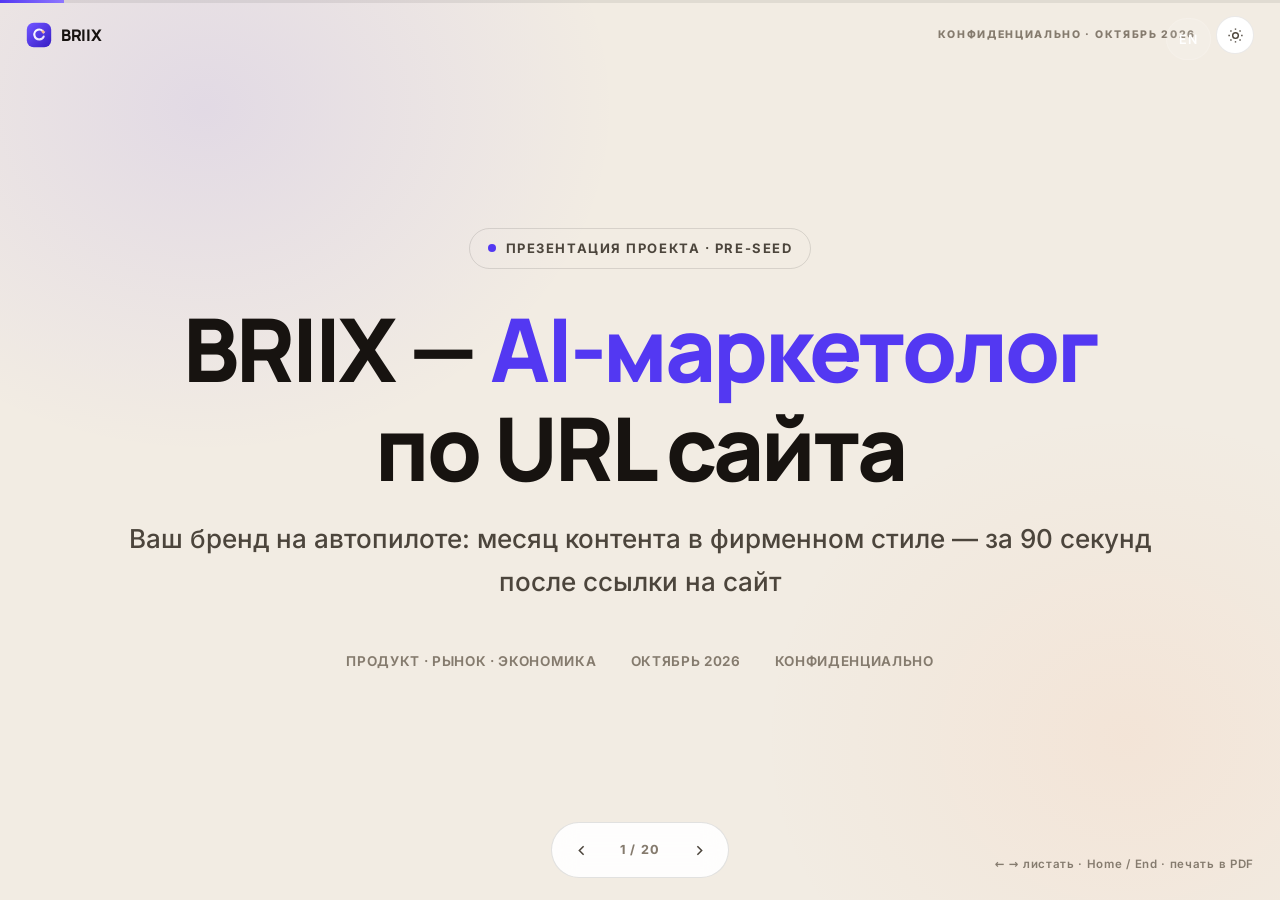
<file: site/presentation.html>
<!DOCTYPE html>
<html lang="ru">
<head>
<link rel="alternate" hreflang="ru" href="https://rucorp.github.io/briix/presentation.html">
<link rel="alternate" hreflang="en" href="https://rucorp.github.io/briix/en/presentation.html">
<link rel="alternate" hreflang="x-default" href="https://rucorp.github.io/briix/presentation.html">
<meta charset="UTF-8">
<meta name="viewport" content="width=device-width, initial-scale=1.0">
<title>BRIIX — презентация проекта</title>
<meta name="description" content="Презентация BRIIX: AI-маркетолог по URL сайта. Продукт, рынок, бизнес-модель, финмодель, план и команда.">
<meta name="robots" content="noindex, nofollow">
<meta name="color-scheme" content="light dark">
<meta name="theme-color" content="#faf7f2" media="(prefers-color-scheme: light)">
<meta name="theme-color" content="#0f0c09" media="(prefers-color-scheme: dark)">
<script>
  /* Без мигания: тема ставится до загрузки CSS */
  (function () {
    try {
      var t = localStorage.getItem('briix-theme');
      if (t !== 'light' && t !== 'dark') {
        t = window.matchMedia && window.matchMedia('(prefers-color-scheme: dark)').matches ? 'dark' : 'light';
      }
      document.documentElement.dataset.theme = t;
    } catch (e) {}
  })();
</script>
<link rel="icon" href="assets/img/favicon.svg" type="image/svg+xml">
<link rel="preload" href="assets/fonts/inter-cyrillic-wght-normal.woff2" as="font" type="font/woff2" crossorigin>
<link rel="preload" href="assets/fonts/manrope-cyrillic-wght-normal.woff2" as="font" type="font/woff2" crossorigin>
<link rel="stylesheet" href="assets/css/main.css">
</head>
<body class="deck-body">

<div class="deck" id="deck">
  <div class="deck-progress"><i id="deck-progress-bar"></i></div>

  <a class="deck-brand" href="index.html">
    <img class="logo-mark" src="assets/img/logo.svg" alt="">
    BRIIX
  </a>
  <div class="deck-conf">Конфиденциально · Октябрь 2026</div>
  <div class="deck-theme">
    <a class="lang-toggle on-dark" href="en/presentation.html" hreflang="en" lang="en" title="English" aria-label="Переключить язык" onclick="try{localStorage.setItem('briix-lang','en')}catch(e){}">EN</a>
        <button class="theme-toggle" type="button" aria-label="Переключить тему" title="Переключить тему">
        <svg class="icon-sun" viewBox="0 0 24 24" fill="none" stroke="currentColor" stroke-width="2" aria-hidden="true"><circle cx="12" cy="12" r="4"/><path d="M12 2v2M12 20v2M4.9 4.9l1.4 1.4M17.7 17.7l1.4 1.4M2 12h2M20 12h2M4.9 19.1l1.4-1.4M17.7 6.3l1.4-1.4"/></svg>
        <svg class="icon-moon" viewBox="0 0 24 24" fill="none" stroke="currentColor" stroke-width="2" aria-hidden="true"><path d="M21 12.8A9 9 0 1 1 11.2 3a7 7 0 0 0 9.8 9.8z"/></svg>
      </button>
  </div>

  <div class="slides">

    <!-- ============ 1. TITLE ============ -->
    <section class="slide active" id="slide-1">
      <div class="slide-inner s-title-block">
        <div class="kicker"><i></i>Презентация проекта · pre-seed</div>
        <h1>BRIIX — <em>AI-маркетолог</em><br>по URL сайта</h1>
        <div class="tag">Ваш бренд на автопилоте: месяц контента в фирменном стиле — за 90 секунд после ссылки на сайт</div>
        <div class="meta">
          <span>Продукт · Рынок · Экономика</span>
          <span>Октябрь 2026</span>
          <span>Конфиденциально</span>
        </div>
      </div>
    </section>

    <!-- ============ 2. INVESTMENT SUMMARY ============ -->
    <section class="slide" id="slide-2">
      <div class="slide-inner">
        <div class="s-eyebrow">Резюме</div>
        <h2>SaaS с понятной механикой входа и здоровой экономикой</h2>
        <p class="s-sub">Вставьте ссылку на сайт — получите месяц контента, готового к публикации. Ноль усилий на входе, превью до оплаты, еженедельная работа — 10 минут.</p>
        <div class="s-kpis">
          <div class="s-kpi accent"><div class="v">$79</div><div class="l">Стартовый тариф в месяц — «AI-отдел маркетинга» вместо внешней команды за $800+</div></div>
          <div class="s-kpi"><div class="v">≈ 93%</div><div class="l">Валовая маржа на масштабе года 1</div></div>
          <div class="s-kpi"><div class="v">≈ 12</div><div class="l">LTV / CAC при CAC $120 и жизни клиента 14 месяцев</div></div>
          <div class="s-kpi"><div class="v">$150k</div><div class="l">Потребность в капитале до операционной безубыточности (12 мес)</div></div>
        </div>
        <div class="s-cards-2" style="margin-top:14px">
          <div class="s-card hl">
            <div class="big">800 клиентов<small>базовый сценарий, месяц 12 · MRR ≈ $88k</small></div>
            <p>Операционная безубыточность — около 235 платящих клиентов, это месяц 7–8 базового сценария.</p>
          </div>
          <div class="s-card">
            <div class="big">8–10 недель<small>до публичного запуска MVP</small></div>
            <p>Команда 2 человека + 4 AI-агента, бюджет разработки $55–60k. Критический путь — согласования площадок, а не код.</p>
          </div>
        </div>
      </div>
    </section>

    <!-- ============ 3. PROBLEM ============ -->
    <section class="slide" id="slide-3">
      <div class="slide-inner">
        <div class="s-eyebrow">Проблема</div>
        <h2>Малый бизнес знает, что нужно вести соцсети. Но попадает в пять ловушек</h2>
        <div class="s-cards-3">
          <div class="s-card"><div class="n">1</div><h3>Нет времени</h3><p>Владелец занят операционкой. SMM — всегда «последним делом», месяц за месяцем.</p></div>
          <div class="s-card"><div class="n">2</div><h3>Нет навыка</h3><p>Непонятно, что писать, о чём и в каком тоне. Пустой редактор страшнее занятости.</p></div>
          <div class="s-card"><div class="n">3</div><h3>Нет бюджета</h3><p>Внешняя команда или штатный маркетолог — от $800 до $3 000 в месяц при неуправляемой отдаче.</p></div>
          <div class="s-card"><div class="n">4</div><h3>«Некрасиво» без дизайнера</h3><p>Чужие стоковые картинки, стыдно публиковать. Бренд неузнаваем в ленте.</p></div>
          <div class="s-card"><div class="n">5</div><h3>Нерегулярность</h3><p>Ведут две недели и бросают. Постоянство — главный фактор охватов, и главный убийца.</p></div>
          <div class="s-card hl"><div class="n">→</div><h3>Следствие</h3><p>Присутствие в соцсетях случайное, а не системное. Регулярный конкурент спокойно забирает клиентов.</p></div>
        </div>
      </div>
    </section>

    <!-- ============ 4. SOLUTION ============ -->
    <section class="slide" id="slide-4">
      <div class="slide-inner">
        <div class="s-eyebrow">Решение</div>
        <h2>Один вход — URL сайта. Выход — регулярный бренд-контент</h2>
        <p class="s-sub">Механика «вставил ссылку → получил контент»: никаких брифов, анкет и вводных звонков. Пользователь видит реальный результат <b>до регистрации и до оплаты</b>.</p>
        <div class="s-kpis">
          <div class="s-kpi accent"><div class="v">90 сек</div><div class="l">От ссылки до первых 6 постов в фирменном стиле</div></div>
          <div class="s-kpi"><div class="v">50+</div><div class="l">Идей в контент-плане с датами, целями и форматами</div></div>
          <div class="s-kpi"><div class="v">10 мин</div><div class="l">Участие пользователя в неделю — или ноль на автопилоте</div></div>
          <div class="s-kpi"><div class="v">0</div><div class="l">Форм на входе. Онбординг без регистрации — превью с водяным знаком</div></div>
        </div>
        <div class="s-quote" style="margin-top:36px">
          «Вставьте адрес сайта — через 90 секунд вы увидите свои первые посты.<br>
          <b>Одобрите — остальное мы сделаем сами.</b>»
        </div>
        <p class="s-note">Видимый результат до оплаты — главный конверсионный механизм: посетитель убеждается на собственном контенте, а не на обещаниях.</p>
      </div>
    </section>

    <!-- ============ 5. PRODUCT FLOW ============ -->
    <section class="slide" id="slide-5">
      <div class="slide-inner">
        <div class="s-eyebrow">Продукт · путь пользователя</div>
        <h2>От ссылки до растущей ленты — один замкнутый контур</h2>
        <div class="s-flow">
          <div class="node"><div class="st">Шаг 1</div><div class="tt">URL без форм</div><div class="dd">Валидация, краулинг до 30 страниц: тексты, палитра, шрифты, логотип, услуги</div></div>
          <div class="node"><div class="st">Шаг 2</div><div class="tt">Brand DNA</div><div class="dd">Отрасль, аудитория, тон, УТП, запреты. Self-check фактов второй моделью</div></div>
          <div class="node"><div class="st">Шаг 3</div><div class="tt">Превью до оплаты</div><div class="dd">6 постов в мокапах площадок с водяным знаком, остальные идеи — закрыты</div></div>
          <div class="node"><div class="st">Шаг 4</div><div class="tt">План 50+ идей</div><div class="dd">8 рубрик, даты, цели, форматы, сезонность. Очередь с обучением на выборе</div></div>
          <div class="node"><div class="st">Шаг 5</div><div class="tt">Посты + Designer</div><div class="dd">Текст, визуал, адаптации под каналы. Правки чатом или послойно</div></div>
          <div class="node"><div class="st">Шаг 6</div><div class="tt">Календарь</div><div class="dd">Одобрение, массовые действия, drag-and-drop, режимы «спросить / автопилот»</div></div>
          <div class="node"><div class="st">Шаг 7</div><div class="tt">Публикация и рост</div><div class="dd">Расписание, надёжная доставка, метрики → следующий план умнее</div></div>
        </div>
        <div class="s-cards-3" style="margin-top:22px">
          <div class="s-card"><h3>Обратная связь — это сигнал</h3><p>«В план», «Не моё, потому что…», правки и метрики физически меняют следующую генерацию. Система проговаривает: «Понял — вы любите кейсы».</p></div>
          <div class="s-card"><h3>Модерация до публикации</h3><p>Токсичность, медицинские и финансовые обещания, несуществующие цены и адреса — отсекаются автоматически и сверяются с сайтом.</p></div>
          <div class="s-card"><h3>История и контроль</h3><p>Каждая правка — версия с откатом. Ничего не публикуется без одобрения, пока пользователь сам не включит автопилот.</p></div>
        </div>
      </div>
    </section>

    <!-- ============ 6. BRAND DNA ============ -->
    <section class="slide" id="slide-6">
      <div class="slide-inner">
        <div class="s-eyebrow">Продукт · ядро</div>
        <h2>Brand DNA — профиль бренда, который работает в каждом посте</h2>
        <div class="s-cols">
          <div>
            <p class="s-sub" style="margin-top:0">Это не «описание компании», а структурированный версионируемый контракт: его соблюдают генерация текста, Designer и модерация. Пользователь может править любой элемент — вручную или в чате.</p>
            <ul class="s-list">
              <li>Палитра из CSS-кода и визуала сайта + пара шрифтов</li>
              <li>Тон общения по шкалам, архетип, «как мы говорим / как не говорим»</li>
              <li>3 сегмента аудитории с болями и триггерами, до 5 УТП</li>
              <li>Ключевые и запрещённые темы — гайдрейлы для регулируемых отраслей</li>
              <li>Self-check второй моделью: цены, адреса, услуги сверяются с сайтом</li>
            </ul>
          </div>
          <div>
            <div class="s-card hl">
              <div class="big">≥ 90%</div>
              <p>Целевое качество Brand DNA без критичных галлюцинаций на контрольной выборке из 30 сайтов разных отраслей — измеряется, а не оценивается на глаз.</p>
            </div>
            <div class="s-card" style="margin-top:12px">
              <h3>Видимость — часть ценности</h3>
              <p>Пользователь видит поэтапный прогресс: «Читаем сайт → Анализируем отрасль → Строим Brand DNA → Пишем первые посты». Система работает — и это видно.</p>
            </div>
            <div class="s-card" style="margin-top:12px">
              <h3>Нет сайта? Есть анкета</h3>
              <p>8 вопросов + логотип, опционально — ссылка на профиль соцсети. Продукт работает и для офлайн-бизнеса на старте.</p>
            </div>
          </div>
        </div>
      </div>
    </section>

    <!-- ============ 7. DIFFERENTIATION ============ -->
    <section class="slide" id="slide-7">
      <div class="slide-inner">
        <div class="s-eyebrow">Позиционирование</div>
        <h2>Не инструмент и не генератор — сотрудник</h2>
        <p class="s-sub">Категория: AI social media employee. Три опоры, которые защищаются в каждом продуктовом решении — именно они создают глубину, которую невозможно скопировать за выходные.</p>
        <div class="s-cards-3">
          <div class="s-card hl"><div class="n">01</div><h3>Brand DNA с визуальной идентичностью</h3><p>Стиль извлекается из самого сайта клиента — палитра, шрифты, голос, аудитория. Контент звучит «как вы», а не как робот. Плюс self-check на факты.</p></div>
          <div class="s-card hl"><div class="n">02</div><h3>Послойный визуал, а не картинка</h3><p>Библиотека шаблонов + Designer с единой схемой слоёв. Визуал — в цветах и шрифтах клиента, редактируется послойно, адаптируется под все форматы.</p></div>
          <div class="s-card hl"><div class="n">03</div><h3>Feedback loop как актив</h3><p>Каждое действие меняет следующую генерацию. Накопленные данные — собственный ML-актив, который улучшается с каждым клиентом.</p></div>
        </div>
        <div class="s-cards-2" style="margin-top:14px">
          <div class="s-card"><h3>Чем мы сознательно не являемся</h3><p>Ещё одним генератором текстов, дешёвым инструментом с ручным вводом идей или «обёрткой» с шаблонным результатом. Качество вкладывается в глубину: рендер, планировщик, интеграции, самообучение.</p></div>
          <div class="s-card"><h3>Доказательство в продукте</h3><p>Главный маркетинговый приём — «до/после» на реальном сайте клиента: экран сайта → 6 постов в его цветах. Честный ответ на претензию «а покажите» — показываем сразу, до регистрации.</p></div>
        </div>
      </div>
    </section>

    <!-- ============ 8. FEATURE MAP ============ -->
    <section class="slide" id="slide-8">
      <div class="slide-inner">
        <div class="s-eyebrow">Продукт · охват</div>
        <h2>Полный контур SMM в одном продукте</h2>
        <table class="s-table">
          <thead>
            <tr><th style="width:22%">Модуль</th><th>MVP — строим сейчас</th><th style="width:30%">Фаза 2 — дорожная карта</th></tr>
          </thead>
          <tbody>
            <tr><td class="hl">Onboarding и Brand DNA</td><td>URL без регистрации, краулинг, палитра/шрифты/логотип, self-check, превью 6 постов ≤ 90 с, анкетный путь</td><td>Импорт стиля из соцпрофиля, генерация из товарного фида</td></tr>
            <tr><td class="hl">Контент-план</td><td>50+ идей по 8 рубрикам, сезонность, очередь с обучением, свои идеи текстом/голосом/фото</td><td>—</td></tr>
            <tr><td class="hl">Генерация постов</td><td>Текст + визуал, 4 стратегии, адаптации под каналы, карусели, сценарии коротких видео, модерация, версии</td><td>Авто-видео из сценария, анимированные stories</td></tr>
            <tr><td class="hl">Designer</td><td>Послоиное редактирование, авто-раскладка 1:1 / 4:5 / 9:16 / 1.91:1, удаление фона, свои шаблоны, undo/redo</td><td>—</td></tr>
            <tr><td class="hl">Каналы и публикация</td><td>4 канала, шифрование токенов, календарь, режим одобрения, ограниченный автопилот</td><td>До 12 каналов, полный автопилот с порогом уверенности</td></tr>
            <tr><td class="hl">Inbox и реклама</td><td>Модель данных заложена</td><td>Работа с обращениями и лидами, управление рекламой с автооптимизацией бюджета</td></tr>
            <tr><td class="hl">Аналитика</td><td>Метрики 1 ч / 24 ч / 7 дн, дашборд, влияние на будущие планы, еженедельный отчёт</td><td>Отраслевые бенчмарки, прогноз лучшего времени</td></tr>
          </tbody>
        </table>
      </div>
    </section>

    <!-- ============ 9. MARKET ============ -->
    <section class="slide" id="slide-9">
      <div class="slide-inner">
        <div class="s-eyebrow">Рынок и аудитория</div>
        <h2>Малый бизнес с сайтом — и без маркетолога</h2>
        <div class="s-cols">
          <div>
            <ul class="s-list">
              <li><b>Сегмент:</b> компании 1–50 сотрудников без штатного маркетолога или SMM-менеджера</li>
              <li><b>Отрасли-точки входа:</b> подрядчики и застройщики, клиники, отели и туризм, профессиональные услуги, технологические компании, e-commerce</li>
              <li><b>География:</b> старт на скандинавском и англоязычном рынке, далее — ЕС. Интерфейс с первого дня на трёх языках, контент — на любом языке сайта клиента</li>
              <li><b>Триггер покупки:</b> регулярность без усилий и «красиво, как у больших» — за цену одного обеда в неделю</li>
            </ul>
            <div class="s-quote" style="margin-top:26px">
              Сотни тысяч компаний платят $800–3 000 в месяц за то, что BRIIX делает за <b>$79</b> — с брендовым визуалом и без потери контроля.
            </div>
          </div>
          <div>
            <div class="s-cards-2" style="grid-template-columns:1fr 1fr; margin-top:0">
              <div class="s-card"><div class="big">1-50</div><p>Сотрудников — типичный клиент: владелец или администратор без маркетингового бэкграунда</p></div>
              <div class="s-card"><div class="big">3 боли</div><p>«Нет времени», «не знаю, что писать», «некрасиво без дизайнера» — закрываются первым же превью</p></div>
              <div class="s-card"><div class="big">B2B SaaS</div><p>Self-serve подписка с низким порогом входа: превью до оплаты, отмена в любой момент</p></div>
              <div class="s-card"><div class="big">Network</div><p>Каждый пост — витрина продукта: бренд-контент видят клиенты и конкуренты пользователя</p></div>
            </div>
          </div>
        </div>
      </div>
    </section>

    <!-- ============ 10. BUSINESS MODEL ============ -->
    <section class="slide" id="slide-10">
      <div class="slide-inner">
        <div class="s-eyebrow">Бизнес-модель</div>
        <h2>Подписка: $79 · $149 · $399 — и годовой план со скидкой 20%</h2>
        <table class="s-table">
          <thead>
            <tr><th>План</th><th>Цена</th><th>Что входит</th><th>Доля в миксе*</th></tr>
          </thead>
          <tbody>
            <tr><td class="hl">Starter</td><td class="num">$79/мес</td><td>1 бренд, 4 канала, 30 постов/мес, 30 AI-изображений, Brand DNA, Designer, аналитика</td><td class="num">65%</td></tr>
            <tr><td class="hl">Growth</td><td class="num">$149/мес</td><td>8 каналов, 90 постов, 100 изображений, полный автопилот, работа с обращениями</td><td class="num">28%</td></tr>
            <tr><td class="hl">Agency</td><td class="num">$399/мес</td><td>5 брендов, команды, white-label</td><td class="num">7%</td></tr>
          </tbody>
        </table>
        <div class="s-cards-3" style="margin-top:18px">
          <div class="s-card"><h3>Нулевой барьер входа</h3><p>Превью 6 постов — без регистрации и карты. Trial 7 дней с полным функционалом Starter. Подписка без привязки.</p></div>
          <div class="s-card"><h3>Конверсионная воронка</h3><p>Посетитель → превью 25% → email 35% (≈ 8–9% в trial) → платящий 25%. Ключевой хук — результат на собственном сайте до оплаты.</p></div>
          <div class="s-card"><h3>Расширение чека</h3><p>Апгрейд при упоре в лимиты, рост числа каналов и брендов, годовая оплата. Blended ARPA с учётом скидок — около $110.</p></div>
        </div>
        <p class="s-note">* Допущение финансовой модели для типичного SMB SaaS с тремя тарифами.</p>
      </div>
    </section>

    <!-- ============ 11. UNIT ECONOMICS ============ -->
    <section class="slide" id="slide-11">
      <div class="slide-inner">
        <div class="s-eyebrow">Юнит-экономика</div>
        <h2>Маржа не в инфраструктуре — а в качестве продукта</h2>
        <div class="s-kpis">
          <div class="s-kpi"><div class="v">$110</div><div class="l">Blended ARPA в месяц</div></div>
          <div class="s-kpi"><div class="v">≈ $1 430</div><div class="l">LTV при жизни клиента 14 мес и churn 7% в месяц</div></div>
          <div class="s-kpi"><div class="v">$120</div><div class="l">CAC blended: органика, контент, платный трафик</div></div>
          <div class="s-kpi accent"><div class="v">1.2 мес</div><div class="l">Окупаемость CAC</div></div>
        </div>
        <div class="s-cards-3" style="margin-top:14px">
          <div class="s-card"><div class="big">≈ 93–94%</div><p>Валовая маржа: себестоимость AI $1.4–2.0 на клиента (потолок $6) + прочий COGS ≈ $5.5 (хостинг, CDN, комиссии).</p></div>
          <div class="s-card"><div class="big">≈ 235</div><p>Платящих клиентов для операционной безубыточности при фонде $19k/мес и маркетинге $5k/мес — это месяц 7–8.</p></div>
          <div class="s-card"><div class="big">Стабильна к AI</div><p>Рост цен моделей на +30% снижает маржу до 92% — несущественно. Всё инвестиционное внимание — конверсия и удержание.</p></div>
        </div>
      </div>
    </section>

    <!-- ============ 12. FINANCIAL MODEL ============ -->
    <section class="slide" id="slide-12">
      <div class="slide-inner">
        <div class="s-eyebrow">Финансовая модель</div>
        <h2>Три сценария роста после публичного запуска в месяц 3</h2>
        <div class="s-bar-chart">
          <div class="bar-row"><div class="bl">Месяц 3</div><div class="track"><i class="dim" style="width:3%"></i><i class="alt" style="width:6%"></i><i style="width:11%"></i></div><div class="bv">25 / 50 / 90</div></div>
          <div class="bar-row"><div class="bl">Месяц 6</div><div class="track"><i class="dim" style="width:14%"></i><i class="alt" style="width:29%"></i><i style="width:56%"></i></div><div class="bv">110 / 230 / 450</div></div>
          <div class="bar-row"><div class="bl">Месяц 9</div><div class="track"><i class="dim" style="width:25%"></i><i class="alt" style="width:60%"></i><i style="width:100%"></i></div><div class="bv">200 / 480 / 1 000</div></div>
          <div class="bar-row"><div class="bl">Месяц 12</div><div class="track"><i class="dim" style="width:38%"></i><i class="alt" style="width:100%"></i><i style="width:100%"></i></div><div class="bv">300 / 800 / 1 900</div></div>
        </div>
        <div class="s-legend">
          <span><i style="background:linear-gradient(90deg,#5b5248,#7a6f61)"></i>Пессимистичный</span>
          <span><i style="background:linear-gradient(90deg,#ff8a4c,#ffb38a)"></i>Базовый</span>
          <span><i style="background:linear-gradient(90deg,#7c5cff,#a594ff)"></i>Оптимистичный</span>
          <span>Платящие клиенты на конец месяца</span>
        </div>
        <table class="s-table">
          <thead><tr><th>Показатель на месяц 12</th><th>Пессимистичный</th><th>Базовый</th><th>Оптимистичный</th></tr></thead>
          <tbody>
            <tr><td>Платящих клиентов</td><td class="num">300</td><td class="num hl">800</td><td class="num">1 900</td></tr>
            <tr><td>MRR</td><td class="num">$33k</td><td class="num hl">$88k</td><td class="num">$209k</td></tr>
            <tr><td>ARR run-rate</td><td class="num">$0.4M</td><td class="num hl">$1.06M</td><td class="num">$2.5M</td></tr>
            <tr><td>Операционная безубыточность</td><td class="num">месяц 13–15</td><td class="num hl">месяц 7–8</td><td class="num">месяц 5</td></tr>
            <tr><td>Кумулятивный кэш-минимум</td><td class="num">−$210k</td><td class="num hl">−$150k</td><td class="num">−$110k</td></tr>
          </tbody>
        </table>
      </div>
    </section>

    <!-- ============ 13. P&L ============ -->
    <section class="slide" id="slide-13">
      <div class="slide-inner">
        <div class="s-eyebrow">Финансовая модель · P&L</div>
        <h2>Базовый сценарий, месяц 12: операционная прибыль ≈ $50 800</h2>
        <div class="s-cols">
          <div>
            <table class="s-table" style="margin-top:0">
              <thead><tr><th>Статья</th><th style="text-align:right">$ / мес</th></tr></thead>
              <tbody>
                <tr><td>Выручка (800 клиентов × $110)</td><td class="num" style="text-align:right">88 000</td></tr>
                <tr><td>COGS: AI ($1.6) + прочее ($5.5) на клиента</td><td class="num" style="text-align:right">−5 700</td></tr>
                <tr><td class="hl">Валовая прибыль (93.5%)</td><td class="num hl" style="text-align:right">82 300</td></tr>
                <tr><td>Команда 2 чел. + AI-агенты</td><td class="num" style="text-align:right">−16 500</td></tr>
                <tr><td>Инфраструктура, сервисы, юридическое</td><td class="num" style="text-align:right">−3 000</td></tr>
                <tr><td>Маркетинг</td><td class="num" style="text-align:right">−12 000</td></tr>
                <tr><td class="hl">Операционная прибыль</td><td class="num hl" style="text-align:right">≈ +50 800</td></tr>
              </tbody>
            </table>
          </div>
          <div>
            <div class="s-card"><h3>Чувствительность модели</h3>
              <ul class="s-list" style="margin-top:14px">
                <li>Цены AI +30% → маржа 93% → 92% — несущественно</li>
                <li>CAC $250 вместо $120 → LTV/CAC ≈ 6 — рост дороже на $8–10k/мес</li>
                <li>Churn 10% вместо 7% → LTV −30%, месяц 12 — 620 клиентов вместо 800</li>
                <li>Конверсия trial → paid 15% вместо 25% → безубыточность сдвигается на +3–4 месяца, нужно +$50k</li>
              </ul>
            </div>
            <div class="s-card hl" style="margin-top:12px">
              <h3>Вывод для инвестора</h3>
              <p>Модель устойчива к ценам AI и росту CAC. Чувствительна к двум вещам — конверсии в оплату и удержанию. Именно поэтому инвестиции идут в качество генерации, визуал и feedback loop.</p>
            </div>
          </div>
        </div>
      </div>
    </section>

    <!-- ============ 14. PLAN ============ -->
    <section class="slide" id="slide-14">
      <div class="slide-inner">
        <div class="s-eyebrow">План реализации</div>
        <h2>MVP — 8–10 недель: 6 недель сборки, затем бета и запуск</h2>
        <table class="s-table">
          <thead><tr><th style="width:14%">Неделя</th><th>Фокус</th><th>Результат</th></tr></thead>
          <tbody>
            <tr><td class="num">0</td><td>Утверждение скоупа, аккаунты, подача заявок на согласования площадок, инфраструктура</td><td>Приложение на staging</td></tr>
            <tr><td class="num">1</td><td>AI-шлюз, auth и изоляция данных, краулер, промпты Brand DNA, eval</td><td>URL → Brand DNA для 30 контрольных сайтов</td></tr>
            <tr><td class="num">2</td><td>Контент-план, очередь идей, превью-сессия, промпты постов, модерация</td><td>Аноним получает 6 превью-постов</td></tr>
            <tr><td class="num">3</td><td>Рендер-сервис, 60 шаблонов, Designer, генерация изображений</td><td>Пост с фирменным визуалом, правки в редакторе</td></tr>
            <tr><td class="num">4</td><td>Подключения каналов, публикация и планировщик, календарь, оплата, уведомления</td><td>Полный цикл до публикации в 4 канала</td></tr>
            <tr><td class="num">5</td><td>Аналитика, квоты, GDPR, лендинг, E2E, нагрузка, безопасность</td><td>Feature-complete MVP на staging</td></tr>
            <tr><td class="num">6</td><td>Закрытая бета: 20 пользователей из 5 отраслей, ежедневный фидбэк</td><td>Метрики приёмки MVP</td></tr>
            <tr><td class="num">7–8</td><td>Согласования (или план Б), прод, запуск</td><td>Публичный запуск</td></tr>
            <tr><td class="num">9–16</td><td>Фаза 2: полный автопилот → обращения → реклама → новые каналы → мультибренд</td><td>Планы Growth и Agency полноценны</td></tr>
          </tbody>
        </table>
      </div>
    </section>

    <!-- ============ 15. TEAM ============ -->
    <section class="slide" id="slide-15">
      <div class="slide-inner">
        <div class="s-eyebrow">Команда и операционная модель</div>
        <h2>Капиталоэффективная сборка: 2 человека + 4 AI-агента</h2>
        <div class="s-cards-4">
          <div class="s-card"><div class="n">TL</div><h3>Tech Lead</h3><p>Архитектура, AI-шлюз и промпты, интеграции и согласования площадок, DevOps, финальное ревью.</p></div>
          <div class="s-card"><div class="n">PL</div><h3>Product Lead</h3><p>Продукт и приоритизация, UX, Designer и шаблоны, лендинг, бета-пользователи.</p></div>
          <div class="s-card"><div class="n">A1·A2</div><h3>Агенты сборки</h3><p>Backend-модули и воркеры, экраны и компоненты — каждая задача: один PR, спека до кода.</p></div>
          <div class="s-card"><div class="n">A3·A4</div><h3>Агенты качества</h3><p>Промпты, схемы, eval-прогоны, шаблоны. Автотесты, CI, первая линия ревью каждого PR.</p></div>
        </div>
        <div class="s-cards-3" style="margin-top:14px">
          <div class="s-card hl"><div class="big">≈ 4–5×</div><p>Ускорение против классической команды: эффективная скорость ≈ 4–5 человеко-дней в календарный день.</p></div>
          <div class="s-card"><div class="big">$55–60k</div><p>Бюджет разработки MVP: команда $35k, работа агентов $6–9k, инфраструктура $3k, юридическое и лицензии, резерв 15%.</p></div>
          <div class="s-card"><div class="big">Правила</div><p>Спека до кода, контракты API как источник истины, лимит работы в процессе, недельные eval-отчёты. Человек отвечает за безопасность, деньги и решения.</p></div>
        </div>
      </div>
    </section>

    <!-- ============ 16. RISKS ============ -->
    <section class="slide" id="slide-16">
      <div class="slide-inner">
        <div class="s-eyebrow">Риски</div>
        <h2>Мы знаем, что может пойти не так — и что делаем</h2>
        <table class="s-table">
          <thead><tr><th style="width:34%">Риск</th><th style="width:12%">Вероятность</th><th>Мера</th></tr></thead>
          <tbody>
            <tr><td class="hl">Согласования площадок затягиваются</td><td class="num">Высокая</td><td>Заявки в неделю 0, демо-видео и политика приватности с первого дня; запасной сценарий запуска без одной сети, список ожидания</td></tr>
            <tr><td class="hl">Качество генерации «как у всех»</td><td class="num">Высокая</td><td>Инвестиции в глубину: Brand DNA + self-check, послойный визуал, feedback loop, еженедельный eval на контрольной выборке</td></tr>
            <tr><td class="hl">Галлюцинации (цены, адреса, медицина)</td><td class="num">Средняя</td><td>Сверка с сайтом, отраслевая модерация, список «всегда спрашивать», запрет автоматики по чувствительным темам</td></tr>
            <tr><td class="hl">Низкая конверсия trial → paid</td><td class="num">Средняя</td><td>Smoke-тест лендинга на раннем этапе за $1k и 2 недели вместо $60k и 10 недель разработки «вслепую»</td></tr>
            <tr><td class="hl">Стоимость AI съедает маржу</td><td class="num">Средняя</td><td>Тиры моделей, кэширование, бюджетные лимиты, трейсинг каждого вызова. Маржа устойчива к +30% к ценам</td></tr>
            <tr><td class="hl">Утечка доступов к аккаунтам клиентов</td><td class="num">Низкая</td><td>Шифрование токенов, изоляция данных по рабочим пространствам, минимальные права, аудит доступа</td></tr>
          </tbody>
        </table>
      </div>
    </section>

    <!-- ============ 17. ASK ============ -->
    <section class="slide" id="slide-17">
      <div class="slide-inner">
        <div class="s-eyebrow">Раунд</div>
        <h2>Потребность в капитале: $150k до операционной безубыточности</h2>
        <div class="s-cols">
          <div>
            <table class="s-table" style="margin-top:0">
              <thead><tr><th>Использование средств</th><th style="text-align:right">Сумма</th></tr></thead>
              <tbody>
                <tr><td>Разработка MVP (команда, агенты, инфраструктура, юридическое)</td><td class="num" style="text-align:right">$55–60k</td></tr>
                <tr><td>Операционные расходы до безубыточности</td><td class="num" style="text-align:right">≈ $95k</td></tr>
                <tr><td class="hl">Итого — базовый сценарий</td><td class="num hl" style="text-align:right">$150k</td></tr>
                <tr><td>С запасом на пессимистичный сценарий</td><td class="num" style="text-align:right">$200k</td></tr>
              </tbody>
            </table>
            <p class="s-note">Формат: собственные средства / ангельский раунд / pre-seed. При оптимистичном сценарии — выход на бутстрап уже с месяца 5.</p>
          </div>
          <div>
            <div class="s-card hl"><h3>Куда идут деньги</h3>
              <div class="s-bar-chart" style="margin-top:16px">
                <div class="bar-row"><div class="bl">Разработка</div><div class="track"><i style="width:38%"></i></div><div class="bv">38%</div></div>
                <div class="bar-row"><div class="bl">Маркетинг</div><div class="track"><i class="alt" style="width:32%"></i></div><div class="bv">32%</div></div>
                <div class="bar-row"><div class="bl">Команда</div><div class="track"><i style="width:20%"></i></div><div class="bv">20%</div></div>
                <div class="bar-row"><div class="bl">Резерв</div><div class="track"><i class="dim" style="width:10%"></i></div><div class="bv">10%</div></div>
              </div>
            </div>
            <div class="s-card" style="margin-top:12px"><h3>Что получает инвестор</h3><p>Прозрачную модель с проверочными воротами, регулярную отчётность по метрикам воронки и удержания, участие в категории с высокой маржой и понятной механикой роста.</p></div>
          </div>
        </div>
      </div>
    </section>

    <!-- ============ 18. GATES ============ -->
    <section class="slide" id="slide-18">
      <div class="slide-inner">
        <div class="s-eyebrow">Дисциплина исполнения</div>
        <h2>Решения принимаются по воротам, а не по ощущениям</h2>
        <table class="s-table">
          <thead><tr><th style="width:8%">#</th><th>Условие GO</th><th style="width:18%">Срок</th><th style="width:16%">Стоп-правило</th></tr></thead>
          <tbody>
            <tr><td class="num">G1</td><td class="hl">Smoke-тест лендинга: ≥ 8% посетителей → email на выборке 500+ визитов</td><td>Неделя 2–3</td><td>&lt; 5% → пересмотр позиционирования ДО разработки</td></tr>
            <tr><td class="num">G2</td><td class="hl">Заявки на согласования публикаций поданы</td><td>Неделя 0</td><td>Запасной сценарий каналов</td></tr>
            <tr><td class="num">G3</td><td class="hl">Brand DNA ≥ 90% без критичных галлюцинаций на контрольной выборке</td><td>Неделя 1–2</td><td>&lt; 80% → не выходим в бету</td></tr>
            <tr><td class="num">G4</td><td class="hl">Подтверждённый капитал $150k (или $60k + план на остаток)</td><td>До недели 0</td><td>Старт только с закрытым финансированием</td></tr>
            <tr><td class="num">G5</td><td class="hl">Проверка имени, домена и торговой марки завершена</td><td>Неделя 0</td><td>Смена имени до публичных материалов</td></tr>
          </tbody>
        </table>
        <div class="s-cards-3" style="margin-top:16px">
          <div class="s-card"><h3>Критерии приёмки MVP</h3><p>Публикации без сбоев ≥ 98%, ≥ 50% постов одобряются без правок, NPS ≥ 30, себестоимость AI в пределах лимита по фактическим трейсам.</p></div>
          <div class="s-card"><h3>Метрики беты (неделя 6)</h3><p>20 пользователей из 5 отраслей, ежедневный фидбэк. Решение о публичном запуске — по цифрам, а не по энтузиазму.</p></div>
          <div class="s-card"><h3>Четыре стратегические ставки</h3><p>Превью конвертирует лучше формы. Бизнес доверяет автопилоту через 2–4 недели. Фирменный шаблон «достаточно красив». Feedback loop реально улучшает выдачу.</p></div>
        </div>
      </div>
    </section>

    <!-- ============ 19. VISION ============ -->
    <section class="slide" id="slide-19">
      <div class="slide-inner">
        <div class="s-eyebrow">Видение</div>
        <h2>«SMM-сотрудник по подписке» для миллиона малых бизнесов</h2>
        <div class="s-cols">
          <div>
            <div class="s-quote">
              Сделать регулярное бренд-присутствие в соцсетях таким же простым, как подключение к CRM: <b>без маркетолога, без агентства, без дизайнера</b> — для любого бизнеса с сайтом.
            </div>
            <ul class="s-list" style="margin-top:28px">
              <li>От первого канала — к полному контуру: контент, публикация, обращения, реклама, аналитика</li>
              <li>Система, которая знает бренд клиента лучше штатного сотрудника — потому что учится на каждом решении</li>
              <li>Собственный ML-актив на накопленных данных: качество растёт с масштабом, а не деградирует</li>
            </ul>
          </div>
          <div>
            <div class="s-cards-2" style="grid-template-columns:1fr; margin-top:0">
              <div class="s-card hl"><div class="big">Год 1</div><p>MVP, бета, публичный запуск, 300–1 900 платящих клиентов по сценариям. Фокус — качество генерации и регулярность.</p></div>
              <div class="s-card"><div class="big">Год 2</div><p>Полный автопилот, работа с обращениями, реклама, 12 каналов, мультибренд и агентский тариф. Выход на смежные рынки ЕС.</p></div>
              <div class="s-card"><div class="big">Долгосрочно</div><p>Инфраструктурный переход на собственные модели по мере накопления данных — с сохранением маржи и качества.</p></div>
            </div>
          </div>
        </div>
      </div>
    </section>

    <!-- ============ 20. FINAL ============ -->
    <section class="slide" id="slide-20">
      <div class="slide-inner s-title-block">
        <div class="kicker"><i></i>BRIIX · октябрь 2026</div>
        <h1>Ваш бренд —<br><em>на автопилоте</em></h1>
        <div class="tag">Вставьте ссылку на сайт — и через 90 секунд увидите свой первый контент.<br>Дальше всё делает BRIIX.</div>
        <div class="meta">
          <span>Продукт: briix</span>
          <span>Раунд: $150k</span>
          <span>Контакт — по каналу, которым получена эта презентация</span>
        </div>
      </div>
    </section>

  </div>

  <div class="deck-controls">
    <button id="deck-prev" aria-label="Предыдущий слайд">
      <svg viewBox="0 0 24 24" fill="none" stroke="currentColor" stroke-width="2.2"><path d="M15 18l-6-6 6-6"/></svg>
    </button>
    <div class="deck-counter" id="deck-counter">1 / 20</div>
    <button id="deck-next" aria-label="Следующий слайд">
      <svg viewBox="0 0 24 24" fill="none" stroke="currentColor" stroke-width="2.2"><path d="M9 6l6 6-6 6"/></svg>
    </button>
  </div>
  <div class="deck-hint">← → листать · Home / End · печать в PDF</div>
</div>

<script src="assets/js/theme.js"></script>
<script src="assets/js/deck.js"></script>
</body>
</html>
</file>
<file: assets/css/main.css>
/* ============================================================
   BRIIX — design system
   Warm neutral base, violet accent, Manrope + Inter.
   All colors live in the variable blocks:
   :root (light), [data-theme='dark'], @media print (light).
   ============================================================ */

/* ---------- Reset ---------- */
/* [hidden] обязан побеждать любой авторский display. Иначе элемент с
   атрибутом hidden виден всегда, а JS-переключение hidden не работает
   (случай с .demo-modal: display: grid перебивал правило браузера). */
[hidden] { display: none !important; }

/* ---------- Fonts ---------- */
@font-face {
  font-family: 'Inter Variable';
  font-style: normal;
  font-display: swap;
  font-weight: 100 900;
  src: url('../fonts/inter-cyrillic-wght-normal.woff2') format('woff2-variations');
  unicode-range: U+0301, U+0400-045F, U+0490-0491, U+04B0-04B1, U+2116;
}
@font-face {
  font-family: 'Inter Variable';
  font-style: normal;
  font-display: swap;
  font-weight: 100 900;
  src: url('../fonts/inter-cyrillic-ext-wght-normal.woff2') format('woff2-variations');
  unicode-range: U+0460-052F, U+1C80-1C8A, U+20B4, U+2DE0-2DFF, U+A640-A69F, U+FE2E-FE2F;
}
@font-face {
  font-family: 'Inter Variable';
  font-style: normal;
  font-display: swap;
  font-weight: 100 900;
  src: url('../fonts/inter-latin-wght-normal.woff2') format('woff2-variations');
  unicode-range: U+0000-00FF, U+0131, U+0152-0153, U+02BB-02BC, U+02C6, U+02DA, U+02DC, U+0304, U+0308, U+0329, U+2000-206F, U+20AC, U+2122, U+2191, U+2193, U+2212, U+2215, U+FEFF, U+FFFD;
}
@font-face {
  font-family: 'Inter Variable';
  font-style: normal;
  font-display: swap;
  font-weight: 100 900;
  src: url('../fonts/inter-latin-ext-wght-normal.woff2') format('woff2-variations');
  unicode-range: U+0100-02BA, U+02BD-02C5, U+02C7-02CC, U+02CE-02D7, U+02DD-02FF, U+0304, U+0308, U+0329, U+1D00-1DBF, U+1E00-1E9F, U+1EF2-1EFF, U+2020, U+20A0-20AB, U+20AD-20C0, U+2113, U+2C60-2C7F, U+A720-A7FF;
}
@font-face {
  font-family: 'Manrope Variable';
  font-style: normal;
  font-display: swap;
  font-weight: 200 800;
  src: url('../fonts/manrope-cyrillic-wght-normal.woff2') format('woff2-variations');
  unicode-range: U+0301, U+0400-045F, U+0490-0491, U+04B0-04B1, U+2116;
}
@font-face {
  font-family: 'Manrope Variable';
  font-style: normal;
  font-display: swap;
  font-weight: 200 800;
  src: url('../fonts/manrope-cyrillic-ext-wght-normal.woff2') format('woff2-variations');
  unicode-range: U+0460-052F, U+1C80-1C8A, U+20B4, U+2DE0-2DFF, U+A640-A69F, U+FE2E-FE2F;
}
@font-face {
  font-family: 'Manrope Variable';
  font-style: normal;
  font-display: swap;
  font-weight: 200 800;
  src: url('../fonts/manrope-latin-wght-normal.woff2') format('woff2-variations');
  unicode-range: U+0000-00FF, U+0131, U+0152-0153, U+02BB-02BC, U+02C6, U+02DA, U+02DC, U+0304, U+0308, U+0329, U+2000-206F, U+20AC, U+2122, U+2191, U+2193, U+2212, U+2215, U+FEFF, U+FFFD;
}
@font-face {
  font-family: 'Manrope Variable';
  font-style: normal;
  font-display: swap;
  font-weight: 200 800;
  src: url('../fonts/manrope-latin-ext-wght-normal.woff2') format('woff2-variations');
  unicode-range: U+0100-02BA, U+02BD-02C5, U+02C7-02CC, U+02CE-02D7, U+02DD-02FF, U+0304, U+0308, U+0329, U+1D00-1DBF, U+1E00-1E9F, U+1EF2-1EFF, U+2020, U+20A0-20AB, U+20AD-20C0, U+2113, U+2C60-2C7F, U+A720-A7FF;
}

/* ============================================================
   Tokens — light (default)
   ============================================================ */
:root {
  color-scheme: light;

  --font-display: 'Manrope Variable', 'Inter Variable', system-ui, sans-serif;
  --font-body: 'Inter Variable', system-ui, -apple-system, 'Segoe UI', sans-serif;

  /* surfaces */
  --bg: #faf7f2;
  --bg-deep: #f2ece3;
  --card: #ffffff;
  --surface: #ffffff;
  --surface-alt: #fbf9f6;
  --header-bg: rgba(250, 247, 242, 0.82);
  --header-bg-solid: rgba(250, 247, 242, 0.94);

  /* text */
  --ink: #171310;
  --text-muted: #4c453c;
  --text-faint: #6b6255;
  --ink-2: var(--text-muted);
  --ink-3: var(--text-faint);

  /* lines */
  --line: rgba(23, 19, 16, 0.09);
  --line-strong: rgba(23, 19, 16, 0.16);

  /* accent */
  --accent: #5338f2;
  --accent-deep: #3b21c8;
  --accent-soft: #ede9ff;
  --accent-ink: #2e1a9e;
  --accent-border: rgba(83, 56, 242, 0.35);
  --accent-ring: rgba(83, 56, 242, 0.14);
  --danger-ring: rgba(194, 65, 12, 0.14);
  --on-accent: #ffffff;

  /* status */
  --ok: #1c7a4d;
  --ok-soft: rgba(28, 122, 77, 0.08);
  --ok-border: rgba(28, 122, 77, 0.2);
  --ok-glow: rgba(28, 122, 77, 0.15);
  --warn: #b45309;
  --warn-soft: rgba(180, 83, 9, 0.12);
  --warn-border: rgba(180, 83, 9, 0.35);
  --danger: #c2410c;

  /* on-ink (inverted text/chips) */
  --on-ink: #ffffff;
  --ink-hover: #2c241d;

  /* interactive fills */
  --ghost-bg: rgba(23, 19, 16, 0.05);
  --ghost-bg-hover: rgba(23, 19, 16, 0.1);
  --hover-bg: rgba(23, 19, 16, 0.06);

  /* inverted panels (dark band in light theme) */
  --panel-bg: #171310;
  --panel-grad: linear-gradient(160deg, #171310 0%, #241c14 55%, #2c2113 100%);
  --panel-ink: #ffffff;
  --panel-ink-2: rgba(255, 255, 255, 0.72);
  --panel-ink-3: rgba(255, 255, 255, 0.5);
  --panel-line: rgba(255, 255, 255, 0.14);
  --panel-glass: rgba(255, 255, 255, 0.12);
  --panel-accent: #a594ff;
  --panel-accent-soft: rgba(124, 92, 255, 0.22);
  --panel-accent-border: rgba(165, 148, 255, 0.4);
  --panel-shadow: rgba(0, 0, 0, 0.35);
  --panel-glass-soft: rgba(255, 255, 255, 0.07);
  --panel-track: rgba(255, 255, 255, 0.16);
  --panel-glow-1: rgba(83, 56, 242, 0.35);
  --panel-glow-2: rgba(255, 138, 76, 0.18);

  /* final CTA panel */
  --cta-grad: linear-gradient(140deg, #5338f2 0%, #3b21c8 62%, #2a1394 100%);
  --cta-ink: #ffffff;
  --cta-ink-2: rgba(255, 255, 255, 0.82);
  --cta-ink-3: rgba(255, 255, 255, 0.62);
  --cta-glass: rgba(255, 255, 255, 0.12);
  --cta-glass-line: rgba(255, 255, 255, 0.35);
  --cta-glow-1: rgba(255, 255, 255, 0.16);
  --cta-glow-2: rgba(255, 138, 76, 0.28);
  --cta-btn-bg: #ffffff;
  --cta-btn-ink: #3b21c8;

  /* art — client content and mockups, NOT recolored by the theme */
  --art-card: #ffffff;
  --art-scrim: linear-gradient(180deg, rgba(28, 22, 18, 0) 0%, rgba(28, 22, 18, 0.22) 45%, rgba(28, 22, 18, 0.58) 100%);
  --art-ink: #171310;
  --art-title-ink: #ffffff;
  --art-glass: rgba(255, 255, 255, 0.22);
  --art-glass-2: rgba(255, 255, 255, 0.14);
  --art-chip-dark: rgba(23, 19, 16, 0.12);
  --art-wm: rgba(23, 19, 16, 0.55);
  --art-label: rgba(0, 0, 0, 0.28);
  --art-browser: #f2ede6;
  --art-line: #f2ece3;
  --art-checker-1: #f6f2ec;
  --art-checker-2: #efe9e0;
  --art-handle-border: #5338f2;
  --art-handle-bg: #ffffff;
  --art-font-note: 'TextBook';

  /* glows */
  --glow-1: rgba(83, 56, 242, 0.13);
  --glow-2: rgba(255, 138, 76, 0.12);
  --glow-3: rgba(83, 56, 242, 0.07);
  --frame-glow-1: rgba(83, 56, 242, 0.12);
  --frame-glow-2: rgba(255, 138, 76, 0.1);
  --doc-glow: rgba(83, 56, 242, 0.32);

  /* shadows */
  --shadow-color: 23, 19, 16;
  --shadow-accent-color: 83, 56, 242;
  --shadow-s: 0 1px 2px rgba(var(--shadow-color), 0.05), 0 2px 8px rgba(var(--shadow-color), 0.04);
  --shadow-m: 0 2px 4px rgba(var(--shadow-color), 0.05), 0 12px 32px rgba(var(--shadow-color), 0.08);
  --shadow-l: 0 4px 8px rgba(var(--shadow-color), 0.05), 0 28px 64px rgba(var(--shadow-color), 0.12);
  --shadow-accent: 0 10px 30px rgba(var(--shadow-accent-color), 0.28);
  --shadow-featured: 0 30px 70px rgba(var(--shadow-color), 0.28);

  /* radii & layout */
  --radius-s: 12px;
  --radius-m: 18px;
  --radius-l: 26px;
  --radius-xl: 34px;
  --container: 1160px;
  --header-h: 72px;

  /* deck / slides */
  --deck-canvas: #f2ece3;
  --deck-glow-1: rgba(83, 56, 242, 0.1);
  --deck-glow-2: rgba(255, 138, 76, 0.08);
  --slide-ink: #171310;
  --slide-ink-2: #4c453c;
  --slide-ink-3: #6b6255;
  --slide-card: #ffffff;
  --slide-card-line: rgba(23, 19, 16, 0.09);
  --slide-line: rgba(23, 19, 16, 0.12);
  --slide-line-strong: rgba(23, 19, 16, 0.2);
  --slide-accent: #5338f2;
  --slide-accent-soft: rgba(83, 56, 242, 0.09);
  --slide-accent-border: rgba(83, 56, 242, 0.3);
  --slide-accent-ink: #2e1a9e;
  --slide-em: #5338f2;
  --slide-track: rgba(23, 19, 16, 0.07);
  --slide-bar-base: linear-gradient(90deg, #5338f2, #8e77ff);
  --slide-bar-alt: linear-gradient(90deg, #e0723a, #ff8a4c);
  --slide-bar-dim: linear-gradient(90deg, #8a7f6f, #b0a392);
  --slide-ctrl-bg: rgba(255, 255, 255, 0.9);
  --slide-ctrl-line: rgba(23, 19, 16, 0.12);
  --slide-ctrl-ink: #4c453c;
  --slide-ctrl-hover: rgba(23, 19, 16, 0.08);
  --slide-progress-track: rgba(23, 19, 16, 0.08);
  --slide-progress: linear-gradient(90deg, #5338f2, #8e77ff);
}

/* ============================================================
   Tokens — dark
   ============================================================ */
[data-theme='dark'] {
  color-scheme: dark;

  --bg: #0f0c09;
  --bg-deep: #191410;
  --card: #1a1512;
  --surface: #1a1512;
  --surface-alt: #15110d;
  --header-bg: rgba(15, 12, 9, 0.82);
  --header-bg-solid: rgba(15, 12, 9, 0.94);

  --ink: #f5f1ea;
  --text-muted: #c9c1b4;
  --text-faint: #968b7c;

  --line: rgba(245, 241, 234, 0.1);
  --line-strong: rgba(245, 241, 234, 0.18);

  --accent: #a594ff;
  --accent-deep: #8e77ff;
  --accent-soft: #27214a;
  --accent-ink: #cfc3ff;
  --accent-border: rgba(165, 148, 255, 0.45);
  --accent-ring: rgba(165, 148, 255, 0.22);
  --danger-ring: rgba(255, 157, 122, 0.22);
  --on-accent: #14100c;

  --ok: #7fe6ac;
  --ok-soft: rgba(127, 230, 172, 0.1);
  --ok-border: rgba(127, 230, 172, 0.28);
  --ok-glow: rgba(127, 230, 172, 0.18);
  --warn: #ffb38a;
  --warn-soft: rgba(255, 179, 138, 0.12);
  --warn-border: rgba(255, 179, 138, 0.35);
  --danger: #ff9d7a;

  --on-ink: #14100c;
  --ink-hover: #e8e2d8;
  --ghost-bg: rgba(245, 241, 234, 0.07);
  --ghost-bg-hover: rgba(245, 241, 234, 0.12);
  --hover-bg: rgba(245, 241, 234, 0.08);

  /* inverted panels become light */
  --panel-bg: #f5f1ea;
  --panel-grad: linear-gradient(160deg, #f5f1ea 0%, #e9e2d6 55%, #ddd4c2 100%);
  --panel-ink: #171310;
  --panel-ink-2: rgba(23, 19, 16, 0.72);
  --panel-ink-3: rgba(23, 19, 16, 0.68);
  --panel-line: rgba(23, 19, 16, 0.12);
  --panel-glass: rgba(23, 19, 16, 0.06);
  --panel-accent: #5338f2;
  --panel-accent-soft: rgba(83, 56, 242, 0.12);
  --panel-accent-border: rgba(83, 56, 242, 0.3);
  --panel-shadow: rgba(0, 0, 0, 0.25);
  --panel-glass-soft: rgba(23, 19, 16, 0.05);
  --panel-track: rgba(23, 19, 16, 0.12);
  --panel-glow-1: rgba(142, 119, 255, 0.35);
  --panel-glow-2: rgba(255, 138, 76, 0.22);

  --cta-grad: linear-gradient(140deg, #8e77ff 0%, #6d52ff 62%, #4c34d9 100%);
  --cta-ink: #14100c;
  --cta-ink-2: rgba(20, 16, 12, 0.78);
  --cta-ink-3: rgba(20, 16, 12, 0.6);
  --cta-glass: rgba(20, 16, 12, 0.12);
  --cta-glass-line: rgba(20, 16, 12, 0.28);
  --cta-glow-1: rgba(255, 255, 255, 0.22);
  --cta-glow-2: rgba(255, 138, 76, 0.3);
  --cta-btn-bg: #171310;
  --cta-btn-ink: #f5f1ea;

  /* art does not change */
  --glow-1: rgba(165, 148, 255, 0.12);
  --glow-2: rgba(255, 138, 76, 0.09);
  --glow-3: rgba(165, 148, 255, 0.06);
  --frame-glow-1: rgba(165, 148, 255, 0.1);
  --frame-glow-2: rgba(255, 138, 76, 0.07);
  --doc-glow: rgba(165, 148, 255, 0.28);

  --shadow-color: 0, 0, 0;
  --shadow-accent-color: 142, 119, 255;
  --shadow-s: 0 1px 2px rgba(var(--shadow-color), 0.18), 0 2px 8px rgba(var(--shadow-color), 0.14);
  --shadow-m: 0 2px 4px rgba(var(--shadow-color), 0.18), 0 12px 32px rgba(var(--shadow-color), 0.24);
  --shadow-l: 0 4px 8px rgba(var(--shadow-color), 0.18), 0 28px 64px rgba(var(--shadow-color), 0.34);
  --shadow-accent: 0 10px 30px rgba(var(--shadow-accent-color), 0.32);
  --shadow-featured: 0 30px 70px rgba(var(--shadow-color), 0.34);

  --deck-canvas: #0f0c09;
  --deck-glow-1: rgba(83, 56, 242, 0.16);
  --deck-glow-2: rgba(255, 138, 76, 0.1);
  --slide-ink: #f5f1ea;
  --slide-ink-2: rgba(245, 241, 234, 0.68);
  --slide-ink-3: rgba(245, 241, 234, 0.5);
  --slide-card: rgba(255, 255, 255, 0.05);
  --slide-card-line: rgba(255, 255, 255, 0.11);
  --slide-line: rgba(255, 255, 255, 0.08);
  --slide-line-strong: rgba(255, 255, 255, 0.16);
  --slide-accent: #a594ff;
  --slide-accent-soft: rgba(124, 92, 255, 0.22);
  --slide-accent-border: rgba(165, 148, 255, 0.4);
  --slide-accent-ink: #b9a8ff;
  --slide-em: #a594ff;
  --slide-track: rgba(255, 255, 255, 0.07);
  --slide-bar-base: linear-gradient(90deg, #7c5cff, #a594ff);
  --slide-bar-alt: linear-gradient(90deg, #ff8a4c, #ffb38a);
  --slide-bar-dim: linear-gradient(90deg, #5b5248, #7a6f61);
  --slide-ctrl-bg: rgba(20, 16, 12, 0.82);
  --slide-ctrl-line: rgba(255, 255, 255, 0.12);
  --slide-ctrl-ink: rgba(245, 241, 234, 0.8);
  --slide-ctrl-hover: rgba(255, 255, 255, 0.12);
  --slide-progress-track: rgba(255, 255, 255, 0.08);
  --slide-progress: linear-gradient(90deg, #7c5cff, #a594ff);
}

/* ============================================================
   Base
   ============================================================ */
*, *::before, *::after { box-sizing: border-box; }
html { scroll-behavior: smooth; -webkit-text-size-adjust: 100%; }
body {
  margin: 0;
  font-family: var(--font-body);
  font-size: 17px;
  line-height: 1.65;
  color: var(--ink);
  background: var(--bg);
  -webkit-font-smoothing: antialiased;
  text-rendering: optimizeLegibility;
}
img, svg { display: block; max-width: 100%; }
a { color: inherit; text-decoration: none; }
button { font: inherit; cursor: pointer; border: 0; background: none; color: inherit; }
h1, h2, h3, h4 { font-family: var(--font-display); font-weight: 800; line-height: 1.12; letter-spacing: -0.022em; margin: 0; }
p { margin: 0; }
ul { margin: 0; padding: 0; list-style: none; }
hr { border: 0; border-top: 1px solid var(--line); margin: 0; }

.container { max-width: var(--container); margin: 0 auto; padding: 0 24px; }

/* overflow-x: clip, не hidden: clip не создаёт скролл-контейнер, поэтому
   position: sticky внутри секции продолжает работать, а декоративные элементы
   (свечения, ореолы моков) больше не расширяют скроллимую область документа. */
.section { padding: 104px 0; overflow-x: clip; }
.section-tight { padding: 72px 0; overflow-x: clip; }
.section-head { max-width: 720px; margin-bottom: 56px; }
.section-head.center { margin-left: auto; margin-right: auto; text-align: center; }
.eyebrow {
  display: inline-flex; align-items: center; gap: 8px;
  font-size: 13px; font-weight: 700; letter-spacing: 0.12em; text-transform: uppercase;
  color: var(--accent-ink);
  background: var(--accent-soft);
  border-radius: 999px; padding: 7px 14px;
  margin-bottom: 20px;
}
.eyebrow::before { content: ''; width: 6px; height: 6px; border-radius: 50%; background: var(--accent); }
.section-title { font-size: clamp(32px, 4.6vw, 52px); }
.section-sub { margin-top: 18px; font-size: 19px; color: var(--ink-2); line-height: 1.6; }

.text-accent { color: var(--accent); }
.muted { color: var(--ink-3); }

/* ---------- Theme toggle ---------- */
.theme-toggle {
  width: 44px; height: 44px; border-radius: 50%;
  display: inline-grid; place-items: center;
  background: var(--ghost-bg); color: var(--ink);
  border: 1px solid var(--line);
  transition: background 0.18s ease, transform 0.18s ease;
  flex: none;
}
.theme-toggle:hover { background: var(--ghost-bg-hover); transform: translateY(-1px); }
.theme-toggle svg { width: 19px; height: 19px; }
.theme-toggle .icon-moon { display: none; }
[data-theme='dark'] .theme-toggle .icon-sun { display: none; }
[data-theme='dark'] .theme-toggle .icon-moon { display: block; }
.theme-toggle.on-dark {
  background: var(--panel-glass); color: var(--panel-ink); border-color: var(--panel-line);
}
.theme-toggle.on-dark:hover { background: var(--panel-line); }

/* ---------- Language toggle ---------- */
.lang-toggle {
  min-width: 44px; height: 44px; padding: 0 12px; border-radius: 999px;
  display: inline-grid; place-items: center;
  background: var(--ghost-bg); color: var(--ink);
  border: 1px solid var(--line);
  font-family: var(--font-display); font-weight: 700; font-size: 13px;
  letter-spacing: 0.06em; text-decoration: none;
  transition: background 0.18s ease, transform 0.18s ease;
  flex: none;
}
.lang-toggle:hover { background: var(--ghost-bg-hover); transform: translateY(-1px); }
.lang-toggle.on-dark {
  background: var(--panel-glass); color: var(--panel-ink); border-color: var(--panel-line);
}
.lang-toggle.on-dark:hover { background: var(--panel-line); }

/* ---------- Buttons ---------- */
.btn {
  display: inline-flex; align-items: center; justify-content: center; gap: 10px;
  font-family: var(--font-display); font-weight: 700; font-size: 16px;
  letter-spacing: -0.01em;
  border-radius: 999px; padding: 15px 28px;
  transition: transform 0.18s ease, box-shadow 0.18s ease, background 0.18s ease, color 0.18s ease;
  white-space: nowrap;
}
.btn:active { transform: translateY(1px) scale(0.99); }
.btn-primary { background: var(--accent); color: var(--on-accent); box-shadow: var(--shadow-accent); }
.btn-primary:hover { background: var(--accent-deep); transform: translateY(-2px); }
.btn-dark { background: var(--ink); color: var(--on-ink); }
.btn-dark:hover { background: var(--ink-hover); transform: translateY(-2px); }
.btn-ghost { background: var(--ghost-bg); color: var(--ink); }
.btn-ghost:hover { background: var(--ghost-bg-hover); }
.btn-light { background: var(--card); color: var(--ink); box-shadow: var(--shadow-s); }
.btn-light:hover { transform: translateY(-2px); box-shadow: var(--shadow-m); }
.btn-lg { padding: 18px 34px; font-size: 17px; }
.btn-block { width: 100%; }

/* ---------- Header ---------- */
.site-header {
  position: sticky; top: 0; z-index: 60;
  height: var(--header-h);
  background: var(--header-bg);
  backdrop-filter: blur(14px);
  -webkit-backdrop-filter: blur(14px);
  border-bottom: 1px solid transparent;
  transition: border-color 0.25s ease, background 0.25s ease;
}
.site-header.scrolled { border-bottom-color: var(--line); background: var(--header-bg-solid); }
.header-inner { height: var(--header-h); display: flex; align-items: center; gap: 24px; }

.logo { display: inline-flex; align-items: center; gap: 11px; font-family: var(--font-display); font-weight: 800; font-size: 21px; letter-spacing: -0.03em; white-space: nowrap; flex: none; min-height: 44px; }
.logo-mark { width: 34px; height: 34px; flex: none; }

.nav { display: flex; align-items: center; gap: 6px; margin-left: 12px; }
.nav a {
  padding: 9px 14px; border-radius: 999px; font-size: 15px; font-weight: 550; color: var(--ink-2);
  white-space: nowrap; min-height: 44px; display: flex; align-items: center;
  transition: color 0.15s ease, background 0.15s ease;
}
.nav a:hover { color: var(--ink); background: var(--hover-bg); }
.header-cta { margin-left: auto; display: flex; align-items: center; gap: 10px; flex: none; }
.header-cta .btn { padding: 11px 22px; font-size: 15px; }

.burger { display: none; width: 44px; height: 44px; border-radius: 12px; align-items: center; justify-content: center; flex: none; }
.burger span { display: block; width: 20px; height: 2px; background: var(--ink); position: relative; }
.burger span::before, .burger span::after { content: ''; position: absolute; left: 0; width: 20px; height: 2px; background: var(--ink); }
.burger span::before { top: -6px; }
.burger span::after { top: 6px; }

/* ---------- Hero ---------- */
.hero {
  position: relative;
  /* clip, а НЕ hidden: обрезает декоративное свечение и убирает
     горизонтальную прокрутку, но не создаёт скролл-контейнер —
     иначе ломается position: sticky у .hero-copy.
     clip-path тут не подходит: он обрезает отрисовку, но не убирает
     область прокрутки — документ всё равно шире вьюпорта. */
  overflow-x: clip;
  padding: 76px 0 96px;
}
.hero::before {
  content: ''; position: absolute; inset: -220px -10% auto;
  height: 640px; pointer-events: none;
  /* обрезаем свечение ровно по границе секции без overflow:hidden —
     иначе .hero становится скролл-контейнером и ломает position: sticky */
  clip-path: inset(220px 8.3333% 0 8.3333%);
  background:
    radial-gradient(52% 60% at 18% 30%, var(--glow-1), transparent 68%),
    radial-gradient(44% 55% at 82% 18%, var(--glow-2), transparent 70%),
    radial-gradient(38% 48% at 62% 72%, var(--glow-3), transparent 70%);
}
.hero-grid {
  position: relative;
  display: grid; grid-template-columns: minmax(0, 1.5fr) minmax(0, 1fr);
  gap: 56px; align-items: start;
}
/* Залипание левой колонки: только CSS, без JS.
   Ниже 1081px грид схлопывается в одну колонку — залипание отключено. */
@media (min-width: 1081px) {
  .hero-copy {
    position: sticky;
    top: calc(var(--header-h) + 28px);
    align-self: start;
  }
}
.hero-badge {
  display: inline-flex; align-items: center; gap: 10px;
  background: var(--card); border: 1px solid var(--line); border-radius: 999px;
  padding: 8px 16px 8px 9px; font-size: 13.5px; font-weight: 600; color: var(--ink-2);
  box-shadow: var(--shadow-s); margin-bottom: 26px;
}
.hero-badge b { color: var(--accent-ink); font-weight: 700; }
.hero-badge .dot { width: 8px; height: 8px; border-radius: 50%; background: var(--ok); box-shadow: 0 0 0 4px var(--ok-glow); margin-left: 4px; }

.hero h1 {
  font-size: clamp(42px, 4.3vw, 50px);
  letter-spacing: -0.032em;
  text-wrap: balance;
}
.hero h1 .line2 { color: var(--accent); }
.hero-sub { margin-top: 24px; font-size: 20px; line-height: 1.6; color: var(--ink-2); max-width: 520px; }
.hero-points { margin-top: 28px; display: flex; flex-wrap: wrap; gap: 10px; }
.hero-point {
  display: inline-flex; align-items: center; gap: 8px;
  background: var(--ghost-bg); border: 1px solid var(--line);
  padding: 8px 14px; border-radius: 999px; font-size: 14px; font-weight: 600; color: var(--ink-2);
}
.hero-point svg { width: 16px; height: 16px; color: var(--accent); flex: none; }

.hero-meta { margin-top: 34px; display: flex; align-items: center; gap: 26px; flex-wrap: wrap; }
.hero-meta .stat b { display: block; font-family: var(--font-display); font-size: 26px; letter-spacing: -0.02em; }
.hero-meta .stat span { font-size: 13.5px; color: var(--ink-3); font-weight: 550; }
.hero-meta .divider { width: 1px; height: 40px; background: var(--line-strong); }

/* Hero demo card */
.demo-card {
  position: relative;
  min-width: 0;   /* фикс из main (ff9072c): карточка не вылезает за колонку */
  background: var(--card); border: 1px solid var(--line); border-radius: var(--radius-xl);
  box-shadow: var(--shadow-l); overflow: hidden;
  /* пол высоты: idle и генерация не «дышат» друг относительно друга */
  min-height: 430px;
}
/* Рост карточки к результату — мягкий, без мгновенного скачка */
@media (prefers-reduced-motion: no-preference) {
  .demo-card:has(#demo-result:not([hidden])) {
    animation: demo-grow 0.55s ease;
  }
  @keyframes demo-grow {
    from { max-height: 430px; }
    to { max-height: 2400px; }
  }
}
.demo-head {
  display: flex; align-items: center; gap: 10px;
  padding: 16px 22px; border-bottom: 1px solid var(--line);
  background: var(--surface-alt);
}
.demo-dots { display: flex; gap: 6px; }
.demo-dots i { width: 10px; height: 10px; border-radius: 50%; background: var(--line-strong); }
.demo-head .url-chip {
  flex: 1; min-width: 0;
  display: flex; align-items: center; gap: 8px;
  background: var(--card); border: 1px solid var(--line); border-radius: 999px;
  padding: 7px 14px; font-size: 13px; color: var(--ink-3); font-weight: 550;
  overflow: hidden; text-overflow: ellipsis; white-space: nowrap;
}
.demo-head .url-chip svg { width: 13px; height: 13px; flex: none; }
.demo-body { padding: 26px; }
.demo-step-label {
  display: flex; align-items: center; justify-content: space-between; gap: 12px;
  font-size: 13px; font-weight: 650; color: var(--ink-3); text-transform: uppercase; letter-spacing: 0.08em;
}
.demo-step-label b { color: var(--accent-ink); letter-spacing: 0.04em; }

/* URL form */
.url-form { display: flex; gap: 10px; }
.url-input-wrap {
  flex: 1; display: flex; align-items: center; gap: 10px;
  border: 1.5px solid var(--line-strong); background: var(--card); border-radius: 16px; padding: 4px 6px 4px 16px;
  transition: border-color 0.2s ease, box-shadow 0.2s ease;
}
.url-input-wrap:focus-within { border-color: var(--accent); box-shadow: 0 0 0 4px var(--accent-ring); }
.url-input-wrap.error { border-color: var(--danger); box-shadow: 0 0 0 4px var(--danger-ring); }
.url-input-wrap svg { width: 18px; height: 18px; color: var(--ink-3); flex: none; }
.url-form input {
  flex: 1; min-width: 0; border: 0; outline: none; background: none;
  font: inherit; font-size: 16px; font-weight: 550; color: var(--ink); padding: 12px 0;
}
.url-form input::placeholder { color: var(--ink-3); font-weight: 450; }
.url-form .btn { padding: 14px 22px; }
.demo-hint { margin-top: 12px; font-size: 13px; color: var(--ink-3); display: flex; align-items: center; gap: 8px; flex-wrap: wrap; }
.demo-hint .try {
  border: 1px dashed var(--line-strong); border-radius: 999px; padding: 4px 12px;
  font-size: 12.5px; font-weight: 600; color: var(--ink-2); cursor: pointer; background: var(--card);
}
.demo-hint .try:hover { border-color: var(--accent); color: var(--accent-ink); }

/* Progress steps */
.gen-steps { display: grid; gap: 10px; margin-top: 6px; }
.gen-step {
  display: flex; align-items: center; gap: 13px;
  padding: 13px 16px; border-radius: 14px;
  border: 1px solid var(--line); background: var(--card);
  font-size: 15px; font-weight: 600; color: var(--ink-3);
  opacity: 0.55; transform: translateY(4px);
  transition: opacity 0.35s ease, transform 0.35s ease, border-color 0.35s ease;
}
.gen-step.active { opacity: 1; transform: none; border-color: var(--accent-border); background: var(--accent-soft); color: var(--accent-ink); }
.gen-step.done { opacity: 1; transform: none; color: var(--ink-2); }
.gen-step .mark {
  width: 26px; height: 26px; border-radius: 50%; flex: none;
  display: grid; place-items: center;
  background: var(--bg-deep); color: var(--ink-3); font-size: 13px;
}
.gen-step.active .mark { background: var(--accent); color: var(--on-accent); }
.gen-step.active .mark::after {
  content: ''; width: 12px; height: 12px; border-radius: 50%;
  border: 2px solid var(--on-accent); border-top-color: transparent;
  animation: spin 0.8s linear infinite;
}
.gen-step.done .mark { background: var(--ok); color: var(--on-accent); }
@keyframes spin { to { transform: rotate(360deg); } }

/* Preview result */
.preview-wrap { display: grid; gap: 18px; }
.brand-card {
  border: 1px solid var(--line); border-radius: var(--radius-m); background: var(--card); padding: 18px 20px;
}
.brand-card .bc-top { display: flex; align-items: center; justify-content: space-between; gap: 12px; margin-bottom: 14px; }
.brand-card .bc-title { display: flex; align-items: center; gap: 12px; min-width: 0; }
.brand-logo-sq {
  width: 44px; height: 44px; border-radius: 12px; flex: none;
  display: grid; place-items: center; color: var(--art-title-ink);
  font-family: var(--font-display); font-weight: 800; font-size: 19px;
}
.brand-card .bc-name { font-family: var(--font-display); font-weight: 750; font-size: 16px; letter-spacing: -0.01em; }
.brand-card .bc-desc { font-size: 13px; color: var(--ink-3); }
.dna-chips { display: flex; flex-wrap: wrap; gap: 7px; }
.dna-chip {
  font-size: 12px; font-weight: 650; color: var(--ink-2);
  background: var(--bg); border: 1px solid var(--line); border-radius: 999px; padding: 5px 11px;
}
.dna-chip.accent { background: var(--accent-soft); border-color: transparent; color: var(--accent-ink); }
.palette-row { display: flex; gap: 7px; margin-top: 13px; align-items: center; }
.palette-row .sw { width: 26px; height: 26px; border-radius: 8px; border: 1px solid var(--line-strong); }
.palette-row .lbl { margin-left: 6px; font-size: 12px; color: var(--ink-3); font-weight: 600; }

.posts-grid { display: grid; grid-template-columns: repeat(3, 1fr); gap: 12px; }
.post-mini {
  position: relative; border: 1px solid var(--line); border-radius: 16px; overflow: hidden;
  background: var(--art-card); cursor: pointer; transition: transform 0.2s ease, box-shadow 0.2s ease;
}
.post-mini:hover { transform: translateY(-3px); box-shadow: var(--shadow-m); }
.post-mini:focus-visible { outline: 3px solid var(--accent); outline-offset: 2px; }
.post-mini .pm-canvas { aspect-ratio: 1 / 1; position: relative; overflow: hidden; }
.post-mini .pm-meta { padding: 9px 11px 11px; }
.post-mini .pm-excerpt {
  margin-top: 5px; font-size: 11.5px; line-height: 1.5; color: var(--ink-2);
  display: -webkit-box; -webkit-line-clamp: 3; -webkit-box-orient: vertical; overflow: hidden;
}
.post-mini .pm-tag { font-size: 10.5px; font-weight: 700; letter-spacing: 0.06em; text-transform: uppercase; color: var(--ink-3); }
.post-mini .pm-title { font-size: 12px; font-weight: 650; color: var(--ink); line-height: 1.35; margin-top: 2px; }
.post-mini .wm {
  position: absolute; top: 8px; right: 8px; z-index: 3;
  background: var(--art-wm); color: var(--art-title-ink); backdrop-filter: blur(4px);
  font-size: 9px; font-weight: 750; letter-spacing: 0.1em; text-transform: uppercase;
  padding: 4px 8px; border-radius: 999px;
}
/* mini post art (client content — always “light” art) */
.pm-art { position: absolute; inset: 0; }
.pm-art .pa-img {
  position: absolute; inset: 0;
  width: 100%; height: 100%; object-fit: cover; display: block;
}
.pm-art.has-img::after {
  content: ''; position: absolute; left: 0; right: 0; bottom: 0; height: 55%;
  background: var(--art-scrim); pointer-events: none;
}
/* поверх фото: без «блобов», заголовок всегда светлым по скриму */
.pm-art.has-img .pa-blob { display: none; }
.pm-art.has-img .pa-title, .pm-art.has-img .pa-title.dark { color: var(--art-title-ink); }
.pm-art.has-img .pa-chip.dark { background: var(--art-glass); color: var(--art-title-ink); }
.pm-art .pa-blob { position: absolute; border-radius: 50%; filter: blur(2px); opacity: 0.85; background: var(--art-glass); }
.pm-art .pa-title {
  position: absolute; left: 12px; right: 12px; bottom: 12px;
  font-family: var(--font-display); font-weight: 800; letter-spacing: -0.02em; line-height: 1.15;
  color: var(--art-title-ink); font-size: 14px;
}
.pm-art .pa-title.dark { color: var(--art-ink); }
.pm-art .pa-chip {
  position: absolute; top: 12px; left: 12px;
  font-size: 9px; font-weight: 750; letter-spacing: 0.08em; text-transform: uppercase;
  background: var(--art-glass); color: var(--art-title-ink); padding: 4px 8px; border-radius: 999px;
}
.pm-art .pa-chip.dark { background: var(--art-chip-dark); color: var(--art-ink); }

/* Plan teaser */
.plan-teaser {
  border: 1px dashed var(--accent-border); border-radius: var(--radius-m);
  background: var(--accent-soft); padding: 16px 18px;
}
.plan-teaser .pt-head {
  display: flex; align-items: center; justify-content: space-between; gap: 12px; flex-wrap: wrap;
  margin-bottom: 11px;
}
.plan-teaser .pt-head b { font-family: var(--font-display); font-size: 14.5px; color: var(--accent-ink); }
.plan-teaser .pt-head span { font-size: 11.5px; font-weight: 700; color: var(--accent-ink); opacity: 0.8; }
.plan-teaser .pt-items { display: grid; gap: 7px; }
.plan-teaser .pt-item {
  display: flex; gap: 11px; align-items: center;
  background: var(--card); border: 1px solid var(--line); border-radius: 11px; padding: 9px 12px;
}
.plan-teaser .pt-item.locked { opacity: 0.62; }
.plan-teaser .pt-num {
  width: 26px; height: 26px; border-radius: 8px; flex: none;
  display: grid; place-items: center;
  background: var(--accent-soft); color: var(--accent-ink);
  font-size: 10.5px; font-weight: 800; font-style: normal;
}
.plan-teaser .pt-item b { display: block; font-size: 12.5px; line-height: 1.35; }
.plan-teaser .pt-item span { font-size: 10.5px; color: var(--ink-3); font-weight: 600; }

.demo-footer {
  display: flex; align-items: center; justify-content: space-between; gap: 14px; flex-wrap: wrap;
  padding: 16px 22px; border-top: 1px solid var(--line); background: var(--surface-alt);
}
.demo-footer .note { font-size: 12.5px; color: var(--ink-3); }
.demo-footer .btn { padding: 12px 20px; font-size: 14.5px; }

/* ---------- Demo post modal ---------- */
.demo-modal { position: fixed; inset: 0; z-index: 120; display: grid; place-items: center; padding: 24px; }
.demo-modal-backdrop {
  position: absolute; inset: 0;
  background: var(--panel-shadow); opacity: 0.55; backdrop-filter: blur(6px);
}
.demo-modal-panel {
  position: relative; width: min(920px, 100%); max-height: min(86vh, 780px); overflow: auto;
  background: var(--card); border: 1px solid var(--line); border-radius: var(--radius-l);
  box-shadow: var(--shadow-l);
}
.demo-modal-close {
  position: absolute; top: 16px; right: 16px; z-index: 5;
  width: 44px; height: 44px; border-radius: 50%;
  background: var(--ghost-bg); color: var(--ink); display: grid; place-items: center;
}
.demo-modal-close:hover { background: var(--ghost-bg-hover); }
.demo-modal-close svg { width: 17px; height: 17px; }
.demo-modal-grid { display: grid; grid-template-columns: 1fr 1.15fr; }
.pm-visual { padding: 22px; background: var(--bg-deep); display: grid; place-items: center; }
.pm-art-big {
  position: relative; width: 100%; aspect-ratio: 4 / 5; max-width: 340px;
  border-radius: var(--radius-m); overflow: hidden; box-shadow: var(--shadow-m);
}
.pm-art-big .pa-title { left: 18px; right: 18px; bottom: 18px; }
.pm-art-big .pa-chip { top: 16px; left: 16px; }
.pm-content { padding: 28px 28px 24px; }
.pm-rubric { display: flex; flex-wrap: wrap; gap: 6px; margin-bottom: 12px; padding-right: 42px; }
.pm-content h3 { font-size: 21px; letter-spacing: -0.02em; margin-bottom: 14px; }
.pm-tabs { display: flex; gap: 6px; margin-bottom: 14px; }
.pm-tab {
  font-size: 12px; font-weight: 750; padding: 8px 14px; border-radius: 999px;
  background: var(--ghost-bg); color: var(--ink-3); border: 1px solid transparent;
  min-height: 44px; display: inline-flex; align-items: center;
}
.pm-tab:hover { background: var(--ghost-bg-hover); }
.pm-tab.on { background: var(--ink); color: var(--on-ink); }
.pm-caption {
  font-size: 14.5px; line-height: 1.65; color: var(--ink-2);
  white-space: pre-line;
  border: 1px solid var(--line); border-radius: var(--radius-s); padding: 15px 16px; background: var(--surface-alt);
}
.pm-tags { display: flex; flex-wrap: wrap; gap: 6px; margin-top: 12px; }
.pm-tags span {
  font-size: 11.5px; font-weight: 650; color: var(--accent-ink); background: var(--accent-soft);
  border-radius: 999px; padding: 4px 10px;
}
.pm-cta {
  margin-top: 12px; font-size: 12.5px; font-weight: 700; color: var(--ok);
  display: flex; align-items: center; gap: 8px;
}
.pm-cta::before { content: '→'; }
.pm-actions { display: flex; gap: 8px; flex-wrap: wrap; margin-top: 18px; }
.pm-actions .btn { padding: 11px 18px; font-size: 13.5px; }
.pm-note { margin-top: 14px; font-size: 11.5px; color: var(--ink-3); line-height: 1.5; }

/* ---------- Trust strip ---------- */
.trust-strip { border-block: 1px solid var(--line); background: var(--surface); padding: 22px 0; overflow-x: clip; }
.trust-row { display: flex; align-items: center; justify-content: space-between; gap: 18px; flex-wrap: wrap; }
.trust-item { display: flex; align-items: center; gap: 10px; font-size: 14.5px; font-weight: 650; color: var(--ink-2); }
.trust-item svg { width: 20px; height: 20px; color: var(--accent); flex: none; }

/* ---------- Problem ---------- */
.problem-wrap {
  display: grid; grid-template-columns: repeat(auto-fit, minmax(300px, 1fr)); gap: 14px;
}
.trap-card {
  background: var(--card); border: 1px solid var(--line); border-radius: var(--radius-m); padding: 24px;
  transition: transform 0.2s ease, box-shadow 0.2s ease;
}
.trap-card:hover { transform: translateY(-3px); box-shadow: var(--shadow-m); }
.trap-card .n {
  width: 34px; height: 34px; border-radius: 10px; display: grid; place-items: center;
  background: var(--bg-deep); color: var(--ink-2); font-family: var(--font-display); font-weight: 800; font-size: 14px;
  margin-bottom: 16px;
}
.trap-card h3 { font-size: 18px; margin-bottom: 8px; }
.trap-card p { font-size: 15px; color: var(--ink-2); line-height: 1.55; }

.problem-solution {
  margin-top: 26px;
  background: var(--panel-bg); color: var(--panel-ink); border-radius: var(--radius-l); padding: 38px 42px;
  display: flex; align-items: center; gap: 28px; flex-wrap: wrap;
}
.problem-solution .arrow-ico {
  width: 52px; height: 52px; border-radius: 16px; flex: none;
  background: var(--panel-glass); color: var(--panel-ink); display: grid; place-items: center;
}
.problem-solution h3 { font-size: clamp(21px, 2.6vw, 28px); letter-spacing: -0.02em; }
.problem-solution p { margin-top: 8px; color: var(--panel-ink-2); font-size: 16px; max-width: 640px; }

/* ---------- How it works ---------- */
.steps { display: grid; grid-template-columns: repeat(4, 1fr); gap: 14px; counter-reset: step; }
.step-card {
  position: relative; background: var(--card); border: 1px solid var(--line); border-radius: var(--radius-m);
  padding: 26px 22px 24px; overflow: hidden;
}
.step-card::before {
  counter-increment: step; content: counter(step, decimal-leading-zero);
  position: absolute; top: 14px; right: 18px;
  font-family: var(--font-display); font-weight: 800; font-size: 38px; letter-spacing: -0.03em;
  color: var(--bg-deep);
}
.step-card .ico {
  width: 46px; height: 46px; border-radius: 14px; display: grid; place-items: center;
  background: var(--accent-soft); color: var(--accent-ink); margin-bottom: 18px;
}
.step-card .ico svg { width: 22px; height: 22px; }
.step-card h3 { font-size: 18px; margin-bottom: 9px; }
.step-card p { font-size: 14.5px; color: var(--ink-2); line-height: 1.55; }
.step-card .time-badge {
  display: inline-flex; margin-top: 14px; align-items: center; gap: 6px;
  font-size: 12px; font-weight: 750; letter-spacing: 0.04em;
  color: var(--accent-ink); background: var(--accent-soft); padding: 5px 11px; border-radius: 999px;
}

/* ---------- Product features ---------- */
.feature-row {
  display: grid; grid-template-columns: minmax(0, 1fr) minmax(0, 1.15fr);
  gap: 64px; align-items: center; padding: 56px 0;
}
/* Моки внутри .feature-visual имеют свою min-content ширину (сетка календаря
   на 7 колонок — 594px). min-width: auto у грид-элемента растягивал всю строку
   и весь контейнер. Обрезка берёт на себя уже существующий
   overflow: hidden у .visual-frame. */
.feature-row > * { min-width: 0; }
.feature-row + .feature-row { border-top: 1px solid var(--line); }
.feature-row.rev .feature-visual { order: -1; }
.feature-copy .mini-eyebrow {
  display: inline-flex; align-items: center; gap: 8px;
  font-size: 12.5px; font-weight: 750; letter-spacing: 0.1em; text-transform: uppercase; color: var(--accent-ink);
  margin-bottom: 14px;
}
.feature-copy .mini-eyebrow svg { width: 15px; height: 15px; }
.feature-copy h3 { font-size: clamp(26px, 3vw, 36px); letter-spacing: -0.025em; }
.feature-copy > p { margin-top: 16px; font-size: 17px; color: var(--ink-2); line-height: 1.65; }
.feature-list { margin-top: 22px; display: grid; gap: 11px; }
.feature-list li { display: flex; gap: 12px; font-size: 15.5px; color: var(--ink-2); line-height: 1.5; }
.feature-list .tick {
  width: 22px; height: 22px; border-radius: 50%; flex: none; margin-top: 1px;
  background: var(--accent-soft); color: var(--accent-ink); display: grid; place-items: center;
}
.feature-list .tick svg { width: 12px; height: 12px; }

.feature-visual { position: relative; min-width: 0; }
.visual-frame {
  position: relative; background: var(--card); border: 1px solid var(--line);
  border-radius: var(--radius-l); box-shadow: var(--shadow-l);
  /* содержимое мокапов (календарь на 7 колонок) шире узкого экрана —
     скроллим внутри рамки, а не выталкиваем страницу вбок */
  overflow: hidden; overflow-x: auto;
}
.visual-glow {
  position: absolute; inset: -30px; z-index: -1; border-radius: 50px;
  background: radial-gradient(60% 70% at 30% 20%, var(--frame-glow-1), transparent 70%),
              radial-gradient(50% 60% at 85% 85%, var(--frame-glow-2), transparent 70%);
}
.visual-caption {
  margin-top: 14px; text-align: center; font-size: 13px; color: var(--ink-3); font-weight: 550;
}

/* Mock: app bar & panels */
.mock-appbar {
  display: flex; align-items: center; gap: 8px;
  padding: 12px 18px; border-bottom: 1px solid var(--line); background: var(--surface-alt);
}
.mock-appbar .t { font-size: 12.5px; font-weight: 700; color: var(--ink-2); }
.mock-appbar .pill { margin-left: auto; font-size: 10.5px; font-weight: 750; letter-spacing: 0.06em; text-transform: uppercase; color: var(--ok); background: var(--ok-soft); padding: 4px 9px; border-radius: 999px; }
.mock-pad { padding: 22px; display: grid; gap: 14px; }

.dna-grid { display: grid; grid-template-columns: 1.2fr 1fr; gap: 12px; }
.dna-box { border: 1px solid var(--line); border-radius: 14px; padding: 14px 16px; background: var(--card); }
.dna-box .k { font-size: 10.5px; font-weight: 750; letter-spacing: 0.09em; text-transform: uppercase; color: var(--ink-3); margin-bottom: 7px; }
.dna-box .v { font-size: 14px; font-weight: 600; color: var(--ink); line-height: 1.45; }
.dna-box .v.small { font-size: 12.5px; font-weight: 550; color: var(--ink-2); }
.dna-scales { display: grid; gap: 9px; }
.scale-row { display: grid; grid-template-columns: 86px 1fr 86px; gap: 10px; align-items: center; font-size: 11px; font-weight: 650; color: var(--ink-3); }
.scale-row .track { height: 6px; border-radius: 999px; background: var(--bg-deep); position: relative; }
.scale-row .track i { position: absolute; top: -3px; width: 12px; height: 12px; border-radius: 50%; background: var(--accent); border: 2px solid var(--card); box-shadow: 0 1px 4px var(--accent-ring); }
.scale-row .r { text-align: right; }

.selfcheck {
  display: flex; align-items: center; gap: 10px;
  background: var(--ok-soft); border: 1px solid var(--ok-border);
  border-radius: 12px; padding: 11px 14px; font-size: 12.5px; font-weight: 650; color: var(--ok);
}
.selfcheck svg { width: 16px; height: 16px; flex: none; }

/* Mock: Idea queue */
.idea-list { display: grid; gap: 10px; }
.idea-item {
  display: flex; gap: 13px; align-items: center;
  border: 1px solid var(--line); border-radius: 14px; padding: 12px 14px; background: var(--card);
}
.idea-item .thumb { width: 52px; height: 52px; border-radius: 10px; flex: none; }
.idea-item .info { flex: 1; min-width: 0; }
.idea-item .info .t { font-size: 13.5px; font-weight: 700; color: var(--ink); line-height: 1.3; }
.idea-item .info .m { margin-top: 4px; display: flex; gap: 6px; flex-wrap: wrap; }
.idea-item .info .m span {
  font-size: 10px; font-weight: 750; letter-spacing: 0.05em; text-transform: uppercase;
  color: var(--ink-3); background: var(--bg); border: 1px solid var(--line); border-radius: 999px; padding: 3px 8px;
}
.idea-item .acts { display: flex; gap: 6px; }
.idea-item .acts b {
  font-size: 11px; font-weight: 750; padding: 7px 11px; border-radius: 999px;
  background: var(--bg); color: var(--ink-3); border: 1px solid var(--line); white-space: nowrap;
}
.idea-item .acts b.yes { background: var(--accent); color: var(--on-accent); border-color: transparent; }
.learning-note {
  display: flex; gap: 10px; align-items: center;
  border: 1px dashed var(--accent-border); background: var(--accent-soft);
  border-radius: 14px; padding: 12px 15px; font-size: 13px; font-weight: 650; color: var(--accent-ink);
}
.learning-note svg { width: 17px; height: 17px; flex: none; }

/* Mock: post + channel mockups */
.post-mock-wrap { display: grid; grid-template-columns: 1.25fr 1fr; gap: 14px; padding: 18px; }
.post-text-pane { border: 1px solid var(--line); border-radius: 16px; padding: 16px; display: flex; flex-direction: column; gap: 11px; background: var(--card); }
.post-text-pane .lbl { font-size: 10.5px; font-weight: 750; letter-spacing: 0.09em; text-transform: uppercase; color: var(--ink-3); }
.post-text-pane .body { font-size: 13.5px; line-height: 1.6; color: var(--ink-2); }
.post-text-pane .body b { color: var(--ink); }
.hashtags { display: flex; flex-wrap: wrap; gap: 6px; }
.hashtags span { font-size: 11.5px; font-weight: 650; color: var(--accent-ink); background: var(--accent-soft); border-radius: 999px; padding: 4px 10px; }
.channel-tabs { display: flex; gap: 6px; flex-wrap: wrap; margin-top: auto; padding-top: 8px; }
.channel-tabs b {
  font-size: 11px; font-weight: 700; padding: 6px 11px; border-radius: 999px;
  background: var(--bg); border: 1px solid var(--line); color: var(--ink-3);
}
.channel-tabs b.on { background: var(--ink); border-color: var(--ink); color: var(--on-ink); }

.phone-stack { display: grid; gap: 12px; }
.phone {
  border: 1px solid var(--line); border-radius: 18px; overflow: hidden; background: var(--art-card);
}
.phone .ph-top { display: flex; align-items: center; gap: 8px; padding: 9px 12px; border-bottom: 1px solid var(--line); }
.phone .ph-top .av { width: 22px; height: 22px; border-radius: 50%; }
.phone .ph-top .nm { font-size: 11px; font-weight: 750; color: var(--ink); }
.phone .ph-top .ch { margin-left: auto; font-size: 9px; font-weight: 800; letter-spacing: 0.07em; text-transform: uppercase; color: var(--ink-3); }
.phone .ph-canvas { aspect-ratio: 1.4 / 1; position: relative; }
.phone .ph-foot { padding: 8px 12px 10px; font-size: 10.5px; color: var(--ink-3); font-weight: 600; display: flex; gap: 10px; }

/* Mock: designer */
.designer-mock { display: grid; grid-template-columns: 132px 1fr 150px; min-height: 330px; }
.dm-side { border-right: 1px solid var(--line); padding: 13px 12px; background: var(--surface-alt); }
.dm-side.right { border-right: 0; border-left: 1px solid var(--line); }
.dm-side .k { font-size: 9.5px; font-weight: 800; letter-spacing: 0.1em; text-transform: uppercase; color: var(--ink-3); margin: 4px 0 9px; }
.layer-item {
  display: flex; align-items: center; gap: 8px;
  background: var(--card); border: 1px solid var(--line); border-radius: 9px;
  padding: 7px 9px; margin-bottom: 6px; font-size: 11px; font-weight: 650; color: var(--ink-2);
}
.layer-item.sel { border-color: var(--accent); box-shadow: 0 0 0 3px var(--accent-ring); color: var(--accent-ink); }
.layer-item .sw { width: 10px; height: 10px; border-radius: 3px; flex: none; }
.prop-row { margin-bottom: 10px; }
.prop-row .pk { font-size: 9.5px; font-weight: 750; color: var(--ink-3); text-transform: uppercase; letter-spacing: 0.07em; }
.prop-row .pv { margin-top: 4px; background: var(--card); border: 1px solid var(--line); border-radius: 8px; padding: 6px 9px; font-size: 11px; font-weight: 650; color: var(--ink); }
.dm-canvas-area { position: relative; display: grid; place-items: center;
  background: conic-gradient(from 45deg, var(--art-checker-1) 25%, var(--art-checker-2) 0 50%, var(--art-checker-1) 0 75%, var(--art-checker-2) 0) 0 0 / 22px 22px;
  padding: 20px; }
.dm-artboard { position: relative; width: 210px; aspect-ratio: 1 / 1; border-radius: 8px; overflow: hidden; box-shadow: var(--shadow-m); }
.dm-artboard .handles { position: absolute; inset: -1px; border: 1.5px dashed var(--art-handle-border); border-radius: 9px; pointer-events: none; }
.dm-artboard .handles i { position: absolute; width: 8px; height: 8px; background: var(--art-handle-bg); border: 1.5px solid var(--art-handle-border); border-radius: 2px; }
.dm-artboard .handles i:nth-child(1) { top: -4px; left: -4px; }
.dm-artboard .handles i:nth-child(2) { top: -4px; right: -4px; }
.dm-artboard .handles i:nth-child(3) { bottom: -4px; left: -4px; }
.dm-artboard .handles i:nth-child(4) { bottom: -4px; right: -4px; }
.dm-formats { position: absolute; bottom: 14px; left: 50%; transform: translateX(-50%); display: flex; gap: 6px; background: var(--card); border: 1px solid var(--line); border-radius: 999px; padding: 5px 7px; box-shadow: var(--shadow-s); }
.dm-formats b { font-size: 10px; font-weight: 750; color: var(--ink-3); padding: 4px 9px; border-radius: 999px; }
.dm-formats b.on { background: var(--accent); color: var(--on-accent); }

/* Mock: calendar & publish */
.cal-mock { padding: 18px; }
.cal-head { display: flex; align-items: center; justify-content: space-between; margin-bottom: 13px; }
.cal-head .t { font-family: var(--font-display); font-weight: 750; font-size: 15px; }
.cal-head .legend { display: flex; gap: 12px; font-size: 10.5px; font-weight: 700; color: var(--ink-3); }
.cal-head .legend i { display: inline-block; width: 8px; height: 8px; border-radius: 3px; margin-right: 5px; }
.cal-grid { display: grid; grid-template-columns: repeat(7, 1fr); gap: 7px; min-width: 520px; }
.cal-col { min-height: 168px; background: var(--bg); border: 1px solid var(--line); border-radius: 11px; padding: 7px; display: grid; gap: 6px; align-content: start; }
.cal-col .d { font-size: 9.5px; font-weight: 800; letter-spacing: 0.06em; text-transform: uppercase; color: var(--ink-3); text-align: center; margin-bottom: 2px; }
.cal-item { border-radius: 8px; padding: 7px 8px; font-size: 9.5px; font-weight: 700; line-height: 1.35; }
.cal-item.sq-warn { background: var(--warn-soft); color: var(--warn); border: 1px dashed var(--warn-border); }
.cal-item.ok { background: var(--accent-soft); color: var(--accent-ink); }
.cal-item.pub { background: var(--ok-soft); color: var(--ok); }
.cal-item .tm { display: block; font-size: 8.5px; opacity: 0.75; margin-top: 2px; }

/* Mock: analytics */
.ana-mock { padding: 20px; display: grid; gap: 13px; }
.ana-kpis { display: grid; grid-template-columns: repeat(3, 1fr); gap: 10px; }
.kpi { border: 1px solid var(--line); border-radius: 13px; padding: 12px 14px; background: var(--card); }
.kpi .k { font-size: 10px; font-weight: 750; letter-spacing: 0.08em; text-transform: uppercase; color: var(--ink-3); }
.kpi .v { font-family: var(--font-display); font-weight: 800; font-size: 21px; letter-spacing: -0.02em; margin-top: 3px; }
.kpi .d { font-size: 11px; font-weight: 700; color: var(--ok); margin-top: 1px; }
.ana-chart { border: 1px solid var(--line); border-radius: 13px; padding: 15px 16px 8px; background: var(--card); }
.ana-chart .t { font-size: 11px; font-weight: 750; color: var(--ink-2); margin-bottom: 7px; display: flex; justify-content: space-between; }
.ana-chart .t span { color: var(--ink-3); font-weight: 650; }
.insight {
  display: flex; gap: 11px; align-items: flex-start;
  border-radius: 13px; padding: 13px 15px;
  background: var(--accent-soft); color: var(--accent-ink); font-size: 13px; font-weight: 650; line-height: 1.5;
}
.insight svg { width: 17px; height: 17px; flex: none; margin-top: 2px; }

/* ---------- Before / After ---------- */
.ba-wrap {
  position: relative;
  background: var(--panel-grad);
  border-radius: var(--radius-xl); padding: 56px; color: var(--panel-ink); overflow: hidden;
}
.ba-wrap::before {
  content: ''; position: absolute; top: -120px; right: -80px; width: 420px; height: 420px; border-radius: 50%;
  background: radial-gradient(circle, var(--panel-glow-1), transparent 65%);
}
.ba-wrap::after {
  content: ''; position: absolute; bottom: -140px; left: -60px; width: 380px; height: 380px; border-radius: 50%;
  background: radial-gradient(circle, var(--panel-glow-2), transparent 65%);
}
.ba-head { position: relative; display: flex; align-items: flex-end; justify-content: space-between; gap: 24px; flex-wrap: wrap; margin-bottom: 36px; }
.ba-head h2 { font-size: clamp(28px, 3.6vw, 42px); letter-spacing: -0.025em; }
.ba-head p { margin-top: 12px; color: var(--panel-ink-2); font-size: 17px; max-width: 520px; }
.ba-flow { position: relative; display: grid; grid-template-columns: 0.9fr 40px 1.35fr; gap: 22px; align-items: center; }
.ba-site {
  background: var(--art-card); border-radius: 18px; overflow: hidden; color: var(--art-ink);
  box-shadow: 0 24px 60px var(--panel-shadow);
}
.ba-site .browser-bar { display: flex; gap: 6px; padding: 11px 13px; background: var(--art-browser); }
.ba-site .browser-bar i { width: 9px; height: 9px; border-radius: 50%; background: var(--line-strong); }
.ba-site .browser-url {
  margin: 0 13px 11px; background: var(--card); border: 1px solid var(--line); border-radius: 999px;
  padding: 6px 13px; font-size: 11px; color: var(--ink-3); font-weight: 650;
}
.ba-site .site-hero-m { margin: 0 13px 13px; border-radius: 12px; padding: 22px 18px; color: var(--art-title-ink); }
.ba-site .site-hero-m .t { font-family: var(--font-display); font-weight: 800; font-size: 17px; letter-spacing: -0.02em; line-height: 1.2; }
.ba-site .site-hero-m .s { margin-top: 7px; font-size: 11px; opacity: 0.85; line-height: 1.5; }
.ba-site .site-lines { padding: 0 13px 16px; display: grid; gap: 7px; }
.ba-site .site-lines i { height: 8px; border-radius: 999px; background: var(--art-line); }
.ba-site .site-lines i:nth-child(2) { width: 82%; }
.ba-site .site-lines i:nth-child(3) { width: 60%; }
.ba-arrow { display: grid; place-items: center; color: var(--panel-ink-3); }
.ba-arrow svg { width: 30px; height: 30px; }
.ba-posts { display: grid; grid-template-columns: repeat(3, 1fr); gap: 11px; }
.ba-post {
  border-radius: 15px; overflow: hidden; aspect-ratio: 4 / 5;
  position: relative; box-shadow: 0 18px 44px var(--panel-shadow);
  transition: transform 0.25s ease;
}
.ba-post:hover { transform: translateY(-5px) rotate(-1deg); }
.ba-post .lbl {
  position: absolute; top: 10px; left: 10px;
  background: var(--art-label); backdrop-filter: blur(3px);
  color: var(--art-title-ink); font-size: 9px; font-weight: 800; letter-spacing: 0.1em; text-transform: uppercase;
  padding: 4px 9px; border-radius: 999px;
}
.ba-post .ttl {
  position: absolute; left: 12px; right: 12px; bottom: 12px;
  font-family: var(--font-display); font-weight: 800; font-size: 13.5px; line-height: 1.2; letter-spacing: -0.015em;
}
.ba-note {
  position: relative; margin-top: 30px; display: flex; align-items: center; gap: 12px;
  font-size: 14px; color: var(--panel-ink-3); font-weight: 550;
}
.ba-note b { color: var(--panel-ink); font-weight: 700; }

/* ---------- Modes ---------- */
.modes-grid { display: grid; grid-template-columns: 1fr 1fr; gap: 16px; }
.mode-card {
  border-radius: var(--radius-l); padding: 36px 34px; border: 1px solid var(--line); background: var(--card);
}
.mode-card.dark { background: var(--panel-bg); color: var(--panel-ink); border-color: transparent; }
.mode-card .mode-tag {
  display: inline-flex; align-items: center; gap: 8px;
  font-size: 11.5px; font-weight: 800; letter-spacing: 0.1em; text-transform: uppercase;
  padding: 6px 12px; border-radius: 999px; margin-bottom: 18px;
  background: var(--accent-soft); color: var(--accent-ink);
}
.mode-card.dark .mode-tag { background: var(--panel-glass); color: var(--panel-ink); }
.mode-card h3 { font-size: 24px; }
.mode-card > p { margin-top: 10px; font-size: 15.5px; color: var(--ink-2); line-height: 1.6; }
.mode-card.dark > p { color: var(--panel-ink-2); }
.mode-card ul { margin-top: 18px; display: grid; gap: 10px; }
.mode-card ul li { display: flex; gap: 11px; font-size: 15px; color: var(--ink-2); line-height: 1.5; }
.mode-card.dark ul li { color: var(--panel-ink-2); }
.mode-card ul li::before {
  content: '✓'; width: 21px; height: 21px; flex: none; border-radius: 50%;
  display: grid; place-items: center; font-size: 11px; font-weight: 800;
  background: var(--accent-soft); color: var(--accent-ink);
}
.mode-card.dark ul li::before { background: var(--panel-accent-soft); color: var(--panel-accent); }

/* ---------- Audience ---------- */
.aud-grid { display: grid; grid-template-columns: repeat(4, 1fr); gap: 13px; }
.aud-card {
  background: var(--card); border: 1px solid var(--line); border-radius: var(--radius-m); padding: 22px 20px;
  transition: transform 0.2s ease, box-shadow 0.2s ease;
}
.aud-card:hover { transform: translateY(-3px); box-shadow: var(--shadow-m); }
.aud-card .ico { width: 42px; height: 42px; border-radius: 12px; background: var(--bg-deep); display: grid; place-items: center; margin-bottom: 15px; color: var(--ink-2); }
.aud-card .ico svg { width: 20px; height: 20px; }
.aud-card h3 { font-size: 16.5px; margin-bottom: 7px; }
.aud-card p { font-size: 13.5px; color: var(--ink-2); line-height: 1.55; }

.persona-strip {
  margin-top: 16px; display: grid; grid-template-columns: repeat(3, 1fr); gap: 13px;
}
.persona-quote {
  background: var(--bg-deep); border-radius: var(--radius-m); padding: 22px 22px 20px;
}
.persona-quote .pq-head { display: flex; align-items: center; gap: 11px; margin-bottom: 12px; }
.persona-quote .pq-av {
  width: 40px; height: 40px; border-radius: 50%; flex: none;
  display: grid; place-items: center; font-family: var(--font-display); font-weight: 800; font-size: 15px; color: var(--art-title-ink);
}
.persona-quote .pq-who b { display: block; font-size: 14px; font-weight: 750; }
.persona-quote .pq-who span { font-size: 12px; color: var(--ink-3); font-weight: 600; }
.persona-quote .pq-text { font-size: 14.5px; line-height: 1.55; color: var(--ink-2); }
.persona-quote .pq-result {
  margin-top: 13px; display: inline-flex; align-items: center; gap: 7px;
  font-size: 12px; font-weight: 750; color: var(--accent-ink); background: var(--accent-soft);
  padding: 6px 12px; border-radius: 999px;
}

/* ---------- Pricing ---------- */
.pricing-grid { display: grid; grid-template-columns: repeat(3, 1fr); gap: 16px; align-items: stretch; }
.price-card {
  position: relative; background: var(--card); border: 1px solid var(--line); border-radius: var(--radius-l);
  padding: 32px 28px; display: flex; flex-direction: column;
}
.price-card.featured {
  background: var(--panel-bg); color: var(--panel-ink); border-color: transparent;
  box-shadow: var(--shadow-featured);
  transform: translateY(-8px);
}
.price-card .plan-name { font-family: var(--font-display); font-weight: 800; font-size: 19px; letter-spacing: -0.01em; }
.price-card .plan-desc { margin-top: 6px; font-size: 13.5px; color: var(--ink-3); line-height: 1.5; min-height: 42px; }
.price-card.featured .plan-desc { color: var(--panel-ink-3); }
.price-row { display: flex; align-items: baseline; gap: 7px; margin-top: 18px; }
.price-row .amt { font-family: var(--font-display); font-weight: 800; font-size: 44px; letter-spacing: -0.03em; }
.price-row .per { font-size: 14px; color: var(--ink-3); font-weight: 600; }
.price-card.featured .price-row .per { color: var(--panel-ink-3); }
.price-card .yearly { margin-top: 5px; font-size: 12.5px; font-weight: 650; color: var(--ok); }
.price-card.featured .yearly { color: var(--ok); }
.price-card .btn { margin-top: 22px; }
.price-feats { margin-top: 24px; padding-top: 20px; border-top: 1px solid var(--line); display: grid; gap: 11px; }
.price-card.featured .price-feats { border-top-color: var(--panel-line); }
.price-feats li { display: flex; gap: 10px; font-size: 14px; color: var(--ink-2); line-height: 1.45; }
.price-card.featured .price-feats li { color: var(--panel-ink-2); }
.price-feats li svg { width: 17px; height: 17px; flex: none; margin-top: 2px; color: var(--accent); }
.price-card.featured .price-feats li svg { color: var(--panel-accent); }
.price-tag-popular {
  position: absolute; top: 18px; right: 18px;
  background: var(--accent); color: var(--on-accent); font-size: 10.5px; font-weight: 800;
  letter-spacing: 0.1em; text-transform: uppercase; padding: 6px 12px; border-radius: 999px;
}
.pricing-note {
  margin-top: 28px; display: flex; justify-content: center; gap: 26px; flex-wrap: wrap;
  font-size: 14px; font-weight: 600; color: var(--ink-2);
}
.pricing-note span { display: inline-flex; align-items: center; gap: 8px; }
.pricing-note svg { width: 17px; height: 17px; color: var(--accent); }

/* ---------- Trust / security ---------- */
.sec-grid { display: grid; grid-template-columns: repeat(4, 1fr); gap: 13px; }
.sec-card {
  background: var(--card); border: 1px solid var(--line); border-radius: var(--radius-m); padding: 24px 22px;
}
.sec-card .ico {
  width: 42px; height: 42px; border-radius: 12px; background: var(--accent-soft); color: var(--accent-ink);
  display: grid; place-items: center; margin-bottom: 16px;
}
.sec-card .ico svg { width: 20px; height: 20px; }
.sec-card h3 { font-size: 16px; margin-bottom: 7px; }
.sec-card p { font-size: 13.5px; color: var(--ink-2); line-height: 1.55; }

/* ---------- FAQ ---------- */
.faq-list { max-width: 780px; margin: 0 auto; display: grid; gap: 11px; }
.faq-item { background: var(--card); border: 1px solid var(--line); border-radius: var(--radius-m); overflow: hidden; }
.faq-q {
  width: 100%; display: flex; align-items: center; justify-content: space-between; gap: 18px;
  padding: 21px 24px; text-align: left;
  font-family: var(--font-display); font-weight: 750; font-size: 17px; letter-spacing: -0.012em;
}
.faq-q .pm {
  width: 28px; height: 28px; border-radius: 50%; flex: none;
  background: var(--bg-deep); color: var(--ink-2); display: grid; place-items: center;
  font-size: 18px; font-weight: 500; transition: transform 0.25s ease, background 0.25s ease;
}
.faq-item.open .faq-q .pm { transform: rotate(45deg); background: var(--accent); color: var(--on-accent); }
.faq-a { max-height: 0; overflow: hidden; transition: max-height 0.35s ease; }
.faq-a .inner { padding: 0 24px 22px; font-size: 15.5px; color: var(--ink-2); line-height: 1.65; }

/* ---------- Final CTA ---------- */
.final-cta {
  position: relative; overflow: hidden;
  background: var(--cta-grad);
  border-radius: var(--radius-xl); padding: 72px 56px; color: var(--cta-ink); text-align: center;
}
.final-cta::before {
  content: ''; position: absolute; top: -160px; left: -100px; width: 460px; height: 460px; border-radius: 50%;
  background: radial-gradient(circle, var(--cta-glow-1), transparent 65%);
}
.final-cta::after {
  content: ''; position: absolute; bottom: -180px; right: -80px; width: 480px; height: 480px; border-radius: 50%;
  background: radial-gradient(circle, var(--cta-glow-2), transparent 65%);
}
.final-cta h2 { position: relative; font-size: clamp(32px, 4.4vw, 52px); letter-spacing: -0.028em; }
.final-cta p { position: relative; margin: 18px auto 0; max-width: 560px; font-size: 18px; color: var(--cta-ink-2); line-height: 1.6; }
.final-cta .actions { position: relative; margin-top: 34px; display: flex; justify-content: center; gap: 12px; flex-wrap: wrap; }
.final-cta .btn-light { background: var(--cta-btn-bg); color: var(--cta-btn-ink); }
.final-cta .btn-outline {
  background: var(--cta-glass); color: var(--cta-ink);
  border: 1px solid var(--cta-glass-line);
}
.final-cta .btn-outline:hover { background: var(--cta-glass-line); transform: translateY(-2px); }
.final-cta .fine { position: relative; margin-top: 22px; font-size: 13px; color: var(--cta-ink-3); }

/* ---------- Footer ---------- */
.site-footer { border-top: 1px solid var(--line); padding: 56px 0 34px; background: var(--surface); overflow-x: clip; }
.footer-top { display: flex; gap: 48px; justify-content: space-between; flex-wrap: wrap; }
.footer-brand { max-width: 300px; }
.footer-brand p { margin-top: 14px; font-size: 14px; color: var(--ink-3); line-height: 1.6; }
.footer-cols { display: flex; gap: 64px; flex-wrap: wrap; }
.footer-col h4 { font-size: 12px; font-weight: 800; letter-spacing: 0.1em; text-transform: uppercase; color: var(--ink-3); margin-bottom: 14px; }
.footer-col a { display: block; font-size: 14.5px; color: var(--ink-2); padding: 5px 0; }
.footer-col a:hover { color: var(--accent-ink); }
.footer-bottom {
  margin-top: 44px; padding-top: 22px; border-top: 1px solid var(--line);
  display: flex; justify-content: space-between; gap: 14px; flex-wrap: wrap;
  font-size: 13px; color: var(--ink-3);
}
.footer-bottom .eu {
  display: inline-flex; align-items: center; gap: 8px; font-weight: 650; color: var(--ink-2);
}

/* ---------- Reveal animation ---------- */
.reveal { opacity: 0; transform: translateY(22px); transition: opacity 0.7s ease, transform 0.7s ease; }
.reveal.in { opacity: 1; transform: none; }

/* ============================================================
   Presentation deck
   ============================================================ */
.deck-body { background: var(--deck-canvas); overflow: hidden; }
.deck {
  position: fixed; inset: 0;
  display: grid; place-items: center;
  background:
    radial-gradient(52% 62% at 16% 12%, var(--deck-glow-1), transparent 62%),
    radial-gradient(46% 58% at 88% 82%, var(--deck-glow-2), transparent 62%),
    var(--deck-canvas);
}
.slides { position: absolute; inset: 0; }
.slide {
  position: absolute; inset: 0;
  display: grid; place-items: center;
  padding: 6vh 7vw;
  opacity: 0; visibility: hidden; transform: translateY(16px) scale(0.99);
  transition: opacity 0.42s ease, transform 0.42s ease, visibility 0.42s;
}
.slide.active { opacity: 1; visibility: visible; transform: none; }
.slide-inner {
  width: min(1120px, 100%);
  max-height: 100%;
  overflow: auto;
  color: var(--slide-ink);
  scrollbar-width: thin;
}
.slide-inner::-webkit-scrollbar { width: 5px; }
.slide-inner::-webkit-scrollbar-thumb { background: var(--slide-line-strong); border-radius: 99px; }

.slide .s-eyebrow {
  display: inline-flex; align-items: center; gap: 9px;
  font-size: 12px; font-weight: 800; letter-spacing: 0.16em; text-transform: uppercase;
  color: var(--slide-accent-ink); margin-bottom: 18px;
}
.slide .s-eyebrow::before { content: ''; width: 26px; height: 2px; background: var(--slide-accent); border-radius: 2px; }
.slide h2 { font-size: clamp(30px, 4.4vw, 52px); letter-spacing: -0.028em; }
.slide .s-sub { margin-top: 16px; font-size: clamp(15px, 1.8vw, 19px); color: var(--slide-ink-2); line-height: 1.6; max-width: 860px; }

.s-title-block { text-align: center; }
.s-title-block .kicker {
  display: inline-flex; align-items: center; gap: 10px;
  border: 1px solid var(--slide-line); border-radius: 999px; padding: 9px 18px;
  font-size: 13px; font-weight: 700; letter-spacing: 0.12em; text-transform: uppercase; color: var(--slide-ink-2);
  margin-bottom: 30px;
}
.s-title-block .kicker i { width: 8px; height: 8px; border-radius: 50%; background: var(--slide-accent); }
.s-title-block h1 { font-size: clamp(44px, 7vw, 88px); letter-spacing: -0.035em; }
.s-title-block h1 em { font-style: normal; color: var(--slide-em); }
.s-title-block .tag { margin-top: 22px; font-size: clamp(17px, 2.4vw, 26px); color: var(--slide-ink-2); font-weight: 500; }
.s-title-block .meta {
  margin-top: 46px; display: flex; justify-content: center; gap: 34px; flex-wrap: wrap;
  font-size: 13.5px; color: var(--slide-ink-3); font-weight: 650; letter-spacing: 0.05em; text-transform: uppercase;
}

.s-cards-3, .s-cards-4, .s-cards-2 { display: grid; gap: 14px; margin-top: 36px; }
.s-cards-3 { grid-template-columns: repeat(3, 1fr); }
.s-cards-4 { grid-template-columns: repeat(4, 1fr); }
.s-cards-2 { grid-template-columns: repeat(2, 1fr); }
.s-card {
  background: var(--slide-card); border: 1px solid var(--slide-card-line);
  border-radius: 18px; padding: 24px 22px;
}
.s-card .n {
  display: inline-grid; place-items: center;
  width: 36px; height: 36px; border-radius: 11px;
  background: var(--slide-accent-soft); color: var(--slide-accent-ink);
  font-family: var(--font-display); font-weight: 800; font-size: 15px; margin-bottom: 15px;
}
.s-card h3 { font-size: 17.5px; letter-spacing: -0.015em; }
.s-card p { margin-top: 9px; font-size: 13.5px; color: var(--slide-ink-2); line-height: 1.55; }
.s-card .big {
  font-family: var(--font-display); font-weight: 800; font-size: 34px; letter-spacing: -0.025em;
  color: var(--slide-ink); line-height: 1.05;
}
.s-card .big small { display: block; font-family: var(--font-body); font-size: 12px; font-weight: 700; letter-spacing: 0.09em; text-transform: uppercase; color: var(--slide-ink-3); margin-top: 8px; }
.s-card.hl { background: var(--slide-accent-soft); border-color: var(--slide-accent-border); }

.s-flow { display: flex; gap: 10px; margin-top: 38px; flex-wrap: wrap; }
.s-flow .node {
  flex: 1 1 140px; min-width: 130px;
  background: var(--slide-card); border: 1px solid var(--slide-card-line);
  border-radius: 15px; padding: 17px 15px;
}
.s-flow .node .st { font-size: 10.5px; font-weight: 800; letter-spacing: 0.11em; text-transform: uppercase; color: var(--slide-accent-ink); }
.s-flow .node .tt { margin-top: 7px; font-family: var(--font-display); font-weight: 750; font-size: 14.5px; letter-spacing: -0.012em; }
.s-flow .node .dd { margin-top: 5px; font-size: 11.5px; color: var(--slide-ink-2); line-height: 1.45; }

.s-table { width: 100%; border-collapse: collapse; margin-top: 30px; font-size: 13.5px; }
.s-table th {
  text-align: left; font-size: 11px; font-weight: 800; letter-spacing: 0.1em; text-transform: uppercase;
  color: var(--slide-ink-3); padding: 11px 13px; border-bottom: 1px solid var(--slide-line-strong);
}
.s-table td { padding: 12px 13px; border-bottom: 1px solid var(--slide-line); color: var(--slide-ink-2); vertical-align: top; }
.s-table tr:last-child td { border-bottom: 0; }
.s-table td.hl { color: var(--slide-ink); font-weight: 750; }
.s-table .num { font-family: var(--font-display); font-weight: 750; color: var(--slide-ink); white-space: nowrap; }

.s-kpis { display: grid; grid-template-columns: repeat(4, 1fr); gap: 13px; margin-top: 36px; }
.s-kpi {
  border: 1px solid var(--slide-card-line); border-radius: 18px; padding: 22px 20px;
  background: var(--slide-card);
}
.s-kpi .v { font-family: var(--font-display); font-weight: 800; font-size: clamp(28px, 3.6vw, 40px); letter-spacing: -0.03em; color: var(--slide-ink); }
.s-kpi .l { margin-top: 8px; font-size: 12.5px; color: var(--slide-ink-2); font-weight: 650; line-height: 1.45; }
.s-kpi.accent { background: var(--slide-accent-soft); border-color: var(--slide-accent-border); }

.s-list { margin-top: 28px; display: grid; gap: 12px; }
.s-list li {
  display: flex; gap: 13px; font-size: 15px; color: var(--slide-ink-2); line-height: 1.55;
}
.s-list li::before {
  content: '✓'; flex: none;
  width: 23px; height: 23px; border-radius: 50%; display: grid; place-items: center;
  background: var(--slide-accent-soft); color: var(--slide-accent-ink); font-size: 12px; font-weight: 800; margin-top: 1px;
}
.s-list.warn li::before { content: '!'; background: var(--slide-accent-soft); color: var(--slide-accent-ink); }

.s-cols { display: grid; grid-template-columns: 1.15fr 1fr; gap: 40px; margin-top: 36px; align-items: start; }
.s-quote {
  border-left: 3px solid var(--slide-accent); padding: 6px 0 6px 22px;
  font-size: clamp(17px, 2.2vw, 23px); line-height: 1.5; color: var(--slide-ink); font-weight: 500;
}
.s-quote b { color: var(--slide-ink); }
.s-note { margin-top: 18px; font-size: 13px; color: var(--slide-ink-3); line-height: 1.6; }

.s-bar-chart { display: grid; gap: 13px; margin-top: 30px; }
.bar-row { display: grid; grid-template-columns: 120px 1fr 88px; gap: 14px; align-items: center; }
.bar-row .bl { font-size: 12.5px; font-weight: 750; color: var(--slide-ink-2); }
.bar-row .track { height: 30px; border-radius: 9px; background: var(--slide-track); overflow: hidden; }
.bar-row .track i {
  display: block; height: 100%; border-radius: 9px;
  background: var(--slide-bar-base);
}
.bar-row .track i.alt { background: var(--slide-bar-alt); }
.bar-row .track i.dim { background: var(--slide-bar-dim); }
.bar-row .bv { font-family: var(--font-display); font-weight: 800; font-size: 15px; color: var(--slide-ink); text-align: right; }

.s-legend { display: flex; gap: 22px; margin-top: 22px; flex-wrap: wrap; }
.s-legend span { display: inline-flex; align-items: center; gap: 8px; font-size: 12px; color: var(--slide-ink-2); font-weight: 650; }
.s-legend i { width: 12px; height: 12px; border-radius: 4px; }

/* Deck controls */
.deck-progress {
  position: fixed; top: 0; left: 0; right: 0; height: 3px; z-index: 40;
  background: var(--slide-progress-track);
}
.deck-progress i { display: block; height: 100%; background: var(--slide-progress); width: 0; transition: width 0.35s ease; }
.deck-controls {
  position: fixed; bottom: 22px; left: 50%; transform: translateX(-50%); z-index: 40;
  display: flex; align-items: center; gap: 14px;
  background: var(--slide-ctrl-bg); backdrop-filter: blur(12px);
  border: 1px solid var(--slide-ctrl-line); border-radius: 999px; padding: 8px 10px;
}
.deck-controls button {
  width: 44px; height: 44px; border-radius: 50%;
  display: grid; place-items: center;
  color: var(--slide-ctrl-ink); transition: background 0.15s ease, color 0.15s ease;
}
.deck-controls button:hover { background: var(--slide-ctrl-hover); color: var(--slide-ink); }
.deck-controls button svg { width: 17px; height: 17px; }
.deck-counter { font-size: 12.5px; font-weight: 750; letter-spacing: 0.1em; color: var(--slide-ink-3); min-width: 52px; text-align: center; }
.deck-hint {
  position: fixed; bottom: 26px; right: 26px; z-index: 40;
  font-size: 11.5px; letter-spacing: 0.06em; color: var(--slide-ink-3); font-weight: 600;
}
.deck-brand {
  position: fixed; top: 22px; left: 26px; z-index: 40;
  display: flex; align-items: center; gap: 9px;
  font-family: var(--font-display); font-weight: 800; font-size: 16px; letter-spacing: -0.02em; color: var(--slide-ink);
  min-height: 44px;
}
.deck-brand .logo-mark { width: 26px; height: 26px; }
/* right: 198px, а не 84px: блок переключателей (язык + тема + бургер)
   занимает ~154px справа, подпись «Конфиденциально» заезжала под него. */
.deck-conf {
  position: fixed; top: 26px; right: 198px; z-index: 40;
  font-size: 10.5px; font-weight: 800; letter-spacing: 0.16em; text-transform: uppercase;
  color: var(--slide-ink-3);
}
.deck-theme { position: fixed; top: 16px; right: 26px; z-index: 41; display: flex; align-items: center; gap: 10px; }
/* Колоды нет шапки с навигацией — бургер виден на всех ширинах */
.deck-theme .burger { display: inline-flex; background: var(--slide-card); border: 1px solid var(--slide-card-line); color: var(--slide-ink); }
.deck-theme .burger span, .deck-theme .burger span::before, .deck-theme .burger span::after { background: var(--slide-ink); }
.deck-menu {
  position: fixed; top: 68px; right: 26px; z-index: 42;
  display: none; flex-direction: column; gap: 2px; min-width: 236px;
  background: var(--slide-card); border: 1px solid var(--slide-card-line);
  border-radius: 16px; padding: 10px; box-shadow: var(--shadow-l);
}
.deck-menu.open { display: flex; }
.deck-menu a {
  display: flex; align-items: center; min-height: 44px;
  padding: 10px 14px; border-radius: 10px;
  font-size: 15px; font-weight: 600; color: var(--slide-ink-2); text-decoration: none;
}
.deck-menu a:hover { background: var(--slide-ctrl-hover); color: var(--slide-ink); }
.deck-theme .theme-toggle {
  width: 44px; height: 44px;
  background: var(--slide-card); color: var(--slide-ink-2); border-color: var(--slide-card-line);
}
.deck-theme .theme-toggle:hover { background: var(--slide-ctrl-hover); }
.deck-theme .theme-toggle svg { width: 17px; height: 17px; }

/* ============================================================
   Investor & financial-model pages (unlisted)
   ============================================================ */
.doc-body { background: var(--bg); }
.doc-header {
  background: var(--panel-bg); color: var(--panel-ink); padding: 54px 0 58px;
  position: relative; overflow: hidden;
}
.doc-header::before {
  content: ''; position: absolute; top: -140px; right: -60px; width: 420px; height: 420px; border-radius: 50%;
  background: radial-gradient(circle, var(--doc-glow), transparent 65%);
}
.doc-header .conf-badge {
  display: inline-flex; align-items: center; gap: 8px;
  border: 1px solid var(--panel-line); border-radius: 999px; padding: 7px 15px;
  font-size: 11px; font-weight: 800; letter-spacing: 0.14em; text-transform: uppercase; color: var(--panel-ink-2);
  margin-bottom: 22px;
}
.doc-header h1 { font-size: clamp(32px, 4.6vw, 52px); letter-spacing: -0.028em; }
.doc-header .sub { margin-top: 14px; font-size: 18px; color: var(--panel-ink-2); max-width: 720px; line-height: 1.6; }
.doc-header .row { position: relative; display: flex; align-items: center; gap: 14px; margin-top: 28px; flex-wrap: wrap; }
.doc-header .link-chip {
  display: inline-flex; align-items: center; gap: 9px;
  background: var(--panel-glass); border: 1px solid var(--panel-line); border-radius: 999px;
  padding: 11px 20px; font-size: 14px; font-weight: 700; color: var(--panel-ink);
}
.doc-header .link-chip:hover { background: var(--panel-line); }
.doc-header .link-chip svg { width: 15px; height: 15px; }

.doc-main { padding: 64px 0 96px; }
.doc-section { margin-bottom: 64px; scroll-margin-top: 24px; }
.doc-section > h2 {
  font-size: clamp(26px, 3.2vw, 36px); letter-spacing: -0.025em; margin-bottom: 8px;
}
.doc-section > .lead { font-size: 17px; color: var(--ink-2); max-width: 780px; line-height: 1.65; margin-bottom: 28px; }

.doc-toc {
  display: flex; gap: 8px; flex-wrap: wrap; margin: 26px 0 0;
}
.doc-toc a {
  font-size: 13px; font-weight: 700; color: var(--ink-2);
  background: var(--card); border: 1px solid var(--line); border-radius: 999px; padding: 8px 15px;
}
.doc-toc a:hover { border-color: var(--accent); color: var(--accent-ink); }

.highlight-grid { display: grid; grid-template-columns: repeat(3, 1fr); gap: 13px; }
.hl-card {
  background: var(--card); border: 1px solid var(--line); border-radius: var(--radius-m); padding: 24px 22px;
}
.hl-card .ico {
  width: 40px; height: 40px; border-radius: 11px; background: var(--accent-soft); color: var(--accent-ink);
  display: grid; place-items: center; margin-bottom: 14px;
}
.hl-card .ico svg { width: 19px; height: 19px; }
.hl-card h3 { font-size: 16.5px; margin-bottom: 8px; }
.hl-card p { font-size: 13.5px; color: var(--ink-2); line-height: 1.55; }

.stat-band {
  display: grid; grid-template-columns: repeat(4, 1fr); gap: 13px;
}
.stat-cell {
  background: var(--panel-bg); color: var(--panel-ink); border-radius: var(--radius-m); padding: 26px 24px;
}
.stat-cell .v { font-family: var(--font-display); font-weight: 800; font-size: 34px; letter-spacing: -0.03em; }
.stat-cell .l { margin-top: 7px; font-size: 13px; color: var(--panel-ink-2); font-weight: 600; line-height: 1.5; }
.stat-cell.accent { background: var(--accent); color: var(--on-accent); }
.stat-cell.accent .l { color: var(--on-accent); opacity: 0.8; }

.table-wrap {
  background: var(--card); border: 1px solid var(--line); border-radius: var(--radius-m); overflow: auto;
}
.doc-table { width: 100%; border-collapse: collapse; font-size: 14.5px; min-width: 560px; }
.doc-table th {
  text-align: left; font-size: 11px; font-weight: 800; letter-spacing: 0.09em; text-transform: uppercase;
  color: var(--ink-3); padding: 14px 18px; border-bottom: 1px solid var(--line); background: var(--surface-alt);
}
.doc-table td { padding: 13px 18px; border-bottom: 1px solid var(--line); color: var(--ink-2); vertical-align: top; }
.doc-table tr:last-child td { border-bottom: 0; }
.doc-table td.hl { color: var(--ink); font-weight: 750; }
.doc-table .num { font-family: var(--font-display); font-weight: 750; color: var(--ink); white-space: nowrap; }

.callout {
  background: var(--accent-soft); border: 1px solid var(--accent-border); border-radius: var(--radius-m);
  padding: 24px 26px; font-size: 15.5px; color: var(--accent-ink); line-height: 1.65;
}
.callout b { font-weight: 750; }
.callout.dark { background: var(--panel-bg); border-color: transparent; color: var(--panel-ink-2); }
.callout.dark b { color: var(--panel-ink); }

.usefunds { display: grid; gap: 11px; }
.usefund-row { display: grid; grid-template-columns: 1fr 2fr 84px; gap: 14px; align-items: center; }
.usefund-row .lbl { font-size: 14px; font-weight: 700; color: var(--ink); }
.usefund-row .track { height: 26px; border-radius: 8px; background: var(--bg-deep); overflow: hidden; }
.usefund-row .track i { display: block; height: 100%; border-radius: 8px; background: var(--slide-bar-base); }
.usefund-row .amt { text-align: right; font-family: var(--font-display); font-weight: 800; font-size: 15px; }

/* Fin model calculator */
.calc-shell {
  background: var(--panel-bg); border-radius: var(--radius-l); padding: 34px; color: var(--panel-ink);
}
.calc-grid { display: grid; grid-template-columns: 1.05fr 1fr; gap: 36px; }
.calc-controls { display: grid; gap: 22px; }
.ctrl label {
  display: flex; justify-content: space-between; align-items: baseline; gap: 12px;
  font-size: 13.5px; font-weight: 700; color: var(--panel-ink-2); margin-bottom: 10px;
}
.ctrl label .val {
  font-family: var(--font-display); font-weight: 800; font-size: 17px; color: var(--panel-ink);
  background: var(--panel-glass); border-radius: 9px; padding: 4px 11px;
}
.ctrl input[type="range"] {
  -webkit-appearance: none; appearance: none;
  width: 100%; height: 6px; border-radius: 999px; background: var(--panel-track); outline: none;
}
.ctrl input[type="range"]::-webkit-slider-thumb {
  -webkit-appearance: none; appearance: none;
  width: 22px; height: 22px; border-radius: 50%;
  background: var(--panel-accent); border: 3px solid var(--panel-ink); cursor: grab;
  box-shadow: 0 3px 12px var(--panel-shadow);
}
.ctrl input[type="range"]::-moz-range-thumb {
  width: 22px; height: 22px; border-radius: 50%;
  background: var(--panel-accent); border: 3px solid var(--panel-ink); cursor: grab;
}
.calc-results { display: grid; grid-template-columns: 1fr 1fr; gap: 11px; align-content: start; }
.calc-cell {
  background: var(--panel-glass-soft); border: 1px solid var(--panel-line);
  border-radius: 15px; padding: 18px;
}
.calc-cell .k { font-size: 10.5px; font-weight: 800; letter-spacing: 0.1em; text-transform: uppercase; color: var(--panel-ink-3); }
.calc-cell .v { margin-top: 6px; font-family: var(--font-display); font-weight: 800; font-size: 27px; letter-spacing: -0.025em; }
.calc-cell .v.up { color: var(--ok); }
.calc-cell .v.down { color: var(--warn); }
.calc-cell .h { margin-top: 3px; font-size: 11px; color: var(--panel-ink-3); }
.calc-cell.good .v { color: var(--ok); }
.calc-cell.wide { grid-column: span 2; }
.calc-foot {
  margin-top: 22px; font-size: 12px; color: var(--panel-ink-3); line-height: 1.6;
}

.spark-wrap { background: var(--card); border: 1px solid var(--line); border-radius: var(--radius-m); padding: 24px; }
.spark-wrap .t { display: flex; justify-content: space-between; align-items: baseline; gap: 10px; margin-bottom: 14px; }
.spark-wrap .t h3 { font-size: 16px; }
.spark-wrap .t span { font-size: 12px; color: var(--ink-3); font-weight: 650; }

.next-steps {
  display: grid; grid-template-columns: repeat(3, 1fr); gap: 13px;
}
.next-card {
  background: var(--card); border: 1px solid var(--line); border-radius: var(--radius-m); padding: 24px;
}
.next-card .n {
  font-family: var(--font-display); font-weight: 800; font-size: 13px;
  color: var(--accent-ink); background: var(--accent-soft);
  width: 30px; height: 30px; border-radius: 9px; display: grid; place-items: center; margin-bottom: 13px;
}
.next-card h3 { font-size: 16px; margin-bottom: 7px; }
.next-card p { font-size: 13.5px; color: var(--ink-2); line-height: 1.55; }

.doc-footer {
  border-top: 1px solid var(--line); padding: 34px 0; background: var(--surface);
  font-size: 13px; color: var(--ink-3);
}
.doc-footer .row { display: flex; justify-content: space-between; gap: 14px; flex-wrap: wrap; align-items: center; }
.doc-footer a { font-weight: 700; color: var(--accent-ink); }

/* ============================================================
   Responsive
   ============================================================ */
@media (max-width: 1080px) {
  .hero-grid { grid-template-columns: 1fr; gap: 44px; }
  .hero-sub { max-width: none; }
  .feature-row { grid-template-columns: 1fr; gap: 34px; padding: 44px 0; }
  .feature-row.rev .feature-visual { order: 0; }
  .steps { grid-template-columns: repeat(2, 1fr); }
  .aud-grid, .sec-grid { grid-template-columns: repeat(2, 1fr); }
  .pricing-grid { grid-template-columns: 1fr; max-width: 480px; margin-inline: auto; }
  .price-card.featured { transform: none; }
  .s-cards-4 { grid-template-columns: repeat(2, 1fr); }
  .s-kpis { grid-template-columns: repeat(2, 1fr); }
  .highlight-grid, .next-steps { grid-template-columns: repeat(2, 1fr); }
  .stat-band { grid-template-columns: repeat(2, 1fr); }
  .calc-grid { grid-template-columns: 1fr; gap: 26px; }
  .demo-modal-grid { grid-template-columns: 1fr; }
  .pm-visual { padding: 18px; }
}
/* Шапка: полный набор (навигация + CTA + переключатели) требует ~1225px (RU).
   Ниже 1280px схлопываем в бургер, иначе пункты наезжают друг на друга. */
@media (max-width: 1279px) {
  .nav, .header-cta .btn-ghost { display: none; }
  .nav.open {
    display: flex;
    position: absolute; top: var(--header-h); left: 0; right: 0;
    /* margin-left: 12px из .nav сдвигал панель вправо — она не совпадала
       с контейнером. В раскрытом состоянии панель прижата к краям шапки. */
    margin-left: 0;
    flex-direction: column;
    background: var(--card); border-bottom: 1px solid var(--line);
    /* внутренние отступы считаются так же, как у .container: пункты меню
       встают в одну линию с логотипом и текстом страницы */
    padding: 12px max(24px, calc((100% - var(--container)) / 2 + 24px)) 18px;
  }
  .nav.open a { white-space: nowrap; }
  .burger { display: inline-flex; }
}
/* Кнопка основного действия в панели меню. Показывается только на узких
   телефонах, где её не вмещает шапка (см. правило ниже).
   Селектор .nav .nav-cta, а не .nav-cta: правило .nav a задаёт display: flex
   и по специфичности перебило бы одиночный класс. */
.nav .nav-cta { display: none; }
@media (max-width: 760px) {
  body { font-size: 16px; }
  .section { padding: 72px 0; }
  .hero { padding: 48px 0 64px; }
  .hero h1 { font-size: 36px; }
  .hero-sub { font-size: 17px; }
  .hero-meta .divider { display: none; }
  .posts-grid { grid-template-columns: repeat(2, 1fr); }
  .posts-grid .post-mini:nth-child(3) { display: none; }
  .url-form { flex-direction: column; }
  .url-form .btn { width: 100%; }
  /* Плотнее шаги генерации: на телефоне разница высот idle и «генерация»
     была до 163px, то есть карточка скакала в момент старта демо. */
  .gen-step { padding: 11px 14px; font-size: 14.5px; }
  .gen-steps { gap: 8px; }
  .steps, .modes-grid, .persona-strip, .aud-grid, .sec-grid,
  .highlight-grid, .next-steps, .stat-band, .s-cards-3, .s-cards-2, .s-cards-4 { grid-template-columns: 1fr; }
  .dna-grid { grid-template-columns: 1fr; }
  .post-mock-wrap { grid-template-columns: 1fr; }
  .designer-mock { grid-template-columns: 1fr; }
  .dm-side { border-right: 0; border-bottom: 1px solid var(--line); }
  .dm-side.right { border-left: 0; }
  .ba-wrap { padding: 34px 22px; }
  .ba-flow { grid-template-columns: 1fr; }
  .ba-arrow svg { transform: rotate(90deg); }
  .ba-posts { grid-template-columns: repeat(3, 1fr); }
  .final-cta { padding: 52px 24px; }
  .footer-cols { gap: 36px; }
  .s-cols { grid-template-columns: 1fr; gap: 24px; }
  .bar-row { grid-template-columns: 88px 1fr 70px; }
  .calc-shell { padding: 22px; }
  .usefund-row { grid-template-columns: 1fr 60px; }
  .usefund-row .track { display: none; }
  .deck-hint { display: none; }
  .slide { padding: 8vh 6vw 12vh; }
  .deck-conf { display: none; }
  .pm-actions .btn { flex: 1 1 auto; }
}

/* Касания ≥ 44px. Граница 1080px — тот же порог, на котором сайт
   схлопывает hero-сетку: 768, 1024 и 1080 это планшеты, там тоже палец,
   а мобильная раскладка у сайта начинается лишь с 760px.
   Правила только добавляют минимальный размер, вёрстку не меняют. */
@media (max-width: 1080px) {
  .footer-col a, .doc-footer a { display: flex; align-items: center; min-height: 44px; }
  .demo-hint .try { min-height: 44px; padding: 4px 16px; }
  /* Ползунок: сам input был высотой 6px — за него не ухватиться.
     Коробка становится 44px, видимая дорожка остаётся 6px. */
  .ctrl input[type="range"] { height: 44px; background: transparent; }
  .ctrl input[type="range"]::-webkit-slider-runnable-track {
    height: 6px; border-radius: 999px; background: var(--panel-track);
  }
  .ctrl input[type="range"]::-moz-range-track {
    height: 6px; border-radius: 999px; background: var(--panel-track);
  }
  .ctrl input[type="range"]::-webkit-slider-thumb { margin-top: -8px; }
}
/* Узкие телефоны: логотип + переключатели + бургер занимают ~332px,
   кнопка «Показать мои посты» (193px в RU, 150px в EN) в шапку уже
   не влезает и выталкивала бургер за правый край экрана.
   Убираем её из шапки — в панели меню она остаётся в один тап. */
@media (max-width: 600px) {
  .header-cta .btn-primary { display: none; }
  .nav .nav-cta { display: inline-flex; margin-top: 10px; }
}

/* ---------- Print (deck → PDF; always the light theme) ---------- */
@media print {
  .hero-copy { position: static; }
  :root, [data-theme='dark'] {
    color-scheme: light;
    --bg: #ffffff;
    --bg-deep: #f2ece3;
    --card: #ffffff;
    --surface: #ffffff;
    --surface-alt: #fbf9f6;
    --ink: #171310;
    --text-muted: #4c453c;
    --text-faint: #6b6255;
    --line: rgba(23, 19, 16, 0.12);
    --line-strong: rgba(23, 19, 16, 0.22);
    --accent: #5338f2;
    --accent-soft: #ede9ff;
    --accent-ink: #2e1a9e;
    --deck-canvas: #ffffff;
    --slide-ink: #171310;
    --slide-ink-2: #4c453c;
    --slide-ink-3: #6b6255;
    --slide-card: #ffffff;
    --slide-card-line: rgba(23, 19, 16, 0.12);
    --slide-line: rgba(23, 19, 16, 0.14);
    --slide-line-strong: rgba(23, 19, 16, 0.24);
    --slide-accent: #5338f2;
    --slide-accent-soft: rgba(83, 56, 242, 0.08);
    --slide-accent-border: rgba(83, 56, 242, 0.3);
    --slide-accent-ink: #2e1a9e;
    --slide-em: #5338f2;
    --slide-track: rgba(23, 19, 16, 0.08);
  }
  .deck-controls, .deck-progress, .deck-hint, .deck-theme { display: none !important; }
  .deck, .slides { position: static; display: block; background: #ffffff; }
  .slide {
    position: static; opacity: 1; visibility: visible; transform: none;
    page-break-after: always; min-height: 96vh; display: grid; place-items: center;
    background: #ffffff;
    -webkit-print-color-adjust: exact;
    print-color-adjust: exact;
  }
}
</file>
<file: site/assets/css/main.css>
/* ============================================================
   BRIIX — design system
   Warm neutral base, violet accent, Manrope + Inter.
   All colors live in the variable blocks:
   :root (light), [data-theme='dark'], @media print (light).
   ============================================================ */

/* ---------- Fonts ---------- */
@font-face {
  font-family: 'Inter Variable';
  font-style: normal;
  font-display: swap;
  font-weight: 100 900;
  src: url('../fonts/inter-cyrillic-wght-normal.woff2') format('woff2-variations');
  unicode-range: U+0301, U+0400-045F, U+0490-0491, U+04B0-04B1, U+2116;
}
@font-face {
  font-family: 'Inter Variable';
  font-style: normal;
  font-display: swap;
  font-weight: 100 900;
  src: url('../fonts/inter-cyrillic-ext-wght-normal.woff2') format('woff2-variations');
  unicode-range: U+0460-052F, U+1C80-1C8A, U+20B4, U+2DE0-2DFF, U+A640-A69F, U+FE2E-FE2F;
}
@font-face {
  font-family: 'Inter Variable';
  font-style: normal;
  font-display: swap;
  font-weight: 100 900;
  src: url('../fonts/inter-latin-wght-normal.woff2') format('woff2-variations');
  unicode-range: U+0000-00FF, U+0131, U+0152-0153, U+02BB-02BC, U+02C6, U+02DA, U+02DC, U+0304, U+0308, U+0329, U+2000-206F, U+20AC, U+2122, U+2191, U+2193, U+2212, U+2215, U+FEFF, U+FFFD;
}
@font-face {
  font-family: 'Inter Variable';
  font-style: normal;
  font-display: swap;
  font-weight: 100 900;
  src: url('../fonts/inter-latin-ext-wght-normal.woff2') format('woff2-variations');
  unicode-range: U+0100-02BA, U+02BD-02C5, U+02C7-02CC, U+02CE-02D7, U+02DD-02FF, U+0304, U+0308, U+0329, U+1D00-1DBF, U+1E00-1E9F, U+1EF2-1EFF, U+2020, U+20A0-20AB, U+20AD-20C0, U+2113, U+2C60-2C7F, U+A720-A7FF;
}
@font-face {
  font-family: 'Manrope Variable';
  font-style: normal;
  font-display: swap;
  font-weight: 200 800;
  src: url('../fonts/manrope-cyrillic-wght-normal.woff2') format('woff2-variations');
  unicode-range: U+0301, U+0400-045F, U+0490-0491, U+04B0-04B1, U+2116;
}
@font-face {
  font-family: 'Manrope Variable';
  font-style: normal;
  font-display: swap;
  font-weight: 200 800;
  src: url('../fonts/manrope-cyrillic-ext-wght-normal.woff2') format('woff2-variations');
  unicode-range: U+0460-052F, U+1C80-1C8A, U+20B4, U+2DE0-2DFF, U+A640-A69F, U+FE2E-FE2F;
}
@font-face {
  font-family: 'Manrope Variable';
  font-style: normal;
  font-display: swap;
  font-weight: 200 800;
  src: url('../fonts/manrope-latin-wght-normal.woff2') format('woff2-variations');
  unicode-range: U+0000-00FF, U+0131, U+0152-0153, U+02BB-02BC, U+02C6, U+02DA, U+02DC, U+0304, U+0308, U+0329, U+2000-206F, U+20AC, U+2122, U+2191, U+2193, U+2212, U+2215, U+FEFF, U+FFFD;
}
@font-face {
  font-family: 'Manrope Variable';
  font-style: normal;
  font-display: swap;
  font-weight: 200 800;
  src: url('../fonts/manrope-latin-ext-wght-normal.woff2') format('woff2-variations');
  unicode-range: U+0100-02BA, U+02BD-02C5, U+02C7-02CC, U+02CE-02D7, U+02DD-02FF, U+0304, U+0308, U+0329, U+1D00-1DBF, U+1E00-1E9F, U+1EF2-1EFF, U+2020, U+20A0-20AB, U+20AD-20C0, U+2113, U+2C60-2C7F, U+A720-A7FF;
}

/* ============================================================
   Tokens — light (default)
   ============================================================ */
:root {
  color-scheme: light;

  --font-display: 'Manrope Variable', 'Inter Variable', system-ui, sans-serif;
  --font-body: 'Inter Variable', system-ui, -apple-system, 'Segoe UI', sans-serif;

  /* surfaces */
  --bg: #faf7f2;
  --bg-deep: #f2ece3;
  --card: #ffffff;
  --surface: #ffffff;
  --surface-alt: #fbf9f6;
  --header-bg: rgba(250, 247, 242, 0.82);
  --header-bg-solid: rgba(250, 247, 242, 0.94);

  /* text */
  --ink: #171310;
  --text-muted: #4c453c;
  --text-faint: #857b6e;
  --ink-2: var(--text-muted);
  --ink-3: var(--text-faint);

  /* lines */
  --line: rgba(23, 19, 16, 0.09);
  --line-strong: rgba(23, 19, 16, 0.16);

  /* accent */
  --accent: #5338f2;
  --accent-deep: #3b21c8;
  --accent-soft: #ede9ff;
  --accent-ink: #2e1a9e;
  --accent-border: rgba(83, 56, 242, 0.35);
  --accent-ring: rgba(83, 56, 242, 0.14);
  --on-accent: #ffffff;

  /* status */
  --ok: #1c7a4d;
  --ok-soft: rgba(28, 122, 77, 0.08);
  --ok-border: rgba(28, 122, 77, 0.2);
  --ok-glow: rgba(28, 122, 77, 0.15);
  --warn: #b45309;
  --warn-soft: rgba(180, 83, 9, 0.12);
  --warn-border: rgba(180, 83, 9, 0.35);
  --danger: #c2410c;

  /* on-ink (inverted text/chips) */
  --on-ink: #ffffff;
  --ink-hover: #2c241d;

  /* interactive fills */
  --ghost-bg: rgba(23, 19, 16, 0.05);
  --ghost-bg-hover: rgba(23, 19, 16, 0.1);
  --hover-bg: rgba(23, 19, 16, 0.06);

  /* inverted panels (dark band in light theme) */
  --panel-bg: #171310;
  --panel-grad: linear-gradient(160deg, #171310 0%, #241c14 55%, #2c2113 100%);
  --panel-ink: #ffffff;
  --panel-ink-2: rgba(255, 255, 255, 0.72);
  --panel-ink-3: rgba(255, 255, 255, 0.5);
  --panel-line: rgba(255, 255, 255, 0.14);
  --panel-glass: rgba(255, 255, 255, 0.12);
  --panel-accent: #a594ff;
  --panel-accent-soft: rgba(124, 92, 255, 0.22);
  --panel-accent-border: rgba(165, 148, 255, 0.4);
  --panel-shadow: rgba(0, 0, 0, 0.35);
  --panel-glass-soft: rgba(255, 255, 255, 0.07);
  --panel-track: rgba(255, 255, 255, 0.16);
  --panel-glow-1: rgba(83, 56, 242, 0.35);
  --panel-glow-2: rgba(255, 138, 76, 0.18);

  /* final CTA panel */
  --cta-grad: linear-gradient(140deg, #5338f2 0%, #3b21c8 62%, #2a1394 100%);
  --cta-ink: #ffffff;
  --cta-ink-2: rgba(255, 255, 255, 0.82);
  --cta-ink-3: rgba(255, 255, 255, 0.62);
  --cta-glass: rgba(255, 255, 255, 0.12);
  --cta-glass-line: rgba(255, 255, 255, 0.35);
  --cta-glow-1: rgba(255, 255, 255, 0.16);
  --cta-glow-2: rgba(255, 138, 76, 0.28);
  --cta-btn-bg: #ffffff;
  --cta-btn-ink: #3b21c8;

  /* art — client content and mockups, NOT recolored by the theme */
  --art-card: #ffffff;
  --art-ink: #171310;
  --art-title-ink: #ffffff;
  --art-glass: rgba(255, 255, 255, 0.22);
  --art-glass-2: rgba(255, 255, 255, 0.14);
  --art-chip-dark: rgba(23, 19, 16, 0.12);
  --art-wm: rgba(23, 19, 16, 0.55);
  --art-label: rgba(0, 0, 0, 0.28);
  --art-browser: #f2ede6;
  --art-line: #f2ece3;
  --art-checker-1: #f6f2ec;
  --art-checker-2: #efe9e0;
  --art-handle-border: #5338f2;
  --art-handle-bg: #ffffff;
  --art-font-note: 'TextBook';

  /* glows */
  --glow-1: rgba(83, 56, 242, 0.13);
  --glow-2: rgba(255, 138, 76, 0.12);
  --glow-3: rgba(83, 56, 242, 0.07);
  --frame-glow-1: rgba(83, 56, 242, 0.12);
  --frame-glow-2: rgba(255, 138, 76, 0.1);
  --doc-glow: rgba(83, 56, 242, 0.32);

  /* shadows */
  --shadow-color: 23, 19, 16;
  --shadow-accent-color: 83, 56, 242;
  --shadow-s: 0 1px 2px rgba(var(--shadow-color), 0.05), 0 2px 8px rgba(var(--shadow-color), 0.04);
  --shadow-m: 0 2px 4px rgba(var(--shadow-color), 0.05), 0 12px 32px rgba(var(--shadow-color), 0.08);
  --shadow-l: 0 4px 8px rgba(var(--shadow-color), 0.05), 0 28px 64px rgba(var(--shadow-color), 0.12);
  --shadow-accent: 0 10px 30px rgba(var(--shadow-accent-color), 0.28);
  --shadow-featured: 0 30px 70px rgba(var(--shadow-color), 0.28);

  /* radii & layout */
  --radius-s: 12px;
  --radius-m: 18px;
  --radius-l: 26px;
  --radius-xl: 34px;
  --container: 1160px;
  --header-h: 72px;

  /* deck / slides */
  --deck-canvas: #f2ece3;
  --deck-glow-1: rgba(83, 56, 242, 0.1);
  --deck-glow-2: rgba(255, 138, 76, 0.08);
  --slide-ink: #171310;
  --slide-ink-2: #4c453c;
  --slide-ink-3: #857b6e;
  --slide-card: #ffffff;
  --slide-card-line: rgba(23, 19, 16, 0.09);
  --slide-line: rgba(23, 19, 16, 0.12);
  --slide-line-strong: rgba(23, 19, 16, 0.2);
  --slide-accent: #5338f2;
  --slide-accent-soft: rgba(83, 56, 242, 0.09);
  --slide-accent-border: rgba(83, 56, 242, 0.3);
  --slide-accent-ink: #2e1a9e;
  --slide-em: #5338f2;
  --slide-track: rgba(23, 19, 16, 0.07);
  --slide-bar-base: linear-gradient(90deg, #5338f2, #8e77ff);
  --slide-bar-alt: linear-gradient(90deg, #e0723a, #ff8a4c);
  --slide-bar-dim: linear-gradient(90deg, #8a7f6f, #b0a392);
  --slide-ctrl-bg: rgba(255, 255, 255, 0.9);
  --slide-ctrl-line: rgba(23, 19, 16, 0.12);
  --slide-ctrl-ink: #4c453c;
  --slide-ctrl-hover: rgba(23, 19, 16, 0.08);
  --slide-progress-track: rgba(23, 19, 16, 0.08);
  --slide-progress: linear-gradient(90deg, #5338f2, #8e77ff);
}

/* ============================================================
   Tokens — dark
   ============================================================ */
[data-theme='dark'] {
  color-scheme: dark;

  --bg: #0f0c09;
  --bg-deep: #191410;
  --card: #1a1512;
  --surface: #1a1512;
  --surface-alt: #15110d;
  --header-bg: rgba(15, 12, 9, 0.82);
  --header-bg-solid: rgba(15, 12, 9, 0.94);

  --ink: #f5f1ea;
  --text-muted: #c9c1b4;
  --text-faint: #968b7c;

  --line: rgba(245, 241, 234, 0.1);
  --line-strong: rgba(245, 241, 234, 0.18);

  --accent: #a594ff;
  --accent-deep: #8e77ff;
  --accent-soft: #27214a;
  --accent-ink: #cfc3ff;
  --accent-border: rgba(165, 148, 255, 0.45);
  --accent-ring: rgba(165, 148, 255, 0.22);
  --on-accent: #14100c;

  --ok: #7fe6ac;
  --ok-soft: rgba(127, 230, 172, 0.1);
  --ok-border: rgba(127, 230, 172, 0.28);
  --ok-glow: rgba(127, 230, 172, 0.18);
  --warn: #ffb38a;
  --warn-soft: rgba(255, 179, 138, 0.12);
  --warn-border: rgba(255, 179, 138, 0.35);
  --danger: #ff9d7a;

  --on-ink: #14100c;
  --ink-hover: #e8e2d8;
  --ghost-bg: rgba(245, 241, 234, 0.07);
  --ghost-bg-hover: rgba(245, 241, 234, 0.12);
  --hover-bg: rgba(245, 241, 234, 0.08);

  /* inverted panels become light */
  --panel-bg: #f5f1ea;
  --panel-grad: linear-gradient(160deg, #f5f1ea 0%, #e9e2d6 55%, #ddd4c2 100%);
  --panel-ink: #171310;
  --panel-ink-2: rgba(23, 19, 16, 0.72);
  --panel-ink-3: rgba(23, 19, 16, 0.55);
  --panel-line: rgba(23, 19, 16, 0.12);
  --panel-glass: rgba(23, 19, 16, 0.06);
  --panel-accent: #5338f2;
  --panel-accent-soft: rgba(83, 56, 242, 0.12);
  --panel-accent-border: rgba(83, 56, 242, 0.3);
  --panel-shadow: rgba(0, 0, 0, 0.25);
  --panel-glass-soft: rgba(23, 19, 16, 0.05);
  --panel-track: rgba(23, 19, 16, 0.12);
  --panel-glow-1: rgba(142, 119, 255, 0.35);
  --panel-glow-2: rgba(255, 138, 76, 0.22);

  --cta-grad: linear-gradient(140deg, #8e77ff 0%, #6d52ff 62%, #4c34d9 100%);
  --cta-ink: #14100c;
  --cta-ink-2: rgba(20, 16, 12, 0.78);
  --cta-ink-3: rgba(20, 16, 12, 0.6);
  --cta-glass: rgba(20, 16, 12, 0.12);
  --cta-glass-line: rgba(20, 16, 12, 0.28);
  --cta-glow-1: rgba(255, 255, 255, 0.22);
  --cta-glow-2: rgba(255, 138, 76, 0.3);
  --cta-btn-bg: #171310;
  --cta-btn-ink: #f5f1ea;

  /* art does not change */
  --glow-1: rgba(165, 148, 255, 0.12);
  --glow-2: rgba(255, 138, 76, 0.09);
  --glow-3: rgba(165, 148, 255, 0.06);
  --frame-glow-1: rgba(165, 148, 255, 0.1);
  --frame-glow-2: rgba(255, 138, 76, 0.07);
  --doc-glow: rgba(165, 148, 255, 0.28);

  --shadow-color: 0, 0, 0;
  --shadow-accent-color: 142, 119, 255;
  --shadow-s: 0 1px 2px rgba(var(--shadow-color), 0.18), 0 2px 8px rgba(var(--shadow-color), 0.14);
  --shadow-m: 0 2px 4px rgba(var(--shadow-color), 0.18), 0 12px 32px rgba(var(--shadow-color), 0.24);
  --shadow-l: 0 4px 8px rgba(var(--shadow-color), 0.18), 0 28px 64px rgba(var(--shadow-color), 0.34);
  --shadow-accent: 0 10px 30px rgba(var(--shadow-accent-color), 0.32);
  --shadow-featured: 0 30px 70px rgba(var(--shadow-color), 0.34);

  --deck-canvas: #0f0c09;
  --deck-glow-1: rgba(83, 56, 242, 0.16);
  --deck-glow-2: rgba(255, 138, 76, 0.1);
  --slide-ink: #f5f1ea;
  --slide-ink-2: rgba(245, 241, 234, 0.68);
  --slide-ink-3: rgba(245, 241, 234, 0.5);
  --slide-card: rgba(255, 255, 255, 0.05);
  --slide-card-line: rgba(255, 255, 255, 0.11);
  --slide-line: rgba(255, 255, 255, 0.08);
  --slide-line-strong: rgba(255, 255, 255, 0.16);
  --slide-accent: #a594ff;
  --slide-accent-soft: rgba(124, 92, 255, 0.22);
  --slide-accent-border: rgba(165, 148, 255, 0.4);
  --slide-accent-ink: #b9a8ff;
  --slide-em: #a594ff;
  --slide-track: rgba(255, 255, 255, 0.07);
  --slide-bar-base: linear-gradient(90deg, #7c5cff, #a594ff);
  --slide-bar-alt: linear-gradient(90deg, #ff8a4c, #ffb38a);
  --slide-bar-dim: linear-gradient(90deg, #5b5248, #7a6f61);
  --slide-ctrl-bg: rgba(20, 16, 12, 0.82);
  --slide-ctrl-line: rgba(255, 255, 255, 0.12);
  --slide-ctrl-ink: rgba(245, 241, 234, 0.8);
  --slide-ctrl-hover: rgba(255, 255, 255, 0.12);
  --slide-progress-track: rgba(255, 255, 255, 0.08);
  --slide-progress: linear-gradient(90deg, #7c5cff, #a594ff);
}

/* ============================================================
   Base
   ============================================================ */
*, *::before, *::after { box-sizing: border-box; }
html { scroll-behavior: smooth; -webkit-text-size-adjust: 100%; }
body {
  margin: 0;
  font-family: var(--font-body);
  font-size: 17px;
  line-height: 1.65;
  color: var(--ink);
  background: var(--bg);
  -webkit-font-smoothing: antialiased;
  text-rendering: optimizeLegibility;
}
img, svg { display: block; max-width: 100%; }
a { color: inherit; text-decoration: none; }
button { font: inherit; cursor: pointer; border: 0; background: none; color: inherit; }
h1, h2, h3, h4 { font-family: var(--font-display); font-weight: 800; line-height: 1.12; letter-spacing: -0.022em; margin: 0; }
p { margin: 0; }
ul { margin: 0; padding: 0; list-style: none; }
hr { border: 0; border-top: 1px solid var(--line); margin: 0; }

.container { max-width: var(--container); margin: 0 auto; padding: 0 24px; }

.section { padding: 104px 0; }
.section-tight { padding: 72px 0; }
.section-head { max-width: 720px; margin-bottom: 56px; }
.section-head.center { margin-left: auto; margin-right: auto; text-align: center; }
.eyebrow {
  display: inline-flex; align-items: center; gap: 8px;
  font-size: 13px; font-weight: 700; letter-spacing: 0.12em; text-transform: uppercase;
  color: var(--accent-ink);
  background: var(--accent-soft);
  border-radius: 999px; padding: 7px 14px;
  margin-bottom: 20px;
}
.eyebrow::before { content: ''; width: 6px; height: 6px; border-radius: 50%; background: var(--accent); }
.section-title { font-size: clamp(32px, 4.6vw, 52px); }
.section-sub { margin-top: 18px; font-size: 19px; color: var(--ink-2); line-height: 1.6; }

.text-accent { color: var(--accent); }
.muted { color: var(--ink-3); }

/* ---------- Theme toggle ---------- */
.theme-toggle {
  width: 42px; height: 42px; border-radius: 50%;
  display: inline-grid; place-items: center;
  background: var(--ghost-bg); color: var(--ink);
  border: 1px solid var(--line);
  transition: background 0.18s ease, transform 0.18s ease;
  flex: none;
}
.theme-toggle:hover { background: var(--ghost-bg-hover); transform: translateY(-1px); }
.theme-toggle svg { width: 19px; height: 19px; }
.theme-toggle .icon-moon { display: none; }
[data-theme='dark'] .theme-toggle .icon-sun { display: none; }
[data-theme='dark'] .theme-toggle .icon-moon { display: block; }
.theme-toggle.on-dark {
  background: var(--panel-glass); color: var(--panel-ink); border-color: var(--panel-line);
}
.theme-toggle.on-dark:hover { background: var(--panel-line); }

/* ---------- Language toggle ---------- */
.lang-toggle {
  min-width: 42px; height: 42px; padding: 0 12px; border-radius: 999px;
  display: inline-grid; place-items: center;
  background: var(--ghost-bg); color: var(--ink);
  border: 1px solid var(--line);
  font-family: var(--font-display); font-weight: 700; font-size: 13px;
  letter-spacing: 0.06em; text-decoration: none;
  transition: background 0.18s ease, transform 0.18s ease;
  flex: none;
}
.lang-toggle:hover { background: var(--ghost-bg-hover); transform: translateY(-1px); }
.lang-toggle.on-dark {
  background: var(--panel-glass); color: var(--panel-ink); border-color: var(--panel-line);
}
.lang-toggle.on-dark:hover { background: var(--panel-line); }

/* ---------- Buttons ---------- */
.btn {
  display: inline-flex; align-items: center; justify-content: center; gap: 10px;
  font-family: var(--font-display); font-weight: 700; font-size: 16px;
  letter-spacing: -0.01em;
  border-radius: 999px; padding: 15px 28px;
  transition: transform 0.18s ease, box-shadow 0.18s ease, background 0.18s ease, color 0.18s ease;
  white-space: nowrap;
}
.btn:active { transform: translateY(1px) scale(0.99); }
.btn-primary { background: var(--accent); color: var(--on-accent); box-shadow: var(--shadow-accent); }
.btn-primary:hover { background: var(--accent-deep); transform: translateY(-2px); }
.btn-dark { background: var(--ink); color: var(--on-ink); }
.btn-dark:hover { background: var(--ink-hover); transform: translateY(-2px); }
.btn-ghost { background: var(--ghost-bg); color: var(--ink); }
.btn-ghost:hover { background: var(--ghost-bg-hover); }
.btn-light { background: var(--card); color: var(--ink); box-shadow: var(--shadow-s); }
.btn-light:hover { transform: translateY(-2px); box-shadow: var(--shadow-m); }
.btn-lg { padding: 18px 34px; font-size: 17px; }
.btn-block { width: 100%; }

/* ---------- Header ---------- */
.site-header {
  position: sticky; top: 0; z-index: 60;
  height: var(--header-h);
  background: var(--header-bg);
  backdrop-filter: blur(14px);
  -webkit-backdrop-filter: blur(14px);
  border-bottom: 1px solid transparent;
  transition: border-color 0.25s ease, background 0.25s ease;
}
.site-header.scrolled { border-bottom-color: var(--line); background: var(--header-bg-solid); }
.header-inner { height: var(--header-h); display: flex; align-items: center; gap: 32px; }

.logo { display: inline-flex; align-items: center; gap: 11px; font-family: var(--font-display); font-weight: 800; font-size: 21px; letter-spacing: -0.03em; }
.logo-mark { width: 34px; height: 34px; flex: none; }

.nav { display: flex; align-items: center; gap: 6px; margin-left: 12px; }
.nav a {
  padding: 9px 14px; border-radius: 999px; font-size: 15px; font-weight: 550; color: var(--ink-2);
  transition: color 0.15s ease, background 0.15s ease;
}
.nav a:hover { color: var(--ink); background: var(--hover-bg); }
.header-cta { margin-left: auto; display: flex; align-items: center; gap: 10px; }
.header-cta .btn { padding: 11px 22px; font-size: 15px; }

.burger { display: none; width: 44px; height: 44px; border-radius: 12px; align-items: center; justify-content: center; }
.burger span { display: block; width: 20px; height: 2px; background: var(--ink); position: relative; }
.burger span::before, .burger span::after { content: ''; position: absolute; left: 0; width: 20px; height: 2px; background: var(--ink); }
.burger span::before { top: -6px; }
.burger span::after { top: 6px; }

/* ---------- Hero ---------- */
.hero {
  position: relative; overflow: hidden;
  padding: 76px 0 96px;
}
.hero::before {
  content: ''; position: absolute; inset: -220px -10% auto;
  height: 640px; pointer-events: none;
  background:
    radial-gradient(52% 60% at 18% 30%, var(--glow-1), transparent 68%),
    radial-gradient(44% 55% at 82% 18%, var(--glow-2), transparent 70%),
    radial-gradient(38% 48% at 62% 72%, var(--glow-3), transparent 70%);
}
.hero-grid {
  position: relative;
  display: grid; grid-template-columns: minmax(0, 1.05fr) minmax(0, 1fr);
  gap: 56px; align-items: center;
}
.hero-badge {
  display: inline-flex; align-items: center; gap: 10px;
  background: var(--card); border: 1px solid var(--line); border-radius: 999px;
  padding: 8px 16px 8px 9px; font-size: 13.5px; font-weight: 600; color: var(--ink-2);
  box-shadow: var(--shadow-s); margin-bottom: 26px;
}
.hero-badge b { color: var(--accent-ink); font-weight: 700; }
.hero-badge .dot { width: 8px; height: 8px; border-radius: 50%; background: var(--ok); box-shadow: 0 0 0 4px var(--ok-glow); margin-left: 4px; }

.hero h1 {
  font-size: clamp(42px, 5.8vw, 68px);
  letter-spacing: -0.032em;
}
.hero h1 .line2 { color: var(--accent); }
.hero-sub { margin-top: 24px; font-size: 20px; line-height: 1.6; color: var(--ink-2); max-width: 520px; }
.hero-points { margin-top: 28px; display: flex; flex-wrap: wrap; gap: 10px; }
.hero-point {
  display: inline-flex; align-items: center; gap: 8px;
  background: var(--ghost-bg); border: 1px solid var(--line);
  padding: 8px 14px; border-radius: 999px; font-size: 14px; font-weight: 600; color: var(--ink-2);
}
.hero-point svg { width: 16px; height: 16px; color: var(--accent); flex: none; }

.hero-meta { margin-top: 34px; display: flex; align-items: center; gap: 26px; flex-wrap: wrap; }
.hero-meta .stat b { display: block; font-family: var(--font-display); font-size: 26px; letter-spacing: -0.02em; }
.hero-meta .stat span { font-size: 13.5px; color: var(--ink-3); font-weight: 550; }
.hero-meta .divider { width: 1px; height: 40px; background: var(--line-strong); }

/* Hero demo card */
.demo-card {
  position: relative;
  background: var(--card); border: 1px solid var(--line); border-radius: var(--radius-xl);
  box-shadow: var(--shadow-l); overflow: hidden;
}
.demo-head {
  display: flex; align-items: center; gap: 10px;
  padding: 16px 22px; border-bottom: 1px solid var(--line);
  background: var(--surface-alt);
}
.demo-dots { display: flex; gap: 6px; }
.demo-dots i { width: 10px; height: 10px; border-radius: 50%; background: var(--line-strong); }
.demo-head .url-chip {
  flex: 1; min-width: 0;
  display: flex; align-items: center; gap: 8px;
  background: var(--bg); border: 1px solid var(--line); border-radius: 999px;
  padding: 7px 14px; font-size: 13px; color: var(--ink-3); font-weight: 550;
  overflow: hidden; text-overflow: ellipsis; white-space: nowrap;
}
.demo-head .url-chip svg { width: 13px; height: 13px; flex: none; }
.demo-body { padding: 26px; }
.demo-step-label {
  display: flex; align-items: center; justify-content: space-between; gap: 12px;
  font-size: 13px; font-weight: 650; color: var(--ink-3); text-transform: uppercase; letter-spacing: 0.08em;
}
.demo-step-label b { color: var(--accent-ink); letter-spacing: 0.04em; }

/* URL form */
.url-form { display: flex; gap: 10px; }
.url-input-wrap {
  flex: 1; display: flex; align-items: center; gap: 10px;
  border: 1.5px solid var(--line-strong); background: var(--card); border-radius: 16px; padding: 4px 6px 4px 16px;
  transition: border-color 0.2s ease, box-shadow 0.2s ease;
}
.url-input-wrap:focus-within { border-color: var(--accent); box-shadow: 0 0 0 4px var(--accent-ring); }
.url-input-wrap.error { border-color: var(--danger); box-shadow: 0 0 0 4px var(--ok-soft); }
.url-input-wrap svg { width: 18px; height: 18px; color: var(--ink-3); flex: none; }
.url-form input {
  flex: 1; min-width: 0; border: 0; outline: none; background: none;
  font: inherit; font-size: 16px; font-weight: 550; color: var(--ink); padding: 12px 0;
}
.url-form input::placeholder { color: var(--ink-3); font-weight: 450; }
.url-form .btn { padding: 14px 22px; }
.demo-hint { margin-top: 12px; font-size: 13px; color: var(--ink-3); display: flex; align-items: center; gap: 8px; flex-wrap: wrap; }
.demo-hint .try {
  border: 1px dashed var(--line-strong); border-radius: 999px; padding: 4px 12px;
  font-size: 12.5px; font-weight: 600; color: var(--ink-2); cursor: pointer; background: var(--card);
}
.demo-hint .try:hover { border-color: var(--accent); color: var(--accent-ink); }

/* Progress steps */
.gen-steps { display: grid; gap: 10px; margin-top: 6px; }
.gen-step {
  display: flex; align-items: center; gap: 13px;
  padding: 13px 16px; border-radius: 14px;
  border: 1px solid var(--line); background: var(--card);
  font-size: 15px; font-weight: 600; color: var(--ink-3);
  opacity: 0.55; transform: translateY(4px);
  transition: opacity 0.35s ease, transform 0.35s ease, border-color 0.35s ease;
}
.gen-step.active { opacity: 1; transform: none; border-color: var(--accent-border); background: var(--accent-soft); color: var(--accent-ink); }
.gen-step.done { opacity: 1; transform: none; color: var(--ink-2); }
.gen-step .mark {
  width: 26px; height: 26px; border-radius: 50%; flex: none;
  display: grid; place-items: center;
  background: var(--bg-deep); color: var(--ink-3); font-size: 13px;
}
.gen-step.active .mark { background: var(--accent); color: var(--on-accent); }
.gen-step.active .mark::after {
  content: ''; width: 12px; height: 12px; border-radius: 50%;
  border: 2px solid var(--on-accent); border-top-color: transparent;
  animation: spin 0.8s linear infinite;
}
.gen-step.done .mark { background: var(--ok); color: var(--on-accent); }
@keyframes spin { to { transform: rotate(360deg); } }

/* Preview result */
.preview-wrap { display: grid; gap: 18px; }
.brand-card {
  border: 1px solid var(--line); border-radius: var(--radius-m); background: var(--card); padding: 18px 20px;
}
.brand-card .bc-top { display: flex; align-items: center; justify-content: space-between; gap: 12px; margin-bottom: 14px; }
.brand-card .bc-title { display: flex; align-items: center; gap: 12px; min-width: 0; }
.brand-logo-sq {
  width: 44px; height: 44px; border-radius: 12px; flex: none;
  display: grid; place-items: center; color: var(--art-title-ink);
  font-family: var(--font-display); font-weight: 800; font-size: 19px;
}
.brand-card .bc-name { font-family: var(--font-display); font-weight: 750; font-size: 16px; letter-spacing: -0.01em; }
.brand-card .bc-desc { font-size: 13px; color: var(--ink-3); }
.dna-chips { display: flex; flex-wrap: wrap; gap: 7px; }
.dna-chip {
  font-size: 12px; font-weight: 650; color: var(--ink-2);
  background: var(--bg); border: 1px solid var(--line); border-radius: 999px; padding: 5px 11px;
}
.dna-chip.accent { background: var(--accent-soft); border-color: transparent; color: var(--accent-ink); }
.palette-row { display: flex; gap: 7px; margin-top: 13px; align-items: center; }
.palette-row .sw { width: 26px; height: 26px; border-radius: 8px; border: 1px solid var(--line-strong); }
.palette-row .lbl { margin-left: 6px; font-size: 12px; color: var(--ink-3); font-weight: 600; }

.posts-grid { display: grid; grid-template-columns: repeat(3, 1fr); gap: 12px; }
.post-mini {
  position: relative; border: 1px solid var(--line); border-radius: 16px; overflow: hidden;
  background: var(--art-card); cursor: pointer; transition: transform 0.2s ease, box-shadow 0.2s ease;
}
.post-mini:hover { transform: translateY(-3px); box-shadow: var(--shadow-m); }
.post-mini:focus-visible { outline: 3px solid var(--accent); outline-offset: 2px; }
.post-mini .pm-canvas { aspect-ratio: 1 / 1; position: relative; overflow: hidden; }
.post-mini .pm-meta { padding: 9px 11px 11px; }
.post-mini .pm-excerpt {
  margin-top: 5px; font-size: 11.5px; line-height: 1.5; color: var(--ink-2);
  display: -webkit-box; -webkit-line-clamp: 3; -webkit-box-orient: vertical; overflow: hidden;
}
.post-mini .pm-tag { font-size: 10.5px; font-weight: 700; letter-spacing: 0.06em; text-transform: uppercase; color: var(--ink-3); }
.post-mini .pm-title { font-size: 12px; font-weight: 650; color: var(--ink); line-height: 1.35; margin-top: 2px; }
.post-mini .wm {
  position: absolute; top: 8px; right: 8px; z-index: 3;
  background: var(--art-wm); color: var(--art-title-ink); backdrop-filter: blur(4px);
  font-size: 9px; font-weight: 750; letter-spacing: 0.1em; text-transform: uppercase;
  padding: 4px 8px; border-radius: 999px;
}
/* mini post art (client content — always “light” art) */
.pm-art { position: absolute; inset: 0; }
.pm-art .pa-blob { position: absolute; border-radius: 50%; filter: blur(2px); opacity: 0.85; background: var(--art-glass); }
.pm-art .pa-title {
  position: absolute; left: 12px; right: 12px; bottom: 12px;
  font-family: var(--font-display); font-weight: 800; letter-spacing: -0.02em; line-height: 1.15;
  color: var(--art-title-ink); font-size: 14px;
}
.pm-art .pa-title.dark { color: var(--art-ink); }
.pm-art .pa-chip {
  position: absolute; top: 12px; left: 12px;
  font-size: 9px; font-weight: 750; letter-spacing: 0.08em; text-transform: uppercase;
  background: var(--art-glass); color: var(--art-title-ink); padding: 4px 8px; border-radius: 999px;
}
.pm-art .pa-chip.dark { background: var(--art-chip-dark); color: var(--art-ink); }

/* Plan teaser */
.plan-teaser {
  border: 1px dashed var(--accent-border); border-radius: var(--radius-m);
  background: var(--accent-soft); padding: 16px 18px;
}
.plan-teaser .pt-head {
  display: flex; align-items: center; justify-content: space-between; gap: 12px; flex-wrap: wrap;
  margin-bottom: 11px;
}
.plan-teaser .pt-head b { font-family: var(--font-display); font-size: 14.5px; color: var(--accent-ink); }
.plan-teaser .pt-head span { font-size: 11.5px; font-weight: 700; color: var(--accent-ink); opacity: 0.8; }
.plan-teaser .pt-items { display: grid; gap: 7px; }
.plan-teaser .pt-item {
  display: flex; gap: 11px; align-items: center;
  background: var(--card); border: 1px solid var(--line); border-radius: 11px; padding: 9px 12px;
}
.plan-teaser .pt-item.locked { opacity: 0.62; }
.plan-teaser .pt-num {
  width: 26px; height: 26px; border-radius: 8px; flex: none;
  display: grid; place-items: center;
  background: var(--accent-soft); color: var(--accent-ink);
  font-size: 10.5px; font-weight: 800; font-style: normal;
}
.plan-teaser .pt-item b { display: block; font-size: 12.5px; line-height: 1.35; }
.plan-teaser .pt-item span { font-size: 10.5px; color: var(--ink-3); font-weight: 600; }

.demo-footer {
  display: flex; align-items: center; justify-content: space-between; gap: 14px; flex-wrap: wrap;
  padding: 16px 22px; border-top: 1px solid var(--line); background: var(--bg);
}
.demo-footer .note { font-size: 12.5px; color: var(--ink-3); }
.demo-footer .btn { padding: 12px 20px; font-size: 14.5px; }

/* ---------- Demo post modal ---------- */
.demo-modal { position: fixed; inset: 0; z-index: 120; display: grid; place-items: center; padding: 24px; }
.demo-modal-backdrop {
  position: absolute; inset: 0;
  background: var(--panel-shadow); opacity: 0.55; backdrop-filter: blur(6px);
}
.demo-modal-panel {
  position: relative; width: min(920px, 100%); max-height: min(86vh, 780px); overflow: auto;
  background: var(--card); border: 1px solid var(--line); border-radius: var(--radius-l);
  box-shadow: var(--shadow-l);
}
.demo-modal-close {
  position: absolute; top: 16px; right: 16px; z-index: 5;
  width: 38px; height: 38px; border-radius: 50%;
  background: var(--ghost-bg); color: var(--ink); display: grid; place-items: center;
}
.demo-modal-close:hover { background: var(--ghost-bg-hover); }
.demo-modal-close svg { width: 17px; height: 17px; }
.demo-modal-grid { display: grid; grid-template-columns: 1fr 1.15fr; }
.pm-visual { padding: 22px; background: var(--bg-deep); display: grid; place-items: center; }
.pm-art-big {
  position: relative; width: 100%; aspect-ratio: 4 / 5; max-width: 340px;
  border-radius: var(--radius-m); overflow: hidden; box-shadow: var(--shadow-m);
}
.pm-art-big .pa-title { left: 18px; right: 18px; bottom: 18px; }
.pm-art-big .pa-chip { top: 16px; left: 16px; }
.pm-content { padding: 28px 28px 24px; }
.pm-rubric { display: flex; flex-wrap: wrap; gap: 6px; margin-bottom: 12px; padding-right: 42px; }
.pm-content h3 { font-size: 21px; letter-spacing: -0.02em; margin-bottom: 14px; }
.pm-tabs { display: flex; gap: 6px; margin-bottom: 14px; }
.pm-tab {
  font-size: 12px; font-weight: 750; padding: 8px 14px; border-radius: 999px;
  background: var(--ghost-bg); color: var(--ink-3); border: 1px solid transparent;
}
.pm-tab:hover { background: var(--ghost-bg-hover); }
.pm-tab.on { background: var(--ink); color: var(--on-ink); }
.pm-caption {
  font-size: 14.5px; line-height: 1.65; color: var(--ink-2);
  white-space: pre-line;
  border: 1px solid var(--line); border-radius: var(--radius-s); padding: 15px 16px; background: var(--surface-alt);
}
.pm-tags { display: flex; flex-wrap: wrap; gap: 6px; margin-top: 12px; }
.pm-tags span {
  font-size: 11.5px; font-weight: 650; color: var(--accent-ink); background: var(--accent-soft);
  border-radius: 999px; padding: 4px 10px;
}
.pm-cta {
  margin-top: 12px; font-size: 12.5px; font-weight: 700; color: var(--ok);
  display: flex; align-items: center; gap: 8px;
}
.pm-cta::before { content: '→'; }
.pm-actions { display: flex; gap: 8px; flex-wrap: wrap; margin-top: 18px; }
.pm-actions .btn { padding: 11px 18px; font-size: 13.5px; }
.pm-note { margin-top: 14px; font-size: 11.5px; color: var(--ink-3); line-height: 1.5; }

/* ---------- Trust strip ---------- */
.trust-strip { border-block: 1px solid var(--line); background: var(--surface); padding: 22px 0; }
.trust-row { display: flex; align-items: center; justify-content: space-between; gap: 18px; flex-wrap: wrap; }
.trust-item { display: flex; align-items: center; gap: 10px; font-size: 14.5px; font-weight: 650; color: var(--ink-2); }
.trust-item svg { width: 20px; height: 20px; color: var(--accent); flex: none; }

/* ---------- Problem ---------- */
.problem-wrap {
  display: grid; grid-template-columns: repeat(auto-fit, minmax(300px, 1fr)); gap: 14px;
}
.trap-card {
  background: var(--card); border: 1px solid var(--line); border-radius: var(--radius-m); padding: 24px;
  transition: transform 0.2s ease, box-shadow 0.2s ease;
}
.trap-card:hover { transform: translateY(-3px); box-shadow: var(--shadow-m); }
.trap-card .n {
  width: 34px; height: 34px; border-radius: 10px; display: grid; place-items: center;
  background: var(--bg-deep); color: var(--ink-2); font-family: var(--font-display); font-weight: 800; font-size: 14px;
  margin-bottom: 16px;
}
.trap-card h3 { font-size: 18px; margin-bottom: 8px; }
.trap-card p { font-size: 15px; color: var(--ink-2); line-height: 1.55; }

.problem-solution {
  margin-top: 26px;
  background: var(--panel-bg); color: var(--panel-ink); border-radius: var(--radius-l); padding: 38px 42px;
  display: flex; align-items: center; gap: 28px; flex-wrap: wrap;
}
.problem-solution .arrow-ico {
  width: 52px; height: 52px; border-radius: 16px; flex: none;
  background: var(--panel-glass); color: var(--panel-ink); display: grid; place-items: center;
}
.problem-solution h3 { font-size: clamp(21px, 2.6vw, 28px); letter-spacing: -0.02em; }
.problem-solution p { margin-top: 8px; color: var(--panel-ink-2); font-size: 16px; max-width: 640px; }

/* ---------- How it works ---------- */
.steps { display: grid; grid-template-columns: repeat(4, 1fr); gap: 14px; counter-reset: step; }
.step-card {
  position: relative; background: var(--card); border: 1px solid var(--line); border-radius: var(--radius-m);
  padding: 26px 22px 24px; overflow: hidden;
}
.step-card::before {
  counter-increment: step; content: counter(step, decimal-leading-zero);
  position: absolute; top: 14px; right: 18px;
  font-family: var(--font-display); font-weight: 800; font-size: 38px; letter-spacing: -0.03em;
  color: var(--bg-deep);
}
.step-card .ico {
  width: 46px; height: 46px; border-radius: 14px; display: grid; place-items: center;
  background: var(--accent-soft); color: var(--accent-ink); margin-bottom: 18px;
}
.step-card .ico svg { width: 22px; height: 22px; }
.step-card h3 { font-size: 18px; margin-bottom: 9px; }
.step-card p { font-size: 14.5px; color: var(--ink-2); line-height: 1.55; }
.step-card .time-badge {
  display: inline-flex; margin-top: 14px; align-items: center; gap: 6px;
  font-size: 12px; font-weight: 750; letter-spacing: 0.04em;
  color: var(--accent-ink); background: var(--accent-soft); padding: 5px 11px; border-radius: 999px;
}

/* ---------- Product features ---------- */
.feature-row {
  display: grid; grid-template-columns: minmax(0, 1fr) minmax(0, 1.15fr);
  gap: 64px; align-items: center; padding: 56px 0;
}
.feature-row + .feature-row { border-top: 1px solid var(--line); }
.feature-row.rev .feature-visual { order: -1; }
.feature-copy .mini-eyebrow {
  display: inline-flex; align-items: center; gap: 8px;
  font-size: 12.5px; font-weight: 750; letter-spacing: 0.1em; text-transform: uppercase; color: var(--accent-ink);
  margin-bottom: 14px;
}
.feature-copy .mini-eyebrow svg { width: 15px; height: 15px; }
.feature-copy h3 { font-size: clamp(26px, 3vw, 36px); letter-spacing: -0.025em; }
.feature-copy > p { margin-top: 16px; font-size: 17px; color: var(--ink-2); line-height: 1.65; }
.feature-list { margin-top: 22px; display: grid; gap: 11px; }
.feature-list li { display: flex; gap: 12px; font-size: 15.5px; color: var(--ink-2); line-height: 1.5; }
.feature-list .tick {
  width: 22px; height: 22px; border-radius: 50%; flex: none; margin-top: 1px;
  background: var(--accent-soft); color: var(--accent-ink); display: grid; place-items: center;
}
.feature-list .tick svg { width: 12px; height: 12px; }

.feature-visual { position: relative; }
.visual-frame {
  position: relative; background: var(--card); border: 1px solid var(--line);
  border-radius: var(--radius-l); box-shadow: var(--shadow-l); overflow: hidden;
}
.visual-glow {
  position: absolute; inset: -30px; z-index: -1; border-radius: 50px;
  background: radial-gradient(60% 70% at 30% 20%, var(--frame-glow-1), transparent 70%),
              radial-gradient(50% 60% at 85% 85%, var(--frame-glow-2), transparent 70%);
}
.visual-caption {
  margin-top: 14px; text-align: center; font-size: 13px; color: var(--ink-3); font-weight: 550;
}

/* Mock: app bar & panels */
.mock-appbar {
  display: flex; align-items: center; gap: 8px;
  padding: 12px 18px; border-bottom: 1px solid var(--line); background: var(--surface-alt);
}
.mock-appbar .t { font-size: 12.5px; font-weight: 700; color: var(--ink-2); }
.mock-appbar .pill { margin-left: auto; font-size: 10.5px; font-weight: 750; letter-spacing: 0.06em; text-transform: uppercase; color: var(--ok); background: var(--ok-soft); padding: 4px 9px; border-radius: 999px; }
.mock-pad { padding: 22px; display: grid; gap: 14px; }

.dna-grid { display: grid; grid-template-columns: 1.2fr 1fr; gap: 12px; }
.dna-box { border: 1px solid var(--line); border-radius: 14px; padding: 14px 16px; background: var(--card); }
.dna-box .k { font-size: 10.5px; font-weight: 750; letter-spacing: 0.09em; text-transform: uppercase; color: var(--ink-3); margin-bottom: 7px; }
.dna-box .v { font-size: 14px; font-weight: 600; color: var(--ink); line-height: 1.45; }
.dna-box .v.small { font-size: 12.5px; font-weight: 550; color: var(--ink-2); }
.dna-scales { display: grid; gap: 9px; }
.scale-row { display: grid; grid-template-columns: 86px 1fr 86px; gap: 10px; align-items: center; font-size: 11px; font-weight: 650; color: var(--ink-3); }
.scale-row .track { height: 6px; border-radius: 999px; background: var(--bg-deep); position: relative; }
.scale-row .track i { position: absolute; top: -3px; width: 12px; height: 12px; border-radius: 50%; background: var(--accent); border: 2px solid var(--card); box-shadow: 0 1px 4px var(--accent-ring); }
.scale-row .r { text-align: right; }

.selfcheck {
  display: flex; align-items: center; gap: 10px;
  background: var(--ok-soft); border: 1px solid var(--ok-border);
  border-radius: 12px; padding: 11px 14px; font-size: 12.5px; font-weight: 650; color: var(--ok);
}
.selfcheck svg { width: 16px; height: 16px; flex: none; }

/* Mock: Idea queue */
.idea-list { display: grid; gap: 10px; }
.idea-item {
  display: flex; gap: 13px; align-items: center;
  border: 1px solid var(--line); border-radius: 14px; padding: 12px 14px; background: var(--card);
}
.idea-item .thumb { width: 52px; height: 52px; border-radius: 10px; flex: none; }
.idea-item .info { flex: 1; min-width: 0; }
.idea-item .info .t { font-size: 13.5px; font-weight: 700; color: var(--ink); line-height: 1.3; }
.idea-item .info .m { margin-top: 4px; display: flex; gap: 6px; flex-wrap: wrap; }
.idea-item .info .m span {
  font-size: 10px; font-weight: 750; letter-spacing: 0.05em; text-transform: uppercase;
  color: var(--ink-3); background: var(--bg); border: 1px solid var(--line); border-radius: 999px; padding: 3px 8px;
}
.idea-item .acts { display: flex; gap: 6px; }
.idea-item .acts b {
  font-size: 11px; font-weight: 750; padding: 7px 11px; border-radius: 999px;
  background: var(--bg); color: var(--ink-3); border: 1px solid var(--line); white-space: nowrap;
}
.idea-item .acts b.yes { background: var(--accent); color: var(--on-accent); border-color: transparent; }
.learning-note {
  display: flex; gap: 10px; align-items: center;
  border: 1px dashed var(--accent-border); background: var(--accent-soft);
  border-radius: 14px; padding: 12px 15px; font-size: 13px; font-weight: 650; color: var(--accent-ink);
}
.learning-note svg { width: 17px; height: 17px; flex: none; }

/* Mock: post + channel mockups */
.post-mock-wrap { display: grid; grid-template-columns: 1.25fr 1fr; gap: 14px; padding: 18px; }
.post-text-pane { border: 1px solid var(--line); border-radius: 16px; padding: 16px; display: flex; flex-direction: column; gap: 11px; background: var(--card); }
.post-text-pane .lbl { font-size: 10.5px; font-weight: 750; letter-spacing: 0.09em; text-transform: uppercase; color: var(--ink-3); }
.post-text-pane .body { font-size: 13.5px; line-height: 1.6; color: var(--ink-2); }
.post-text-pane .body b { color: var(--ink); }
.hashtags { display: flex; flex-wrap: wrap; gap: 6px; }
.hashtags span { font-size: 11.5px; font-weight: 650; color: var(--accent-ink); background: var(--accent-soft); border-radius: 999px; padding: 4px 10px; }
.channel-tabs { display: flex; gap: 6px; flex-wrap: wrap; margin-top: auto; padding-top: 8px; }
.channel-tabs b {
  font-size: 11px; font-weight: 700; padding: 6px 11px; border-radius: 999px;
  background: var(--bg); border: 1px solid var(--line); color: var(--ink-3);
}
.channel-tabs b.on { background: var(--ink); border-color: var(--ink); color: var(--on-ink); }

.phone-stack { display: grid; gap: 12px; }
.phone {
  border: 1px solid var(--line); border-radius: 18px; overflow: hidden; background: var(--art-card);
}
.phone .ph-top { display: flex; align-items: center; gap: 8px; padding: 9px 12px; border-bottom: 1px solid var(--line); }
.phone .ph-top .av { width: 22px; height: 22px; border-radius: 50%; }
.phone .ph-top .nm { font-size: 11px; font-weight: 750; color: var(--ink); }
.phone .ph-top .ch { margin-left: auto; font-size: 9px; font-weight: 800; letter-spacing: 0.07em; text-transform: uppercase; color: var(--ink-3); }
.phone .ph-canvas { aspect-ratio: 1.4 / 1; position: relative; }
.phone .ph-foot { padding: 8px 12px 10px; font-size: 10.5px; color: var(--ink-3); font-weight: 600; display: flex; gap: 10px; }

/* Mock: designer */
.designer-mock { display: grid; grid-template-columns: 132px 1fr 150px; min-height: 330px; }
.dm-side { border-right: 1px solid var(--line); padding: 13px 12px; background: var(--surface-alt); }
.dm-side.right { border-right: 0; border-left: 1px solid var(--line); }
.dm-side .k { font-size: 9.5px; font-weight: 800; letter-spacing: 0.1em; text-transform: uppercase; color: var(--ink-3); margin: 4px 0 9px; }
.layer-item {
  display: flex; align-items: center; gap: 8px;
  background: var(--card); border: 1px solid var(--line); border-radius: 9px;
  padding: 7px 9px; margin-bottom: 6px; font-size: 11px; font-weight: 650; color: var(--ink-2);
}
.layer-item.sel { border-color: var(--accent); box-shadow: 0 0 0 3px var(--accent-ring); color: var(--accent-ink); }
.layer-item .sw { width: 10px; height: 10px; border-radius: 3px; flex: none; }
.prop-row { margin-bottom: 10px; }
.prop-row .pk { font-size: 9.5px; font-weight: 750; color: var(--ink-3); text-transform: uppercase; letter-spacing: 0.07em; }
.prop-row .pv { margin-top: 4px; background: var(--card); border: 1px solid var(--line); border-radius: 8px; padding: 6px 9px; font-size: 11px; font-weight: 650; color: var(--ink); }
.dm-canvas-area { position: relative; display: grid; place-items: center;
  background: conic-gradient(from 45deg, var(--art-checker-1) 25%, var(--art-checker-2) 0 50%, var(--art-checker-1) 0 75%, var(--art-checker-2) 0) 0 0 / 22px 22px;
  padding: 20px; }
.dm-artboard { position: relative; width: 210px; aspect-ratio: 1 / 1; border-radius: 8px; overflow: hidden; box-shadow: var(--shadow-m); }
.dm-artboard .handles { position: absolute; inset: -1px; border: 1.5px dashed var(--art-handle-border); border-radius: 9px; pointer-events: none; }
.dm-artboard .handles i { position: absolute; width: 8px; height: 8px; background: var(--art-handle-bg); border: 1.5px solid var(--art-handle-border); border-radius: 2px; }
.dm-artboard .handles i:nth-child(1) { top: -4px; left: -4px; }
.dm-artboard .handles i:nth-child(2) { top: -4px; right: -4px; }
.dm-artboard .handles i:nth-child(3) { bottom: -4px; left: -4px; }
.dm-artboard .handles i:nth-child(4) { bottom: -4px; right: -4px; }
.dm-formats { position: absolute; bottom: 14px; left: 50%; transform: translateX(-50%); display: flex; gap: 6px; background: var(--card); border: 1px solid var(--line); border-radius: 999px; padding: 5px 7px; box-shadow: var(--shadow-s); }
.dm-formats b { font-size: 10px; font-weight: 750; color: var(--ink-3); padding: 4px 9px; border-radius: 999px; }
.dm-formats b.on { background: var(--accent); color: var(--on-accent); }

/* Mock: calendar & publish */
.cal-mock { padding: 18px; }
.cal-head { display: flex; align-items: center; justify-content: space-between; margin-bottom: 13px; }
.cal-head .t { font-family: var(--font-display); font-weight: 750; font-size: 15px; }
.cal-head .legend { display: flex; gap: 12px; font-size: 10.5px; font-weight: 700; color: var(--ink-3); }
.cal-head .legend i { display: inline-block; width: 8px; height: 8px; border-radius: 3px; margin-right: 5px; }
.cal-grid { display: grid; grid-template-columns: repeat(7, 1fr); gap: 7px; }
.cal-col { min-height: 168px; background: var(--bg); border: 1px solid var(--line); border-radius: 11px; padding: 7px; display: grid; gap: 6px; align-content: start; }
.cal-col .d { font-size: 9.5px; font-weight: 800; letter-spacing: 0.06em; text-transform: uppercase; color: var(--ink-3); text-align: center; margin-bottom: 2px; }
.cal-item { border-radius: 8px; padding: 7px 8px; font-size: 9.5px; font-weight: 700; line-height: 1.35; }
.cal-item.sq-warn { background: var(--warn-soft); color: var(--warn); border: 1px dashed var(--warn-border); }
.cal-item.ok { background: var(--accent-soft); color: var(--accent-ink); }
.cal-item.pub { background: var(--ok-soft); color: var(--ok); }
.cal-item .tm { display: block; font-size: 8.5px; opacity: 0.75; margin-top: 2px; }

/* Mock: analytics */
.ana-mock { padding: 20px; display: grid; gap: 13px; }
.ana-kpis { display: grid; grid-template-columns: repeat(3, 1fr); gap: 10px; }
.kpi { border: 1px solid var(--line); border-radius: 13px; padding: 12px 14px; background: var(--card); }
.kpi .k { font-size: 10px; font-weight: 750; letter-spacing: 0.08em; text-transform: uppercase; color: var(--ink-3); }
.kpi .v { font-family: var(--font-display); font-weight: 800; font-size: 21px; letter-spacing: -0.02em; margin-top: 3px; }
.kpi .d { font-size: 11px; font-weight: 700; color: var(--ok); margin-top: 1px; }
.ana-chart { border: 1px solid var(--line); border-radius: 13px; padding: 15px 16px 8px; background: var(--card); }
.ana-chart .t { font-size: 11px; font-weight: 750; color: var(--ink-2); margin-bottom: 7px; display: flex; justify-content: space-between; }
.ana-chart .t span { color: var(--ink-3); font-weight: 650; }
.insight {
  display: flex; gap: 11px; align-items: flex-start;
  border-radius: 13px; padding: 13px 15px;
  background: var(--accent-soft); color: var(--accent-ink); font-size: 13px; font-weight: 650; line-height: 1.5;
}
.insight svg { width: 17px; height: 17px; flex: none; margin-top: 2px; }

/* ---------- Before / After ---------- */
.ba-wrap {
  position: relative;
  background: var(--panel-grad);
  border-radius: var(--radius-xl); padding: 56px; color: var(--panel-ink); overflow: hidden;
}
.ba-wrap::before {
  content: ''; position: absolute; top: -120px; right: -80px; width: 420px; height: 420px; border-radius: 50%;
  background: radial-gradient(circle, var(--panel-glow-1), transparent 65%);
}
.ba-wrap::after {
  content: ''; position: absolute; bottom: -140px; left: -60px; width: 380px; height: 380px; border-radius: 50%;
  background: radial-gradient(circle, var(--panel-glow-2), transparent 65%);
}
.ba-head { position: relative; display: flex; align-items: flex-end; justify-content: space-between; gap: 24px; flex-wrap: wrap; margin-bottom: 36px; }
.ba-head h2 { font-size: clamp(28px, 3.6vw, 42px); letter-spacing: -0.025em; }
.ba-head p { margin-top: 12px; color: var(--panel-ink-2); font-size: 17px; max-width: 520px; }
.ba-flow { position: relative; display: grid; grid-template-columns: 0.9fr 40px 1.35fr; gap: 22px; align-items: center; }
.ba-site {
  background: var(--art-card); border-radius: 18px; overflow: hidden; color: var(--art-ink);
  box-shadow: 0 24px 60px var(--panel-shadow);
}
.ba-site .browser-bar { display: flex; gap: 6px; padding: 11px 13px; background: var(--art-browser); }
.ba-site .browser-bar i { width: 9px; height: 9px; border-radius: 50%; background: var(--line-strong); }
.ba-site .browser-url {
  margin: 0 13px 11px; background: var(--card); border: 1px solid var(--line); border-radius: 999px;
  padding: 6px 13px; font-size: 11px; color: var(--ink-3); font-weight: 650;
}
.ba-site .site-hero-m { margin: 0 13px 13px; border-radius: 12px; padding: 22px 18px; color: var(--art-title-ink); }
.ba-site .site-hero-m .t { font-family: var(--font-display); font-weight: 800; font-size: 17px; letter-spacing: -0.02em; line-height: 1.2; }
.ba-site .site-hero-m .s { margin-top: 7px; font-size: 11px; opacity: 0.85; line-height: 1.5; }
.ba-site .site-lines { padding: 0 13px 16px; display: grid; gap: 7px; }
.ba-site .site-lines i { height: 8px; border-radius: 999px; background: var(--art-line); }
.ba-site .site-lines i:nth-child(2) { width: 82%; }
.ba-site .site-lines i:nth-child(3) { width: 60%; }
.ba-arrow { display: grid; place-items: center; color: var(--panel-ink-3); }
.ba-arrow svg { width: 30px; height: 30px; }
.ba-posts { display: grid; grid-template-columns: repeat(3, 1fr); gap: 11px; }
.ba-post {
  border-radius: 15px; overflow: hidden; aspect-ratio: 4 / 5;
  position: relative; box-shadow: 0 18px 44px var(--panel-shadow);
  transition: transform 0.25s ease;
}
.ba-post:hover { transform: translateY(-5px) rotate(-1deg); }
.ba-post .lbl {
  position: absolute; top: 10px; left: 10px;
  background: var(--art-label); backdrop-filter: blur(3px);
  color: var(--art-title-ink); font-size: 9px; font-weight: 800; letter-spacing: 0.1em; text-transform: uppercase;
  padding: 4px 9px; border-radius: 999px;
}
.ba-post .ttl {
  position: absolute; left: 12px; right: 12px; bottom: 12px;
  font-family: var(--font-display); font-weight: 800; font-size: 13.5px; line-height: 1.2; letter-spacing: -0.015em;
}
.ba-note {
  position: relative; margin-top: 30px; display: flex; align-items: center; gap: 12px;
  font-size: 14px; color: var(--panel-ink-3); font-weight: 550;
}
.ba-note b { color: var(--panel-ink); font-weight: 700; }

/* ---------- Modes ---------- */
.modes-grid { display: grid; grid-template-columns: 1fr 1fr; gap: 16px; }
.mode-card {
  border-radius: var(--radius-l); padding: 36px 34px; border: 1px solid var(--line); background: var(--card);
}
.mode-card.dark { background: var(--panel-bg); color: var(--panel-ink); border-color: transparent; }
.mode-card .mode-tag {
  display: inline-flex; align-items: center; gap: 8px;
  font-size: 11.5px; font-weight: 800; letter-spacing: 0.1em; text-transform: uppercase;
  padding: 6px 12px; border-radius: 999px; margin-bottom: 18px;
  background: var(--accent-soft); color: var(--accent-ink);
}
.mode-card.dark .mode-tag { background: var(--panel-glass); color: var(--panel-ink); }
.mode-card h3 { font-size: 24px; }
.mode-card > p { margin-top: 10px; font-size: 15.5px; color: var(--ink-2); line-height: 1.6; }
.mode-card.dark > p { color: var(--panel-ink-2); }
.mode-card ul { margin-top: 18px; display: grid; gap: 10px; }
.mode-card ul li { display: flex; gap: 11px; font-size: 15px; color: var(--ink-2); line-height: 1.5; }
.mode-card.dark ul li { color: var(--panel-ink-2); }
.mode-card ul li::before {
  content: '✓'; width: 21px; height: 21px; flex: none; border-radius: 50%;
  display: grid; place-items: center; font-size: 11px; font-weight: 800;
  background: var(--accent-soft); color: var(--accent-ink);
}
.mode-card.dark ul li::before { background: var(--panel-accent-soft); color: var(--panel-accent); }

/* ---------- Audience ---------- */
.aud-grid { display: grid; grid-template-columns: repeat(4, 1fr); gap: 13px; }
.aud-card {
  background: var(--card); border: 1px solid var(--line); border-radius: var(--radius-m); padding: 22px 20px;
  transition: transform 0.2s ease, box-shadow 0.2s ease;
}
.aud-card:hover { transform: translateY(-3px); box-shadow: var(--shadow-m); }
.aud-card .ico { width: 42px; height: 42px; border-radius: 12px; background: var(--bg-deep); display: grid; place-items: center; margin-bottom: 15px; color: var(--ink-2); }
.aud-card .ico svg { width: 20px; height: 20px; }
.aud-card h3 { font-size: 16.5px; margin-bottom: 7px; }
.aud-card p { font-size: 13.5px; color: var(--ink-2); line-height: 1.55; }

.persona-strip {
  margin-top: 16px; display: grid; grid-template-columns: repeat(3, 1fr); gap: 13px;
}
.persona-quote {
  background: var(--bg-deep); border-radius: var(--radius-m); padding: 22px 22px 20px;
}
.persona-quote .pq-head { display: flex; align-items: center; gap: 11px; margin-bottom: 12px; }
.persona-quote .pq-av {
  width: 40px; height: 40px; border-radius: 50%; flex: none;
  display: grid; place-items: center; font-family: var(--font-display); font-weight: 800; font-size: 15px; color: var(--art-title-ink);
}
.persona-quote .pq-who b { display: block; font-size: 14px; font-weight: 750; }
.persona-quote .pq-who span { font-size: 12px; color: var(--ink-3); font-weight: 600; }
.persona-quote .pq-text { font-size: 14.5px; line-height: 1.55; color: var(--ink-2); }
.persona-quote .pq-result {
  margin-top: 13px; display: inline-flex; align-items: center; gap: 7px;
  font-size: 12px; font-weight: 750; color: var(--accent-ink); background: var(--accent-soft);
  padding: 6px 12px; border-radius: 999px;
}

/* ---------- Pricing ---------- */
.pricing-grid { display: grid; grid-template-columns: repeat(3, 1fr); gap: 16px; align-items: stretch; }
.price-card {
  position: relative; background: var(--card); border: 1px solid var(--line); border-radius: var(--radius-l);
  padding: 32px 28px; display: flex; flex-direction: column;
}
.price-card.featured {
  background: var(--panel-bg); color: var(--panel-ink); border-color: transparent;
  box-shadow: var(--shadow-featured);
  transform: translateY(-8px);
}
.price-card .plan-name { font-family: var(--font-display); font-weight: 800; font-size: 19px; letter-spacing: -0.01em; }
.price-card .plan-desc { margin-top: 6px; font-size: 13.5px; color: var(--ink-3); line-height: 1.5; min-height: 42px; }
.price-card.featured .plan-desc { color: var(--panel-ink-3); }
.price-row { display: flex; align-items: baseline; gap: 7px; margin-top: 18px; }
.price-row .amt { font-family: var(--font-display); font-weight: 800; font-size: 44px; letter-spacing: -0.03em; }
.price-row .per { font-size: 14px; color: var(--ink-3); font-weight: 600; }
.price-card.featured .price-row .per { color: var(--panel-ink-3); }
.price-card .yearly { margin-top: 5px; font-size: 12.5px; font-weight: 650; color: var(--ok); }
.price-card.featured .yearly { color: var(--ok); }
.price-card .btn { margin-top: 22px; }
.price-feats { margin-top: 24px; padding-top: 20px; border-top: 1px solid var(--line); display: grid; gap: 11px; }
.price-card.featured .price-feats { border-top-color: var(--panel-line); }
.price-feats li { display: flex; gap: 10px; font-size: 14px; color: var(--ink-2); line-height: 1.45; }
.price-card.featured .price-feats li { color: var(--panel-ink-2); }
.price-feats li svg { width: 17px; height: 17px; flex: none; margin-top: 2px; color: var(--accent); }
.price-card.featured .price-feats li svg { color: var(--panel-accent); }
.price-tag-popular {
  position: absolute; top: 18px; right: 18px;
  background: var(--accent); color: var(--on-accent); font-size: 10.5px; font-weight: 800;
  letter-spacing: 0.1em; text-transform: uppercase; padding: 6px 12px; border-radius: 999px;
}
.pricing-note {
  margin-top: 28px; display: flex; justify-content: center; gap: 26px; flex-wrap: wrap;
  font-size: 14px; font-weight: 600; color: var(--ink-2);
}
.pricing-note span { display: inline-flex; align-items: center; gap: 8px; }
.pricing-note svg { width: 17px; height: 17px; color: var(--accent); }

/* ---------- Trust / security ---------- */
.sec-grid { display: grid; grid-template-columns: repeat(4, 1fr); gap: 13px; }
.sec-card {
  background: var(--card); border: 1px solid var(--line); border-radius: var(--radius-m); padding: 24px 22px;
}
.sec-card .ico {
  width: 42px; height: 42px; border-radius: 12px; background: var(--accent-soft); color: var(--accent-ink);
  display: grid; place-items: center; margin-bottom: 16px;
}
.sec-card .ico svg { width: 20px; height: 20px; }
.sec-card h3 { font-size: 16px; margin-bottom: 7px; }
.sec-card p { font-size: 13.5px; color: var(--ink-2); line-height: 1.55; }

/* ---------- FAQ ---------- */
.faq-list { max-width: 780px; margin: 0 auto; display: grid; gap: 11px; }
.faq-item { background: var(--card); border: 1px solid var(--line); border-radius: var(--radius-m); overflow: hidden; }
.faq-q {
  width: 100%; display: flex; align-items: center; justify-content: space-between; gap: 18px;
  padding: 21px 24px; text-align: left;
  font-family: var(--font-display); font-weight: 750; font-size: 17px; letter-spacing: -0.012em;
}
.faq-q .pm {
  width: 28px; height: 28px; border-radius: 50%; flex: none;
  background: var(--bg-deep); color: var(--ink-2); display: grid; place-items: center;
  font-size: 18px; font-weight: 500; transition: transform 0.25s ease, background 0.25s ease;
}
.faq-item.open .faq-q .pm { transform: rotate(45deg); background: var(--accent); color: var(--on-accent); }
.faq-a { max-height: 0; overflow: hidden; transition: max-height 0.35s ease; }
.faq-a .inner { padding: 0 24px 22px; font-size: 15.5px; color: var(--ink-2); line-height: 1.65; }

/* ---------- Final CTA ---------- */
.final-cta {
  position: relative; overflow: hidden;
  background: var(--cta-grad);
  border-radius: var(--radius-xl); padding: 72px 56px; color: var(--cta-ink); text-align: center;
}
.final-cta::before {
  content: ''; position: absolute; top: -160px; left: -100px; width: 460px; height: 460px; border-radius: 50%;
  background: radial-gradient(circle, var(--cta-glow-1), transparent 65%);
}
.final-cta::after {
  content: ''; position: absolute; bottom: -180px; right: -80px; width: 480px; height: 480px; border-radius: 50%;
  background: radial-gradient(circle, var(--cta-glow-2), transparent 65%);
}
.final-cta h2 { position: relative; font-size: clamp(32px, 4.4vw, 52px); letter-spacing: -0.028em; }
.final-cta p { position: relative; margin: 18px auto 0; max-width: 560px; font-size: 18px; color: var(--cta-ink-2); line-height: 1.6; }
.final-cta .actions { position: relative; margin-top: 34px; display: flex; justify-content: center; gap: 12px; flex-wrap: wrap; }
.final-cta .btn-light { background: var(--cta-btn-bg); color: var(--cta-btn-ink); }
.final-cta .btn-outline {
  background: var(--cta-glass); color: var(--cta-ink);
  border: 1px solid var(--cta-glass-line);
}
.final-cta .btn-outline:hover { background: var(--cta-glass-line); transform: translateY(-2px); }
.final-cta .fine { position: relative; margin-top: 22px; font-size: 13px; color: var(--cta-ink-3); }

/* ---------- Footer ---------- */
.site-footer { border-top: 1px solid var(--line); padding: 56px 0 34px; background: var(--surface); }
.footer-top { display: flex; gap: 48px; justify-content: space-between; flex-wrap: wrap; }
.footer-brand { max-width: 300px; }
.footer-brand p { margin-top: 14px; font-size: 14px; color: var(--ink-3); line-height: 1.6; }
.footer-cols { display: flex; gap: 64px; flex-wrap: wrap; }
.footer-col h4 { font-size: 12px; font-weight: 800; letter-spacing: 0.1em; text-transform: uppercase; color: var(--ink-3); margin-bottom: 14px; }
.footer-col a { display: block; font-size: 14.5px; color: var(--ink-2); padding: 5px 0; }
.footer-col a:hover { color: var(--accent-ink); }
.footer-bottom {
  margin-top: 44px; padding-top: 22px; border-top: 1px solid var(--line);
  display: flex; justify-content: space-between; gap: 14px; flex-wrap: wrap;
  font-size: 13px; color: var(--ink-3);
}
.footer-bottom .eu {
  display: inline-flex; align-items: center; gap: 8px; font-weight: 650; color: var(--ink-2);
}

/* ---------- Reveal animation ---------- */
.reveal { opacity: 0; transform: translateY(22px); transition: opacity 0.7s ease, transform 0.7s ease; }
.reveal.in { opacity: 1; transform: none; }

/* ============================================================
   Presentation deck
   ============================================================ */
.deck-body { background: var(--deck-canvas); overflow: hidden; }
.deck {
  position: fixed; inset: 0;
  display: grid; place-items: center;
  background:
    radial-gradient(52% 62% at 16% 12%, var(--deck-glow-1), transparent 62%),
    radial-gradient(46% 58% at 88% 82%, var(--deck-glow-2), transparent 62%),
    var(--deck-canvas);
}
.slides { position: absolute; inset: 0; }
.slide {
  position: absolute; inset: 0;
  display: grid; place-items: center;
  padding: 6vh 7vw;
  opacity: 0; visibility: hidden; transform: translateY(16px) scale(0.99);
  transition: opacity 0.42s ease, transform 0.42s ease, visibility 0.42s;
}
.slide.active { opacity: 1; visibility: visible; transform: none; }
.slide-inner {
  width: min(1120px, 100%);
  max-height: 100%;
  overflow: auto;
  color: var(--slide-ink);
  scrollbar-width: thin;
}
.slide-inner::-webkit-scrollbar { width: 5px; }
.slide-inner::-webkit-scrollbar-thumb { background: var(--slide-line-strong); border-radius: 99px; }

.slide .s-eyebrow {
  display: inline-flex; align-items: center; gap: 9px;
  font-size: 12px; font-weight: 800; letter-spacing: 0.16em; text-transform: uppercase;
  color: var(--slide-accent-ink); margin-bottom: 18px;
}
.slide .s-eyebrow::before { content: ''; width: 26px; height: 2px; background: var(--slide-accent); border-radius: 2px; }
.slide h2 { font-size: clamp(30px, 4.4vw, 52px); letter-spacing: -0.028em; }
.slide .s-sub { margin-top: 16px; font-size: clamp(15px, 1.8vw, 19px); color: var(--slide-ink-2); line-height: 1.6; max-width: 860px; }

.s-title-block { text-align: center; }
.s-title-block .kicker {
  display: inline-flex; align-items: center; gap: 10px;
  border: 1px solid var(--slide-line); border-radius: 999px; padding: 9px 18px;
  font-size: 13px; font-weight: 700; letter-spacing: 0.12em; text-transform: uppercase; color: var(--slide-ink-2);
  margin-bottom: 30px;
}
.s-title-block .kicker i { width: 8px; height: 8px; border-radius: 50%; background: var(--slide-accent); }
.s-title-block h1 { font-size: clamp(44px, 7vw, 88px); letter-spacing: -0.035em; }
.s-title-block h1 em { font-style: normal; color: var(--slide-em); }
.s-title-block .tag { margin-top: 22px; font-size: clamp(17px, 2.4vw, 26px); color: var(--slide-ink-2); font-weight: 500; }
.s-title-block .meta {
  margin-top: 46px; display: flex; justify-content: center; gap: 34px; flex-wrap: wrap;
  font-size: 13.5px; color: var(--slide-ink-3); font-weight: 650; letter-spacing: 0.05em; text-transform: uppercase;
}

.s-cards-3, .s-cards-4, .s-cards-2 { display: grid; gap: 14px; margin-top: 36px; }
.s-cards-3 { grid-template-columns: repeat(3, 1fr); }
.s-cards-4 { grid-template-columns: repeat(4, 1fr); }
.s-cards-2 { grid-template-columns: repeat(2, 1fr); }
.s-card {
  background: var(--slide-card); border: 1px solid var(--slide-card-line);
  border-radius: 18px; padding: 24px 22px;
}
.s-card .n {
  display: inline-grid; place-items: center;
  width: 36px; height: 36px; border-radius: 11px;
  background: var(--slide-accent-soft); color: var(--slide-accent-ink);
  font-family: var(--font-display); font-weight: 800; font-size: 15px; margin-bottom: 15px;
}
.s-card h3 { font-size: 17.5px; letter-spacing: -0.015em; }
.s-card p { margin-top: 9px; font-size: 13.5px; color: var(--slide-ink-2); line-height: 1.55; }
.s-card .big {
  font-family: var(--font-display); font-weight: 800; font-size: 34px; letter-spacing: -0.025em;
  color: var(--slide-ink); line-height: 1.05;
}
.s-card .big small { display: block; font-family: var(--font-body); font-size: 12px; font-weight: 700; letter-spacing: 0.09em; text-transform: uppercase; color: var(--slide-ink-3); margin-top: 8px; }
.s-card.hl { background: var(--slide-accent-soft); border-color: var(--slide-accent-border); }

.s-flow { display: flex; gap: 10px; margin-top: 38px; flex-wrap: wrap; }
.s-flow .node {
  flex: 1 1 140px; min-width: 130px;
  background: var(--slide-card); border: 1px solid var(--slide-card-line);
  border-radius: 15px; padding: 17px 15px;
}
.s-flow .node .st { font-size: 10.5px; font-weight: 800; letter-spacing: 0.11em; text-transform: uppercase; color: var(--slide-accent-ink); }
.s-flow .node .tt { margin-top: 7px; font-family: var(--font-display); font-weight: 750; font-size: 14.5px; letter-spacing: -0.012em; }
.s-flow .node .dd { margin-top: 5px; font-size: 11.5px; color: var(--slide-ink-2); line-height: 1.45; }

.s-table { width: 100%; border-collapse: collapse; margin-top: 30px; font-size: 13.5px; }
.s-table th {
  text-align: left; font-size: 11px; font-weight: 800; letter-spacing: 0.1em; text-transform: uppercase;
  color: var(--slide-ink-3); padding: 11px 13px; border-bottom: 1px solid var(--slide-line-strong);
}
.s-table td { padding: 12px 13px; border-bottom: 1px solid var(--slide-line); color: var(--slide-ink-2); vertical-align: top; }
.s-table tr:last-child td { border-bottom: 0; }
.s-table td.hl { color: var(--slide-ink); font-weight: 750; }
.s-table .num { font-family: var(--font-display); font-weight: 750; color: var(--slide-ink); white-space: nowrap; }

.s-kpis { display: grid; grid-template-columns: repeat(4, 1fr); gap: 13px; margin-top: 36px; }
.s-kpi {
  border: 1px solid var(--slide-card-line); border-radius: 18px; padding: 22px 20px;
  background: var(--slide-card);
}
.s-kpi .v { font-family: var(--font-display); font-weight: 800; font-size: clamp(28px, 3.6vw, 40px); letter-spacing: -0.03em; color: var(--slide-ink); }
.s-kpi .l { margin-top: 8px; font-size: 12.5px; color: var(--slide-ink-2); font-weight: 650; line-height: 1.45; }
.s-kpi.accent { background: var(--slide-accent-soft); border-color: var(--slide-accent-border); }

.s-list { margin-top: 28px; display: grid; gap: 12px; }
.s-list li {
  display: flex; gap: 13px; font-size: 15px; color: var(--slide-ink-2); line-height: 1.55;
}
.s-list li::before {
  content: '✓'; flex: none;
  width: 23px; height: 23px; border-radius: 50%; display: grid; place-items: center;
  background: var(--slide-accent-soft); color: var(--slide-accent-ink); font-size: 12px; font-weight: 800; margin-top: 1px;
}
.s-list.warn li::before { content: '!'; background: var(--slide-accent-soft); color: var(--slide-accent-ink); }

.s-cols { display: grid; grid-template-columns: 1.15fr 1fr; gap: 40px; margin-top: 36px; align-items: start; }
.s-quote {
  border-left: 3px solid var(--slide-accent); padding: 6px 0 6px 22px;
  font-size: clamp(17px, 2.2vw, 23px); line-height: 1.5; color: var(--slide-ink); font-weight: 500;
}
.s-quote b { color: var(--slide-ink); }
.s-note { margin-top: 18px; font-size: 13px; color: var(--slide-ink-3); line-height: 1.6; }

.s-bar-chart { display: grid; gap: 13px; margin-top: 30px; }
.bar-row { display: grid; grid-template-columns: 120px 1fr 88px; gap: 14px; align-items: center; }
.bar-row .bl { font-size: 12.5px; font-weight: 750; color: var(--slide-ink-2); }
.bar-row .track { height: 30px; border-radius: 9px; background: var(--slide-track); overflow: hidden; }
.bar-row .track i {
  display: block; height: 100%; border-radius: 9px;
  background: var(--slide-bar-base);
}
.bar-row .track i.alt { background: var(--slide-bar-alt); }
.bar-row .track i.dim { background: var(--slide-bar-dim); }
.bar-row .bv { font-family: var(--font-display); font-weight: 800; font-size: 15px; color: var(--slide-ink); text-align: right; }

.s-legend { display: flex; gap: 22px; margin-top: 22px; flex-wrap: wrap; }
.s-legend span { display: inline-flex; align-items: center; gap: 8px; font-size: 12px; color: var(--slide-ink-2); font-weight: 650; }
.s-legend i { width: 12px; height: 12px; border-radius: 4px; }

/* Deck controls */
.deck-progress {
  position: fixed; top: 0; left: 0; right: 0; height: 3px; z-index: 40;
  background: var(--slide-progress-track);
}
.deck-progress i { display: block; height: 100%; background: var(--slide-progress); width: 0; transition: width 0.35s ease; }
.deck-controls {
  position: fixed; bottom: 22px; left: 50%; transform: translateX(-50%); z-index: 40;
  display: flex; align-items: center; gap: 14px;
  background: var(--slide-ctrl-bg); backdrop-filter: blur(12px);
  border: 1px solid var(--slide-ctrl-line); border-radius: 999px; padding: 8px 10px;
}
.deck-controls button {
  width: 38px; height: 38px; border-radius: 50%;
  display: grid; place-items: center;
  color: var(--slide-ctrl-ink); transition: background 0.15s ease, color 0.15s ease;
}
.deck-controls button:hover { background: var(--slide-ctrl-hover); color: var(--slide-ink); }
.deck-controls button svg { width: 17px; height: 17px; }
.deck-counter { font-size: 12.5px; font-weight: 750; letter-spacing: 0.1em; color: var(--slide-ink-3); min-width: 52px; text-align: center; }
.deck-hint {
  position: fixed; bottom: 26px; right: 26px; z-index: 40;
  font-size: 11.5px; letter-spacing: 0.06em; color: var(--slide-ink-3); font-weight: 600;
}
.deck-brand {
  position: fixed; top: 22px; left: 26px; z-index: 40;
  display: flex; align-items: center; gap: 9px;
  font-family: var(--font-display); font-weight: 800; font-size: 16px; letter-spacing: -0.02em; color: var(--slide-ink);
}
.deck-brand .logo-mark { width: 26px; height: 26px; }
.deck-conf {
  position: fixed; top: 26px; right: 84px; z-index: 40;
  font-size: 10.5px; font-weight: 800; letter-spacing: 0.16em; text-transform: uppercase;
  color: var(--slide-ink-3);
}
.deck-theme { position: fixed; top: 16px; right: 26px; z-index: 40; }
.deck-theme .theme-toggle {
  width: 38px; height: 38px;
  background: var(--slide-card); color: var(--slide-ink-2); border-color: var(--slide-card-line);
}
.deck-theme .theme-toggle:hover { background: var(--slide-ctrl-hover); }
.deck-theme .theme-toggle svg { width: 17px; height: 17px; }

/* ============================================================
   Investor & financial-model pages (unlisted)
   ============================================================ */
.doc-body { background: var(--bg); }
.doc-header {
  background: var(--panel-bg); color: var(--panel-ink); padding: 54px 0 58px;
  position: relative; overflow: hidden;
}
.doc-header::before {
  content: ''; position: absolute; top: -140px; right: -60px; width: 420px; height: 420px; border-radius: 50%;
  background: radial-gradient(circle, var(--doc-glow), transparent 65%);
}
.doc-header .conf-badge {
  display: inline-flex; align-items: center; gap: 8px;
  border: 1px solid var(--panel-line); border-radius: 999px; padding: 7px 15px;
  font-size: 11px; font-weight: 800; letter-spacing: 0.14em; text-transform: uppercase; color: var(--panel-ink-2);
  margin-bottom: 22px;
}
.doc-header h1 { font-size: clamp(32px, 4.6vw, 52px); letter-spacing: -0.028em; }
.doc-header .sub { margin-top: 14px; font-size: 18px; color: var(--panel-ink-2); max-width: 720px; line-height: 1.6; }
.doc-header .row { position: relative; display: flex; align-items: center; gap: 14px; margin-top: 28px; flex-wrap: wrap; }
.doc-header .link-chip {
  display: inline-flex; align-items: center; gap: 9px;
  background: var(--panel-glass); border: 1px solid var(--panel-line); border-radius: 999px;
  padding: 11px 20px; font-size: 14px; font-weight: 700; color: var(--panel-ink);
}
.doc-header .link-chip:hover { background: var(--panel-line); }
.doc-header .link-chip svg { width: 15px; height: 15px; }

.doc-main { padding: 64px 0 96px; }
.doc-section { margin-bottom: 64px; scroll-margin-top: 24px; }
.doc-section > h2 {
  font-size: clamp(26px, 3.2vw, 36px); letter-spacing: -0.025em; margin-bottom: 8px;
}
.doc-section > .lead { font-size: 17px; color: var(--ink-2); max-width: 780px; line-height: 1.65; margin-bottom: 28px; }

.doc-toc {
  display: flex; gap: 8px; flex-wrap: wrap; margin: 26px 0 0;
}
.doc-toc a {
  font-size: 13px; font-weight: 700; color: var(--ink-2);
  background: var(--card); border: 1px solid var(--line); border-radius: 999px; padding: 8px 15px;
}
.doc-toc a:hover { border-color: var(--accent); color: var(--accent-ink); }

.highlight-grid { display: grid; grid-template-columns: repeat(3, 1fr); gap: 13px; }
.hl-card {
  background: var(--card); border: 1px solid var(--line); border-radius: var(--radius-m); padding: 24px 22px;
}
.hl-card .ico {
  width: 40px; height: 40px; border-radius: 11px; background: var(--accent-soft); color: var(--accent-ink);
  display: grid; place-items: center; margin-bottom: 14px;
}
.hl-card .ico svg { width: 19px; height: 19px; }
.hl-card h3 { font-size: 16.5px; margin-bottom: 8px; }
.hl-card p { font-size: 13.5px; color: var(--ink-2); line-height: 1.55; }

.stat-band {
  display: grid; grid-template-columns: repeat(4, 1fr); gap: 13px;
}
.stat-cell {
  background: var(--panel-bg); color: var(--panel-ink); border-radius: var(--radius-m); padding: 26px 24px;
}
.stat-cell .v { font-family: var(--font-display); font-weight: 800; font-size: 34px; letter-spacing: -0.03em; }
.stat-cell .l { margin-top: 7px; font-size: 13px; color: var(--panel-ink-2); font-weight: 600; line-height: 1.5; }
.stat-cell.accent { background: var(--accent); color: var(--on-accent); }
.stat-cell.accent .l { color: var(--on-accent); opacity: 0.8; }

.table-wrap {
  background: var(--card); border: 1px solid var(--line); border-radius: var(--radius-m); overflow: auto;
}
.doc-table { width: 100%; border-collapse: collapse; font-size: 14.5px; min-width: 560px; }
.doc-table th {
  text-align: left; font-size: 11px; font-weight: 800; letter-spacing: 0.09em; text-transform: uppercase;
  color: var(--ink-3); padding: 14px 18px; border-bottom: 1px solid var(--line); background: var(--surface-alt);
}
.doc-table td { padding: 13px 18px; border-bottom: 1px solid var(--line); color: var(--ink-2); vertical-align: top; }
.doc-table tr:last-child td { border-bottom: 0; }
.doc-table td.hl { color: var(--ink); font-weight: 750; }
.doc-table .num { font-family: var(--font-display); font-weight: 750; color: var(--ink); white-space: nowrap; }

.callout {
  background: var(--accent-soft); border: 1px solid var(--accent-border); border-radius: var(--radius-m);
  padding: 24px 26px; font-size: 15.5px; color: var(--accent-ink); line-height: 1.65;
}
.callout b { font-weight: 750; }
.callout.dark { background: var(--panel-bg); border-color: transparent; color: var(--panel-ink-2); }
.callout.dark b { color: var(--panel-ink); }

.usefunds { display: grid; gap: 11px; }
.usefund-row { display: grid; grid-template-columns: 1fr 2fr 84px; gap: 14px; align-items: center; }
.usefund-row .lbl { font-size: 14px; font-weight: 700; color: var(--ink); }
.usefund-row .track { height: 26px; border-radius: 8px; background: var(--bg-deep); overflow: hidden; }
.usefund-row .track i { display: block; height: 100%; border-radius: 8px; background: var(--slide-bar-base); }
.usefund-row .amt { text-align: right; font-family: var(--font-display); font-weight: 800; font-size: 15px; }

/* Fin model calculator */
.calc-shell {
  background: var(--panel-bg); border-radius: var(--radius-l); padding: 34px; color: var(--panel-ink);
}
.calc-grid { display: grid; grid-template-columns: 1.05fr 1fr; gap: 36px; }
.calc-controls { display: grid; gap: 22px; }
.ctrl label {
  display: flex; justify-content: space-between; align-items: baseline; gap: 12px;
  font-size: 13.5px; font-weight: 700; color: var(--panel-ink-2); margin-bottom: 10px;
}
.ctrl label .val {
  font-family: var(--font-display); font-weight: 800; font-size: 17px; color: var(--panel-ink);
  background: var(--panel-glass); border-radius: 9px; padding: 4px 11px;
}
.ctrl input[type="range"] {
  -webkit-appearance: none; appearance: none;
  width: 100%; height: 6px; border-radius: 999px; background: var(--panel-track); outline: none;
}
.ctrl input[type="range"]::-webkit-slider-thumb {
  -webkit-appearance: none; appearance: none;
  width: 22px; height: 22px; border-radius: 50%;
  background: var(--panel-accent); border: 3px solid var(--panel-ink); cursor: grab;
  box-shadow: 0 3px 12px var(--panel-shadow);
}
.ctrl input[type="range"]::-moz-range-thumb {
  width: 22px; height: 22px; border-radius: 50%;
  background: var(--panel-accent); border: 3px solid var(--panel-ink); cursor: grab;
}
.calc-results { display: grid; grid-template-columns: 1fr 1fr; gap: 11px; align-content: start; }
.calc-cell {
  background: var(--panel-glass-soft); border: 1px solid var(--panel-line);
  border-radius: 15px; padding: 18px;
}
.calc-cell .k { font-size: 10.5px; font-weight: 800; letter-spacing: 0.1em; text-transform: uppercase; color: var(--panel-ink-3); }
.calc-cell .v { margin-top: 6px; font-family: var(--font-display); font-weight: 800; font-size: 27px; letter-spacing: -0.025em; }
.calc-cell .v.up { color: var(--ok); }
.calc-cell .v.down { color: var(--warn); }
.calc-cell .h { margin-top: 3px; font-size: 11px; color: var(--panel-ink-3); }
.calc-cell.good .v { color: var(--ok); }
.calc-cell.wide { grid-column: span 2; }
.calc-foot {
  margin-top: 22px; font-size: 12px; color: var(--panel-ink-3); line-height: 1.6;
}

.spark-wrap { background: var(--card); border: 1px solid var(--line); border-radius: var(--radius-m); padding: 24px; }
.spark-wrap .t { display: flex; justify-content: space-between; align-items: baseline; gap: 10px; margin-bottom: 14px; }
.spark-wrap .t h3 { font-size: 16px; }
.spark-wrap .t span { font-size: 12px; color: var(--ink-3); font-weight: 650; }

.next-steps {
  display: grid; grid-template-columns: repeat(3, 1fr); gap: 13px;
}
.next-card {
  background: var(--card); border: 1px solid var(--line); border-radius: var(--radius-m); padding: 24px;
}
.next-card .n {
  font-family: var(--font-display); font-weight: 800; font-size: 13px;
  color: var(--accent-ink); background: var(--accent-soft);
  width: 30px; height: 30px; border-radius: 9px; display: grid; place-items: center; margin-bottom: 13px;
}
.next-card h3 { font-size: 16px; margin-bottom: 7px; }
.next-card p { font-size: 13.5px; color: var(--ink-2); line-height: 1.55; }

.doc-footer {
  border-top: 1px solid var(--line); padding: 34px 0; background: var(--surface);
  font-size: 13px; color: var(--ink-3);
}
.doc-footer .row { display: flex; justify-content: space-between; gap: 14px; flex-wrap: wrap; align-items: center; }
.doc-footer a { font-weight: 700; color: var(--accent-ink); }

/* ============================================================
   Responsive
   ============================================================ */
@media (max-width: 1080px) {
  .hero-grid { grid-template-columns: 1fr; gap: 44px; }
  .hero-sub { max-width: none; }
  .feature-row { grid-template-columns: 1fr; gap: 34px; padding: 44px 0; }
  .feature-row.rev .feature-visual { order: 0; }
  .steps { grid-template-columns: repeat(2, 1fr); }
  .aud-grid, .sec-grid { grid-template-columns: repeat(2, 1fr); }
  .pricing-grid { grid-template-columns: 1fr; max-width: 480px; margin-inline: auto; }
  .price-card.featured { transform: none; }
  .s-cards-4 { grid-template-columns: repeat(2, 1fr); }
  .s-kpis { grid-template-columns: repeat(2, 1fr); }
  .highlight-grid, .next-steps { grid-template-columns: repeat(2, 1fr); }
  .stat-band { grid-template-columns: repeat(2, 1fr); }
  .calc-grid { grid-template-columns: 1fr; gap: 26px; }
  .demo-modal-grid { grid-template-columns: 1fr; }
  .pm-visual { padding: 18px; }
}
@media (max-width: 760px) {
  body { font-size: 16px; }
  .section { padding: 72px 0; }
  .nav, .header-cta .btn-ghost { display: none; }
  .nav.open {
    display: flex;
    position: absolute; top: var(--header-h); left: 0; right: 0;
    flex-direction: column;
    background: var(--card); border-bottom: 1px solid var(--line);
    padding: 12px 16px 18px;
  }
  .burger { display: inline-flex; }
  .hero { padding: 48px 0 64px; }
  .hero h1 { font-size: 36px; }
  .hero-sub { font-size: 17px; }
  .hero-meta .divider { display: none; }
  .posts-grid { grid-template-columns: repeat(2, 1fr); }
  .posts-grid .post-mini:nth-child(3) { display: none; }
  .url-form { flex-direction: column; }
  .url-form .btn { width: 100%; }
  .steps, .modes-grid, .persona-strip, .aud-grid, .sec-grid,
  .highlight-grid, .next-steps, .stat-band, .s-cards-3, .s-cards-2, .s-cards-4 { grid-template-columns: 1fr; }
  .dna-grid { grid-template-columns: 1fr; }
  .post-mock-wrap { grid-template-columns: 1fr; }
  .designer-mock { grid-template-columns: 1fr; }
  .dm-side { border-right: 0; border-bottom: 1px solid var(--line); }
  .dm-side.right { border-left: 0; }
  .ba-wrap { padding: 34px 22px; }
  .ba-flow { grid-template-columns: 1fr; }
  .ba-arrow svg { transform: rotate(90deg); }
  .ba-posts { grid-template-columns: repeat(3, 1fr); }
  .final-cta { padding: 52px 24px; }
  .footer-cols { gap: 36px; }
  .s-cols { grid-template-columns: 1fr; gap: 24px; }
  .bar-row { grid-template-columns: 88px 1fr 70px; }
  .calc-shell { padding: 22px; }
  .usefund-row { grid-template-columns: 1fr 60px; }
  .usefund-row .track { display: none; }
  .deck-hint { display: none; }
  .slide { padding: 8vh 6vw 12vh; }
  .deck-conf { display: none; }
  .pm-actions .btn { flex: 1 1 auto; }
}

/* ---------- Print (deck → PDF; always the light theme) ---------- */
@media print {
  :root, [data-theme='dark'] {
    color-scheme: light;
    --bg: #ffffff;
    --bg-deep: #f2ece3;
    --card: #ffffff;
    --surface: #ffffff;
    --surface-alt: #fbf9f6;
    --ink: #171310;
    --text-muted: #4c453c;
    --text-faint: #857b6e;
    --line: rgba(23, 19, 16, 0.12);
    --line-strong: rgba(23, 19, 16, 0.22);
    --accent: #5338f2;
    --accent-soft: #ede9ff;
    --accent-ink: #2e1a9e;
    --deck-canvas: #ffffff;
    --slide-ink: #171310;
    --slide-ink-2: #4c453c;
    --slide-ink-3: #857b6e;
    --slide-card: #ffffff;
    --slide-card-line: rgba(23, 19, 16, 0.12);
    --slide-line: rgba(23, 19, 16, 0.14);
    --slide-line-strong: rgba(23, 19, 16, 0.24);
    --slide-accent: #5338f2;
    --slide-accent-soft: rgba(83, 56, 242, 0.08);
    --slide-accent-border: rgba(83, 56, 242, 0.3);
    --slide-accent-ink: #2e1a9e;
    --slide-em: #5338f2;
    --slide-track: rgba(23, 19, 16, 0.08);
  }
  .deck-controls, .deck-progress, .deck-hint, .deck-theme { display: none !important; }
  .deck, .slides { position: static; display: block; background: #ffffff; }
  .slide {
    position: static; opacity: 1; visibility: visible; transform: none;
    page-break-after: always; min-height: 96vh; display: grid; place-items: center;
    background: #ffffff;
    -webkit-print-color-adjust: exact;
    print-color-adjust: exact;
  }
}
</file>
